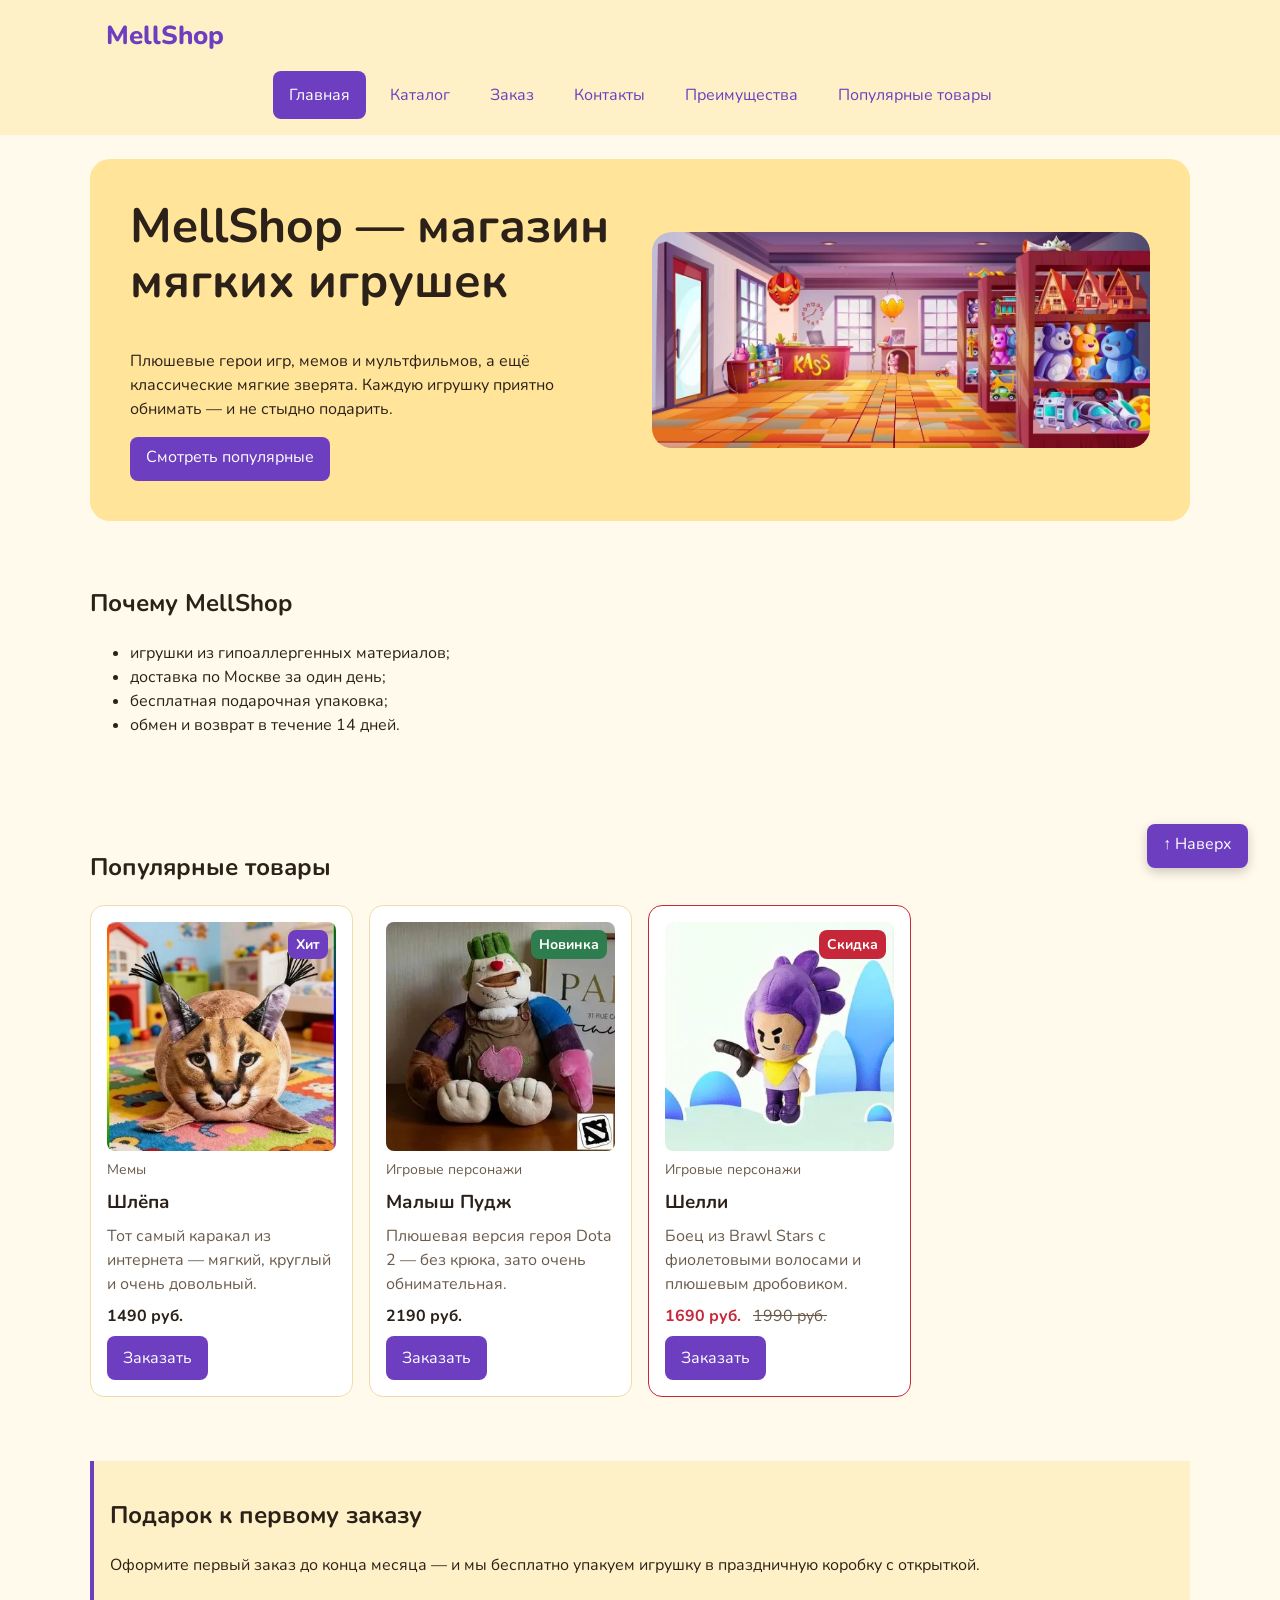
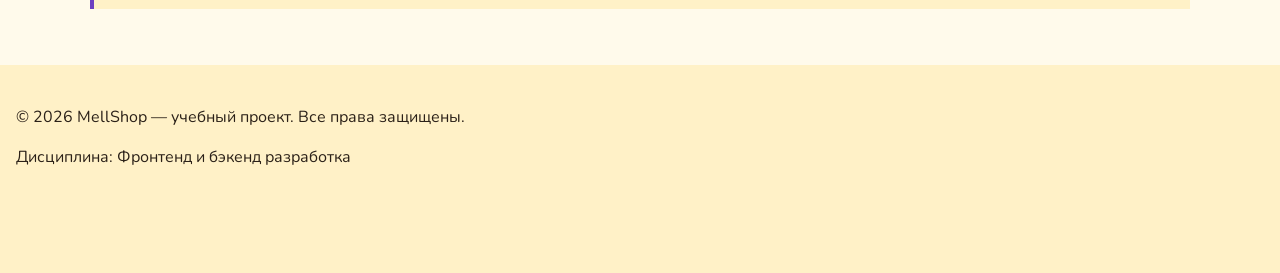
<file: index.html>
<!DOCTYPE html>
<html lang="ru">
<head>
  <meta charset="UTF-8">
  <meta name="viewport" content="width=device-width, initial-scale=1.0">
  <meta name="description" content="Главная страница магазина мягких игрушек MellShop: популярные товары, преимущества и форма заявки.">
  <meta property="og:type" content="website">
  <meta property="og:title" content="MellShop — магазин мягких игрушек">
  <meta property="og:description" content="Плюшевые герои игр, мемов и мультфильмов и классические мягкие зверята.">
  <meta property="og:image" content="https://aleksandr5325.github.io/kr3-responsive-shop/images/preview.jpg">
  <title>MellShop — магазин мягких игрушек</title>
  <link rel="stylesheet" href="css/style.css">
  <link rel="stylesheet" href="css/responsive.css">
  <script src="js/main.js" defer></script>
  <script src="js/ui.js" defer></script>
</head>
<body>
  <a class="button button--primary skip-link" href="#main">Перейти к содержимому</a>
  <header class="site-header">
    <div class="site-header__inner">
      <a class="site-header__logo" href="index.html">MellShop</a>

      <details class="mobile-menu" open>
        <summary class="mobile-menu__toggle">Меню</summary>
      <nav class="site-nav" aria-label="Основная навигация">
        <ul class="site-nav__list">
          <li class="site-nav__item"><a class="site-nav__link site-nav__link--active" href="index.html" aria-current="page">Главная</a></li>
          <li class="site-nav__item"><a class="site-nav__link" href="catalog.html">Каталог</a></li>
          <li class="site-nav__item"><a class="site-nav__link" href="order.html">Заказ</a></li>
          <li class="site-nav__item"><a class="site-nav__link" href="contacts.html">Контакты</a></li>
          <li class="site-nav__item"><a class="site-nav__link" href="index.html#advantages">Преимущества</a></li>
          <li class="site-nav__item"><a class="site-nav__link" href="index.html#popular">Популярные товары</a></li>
        </ul>
      </nav>
      </details>
    </div>
  </header>

  <main id="main" tabindex="-1">
    <section class="hero">
      <div class="hero__content">
      <h1 class="hero__title">MellShop — магазин мягких игрушек</h1>
      <p>
        Плюшевые герои игр, мемов и мультфильмов, а ещё классические мягкие зверята.
        Каждую игрушку приятно обнимать — и не стыдно подарить.
      </p>
      <a class="button button--primary" href="#popular">Смотреть популярные</a>
          </div>
      <picture>
        <source media="(min-width: 1200px)" srcset="images/hero-1155.jpg">
        <source media="(min-width: 768px)" srcset="images/hero-800.jpg">
        <img class="hero__image" src="images/hero-480.jpg" alt="Нарисованный магазин мягких игрушек" width="1155" height="500">
      </picture>
    </section>

    <section class="section" id="advantages">
      <h2 class="section__title">Почему MellShop</h2>

      <ul class="advantages-list">
        <li>игрушки из гипоаллергенных материалов;</li>
        <li>доставка по Москве за один день;</li>
        <li>бесплатная подарочная упаковка;</li>
        <li>обмен и возврат в течение 14 дней.</li>
      </ul>
    </section>

    <section class="section" id="popular">
      <h2 class="section__title">Популярные товары</h2>

      <div class="products-grid">
        <article class="product-card">
          <span class="product-card__badge">Хит</span>
          <picture>
              <source type="image/webp" srcset="images/shlepa-320.webp 320w, images/shlepa-480.webp 480w, images/shlepa.webp 800w" sizes="(min-width: 1280px) 224px, (min-width: 1024px) 316px, (min-width: 640px) calc((100vw - 96px) / 2), calc(100vw - 66px)">
<img
            class="product-card__image"
            src="images/shlepa.jpg"
            srcset="images/shlepa-320.jpg 320w, images/shlepa-480.jpg 480w, images/shlepa.jpg 800w"
            sizes="(min-width: 1280px) 224px, (min-width: 1024px) 316px, (min-width: 640px) calc((100vw - 96px) / 2), calc(100vw - 66px)"
            loading="lazy"
            alt="Мягкая игрушка Шлёпа — каракал с большими ушами"
            width="800"
            height="800"
          >
            </picture>
          <p class="product-card__category">Мемы</p>
          <h3 class="product-card__title">Шлёпа</h3>
          <p class="product-card__description">Тот самый каракал из интернета — мягкий, круглый и очень довольный.</p>
          <p class="product-card__price">1490 руб.</p>
          <button
            class="button button--primary product-card__button"
            type="button"
            data-product="Шлёпа"
          >
            Заказать
          </button>
        </article>

        <article class="product-card">
          <span class="product-card__badge product-card__badge--new">Новинка</span>
          <picture>
              <source type="image/webp" srcset="images/pudge-320.webp 320w, images/pudge-480.webp 480w, images/pudge.webp 800w" sizes="(min-width: 1280px) 224px, (min-width: 1024px) 316px, (min-width: 640px) calc((100vw - 96px) / 2), calc(100vw - 66px)">
<img
            class="product-card__image"
            src="images/pudge.jpg"
            srcset="images/pudge-320.jpg 320w, images/pudge-480.jpg 480w, images/pudge.jpg 800w"
            sizes="(min-width: 1280px) 224px, (min-width: 1024px) 316px, (min-width: 640px) calc((100vw - 96px) / 2), calc(100vw - 66px)"
            loading="lazy"
            alt="Мягкая игрушка Малыш Пудж из Dota 2"
            width="800"
            height="800"
          >
            </picture>
          <p class="product-card__category">Игровые персонажи</p>
          <h3 class="product-card__title">Малыш Пудж</h3>
          <p class="product-card__description">Плюшевая версия героя Dota 2 — без крюка, зато очень обнимательная.</p>
          <p class="product-card__price">2190 руб.</p>
          <button
            class="button button--primary product-card__button"
            type="button"
            data-product="Малыш Пудж"
          >
            Заказать
          </button>
        </article>

        <article class="product-card product-card--discount">
          <span class="product-card__badge product-card__badge--sale">Скидка</span>
          <picture>
              <source type="image/webp" srcset="images/shelly-320.webp 320w, images/shelly-480.webp 480w, images/shelly.webp 800w" sizes="(min-width: 1280px) 224px, (min-width: 1024px) 316px, (min-width: 640px) calc((100vw - 96px) / 2), calc(100vw - 66px)">
<img
            class="product-card__image"
            src="images/shelly.jpg"
            srcset="images/shelly-320.jpg 320w, images/shelly-480.jpg 480w, images/shelly.jpg 800w"
            sizes="(min-width: 1280px) 224px, (min-width: 1024px) 316px, (min-width: 640px) calc((100vw - 96px) / 2), calc(100vw - 66px)"
            loading="lazy"
            alt="Мягкая игрушка Шелли из Brawl Stars с фиолетовыми волосами"
            width="800"
            height="800"
          >
            </picture>
          <p class="product-card__category">Игровые персонажи</p>
          <h3 class="product-card__title">Шелли</h3>
          <p class="product-card__description">Боец из Brawl Stars с фиолетовыми волосами и плюшевым дробовиком.</p>
          <p class="product-card__price">
            1690 руб.
            <s class="product-card__old-price">1990 руб.</s>
          </p>
          <button
            class="button button--primary product-card__button"
            type="button"
            data-product="Шелли"
          >
            Заказать
          </button>
        </article>
      </div>
    </section>

    <aside class="aside-info">
      <h2>Подарок к первому заказу</h2>
      <p>
        Оформите первый заказ до конца месяца — и мы бесплатно упакуем игрушку
        в праздничную коробку с открыткой.
      </p>
    </aside>
  </main>

  <footer class="site-footer" id="contacts">
    <p>&copy; 2026 MellShop — учебный проект. Все права защищены.</p>
    <p>Дисциплина: Фронтенд и бэкенд разработка</p>
  </footer>

  <a class="button button--primary to-top" href="#">↑ Наверх</a>

  <dialog class="order-dialog" id="order-dialog" aria-labelledby="order-dialog-title">
    <h2 class="order-dialog__title" id="order-dialog-title">Оформление заявки</h2>

    <form class="order-form" id="order-form" action="#" method="post" novalidate>
      <input id="selected-product" name="selected-product" type="hidden">

      <div class="order-form__field">
        <label class="order-form__label" for="order-name">Имя</label>
        <input
          class="order-form__input"
          id="order-name"
          name="name"
          type="text"
          placeholder="Введите ваше имя"
          minlength="2"
          autocomplete="given-name"
          required
        >
      </div>

      <div class="order-form__field">
        <label class="order-form__label" for="order-email">E-mail</label>
        <input
          class="order-form__input"
          id="order-email"
          name="email"
          type="email"
          placeholder="example@mail.ru"
          autocomplete="email"
          required
        >
      </div>

      <div class="order-form__field">
        <label class="order-form__label" for="order-phone">Телефон</label>
        <input
          class="order-form__input"
          id="order-phone"
              aria-describedby="order-phone-hint"
          name="phone"
          type="tel"
          inputmode="tel"
          placeholder="+7 (900) 000-00-00"
          pattern="^\+7 \(\d{3}\) \d{3}-\d{2}-\d{2}$"
          required
        >
        <small class="order-form__hint" id="order-phone-hint">Формат: +7 (900) 000-00-00</small>
      </div>

      <div class="order-form__field">
        <label class="order-form__label" for="order-date">Дата связи</label>
        <input
          class="order-form__input"
          id="order-date"
          name="date"
          type="date"
        >
      </div>

      <div class="order-form__field">
        <label class="order-form__label" for="order-topic">Тема заявки</label>
        <select class="order-form__select" id="order-topic" name="topic" required>
          <option value="">Выберите тему</option>
          <option value="product">Заказ товара</option>
          <option value="consultation">Консультация</option>
          <option value="delivery">Доставка</option>
        </select>
      </div>

      <div class="order-form__field">
        <label class="order-form__label" for="order-comment">Комментарий</label>
        <textarea
          class="order-form__textarea"
          id="order-comment"
          name="comment"
          rows="4"
          placeholder="Укажите дополнительную информацию"
        ></textarea>
      </div>

      <div class="order-form__field order-form__field--checkbox">
        <label class="order-form__label">
          <input
            id="order-agreement"
            name="agreement"
            type="checkbox"
            required
          >
          Я согласен на обработку данных
        </label>
      </div>

      <div class="order-form__actions">
        <button class="button button--secondary" type="button" id="close-order-dialog">
          Закрыть
        </button>
        <button class="button button--primary" type="submit">
          Отправить заявку
        </button>
      </div>
    </form>
  </dialog>

  <p class="success-message" id="success-message" role="status" hidden>
    Форма успешно отправлена!
  </p>
</body>
</html>
</file>
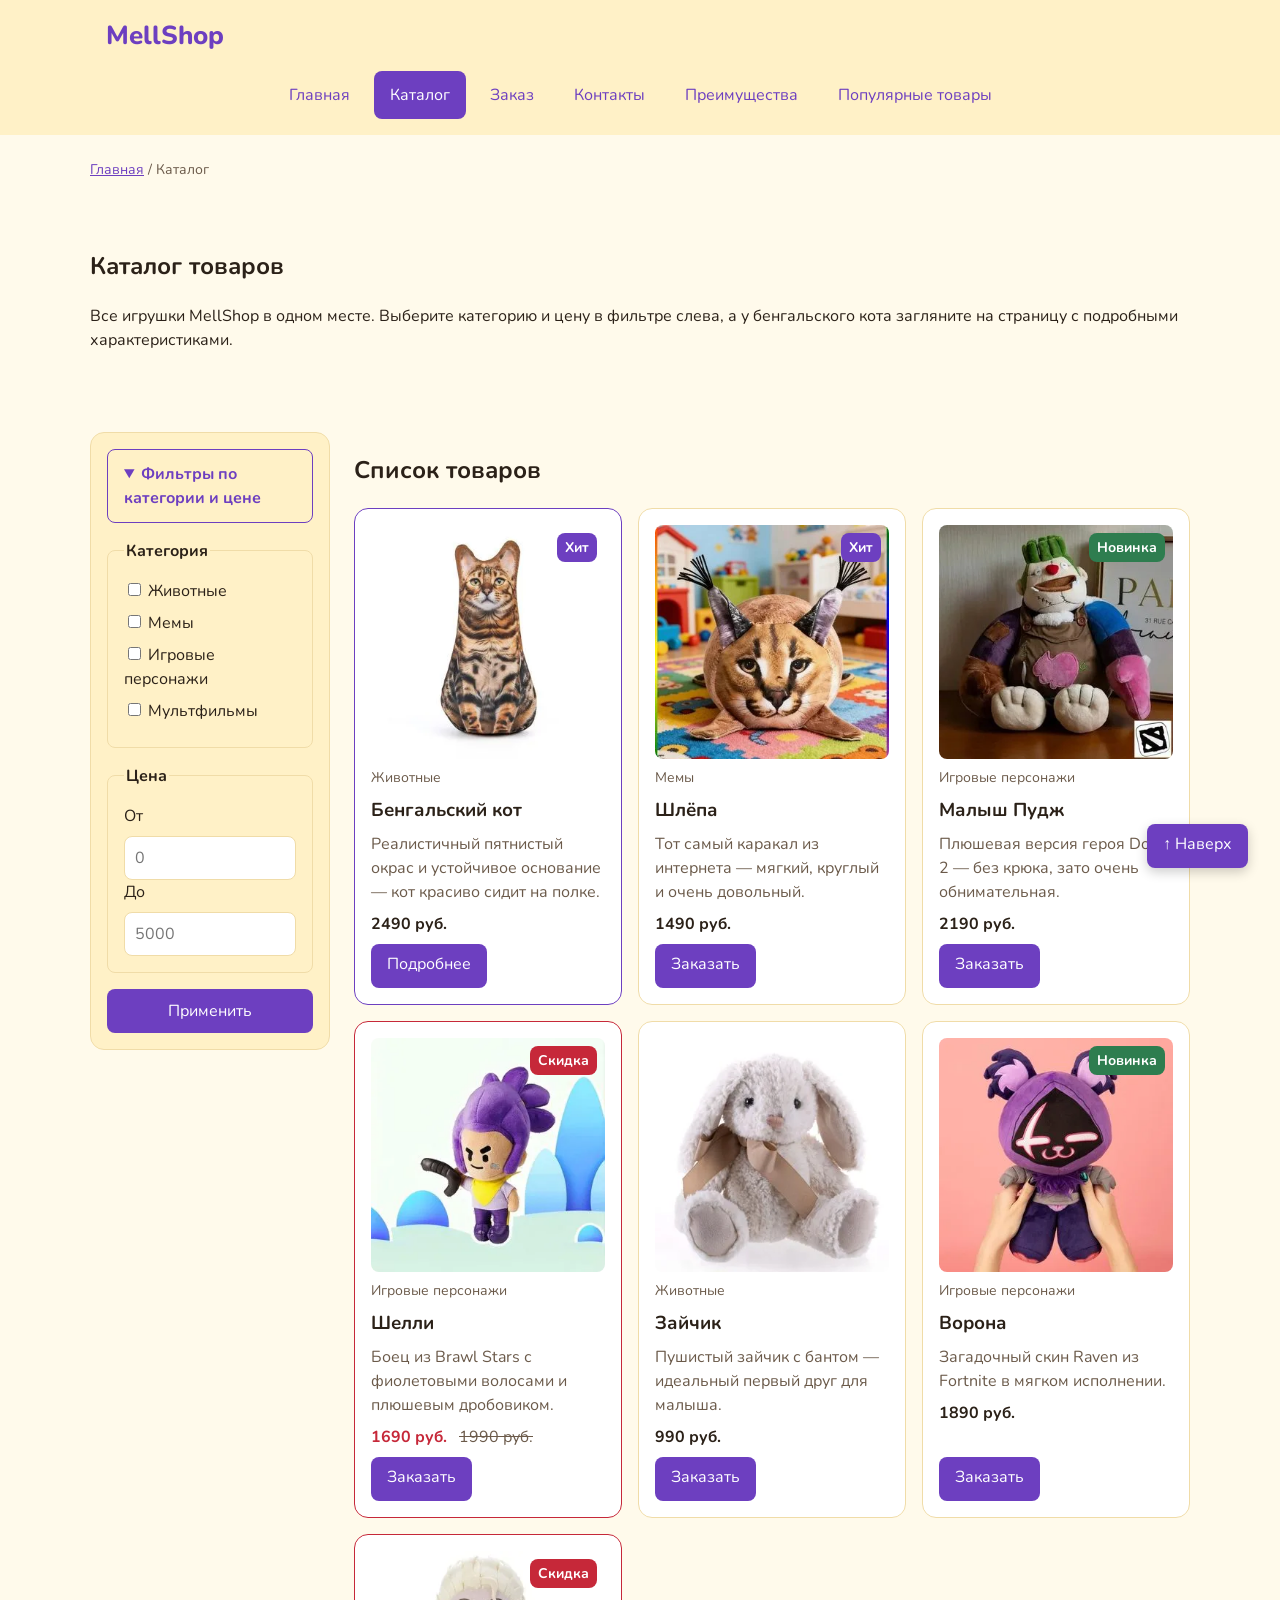
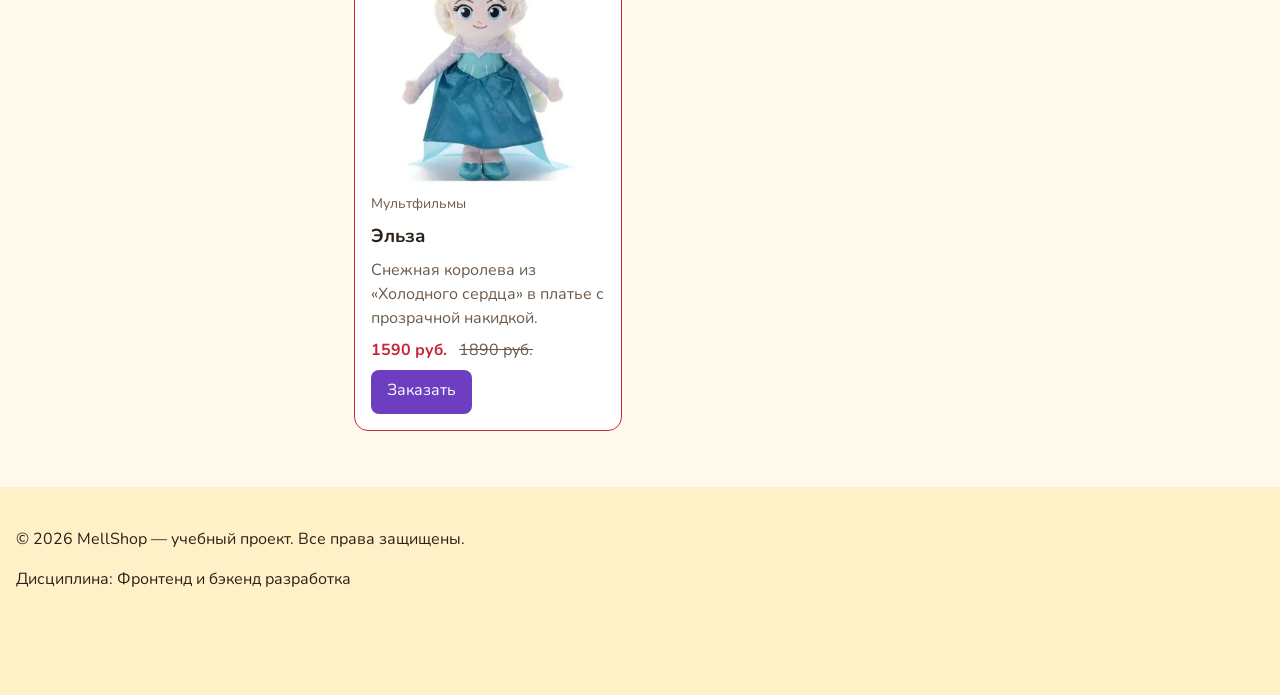
<file: catalog.html>
<!DOCTYPE html>
<html lang="ru">
<head>
  <meta charset="UTF-8">
  <meta name="viewport" content="width=device-width, initial-scale=1.0">
  <meta name="description" content="Каталог товаров магазина мягких игрушек MellShop.">
  <meta property="og:type" content="website">
  <meta property="og:title" content="Каталог товаров — MellShop">
  <meta property="og:description" content="Каталог товаров магазина мягких игрушек MellShop.">
  <meta property="og:image" content="https://aleksandr5325.github.io/kr3-responsive-shop/images/preview.jpg">
  <title>Каталог товаров — MellShop</title>
  <link rel="stylesheet" href="css/style.css">
  <link rel="stylesheet" href="css/responsive.css">
  <script src="js/ui.js" defer></script>
</head>
<body>
  <a class="button button--primary skip-link" href="#main">Перейти к содержимому</a>
  <header class="site-header">
    <div class="site-header__inner">
      <a class="site-header__logo" href="index.html">MellShop</a>

      <details class="mobile-menu" open>
        <summary class="mobile-menu__toggle">Меню</summary>
      <nav class="site-nav" aria-label="Основная навигация">
        <ul class="site-nav__list">
          <li class="site-nav__item"><a class="site-nav__link" href="index.html">Главная</a></li>
          <li class="site-nav__item"><a class="site-nav__link site-nav__link--active" href="catalog.html" aria-current="page">Каталог</a></li>
          <li class="site-nav__item"><a class="site-nav__link" href="order.html">Заказ</a></li>
          <li class="site-nav__item"><a class="site-nav__link" href="contacts.html">Контакты</a></li>
          <li class="site-nav__item"><a class="site-nav__link" href="index.html#advantages">Преимущества</a></li>
          <li class="site-nav__item"><a class="site-nav__link" href="index.html#popular">Популярные товары</a></li>
        </ul>
      </nav>
      </details>
    </div>
  </header>

  <main id="main" tabindex="-1">
    <nav class="breadcrumbs" aria-label="Хлебные крошки">
      <a class="breadcrumbs__link" href="index.html">Главная</a>
      <span class="breadcrumbs__current" aria-current="page">Каталог</span>
    </nav>

    <section class="section">
      <h1>Каталог товаров</h1>
      <p>
        Все игрушки MellShop в одном месте. Выберите категорию и цену в фильтре
        слева, а у бенгальского кота загляните на страницу с подробными характеристиками.
      </p>
    </section>

    <section class="catalog-layout">
      <aside class="catalog-filters">
        <details class="filter-panel" open>
          <summary class="filter-panel__toggle">Фильтры по категории и цене</summary>

        <form class="filters-form" action="#" method="get">
          <fieldset class="filters-form__group">
            <legend class="filters-form__legend">Категория</legend>

            <label class="filters-form__label">
              <input type="checkbox" name="category" value="animals">
              Животные
            </label>

            <label class="filters-form__label">
              <input type="checkbox" name="category" value="memes">
              Мемы
            </label>

            <label class="filters-form__label">
              <input type="checkbox" name="category" value="games">
              Игровые персонажи
            </label>

            <label class="filters-form__label">
              <input type="checkbox" name="category" value="cartoons">
              Мультфильмы
            </label>
          </fieldset>

          <fieldset class="filters-form__group">
            <legend class="filters-form__legend">Цена</legend>

            <label class="filters-form__label" for="price-from">От</label>
            <input class="filters-form__input" id="price-from" name="price-from" type="number" min="0" placeholder="0">

            <label class="filters-form__label" for="price-to">До</label>
            <input class="filters-form__input" id="price-to" name="price-to" type="number" min="0" placeholder="5000">
          </fieldset>

          <button class="button button--primary" type="submit">Применить</button>
        </form>
        </details>
      </aside>

      <section class="catalog-products">
        <h2>Список товаров</h2>

        <div class="products-grid">
          <article class="product-card product-card--featured">
            <span class="product-card__badge">Хит</span>
            <picture>
              <source type="image/webp" srcset="images/bengal-cat-320.webp 320w, images/bengal-cat-480.webp 480w, images/bengal-cat.webp 800w" sizes="(min-width: 1280px) 230px, (min-width: 1024px) 320px, (min-width: 640px) calc((100vw - 96px) / 2), calc(100vw - 66px)">
<img
              class="product-card__image"
              src="images/bengal-cat.jpg"
            srcset="images/bengal-cat-320.jpg 320w, images/bengal-cat-480.jpg 480w, images/bengal-cat.jpg 800w"
            sizes="(min-width: 1280px) 230px, (min-width: 1024px) 320px, (min-width: 640px) calc((100vw - 96px) / 2), calc(100vw - 66px)"
            loading="lazy"
              alt="Мягкая игрушка — бенгальский кот с пятнистым окрасом"
              width="800"
              height="800"
            >
            </picture>
            <p class="product-card__category">Животные</p>
            <h3 class="product-card__title">Бенгальский кот</h3>
            <p class="product-card__description">Реалистичный пятнистый окрас и устойчивое основание — кот красиво сидит на полке.</p>
            <p class="product-card__price">2490 руб.</p>
            <a class="button button--primary product-card__button" href="product.html">Подробнее</a>
          </article>

          <article class="product-card">
            <span class="product-card__badge">Хит</span>
            <picture>
              <source type="image/webp" srcset="images/shlepa-320.webp 320w, images/shlepa-480.webp 480w, images/shlepa.webp 800w" sizes="(min-width: 1280px) 230px, (min-width: 1024px) 320px, (min-width: 640px) calc((100vw - 96px) / 2), calc(100vw - 66px)">
<img
              class="product-card__image"
              src="images/shlepa.jpg"
            srcset="images/shlepa-320.jpg 320w, images/shlepa-480.jpg 480w, images/shlepa.jpg 800w"
            sizes="(min-width: 1280px) 230px, (min-width: 1024px) 320px, (min-width: 640px) calc((100vw - 96px) / 2), calc(100vw - 66px)"
            loading="lazy"
              alt="Мягкая игрушка Шлёпа — каракал с большими ушами"
              width="800"
              height="800"
            >
            </picture>
            <p class="product-card__category">Мемы</p>
            <h3 class="product-card__title">Шлёпа</h3>
            <p class="product-card__description">Тот самый каракал из интернета — мягкий, круглый и очень довольный.</p>
            <p class="product-card__price">1490 руб.</p>
            <a class="button button--primary product-card__button" href="order.html">Заказать</a>
          </article>

          <article class="product-card">
            <span class="product-card__badge product-card__badge--new">Новинка</span>
            <picture>
              <source type="image/webp" srcset="images/pudge-320.webp 320w, images/pudge-480.webp 480w, images/pudge.webp 800w" sizes="(min-width: 1280px) 230px, (min-width: 1024px) 320px, (min-width: 640px) calc((100vw - 96px) / 2), calc(100vw - 66px)">
<img
              class="product-card__image"
              src="images/pudge.jpg"
            srcset="images/pudge-320.jpg 320w, images/pudge-480.jpg 480w, images/pudge.jpg 800w"
            sizes="(min-width: 1280px) 230px, (min-width: 1024px) 320px, (min-width: 640px) calc((100vw - 96px) / 2), calc(100vw - 66px)"
            loading="lazy"
              alt="Мягкая игрушка Малыш Пудж из Dota 2"
              width="800"
              height="800"
            >
            </picture>
            <p class="product-card__category">Игровые персонажи</p>
            <h3 class="product-card__title">Малыш Пудж</h3>
            <p class="product-card__description">Плюшевая версия героя Dota 2 — без крюка, зато очень обнимательная.</p>
            <p class="product-card__price">2190 руб.</p>
            <a class="button button--primary product-card__button" href="order.html">Заказать</a>
          </article>

          <article class="product-card product-card--discount">
            <span class="product-card__badge product-card__badge--sale">Скидка</span>
            <picture>
              <source type="image/webp" srcset="images/shelly-320.webp 320w, images/shelly-480.webp 480w, images/shelly.webp 800w" sizes="(min-width: 1280px) 230px, (min-width: 1024px) 320px, (min-width: 640px) calc((100vw - 96px) / 2), calc(100vw - 66px)">
<img
              class="product-card__image"
              src="images/shelly.jpg"
            srcset="images/shelly-320.jpg 320w, images/shelly-480.jpg 480w, images/shelly.jpg 800w"
            sizes="(min-width: 1280px) 230px, (min-width: 1024px) 320px, (min-width: 640px) calc((100vw - 96px) / 2), calc(100vw - 66px)"
            loading="lazy"
              alt="Мягкая игрушка Шелли из Brawl Stars с фиолетовыми волосами"
              width="800"
              height="800"
            >
            </picture>
            <p class="product-card__category">Игровые персонажи</p>
            <h3 class="product-card__title">Шелли</h3>
            <p class="product-card__description">Боец из Brawl Stars с фиолетовыми волосами и плюшевым дробовиком.</p>
            <p class="product-card__price">
              1690 руб.
              <s class="product-card__old-price">1990 руб.</s>
            </p>
            <a class="button button--primary product-card__button" href="order.html">Заказать</a>
          </article>

          <article class="product-card">
            <picture>
              <source type="image/webp" srcset="images/bunny-320.webp 320w, images/bunny-480.webp 480w, images/bunny.webp 800w" sizes="(min-width: 1280px) 230px, (min-width: 1024px) 320px, (min-width: 640px) calc((100vw - 96px) / 2), calc(100vw - 66px)">
<img
              class="product-card__image"
              src="images/bunny.jpg"
            srcset="images/bunny-320.jpg 320w, images/bunny-480.jpg 480w, images/bunny.jpg 800w"
            sizes="(min-width: 1280px) 230px, (min-width: 1024px) 320px, (min-width: 640px) calc((100vw - 96px) / 2), calc(100vw - 66px)"
            loading="lazy"
              alt="Белый плюшевый зайчик с бантом"
              width="800"
              height="800"
            >
            </picture>
            <p class="product-card__category">Животные</p>
            <h3 class="product-card__title">Зайчик</h3>
            <p class="product-card__description">Пушистый зайчик с бантом — идеальный первый друг для малыша.</p>
            <p class="product-card__price">990 руб.</p>
            <a class="button button--primary product-card__button" href="order.html">Заказать</a>
          </article>

          <article class="product-card">
            <span class="product-card__badge product-card__badge--new">Новинка</span>
            <picture>
              <source type="image/webp" srcset="images/raven-320.webp 320w, images/raven-480.webp 480w, images/raven.webp 800w" sizes="(min-width: 1280px) 230px, (min-width: 1024px) 320px, (min-width: 640px) calc((100vw - 96px) / 2), calc(100vw - 66px)">
<img
              class="product-card__image"
              src="images/raven.jpg"
            srcset="images/raven-320.jpg 320w, images/raven-480.jpg 480w, images/raven.jpg 800w"
            sizes="(min-width: 1280px) 230px, (min-width: 1024px) 320px, (min-width: 640px) calc((100vw - 96px) / 2), calc(100vw - 66px)"
            loading="lazy"
              alt="Мягкая игрушка Ворона из Fortnite в фиолетовом капюшоне"
              width="800"
              height="800"
            >
            </picture>
            <p class="product-card__category">Игровые персонажи</p>
            <h3 class="product-card__title">Ворона</h3>
            <p class="product-card__description">Загадочный скин Raven из Fortnite в мягком исполнении.</p>
            <p class="product-card__price">1890 руб.</p>
            <a class="button button--primary product-card__button" href="order.html">Заказать</a>
          </article>

          <article class="product-card product-card--discount">
            <span class="product-card__badge product-card__badge--sale">Скидка</span>
            <picture>
              <source type="image/webp" srcset="images/elsa-320.webp 320w, images/elsa-480.webp 480w, images/elsa.webp 800w" sizes="(min-width: 1280px) 230px, (min-width: 1024px) 320px, (min-width: 640px) calc((100vw - 96px) / 2), calc(100vw - 66px)">
<img
              class="product-card__image"
              src="images/elsa.jpg"
            srcset="images/elsa-320.jpg 320w, images/elsa-480.jpg 480w, images/elsa.jpg 800w"
            sizes="(min-width: 1280px) 230px, (min-width: 1024px) 320px, (min-width: 640px) calc((100vw - 96px) / 2), calc(100vw - 66px)"
            loading="lazy"
              alt="Мягкая кукла Эльза из «Холодного сердца» в голубом платье"
              width="800"
              height="800"
            >
            </picture>
            <p class="product-card__category">Мультфильмы</p>
            <h3 class="product-card__title">Эльза</h3>
            <p class="product-card__description">Снежная королева из «Холодного сердца» в платье с прозрачной накидкой.</p>
            <p class="product-card__price">
              1590 руб.
              <s class="product-card__old-price">1890 руб.</s>
            </p>
            <a class="button button--primary product-card__button" href="order.html">Заказать</a>
          </article>
        </div>
      </section>
    </section>
  </main>

  <footer class="site-footer">
    <p>&copy; 2026 MellShop — учебный проект. Все права защищены.</p>
    <p>Дисциплина: Фронтенд и бэкенд разработка</p>
  </footer>

  <a class="button button--primary to-top" href="#">↑ Наверх</a>

</body>
</html>
</file>
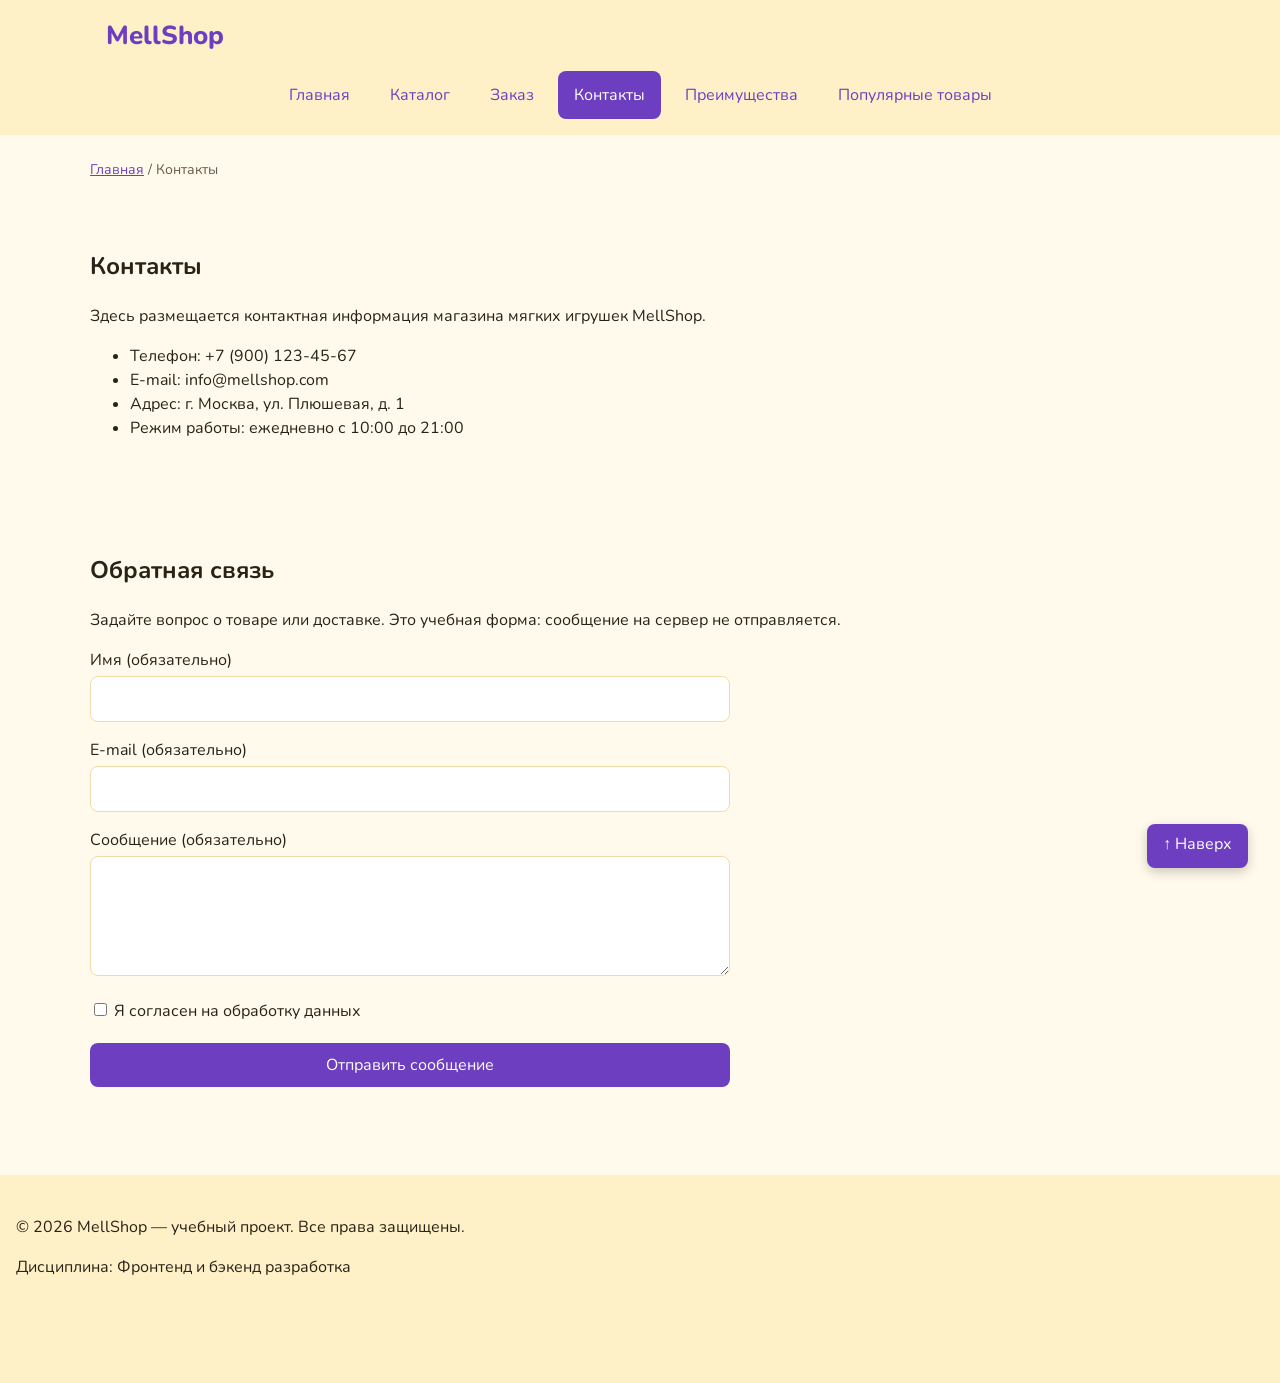
<file: contacts.html>
<!DOCTYPE html>
<html lang="ru">
<head>
  <meta charset="UTF-8">
  <meta name="viewport" content="width=device-width, initial-scale=1.0">
  <meta name="description" content="Контактная информация магазина мягких игрушек MellShop.">
  <meta property="og:type" content="website">
  <meta property="og:title" content="Контакты — MellShop">
  <meta property="og:description" content="Контактная информация магазина мягких игрушек MellShop.">
  <meta property="og:image" content="https://aleksandr5325.github.io/kr3-responsive-shop/images/preview.jpg">
  <title>Контакты — MellShop</title>
  <link rel="stylesheet" href="css/style.css">
  <link rel="stylesheet" href="css/responsive.css">
  <script src="js/ui.js" defer></script>
</head>
<body>
  <a class="button button--primary skip-link" href="#main">Перейти к содержимому</a>
  <header class="site-header">
    <div class="site-header__inner">
      <a class="site-header__logo" href="index.html">MellShop</a>

      <details class="mobile-menu" open>
        <summary class="mobile-menu__toggle">Меню</summary>
      <nav class="site-nav" aria-label="Основная навигация">
        <ul class="site-nav__list">
          <li class="site-nav__item"><a class="site-nav__link" href="index.html">Главная</a></li>
          <li class="site-nav__item"><a class="site-nav__link" href="catalog.html">Каталог</a></li>
          <li class="site-nav__item"><a class="site-nav__link" href="order.html">Заказ</a></li>
          <li class="site-nav__item"><a class="site-nav__link site-nav__link--active" href="contacts.html" aria-current="page">Контакты</a></li>
          <li class="site-nav__item"><a class="site-nav__link" href="index.html#advantages">Преимущества</a></li>
          <li class="site-nav__item"><a class="site-nav__link" href="index.html#popular">Популярные товары</a></li>
        </ul>
      </nav>
      </details>
    </div>
  </header>

  <main id="main" tabindex="-1">
    <nav class="breadcrumbs" aria-label="Хлебные крошки">
      <a class="breadcrumbs__link" href="index.html">Главная</a>
      <span class="breadcrumbs__current" aria-current="page">Контакты</span>
    </nav>

    <section class="section">
      <h1>Контакты</h1>
      <p>
        Здесь размещается контактная информация магазина мягких игрушек MellShop.
      </p>

      <ul>
        <li>Телефон: +7 (900) 123-45-67</li>
        <li>E-mail: info@mellshop.com</li>
        <li>Адрес: г. Москва, ул. Плюшевая, д. 1</li>
        <li>Режим работы: ежедневно с 10:00 до 21:00</li>
      </ul>
    </section>

    <section class="section" id="feedback">
      <h2 class="section__title">Обратная связь</h2>
      <p>Задайте вопрос о товаре или доставке. Это учебная форма: сообщение на сервер не отправляется.</p>
      <form class="order-form order-form--page" id="feedback-form">
        <div class="order-form__field">
          <label class="order-form__label" for="feedback-name">Имя (обязательно)</label>
          <input class="order-form__input" id="feedback-name" name="name" autocomplete="given-name" minlength="2" required>
        </div>
        <div class="order-form__field">
          <label class="order-form__label" for="feedback-email">E-mail (обязательно)</label>
          <input class="order-form__input" id="feedback-email" name="email" type="email" autocomplete="email" required>
        </div>
        <div class="order-form__field">
          <label class="order-form__label" for="feedback-message">Сообщение (обязательно)</label>
          <textarea class="order-form__textarea" id="feedback-message" name="message" minlength="10" required></textarea>
        </div>
        <label class="order-form__label"><input type="checkbox" name="agreement" required> Я согласен на обработку данных</label>
        <button class="button button--primary" type="submit">Отправить сообщение</button>
      </form>
      <p id="feedback-status" role="status" hidden>Проверка пройдена. В учебной версии сообщение не отправляется.</p>
    </section>
  </main>

  <footer class="site-footer">
    <p>&copy; 2026 MellShop — учебный проект. Все права защищены.</p>
    <p>Дисциплина: Фронтенд и бэкенд разработка</p>
  </footer>

  <a class="button button--primary to-top" href="#">↑ Наверх</a>

</body>
</html>
</file>
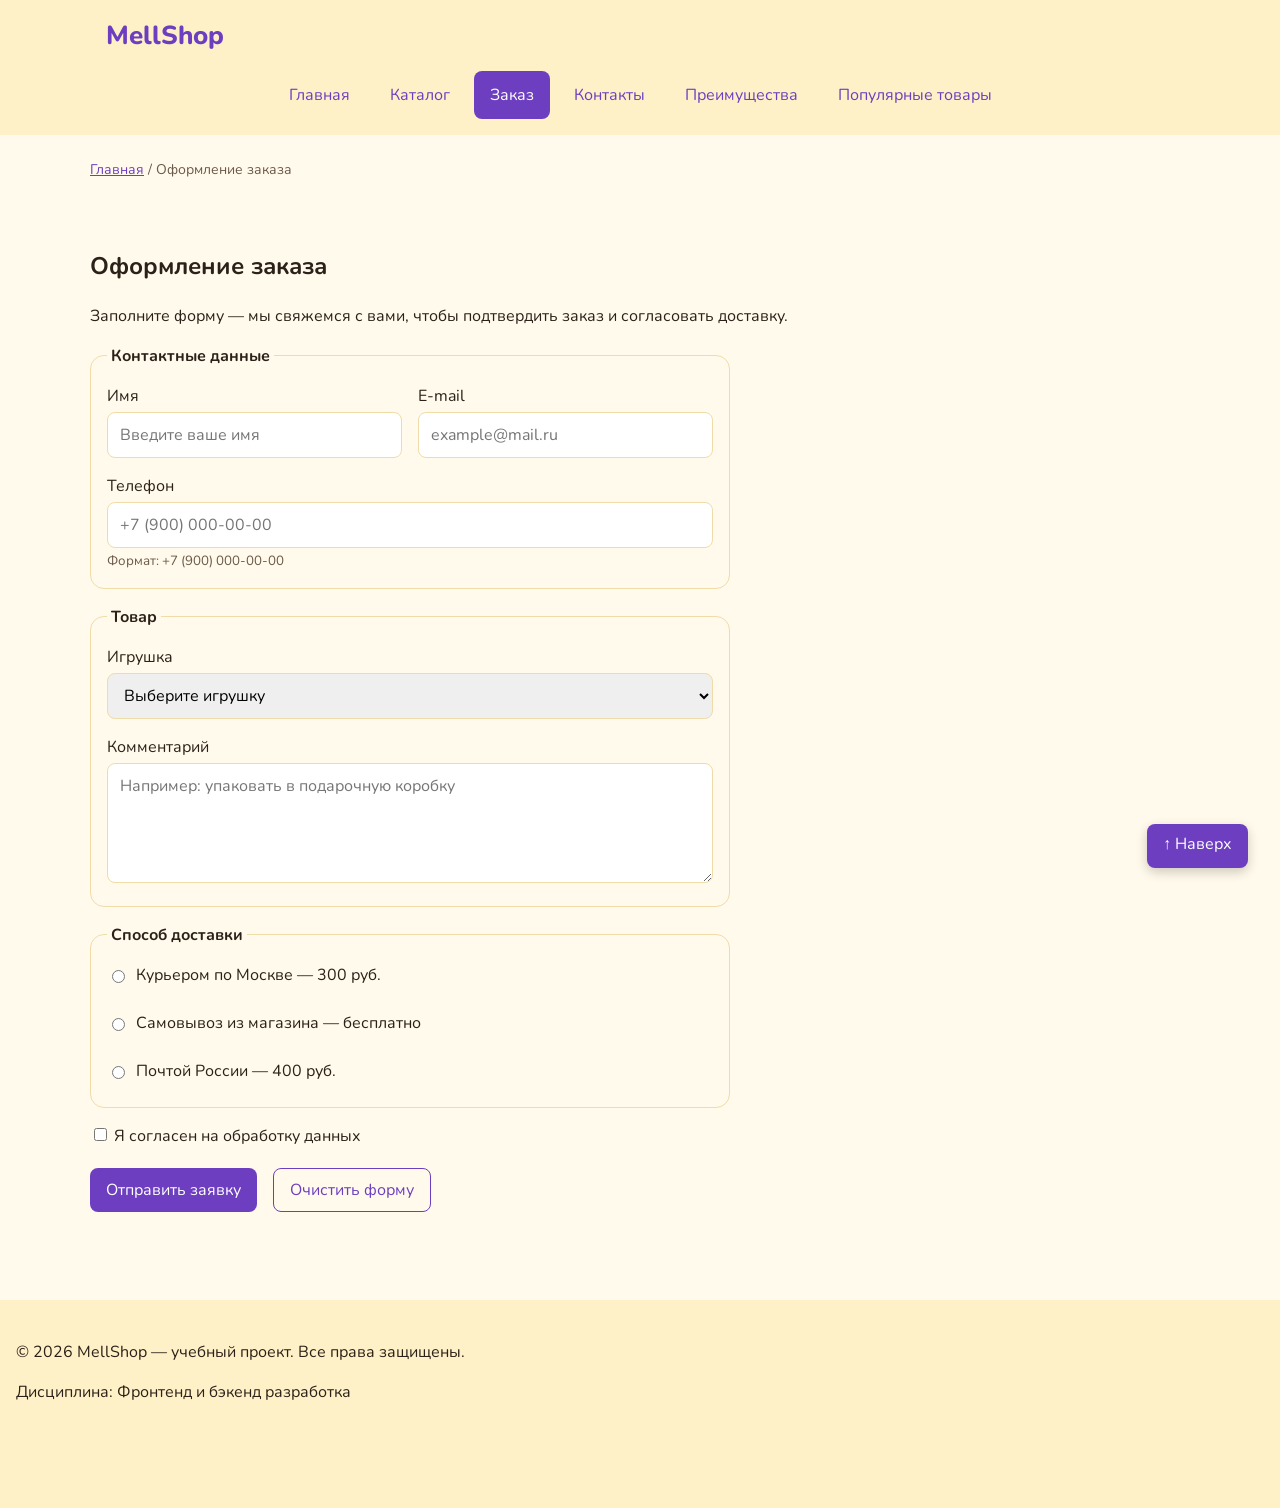
<file: order.html>
<!DOCTYPE html>
<html lang="ru">
<head>
  <meta charset="UTF-8">
  <meta name="viewport" content="width=device-width, initial-scale=1.0">
  <meta name="description" content="Оформление заказа мягкой игрушки в магазине MellShop: выбор товара, способа доставки и контактные данные.">
  <meta property="og:type" content="website">
  <meta property="og:title" content="Оформление заказа — MellShop">
  <meta property="og:description" content="Оформление заказа мягкой игрушки в магазине MellShop.">
  <meta property="og:image" content="https://aleksandr5325.github.io/kr3-responsive-shop/images/preview.jpg">
  <title>Оформление заказа — MellShop</title>
  <link rel="stylesheet" href="css/style.css">
  <link rel="stylesheet" href="css/responsive.css">
  <script src="js/ui.js" defer></script>
</head>
<body>
  <a class="button button--primary skip-link" href="#main">Перейти к содержимому</a>
  <header class="site-header">
    <div class="site-header__inner">
      <a class="site-header__logo" href="index.html">MellShop</a>

      <details class="mobile-menu" open>
        <summary class="mobile-menu__toggle">Меню</summary>
      <nav class="site-nav" aria-label="Основная навигация">
        <ul class="site-nav__list">
          <li class="site-nav__item"><a class="site-nav__link" href="index.html">Главная</a></li>
          <li class="site-nav__item"><a class="site-nav__link" href="catalog.html">Каталог</a></li>
          <li class="site-nav__item"><a class="site-nav__link site-nav__link--active" href="order.html" aria-current="page">Заказ</a></li>
          <li class="site-nav__item"><a class="site-nav__link" href="contacts.html">Контакты</a></li>
          <li class="site-nav__item"><a class="site-nav__link" href="index.html#advantages">Преимущества</a></li>
          <li class="site-nav__item"><a class="site-nav__link" href="index.html#popular">Популярные товары</a></li>
        </ul>
      </nav>
      </details>
    </div>
  </header>

  <main id="main" tabindex="-1">
    <nav class="breadcrumbs" aria-label="Хлебные крошки">
      <a class="breadcrumbs__link" href="index.html">Главная</a>
      <span class="breadcrumbs__current" aria-current="page">Оформление заказа</span>
    </nav>

    <section class="section">
      <h1>Оформление заказа</h1>
      <p>
        Заполните форму — мы свяжемся с вами, чтобы подтвердить заказ
        и согласовать доставку.
      </p>

      <form class="order-form order-form--page" action="#" method="post">
        <fieldset class="order-form__group order-form__group--columns">
          <legend class="order-form__legend">Контактные данные</legend>

          <div class="order-form__field">
            <label class="order-form__label" for="order-name">Имя</label>
            <input
              class="order-form__input"
              id="order-name"
              name="name"
              type="text"
              placeholder="Введите ваше имя"
              minlength="2"
              autocomplete="given-name"
              required
            >
          </div>

          <div class="order-form__field">
            <label class="order-form__label" for="order-email">E-mail</label>
            <input
              class="order-form__input"
              id="order-email"
              name="email"
              type="email"
              placeholder="example@mail.ru"
              autocomplete="email"
              required
            >
          </div>

          <div class="order-form__field order-form__field--wide">
            <label class="order-form__label" for="order-phone">Телефон</label>
            <input
              class="order-form__input"
              id="order-phone"
              aria-describedby="order-phone-hint"
              name="phone"
              type="tel"
              inputmode="tel"
              placeholder="+7 (900) 000-00-00"
              pattern="^\+7 \(\d{3}\) \d{3}-\d{2}-\d{2}$"
              required
            >
            <small class="order-form__hint" id="order-phone-hint">Формат: +7 (900) 000-00-00</small>
          </div>
        </fieldset>

        <fieldset class="order-form__group">
          <legend class="order-form__legend">Товар</legend>

          <div class="order-form__field">
            <label class="order-form__label" for="order-product">Игрушка</label>
            <select class="order-form__select" id="order-product" name="product" required>
              <option value="">Выберите игрушку</option>
              <option value="bengal-cat">Бенгальский кот — 2490 руб.</option>
              <option value="shlepa">Шлёпа — 1490 руб.</option>
              <option value="pudge">Малыш Пудж — 2190 руб.</option>
              <option value="shelly">Шелли — 1690 руб.</option>
              <option value="bunny">Зайчик — 990 руб.</option>
              <option value="raven">Ворона — 1890 руб.</option>
              <option value="elsa">Эльза — 1590 руб.</option>
            </select>
          </div>

          <div class="order-form__field">
            <label class="order-form__label" for="order-comment">Комментарий</label>
            <textarea
              class="order-form__textarea"
              id="order-comment"
              name="comment"
              rows="4"
              placeholder="Например: упаковать в подарочную коробку"
            ></textarea>
          </div>
        </fieldset>

        <fieldset class="order-form__group">
          <legend class="order-form__legend">Способ доставки</legend>

          <label class="order-form__option">
            <input type="radio" name="delivery" value="courier" required>
            Курьером по Москве — 300 руб.
          </label>

          <label class="order-form__option">
            <input type="radio" name="delivery" value="pickup">
            Самовывоз из магазина — бесплатно
          </label>

          <label class="order-form__option">
            <input type="radio" name="delivery" value="post">
            Почтой России — 400 руб.
          </label>
        </fieldset>

        <div class="order-form__field order-form__field--checkbox">
          <label class="order-form__label">
            <input id="order-agreement" name="agreement" type="checkbox" required>
            Я согласен на обработку данных
          </label>
        </div>

        <div class="order-form__actions">
          <button class="button button--primary" type="submit">Отправить заявку</button>
          <button class="button button--secondary" type="reset">Очистить форму</button>
        </div>
      </form>
    </section>
  </main>

  <footer class="site-footer">
    <p>&copy; 2026 MellShop — учебный проект. Все права защищены.</p>
    <p>Дисциплина: Фронтенд и бэкенд разработка</p>
  </footer>

  <a class="button button--primary to-top" href="#">↑ Наверх</a>

</body>
</html>
</file>
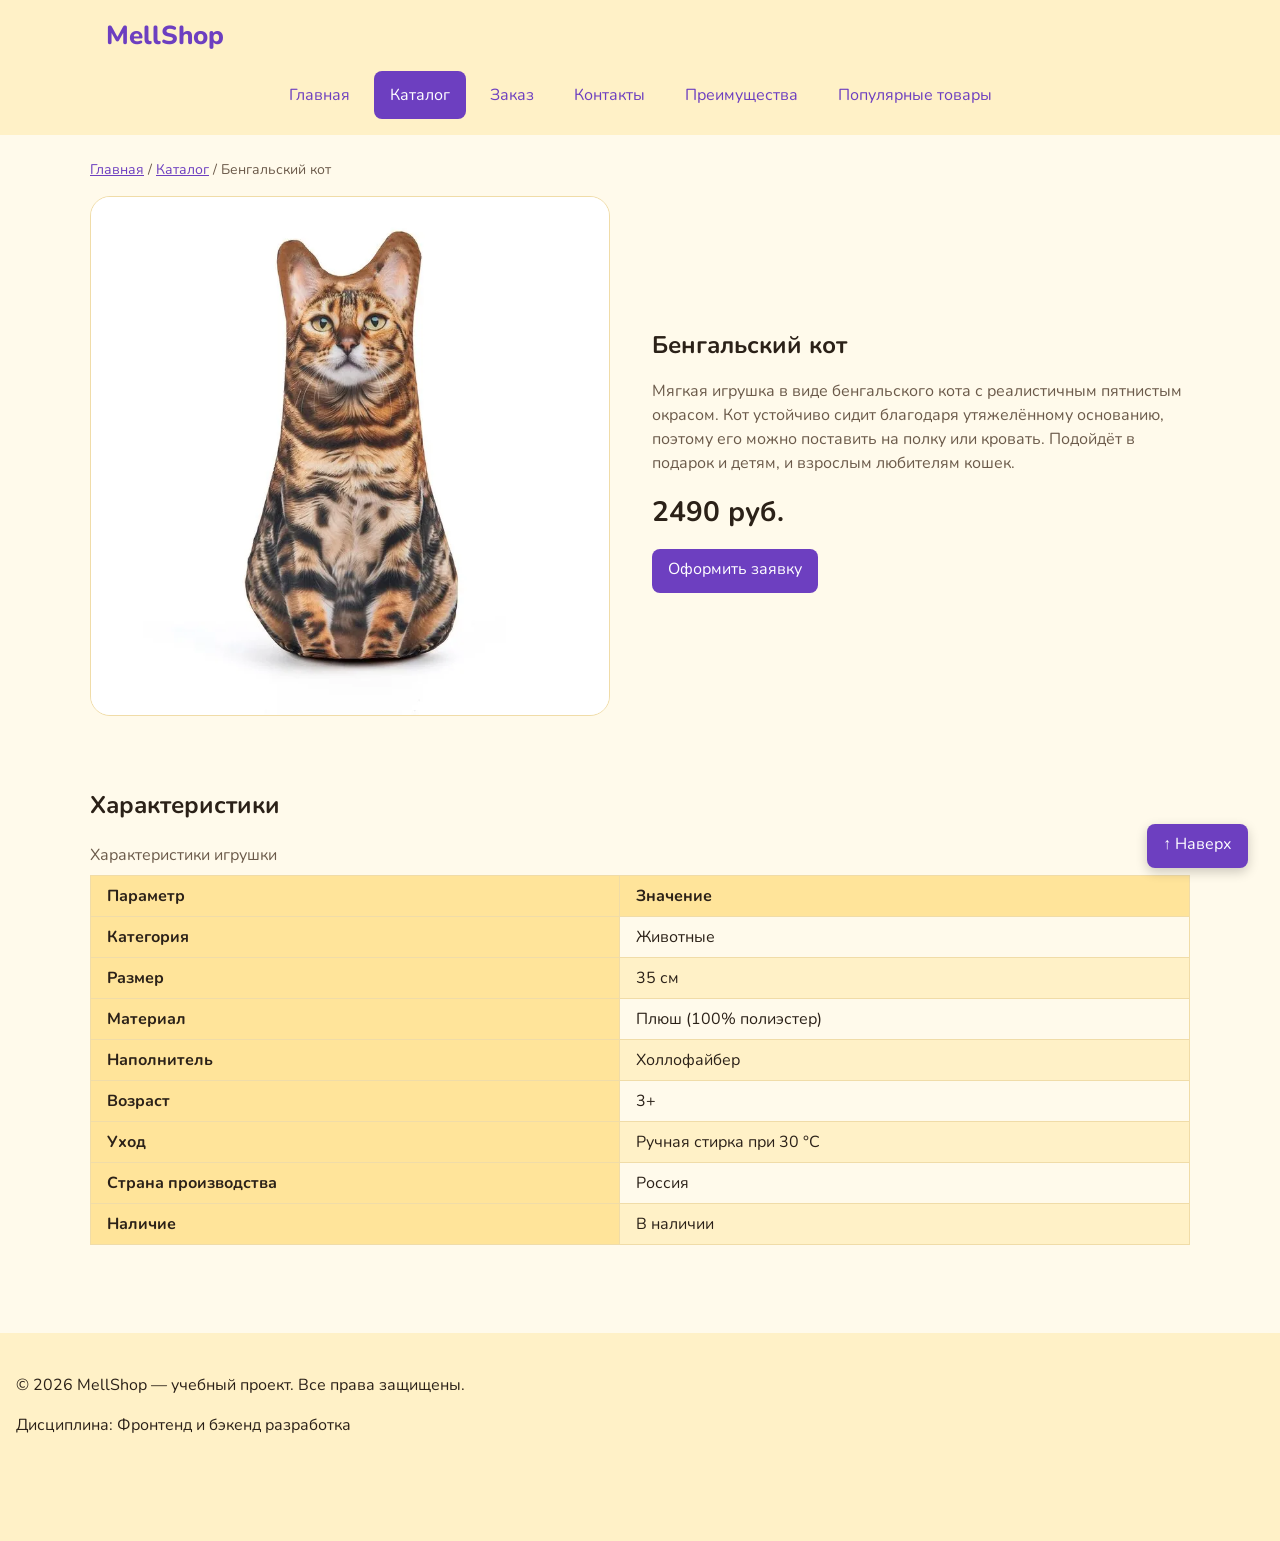
<file: product.html>
<!DOCTYPE html>
<html lang="ru">
<head>
  <meta charset="UTF-8">
  <meta name="viewport" content="width=device-width, initial-scale=1.0">
  <meta name="description" content="Мягкая игрушка «Бенгальский кот» в магазине MellShop: описание, характеристики и цена.">
  <meta property="og:type" content="website">
  <meta property="og:title" content="Бенгальский кот — MellShop">
  <meta property="og:description" content="Мягкая игрушка «Бенгальский кот» в магазине MellShop: описание, характеристики и цена.">
  <meta property="og:image" content="https://aleksandr5325.github.io/kr3-responsive-shop/images/preview.jpg">
  <title>Бенгальский кот — MellShop</title>
  <link rel="stylesheet" href="css/style.css">
  <link rel="stylesheet" href="css/responsive.css">
  <script src="js/ui.js" defer></script>
</head>
<body>
  <a class="button button--primary skip-link" href="#main">Перейти к содержимому</a>
  <header class="site-header">
    <div class="site-header__inner">
      <a class="site-header__logo" href="index.html">MellShop</a>

      <details class="mobile-menu" open>
        <summary class="mobile-menu__toggle">Меню</summary>
      <nav class="site-nav" aria-label="Основная навигация">
        <ul class="site-nav__list">
          <li class="site-nav__item"><a class="site-nav__link" href="index.html">Главная</a></li>
          <li class="site-nav__item"><a class="site-nav__link site-nav__link--active" href="catalog.html">Каталог</a></li>
          <li class="site-nav__item"><a class="site-nav__link" href="order.html">Заказ</a></li>
          <li class="site-nav__item"><a class="site-nav__link" href="contacts.html">Контакты</a></li>
          <li class="site-nav__item"><a class="site-nav__link" href="index.html#advantages">Преимущества</a></li>
          <li class="site-nav__item"><a class="site-nav__link" href="index.html#popular">Популярные товары</a></li>
        </ul>
      </nav>
      </details>
    </div>
  </header>

  <main id="main" tabindex="-1">
    <nav class="breadcrumbs" aria-label="Хлебные крошки">
      <a class="breadcrumbs__link" href="index.html">Главная</a>
      <a class="breadcrumbs__link" href="catalog.html">Каталог</a>
      <span class="breadcrumbs__current" aria-current="page">Бенгальский кот</span>
    </nav>

    <section class="product">
      <picture>
              <source type="image/webp" srcset="images/bengal-cat-320.webp 320w, images/bengal-cat-480.webp 480w, images/bengal-cat.webp 800w" sizes="(min-width: 900px) 520px, calc(100vw - 32px)">
<img
        class="product__image"
        src="images/bengal-cat.jpg"
            srcset="images/bengal-cat-320.jpg 320w, images/bengal-cat-480.jpg 480w, images/bengal-cat.jpg 800w"
            sizes="(min-width: 900px) 520px, calc(100vw - 32px)"
        alt="Мягкая игрушка — бенгальский кот с пятнистым окрасом"
        width="800"
        height="800"
      >
            </picture>

      <div class="product__info">
        <h1 class="product__title">Бенгальский кот</h1>
        <p class="product__description">
          Мягкая игрушка в виде бенгальского кота с реалистичным пятнистым окрасом.
          Кот устойчиво сидит благодаря утяжелённому основанию, поэтому его можно
          поставить на полку или кровать. Подойдёт в подарок и детям, и взрослым
          любителям кошек.
        </p>
        <p class="product__price">2490 руб.</p>
        <a class="button button--primary" href="order.html">Оформить заявку</a>
      </div>
    </section>

    <section class="section">
      <h2 class="section__title">Характеристики</h2>

<dl class="product-specs" aria-label="Характеристики игрушки">
        <div class="product-specs__item"><dt>Категория</dt><dd>Животные</dd></div>
        <div class="product-specs__item"><dt>Размер</dt><dd>35 см</dd></div>
        <div class="product-specs__item"><dt>Материал</dt><dd>Плюш (100% полиэстер)</dd></div>
        <div class="product-specs__item"><dt>Наполнитель</dt><dd>Холлофайбер</dd></div>
        <div class="product-specs__item"><dt>Возраст</dt><dd>3+</dd></div>
        <div class="product-specs__item"><dt>Уход</dt><dd>Ручная стирка при 30 °C</dd></div>
        <div class="product-specs__item"><dt>Страна производства</dt><dd>Россия</dd></div>
        <div class="product-specs__item"><dt>Наличие</dt><dd>В наличии</dd></div>
      </dl>
      <div class="table-wrapper product-table-desktop" tabindex="0" role="region" aria-label="Характеристики игрушки, таблица с прокруткой">
      <table class="product-table">
        <caption>Характеристики игрушки</caption>
        <thead>
          <tr>
            <th scope="col">Параметр</th>
            <th scope="col">Значение</th>
          </tr>
        </thead>
        <tbody>
          <tr>
            <th scope="row">Категория</th>
            <td>Животные</td>
          </tr>
          <tr>
            <th scope="row">Размер</th>
            <td>35 см</td>
          </tr>
          <tr>
            <th scope="row">Материал</th>
            <td>Плюш (100% полиэстер)</td>
          </tr>
          <tr>
            <th scope="row">Наполнитель</th>
            <td>Холлофайбер</td>
          </tr>
          <tr>
            <th scope="row">Возраст</th>
            <td>3+</td>
          </tr>
          <tr>
            <th scope="row">Уход</th>
            <td>Ручная стирка при 30 °C</td>
          </tr>
          <tr>
            <th scope="row">Страна производства</th>
            <td>Россия</td>
          </tr>
          <tr>
            <th scope="row">Наличие</th>
            <td>В наличии</td>
          </tr>
        </tbody>
      </table>
      </div>
    </section>
  </main>

  <footer class="site-footer">
    <p>&copy; 2026 MellShop — учебный проект. Все права защищены.</p>
    <p>Дисциплина: Фронтенд и бэкенд разработка</p>
  </footer>

  <a class="button button--primary to-top" href="#">↑ Наверх</a>
  
</body>
</html>
</file>
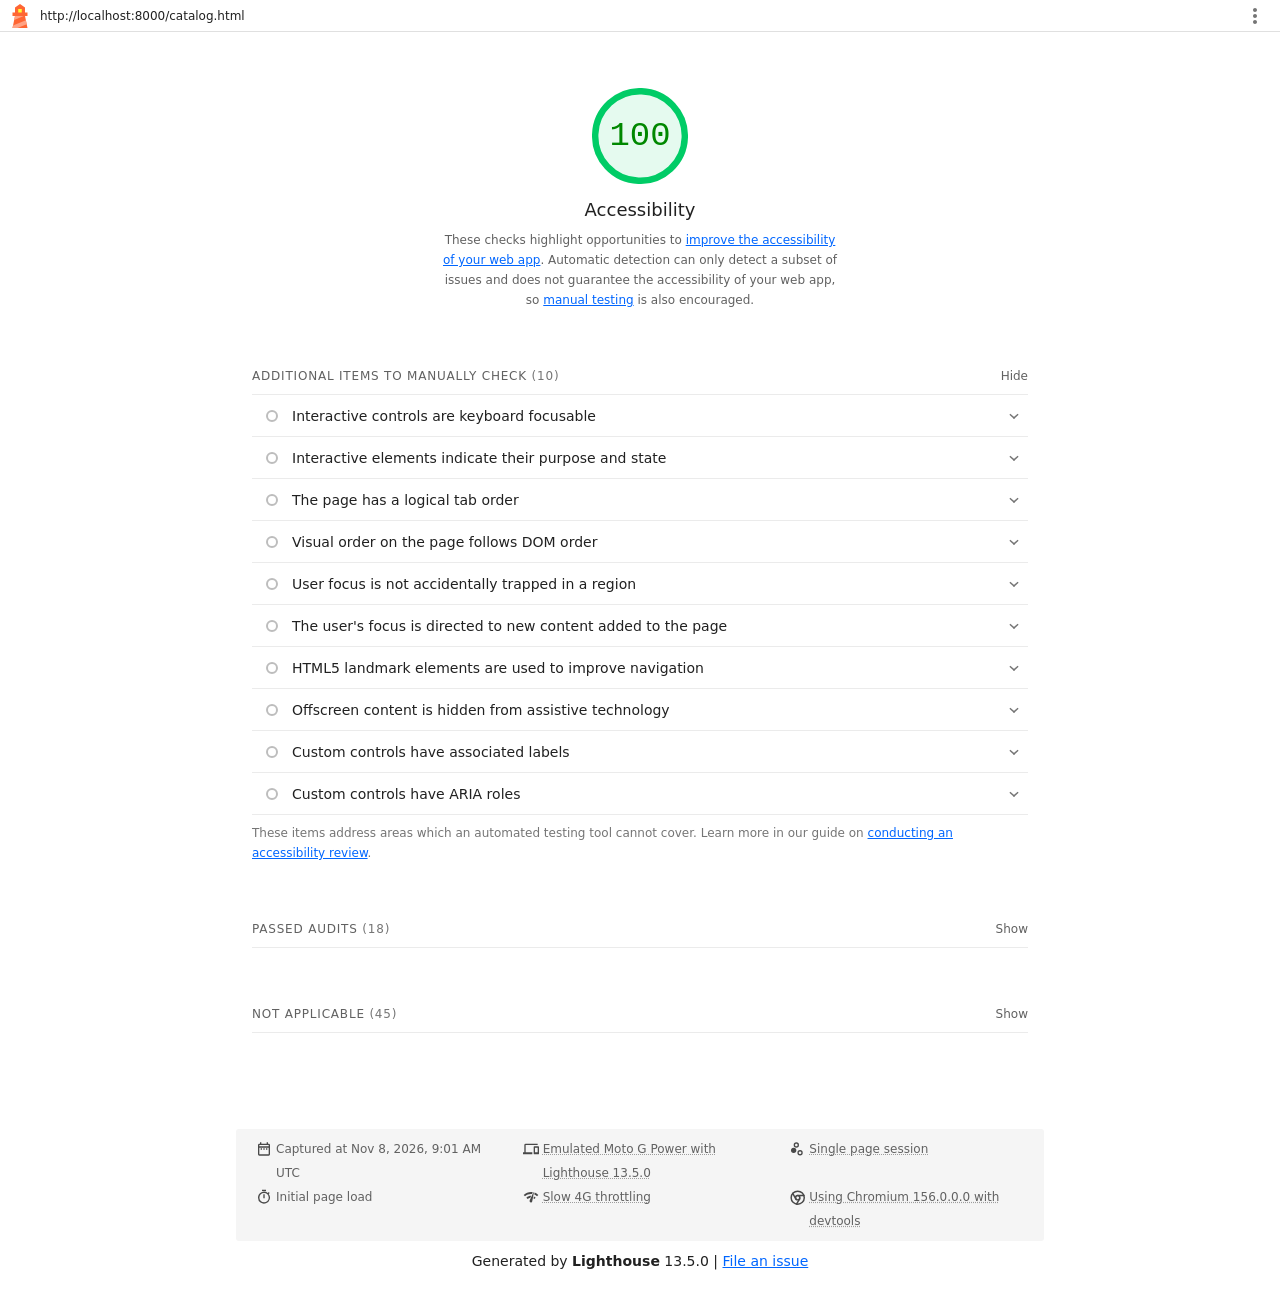
<file: lighthouse/catalog-accessibility.html>
<!--
@license
Copyright 2018 Google LLC
SPDX-License-Identifier: Apache-2.0
-->
<!doctype html>
<html lang="en">
<head>
  <meta charset="utf-8">
  <meta name="viewport" content="width=device-width, initial-scale=1, minimum-scale=1">
  <link rel="icon" href='data:image/svg+xml;utf8,<svg fill="none" xmlns="http://www.w3.org/2000/svg" viewBox="0 0 48 48"><path d="m14 7 10-7 10 7v10h5v7h-5l5 24H9l5-24H9v-7h5V7Z" fill="%23F63"/><path d="M31.561 24H14l-1.689 8.105L31.561 24ZM18.983 48H9l1.022-4.907L35.723 32.27l1.663 7.98L18.983 48Z" fill="%23FFA385"/><path fill="%23FF3" d="M20.5 10h7v7h-7z"/></svg>'>
  <title>Lighthouse Report</title>
  <style>body {margin: 0}</style>
</head>
<body>
  <noscript>Lighthouse report requires JavaScript. Please enable.</noscript>

  <div id="lh-log"></div>

  <script>window.__LIGHTHOUSE_JSON__ = {"lighthouseVersion":"13.5.0","requestedUrl":"http://localhost:8000/catalog.html","mainDocumentUrl":"http://localhost:8000/catalog.html","finalDisplayedUrl":"http://localhost:8000/catalog.html","finalUrl":"http://localhost:8000/catalog.html","fetchTime":"2026-11-08T09:01:17.022Z","gatherMode":"navigation","runWarnings":[],"userAgent":"Mozilla/5.0 (Macintosh; Intel Mac OS X 10_15_7) AppleWebKit/537.36 (KHTML, like Gecko) Chrome/156.0.0.0 Safari/537.36","environment":{"networkUserAgent":"Mozilla/5.0 (Linux; Android 11; moto g power (2022)) AppleWebKit/537.36 (KHTML, like Gecko) Chrome/156.0.0.0 Mobile Safari/537.36","hostUserAgent":"Mozilla/5.0 (Macintosh; Intel Mac OS X 10_15_7) AppleWebKit/537.36 (KHTML, like Gecko) Chrome/156.0.0.0 Safari/537.36","benchmarkIndex":3227.5,"credits":{"axe-core":"4.13.0"}},"audits":{"accesskeys":{"id":"accesskeys","title":"`[accesskey]` values are unique","description":"Access keys let users quickly focus a part of the page. For proper navigation, each access key must be unique. [Learn more about access keys](https://dequeuniversity.com/rules/axe/4.13/accesskeys).","score":null,"scoreDisplayMode":"notApplicable"},"aria-allowed-attr":{"id":"aria-allowed-attr","title":"`[aria-*]` attributes match their roles","description":"Each ARIA `role` supports a specific subset of `aria-*` attributes. Mismatching these invalidates the `aria-*` attributes. [Learn how to match ARIA attributes to their roles](https://dequeuniversity.com/rules/axe/4.13/aria-allowed-attr).","score":1,"scoreDisplayMode":"binary","details":{"type":"table","headings":[{"key":"node","valueType":"node","subItemsHeading":{"key":"relatedNode","valueType":"node"},"label":"Failing Elements"}],"items":[]}},"aria-allowed-role":{"id":"aria-allowed-role","title":"Uses ARIA roles only on compatible elements","description":"Many HTML elements can only be assigned certain ARIA roles. Using ARIA roles where they are not allowed can interfere with the accessibility of the web page. [Learn more about ARIA roles](https://dequeuniversity.com/rules/axe/4.13/aria-allowed-role).","score":null,"scoreDisplayMode":"notApplicable"},"aria-command-name":{"id":"aria-command-name","title":"`button`, `link`, and `menuitem` elements have accessible names","description":"When an element doesn't have an accessible name, screen readers announce it with a generic name, making it unusable for users who rely on screen readers. [Learn how to make command elements more accessible](https://dequeuniversity.com/rules/axe/4.13/aria-command-name).","score":null,"scoreDisplayMode":"notApplicable"},"aria-conditional-attr":{"id":"aria-conditional-attr","title":"ARIA attributes are used as specified for the element's role","description":"Some ARIA attributes are only allowed on an element under certain conditions. [Learn more about conditional ARIA attributes](https://dequeuniversity.com/rules/axe/4.13/aria-conditional-attr).","score":1,"scoreDisplayMode":"binary","details":{"type":"table","headings":[{"key":"node","valueType":"node","subItemsHeading":{"key":"relatedNode","valueType":"node"},"label":"Failing Elements"}],"items":[]}},"aria-deprecated-role":{"id":"aria-deprecated-role","title":"Deprecated ARIA roles were not used","description":"Deprecated ARIA roles may not be processed correctly by assistive technology. [Learn more about deprecated ARIA roles](https://dequeuniversity.com/rules/axe/4.13/aria-deprecated-role).","score":null,"scoreDisplayMode":"notApplicable"},"aria-dialog-name":{"id":"aria-dialog-name","title":"Elements with `role=\"dialog\"` or `role=\"alertdialog\"` have accessible names.","description":"ARIA dialog elements without accessible names may prevent screen readers users from discerning the purpose of these elements. [Learn how to make ARIA dialog elements more accessible](https://dequeuniversity.com/rules/axe/4.13/aria-dialog-name).","score":null,"scoreDisplayMode":"notApplicable"},"aria-hidden-body":{"id":"aria-hidden-body","title":"`[aria-hidden=\"true\"]` is not present on the document `\u003cbody>`","description":"Assistive technologies, like screen readers, work inconsistently when `aria-hidden=\"true\"` is set on the document `\u003cbody>`. [Learn how `aria-hidden` affects the document body](https://dequeuniversity.com/rules/axe/4.13/aria-hidden-body).","score":1,"scoreDisplayMode":"binary","details":{"type":"table","headings":[{"key":"node","valueType":"node","subItemsHeading":{"key":"relatedNode","valueType":"node"},"label":"Failing Elements"}],"items":[]}},"aria-hidden-focus":{"id":"aria-hidden-focus","title":"`[aria-hidden=\"true\"]` elements do not contain focusable descendents","description":"Focusable descendents within an `[aria-hidden=\"true\"]` element prevent those interactive elements from being available to users of assistive technologies like screen readers. [Learn how `aria-hidden` affects focusable elements](https://dequeuniversity.com/rules/axe/4.13/aria-hidden-focus).","score":null,"scoreDisplayMode":"notApplicable"},"aria-input-field-name":{"id":"aria-input-field-name","title":"ARIA input fields have accessible names","description":"When an input field doesn't have an accessible name, screen readers announce it with a generic name, making it unusable for users who rely on screen readers. [Learn more about input field labels](https://dequeuniversity.com/rules/axe/4.13/aria-input-field-name).","score":null,"scoreDisplayMode":"notApplicable"},"aria-meter-name":{"id":"aria-meter-name","title":"ARIA `meter` elements have accessible names","description":"When a meter element doesn't have an accessible name, screen readers announce it with a generic name, making it unusable for users who rely on screen readers. [Learn how to name `meter` elements](https://dequeuniversity.com/rules/axe/4.13/aria-meter-name).","score":null,"scoreDisplayMode":"notApplicable"},"aria-progressbar-name":{"id":"aria-progressbar-name","title":"ARIA `progressbar` elements have accessible names","description":"When a `progressbar` element doesn't have an accessible name, screen readers announce it with a generic name, making it unusable for users who rely on screen readers. [Learn how to label `progressbar` elements](https://dequeuniversity.com/rules/axe/4.13/aria-progressbar-name).","score":null,"scoreDisplayMode":"notApplicable"},"aria-prohibited-attr":{"id":"aria-prohibited-attr","title":"Elements use only permitted ARIA attributes","description":"Using ARIA attributes in roles where they are prohibited can mean that important information is not communicated to users of assistive technologies. [Learn more about prohibited ARIA roles](https://dequeuniversity.com/rules/axe/4.13/aria-prohibited-attr).","score":1,"scoreDisplayMode":"binary","details":{"type":"table","headings":[{"key":"node","valueType":"node","subItemsHeading":{"key":"relatedNode","valueType":"node"},"label":"Failing Elements"}],"items":[]}},"aria-required-attr":{"id":"aria-required-attr","title":"`[role]`s have all required `[aria-*]` attributes","description":"Some ARIA roles have required attributes that describe the state of the element to screen readers. [Learn more about roles and required attributes](https://dequeuniversity.com/rules/axe/4.13/aria-required-attr).","score":null,"scoreDisplayMode":"notApplicable"},"aria-required-children":{"id":"aria-required-children","title":"Elements with an ARIA `[role]` that require children to contain a specific `[role]` have all required children.","description":"Some ARIA parent roles must contain specific child roles to perform their intended accessibility functions. [Learn more about roles and required children elements](https://dequeuniversity.com/rules/axe/4.13/aria-required-children).","score":null,"scoreDisplayMode":"notApplicable"},"aria-required-parent":{"id":"aria-required-parent","title":"`[role]`s are contained by their required parent element","description":"Some ARIA child roles must be contained by specific parent roles to properly perform their intended accessibility functions. [Learn more about ARIA roles and required parent element](https://dequeuniversity.com/rules/axe/4.13/aria-required-parent).","score":null,"scoreDisplayMode":"notApplicable"},"aria-roles":{"id":"aria-roles","title":"`[role]` values are valid","description":"ARIA roles must have valid values in order to perform their intended accessibility functions. [Learn more about valid ARIA roles](https://dequeuniversity.com/rules/axe/4.13/aria-roles).","score":null,"scoreDisplayMode":"notApplicable"},"aria-text":{"id":"aria-text","title":"Elements with the `role=text` attribute do not have focusable descendents.","description":"Adding `role=text` around a text node split by markup enables VoiceOver to treat it as one phrase, but the element's focusable descendents will not be announced. [Learn more about the `role=text` attribute](https://dequeuniversity.com/rules/axe/4.13/aria-text).","score":null,"scoreDisplayMode":"notApplicable"},"aria-toggle-field-name":{"id":"aria-toggle-field-name","title":"ARIA toggle fields have accessible names","description":"When a toggle field doesn't have an accessible name, screen readers announce it with a generic name, making it unusable for users who rely on screen readers. [Learn more about toggle fields](https://dequeuniversity.com/rules/axe/4.13/aria-toggle-field-name).","score":null,"scoreDisplayMode":"notApplicable"},"aria-tooltip-name":{"id":"aria-tooltip-name","title":"ARIA `tooltip` elements have accessible names","description":"When a tooltip element doesn't have an accessible name, screen readers announce it with a generic name, making it unusable for users who rely on screen readers. [Learn how to name `tooltip` elements](https://dequeuniversity.com/rules/axe/4.13/aria-tooltip-name).","score":null,"scoreDisplayMode":"notApplicable"},"aria-treeitem-name":{"id":"aria-treeitem-name","title":"ARIA `treeitem` elements have accessible names","description":"When a `treeitem` element doesn't have an accessible name, screen readers announce it with a generic name, making it unusable for users who rely on screen readers. [Learn more about labeling `treeitem` elements](https://dequeuniversity.com/rules/axe/4.13/aria-treeitem-name).","score":null,"scoreDisplayMode":"notApplicable"},"aria-valid-attr-value":{"id":"aria-valid-attr-value","title":"`[aria-*]` attributes have valid values","description":"Assistive technologies, like screen readers, can't interpret ARIA attributes with invalid values. [Learn more about valid values for ARIA attributes](https://dequeuniversity.com/rules/axe/4.13/aria-valid-attr-value).","score":1,"scoreDisplayMode":"binary","details":{"type":"table","headings":[{"key":"node","valueType":"node","subItemsHeading":{"key":"relatedNode","valueType":"node"},"label":"Failing Elements"}],"items":[]}},"aria-valid-attr":{"id":"aria-valid-attr","title":"`[aria-*]` attributes are valid and not misspelled","description":"Assistive technologies, like screen readers, can't interpret ARIA attributes with invalid names. [Learn more about valid ARIA attributes](https://dequeuniversity.com/rules/axe/4.13/aria-valid-attr).","score":1,"scoreDisplayMode":"binary","details":{"type":"table","headings":[{"key":"node","valueType":"node","subItemsHeading":{"key":"relatedNode","valueType":"node"},"label":"Failing Elements"}],"items":[]}},"button-name":{"id":"button-name","title":"Buttons have an accessible name","description":"When a button doesn't have an accessible name, screen readers announce it as \"button\", making it unusable for users who rely on screen readers. [Learn how to make buttons more accessible](https://dequeuniversity.com/rules/axe/4.13/button-name).","score":null,"scoreDisplayMode":"notApplicable"},"bypass":{"id":"bypass","title":"The page contains a heading, skip link, or landmark region","description":"Adding ways to bypass repetitive content lets keyboard users navigate the page more efficiently. [Learn more about bypass blocks](https://dequeuniversity.com/rules/axe/4.13/bypass).","score":null,"scoreDisplayMode":"notApplicable"},"color-contrast":{"id":"color-contrast","title":"Background and foreground colors have a sufficient contrast ratio","description":"Low-contrast text is difficult or impossible for many users to read. [Learn how to provide sufficient color contrast](https://dequeuniversity.com/rules/axe/4.13/color-contrast).","score":1,"scoreDisplayMode":"binary","details":{"type":"table","headings":[{"key":"node","valueType":"node","subItemsHeading":{"key":"relatedNode","valueType":"node"},"label":"Failing Elements"}],"items":[]}},"definition-list":{"id":"definition-list","title":"`\u003cdl>`'s contain only properly-ordered `\u003cdt>` and `\u003cdd>` groups, `\u003cscript>`, `\u003ctemplate>` or `\u003cdiv>` elements.","description":"When definition lists are not properly marked up, screen readers may produce confusing or inaccurate output. [Learn how to structure definition lists correctly](https://dequeuniversity.com/rules/axe/4.13/definition-list).","score":null,"scoreDisplayMode":"notApplicable"},"dlitem":{"id":"dlitem","title":"Definition list items are wrapped in `\u003cdl>` elements","description":"Definition list items (`\u003cdt>` and `\u003cdd>`) must be wrapped in a parent `\u003cdl>` element to ensure that screen readers can properly announce them. [Learn how to structure definition lists correctly](https://dequeuniversity.com/rules/axe/4.13/dlitem).","score":null,"scoreDisplayMode":"notApplicable"},"document-title":{"id":"document-title","title":"Document has a `\u003ctitle>` element","description":"The title gives screen reader users an overview of the page, and search engine users rely on it heavily to determine if a page is relevant to their search. [Learn more about document titles](https://dequeuniversity.com/rules/axe/4.13/document-title).","score":1,"scoreDisplayMode":"binary","details":{"type":"table","headings":[{"key":"node","valueType":"node","subItemsHeading":{"key":"relatedNode","valueType":"node"},"label":"Failing Elements"}],"items":[]}},"duplicate-id-aria":{"id":"duplicate-id-aria","title":"ARIA IDs are unique","description":"The value of an ARIA ID must be unique to prevent other instances from being overlooked by assistive technologies. [Learn how to fix duplicate ARIA IDs](https://dequeuniversity.com/rules/axe/4.13/duplicate-id-aria).","score":null,"scoreDisplayMode":"notApplicable"},"empty-heading":{"id":"empty-heading","title":"All heading elements contain content.","description":"A heading with no content or inaccessible text prevent screen reader users from accessing information on the page's structure. [Learn more about headings](https://dequeuniversity.com/rules/axe/4.13/empty-heading).","score":null,"scoreDisplayMode":"notApplicable"},"form-field-multiple-labels":{"id":"form-field-multiple-labels","title":"No form fields have multiple labels","description":"Form fields with multiple labels can be confusingly announced by assistive technologies like screen readers which use either the first, the last, or all of the labels. [Learn how to use form labels](https://dequeuniversity.com/rules/axe/4.13/form-field-multiple-labels).","score":null,"scoreDisplayMode":"notApplicable"},"frame-title":{"id":"frame-title","title":"`\u003cframe>` or `\u003ciframe>` elements have a title","description":"Screen reader users rely on frame titles to describe the contents of frames. [Learn more about frame titles](https://dequeuniversity.com/rules/axe/4.13/frame-title).","score":null,"scoreDisplayMode":"notApplicable"},"heading-order":{"id":"heading-order","title":"Heading elements appear in a sequentially-descending order","description":"Properly ordered headings that do not skip levels convey the semantic structure of the page, making it easier to navigate and understand when using assistive technologies. [Learn more about heading order](https://dequeuniversity.com/rules/axe/4.13/heading-order).","score":1,"scoreDisplayMode":"binary","details":{"type":"table","headings":[{"key":"node","valueType":"node","subItemsHeading":{"key":"relatedNode","valueType":"node"},"label":"Failing Elements"}],"items":[]}},"html-has-lang":{"id":"html-has-lang","title":"`\u003chtml>` element has a `[lang]` attribute","description":"If a page doesn't specify a `lang` attribute, a screen reader assumes that the page is in the default language that the user chose when setting up the screen reader. If the page isn't actually in the default language, then the screen reader might not announce the page's text correctly. [Learn more about the `lang` attribute](https://dequeuniversity.com/rules/axe/4.13/html-has-lang).","score":1,"scoreDisplayMode":"binary","details":{"type":"table","headings":[{"key":"node","valueType":"node","subItemsHeading":{"key":"relatedNode","valueType":"node"},"label":"Failing Elements"}],"items":[]}},"html-lang-valid":{"id":"html-lang-valid","title":"`\u003chtml>` element has a valid value for its `[lang]` attribute","description":"Specifying a valid [BCP 47 language](https://www.w3.org/International/questions/qa-choosing-language-tags#question) helps screen readers announce text properly. [Learn how to use the `lang` attribute](https://dequeuniversity.com/rules/axe/4.13/html-lang-valid).","score":1,"scoreDisplayMode":"binary","details":{"type":"table","headings":[{"key":"node","valueType":"node","subItemsHeading":{"key":"relatedNode","valueType":"node"},"label":"Failing Elements"}],"items":[]}},"html-xml-lang-mismatch":{"id":"html-xml-lang-mismatch","title":"`\u003chtml>` element has an `[xml:lang]` attribute with the same base language as the `[lang]` attribute.","description":"If the webpage does not specify a consistent language, then the screen reader might not announce the page's text correctly. [Learn more about the `lang` attribute](https://dequeuniversity.com/rules/axe/4.13/html-xml-lang-mismatch).","score":null,"scoreDisplayMode":"notApplicable"},"identical-links-same-purpose":{"id":"identical-links-same-purpose","title":"Identical links have the same purpose.","description":"Links with the same destination should have the same description, to help users understand the link's purpose and decide whether to follow it. [Learn more about identical links](https://dequeuniversity.com/rules/axe/4.13/identical-links-same-purpose).","score":null,"scoreDisplayMode":"notApplicable"},"image-alt":{"id":"image-alt","title":"Image elements have `[alt]` attributes","description":"Informative elements should aim for short, descriptive alternate text. Decorative elements can be ignored with an empty alt attribute. [Learn more about the `alt` attribute](https://dequeuniversity.com/rules/axe/4.13/image-alt).","score":1,"scoreDisplayMode":"binary","details":{"type":"table","headings":[{"key":"node","valueType":"node","subItemsHeading":{"key":"relatedNode","valueType":"node"},"label":"Failing Elements"}],"items":[]}},"image-redundant-alt":{"id":"image-redundant-alt","title":"Image elements do not have `[alt]` attributes that are redundant text.","description":"Informative elements should aim for short, descriptive alternative text. Alternative text that is exactly the same as the text adjacent to the link or image is potentially confusing for screen reader users, because the text will be read twice. [Learn more about the `alt` attribute](https://dequeuniversity.com/rules/axe/4.13/image-redundant-alt).","score":null,"scoreDisplayMode":"notApplicable"},"input-button-name":{"id":"input-button-name","title":"Input buttons have discernible text.","description":"Adding discernable and accessible text to input buttons may help screen reader users understand the purpose of the input button. [Learn more about input buttons](https://dequeuniversity.com/rules/axe/4.13/input-button-name).","score":null,"scoreDisplayMode":"notApplicable"},"input-image-alt":{"id":"input-image-alt","title":"`\u003cinput type=\"image\">` elements have `[alt]` text","description":"When an image is being used as an `\u003cinput>` button, providing alternative text can help screen reader users understand the purpose of the button. [Learn about input image alt text](https://dequeuniversity.com/rules/axe/4.13/input-image-alt).","score":null,"scoreDisplayMode":"notApplicable"},"label-content-name-mismatch":{"id":"label-content-name-mismatch","title":"Elements with visible text labels have matching accessible names.","description":"Visible text labels that do not match the accessible name can result in a confusing experience for screen reader users. [Learn more about accessible names](https://dequeuniversity.com/rules/axe/4.13/label-content-name-mismatch).","score":null,"scoreDisplayMode":"notApplicable"},"label":{"id":"label","title":"Form elements have associated labels","description":"Labels ensure that form controls are announced properly by assistive technologies, like screen readers. [Learn more about form element labels](https://dequeuniversity.com/rules/axe/4.13/label).","score":null,"scoreDisplayMode":"notApplicable"},"landmark-one-main":{"id":"landmark-one-main","title":"Document has a main landmark.","description":"One main landmark helps screen reader users navigate a web page. [Learn more about landmarks](https://dequeuniversity.com/rules/axe/4.13/landmark-one-main).","score":1,"scoreDisplayMode":"binary","details":{"type":"table","headings":[{"key":"node","valueType":"node","subItemsHeading":{"key":"relatedNode","valueType":"node"},"label":"Failing Elements"}],"items":[]}},"link-name":{"id":"link-name","title":"Links have a discernible name","description":"Link text (and alternate text for images, when used as links) that is discernible, unique, and focusable improves the navigation experience for screen reader users. [Learn how to make links accessible](https://dequeuniversity.com/rules/axe/4.13/link-name).","score":1,"scoreDisplayMode":"binary","details":{"type":"table","headings":[{"key":"node","valueType":"node","subItemsHeading":{"key":"relatedNode","valueType":"node"},"label":"Failing Elements"}],"items":[]}},"link-in-text-block":{"id":"link-in-text-block","title":"Links are distinguishable without relying on color.","description":"Low-contrast text is difficult or impossible for many users to read. Link text that is discernible improves the experience for users with low vision. [Learn how to make links distinguishable](https://dequeuniversity.com/rules/axe/4.13/link-in-text-block).","score":null,"scoreDisplayMode":"notApplicable"},"list":{"id":"list","title":"Lists contain only `\u003cli>` elements and script supporting elements (`\u003cscript>` and `\u003ctemplate>`).","description":"Screen readers have a specific way of announcing lists. Ensuring proper list structure aids screen reader output. [Learn more about proper list structure](https://dequeuniversity.com/rules/axe/4.13/list).","score":null,"scoreDisplayMode":"notApplicable"},"listitem":{"id":"listitem","title":"List items (`\u003cli>`) are contained within `\u003cul>`, `\u003col>` or `\u003cmenu>` parent elements","description":"Screen readers require list items (`\u003cli>`) to be contained within a parent `\u003cul>`, `\u003col>` or `\u003cmenu>` to be announced properly. [Learn more about proper list structure](https://dequeuniversity.com/rules/axe/4.13/listitem).","score":null,"scoreDisplayMode":"notApplicable"},"meta-refresh":{"id":"meta-refresh","title":"The document does not use `\u003cmeta http-equiv=\"refresh\">`","description":"Users do not expect a page to refresh automatically, and doing so will move focus back to the top of the page. This may create a frustrating or confusing experience. [Learn more about the refresh meta tag](https://dequeuniversity.com/rules/axe/4.13/meta-refresh).","score":null,"scoreDisplayMode":"notApplicable"},"meta-viewport":{"id":"meta-viewport","title":"`[user-scalable=\"no\"]` is not used in the `\u003cmeta name=\"viewport\">` element and the `[maximum-scale]` attribute is not less than 5.","description":"Disabling zooming is problematic for users with low vision who rely on screen magnification to properly see the contents of a web page. [Learn more about the viewport meta tag](https://dequeuniversity.com/rules/axe/4.13/meta-viewport).","score":1,"scoreDisplayMode":"binary","details":{"type":"table","headings":[{"key":"node","valueType":"node","subItemsHeading":{"key":"relatedNode","valueType":"node"},"label":"Failing Elements"}],"items":[]}},"object-alt":{"id":"object-alt","title":"`\u003cobject>` elements have alternate text","description":"Screen readers cannot translate non-text content. Adding alternate text to `\u003cobject>` elements helps screen readers convey meaning to users. [Learn more about alt text for `object` elements](https://dequeuniversity.com/rules/axe/4.13/object-alt).","score":null,"scoreDisplayMode":"notApplicable"},"select-name":{"id":"select-name","title":"Select elements have associated label elements.","description":"Form elements without effective labels can create frustrating experiences for screen reader users. [Learn more about the `select` element](https://dequeuniversity.com/rules/axe/4.13/select-name).","score":null,"scoreDisplayMode":"notApplicable"},"skip-link":{"id":"skip-link","title":"Skip links are focusable.","description":"Including a skip link can help users skip to the main content to save time. [Learn more about skip links](https://dequeuniversity.com/rules/axe/4.13/skip-link).","score":1,"scoreDisplayMode":"binary","details":{"type":"table","headings":[{"key":"node","valueType":"node","subItemsHeading":{"key":"relatedNode","valueType":"node"},"label":"Failing Elements"}],"items":[]}},"tabindex":{"id":"tabindex","title":"No element has a `[tabindex]` value greater than 0","description":"A value greater than 0 implies an explicit navigation ordering. Although technically valid, this often creates frustrating experiences for users who rely on assistive technologies. [Learn more about the `tabindex` attribute](https://dequeuniversity.com/rules/axe/4.13/tabindex).","score":1,"scoreDisplayMode":"binary","details":{"type":"table","headings":[{"key":"node","valueType":"node","subItemsHeading":{"key":"relatedNode","valueType":"node"},"label":"Failing Elements"}],"items":[]}},"table-duplicate-name":{"id":"table-duplicate-name","title":"Tables have different content in the summary attribute and `\u003ccaption>`.","description":"The summary attribute should describe the table structure, while `\u003ccaption>` should have the onscreen title. Accurate table mark-up helps users of screen readers. [Learn more about summary and caption](https://dequeuniversity.com/rules/axe/4.13/table-duplicate-name).","score":null,"scoreDisplayMode":"notApplicable"},"table-fake-caption":{"id":"table-fake-caption","title":"Tables use `\u003ccaption>` instead of cells with the `[colspan]` attribute to indicate a caption.","description":"Screen readers have features to make navigating tables easier. Ensuring that tables use the actual caption element instead of cells with the `[colspan]` attribute may improve the experience for screen reader users. [Learn more about captions](https://dequeuniversity.com/rules/axe/4.13/table-fake-caption).","score":null,"scoreDisplayMode":"notApplicable"},"target-size":{"id":"target-size","title":"Touch targets have sufficient size and spacing.","description":"Touch targets with sufficient size and spacing help users who may have difficulty targeting small controls to activate the targets. [Learn more about touch targets](https://dequeuniversity.com/rules/axe/4.13/target-size).","score":1,"scoreDisplayMode":"binary","details":{"type":"table","headings":[{"key":"node","valueType":"node","subItemsHeading":{"key":"relatedNode","valueType":"node"},"label":"Failing Elements"}],"items":[]}},"td-has-header":{"id":"td-has-header","title":"`\u003ctd>` elements in a large `\u003ctable>` have one or more table headers.","description":"Screen readers have features to make navigating tables easier. Ensuring that `\u003ctd>` elements in a large table (3 or more cells in width and height) have an associated table header may improve the experience for screen reader users. [Learn more about table headers](https://dequeuniversity.com/rules/axe/4.13/td-has-header).","score":null,"scoreDisplayMode":"notApplicable"},"td-headers-attr":{"id":"td-headers-attr","title":"Cells in a `\u003ctable>` element that use the `[headers]` attribute refer to table cells within the same table.","description":"Screen readers have features to make navigating tables easier. Ensuring `\u003ctd>` cells using the `[headers]` attribute only refer to other cells in the same table may improve the experience for screen reader users. [Learn more about the `headers` attribute](https://dequeuniversity.com/rules/axe/4.13/td-headers-attr).","score":null,"scoreDisplayMode":"notApplicable"},"th-has-data-cells":{"id":"th-has-data-cells","title":"`\u003cth>` elements and elements with `[role=\"columnheader\"/\"rowheader\"]` have data cells they describe.","description":"Screen readers have features to make navigating tables easier. Ensuring table headers always refer to some set of cells may improve the experience for screen reader users. [Learn more about table headers](https://dequeuniversity.com/rules/axe/4.13/th-has-data-cells).","score":null,"scoreDisplayMode":"notApplicable"},"valid-lang":{"id":"valid-lang","title":"`[lang]` attributes have a valid value","description":"Specifying a valid [BCP 47 language](https://www.w3.org/International/questions/qa-choosing-language-tags#question) on elements helps ensure that text is pronounced correctly by a screen reader. [Learn how to use the `lang` attribute](https://dequeuniversity.com/rules/axe/4.13/valid-lang).","score":null,"scoreDisplayMode":"notApplicable"},"video-caption":{"id":"video-caption","title":"`\u003cvideo>` elements contain a `\u003ctrack>` element with `[kind=\"captions\"]`","description":"When a video provides a caption it is easier for deaf and hearing impaired users to access its information. [Learn more about video captions](https://dequeuniversity.com/rules/axe/4.13/video-caption).","score":null,"scoreDisplayMode":"notApplicable"},"custom-controls-labels":{"id":"custom-controls-labels","title":"Custom controls have associated labels","description":"Custom interactive controls have associated labels, provided by aria-label or aria-labelledby. [Learn more about custom controls and labels](https://developer.chrome.com/docs/lighthouse/accessibility/custom-controls-labels/).","score":null,"scoreDisplayMode":"manual"},"custom-controls-roles":{"id":"custom-controls-roles","title":"Custom controls have ARIA roles","description":"Custom interactive controls have appropriate ARIA roles. [Learn how to add roles to custom controls](https://developer.chrome.com/docs/lighthouse/accessibility/custom-control-roles/).","score":null,"scoreDisplayMode":"manual"},"focus-traps":{"id":"focus-traps","title":"User focus is not accidentally trapped in a region","description":"A user can tab into and out of any control or region without accidentally trapping their focus. [Learn how to avoid focus traps](https://developer.chrome.com/docs/lighthouse/accessibility/focus-traps/).","score":null,"scoreDisplayMode":"manual"},"focusable-controls":{"id":"focusable-controls","title":"Interactive controls are keyboard focusable","description":"Custom interactive controls are keyboard focusable and display a focus indicator. [Learn how to make custom controls focusable](https://developer.chrome.com/docs/lighthouse/accessibility/focusable-controls/).","score":null,"scoreDisplayMode":"manual"},"interactive-element-affordance":{"id":"interactive-element-affordance","title":"Interactive elements indicate their purpose and state","description":"Interactive elements, such as links and buttons, should indicate their state and be distinguishable from non-interactive elements. [Learn how to decorate interactive elements with affordance hints](https://developer.chrome.com/docs/lighthouse/accessibility/interactive-element-affordance/).","score":null,"scoreDisplayMode":"manual"},"logical-tab-order":{"id":"logical-tab-order","title":"The page has a logical tab order","description":"Tabbing through the page follows the visual layout. Users cannot focus elements that are offscreen. [Learn more about logical tab ordering](https://developer.chrome.com/docs/lighthouse/accessibility/logical-tab-order/).","score":null,"scoreDisplayMode":"manual"},"managed-focus":{"id":"managed-focus","title":"The user's focus is directed to new content added to the page","description":"If new content, such as a dialog, is added to the page, the user's focus is directed to it. [Learn how to direct focus to new content](https://developer.chrome.com/docs/lighthouse/accessibility/managed-focus/).","score":null,"scoreDisplayMode":"manual"},"offscreen-content-hidden":{"id":"offscreen-content-hidden","title":"Offscreen content is hidden from assistive technology","description":"Offscreen content is hidden with display: none or aria-hidden=true. [Learn how to properly hide offscreen content](https://developer.chrome.com/docs/lighthouse/accessibility/offscreen-content-hidden/).","score":null,"scoreDisplayMode":"manual"},"use-landmarks":{"id":"use-landmarks","title":"HTML5 landmark elements are used to improve navigation","description":"Landmark elements (`\u003cmain>`, `\u003cnav>`, etc.) are used to improve the keyboard navigation of the page for assistive technology. [Learn more about landmark elements](https://developer.chrome.com/docs/lighthouse/accessibility/use-landmarks/).","score":null,"scoreDisplayMode":"manual"},"visual-order-follows-dom":{"id":"visual-order-follows-dom","title":"Visual order on the page follows DOM order","description":"DOM order matches the visual order, improving navigation for assistive technology. [Learn more about DOM and visual ordering](https://developer.chrome.com/docs/lighthouse/accessibility/visual-order-follows-dom/).","score":null,"scoreDisplayMode":"manual"},"autocomplete-valid":{"id":"autocomplete-valid","title":"`autocomplete` attributes are used correctly","description":"The `autocomplete` attribute values must be valid and correctly applied for screen readers to function correctly. [Learn more about valid autocomplete values](https://dequeuniversity.com/rules/axe/4.13/autocomplete-valid).","score":null,"scoreDisplayMode":"notApplicable"},"presentation-role-conflict":{"id":"presentation-role-conflict","title":"Elements with `role=\"none\"` or `role=\"presentation\"` do not have conflicts","description":"There are certain cases where the semantic role of an element with `role=\"none\"` or `role=\"presentation\"` does not resolve to none or presentation. To ensure the element remains removed from the accessibility tree, you should not add any global ARIA attributes to the element or make it focusable. [Learn more about presentation role conflict](https://dequeuniversity.com/rules/axe/4.13/presentation-role-conflict).","score":null,"scoreDisplayMode":"notApplicable"},"svg-img-alt":{"id":"svg-img-alt","title":"SVG elements with an `img` role have an accessible text alternative","description":"Ensures SVG elements with an `img`, `graphics-document` or `graphics-symbol` role have an accessible text alternative. [Learn more about SVG alt text](https://dequeuniversity.com/rules/axe/4.13/svg-img-alt).","score":null,"scoreDisplayMode":"notApplicable"}},"configSettings":{"output":"json","maxWaitForFcp":30000,"maxWaitForLoad":45000,"pauseAfterFcpMs":1000,"pauseAfterLoadMs":1000,"networkQuietThresholdMs":1000,"cpuQuietThresholdMs":1000,"formFactor":"mobile","throttling":{"rttMs":150,"throughputKbps":1638.4,"requestLatencyMs":562.5,"downloadThroughputKbps":1474.5600000000002,"uploadThroughputKbps":675,"cpuSlowdownMultiplier":4},"throttlingMethod":"simulate","screenEmulation":{"mobile":true,"width":412,"height":823,"deviceScaleFactor":1.75,"disabled":true},"emulatedUserAgent":"Mozilla/5.0 (Linux; Android 11; moto g power (2022)) AppleWebKit/537.36 (KHTML, like Gecko) Chrome/136.0.0.0 Mobile Safari/537.36","auditMode":false,"gatherMode":false,"clearStorageTypes":["file_systems","shader_cache","service_workers","cache_storage"],"disableStorageReset":false,"debugNavigation":false,"channel":"devtools","usePassiveGathering":false,"disableFullPageScreenshot":false,"skipAboutBlank":false,"blankPage":"about:blank","ignoreStatusCode":true,"locale":"en-US","blockedUrlPatterns":null,"additionalTraceCategories":"","extraHeaders":null,"precomputedLanternData":null,"onlyAudits":null,"onlyCategories":["accessibility"],"skipAudits":null},"categories":{"accessibility":{"title":"Accessibility","description":"These checks highlight opportunities to [improve the accessibility of your web app](https://developer.chrome.com/docs/lighthouse/accessibility/). Automatic detection can only detect a subset of issues and does not guarantee the accessibility of your web app, so [manual testing](https://web.dev/articles/how-to-review) is also encouraged.","manualDescription":"These items address areas which an automated testing tool cannot cover. Learn more in our guide on [conducting an accessibility review](https://web.dev/articles/how-to-review).","supportedModes":["navigation","snapshot"],"auditRefs":[{"id":"accesskeys","weight":0,"group":"a11y-navigation"},{"id":"aria-allowed-attr","weight":10,"group":"a11y-aria"},{"id":"aria-command-name","weight":0,"group":"a11y-aria"},{"id":"aria-conditional-attr","weight":7,"group":"a11y-aria"},{"id":"aria-deprecated-role","weight":0,"group":"a11y-aria"},{"id":"aria-dialog-name","weight":0,"group":"a11y-aria"},{"id":"aria-hidden-body","weight":10,"group":"a11y-aria"},{"id":"aria-hidden-focus","weight":0,"group":"a11y-aria"},{"id":"aria-input-field-name","weight":0,"group":"a11y-aria"},{"id":"aria-meter-name","weight":0,"group":"a11y-aria"},{"id":"aria-progressbar-name","weight":0,"group":"a11y-aria"},{"id":"aria-prohibited-attr","weight":7,"group":"a11y-aria"},{"id":"aria-required-attr","weight":0,"group":"a11y-aria"},{"id":"aria-required-children","weight":0,"group":"a11y-aria"},{"id":"aria-required-parent","weight":0,"group":"a11y-aria"},{"id":"aria-roles","weight":0,"group":"a11y-aria"},{"id":"aria-text","weight":0,"group":"a11y-aria"},{"id":"aria-toggle-field-name","weight":0,"group":"a11y-aria"},{"id":"aria-tooltip-name","weight":0,"group":"a11y-aria"},{"id":"aria-treeitem-name","weight":0,"group":"a11y-aria"},{"id":"aria-valid-attr-value","weight":10,"group":"a11y-aria"},{"id":"aria-valid-attr","weight":10,"group":"a11y-aria"},{"id":"button-name","weight":0,"group":"a11y-names-labels"},{"id":"bypass","weight":0,"group":"a11y-navigation"},{"id":"color-contrast","weight":7,"group":"a11y-color-contrast"},{"id":"definition-list","weight":0,"group":"a11y-tables-lists"},{"id":"dlitem","weight":0,"group":"a11y-tables-lists"},{"id":"document-title","weight":7,"group":"a11y-names-labels"},{"id":"duplicate-id-aria","weight":0,"group":"a11y-aria"},{"id":"form-field-multiple-labels","weight":0,"group":"a11y-names-labels"},{"id":"frame-title","weight":0,"group":"a11y-names-labels"},{"id":"heading-order","weight":3,"group":"a11y-navigation"},{"id":"html-has-lang","weight":7,"group":"a11y-language"},{"id":"html-lang-valid","weight":7,"group":"a11y-language"},{"id":"html-xml-lang-mismatch","weight":0,"group":"a11y-language"},{"id":"image-alt","weight":10,"group":"a11y-names-labels"},{"id":"input-button-name","weight":0,"group":"a11y-names-labels"},{"id":"input-image-alt","weight":0,"group":"a11y-names-labels"},{"id":"label","weight":0,"group":"a11y-names-labels"},{"id":"link-in-text-block","weight":0,"group":"a11y-color-contrast"},{"id":"link-name","weight":7,"group":"a11y-names-labels"},{"id":"list","weight":0,"group":"a11y-tables-lists"},{"id":"listitem","weight":0,"group":"a11y-tables-lists"},{"id":"meta-refresh","weight":0,"group":"a11y-best-practices"},{"id":"meta-viewport","weight":10,"group":"a11y-best-practices"},{"id":"object-alt","weight":0,"group":"a11y-names-labels"},{"id":"select-name","weight":0,"group":"a11y-names-labels"},{"id":"skip-link","weight":3,"group":"a11y-names-labels"},{"id":"tabindex","weight":7,"group":"a11y-navigation"},{"id":"target-size","weight":7,"group":"a11y-best-practices"},{"id":"td-headers-attr","weight":0,"group":"a11y-tables-lists"},{"id":"th-has-data-cells","weight":0,"group":"a11y-tables-lists"},{"id":"valid-lang","weight":0,"group":"a11y-language"},{"id":"video-caption","weight":0,"group":"a11y-audio-video"},{"id":"landmark-one-main","weight":3,"group":"a11y-best-practices"},{"id":"autocomplete-valid","weight":0,"group":"a11y-best-practices"},{"id":"presentation-role-conflict","weight":0,"group":"a11y-best-practices"},{"id":"svg-img-alt","weight":0,"group":"a11y-best-practices"},{"id":"focusable-controls","weight":0},{"id":"interactive-element-affordance","weight":0},{"id":"logical-tab-order","weight":0},{"id":"visual-order-follows-dom","weight":0},{"id":"focus-traps","weight":0},{"id":"managed-focus","weight":0},{"id":"use-landmarks","weight":0},{"id":"offscreen-content-hidden","weight":0},{"id":"custom-controls-labels","weight":0},{"id":"custom-controls-roles","weight":0},{"id":"table-duplicate-name","weight":0,"group":"a11y-best-practices"},{"id":"empty-heading","weight":0,"group":"a11y-best-practices"},{"id":"aria-allowed-role","weight":0,"group":"a11y-best-practices"},{"id":"image-redundant-alt","weight":0,"group":"a11y-names-labels"},{"id":"identical-links-same-purpose","weight":0,"group":"a11y-best-practices"},{"id":"label-content-name-mismatch","weight":0,"group":"hidden"},{"id":"table-fake-caption","weight":0,"group":"hidden"},{"id":"td-has-header","weight":0,"group":"hidden"}],"id":"accessibility","score":1}},"categoryGroups":{"metrics":{"title":"Metrics"},"insights":{"title":"Insights","description":"These insights are also available in the Chrome DevTools Performance Panel - [record a trace](https://developer.chrome.com/docs/devtools/performance/reference) to view more detailed information."},"diagnostics":{"title":"Diagnostics","description":"More information about the performance of your application. These numbers don't [directly affect](https://developer.chrome.com/docs/lighthouse/performance/performance-scoring/) the Performance score."},"a11y-best-practices":{"title":"Best practices","description":"These items highlight common accessibility best practices."},"a11y-color-contrast":{"title":"Contrast","description":"These are opportunities to improve the legibility of your content."},"a11y-names-labels":{"title":"Names and labels","description":"These are opportunities to improve the semantics of the controls in your application. This may enhance the experience for users of assistive technology, like a screen reader."},"a11y-navigation":{"title":"Navigation","description":"These are opportunities to improve keyboard navigation in your application."},"a11y-aria":{"title":"ARIA","description":"These are opportunities to improve the usage of ARIA in your application which may enhance the experience for users of assistive technology, like a screen reader."},"a11y-language":{"title":"Internationalization and localization","description":"These are opportunities to improve the interpretation of your content by users in different locales."},"a11y-audio-video":{"title":"Audio and video","description":"These are opportunities to provide alternative content for audio and video. This may improve the experience for users with hearing or vision impairments."},"a11y-tables-lists":{"title":"Tables and lists","description":"These are opportunities to improve the experience of reading tabular or list data using assistive technology, like a screen reader."},"seo-mobile":{"title":"Mobile Friendly","description":"Make sure your pages are mobile friendly so users don’t have to pinch or zoom in order to read the content pages. [Learn how to make pages mobile-friendly](https://developers.google.com/search/mobile-sites/)."},"seo-content":{"title":"Content Best Practices","description":"Format your HTML in a way that enables crawlers to better understand your app’s content."},"seo-crawl":{"title":"Crawling and Indexing","description":"To appear in search results, crawlers need access to your app."},"best-practices-trust-safety":{"title":"Trust and Safety"},"best-practices-ux":{"title":"User Experience"},"best-practices-browser-compat":{"title":"Browser Compatibility"},"best-practices-general":{"title":"General"},"webmcp":{"title":"WebMCP","description":"Audits validating WebMCP integration."},"agent-accessibility":{"title":"Agent Accessibility","description":"These audits highlight best practices for improving the accessibility of the website for AI agents."},"agent-discoverability":{"title":"Agent Discoverability","description":"These audits validate that websites expose discoverable resources, documentation, and catalogs for AI agents."},"hidden":{"title":""}},"stackPacks":[],"entities":[{"name":"localhost","origins":["http://localhost:8000"],"isFirstParty":true,"isUnrecognized":true},{"name":"Google Fonts","homepage":"https://fonts.google.com/","origins":["https://fonts.googleapis.com","https://fonts.gstatic.com"],"category":"cdn"}],"fullPageScreenshot":{"screenshot":{"data":"[data-uri]","width":412,"height":5100},"nodes":{}},"timing":{"entries":[{"startTime":90.6,"name":"lh:config","duration":91.9,"entryType":"measure"},{"startTime":91.3,"name":"lh:config:resolveArtifactsToDefns","duration":0.5,"entryType":"measure"},{"startTime":182.8,"name":"lh:runner:gather","duration":5522.8,"entryType":"measure"},{"startTime":182.9,"name":"lh:driver:connect","duration":6.9,"entryType":"measure"},{"startTime":189.9,"name":"lh:driver:navigate","duration":48.3,"entryType":"measure"},{"startTime":238.4,"name":"lh:gather:getBenchmarkIndex","duration":1005.1,"entryType":"measure"},{"startTime":1243.6,"name":"lh:gather:getVersion","duration":0.8,"entryType":"measure"},{"startTime":1244.5,"name":"lh:gather:getDevicePixelRatio","duration":0.7,"entryType":"measure"},{"startTime":1245.4,"name":"lh:prepare:navigationMode","duration":26.3,"entryType":"measure"},{"startTime":1245.7,"name":"lh:gather:getVersion","duration":0.2,"entryType":"measure"},{"startTime":1253.1,"name":"lh:storage:clearDataForOrigin","duration":6.1,"entryType":"measure"},{"startTime":1259.3,"name":"lh:storage:clearBrowserCaches","duration":11.7,"entryType":"measure"},{"startTime":1271.3,"name":"lh:gather:prepareThrottlingAndNetwork","duration":0.3,"entryType":"measure"},{"startTime":1276.9,"name":"lh:driver:navigate","duration":3101.3,"entryType":"measure"},{"startTime":4383,"name":"lh:computed:NetworkRecords","duration":1.2,"entryType":"measure"},{"startTime":4384.7,"name":"lh:gather:getArtifact:DevtoolsLog","duration":0.1,"entryType":"measure"},{"startTime":4384.8,"name":"lh:gather:getArtifact:Accessibility","duration":137.1,"entryType":"measure"},{"startTime":4522,"name":"lh:gather:getArtifact:NetworkUserAgent","duration":0.1,"entryType":"measure"},{"startTime":4522.1,"name":"lh:gather:collectStacks","duration":5.6,"entryType":"measure"},{"startTime":4522.1,"name":"lh:gather:getArtifact:Stacks","duration":5.6,"entryType":"measure"},{"startTime":4527.8,"name":"lh:gather:getArtifact:FullPageScreenshot","duration":1176.3,"entryType":"measure"},{"startTime":5705.7,"name":"lh:runner:auditing","duration":76.6,"entryType":"measure"},{"startTime":5705.7,"name":"lh:runner:audit","duration":76.8,"entryType":"measure"},{"startTime":5706.4,"name":"lh:audit:accesskeys","duration":0.6,"entryType":"measure"},{"startTime":5707,"name":"lh:audit:aria-allowed-attr","duration":1.4,"entryType":"measure"},{"startTime":5708.5,"name":"lh:audit:aria-allowed-role","duration":0.3,"entryType":"measure"},{"startTime":5708.9,"name":"lh:audit:aria-command-name","duration":0.6,"entryType":"measure"},{"startTime":5709.7,"name":"lh:audit:aria-conditional-attr","duration":1.4,"entryType":"measure"},{"startTime":5711.2,"name":"lh:audit:aria-deprecated-role","duration":0.3,"entryType":"measure"},{"startTime":5711.5,"name":"lh:audit:aria-dialog-name","duration":0.4,"entryType":"measure"},{"startTime":5712,"name":"lh:audit:aria-hidden-body","duration":1.2,"entryType":"measure"},{"startTime":5713.3,"name":"lh:audit:aria-hidden-focus","duration":0.6,"entryType":"measure"},{"startTime":5714,"name":"lh:audit:aria-input-field-name","duration":0.4,"entryType":"measure"},{"startTime":5714.7,"name":"lh:audit:aria-meter-name","duration":0.4,"entryType":"measure"},{"startTime":5715.2,"name":"lh:audit:aria-progressbar-name","duration":0.4,"entryType":"measure"},{"startTime":5715.7,"name":"lh:audit:aria-prohibited-attr","duration":1.5,"entryType":"measure"},{"startTime":5717.2,"name":"lh:audit:aria-required-attr","duration":0.5,"entryType":"measure"},{"startTime":5717.8,"name":"lh:audit:aria-required-children","duration":0.5,"entryType":"measure"},{"startTime":5718.4,"name":"lh:audit:aria-required-parent","duration":0.6,"entryType":"measure"},{"startTime":5719,"name":"lh:audit:aria-roles","duration":0.5,"entryType":"measure"},{"startTime":5719.6,"name":"lh:audit:aria-text","duration":0.6,"entryType":"measure"},{"startTime":5720.2,"name":"lh:audit:aria-toggle-field-name","duration":0.6,"entryType":"measure"},{"startTime":5720.8,"name":"lh:audit:aria-tooltip-name","duration":0.6,"entryType":"measure"},{"startTime":5721.5,"name":"lh:audit:aria-treeitem-name","duration":0.7,"entryType":"measure"},{"startTime":5722.2,"name":"lh:audit:aria-valid-attr-value","duration":1.1,"entryType":"measure"},{"startTime":5723.4,"name":"lh:audit:aria-valid-attr","duration":1.2,"entryType":"measure"},{"startTime":5724.6,"name":"lh:audit:button-name","duration":0.8,"entryType":"measure"},{"startTime":5725.5,"name":"lh:audit:bypass","duration":1.2,"entryType":"measure"},{"startTime":5726.8,"name":"lh:audit:color-contrast","duration":1.2,"entryType":"measure"},{"startTime":5728,"name":"lh:audit:definition-list","duration":0.8,"entryType":"measure"},{"startTime":5728.9,"name":"lh:audit:dlitem","duration":0.7,"entryType":"measure"},{"startTime":5729.6,"name":"lh:audit:document-title","duration":1.5,"entryType":"measure"},{"startTime":5731.2,"name":"lh:audit:duplicate-id-aria","duration":1.1,"entryType":"measure"},{"startTime":5732.4,"name":"lh:audit:empty-heading","duration":1.2,"entryType":"measure"},{"startTime":5733.7,"name":"lh:audit:form-field-multiple-labels","duration":0.6,"entryType":"measure"},{"startTime":5734.5,"name":"lh:audit:frame-title","duration":0.8,"entryType":"measure"},{"startTime":5735.4,"name":"lh:audit:heading-order","duration":1.2,"entryType":"measure"},{"startTime":5736.7,"name":"lh:audit:html-has-lang","duration":1.3,"entryType":"measure"},{"startTime":5738.1,"name":"lh:audit:html-lang-valid","duration":1.2,"entryType":"measure"},{"startTime":5739.4,"name":"lh:audit:html-xml-lang-mismatch","duration":0.9,"entryType":"measure"},{"startTime":5740.4,"name":"lh:audit:identical-links-same-purpose","duration":1.3,"entryType":"measure"},{"startTime":5741.8,"name":"lh:audit:image-alt","duration":4.6,"entryType":"measure"},{"startTime":5746.4,"name":"lh:audit:image-redundant-alt","duration":1.7,"entryType":"measure"},{"startTime":5748.2,"name":"lh:audit:input-button-name","duration":0.8,"entryType":"measure"},{"startTime":5749,"name":"lh:audit:input-image-alt","duration":0.9,"entryType":"measure"},{"startTime":5750,"name":"lh:audit:label-content-name-mismatch","duration":0.9,"entryType":"measure"},{"startTime":5751.1,"name":"lh:audit:label","duration":0.7,"entryType":"measure"},{"startTime":5751.9,"name":"lh:audit:landmark-one-main","duration":1.2,"entryType":"measure"},{"startTime":5753.2,"name":"lh:audit:link-name","duration":1.3,"entryType":"measure"},{"startTime":5754.5,"name":"lh:audit:link-in-text-block","duration":0.9,"entryType":"measure"},{"startTime":5755.5,"name":"lh:audit:list","duration":0.9,"entryType":"measure"},{"startTime":5756.5,"name":"lh:audit:listitem","duration":1,"entryType":"measure"},{"startTime":5757.6,"name":"lh:audit:meta-refresh","duration":1.1,"entryType":"measure"},{"startTime":5758.7,"name":"lh:audit:meta-viewport","duration":1.3,"entryType":"measure"},{"startTime":5760.1,"name":"lh:audit:object-alt","duration":4.9,"entryType":"measure"},{"startTime":5765,"name":"lh:audit:select-name","duration":1,"entryType":"measure"},{"startTime":5766.1,"name":"lh:audit:skip-link","duration":1.1,"entryType":"measure"},{"startTime":5767.3,"name":"lh:audit:tabindex","duration":1.3,"entryType":"measure"},{"startTime":5768.6,"name":"lh:audit:table-duplicate-name","duration":1.1,"entryType":"measure"},{"startTime":5769.8,"name":"lh:audit:table-fake-caption","duration":1,"entryType":"measure"},{"startTime":5770.9,"name":"lh:audit:target-size","duration":1.2,"entryType":"measure"},{"startTime":5772.2,"name":"lh:audit:td-has-header","duration":1.1,"entryType":"measure"},{"startTime":5773.4,"name":"lh:audit:td-headers-attr","duration":1.4,"entryType":"measure"},{"startTime":5774.9,"name":"lh:audit:th-has-data-cells","duration":1.3,"entryType":"measure"},{"startTime":5776.2,"name":"lh:audit:valid-lang","duration":1.4,"entryType":"measure"},{"startTime":5777.6,"name":"lh:audit:video-caption","duration":1.3,"entryType":"measure"},{"startTime":5778.9,"name":"lh:audit:custom-controls-labels","duration":0,"entryType":"measure"},{"startTime":5778.9,"name":"lh:audit:custom-controls-roles","duration":0.1,"entryType":"measure"},{"startTime":5779,"name":"lh:audit:focus-traps","duration":0,"entryType":"measure"},{"startTime":5779,"name":"lh:audit:focusable-controls","duration":0,"entryType":"measure"},{"startTime":5779,"name":"lh:audit:interactive-element-affordance","duration":0,"entryType":"measure"},{"startTime":5779,"name":"lh:audit:logical-tab-order","duration":0,"entryType":"measure"},{"startTime":5779,"name":"lh:audit:managed-focus","duration":0.1,"entryType":"measure"},{"startTime":5779.1,"name":"lh:audit:offscreen-content-hidden","duration":0,"entryType":"measure"},{"startTime":5779.1,"name":"lh:audit:use-landmarks","duration":0,"entryType":"measure"},{"startTime":5779.1,"name":"lh:audit:visual-order-follows-dom","duration":0,"entryType":"measure"},{"startTime":5779.2,"name":"lh:audit:autocomplete-valid","duration":0.6,"entryType":"measure"},{"startTime":5779.9,"name":"lh:audit:presentation-role-conflict","duration":1.2,"entryType":"measure"},{"startTime":5781.2,"name":"lh:audit:svg-img-alt","duration":1.1,"entryType":"measure"},{"startTime":5782.3,"name":"lh:runner:generate","duration":0.2,"entryType":"measure"},{"startTime":5782.7,"name":"lh:computed:EntityClassification","duration":0.6,"entryType":"measure"}],"total":5599.6},"i18n":{"rendererFormattedStrings":{},"icuMessagePaths":{"core/audits/accessibility/accesskeys.js | title":["audits.accesskeys.title"],"core/audits/accessibility/accesskeys.js | description":["audits.accesskeys.description"],"core/audits/accessibility/aria-allowed-attr.js | title":["audits[aria-allowed-attr].title"],"core/audits/accessibility/aria-allowed-attr.js | description":["audits[aria-allowed-attr].description"],"core/lib/i18n/i18n.js | columnFailingElem":["audits[aria-allowed-attr].details.headings[0].label","audits[aria-conditional-attr].details.headings[0].label","audits[aria-hidden-body].details.headings[0].label","audits[aria-prohibited-attr].details.headings[0].label","audits[aria-valid-attr-value].details.headings[0].label","audits[aria-valid-attr].details.headings[0].label","audits[color-contrast].details.headings[0].label","audits[document-title].details.headings[0].label","audits[heading-order].details.headings[0].label","audits[html-has-lang].details.headings[0].label","audits[html-lang-valid].details.headings[0].label","audits[image-alt].details.headings[0].label","audits[landmark-one-main].details.headings[0].label","audits[link-name].details.headings[0].label","audits[meta-viewport].details.headings[0].label","audits[skip-link].details.headings[0].label","audits.tabindex.details.headings[0].label","audits[target-size].details.headings[0].label"],"core/audits/accessibility/aria-allowed-role.js | title":["audits[aria-allowed-role].title"],"core/audits/accessibility/aria-allowed-role.js | description":["audits[aria-allowed-role].description"],"core/audits/accessibility/aria-command-name.js | title":["audits[aria-command-name].title"],"core/audits/accessibility/aria-command-name.js | description":["audits[aria-command-name].description"],"core/audits/accessibility/aria-conditional-attr.js | title":["audits[aria-conditional-attr].title"],"core/audits/accessibility/aria-conditional-attr.js | description":["audits[aria-conditional-attr].description"],"core/audits/accessibility/aria-deprecated-role.js | title":["audits[aria-deprecated-role].title"],"core/audits/accessibility/aria-deprecated-role.js | description":["audits[aria-deprecated-role].description"],"core/audits/accessibility/aria-dialog-name.js | title":["audits[aria-dialog-name].title"],"core/audits/accessibility/aria-dialog-name.js | description":["audits[aria-dialog-name].description"],"core/audits/accessibility/aria-hidden-body.js | title":["audits[aria-hidden-body].title"],"core/audits/accessibility/aria-hidden-body.js | description":["audits[aria-hidden-body].description"],"core/audits/accessibility/aria-hidden-focus.js | title":["audits[aria-hidden-focus].title"],"core/audits/accessibility/aria-hidden-focus.js | description":["audits[aria-hidden-focus].description"],"core/audits/accessibility/aria-input-field-name.js | title":["audits[aria-input-field-name].title"],"core/audits/accessibility/aria-input-field-name.js | description":["audits[aria-input-field-name].description"],"core/audits/accessibility/aria-meter-name.js | title":["audits[aria-meter-name].title"],"core/audits/accessibility/aria-meter-name.js | description":["audits[aria-meter-name].description"],"core/audits/accessibility/aria-progressbar-name.js | title":["audits[aria-progressbar-name].title"],"core/audits/accessibility/aria-progressbar-name.js | description":["audits[aria-progressbar-name].description"],"core/audits/accessibility/aria-prohibited-attr.js | title":["audits[aria-prohibited-attr].title"],"core/audits/accessibility/aria-prohibited-attr.js | description":["audits[aria-prohibited-attr].description"],"core/audits/accessibility/aria-required-attr.js | title":["audits[aria-required-attr].title"],"core/audits/accessibility/aria-required-attr.js | description":["audits[aria-required-attr].description"],"core/audits/accessibility/aria-required-children.js | title":["audits[aria-required-children].title"],"core/audits/accessibility/aria-required-children.js | description":["audits[aria-required-children].description"],"core/audits/accessibility/aria-required-parent.js | title":["audits[aria-required-parent].title"],"core/audits/accessibility/aria-required-parent.js | description":["audits[aria-required-parent].description"],"core/audits/accessibility/aria-roles.js | title":["audits[aria-roles].title"],"core/audits/accessibility/aria-roles.js | description":["audits[aria-roles].description"],"core/audits/accessibility/aria-text.js | title":["audits[aria-text].title"],"core/audits/accessibility/aria-text.js | description":["audits[aria-text].description"],"core/audits/accessibility/aria-toggle-field-name.js | title":["audits[aria-toggle-field-name].title"],"core/audits/accessibility/aria-toggle-field-name.js | description":["audits[aria-toggle-field-name].description"],"core/audits/accessibility/aria-tooltip-name.js | title":["audits[aria-tooltip-name].title"],"core/audits/accessibility/aria-tooltip-name.js | description":["audits[aria-tooltip-name].description"],"core/audits/accessibility/aria-treeitem-name.js | title":["audits[aria-treeitem-name].title"],"core/audits/accessibility/aria-treeitem-name.js | description":["audits[aria-treeitem-name].description"],"core/audits/accessibility/aria-valid-attr-value.js | title":["audits[aria-valid-attr-value].title"],"core/audits/accessibility/aria-valid-attr-value.js | description":["audits[aria-valid-attr-value].description"],"core/audits/accessibility/aria-valid-attr.js | title":["audits[aria-valid-attr].title"],"core/audits/accessibility/aria-valid-attr.js | description":["audits[aria-valid-attr].description"],"core/audits/accessibility/button-name.js | title":["audits[button-name].title"],"core/audits/accessibility/button-name.js | description":["audits[button-name].description"],"core/audits/accessibility/bypass.js | title":["audits.bypass.title"],"core/audits/accessibility/bypass.js | description":["audits.bypass.description"],"core/audits/accessibility/color-contrast.js | title":["audits[color-contrast].title"],"core/audits/accessibility/color-contrast.js | description":["audits[color-contrast].description"],"core/audits/accessibility/definition-list.js | title":["audits[definition-list].title"],"core/audits/accessibility/definition-list.js | description":["audits[definition-list].description"],"core/audits/accessibility/dlitem.js | title":["audits.dlitem.title"],"core/audits/accessibility/dlitem.js | description":["audits.dlitem.description"],"core/audits/accessibility/document-title.js | title":["audits[document-title].title"],"core/audits/accessibility/document-title.js | description":["audits[document-title].description"],"core/audits/accessibility/duplicate-id-aria.js | title":["audits[duplicate-id-aria].title"],"core/audits/accessibility/duplicate-id-aria.js | description":["audits[duplicate-id-aria].description"],"core/audits/accessibility/empty-heading.js | title":["audits[empty-heading].title"],"core/audits/accessibility/empty-heading.js | description":["audits[empty-heading].description"],"core/audits/accessibility/form-field-multiple-labels.js | title":["audits[form-field-multiple-labels].title"],"core/audits/accessibility/form-field-multiple-labels.js | description":["audits[form-field-multiple-labels].description"],"core/audits/accessibility/frame-title.js | title":["audits[frame-title].title"],"core/audits/accessibility/frame-title.js | description":["audits[frame-title].description"],"core/audits/accessibility/heading-order.js | title":["audits[heading-order].title"],"core/audits/accessibility/heading-order.js | description":["audits[heading-order].description"],"core/audits/accessibility/html-has-lang.js | title":["audits[html-has-lang].title"],"core/audits/accessibility/html-has-lang.js | description":["audits[html-has-lang].description"],"core/audits/accessibility/html-lang-valid.js | title":["audits[html-lang-valid].title"],"core/audits/accessibility/html-lang-valid.js | description":["audits[html-lang-valid].description"],"core/audits/accessibility/html-xml-lang-mismatch.js | title":["audits[html-xml-lang-mismatch].title"],"core/audits/accessibility/html-xml-lang-mismatch.js | description":["audits[html-xml-lang-mismatch].description"],"core/audits/accessibility/identical-links-same-purpose.js | title":["audits[identical-links-same-purpose].title"],"core/audits/accessibility/identical-links-same-purpose.js | description":["audits[identical-links-same-purpose].description"],"core/audits/accessibility/image-alt.js | title":["audits[image-alt].title"],"core/audits/accessibility/image-alt.js | description":["audits[image-alt].description"],"core/audits/accessibility/image-redundant-alt.js | title":["audits[image-redundant-alt].title"],"core/audits/accessibility/image-redundant-alt.js | description":["audits[image-redundant-alt].description"],"core/audits/accessibility/input-button-name.js | title":["audits[input-button-name].title"],"core/audits/accessibility/input-button-name.js | description":["audits[input-button-name].description"],"core/audits/accessibility/input-image-alt.js | title":["audits[input-image-alt].title"],"core/audits/accessibility/input-image-alt.js | description":["audits[input-image-alt].description"],"core/audits/accessibility/label-content-name-mismatch.js | title":["audits[label-content-name-mismatch].title"],"core/audits/accessibility/label-content-name-mismatch.js | description":["audits[label-content-name-mismatch].description"],"core/audits/accessibility/label.js | title":["audits.label.title"],"core/audits/accessibility/label.js | description":["audits.label.description"],"core/audits/accessibility/landmark-one-main.js | title":["audits[landmark-one-main].title"],"core/audits/accessibility/landmark-one-main.js | description":["audits[landmark-one-main].description"],"core/audits/accessibility/link-name.js | title":["audits[link-name].title"],"core/audits/accessibility/link-name.js | description":["audits[link-name].description"],"core/audits/accessibility/link-in-text-block.js | title":["audits[link-in-text-block].title"],"core/audits/accessibility/link-in-text-block.js | description":["audits[link-in-text-block].description"],"core/audits/accessibility/list.js | title":["audits.list.title"],"core/audits/accessibility/list.js | description":["audits.list.description"],"core/audits/accessibility/listitem.js | title":["audits.listitem.title"],"core/audits/accessibility/listitem.js | description":["audits.listitem.description"],"core/audits/accessibility/meta-refresh.js | title":["audits[meta-refresh].title"],"core/audits/accessibility/meta-refresh.js | description":["audits[meta-refresh].description"],"core/audits/accessibility/meta-viewport.js | title":["audits[meta-viewport].title"],"core/audits/accessibility/meta-viewport.js | description":["audits[meta-viewport].description"],"core/audits/accessibility/object-alt.js | title":["audits[object-alt].title"],"core/audits/accessibility/object-alt.js | description":["audits[object-alt].description"],"core/audits/accessibility/select-name.js | title":["audits[select-name].title"],"core/audits/accessibility/select-name.js | description":["audits[select-name].description"],"core/audits/accessibility/skip-link.js | title":["audits[skip-link].title"],"core/audits/accessibility/skip-link.js | description":["audits[skip-link].description"],"core/audits/accessibility/tabindex.js | title":["audits.tabindex.title"],"core/audits/accessibility/tabindex.js | description":["audits.tabindex.description"],"core/audits/accessibility/table-duplicate-name.js | title":["audits[table-duplicate-name].title"],"core/audits/accessibility/table-duplicate-name.js | description":["audits[table-duplicate-name].description"],"core/audits/accessibility/table-fake-caption.js | title":["audits[table-fake-caption].title"],"core/audits/accessibility/table-fake-caption.js | description":["audits[table-fake-caption].description"],"core/audits/accessibility/target-size.js | title":["audits[target-size].title"],"core/audits/accessibility/target-size.js | description":["audits[target-size].description"],"core/audits/accessibility/td-has-header.js | title":["audits[td-has-header].title"],"core/audits/accessibility/td-has-header.js | description":["audits[td-has-header].description"],"core/audits/accessibility/td-headers-attr.js | title":["audits[td-headers-attr].title"],"core/audits/accessibility/td-headers-attr.js | description":["audits[td-headers-attr].description"],"core/audits/accessibility/th-has-data-cells.js | title":["audits[th-has-data-cells].title"],"core/audits/accessibility/th-has-data-cells.js | description":["audits[th-has-data-cells].description"],"core/audits/accessibility/valid-lang.js | title":["audits[valid-lang].title"],"core/audits/accessibility/valid-lang.js | description":["audits[valid-lang].description"],"core/audits/accessibility/video-caption.js | title":["audits[video-caption].title"],"core/audits/accessibility/video-caption.js | description":["audits[video-caption].description"],"core/audits/accessibility/autocomplete-valid.js | title":["audits[autocomplete-valid].title"],"core/audits/accessibility/autocomplete-valid.js | description":["audits[autocomplete-valid].description"],"core/audits/accessibility/presentation-role-conflict.js | title":["audits[presentation-role-conflict].title"],"core/audits/accessibility/presentation-role-conflict.js | description":["audits[presentation-role-conflict].description"],"core/audits/accessibility/svg-img-alt.js | title":["audits[svg-img-alt].title"],"core/audits/accessibility/svg-img-alt.js | description":["audits[svg-img-alt].description"],"core/config/default-config.js | a11yCategoryTitle":["categories.accessibility.title"],"core/config/default-config.js | a11yCategoryDescription":["categories.accessibility.description"],"core/config/default-config.js | a11yCategoryManualDescription":["categories.accessibility.manualDescription"],"core/config/default-config.js | metricGroupTitle":["categoryGroups.metrics.title"],"core/config/default-config.js | insightsGroupTitle":["categoryGroups.insights.title"],"core/config/default-config.js | insightsGroupDescription":["categoryGroups.insights.description"],"core/config/default-config.js | diagnosticsGroupTitle":["categoryGroups.diagnostics.title"],"core/config/default-config.js | diagnosticsGroupDescription":["categoryGroups.diagnostics.description"],"core/config/default-config.js | a11yBestPracticesGroupTitle":["categoryGroups[a11y-best-practices].title"],"core/config/default-config.js | a11yBestPracticesGroupDescription":["categoryGroups[a11y-best-practices].description"],"core/config/default-config.js | a11yColorContrastGroupTitle":["categoryGroups[a11y-color-contrast].title"],"core/config/default-config.js | a11yColorContrastGroupDescription":["categoryGroups[a11y-color-contrast].description"],"core/config/default-config.js | a11yNamesLabelsGroupTitle":["categoryGroups[a11y-names-labels].title"],"core/config/default-config.js | a11yNamesLabelsGroupDescription":["categoryGroups[a11y-names-labels].description"],"core/config/default-config.js | a11yNavigationGroupTitle":["categoryGroups[a11y-navigation].title"],"core/config/default-config.js | a11yNavigationGroupDescription":["categoryGroups[a11y-navigation].description"],"core/config/default-config.js | a11yAriaGroupTitle":["categoryGroups[a11y-aria].title"],"core/config/default-config.js | a11yAriaGroupDescription":["categoryGroups[a11y-aria].description"],"core/config/default-config.js | a11yLanguageGroupTitle":["categoryGroups[a11y-language].title"],"core/config/default-config.js | a11yLanguageGroupDescription":["categoryGroups[a11y-language].description"],"core/config/default-config.js | a11yAudioVideoGroupTitle":["categoryGroups[a11y-audio-video].title"],"core/config/default-config.js | a11yAudioVideoGroupDescription":["categoryGroups[a11y-audio-video].description"],"core/config/default-config.js | a11yTablesListsVideoGroupTitle":["categoryGroups[a11y-tables-lists].title"],"core/config/default-config.js | a11yTablesListsVideoGroupDescription":["categoryGroups[a11y-tables-lists].description"],"core/config/default-config.js | seoMobileGroupTitle":["categoryGroups[seo-mobile].title"],"core/config/default-config.js | seoMobileGroupDescription":["categoryGroups[seo-mobile].description"],"core/config/default-config.js | seoContentGroupTitle":["categoryGroups[seo-content].title"],"core/config/default-config.js | seoContentGroupDescription":["categoryGroups[seo-content].description"],"core/config/default-config.js | seoCrawlingGroupTitle":["categoryGroups[seo-crawl].title"],"core/config/default-config.js | seoCrawlingGroupDescription":["categoryGroups[seo-crawl].description"],"core/config/default-config.js | bestPracticesTrustSafetyGroupTitle":["categoryGroups[best-practices-trust-safety].title"],"core/config/default-config.js | bestPracticesUXGroupTitle":["categoryGroups[best-practices-ux].title"],"core/config/default-config.js | bestPracticesBrowserCompatGroupTitle":["categoryGroups[best-practices-browser-compat].title"],"core/config/default-config.js | bestPracticesGeneralGroupTitle":["categoryGroups[best-practices-general].title"],"core/config/default-config.js | webmcpGroupTitle":["categoryGroups.webmcp.title"],"core/config/default-config.js | webmcpGroupDescription":["categoryGroups.webmcp.description"],"core/config/default-config.js | agentAccessibilityGroupTitle":["categoryGroups[agent-accessibility].title"],"core/config/default-config.js | agentAccessibilityGroupDescription":["categoryGroups[agent-accessibility].description"],"core/config/default-config.js | agentDiscoverabilityGroupTitle":["categoryGroups[agent-discoverability].title"],"core/config/default-config.js | agentDiscoverabilityGroupDescription":["categoryGroups[agent-discoverability].description"]}}};</script>
  <script>"use strict";(()=>{function e({median:e,p10:t},n){if(e<=0)throw new Error("median must be greater than zero");if(t<=0)throw new Error("p10 must be greater than zero");if(t>=e)throw new Error("p10 must be less than the median");if(n<=0)return 1;let r,i=Math.max(Number.MIN_VALUE,n/e),a=Math.log(i),o=Math.max(Number.MIN_VALUE,t/e),l=(1-function(e){let t=Math.sign(e),n=1/(1+.3275911*(e=Math.abs(e)));return t*(1-n*(.254829592+n*(n*(1.421413741+n*(1.061405429*n-1.453152027))-.284496736))*Math.exp(-e*e))}(.9061938024368232*a/-Math.log(o)))/2;return r=n<=t?Math.max(.9,Math.min(1,l)):n<=e?Math.max(.5,Math.min(.8999999999999999,l)):Math.max(0,Math.min(.49999999999999994,l)),r}var t="…",n={PASS:{label:"pass",minScore:.9},AVERAGE:{label:"average",minScore:.5},FAIL:{label:"fail"},ERROR:{label:"error"}},r=["com","co","gov","edu","ac","org","go","gob","or","net","in","ne","nic","gouv","web","spb","blog","jus","kiev","mil","wi","qc","ca","bel","on"],i=class i{static get RATINGS(){return n}static get PASS_THRESHOLD(){return.9}static get MS_DISPLAY_VALUE(){return"%10d ms"}static isPluginCategory(e){return/^(@[a-z0-9-~][a-z0-9-._~]*\/)?lighthouse-plugin-[a-z0-9-._~]*$/.test(e)}static getFinalDisplayedUrl(e){if(e.finalDisplayedUrl)return e.finalDisplayedUrl;if(e.finalUrl)return e.finalUrl;throw new Error("Could not determine final displayed URL")}static getMainDocumentUrl(e){return e.mainDocumentUrl||e.finalUrl}static getFullPageScreenshot(e){return e.fullPageScreenshot?e.fullPageScreenshot:e.audits["full-page-screenshot"]?.details}static getEntityFromUrl(e,t){return t&&t.find(t=>t.origins.find(t=>e.startsWith(t)))||i.getPseudoRootDomain(e)}static splitMarkdownCodeSpans(e){let t=[],n=e.split(/`(.*?)`/g);for(let e=0;e<n.length;e++){let r=n[e];if(!r)continue;let i=e%2!=0;t.push({isCode:i,text:r})}return t}static splitMarkdownLink(e){let t=[],n=e.split(/\[([^\]]+?)\]\((https?:\/\/.*?)\)/g);for(;n.length;){let[e,r,i]=n.splice(0,3);e&&t.push({isLink:!1,text:e}),r&&i&&t.push({isLink:!0,text:r,linkHref:i})}return t}static truncate(e,t,n="…"){if(e.length<=t)return e;let r=new Intl.Segmenter(void 0,{granularity:"grapheme"}).segment(e)[Symbol.iterator](),i=0;for(let a=0;a<=t-n.length;a++){let t=r.next();if(t.done)return e;i=t.value.index}for(let t=0;t<n.length;t++)if(r.next().done)return e;return e.slice(0,i)+n}static getURLDisplayName(e,n){let r,i=void 0!==(n=n||{numPathParts:void 0,preserveQuery:void 0,preserveHost:void 0}).numPathParts?n.numPathParts:2,a=void 0===n.preserveQuery||n.preserveQuery,o=n.preserveHost||!1;if("about:"===e.protocol||"data:"===e.protocol)r=e.href;else{r=e.pathname;let n=r.split("/").filter(e=>e.length);i&&n.length>i&&(r=t+n.slice(-1*i).join("/")),o&&(r=`${e.host}/${r.replace(/^\//,"")}`),a&&(r=`${r}${e.search}`)}if("data:"!==e.protocol&&(r=r.slice(0,200),r=r.replace(/([a-f0-9]{7})[a-f0-9]{13}[a-f0-9]*/g,`$1${t}`),r=r.replace(/([a-zA-Z0-9-_]{9})(?=.*[a-z])(?=.*[A-Z])(?=.*[0-9])[a-zA-Z0-9-_]{10,}/g,`$1${t}`),r=r.replace(/(\d{3})\d{6,}/g,`$1${t}`),r=r.replace(/\u2026+/g,t),r.length>64&&r.includes("?")&&(r=r.replace(/\?([^=]*)(=)?.*/,`?$1$2${t}`),r.length>64&&(r=r.replace(/\?.*/,`?${t}`)))),r.length>64){let e=r.lastIndexOf(".");r=e>=0?r.slice(0,63-(r.length-e))+`${t}${r.slice(e)}`:r.slice(0,63)+t}return r}static getChromeExtensionOrigin(e){let t=new URL(e);return t.protocol+"//"+t.host}static parseURL(e){let t=new URL(e);return{file:i.getURLDisplayName(t),hostname:t.hostname,origin:"chrome-extension:"===t.protocol?i.getChromeExtensionOrigin(e):t.origin}}static createOrReturnURL(e){return e instanceof URL?e:new URL(e)}static getPseudoTld(e){let t=e.split(".").slice(-2);return r.includes(t[0])?`.${t.join(".")}`:`.${t[t.length-1]}`}static getPseudoRootDomain(e){let t=i.createOrReturnURL(e).hostname,n=i.getPseudoTld(t).split(".");return t.split(".").slice(-n.length).join(".")}static filterRelevantLines(e,t,n){if(0===t.length)return e.slice(0,2*n+1);let r=new Set;return(t=t.sort((e,t)=>(e.lineNumber||0)-(t.lineNumber||0))).forEach(({lineNumber:e})=>{let t=e-n,i=e+n;for(;t<1;)t++,i++;r.has(t-3-1)&&(t-=3);for(let e=t;e<=i;e++){let t=e;r.add(t)}}),e.filter(e=>r.has(e.lineNumber))}static computeLogNormalScore(t,n){let r=e(t,n);return r>.9&&(r+=.05*(r-.9)),Math.floor(100*r)/100}};var a=class{constructor(e,t){this._document=e,this._lighthouseChannel="unknown",this._componentCache=new Map,this.rootEl=t}createElement(e,t){let n=this._document.createElement(e);if(t)for(let e of t.split(/\s+/))e&&n.classList.add(e);return n}createElementNS(e,t,n){let r=this._document.createElementNS(e,t);if(n)for(let e of n.split(/\s+/))e&&r.classList.add(e);return r}createSVGElement(e,t){return this._document.createElementNS("http://www.w3.org/2000/svg",e,t)}createFragment(){return this._document.createDocumentFragment()}createTextNode(e){return this._document.createTextNode(e)}createChildOf(e,t,n){let r=this.createElement(t,n);return e.append(r),r}createComponent(e){let t=this._componentCache.get(e);if(t){let e=t.cloneNode(!0);return this.findAll("style",e).forEach(e=>e.remove()),e}return t=function(e,t){switch(t){case"3pFilter":return function(e){let t=e.createFragment(),n=e.createElement("style");n.append("\n    .lh-3p-filter {\n      color: var(--color-gray-600);\n      float: right;\n      padding: 6px var(--stackpack-padding-horizontal);\n    }\n    .lh-3p-filter-label, .lh-3p-filter-input {\n      vertical-align: middle;\n      user-select: none;\n    }\n    .lh-3p-filter-input:disabled + .lh-3p-ui-string {\n      text-decoration: line-through;\n    }\n  "),t.append(n);let r=e.createElement("div","lh-3p-filter"),i=e.createElement("label","lh-3p-filter-label"),a=e.createElement("input","lh-3p-filter-input");a.setAttribute("type","checkbox"),a.setAttribute("checked","");let o=e.createElement("span","lh-3p-ui-string");o.append("Show 3rd party resources");let l=e.createElement("span","lh-3p-filter-count");return i.append(" ",a," ",o," (",l,") "),r.append(" ",i," "),t.append(r),t}(e);case"audit":return function(e){let t=e.createFragment(),n=e.createElement("div","lh-audit"),r=e.createElement("details","lh-expandable-details"),i=e.createElement("summary"),a=e.createElement("div","lh-audit__header lh-expandable-details__summary"),o=e.createElement("span","lh-audit__score-icon"),l=e.createElement("span","lh-audit__title-and-text"),s=e.createElement("span","lh-audit__title"),c=e.createElement("span","lh-audit__display-text");l.append(" ",s," ",c," ");let d=e.createElement("div","lh-chevron-container");a.append(" ",o," ",l," ",d," "),i.append(" ",a," ");let h=e.createElement("div","lh-audit__description"),p=e.createElement("div","lh-audit__stackpacks");return r.append(" ",i," ",h," ",p," "),n.append(" ",r," "),t.append(n),t}(e);case"categoryHeader":return function(e){let t=e.createFragment(),n=e.createElement("div","lh-category-header"),r=e.createElement("div","lh-score__gauge");r.setAttribute("role","heading"),r.setAttribute("aria-level","2");let i=e.createElement("div","lh-category-header__description");return n.append(" ",r," ",i," "),t.append(n),t}(e);case"chevron":return function(e){let t=e.createFragment(),n=e.createElementNS("http://www.w3.org/2000/svg","svg","lh-chevron");n.setAttribute("viewBox","0 0 100 100");let r=e.createElementNS("http://www.w3.org/2000/svg","g","lh-chevron__lines"),i=e.createElementNS("http://www.w3.org/2000/svg","path","lh-chevron__line lh-chevron__line-left");i.setAttribute("d","M10 50h40");let a=e.createElementNS("http://www.w3.org/2000/svg","path","lh-chevron__line lh-chevron__line-right");return a.setAttribute("d","M90 50H50"),r.append(" ",i," ",a," "),n.append(" ",r," "),t.append(n),t}(e);case"clump":return function(e){let t=e.createFragment(),n=e.createElement("div","lh-audit-group"),r=e.createElement("details","lh-clump"),i=e.createElement("summary"),a=e.createElement("div","lh-audit-group__summary"),o=e.createElement("div","lh-audit-group__header"),l=e.createElement("span","lh-audit-group__title"),s=e.createElement("span","lh-audit-group__itemcount");o.append(" ",l," ",s," "," "," ");let c=e.createElement("div","lh-clump-toggle"),d=e.createElement("span","lh-clump-toggletext--show"),h=e.createElement("span","lh-clump-toggletext--hide");return c.append(" ",d," ",h," "),a.append(" ",o," ",c," "),i.append(" ",a," "),r.append(" ",i," "),n.append(" "," ",r," "),t.append(n),t}(e);case"crc":return function(e){let t=e.createFragment(),n=e.createElement("div","lh-crc-container"),r=e.createElement("style");r.append('\n      .lh-crc .lh-tree-marker {\n        width: 12px;\n        height: 26px;\n        display: block;\n        float: left;\n        background-position: top left;\n      }\n      .lh-crc .lh-horiz-down {\n        background: url(\'data:image/svg+xml;utf8,<svg width="16" height="26" viewBox="0 0 16 26" xmlns="http://www.w3.org/2000/svg"><g fill="%23D8D8D8" fill-rule="evenodd"><path d="M16 12v2H-2v-2z"/><path d="M9 12v14H7V12z"/>\u003c/g>\u003c/svg>\');\n      }\n      .lh-crc .lh-right {\n        background: url(\'data:image/svg+xml;utf8,<svg width="16" height="26" viewBox="0 0 16 26" xmlns="http://www.w3.org/2000/svg"><path d="M16 12v2H0v-2z" fill="%23D8D8D8" fill-rule="evenodd"/>\u003c/svg>\');\n      }\n      .lh-crc .lh-up-right {\n        background: url(\'data:image/svg+xml;utf8,<svg width="16" height="26" viewBox="0 0 16 26" xmlns="http://www.w3.org/2000/svg"><path d="M7 0h2v14H7zm2 12h7v2H9z" fill="%23D8D8D8" fill-rule="evenodd"/>\u003c/svg>\');\n      }\n      .lh-crc .lh-vert-right {\n        background: url(\'data:image/svg+xml;utf8,<svg width="16" height="26" viewBox="0 0 16 26" xmlns="http://www.w3.org/2000/svg"><path d="M7 0h2v27H7zm2 12h7v2H9z" fill="%23D8D8D8" fill-rule="evenodd"/>\u003c/svg>\');\n      }\n      .lh-crc .lh-vert {\n        background: url(\'data:image/svg+xml;utf8,<svg width="16" height="26" viewBox="0 0 16 26" xmlns="http://www.w3.org/2000/svg"><path d="M7 0h2v26H7z" fill="%23D8D8D8" fill-rule="evenodd"/>\u003c/svg>\');\n      }\n      .lh-crc .lh-crc-tree {\n        font-size: 14px;\n        width: 100%;\n        overflow-x: auto;\n      }\n      .lh-crc .lh-crc-node {\n        height: 26px;\n        line-height: 26px;\n        white-space: nowrap;\n      }\n      .lh-crc .lh-crc-node__longest {\n        color: var(--color-average-secondary);\n      }\n      .lh-crc .lh-crc-node__tree-value {\n        margin-left: 10px;\n      }\n      .lh-crc .lh-crc-node__tree-value div {\n        display: inline;\n      }\n      .lh-crc .lh-crc-node__chain-duration {\n        font-weight: 700;\n      }\n      .lh-crc .lh-crc-initial-nav {\n        color: #595959;\n        font-style: italic;\n      }\n      .lh-crc__summary-value {\n        margin-bottom: 10px;\n      }\n    ');let i=e.createElement("div"),a=e.createElement("div","lh-crc__summary-value"),o=e.createElement("span","lh-crc__longest_duration_label"),l=e.createElement("b","lh-crc__longest_duration");a.append(" ",o," ",l," "),i.append(" ",a," ");let s=e.createElement("div","lh-crc"),c=e.createElement("div","lh-crc-initial-nav");return s.append(" ",c," "," "),n.append(" ",r," ",i," ",s," "),t.append(n),t}(e);case"crcChain":return function(e){let t=e.createFragment(),n=e.createElement("div","lh-crc-node"),r=e.createElement("span","lh-crc-node__tree-marker"),i=e.createElement("span","lh-crc-node__tree-value");return n.append(" ",r," ",i," "),t.append(n),t}(e);case"elementScreenshot":return function(e){let t=e.createFragment(),n=e.createElement("div","lh-element-screenshot"),r=e.createElement("div","lh-element-screenshot__content"),i=e.createElement("div","lh-element-screenshot__image"),a=e.createElement("div","lh-element-screenshot__mask"),o=e.createElementNS("http://www.w3.org/2000/svg","svg");o.setAttribute("height","0"),o.setAttribute("width","0");let l=e.createElementNS("http://www.w3.org/2000/svg","defs"),s=e.createElementNS("http://www.w3.org/2000/svg","clipPath");s.setAttribute("clipPathUnits","objectBoundingBox"),l.append(" ",s," "," "),o.append(" ",l," "),a.append(" ",o," ");let c=e.createElement("div","lh-element-screenshot__element-marker");return i.append(" ",a," ",c," "),r.append(" ",i," "),n.append(" ",r," "),t.append(n),t}(e);case"explodeyGauge":return function(e){let t=e.createFragment(),n=e.createElement("div","lh-exp-gauge-component"),r=e.createElement("div","lh-exp-gauge__wrapper");r.setAttribute("target","_blank");let i=e.createElement("div","lh-exp-gauge__svg-wrapper"),a=e.createElementNS("http://www.w3.org/2000/svg","svg","lh-exp-gauge"),o=e.createElementNS("http://www.w3.org/2000/svg","g","lh-exp-gauge__inner"),l=e.createElementNS("http://www.w3.org/2000/svg","circle","lh-exp-gauge__bg"),s=e.createElementNS("http://www.w3.org/2000/svg","circle","lh-exp-gauge__base lh-exp-gauge--faded"),c=e.createElementNS("http://www.w3.org/2000/svg","circle","lh-exp-gauge__arc"),d=e.createElementNS("http://www.w3.org/2000/svg","text","lh-exp-gauge__percentage");o.append(" ",l," ",s," ",c," ",d," ");let h=e.createElementNS("http://www.w3.org/2000/svg","g","lh-exp-gauge__outer"),p=e.createElementNS("http://www.w3.org/2000/svg","circle","lh-cover");h.append(" ",p," ");let g=e.createElementNS("http://www.w3.org/2000/svg","text","lh-exp-gauge__label");return g.setAttribute("text-anchor","middle"),g.setAttribute("x","0"),g.setAttribute("y","60"),a.append(" ",o," ",h," ",g," "),i.append(" ",a," "),r.append(" ",i," "),n.append(" ",r," "),t.append(n),t}(e);case"footer":return function(e){let t=e.createFragment(),n=e.createElement("style");n.append("\n    .lh-footer {\n      padding: var(--footer-padding-vertical) calc(var(--default-padding) * 2);\n      max-width: var(--report-content-max-width);\n      margin: 0 auto;\n    }\n    .lh-footer .lh-generated {\n      text-align: center;\n    }\n  "),t.append(n);let r=e.createElement("footer","lh-footer"),i=e.createElement("ul","lh-meta__items");i.append(" ");let a=e.createElement("div","lh-generated"),o=e.createElement("b");o.append("Lighthouse");let l=e.createElement("span","lh-footer__version"),s=e.createElement("a","lh-footer__version_issue");return s.setAttribute("href","https://github.com/GoogleChrome/Lighthouse/issues"),s.setAttribute("target","_blank"),s.setAttribute("rel","noopener"),s.append("File an issue"),a.append(" "," Generated by ",o," ",l," | ",s," "),r.append(" ",i," ",a," "),t.append(r),t}(e);case"fraction":return function(e){let t=e.createFragment(),n=e.createElement("a","lh-fraction__wrapper"),r=e.createElement("div","lh-fraction__content-wrapper"),i=e.createElement("div","lh-fraction__content"),a=e.createElement("div","lh-fraction__background");i.append(" ",a," "),r.append(" ",i," ");let o=e.createElement("div","lh-fraction__label");return n.append(" ",r," ",o," "),t.append(n),t}(e);case"gauge":return function(e){let t=e.createFragment(),n=e.createElement("a","lh-gauge__wrapper"),r=e.createElement("div","lh-gauge__svg-wrapper"),i=e.createElementNS("http://www.w3.org/2000/svg","svg","lh-gauge");i.setAttribute("viewBox","0 0 120 120");let a=e.createElementNS("http://www.w3.org/2000/svg","circle","lh-gauge-base");a.setAttribute("r","56"),a.setAttribute("cx","60"),a.setAttribute("cy","60"),a.setAttribute("stroke-width","8");let o=e.createElementNS("http://www.w3.org/2000/svg","circle","lh-gauge-arc");o.setAttribute("r","56"),o.setAttribute("cx","60"),o.setAttribute("cy","60"),o.setAttribute("stroke-width","8"),i.append(" ",a," ",o," "),r.append(" ",i," ");let l=e.createElement("div","lh-gauge__percentage"),s=e.createElement("div","lh-gauge__label");return n.append(" "," ",r," ",l," "," ",s," "),t.append(n),t}(e);case"heading":return function(e){let t=e.createFragment(),n=e.createElement("style");n.append("\n    /* CSS Fireworks. Originally by Eddie Lin\n       https://codepen.io/paulirish/pen/yEVMbP\n    */\n    .lh-pyro {\n      display: none;\n      z-index: 1;\n      pointer-events: none;\n    }\n    .lh-score100 .lh-pyro {\n      display: block;\n    }\n    .lh-score100 .lh-lighthouse stop:first-child {\n      stop-color: hsla(200, 12%, 95%, 0);\n    }\n    .lh-score100 .lh-lighthouse stop:last-child {\n      stop-color: hsla(65, 81%, 76%, 1);\n    }\n\n    .lh-pyro > .lh-pyro-before, .lh-pyro > .lh-pyro-after {\n      position: absolute;\n      width: 5px;\n      height: 5px;\n      border-radius: 2.5px;\n      box-shadow: 0 0 #fff, 0 0 #fff, 0 0 #fff, 0 0 #fff, 0 0 #fff, 0 0 #fff, 0 0 #fff, 0 0 #fff, 0 0 #fff, 0 0 #fff, 0 0 #fff, 0 0 #fff, 0 0 #fff, 0 0 #fff, 0 0 #fff, 0 0 #fff, 0 0 #fff, 0 0 #fff, 0 0 #fff, 0 0 #fff, 0 0 #fff, 0 0 #fff, 0 0 #fff, 0 0 #fff, 0 0 #fff, 0 0 #fff, 0 0 #fff, 0 0 #fff, 0 0 #fff, 0 0 #fff, 0 0 #fff, 0 0 #fff, 0 0 #fff, 0 0 #fff, 0 0 #fff, 0 0 #fff, 0 0 #fff, 0 0 #fff, 0 0 #fff, 0 0 #fff, 0 0 #fff, 0 0 #fff, 0 0 #fff, 0 0 #fff, 0 0 #fff, 0 0 #fff, 0 0 #fff, 0 0 #fff, 0 0 #fff, 0 0 #fff, 0 0 #fff;\n      animation: 1s bang ease-out infinite backwards,  1s gravity ease-in infinite backwards,  5s position linear infinite backwards;\n      animation-delay: 1s, 1s, 1s;\n    }\n\n    .lh-pyro > .lh-pyro-after {\n      animation-delay: 2.25s, 2.25s, 2.25s;\n      animation-duration: 1.25s, 1.25s, 6.25s;\n    }\n\n    @keyframes bang {\n      to {\n        opacity: 1;\n        box-shadow: -70px -115.67px #47ebbc, -28px -99.67px #eb47a4, 58px -31.67px #7eeb47, 13px -141.67px #eb47c5, -19px 6.33px #7347eb, -2px -74.67px #ebd247, 24px -151.67px #eb47e0, 57px -138.67px #b4eb47, -51px -104.67px #479eeb, 62px 8.33px #ebcf47, -93px 0.33px #d547eb, -16px -118.67px #47bfeb, 53px -84.67px #47eb83, 66px -57.67px #eb47bf, -93px -65.67px #91eb47, 30px -13.67px #86eb47, -2px -59.67px #83eb47, -44px 1.33px #eb47eb, 61px -58.67px #47eb73, 5px -22.67px #47e8eb, -66px -28.67px #ebe247, 42px -123.67px #eb5547, -75px 26.33px #7beb47, 15px -52.67px #a147eb, 36px -51.67px #eb8347, -38px -12.67px #eb5547, -46px -59.67px #47eb81, 78px -114.67px #eb47ba, 15px -156.67px #eb47bf, -36px 1.33px #eb4783, -72px -86.67px #eba147, 31px -46.67px #ebe247, -68px 29.33px #47e2eb, -55px 19.33px #ebe047, -56px 27.33px #4776eb, -13px -91.67px #eb5547, -47px -138.67px #47ebc7, -18px -96.67px #eb47ac, 11px -88.67px #4783eb, -67px -28.67px #47baeb, 53px 10.33px #ba47eb, 11px 19.33px #5247eb, -5px -11.67px #eb4791, -68px -4.67px #47eba7, 95px -37.67px #eb478b, -67px -162.67px #eb5d47, -54px -120.67px #eb6847, 49px -12.67px #ebe047, 88px 8.33px #47ebda, 97px 33.33px #eb8147, 6px -71.67px #ebbc47;\n      }\n    }\n    @keyframes gravity {\n      from {\n        opacity: 1;\n      }\n      to {\n        transform: translateY(80px);\n        opacity: 0;\n      }\n    }\n    @keyframes position {\n      0%, 19.9% {\n        margin-top: 4%;\n        margin-left: 47%;\n      }\n      20%, 39.9% {\n        margin-top: 7%;\n        margin-left: 30%;\n      }\n      40%, 59.9% {\n        margin-top: 6%;\n        margin-left: 70%;\n      }\n      60%, 79.9% {\n        margin-top: 3%;\n        margin-left: 20%;\n      }\n      80%, 99.9% {\n        margin-top: 3%;\n        margin-left: 80%;\n      }\n    }\n  "),t.append(n);let r=e.createElement("div","lh-header-container"),i=e.createElement("div","lh-scores-wrapper-placeholder");return r.append(" ",i," "),t.append(r),t}(e);case"metric":return function(e){let t=e.createFragment(),n=e.createElement("div","lh-metric"),r=e.createElement("div","lh-metric__innerwrap"),i=e.createElement("div","lh-metric__icon"),a=e.createElement("span","lh-metric__title"),o=e.createElement("div","lh-metric__value"),l=e.createElement("div","lh-metric__description");return r.append(" ",i," ",a," ",o," ",l," "),n.append(" ",r," "),t.append(n),t}(e);case"scorescale":return function(e){let t=e.createFragment(),n=e.createElement("div","lh-scorescale"),r=e.createElement("span","lh-scorescale-range lh-scorescale-range--fail");r.append("0–49");let i=e.createElement("span","lh-scorescale-range lh-scorescale-range--average");i.append("50–89");let a=e.createElement("span","lh-scorescale-range lh-scorescale-range--pass");return a.append("90–100"),n.append(" ",r," ",i," ",a," "),t.append(n),t}(e);case"scoresWrapper":return function(e){let t=e.createFragment(),n=e.createElement("style");n.append("\n    .lh-scores-container {\n      display: flex;\n      flex-direction: column;\n      padding: var(--default-padding) 0;\n      position: relative;\n      width: 100%;\n    }\n\n    .lh-sticky-header {\n      --gauge-circle-size: var(--gauge-circle-size-sm);\n      --plugin-badge-size: 16px;\n      --plugin-icon-size: 75%;\n      --gauge-wrapper-width: 60px;\n      --gauge-percentage-font-size: 13px;\n      position: fixed;\n      left: 0;\n      right: 0;\n      top: var(--topbar-height);\n      font-weight: 500;\n      display: none;\n      justify-content: center;\n      background-color: var(--sticky-header-background-color);\n      border-bottom: 1px solid var(--color-gray-200);\n      padding-top: var(--score-container-padding);\n      padding-bottom: 4px;\n      z-index: 2;\n      pointer-events: none;\n    }\n\n    .lh-devtools .lh-sticky-header {\n      /* The report within DevTools is placed in a container with overflow, which changes the placement of this header unless we change `position` to `sticky.` */\n      position: sticky;\n    }\n\n    .lh-sticky-header--visible {\n      display: grid;\n      grid-auto-flow: column;\n      pointer-events: auto;\n    }\n\n    /* Disable the gauge arc animation for the sticky header, so toggling display: none\n       does not play the animation. */\n    .lh-sticky-header .lh-gauge-arc {\n      animation: none;\n    }\n\n    .lh-sticky-header .lh-gauge__label,\n    .lh-sticky-header .lh-fraction__label {\n      display: none;\n    }\n\n    .lh-highlighter {\n      width: var(--gauge-wrapper-width);\n      height: 1px;\n      background-color: var(--highlighter-background-color);\n      /* Position at bottom of first gauge in sticky header. */\n      position: absolute;\n      grid-column: 1;\n      bottom: -1px;\n      left: 0px;\n      right: 0px;\n    }\n  "),t.append(n);let r=e.createElement("div","lh-scores-wrapper"),i=e.createElement("div","lh-scores-container"),a=e.createElement("div","lh-pyro"),o=e.createElement("div","lh-pyro-before"),l=e.createElement("div","lh-pyro-after");return a.append(" ",o," ",l," "),i.append(" ",a," "),r.append(" ",i," "),t.append(r),t}(e);case"snippet":return function(e){let t=e.createFragment(),n=e.createElement("div","lh-snippet"),r=e.createElement("style");return r.append('\n          :root {\n            --snippet-highlight-light: #fbf1f2;\n            --snippet-highlight-dark: #ffd6d8;\n          }\n\n         .lh-snippet__header {\n          position: relative;\n          overflow: hidden;\n          padding: 10px;\n          border-bottom: none;\n          color: var(--snippet-color);\n          background-color: var(--snippet-background-color);\n          border: 1px solid var(--report-border-color-secondary);\n        }\n        .lh-snippet__title {\n          font-weight: bold;\n          float: left;\n        }\n        .lh-snippet__node {\n          float: left;\n          margin-left: 4px;\n        }\n        .lh-snippet__toggle-expand {\n          padding: 1px 7px;\n          margin-top: -1px;\n          margin-right: -7px;\n          float: right;\n          background: transparent;\n          border: none;\n          cursor: pointer;\n          font-size: 14px;\n          color: #0c50c7;\n        }\n\n        .lh-snippet__snippet {\n          overflow: auto;\n          border: 1px solid var(--report-border-color-secondary);\n        }\n        /* Container needed so that all children grow to the width of the scroll container */\n        .lh-snippet__snippet-inner {\n          display: inline-block;\n          min-width: 100%;\n        }\n\n        .lh-snippet:not(.lh-snippet--expanded) .lh-snippet__show-if-expanded {\n          display: none;\n        }\n        .lh-snippet.lh-snippet--expanded .lh-snippet__show-if-collapsed {\n          display: none;\n        }\n\n        .lh-snippet__line {\n          background: white;\n          white-space: pre;\n          display: flex;\n        }\n        .lh-snippet__line:not(.lh-snippet__line--message):first-child {\n          padding-top: 4px;\n        }\n        .lh-snippet__line:not(.lh-snippet__line--message):last-child {\n          padding-bottom: 4px;\n        }\n        .lh-snippet__line--content-highlighted {\n          background: var(--snippet-highlight-dark);\n        }\n        .lh-snippet__line--message {\n          background: var(--snippet-highlight-light);\n        }\n        .lh-snippet__line--message .lh-snippet__line-number {\n          padding-top: 10px;\n          padding-bottom: 10px;\n        }\n        .lh-snippet__line--message code {\n          padding: 10px;\n          padding-left: 5px;\n          color: var(--color-fail);\n          font-family: var(--report-font-family);\n        }\n        .lh-snippet__line--message code {\n          white-space: normal;\n        }\n        .lh-snippet__line-icon {\n          padding-top: 10px;\n          display: none;\n        }\n        .lh-snippet__line--message .lh-snippet__line-icon {\n          display: block;\n        }\n        .lh-snippet__line-icon:before {\n          content: "";\n          display: inline-block;\n          vertical-align: middle;\n          margin-right: 4px;\n          width: var(--score-icon-size);\n          height: var(--score-icon-size);\n          background-image: var(--fail-icon-url);\n        }\n        .lh-snippet__line-number {\n          flex-shrink: 0;\n          width: 40px;\n          text-align: right;\n          font-family: monospace;\n          padding-right: 5px;\n          margin-right: 5px;\n          color: var(--color-gray-600);\n          user-select: none;\n        }\n    '),n.append(" ",r," "),t.append(n),t}(e);case"snippetContent":return function(e){let t=e.createFragment(),n=e.createElement("div","lh-snippet__snippet"),r=e.createElement("div","lh-snippet__snippet-inner");return n.append(" ",r," "),t.append(n),t}(e);case"snippetHeader":return function(e){let t=e.createFragment(),n=e.createElement("div","lh-snippet__header"),r=e.createElement("div","lh-snippet__title"),i=e.createElement("div","lh-snippet__node"),a=e.createElement("button","lh-snippet__toggle-expand"),o=e.createElement("span","lh-snippet__btn-label-collapse lh-snippet__show-if-expanded"),l=e.createElement("span","lh-snippet__btn-label-expand lh-snippet__show-if-collapsed");return a.append(" ",o," ",l," "),n.append(" ",r," ",i," ",a," "),t.append(n),t}(e);case"snippetLine":return function(e){let t=e.createFragment(),n=e.createElement("div","lh-snippet__line"),r=e.createElement("div","lh-snippet__line-number"),i=e.createElement("div","lh-snippet__line-icon"),a=e.createElement("code");return n.append(" ",r," ",i," ",a," "),t.append(n),t}(e);case"styles":return function(e){let t=e.createFragment(),n=e.createElement("style");return n.append('/**\n * @license\n * Copyright 2017 Google LLC\n * SPDX-License-Identifier: Apache-2.0\n */\n\n/*\n  Naming convention:\n\n  If a variable is used for a specific component: --{component}-{property name}-{modifier}\n\n  Both {component} and {property name} should be kebab-case. If the target is the entire page,\n  use \'report\' for the component. The property name should not be abbreviated. Use the\n  property name the variable is intended for - if it\'s used for multiple, a common descriptor\n  is fine (ex: \'size\' for a variable applied to \'width\' and \'height\'). If a variable is shared\n  across multiple components, either create more variables or just drop the "{component}-"\n  part of the name. Append any modifiers at the end (ex: \'big\', \'dark\').\n\n  For colors: --color-{hue}-{intensity}\n\n  {intensity} is the Material Design tag - 700, A700, etc.\n*/\n.lh-vars {\n  /* Palette using Material Design Colors\n   * https://www.materialui.co/colors */\n  --color-amber-50: #FFF8E1;\n  --color-blue-200: #90CAF9;\n  --color-blue-900: #0D47A1;\n  --color-blue-A700: #2962FF;\n  --color-blue-primary: #06f;\n  --color-cyan-500: #00BCD4;\n  --color-gray-100: #F5F5F5;\n  --color-gray-300: #CFCFCF;\n  --color-gray-200: #E0E0E0;\n  --color-gray-400: #BDBDBD;\n  --color-gray-50: #FAFAFA;\n  --color-gray-500: #9E9E9E;\n  --color-gray-600: #757575;\n  --color-gray-700: #616161;\n  --color-gray-800: #424242;\n  --color-gray-900: #212121;\n  --color-gray: #000000;\n  --color-green-700: #080;\n  --color-green: #0c6;\n  --color-lime-400: #D3E156;\n  --color-orange-50: #FFF3E0;\n  --color-orange-700: #C33300;\n  --color-orange: #fa3;\n  --color-red-700: #c00;\n  --color-red: #f33;\n  --color-teal-600: #00897B;\n  --color-white: #FFFFFF;\n\n  /* Context-specific colors */\n  --color-average-secondary: var(--color-orange-700);\n  --color-average: var(--color-orange);\n  --color-fail-secondary: var(--color-red-700);\n  --color-fail: var(--color-red);\n  --color-hover: var(--color-gray-50);\n  --color-informative: var(--color-blue-900);\n  --color-pass-secondary: var(--color-green-700);\n  --color-pass: var(--color-green);\n  --color-not-applicable: var(--color-gray-600);\n\n  /* Component variables */\n  --audit-description-padding-left: calc(var(--score-icon-size) + var(--score-icon-margin-left) + var(--score-icon-margin-right));\n  --audit-explanation-line-height: 16px;\n  --audit-group-margin-bottom: calc(var(--default-padding) * 6);\n  --audit-group-padding-vertical: 8px;\n  --audit-margin-horizontal: 5px;\n  --audit-padding-vertical: 8px;\n  --category-padding: calc(var(--default-padding) * 6) var(--edge-gap-padding) calc(var(--default-padding) * 4);\n  --chevron-line-stroke: var(--color-gray-600);\n  --chevron-size: 12px;\n  --default-padding: 8px;\n  --edge-gap-padding: calc(var(--default-padding) * 4);\n  --env-item-background-color: var(--color-gray-100);\n  --env-item-font-size: 28px;\n  --env-item-line-height: 36px;\n  --env-item-padding: 10px 0px;\n  --env-name-min-width: 220px;\n  --footer-padding-vertical: 16px;\n  --gauge-circle-size-big: 96px;\n  --gauge-circle-size: 48px;\n  --gauge-circle-size-sm: 32px;\n  --gauge-label-font-size-big: 18px;\n  --gauge-label-font-size: var(--report-font-size-secondary);\n  --gauge-label-line-height-big: 24px;\n  --gauge-label-line-height: var(--report-line-height-secondary);\n  --gauge-percentage-font-size-big: 38px;\n  --gauge-percentage-font-size: var(--report-font-size-secondary);\n  --gauge-wrapper-width: 120px;\n  --header-line-height: 24px;\n  --highlighter-background-color: var(--report-text-color);\n  --icon-square-size: calc(var(--score-icon-size) * 0.88);\n  --image-preview-size: 48px;\n  --link-color: var(--color-blue-primary);\n  --locale-selector-background-color: var(--color-white);\n  --metric-toggle-lines-fill: #7F7F7F;\n  --metric-value-font-size: calc(var(--report-font-size) * 1.8);\n  --metrics-toggle-background-color: var(--color-gray-200);\n  --plugin-badge-background-color: var(--color-white);\n  --plugin-badge-size-big: calc(var(--gauge-circle-size-big) / 2.7);\n  --plugin-badge-size: calc(var(--gauge-circle-size) / 2.7);\n  --plugin-icon-size: 65%;\n  --report-background-color: #fff;\n  --report-border-color-secondary: #ebebeb;\n  --report-font-family-monospace: monospace, \'Roboto Mono\', \'Menlo\', \'dejavu sans mono\', \'Consolas\', \'Lucida Console\';\n  --report-font-family: system-ui, Roboto, Helvetica, Arial, sans-serif;\n  --report-font-size: 14px;\n  --report-font-size-secondary: 12px;\n  --report-icon-size: var(--score-icon-background-size);\n  --report-line-height: 24px;\n  --report-line-height-secondary: 20px;\n  --report-monospace-font-size: calc(var(--report-font-size) * 0.85);\n  --report-text-color-secondary: var(--color-gray-800);\n  --report-text-color: var(--color-gray-900);\n  --report-content-max-width: calc(60 * var(--report-font-size)); /* defaults to 840px */\n  --report-content-min-width: 360px;\n  --report-content-max-width-minus-edge-gap: calc(var(--report-content-max-width) - var(--edge-gap-padding) * 2);\n  --score-container-padding: 8px;\n  --score-icon-background-size: 24px;\n  --score-icon-margin-left: 6px;\n  --score-icon-margin-right: 14px;\n  --score-icon-margin: 0 var(--score-icon-margin-right) 0 var(--score-icon-margin-left);\n  --score-icon-size: 12px;\n  --score-icon-size-big: 16px;\n  --screenshot-overlay-background: rgba(0, 0, 0, 0.3);\n  --section-padding-vertical: calc(var(--default-padding) * 6);\n  --snippet-background-color: var(--color-gray-50);\n  --snippet-color: #0938C2;\n  --stackpack-padding-horizontal: 10px;\n  --sticky-header-background-color: var(--report-background-color);\n  --sticky-header-buffer: var(--topbar-height);\n  --sticky-header-height: calc(var(--gauge-circle-size-sm) + var(--score-container-padding) * 2 + 1em);\n  --table-group-header-background-color: #EEF1F4;\n  --table-group-header-text-color: var(--color-gray-700);\n  --table-higlight-background-color: #F5F7FA;\n  --tools-icon-color: var(--color-gray-600);\n  --topbar-background-color: var(--color-white);\n  --topbar-height: 32px;\n  --topbar-logo-size: 24px;\n  --topbar-padding: 0 8px;\n  --toplevel-warning-background-color: hsla(30, 100%, 75%, 10%);\n  --toplevel-warning-message-text-color: var(--color-average-secondary);\n  --toplevel-warning-padding: 18px;\n  --toplevel-warning-text-color: var(--report-text-color);\n\n  /* SVGs */\n  --plugin-icon-url-dark: url(\'data:image/svg+xml;utf8,<svg xmlns="http://www.w3.org/2000/svg" width="24px" height="24px" viewBox="0 0 24 24" fill="%23FFFFFF"><path d="M0 0h24v24H0z" fill="none"/><path d="M20.5 11H19V7c0-1.1-.9-2-2-2h-4V3.5C13 2.12 11.88 1 10.5 1S8 2.12 8 3.5V5H4c-1.1 0-1.99.9-1.99 2v3.8H3.5c1.49 0 2.7 1.21 2.7 2.7s-1.21 2.7-2.7 2.7H2V20c0 1.1.9 2 2 2h3.8v-1.5c0-1.49 1.21-2.7 2.7-2.7 1.49 0 2.7 1.21 2.7 2.7V22H17c1.1 0 2-.9 2-2v-4h1.5c1.38 0 2.5-1.12 2.5-2.5S21.88 11 20.5 11z"/>\u003c/svg>\');\n  --plugin-icon-url: url(\'data:image/svg+xml;utf8,<svg xmlns="http://www.w3.org/2000/svg" width="24px" height="24px" viewBox="0 0 24 24" fill="%23757575"><path d="M0 0h24v24H0z" fill="none"/><path d="M20.5 11H19V7c0-1.1-.9-2-2-2h-4V3.5C13 2.12 11.88 1 10.5 1S8 2.12 8 3.5V5H4c-1.1 0-1.99.9-1.99 2v3.8H3.5c1.49 0 2.7 1.21 2.7 2.7s-1.21 2.7-2.7 2.7H2V20c0 1.1.9 2 2 2h3.8v-1.5c0-1.49 1.21-2.7 2.7-2.7 1.49 0 2.7 1.21 2.7 2.7V22H17c1.1 0 2-.9 2-2v-4h1.5c1.38 0 2.5-1.12 2.5-2.5S21.88 11 20.5 11z"/>\u003c/svg>\');\n\n  --pass-icon-url: url(\'data:image/svg+xml;utf8,<svg xmlns="http://www.w3.org/2000/svg" viewBox="0 0 48 48"><title>check\u003c/title><path fill="%23178239" d="M24 4C12.95 4 4 12.95 4 24c0 11.04 8.95 20 20 20 11.04 0 20-8.96 20-20 0-11.05-8.96-20-20-20zm-4 30L10 24l2.83-2.83L20 28.34l15.17-15.17L38 16 20 34z"/>\u003c/svg>\');\n  --average-icon-url: url(\'data:image/svg+xml;utf8,<svg xmlns="http://www.w3.org/2000/svg" viewBox="0 0 48 48"><title>info\u003c/title><path fill="%23E67700" d="M24 4C12.95 4 4 12.95 4 24s8.95 20 20 20 20-8.95 20-20S35.05 4 24 4zm2 30h-4V22h4v12zm0-16h-4v-4h4v4z"/>\u003c/svg>\');\n  --fail-icon-url: url(\'data:image/svg+xml;utf8,<svg xmlns="http://www.w3.org/2000/svg" viewBox="0 0 48 48"><title>warn\u003c/title><path fill="%23C7221F" d="M2 42h44L24 4 2 42zm24-6h-4v-4h4v4zm0-8h-4v-8h4v8z"/>\u003c/svg>\');\n  --error-icon-url: url(\'data:image/svg+xml;utf8,<svg xmlns="http://www.w3.org/2000/svg" viewBox="0 0 3 15"><title>error\u003c/title><path d="M0 15H 3V 12H 0V" fill="%23FF4E42"/><path d="M0 9H 3V 0H 0V" fill="%23FF4E42"/>\u003c/svg>\');\n\n  --swap-locale-icon-url: url(\'data:image/svg+xml;utf8,<svg xmlns="http://www.w3.org/2000/svg" height="24px" viewBox="0 0 24 24" width="24px" fill="%23000000"><path d="M0 0h24v24H0V0z" fill="none"/><path d="M12.87 15.07l-2.54-2.51.03-.03c1.74-1.94 2.98-4.17 3.71-6.53H17V4h-7V2H8v2H1v1.99h11.17C11.5 7.92 10.44 9.75 9 11.35 8.07 10.32 7.3 9.19 6.69 8h-2c.73 1.63 1.73 3.17 2.98 4.56l-5.09 5.02L4 19l5-5 3.11 3.11.76-2.04zM18.5 10h-2L12 22h2l1.12-3h4.75L21 22h2l-4.5-12zm-2.62 7l1.62-4.33L19.12 17h-3.24z"/>\u003c/svg>\');\n  \n  --baseline-high-icon-url: url("data:image/svg+xml;utf8,<svg width=\'18\' height=\'10\' viewBox=\'0 0 540 300\' fill=\'none\' xmlns=\'http://www.w3.org/2000/svg\'> <path d=\'M420 30L390 60L480 150L390 240L330 180L300 210L390 300L540 150L420 30Z\' fill=\'%23C4EED0\'/> <path d=\'M150 0L30 120L60 150L150 60L210 120L240 90L150 0Z\' fill=\'%23C4EED0\'/> <path d=\'M390 0L420 30L150 300L0 150L30 120L150 240L390 0Z\' fill=\'%231EA446\'/> \u003c/svg>");\n  --baseline-low-icon-url: url("data:image/svg+xml;utf8,<svg width=\'18\' height=\'10\' viewBox=\'0 0 540 300\' fill=\'none\' xmlns=\'http://www.w3.org/2000/svg\'> <path d=\'M150 0L180 30L150 60L120 30L150 0Z\' fill=\'%23A8C7FA\'/> <path d=\'M210 60L240 90L210 120L180 90L210 60Z\' fill=\'%23A8C7FA\'/> <path d=\'M450 60L480 90L450 120L420 90L450 60Z\' fill=\'%23A8C7FA\'/> <path d=\'M510 120L540 150L510 180L480 150L510 120Z\' fill=\'%23A8C7FA\'/> <path d=\'M450 180L480 210L450 240L420 210L450 180Z\' fill=\'%23A8C7FA\'/> <path d=\'M390 240L420 270L390 300L360 270L390 240Z\' fill=\'%23A8C7FA\'/> <path d=\'M330 180L360 210L330 240L300 210L330 180Z\' fill=\'%23A8C7FA\'/> <path d=\'M90 60L120 90L90 120L60 90L90 60Z\' fill=\'%23A8C7FA\'/> <path d=\'M390 0L420 30L150 300L0 150L30 120L150 240L390 0Z\' fill=\'%231B6EF3\'/> \u003c/svg>");\n  --baseline-limited-icon-url: url("data:image/svg+xml;utf8,<svg width=\'18\' height=\'10\' viewBox=\'0 0 540 300\' fill=\'none\' xmlns=\'http://www.w3.org/2000/svg\'> <path d=\'M150 0L240 90L210 120L120 30L150 0Z\' fill=\'%23F09409\'/> <path d=\'M420 30L540 150L420 270L390 240L480 150L390 60L420 30Z\' fill=\'%23C6C6C6\'/> <path d=\'M330 180L300 210L390 300L420 270L330 180Z\' fill=\'%23F09409\'/> <path d=\'M120 30L150 60L60 150L150 240L120 270L0 150L120 30Z\' fill=\'%23C6C6C6\'/> <path d=\'M390 0L420 30L150 300L120 270L390 0Z\' fill=\'%23F09409\'/> \u003c/svg>");\n}\n\n@media not print {\n  .lh-dark {\n    /* Pallete */\n    --color-gray-200: var(--color-gray-800);\n    --color-gray-300: #616161;\n    --color-gray-400: var(--color-gray-600);\n    --color-gray-700: var(--color-gray-400);\n    --color-gray-50: #757575;\n    --color-gray-600: var(--color-gray-500);\n    --color-green-700: var(--color-green);\n    --color-orange-700: var(--color-orange);\n    --color-red-700: var(--color-red);\n    --color-teal-600: var(--color-cyan-500);\n\n    /* Context-specific colors */\n    --color-hover: rgba(0, 0, 0, 0.2);\n    --color-informative: var(--color-blue-200);\n\n    /* Component variables */\n    --env-item-background-color: #393535;\n    --link-color: var(--color-blue-200);\n    --locale-selector-background-color: var(--color-gray-200);\n    --plugin-badge-background-color: var(--color-gray-800);\n    --report-background-color: var(--color-gray-900);\n    --report-border-color-secondary: var(--color-gray-200);\n    --report-text-color-secondary: var(--color-gray-400);\n    --report-text-color: var(--color-gray-100);\n    --snippet-color: var(--color-cyan-500);\n    --topbar-background-color: var(--color-gray);\n    --toplevel-warning-background-color: hsl(33deg 14% 18%);\n    --toplevel-warning-message-text-color: var(--color-orange-700);\n    --toplevel-warning-text-color: var(--color-gray-100);\n    --table-group-header-background-color: rgba(186, 196, 206, 0.15);\n    --table-group-header-text-color: var(--color-gray-100);\n    --table-higlight-background-color: rgba(186, 196, 206, 0.09);\n\n    /* SVGs */\n    --plugin-icon-url: var(--plugin-icon-url-dark);\n  }\n}\n\n/**\n* This media query is a temporary fallback for browsers that do not support `@container query`.\n* TODO: remove this media query when `@container query` is fully supported by browsers\n* See https://github.com/GoogleChrome/lighthouse/pull/16332\n*/\n@media only screen and (max-width: 480px) {\n  .lh-vars {\n    --audit-group-margin-bottom: 20px;\n    --edge-gap-padding: var(--default-padding);\n    --env-name-min-width: 120px;\n    --gauge-circle-size-big: 96px;\n    --gauge-circle-size: 72px;\n    --gauge-label-font-size-big: 22px;\n    --gauge-label-font-size: 14px;\n    --gauge-label-line-height-big: 26px;\n    --gauge-label-line-height: 20px;\n    --gauge-percentage-font-size-big: 34px;\n    --gauge-percentage-font-size: 26px;\n    --gauge-wrapper-width: 112px;\n    --header-padding: 16px 0 16px 0;\n    --image-preview-size: 24px;\n    --plugin-icon-size: 75%;\n    --report-font-size: 14px;\n    --report-line-height: 20px;\n    --score-icon-margin-left: 2px;\n    --score-icon-size: 10px;\n    --topbar-height: 28px;\n    --topbar-logo-size: 20px;\n  }\n}\n\n@container lh-container (max-width: 480px) {\n  .lh-vars {\n    --audit-group-margin-bottom: 20px;\n    --edge-gap-padding: var(--default-padding);\n    --env-name-min-width: 120px;\n    --gauge-circle-size-big: 96px;\n    --gauge-circle-size: 72px;\n    --gauge-label-font-size-big: 22px;\n    --gauge-label-font-size: 14px;\n    --gauge-label-line-height-big: 26px;\n    --gauge-label-line-height: 20px;\n    --gauge-percentage-font-size-big: 34px;\n    --gauge-percentage-font-size: 26px;\n    --gauge-wrapper-width: 112px;\n    --header-padding: 16px 0 16px 0;\n    --image-preview-size: 24px;\n    --plugin-icon-size: 75%;\n    --report-font-size: 14px;\n    --report-line-height: 20px;\n    --score-icon-margin-left: 2px;\n    --score-icon-size: 10px;\n    --topbar-height: 28px;\n    --topbar-logo-size: 20px;\n  }\n}\n\n.lh-vars.lh-devtools {\n  --audit-explanation-line-height: 14px;\n  --audit-group-margin-bottom: 20px;\n  --audit-group-padding-vertical: 12px;\n  --audit-padding-vertical: 4px;\n  --category-padding: 12px;\n  --default-padding: 12px;\n  --env-name-min-width: 120px;\n  --footer-padding-vertical: 8px;\n  --gauge-circle-size-big: 72px;\n  --gauge-circle-size: 64px;\n  --gauge-label-font-size-big: 22px;\n  --gauge-label-font-size: 14px;\n  --gauge-label-line-height-big: 26px;\n  --gauge-label-line-height: 20px;\n  --gauge-percentage-font-size-big: 34px;\n  --gauge-percentage-font-size: 26px;\n  --gauge-wrapper-width: 97px;\n  --header-line-height: 20px;\n  --header-padding: 16px 0 16px 0;\n  --screenshot-overlay-background: transparent;\n  --plugin-icon-size: 75%;\n  --report-font-size: 12px;\n  --report-line-height: 20px;\n  --score-icon-margin-left: 2px;\n  --score-icon-size: 10px;\n  --section-padding-vertical: 8px;\n}\n\n.lh-devtools :focus-visible {\n  outline: -webkit-focus-ring-color auto 1px;\n}\n\n.lh-container:has(.lh-sticky-header) {\n  --sticky-header-buffer: calc(var(--topbar-height) + var(--sticky-header-height));\n}\n\n.lh-container:not(.lh-topbar + .lh-container) {\n  --topbar-height: 0;\n  --sticky-header-height: 0;\n  --sticky-header-buffer: 0;\n}\n\n.lh-max-viewport {\n  display: flex;\n  flex-direction: column;\n  min-height: 100vh;\n  width: 100%;\n}\n\n.lh-devtools.lh-root {\n  height: 100%;\n}\n.lh-devtools.lh-root img {\n  /* Override devtools default \'min-width: 0\' so svg without size in a flexbox isn\'t collapsed. */\n  min-width: auto;\n}\n.lh-devtools .lh-container {\n  overflow-y: scroll;\n  height: calc(100% - var(--topbar-height));\n  /** The .lh-container is the scroll parent in DevTools so we exclude the topbar from the sticky header buffer. */\n  --sticky-header-buffer: 0;\n}\n.lh-devtools .lh-container:has(.lh-sticky-header) {\n  /** The .lh-container is the scroll parent in DevTools so we exclude the topbar from the sticky header buffer. */\n  --sticky-header-buffer: var(--sticky-header-height);\n}\n@media print {\n  .lh-devtools .lh-container {\n    overflow: unset;\n  }\n}\n.lh-devtools .lh-sticky-header {\n  /* This is normally the height of the topbar, but we want it to stick to the top of our scroll container .lh-container` */\n  top: 0;\n}\n.lh-devtools .lh-element-screenshot__overlay {\n  position: absolute;\n}\n\n@keyframes fadeIn {\n  0% { opacity: 0;}\n  100% { opacity: 0.6;}\n}\n\n.lh-root *, .lh-root *::before, .lh-root *::after {\n  box-sizing: border-box;\n}\n\n.lh-root {\n  font-family: var(--report-font-family);\n  font-size: var(--report-font-size);\n  margin: 0;\n  line-height: var(--report-line-height);\n  background: var(--report-background-color);\n  color: var(--report-text-color);\n}\n\n.lh-root [hidden] {\n  display: none !important;\n}\n\n.lh-root pre {\n  margin: 0;\n}\n\n.lh-root pre,\n.lh-root code {\n  font-family: var(--report-font-family-monospace);\n}\n\n.lh-root details > summary {\n  cursor: pointer;\n}\n\n.lh-hidden {\n  display: none !important;\n}\n\n.lh-container {\n  /*\n  Text wrapping in the report is so much FUN!\n  We have a `word-break: break-word;` globally here to prevent a few common scenarios, namely\n  long non-breakable text (usually URLs) found in:\n    1. The footer\n    2. .lh-node (outerHTML)\n    3. .lh-code\n\n  With that sorted, the next challenge is appropriate column sizing and text wrapping inside our\n  .lh-details tables. Even more fun.\n    * We don\'t want table headers ("Est Savings (ms)") to wrap or their column values, but\n      we\'d be happy for the URL column to wrap if the URLs are particularly long.\n    * We want the narrow columns to remain narrow, providing the most column width for URL\n    * We don\'t want the table to extend past 100% width.\n    * Long URLs in the URL column can wrap. Util.getURLDisplayName maxes them out at 64 characters,\n      but they do not get any overflow:ellipsis treatment.\n  */\n  word-break: break-word;\n\n  container-name: lh-container;\n  container-type: inline-size;\n}\n\n.lh-audit-group a,\n.lh-category-header__description a,\n.lh-audit__description a,\n.lh-warnings a,\n.lh-footer a,\n.lh-table-column--link a {\n  color: var(--link-color);\n}\n\n.lh-audit__description, .lh-audit__stackpack, .lh-list-section__description {\n  --inner-audit-padding-right: var(--stackpack-padding-horizontal);\n  padding-left: var(--audit-description-padding-left);\n  padding-right: var(--inner-audit-padding-right);\n  padding-top: 8px;\n  padding-bottom: 8px;\n}\n\n.lh-details {\n  margin-top: var(--default-padding);\n  margin-bottom: var(--default-padding);\n  margin-left: var(--audit-description-padding-left);\n}\n\n.lh-audit__stackpack {\n  display: flex;\n  align-items: center;\n}\n\n.lh-audit__stackpack__img {\n  max-width: 30px;\n  margin-right: var(--default-padding)\n}\n\n/* Report header */\n\n.lh-report-icon {\n  display: flex;\n  align-items: center;\n  padding: 10px 12px;\n  cursor: pointer;\n}\n.lh-report-icon[disabled] {\n  opacity: 0.3;\n  pointer-events: none;\n}\n\n.lh-report-icon::before {\n  content: "";\n  margin: 4px;\n  background-repeat: no-repeat;\n  width: var(--report-icon-size);\n  height: var(--report-icon-size);\n  opacity: 0.7;\n  display: inline-block;\n  vertical-align: middle;\n}\n.lh-report-icon:hover::before {\n  opacity: 1;\n}\n.lh-dark .lh-report-icon::before {\n  filter: invert(1);\n}\n.lh-report-icon--print::before {\n  background-image: url(\'data:image/svg+xml;utf8,<svg xmlns="http://www.w3.org/2000/svg" width="24" height="24" viewBox="0 0 24 24"><path d="M19 8H5c-1.66 0-3 1.34-3 3v6h4v4h12v-4h4v-6c0-1.66-1.34-3-3-3zm-3 11H8v-5h8v5zm3-7c-.55 0-1-.45-1-1s.45-1 1-1 1 .45 1 1-.45 1-1 1zm-1-9H6v4h12V3z"/><path fill="none" d="M0 0h24v24H0z"/>\u003c/svg>\');\n}\n.lh-report-icon--copy::before {\n  background-image: url(\'data:image/svg+xml;utf8,<svg height="24" viewBox="0 0 24 24" width="24" xmlns="http://www.w3.org/2000/svg"><path d="M0 0h24v24H0z" fill="none"/><path d="M16 1H4c-1.1 0-2 .9-2 2v14h2V3h12V1zm3 4H8c-1.1 0-2 .9-2 2v14c0 1.1.9 2 2 2h11c1.1 0 2-.9 2-2V7c0-1.1-.9-2-2-2zm0 16H8V7h11v14z"/>\u003c/svg>\');\n}\n.lh-report-icon--open::before {\n  background-image: url(\'data:image/svg+xml;utf8,<svg height="24" viewBox="0 0 24 24" width="24" xmlns="http://www.w3.org/2000/svg"><path d="M0 0h24v24H0z" fill="none"/><path d="M19 4H5c-1.11 0-2 .9-2 2v12c0 1.1.89 2 2 2h4v-2H5V8h14v10h-4v2h4c1.1 0 2-.9 2-2V6c0-1.1-.89-2-2-2zm-7 6l-4 4h3v6h2v-6h3l-4-4z"/>\u003c/svg>\');\n}\n.lh-report-icon--download::before {\n  background-image: url(\'data:image/svg+xml;utf8,<svg height="24" viewBox="0 0 24 24" width="24" xmlns="http://www.w3.org/2000/svg"><path d="M19 9h-4V3H9v6H5l7 7 7-7zM5 18v2h14v-2H5z"/><path d="M0 0h24v24H0z" fill="none"/>\u003c/svg>\');\n}\n.lh-report-icon--dark::before {\n  background-image:url(\'data:image/svg+xml;utf8,<svg xmlns="http://www.w3.org/2000/svg" height="24" viewBox="0 0 100 125"><path d="M50 23.587c-16.27 0-22.799 12.574-22.799 21.417 0 12.917 10.117 22.451 12.436 32.471h20.726c2.32-10.02 12.436-19.554 12.436-32.471 0-8.843-6.528-21.417-22.799-21.417zM39.637 87.161c0 3.001 1.18 4.181 4.181 4.181h.426l.41 1.231C45.278 94.449 46.042 95 48.019 95h3.963c1.978 0 2.74-.551 3.365-2.427l.409-1.231h.427c3.002 0 4.18-1.18 4.18-4.181V80.91H39.637v6.251zM50 18.265c1.26 0 2.072-.814 2.072-2.073v-9.12C52.072 5.813 51.26 5 50 5c-1.259 0-2.072.813-2.072 2.073v9.12c0 1.259.813 2.072 2.072 2.072zM68.313 23.727c.994.774 2.135.634 2.91-.357l5.614-7.187c.776-.992.636-2.135-.356-2.909-.992-.776-2.135-.636-2.91.357l-5.613 7.186c-.778.993-.636 2.135.355 2.91zM91.157 36.373c-.306-1.222-1.291-1.815-2.513-1.51l-8.85 2.207c-1.222.305-1.814 1.29-1.51 2.512.305 1.223 1.291 1.814 2.513 1.51l8.849-2.206c1.223-.305 1.816-1.291 1.511-2.513zM86.757 60.48l-8.331-3.709c-1.15-.512-2.225-.099-2.736 1.052-.512 1.151-.1 2.224 1.051 2.737l8.33 3.707c1.15.514 2.225.101 2.736-1.05.513-1.149.1-2.223-1.05-2.737zM28.779 23.37c.775.992 1.917 1.131 2.909.357.992-.776 1.132-1.917.357-2.91l-5.615-7.186c-.775-.992-1.917-1.132-2.909-.357s-1.131 1.917-.356 2.909l5.614 7.187zM21.715 39.583c.305-1.223-.288-2.208-1.51-2.513l-8.849-2.207c-1.222-.303-2.208.289-2.513 1.511-.303 1.222.288 2.207 1.511 2.512l8.848 2.206c1.222.304 2.208-.287 2.513-1.509zM21.575 56.771l-8.331 3.711c-1.151.511-1.563 1.586-1.05 2.735.511 1.151 1.586 1.563 2.736 1.052l8.331-3.711c1.151-.511 1.563-1.586 1.05-2.735-.512-1.15-1.585-1.562-2.736-1.052z"/>\u003c/svg>\');\n}\n.lh-report-icon--treemap::before {\n  background-image: url(\'data:image/svg+xml;utf8,<svg xmlns="http://www.w3.org/2000/svg" height="24px" viewBox="0 0 24 24" width="24px" fill="black"><path d="M3 5v14h19V5H3zm2 2h15v4H5V7zm0 10v-4h4v4H5zm6 0v-4h9v4h-9z"/>\u003c/svg>\');\n}\n\n.lh-report-icon--date::before {\n  background-image: url(\'data:image/svg+xml;utf8,<svg xmlns="http://www.w3.org/2000/svg" viewBox="0 0 24 24"><path d="M7 11h2v2H7v-2zm14-5v14a2 2 0 01-2 2H5a2 2 0 01-2-2V6c0-1.1.9-2 2-2h1V2h2v2h8V2h2v2h1a2 2 0 012 2zM5 8h14V6H5v2zm14 12V10H5v10h14zm-4-7h2v-2h-2v2zm-4 0h2v-2h-2v2z"/>\u003c/svg>\');\n}\n.lh-report-icon--devices::before {\n  background-image: url(\'data:image/svg+xml;utf8,<svg xmlns="http://www.w3.org/2000/svg" viewBox="0 0 24 24"><path d="M4 6h18V4H4a2 2 0 00-2 2v11H0v3h14v-3H4V6zm19 2h-6a1 1 0 00-1 1v10c0 .6.5 1 1 1h6c.6 0 1-.5 1-1V9c0-.6-.5-1-1-1zm-1 9h-4v-7h4v7z"/>\u003c/svg>\');\n}\n.lh-report-icon--world::before {\n  background-image: url(\'data:image/svg+xml;utf8,<svg xmlns="http://www.w3.org/2000/svg" viewBox="0 0 24 24"><path d="M12 2a10 10 0 1 0 0 20 10 10 0 0 0 0-20zm7 6h-3c-.3-1.3-.8-2.5-1.4-3.6A8 8 0 0 1 18.9 8zm-7-4a14 14 0 0 1 2 4h-4a14 14 0 0 1 2-4zM4.3 14a8.2 8.2 0 0 1 0-4h3.3a16.5 16.5 0 0 0 0 4H4.3zm.8 2h3a14 14 0 0 0 1.3 3.6A8 8 0 0 1 5.1 16zm3-8H5a8 8 0 0 1 4.3-3.6L8 8zM12 20a14 14 0 0 1-2-4h4a14 14 0 0 1-2 4zm2.3-6H9.7a14.7 14.7 0 0 1 0-4h4.6a14.6 14.6 0 0 1 0 4zm.3 5.6c.6-1.2 1-2.4 1.4-3.6h3a8 8 0 0 1-4.4 3.6zm1.8-5.6a16.5 16.5 0 0 0 0-4h3.3a8.2 8.2 0 0 1 0 4h-3.3z"/>\u003c/svg>\');\n}\n.lh-report-icon--stopwatch::before {\n  background-image: url(\'data:image/svg+xml;utf8,<svg xmlns="http://www.w3.org/2000/svg" viewBox="0 0 24 24"><path d="M15 1H9v2h6V1zm-4 13h2V8h-2v6zm8.1-6.6L20.5 6l-1.4-1.4L17.7 6A9 9 0 0 0 3 13a9 9 0 1 0 16-5.6zm-7 12.6a7 7 0 1 1 0-14 7 7 0 0 1 0 14z"/>\u003c/svg>\');\n}\n.lh-report-icon--networkspeed::before {\n  background-image: url(\'data:image/svg+xml;utf8,<svg xmlns="http://www.w3.org/2000/svg" viewBox="0 0 24 24"><path d="M15.9 5c-.2 0-.3 0-.4.2v.2L10.1 17a2 2 0 0 0-.2 1 2 2 0 0 0 4 .4l2.4-12.9c0-.3-.2-.5-.5-.5zM1 9l2 2c2.9-2.9 6.8-4 10.5-3.6l1.2-2.7C10 3.8 4.7 5.3 1 9zm20 2 2-2a15.4 15.4 0 0 0-5.6-3.6L17 8.2c1.5.7 2.9 1.6 4.1 2.8zm-4 4 2-2a9.9 9.9 0 0 0-2.7-1.9l-.5 3 1.2.9zM5 13l2 2a7.1 7.1 0 0 1 4-2l1.3-2.9C9.7 10.1 7 11 5 13z"/>\u003c/svg>\');\n}\n.lh-report-icon--samples-one::before {\n  background-image: url(\'data:image/svg+xml;utf8,<svg xmlns="http://www.w3.org/2000/svg" viewBox="0 0 24 24"><circle cx="7" cy="14" r="3"/><path d="M7 18a4 4 0 1 1 0-8 4 4 0 0 1 0 8zm0-6c-1.1 0-2 .9-2 2s.9 2 2 2 2-.9 2-2-.9-2-2-2zm4-2a4 4 0 1 1 0-8 4 4 0 0 1 0 8zm0-6c-1.1 0-2 .9-2 2s.9 2 2 2 2-.9 2-2-.9-2-2-2zm5.6 17.6a4 4 0 1 1 0-8 4 4 0 0 1 0 8zm0-6c-1.1 0-2 .9-2 2s.9 2 2 2 2-.9 2-2-.9-2-2-2z"/>\u003c/svg>\');\n}\n.lh-report-icon--samples-many::before {\n  background-image: url(\'data:image/svg+xml;utf8,<svg xmlns="http://www.w3.org/2000/svg" viewBox="0 0 24 24"><path d="M7 18a4 4 0 1 1 0-8 4 4 0 0 1 0 8zm0-6c-1.1 0-2 .9-2 2s.9 2 2 2 2-.9 2-2-.9-2-2-2zm4-2a4 4 0 1 1 0-8 4 4 0 0 1 0 8zm0-6c-1.1 0-2 .9-2 2s.9 2 2 2 2-.9 2-2-.9-2-2-2zm5.6 17.6a4 4 0 1 1 0-8 4 4 0 0 1 0 8zm0-6c-1.1 0-2 .9-2 2s.9 2 2 2 2-.9 2-2-.9-2-2-2z"/><circle cx="7" cy="14" r="3"/><circle cx="11" cy="6" r="3"/>\u003c/svg>\');\n}\n.lh-report-icon--chrome::before {\n  background-image: url(\'data:image/svg+xml;utf8,<svg xmlns="http://www.w3.org/2000/svg" viewBox="-50 -50 562 562"><path d="M256 25.6v25.6a204 204 0 0 1 144.8 60 204 204 0 0 1 60 144.8 204 204 0 0 1-60 144.8 204 204 0 0 1-144.8 60 204 204 0 0 1-144.8-60 204 204 0 0 1-60-144.8 204 204 0 0 1 60-144.8 204 204 0 0 1 144.8-60V0a256 256 0 1 0 0 512 256 256 0 0 0 0-512v25.6z"/><path d="M256 179.2v25.6a51.3 51.3 0 0 1 0 102.4 51.3 51.3 0 0 1 0-102.4v-51.2a102.3 102.3 0 1 0-.1 204.7 102.3 102.3 0 0 0 .1-204.7v25.6z"/><path d="M256 204.8h217.6a25.6 25.6 0 0 0 0-51.2H256a25.6 25.6 0 0 0 0 51.2m44.3 76.8L191.5 470.1a25.6 25.6 0 1 0 44.4 25.6l108.8-188.5a25.6 25.6 0 1 0-44.4-25.6m-88.6 0L102.9 93.2a25.7 25.7 0 0 0-35-9.4 25.7 25.7 0 0 0-9.4 35l108.8 188.5a25.7 25.7 0 0 0 35 9.4 25.9 25.9 0 0 0 9.4-35.1"/>\u003c/svg>\');\n}\n.lh-report-icon--external::before {\n  background-image: url(\'data:image/svg+xml;utf8,<svg xmlns="http://www.w3.org/2000/svg"><path d="M3.15 11.9a1.01 1.01 0 0 1-.743-.307 1.01 1.01 0 0 1-.306-.743v-7.7c0-.292.102-.54.306-.744a1.01 1.01 0 0 1 .744-.306H7v1.05H3.15v7.7h7.7V7h1.05v3.85c0 .291-.103.54-.307.743a1.01 1.01 0 0 1-.743.307h-7.7Zm2.494-2.8-.743-.744 5.206-5.206H8.401V2.1h3.5v3.5h-1.05V3.893L5.644 9.1Z"/>\u003c/svg>\');\n}\n.lh-report-icon--experiment::before {\n  background-image: url(\'data:image/svg+xml;utf8,<svg xmlns="http://www.w3.org/2000/svg" viewBox="0 0 20 20" fill="none"><path d="M4.50002 17C3.86136 17 3.40302 16.7187 3.12502 16.156C2.84702 15.5933 2.90936 15.069 3.31202 14.583L7.50002 9.5V4.5H6.75002C6.54202 4.5 6.36502 4.427 6.21902 4.281C6.07302 4.135 6.00002 3.958 6.00002 3.75C6.00002 3.542 6.07302 3.365 6.21902 3.219C6.36502 3.073 6.54202 3 6.75002 3H13.25C13.458 3 13.635 3.073 13.781 3.219C13.927 3.365 14 3.542 14 3.75C14 3.958 13.927 4.135 13.781 4.281C13.635 4.427 13.458 4.5 13.25 4.5H12.5V9.5L16.688 14.583C17.0767 15.069 17.132 15.5933 16.854 16.156C16.5767 16.7187 16.1254 17 15.5 17H4.50002ZM4.50002 15.5H15.5L11 10V4.5H9.00002V10L4.50002 15.5Z" fill="black"/>\u003c/svg>\');\n}\n.lh-report-icon--plugin::before {\n  background-image: url(\'data:image/svg+xml;utf8,<svg xmlns="http://www.w3.org/2000/svg" viewBox="0 0 24 24"><path d="M0 0h24v24H0z" fill="none"/><path d="M20.5 11H19V7c0-1.1-.9-2-2-2h-4V3.5C13 2.12 11.88 1 10.5 1S8 2.12 8 3.5V5H4c-1.1 0-1.99.9-1.99 2v3.8H3.5c1.49 0 2.7 1.21 2.7 2.7s-1.21 2.7-2.7 2.7H2V20c0 1.1.9 2 2 2h3.8v-1.5c0-1.49 1.21-2.7 2.7-2.7 1.49 0 2.7 1.21 2.7 2.7V22H17c1.1 0 2-.9 2-2v-4h1.5c1.38 0 2.5-1.12 2.5-2.5S21.88 11 20.5 11z"/>\u003c/svg>\');\n}\n\n/** These are still icons, but w/o the auto-color invert / opacity / etc. that come with .lh-report-icon */\n\n.lh-report-plain-icon {\n  display: flex;\n  align-items: center;\n}\n.lh-report-plain-icon::before {\n  content: "";\n  background-repeat: no-repeat;\n  width: var(--report-icon-size);\n  height: var(--report-icon-size);\n  display: inline-block;\n  margin-right: 5px;\n}\n\n.lh-report-plain-icon--checklist-pass::before {\n  --icon-url: url(\'data:image/svg+xml;utf8,<svg xmlns="http://www.w3.org/2000/svg" viewBox="0 0 20 20"><path d="M8.938 13L13.896 8.062L12.833 7L8.938 10.875L7.167 9.125L6.104 10.188L8.938 13ZM10 18C8.90267 18 7.868 17.7917 6.896 17.375C5.924 16.9583 5.07333 16.3853 4.344 15.656C3.61467 14.9267 3.04167 14.076 2.625 13.104C2.20833 12.132 2 11.0973 2 10C2 8.88867 2.20833 7.85033 2.625 6.885C3.04167 5.92033 3.61467 5.07333 4.344 4.344C5.07333 3.61467 5.924 3.04167 6.896 2.625C7.868 2.20833 8.90267 2 10 2C11.1113 2 12.1497 2.20833 13.115 2.625C14.0797 3.04167 14.9267 3.61467 15.656 4.344C16.3853 5.07333 16.9583 5.92033 17.375 6.885C17.7917 7.85033 18 8.88867 18 10C18 11.0973 17.7917 12.132 17.375 13.104C16.9583 14.076 16.3853 14.9267 15.656 15.656C14.9267 16.3853 14.0797 16.9583 13.115 17.375C12.1497 17.7917 11.1113 18 10 18ZM10 16.5C11.8053 16.5 13.34 15.868 14.604 14.604C15.868 13.34 16.5 11.8053 16.5 10C16.5 8.19467 15.868 6.66 14.604 5.396C13.34 4.132 11.8053 3.5 10 3.5C8.19467 3.5 6.66 4.132 5.396 5.396C4.132 6.66 3.5 8.19467 3.5 10C3.5 11.8053 4.132 13.34 5.396 14.604C6.66 15.868 8.19467 16.5 10 16.5Z" fill="black"/>\u003c/svg>\');\n  background-color: var(--color-pass);\n  mask: var(--icon-url) center / contain no-repeat;\n}\n.lh-report-plain-icon--checklist-fail::before {\n  --icon-url: url(\'data:image/svg+xml;utf8,<svg xmlns="http://www.w3.org/2000/svg" viewBox="0 0 20 20"><path fill-rule="evenodd" clip-rule="evenodd" d="M17.5 10C17.5 14.1421 14.1421 17.5 10 17.5C5.85786 17.5 2.5 14.1421 2.5 10C2.5 5.85786 5.85786 2.5 10 2.5C14.1421 2.5 17.5 5.85786 17.5 10ZM16 10C16 13.3137 13.3137 16 10 16C8.6135 16 7.33683 15.5297 6.32083 14.7399L14.7399 6.32083C15.5297 7.33683 16 8.6135 16 10ZM5.26016 13.6793L13.6793 5.26016C12.6633 4.47033 11.3866 4 10 4C6.68629 4 4 6.68629 4 10C4 11.3866 4.47033 12.6633 5.26016 13.6793Z" fill="black"/>\u003c/svg>\');\n  background-color: var(--color-fail);\n  mask: var(--icon-url) center / contain no-repeat;\n}\n\n.lh-buttons {\n  display: flex;\n  flex-wrap: wrap;\n  margin: var(--default-padding) 0;\n}\n.lh-button {\n  height: 32px;\n  border: 1px solid var(--report-border-color-secondary);\n  border-radius: 3px;\n  color: var(--link-color);\n  background-color: var(--report-background-color);\n  margin: 5px;\n}\n\n.lh-button:first-of-type {\n  margin-left: 0;\n}\n\n/* Node */\n.lh-node {\n  display: flow-root;\n}\n\n.lh-node__snippet {\n  font-family: var(--report-font-family-monospace);\n  color: var(--snippet-color);\n  font-size: var(--report-monospace-font-size);\n  line-height: 20px;\n}\n\n.lh-checklist {\n  list-style: none;\n  padding: 0;\n}\n\n.lh-checklist-item {\n  margin: 10px 0 10px 0;\n}\n\n/* Baseline Status */\n.lh-baseline-status {\n  display: flex;\n  align-items: center;\n}\n.lh-baseline-status::before {\n  content: "";\n  display: inline-block;\n  width: 18px;\n  height: 10px;\n  margin-right: 6px;\n  background-repeat: no-repeat;\n  background-size: contain;\n}\n.lh-baseline-status--high::before {\n  background-image: var(--baseline-high-icon-url);\n}\n.lh-baseline-status--low::before {\n  background-image: var(--baseline-low-icon-url);\n}\n.lh-baseline-status--limited::before {\n  background-image: var(--baseline-limited-icon-url);\n}\n\n/* Score */\n\n.lh-audit__score-icon {\n  width: var(--score-icon-size);\n  height: var(--score-icon-size);\n  margin: var(--score-icon-margin);\n}\n\n.lh-audit--pass .lh-audit__display-text {\n  color: var(--color-pass-secondary);\n}\n.lh-audit--pass .lh-audit__score-icon,\n.lh-scorescale-range--pass::before {\n  border-radius: 100%;\n  background: var(--color-pass);\n}\n\n.lh-audit--average .lh-audit__display-text {\n  color: var(--color-average-secondary);\n}\n.lh-audit--average .lh-audit__score-icon,\n.lh-scorescale-range--average::before {\n  background: var(--color-average);\n  width: var(--icon-square-size);\n  height: var(--icon-square-size);\n}\n\n.lh-audit--fail .lh-audit__display-text {\n  color: var(--color-fail-secondary);\n}\n.lh-audit--fail .lh-audit__score-icon,\n.lh-audit--error .lh-audit__score-icon,\n.lh-scorescale-range--fail::before {\n  border-left: calc(var(--score-icon-size) / 2) solid transparent;\n  border-right: calc(var(--score-icon-size) / 2) solid transparent;\n  border-bottom: var(--score-icon-size) solid var(--color-fail);\n}\n\n.lh-audit--error .lh-audit__score-icon,\n.lh-metric--error .lh-metric__icon {\n  background-image: var(--error-icon-url);\n  background-repeat: no-repeat;\n  background-position: center;\n  border: none;\n}\n\n.lh-gauge__wrapper--fail .lh-gauge--error {\n  background-image: var(--error-icon-url);\n  background-repeat: no-repeat;\n  background-position: center;\n  transform: scale(0.5);\n  top: var(--score-container-padding);\n}\n\n.lh-audit--manual .lh-audit__display-text,\n.lh-audit--notapplicable .lh-audit__display-text {\n  color: var(--color-gray-600);\n}\n.lh-audit--manual .lh-audit__score-icon,\n.lh-audit--notapplicable .lh-audit__score-icon {\n  border: calc(0.2 * var(--score-icon-size)) solid var(--color-gray-400);\n  border-radius: 100%;\n  background: none;\n}\n\n.lh-audit--informative .lh-audit__display-text {\n  color: var(--color-gray-600);\n}\n\n.lh-audit--informative .lh-audit__score-icon {\n  border: calc(0.2 * var(--score-icon-size)) solid var(--color-gray-400);\n  border-radius: 100%;\n}\n\n.lh-audit__description,\n.lh-audit__stackpack {\n  color: var(--report-text-color-secondary);\n}\n.lh-audit__adorn {\n  border: 1px solid var(--color-gray-500);\n  border-radius: 3px;\n  margin: 0 3px;\n  padding: 0 2px;\n  line-height: 1.1;\n  display: inline-block;\n  font-size: 90%;\n  color: var(--report-text-color-secondary);\n}\n\n.lh-category-header__description  {\n  text-align: center;\n  color: var(--color-gray-700);\n  margin: 0px auto;\n  max-width: 400px;\n}\n\n\n.lh-audit__display-text,\n.lh-chevron-container {\n  margin: 0 var(--audit-margin-horizontal);\n}\n.lh-chevron-container {\n  margin-right: 0;\n}\n\n.lh-audit__title-and-text {\n  flex: 1;\n}\n\n.lh-audit__title-and-text code {\n  color: var(--snippet-color);\n  font-size: var(--report-monospace-font-size);\n}\n\n/* Prepend display text with em dash separator. */\n.lh-audit__display-text:not(:empty):before {\n  content: \'—\';\n  margin-right: var(--audit-margin-horizontal);\n}\n\n/* Expandable Details (Audit Groups, Audits) */\n.lh-audit__header {\n  display: flex;\n  align-items: center;\n  padding: var(--default-padding);\n}\n\n\n.lh-metricfilter {\n  display: grid;\n  justify-content: end;\n  align-items: center;\n  grid-auto-flow: column;\n  gap: 4px;\n  color: var(--color-gray-700);\n}\n\n.lh-metricfilter__radio {\n  /*\n   * Instead of hiding, position offscreen so it\'s still accessible to screen readers\n   * https://bugs.chromium.org/p/chromium/issues/detail?id=1439785\n   */\n  position: fixed;\n  left: -9999px;\n}\n.lh-metricfilter input[type=\'radio\']:focus-visible + label {\n  outline: -webkit-focus-ring-color auto 1px;\n}\n\n.lh-metricfilter__label {\n  display: inline-flex;\n  padding: 0 4px;\n  height: 16px;\n  text-decoration: underline;\n  align-items: center;\n  cursor: pointer;\n  font-size: 90%;\n}\n\n.lh-metricfilter__label--active {\n  background: var(--color-blue-primary);\n  color: var(--color-white);\n  border-radius: 3px;\n  text-decoration: none;\n}\n/* Give the \'All\' choice a more muted display */\n.lh-metricfilter__label--active[for="metric-All"] {\n  background-color: var(--color-blue-200) !important;\n  color: black !important;\n}\n\n.lh-metricfilter__text {\n  margin-right: 8px;\n}\n\n/* If audits are filtered, hide the itemcount for Passed Audits… */\n.lh-category--filtered .lh-audit-group .lh-audit-group__itemcount {\n  display: none;\n}\n\n\n.lh-audit__header:hover {\n  background-color: var(--color-hover);\n}\n\n/* We want to hide the browser\'s default arrow marker on summary elements. Admittedly, it\'s complicated. */\n.lh-root details > summary {\n  /* Blink 89+ and Firefox will hide the arrow when display is changed from (new) default of `list-item` to block.  https://chromestatus.com/feature/6730096436051968*/\n  display: block;\n}\n/* Safari and Blink <=88 require using the -webkit-details-marker selector */\n.lh-root details > summary::-webkit-details-marker {\n  display: none;\n}\n\n/* Perf Metric */\n\n.lh-metrics-container {\n  display: grid;\n  grid-auto-rows: 1fr;\n  grid-template-columns: 1fr 1fr;\n  grid-column-gap: var(--report-line-height);\n  margin-bottom: var(--default-padding);\n}\n\n.lh-metric {\n  border-top: 1px solid var(--report-border-color-secondary);\n}\n\n.lh-category:not(.lh--hoisted-meta) .lh-metric:nth-last-child(-n+2) {\n  border-bottom: 1px solid var(--report-border-color-secondary);\n}\n\n.lh-metric__innerwrap {\n  display: grid;\n  /**\n   * Icon -- Metric Name\n   *      -- Metric Value\n   */\n  grid-template-columns: calc(var(--score-icon-size) + var(--score-icon-margin-left) + var(--score-icon-margin-right)) 1fr;\n  align-items: center;\n  padding: var(--default-padding);\n}\n\n.lh-metric__details {\n  order: -1;\n}\n\n.lh-metric__title {\n  flex: 1;\n}\n\n.lh-calclink {\n  padding-left: calc(1ex / 3);\n}\n\n.lh-metric__description {\n  display: none;\n  grid-column-start: 2;\n  grid-column-end: 4;\n  color: var(--report-text-color-secondary);\n}\n\n.lh-metric__value {\n  font-size: var(--metric-value-font-size);\n  margin: calc(var(--default-padding) / 2) 0;\n  white-space: nowrap; /* No wrapping between metric value and the icon */\n  grid-column-start: 2;\n}\n\n/**\n* This media query is a temporary fallback for browsers that do not support `@container query`.\n* TODO: remove this media query when `@container query` is fully supported by browsers\n* See https://github.com/GoogleChrome/lighthouse/pull/16332\n*/\n@media screen and (max-width: 535px) {\n  .lh-metrics-container {\n    display: block;\n  }\n\n  .lh-metric {\n    border-bottom: none !important;\n  }\n  .lh-category:not(.lh--hoisted-meta) .lh-metric:nth-last-child(1) {\n    border-bottom: 1px solid var(--report-border-color-secondary) !important;\n  }\n\n  /* Change the grid to 3 columns for narrow viewport. */\n  .lh-metric__innerwrap {\n  /**\n   * Icon -- Metric Name -- Metric Value\n   */\n    grid-template-columns: calc(var(--score-icon-size) + var(--score-icon-margin-left) + var(--score-icon-margin-right)) 2fr 1fr;\n  }\n  .lh-metric__value {\n    justify-self: end;\n    grid-column-start: unset;\n  }\n}\n\n@container lh-container (max-width: 535px) {\n  .lh-metrics-container {\n    display: block;\n  }\n\n  .lh-metric {\n    border-bottom: none !important;\n  }\n  .lh-category:not(.lh--hoisted-meta) .lh-metric:nth-last-child(1) {\n    border-bottom: 1px solid var(--report-border-color-secondary) !important;\n  }\n\n  /* Change the grid to 3 columns for narrow viewport. */\n  .lh-metric__innerwrap {\n  /**\n   * Icon -- Metric Name -- Metric Value\n   */\n    grid-template-columns: calc(var(--score-icon-size) + var(--score-icon-margin-left) + var(--score-icon-margin-right)) 2fr 1fr;\n  }\n  .lh-metric__value {\n    justify-self: end;\n    grid-column-start: unset;\n  }\n}\n\n/* No-JS toggle switch */\n/* Keep this selector sync\'d w/ `magicSelector` in report-ui-features-test.js */\n .lh-metrics-toggle__input:checked ~ .lh-metrics-container .lh-metric__description {\n  display: block;\n}\n\n/* TODO get rid of the SVGS and clean up these some more */\n.lh-metrics-toggle__input {\n  opacity: 0;\n  position: absolute;\n  right: 0;\n  top: 0px;\n}\n\n.lh-metrics-toggle__input + div > label > .lh-metrics-toggle__labeltext--hide,\n.lh-metrics-toggle__input:checked + div > label > .lh-metrics-toggle__labeltext--show {\n  display: none;\n}\n.lh-metrics-toggle__input:checked + div > label > .lh-metrics-toggle__labeltext--hide {\n  display: inline;\n}\n.lh-metrics-toggle__input:focus + div > label {\n  outline: -webkit-focus-ring-color auto 3px;\n}\n\n.lh-metrics-toggle__label {\n  cursor: pointer;\n  font-size: var(--report-font-size-secondary);\n  line-height: var(--report-line-height-secondary);\n  color: var(--color-gray-700);\n}\n\n/* Pushes the metric description toggle button to the right. */\n.lh-audit-group--metrics .lh-audit-group__header {\n  display: flex;\n  justify-content: space-between;\n}\n\n.lh-metric__icon,\n.lh-scorescale-range::before {\n  content: \'\';\n  width: var(--score-icon-size);\n  height: var(--score-icon-size);\n  display: inline-block;\n  margin: var(--score-icon-margin);\n}\n\n.lh-metric--pass .lh-metric__value {\n  color: var(--color-pass-secondary);\n}\n.lh-metric--pass .lh-metric__icon {\n  border-radius: 100%;\n  background: var(--color-pass);\n}\n\n.lh-metric--average .lh-metric__value {\n  color: var(--color-average-secondary);\n}\n.lh-metric--average .lh-metric__icon {\n  background: var(--color-average);\n  width: var(--icon-square-size);\n  height: var(--icon-square-size);\n}\n\n.lh-metric--fail .lh-metric__value {\n  color: var(--color-fail-secondary);\n}\n.lh-metric--fail .lh-metric__icon {\n  border-left: calc(var(--score-icon-size) / 2) solid transparent;\n  border-right: calc(var(--score-icon-size) / 2) solid transparent;\n  border-bottom: var(--score-icon-size) solid var(--color-fail);\n}\n\n.lh-metric--error .lh-metric__value,\n.lh-metric--error .lh-metric__description {\n  color: var(--color-fail-secondary);\n}\n\n/* Filmstrip */\n\n.lh-filmstrip-container {\n  /* smaller gap between metrics and filmstrip */\n  margin: -8px auto 0 auto;\n}\n\n.lh-filmstrip {\n  display: flex;\n  justify-content: space-between;\n  justify-items: center;\n  margin-bottom: var(--default-padding);\n  width: 100%;\n}\n\n.lh-filmstrip__frame {\n  overflow: hidden;\n  line-height: 0;\n}\n\n.lh-filmstrip__thumbnail {\n  border: 1px solid var(--report-border-color-secondary);\n  max-height: 150px;\n  max-width: 120px;\n}\n\n.lh-dark .lh-perf-toggle-text {\n  color: rgba(30, 164, 70, 1);\n}\n\n.lh-perf-toggle-text a {\n  color: var(--link-color);\n}\n\n/* Audit */\n\n.lh-audit {\n  border-bottom: 1px solid var(--report-border-color-secondary);\n}\n\n/* Apply border-top to just the first audit. */\n.lh-audit {\n  border-top: 1px solid var(--report-border-color-secondary);\n}\n.lh-audit ~ .lh-audit {\n  border-top: none;\n}\n\n\n.lh-audit--error .lh-audit__display-text {\n  color: var(--color-fail-secondary);\n}\n\n/* Audit Group */\n\n.lh-audit-group {\n  margin-bottom: var(--audit-group-margin-bottom);\n  position: relative;\n}\n.lh-audit-group--metrics {\n  margin-bottom: calc(var(--audit-group-margin-bottom) / 2);\n}\n\n.lh-audit-group--metrics .lh-audit-group__summary {\n  margin-top: 0;\n  margin-bottom: 0;\n}\n\n.lh-audit-group__summary {\n  display: flex;\n  justify-content: space-between;\n  align-items: center;\n}\n\n.lh-audit-group__header .lh-chevron {\n  margin-top: calc((var(--report-line-height) - 5px) / 2);\n}\n\n.lh-audit-group__header {\n  letter-spacing: 0.8px;\n  padding: var(--default-padding);\n  padding-left: 0;\n}\n\n.lh-audit-group__header, .lh-audit-group__summary {\n  font-size: var(--report-font-size-secondary);\n  line-height: var(--report-line-height-secondary);\n  color: var(--color-gray-700);\n}\n\n.lh-audit-group__title {\n  text-transform: uppercase;\n  font-weight: 500;\n}\n\n.lh-audit-group__itemcount {\n  color: var(--color-gray-600);\n}\n\n.lh-audit-group__footer {\n  color: var(--color-gray-600);\n  display: block;\n  margin-top: var(--default-padding);\n}\n\n.lh-details,\n.lh-category-header__description,\n.lh-audit-group__footer {\n  font-size: var(--report-font-size-secondary);\n  line-height: var(--report-line-height-secondary);\n}\n\n.lh-audit-explanation {\n  margin: var(--audit-padding-vertical) 0 calc(var(--audit-padding-vertical) / 2) var(--audit-margin-horizontal);\n  line-height: var(--audit-explanation-line-height);\n  display: inline-block;\n}\n\n.lh-audit--fail .lh-audit-explanation {\n  color: var(--color-fail-secondary);\n}\n\n/* Report */\n.lh-list {\n  margin-right: calc(var(--default-padding) * 2);\n}\n.lh-list > :not(:last-child) {\n  margin-bottom: calc(var(--default-padding) * 2);\n  border-bottom: 1px solid #A8C7FA;\n}\n.lh-list-section {\n  padding: calc(var(--default-padding) * 2) 0;\n}\n.lh-list-section__title {\n  text-decoration: underline;\n}\n\n.lh-header-container {\n  display: block;\n  margin: 0 auto;\n  position: relative;\n  word-wrap: break-word;\n}\n\n.lh-header-container .lh-scores-wrapper {\n  border-bottom: 1px solid var(--color-gray-200);\n}\n\n\n.lh-report {\n  min-width: var(--report-content-min-width);\n}\n\n.lh-exception {\n  font-size: large;\n}\n\n.lh-code {\n  white-space: normal;\n  margin-top: 0;\n  font-size: var(--report-monospace-font-size);\n}\n\n.lh-warnings {\n  --item-margin: calc(var(--report-line-height) / 6);\n  color: var(--color-average-secondary);\n  margin: var(--audit-padding-vertical) 0;\n  padding: var(--default-padding)\n    var(--default-padding)\n    var(--default-padding)\n    calc(var(--audit-description-padding-left));\n  background-color: var(--toplevel-warning-background-color);\n}\n.lh-warnings span {\n  font-weight: bold;\n}\n\n.lh-warnings--toplevel {\n  --item-margin: calc(var(--header-line-height) / 4);\n  color: var(--toplevel-warning-text-color);\n  margin-left: auto;\n  margin-right: auto;\n  max-width: var(--report-content-max-width-minus-edge-gap);\n  padding: var(--toplevel-warning-padding);\n  border-radius: 8px;\n}\n\n.lh-warnings__msg {\n  color: var(--toplevel-warning-message-text-color);\n  margin: 0;\n}\n\n.lh-warnings ul {\n  margin: 0;\n}\n.lh-warnings li {\n  margin: var(--item-margin) 0;\n}\n.lh-warnings li:last-of-type {\n  margin-bottom: 0;\n}\n\n.lh-scores-header {\n  display: flex;\n  flex-wrap: wrap;\n  justify-content: center;\n}\n.lh-scores-header__solo {\n  padding: 0;\n  border: 0;\n}\n\n/* Gauge */\n\n.lh-gauge__wrapper--pass {\n  color: var(--color-pass-secondary);\n  fill: var(--color-pass);\n  stroke: var(--color-pass);\n}\n\n.lh-gauge__wrapper--average {\n  color: var(--color-average-secondary);\n  fill: var(--color-average);\n  stroke: var(--color-average);\n}\n\n.lh-gauge__wrapper--fail {\n  color: var(--color-fail-secondary);\n  fill: var(--color-fail);\n  stroke: var(--color-fail);\n}\n\n.lh-gauge__wrapper--not-applicable {\n  color: var(--color-not-applicable);\n  fill: var(--color-not-applicable);\n  stroke: var(--color-not-applicable);\n}\n\n.lh-fraction__wrapper .lh-fraction__content::before {\n  content: \'\';\n  height: var(--score-icon-size);\n  width: var(--score-icon-size);\n  margin: var(--score-icon-margin);\n  display: inline-block;\n}\n.lh-fraction__wrapper--pass .lh-fraction__content {\n  color: var(--color-pass-secondary);\n}\n.lh-fraction__wrapper--pass .lh-fraction__background {\n  background-color: var(--color-pass);\n}\n.lh-fraction__wrapper--pass .lh-fraction__content::before {\n  background-color: var(--color-pass);\n  border-radius: 50%;\n}\n.lh-fraction__wrapper--average .lh-fraction__content {\n  color: var(--color-average-secondary);\n}\n.lh-fraction__wrapper--average .lh-fraction__background,\n.lh-fraction__wrapper--average .lh-fraction__content::before {\n  background-color: var(--color-average);\n}\n.lh-fraction__wrapper--fail .lh-fraction__content {\n  color: var(--color-fail);\n}\n.lh-fraction__wrapper--fail .lh-fraction__background {\n  background-color: var(--color-fail);\n}\n.lh-fraction__wrapper--fail .lh-fraction__content::before {\n  border-left: calc(var(--score-icon-size) / 2) solid transparent;\n  border-right: calc(var(--score-icon-size) / 2) solid transparent;\n  border-bottom: var(--score-icon-size) solid var(--color-fail);\n}\n.lh-fraction__wrapper--null .lh-fraction__content {\n  color: var(--color-gray-700);\n}\n.lh-fraction__wrapper--null .lh-fraction__background {\n  background-color: var(--color-gray-700);\n}\n.lh-fraction__wrapper--null .lh-fraction__content::before {\n  border-radius: 50%;\n  border: calc(0.2 * var(--score-icon-size)) solid var(--color-gray-700);\n}\n\n.lh-fraction__background {\n  position: absolute;\n  height: 100%;\n  width: 100%;\n  border-radius: calc(var(--gauge-circle-size) / 2);\n  opacity: 0.1;\n  z-index: -1;\n}\n\n.lh-fraction__content-wrapper {\n  height: var(--gauge-circle-size);\n  display: flex;\n  align-items: center;\n}\n\n.lh-fraction__content {\n  display: flex;\n  position: relative;\n  align-items: center;\n  justify-content: center;\n  font-size: calc(0.3 * var(--gauge-circle-size));\n  line-height: calc(0.4 * var(--gauge-circle-size));\n  width: max-content;\n  min-width: calc(1.5 * var(--gauge-circle-size));\n  padding: calc(0.1 * var(--gauge-circle-size)) calc(0.2 * var(--gauge-circle-size));\n  --score-icon-size: calc(0.21 * var(--gauge-circle-size));\n  --score-icon-margin: 0 calc(0.15 * var(--gauge-circle-size)) 0 0;\n}\n\n.lh-gauge {\n  stroke-linecap: round;\n  width: var(--gauge-circle-size);\n  height: var(--gauge-circle-size);\n}\n\n.lh-category .lh-gauge {\n  --gauge-circle-size: var(--gauge-circle-size-big);\n}\n\n.lh-gauge-base {\n  opacity: 0.1;\n}\n\n.lh-gauge-arc {\n  fill: none;\n  transform-origin: 50% 50%;\n  animation: load-gauge var(--transition-length) ease both;\n  animation-delay: 250ms;\n}\n\n.lh-gauge__svg-wrapper {\n  position: relative;\n  height: var(--gauge-circle-size);\n}\n.lh-category .lh-gauge__svg-wrapper,\n.lh-category .lh-fraction__wrapper {\n  --gauge-circle-size: var(--gauge-circle-size-big);\n}\n\n/* The plugin badge overlay */\n.lh-gauge__wrapper--plugin .lh-gauge__svg-wrapper::before {\n  width: var(--plugin-badge-size);\n  height: var(--plugin-badge-size);\n  background-color: var(--plugin-badge-background-color);\n  background-image: var(--plugin-icon-url);\n  background-repeat: no-repeat;\n  background-size: var(--plugin-icon-size);\n  background-position: 58% 50%;\n  content: "";\n  position: absolute;\n  right: -6px;\n  bottom: 0px;\n  display: block;\n  z-index: 100;\n  box-shadow: 0 0 4px rgba(0,0,0,.2);\n  border-radius: 25%;\n}\n.lh-category .lh-gauge__wrapper--plugin .lh-gauge__svg-wrapper::before {\n  width: var(--plugin-badge-size-big);\n  height: var(--plugin-badge-size-big);\n}\n\n@keyframes load-gauge {\n  from { stroke-dasharray: 0 352; }\n}\n\n.lh-gauge__percentage {\n  width: 100%;\n  height: var(--gauge-circle-size);\n  line-height: var(--gauge-circle-size);\n  position: absolute;\n  font-family: var(--report-font-family-monospace);\n  font-size: calc(var(--gauge-circle-size) * 0.34 + 1.3px);\n  text-align: center;\n  top: var(--score-container-padding);\n}\n\n.lh-category .lh-gauge__percentage {\n  --gauge-circle-size: var(--gauge-circle-size-big);\n  --gauge-percentage-font-size: var(--gauge-percentage-font-size-big);\n}\n\n.lh-gauge__wrapper,\n.lh-fraction__wrapper {\n  position: relative;\n  display: flex;\n  align-items: center;\n  flex-direction: column;\n  text-decoration: none;\n  padding: var(--score-container-padding);\n\n  --transition-length: 1s;\n\n  /* Contain the layout style paint & layers during animation*/\n  contain: content;\n  will-change: opacity; /* Only using for layer promotion */\n}\n\n.lh-gauge__label,\n.lh-fraction__label {\n  font-size: var(--gauge-label-font-size);\n  font-weight: 500;\n  line-height: var(--gauge-label-line-height);\n  margin-top: 10px;\n  text-align: center;\n  color: var(--report-text-color);\n  word-break: keep-all;\n}\n\n/* TODO(#8185) use more BEM (.lh-gauge__label--big) instead of relying on descendant selector */\n.lh-category .lh-gauge__label,\n.lh-category .lh-fraction__label {\n  --gauge-label-font-size: var(--gauge-label-font-size-big);\n  --gauge-label-line-height: var(--gauge-label-line-height-big);\n  margin-top: 14px;\n}\n\n.lh-scores-header .lh-gauge__wrapper,\n.lh-scores-header .lh-fraction__wrapper,\n.lh-sticky-header .lh-gauge__wrapper,\n.lh-sticky-header .lh-fraction__wrapper {\n  width: var(--gauge-wrapper-width);\n}\n\n.lh-scorescale {\n  display: inline-flex;\n\n  gap: calc(var(--default-padding) * 4);\n  margin: 16px auto 0 auto;\n  font-size: var(--report-font-size-secondary);\n  color: var(--color-gray-700);\n\n}\n\n.lh-scorescale-range {\n  display: flex;\n  align-items: center;\n  font-family: var(--report-font-family-monospace);\n  white-space: nowrap;\n}\n\n.lh-category-header__finalscreenshot .lh-scorescale {\n  border: 0;\n  display: flex;\n  justify-content: center;\n}\n\n.lh-category-header__finalscreenshot .lh-scorescale-range {\n  font-family: unset;\n  font-size: 12px;\n}\n\n.lh-scorescale-wrap {\n  display: contents;\n}\n\n/* Hide category score gauages if it\'s a single category report */\n.lh-header--solo-category .lh-scores-wrapper {\n  display: none;\n}\n\n\n.lh-categories {\n  width: 100%;\n}\n\n.lh-category {\n  padding: var(--category-padding);\n  max-width: var(--report-content-max-width);\n  margin: 0 auto;\n\n  scroll-margin-top: calc(var(--sticky-header-buffer) - 1em);\n}\n\n.lh-category-wrapper {\n  border-bottom: 1px solid var(--color-gray-200);\n}\n.lh-category-wrapper:last-of-type {\n  border-bottom: 0;\n}\n\n.lh-category-header {\n  margin-bottom: var(--section-padding-vertical);\n}\n\n.lh-category-header .lh-score__gauge {\n  max-width: 400px;\n  width: auto;\n  margin: 0px auto;\n}\n\n.lh-category-header__finalscreenshot {\n  display: grid;\n  grid-template: none / 1fr 1px 1fr;\n  justify-items: center;\n  align-items: center;\n  gap: var(--report-line-height);\n  min-height: 288px;\n  margin-bottom: var(--default-padding);\n}\n\n.lh-final-ss-image {\n  /* constrain the size of the image to not be too large */\n  max-height: calc(var(--gauge-circle-size-big) * 2.8);\n  max-width: calc(var(--gauge-circle-size-big) * 3.5);\n  border: 1px solid var(--color-gray-200);\n  padding: 4px;\n  border-radius: 3px;\n  display: block;\n}\n\n.lh-category-headercol--separator {\n  background: var(--color-gray-200);\n  width: 1px;\n  height: var(--gauge-circle-size-big);\n}\n\n/**\n* This media query is a temporary fallback for browsers that do not support `@container query`.\n* TODO: remove this media query when `@container query` is fully supported by browsers\n* See https://github.com/GoogleChrome/lighthouse/pull/16332\n*/\n@media screen and (max-width: 780px) {\n  .lh-category-header__finalscreenshot {\n    grid-template: 1fr 1fr / none\n  }\n  .lh-category-headercol--separator {\n    display: none;\n  }\n}\n\n@container lh-container (max-width: 780px) {\n  .lh-category-header__finalscreenshot {\n    grid-template: 1fr 1fr / none\n  }\n  .lh-category-headercol--separator {\n    display: none;\n  }\n}\n\n/**\n* This media query is a temporary fallback for browsers that do not support `@container query`.\n* TODO: remove this media query when `@container query` is fully supported by browsers\n* See https://github.com/GoogleChrome/lighthouse/pull/16332\n*/\n@media screen and (max-width: 964px) {\n  .lh-report {\n    margin-left: 0;\n    width: 100%;\n  }\n}\n\n/* 964 fits the min-width of the filmstrip */\n@container lh-container (max-width: 964px) {\n  .lh-report {\n    margin-left: 0;\n    width: 100%;\n  }\n}\n\n@media print {\n  body {\n    -webkit-print-color-adjust: exact; /* print background colors */\n  }\n  .lh-container {\n    display: block;\n  }\n  .lh-report {\n    margin-left: 0;\n    padding-top: 0;\n  }\n  .lh-categories {\n    margin-top: 0;\n  }\n  .lh-buttons, .lh-highlighter {\n    /* hide stickyheader marker when printing. crbug.com/41486992 */\n    display: none;\n  }\n}\n\n.lh-table {\n  position: relative;\n  border-collapse: separate;\n  border-spacing: 0;\n  /* Can\'t assign padding to table, so shorten the width instead. */\n  width: calc(100% - var(--audit-description-padding-left) - var(--stackpack-padding-horizontal));\n  border: 1px solid var(--report-border-color-secondary);\n}\n\n.lh-table thead th {\n  position: sticky;\n  top: var(--sticky-header-buffer);\n  z-index: 1;\n  background-color: var(--report-background-color);\n  border-bottom: 1px solid var(--report-border-color-secondary);\n  font-weight: normal;\n  color: var(--color-gray-600);\n  /* See text-wrapping comment on .lh-container. */\n  word-break: normal;\n}\n\n.lh-row--group {\n  background-color: var(--table-group-header-background-color);\n}\n\n.lh-row--group td {\n  font-weight: bold;\n  font-size: 1.05em;\n  color: var(--table-group-header-text-color);\n}\n\n.lh-row--group td:first-child {\n  display: block;\n  min-width: max-content;\n  font-weight: normal;\n}\n\n.lh-row--group .lh-text {\n  color: inherit;\n  text-decoration: none;\n  display: inline-block;\n}\n\n.lh-row--group a.lh-link:hover {\n  text-decoration: underline;\n}\n\n.lh-row--group .lh-audit__adorn {\n  text-transform: capitalize;\n  font-weight: normal;\n  padding: 2px 3px 1px 3px;\n}\n\n.lh-row--group .lh-audit__adorn1p {\n  color: var(--link-color);\n  border-color: var(--link-color);\n}\n\n.lh-row--group .lh-report-icon--external::before {\n  content: "";\n  background-repeat: no-repeat;\n  width: 14px;\n  height: 16px;\n  opacity: 0.7;\n  display: inline-block;\n  vertical-align: middle;\n}\n\n.lh-row--group .lh-report-icon--external {\n  visibility: hidden;\n}\n\n.lh-row--group:hover .lh-report-icon--external {\n  visibility: visible;\n}\n\n.lh-dark .lh-report-icon--external::before {\n  filter: invert(1);\n}\n\n/** Manages indentation of two-level and three-level nested adjacent rows */\n\n.lh-row--group ~ [data-entity]:not(.lh-row--group) td:first-child {\n  padding-left: 20px;\n}\n\n.lh-row--group ~ [data-entity]:not(.lh-row--group) ~ .lh-sub-item-row td:first-child {\n  margin-left: 20px;\n  padding-left: 10px;\n  border-left: 1px solid #A8C7FA;\n  display: block;\n}\n\n.lh-row--even {\n  background-color: var(--table-group-header-background-color);\n}\n.lh-row--hidden {\n  display: none;\n}\n\n.lh-table th,\n.lh-table td {\n  padding: var(--default-padding);\n}\n\n.lh-table tr {\n  vertical-align: middle;\n}\n\n.lh-table tr:hover {\n  background-color: var(--table-higlight-background-color);\n}\n\n/* Looks unnecessary, but mostly for keeping the <th>s left-aligned */\n.lh-table-column--text,\n.lh-table-column--source-location,\n.lh-table-column--url,\n/* .lh-table-column--thumbnail, */\n/* .lh-table-column--empty,*/\n.lh-table-column--code,\n.lh-table-column--node {\n  text-align: left;\n}\n\n.lh-table-column--code {\n  min-width: 100px;\n}\n\n.lh-table-column--bytes,\n.lh-table-column--timespanMs,\n.lh-table-column--ms,\n.lh-table-column--numeric {\n  text-align: right;\n  word-break: normal;\n}\n\n\n\n.lh-table .lh-table-column--thumbnail {\n  width: var(--image-preview-size);\n}\n\n.lh-table-column--url {\n  min-width: 250px;\n}\n\n.lh-table-column--text {\n  min-width: 80px;\n}\n\n/* Keep columns narrow if they follow the URL column */\n/* 12% was determined to be a decent narrow width, but wide enough for column headings */\n.lh-table-column--url + th.lh-table-column--bytes,\n.lh-table-column--url + .lh-table-column--bytes + th.lh-table-column--bytes,\n.lh-table-column--url + .lh-table-column--ms,\n.lh-table-column--url + .lh-table-column--ms + th.lh-table-column--bytes,\n.lh-table-column--url + .lh-table-column--bytes + th.lh-table-column--timespanMs {\n  width: 12%;\n}\n\n/** Tweak styling for tables in insight audits. */\n.lh-audit[id$="-insight"] .lh-table {\n  border: none;\n}\n\n.lh-audit[id$="-insight"] .lh-table thead th {\n  font-weight: bold;\n  color: unset;\n}\n\n.lh-audit[id$="-insight"] .lh-table th,\n.lh-audit[id$="-insight"] .lh-table td {\n  padding: calc(var(--default-padding) / 2);\n}\n\n.lh-audit[id$="-insight"] .lh-table .lh-row--even,\n.lh-audit[id$="-insight"] .lh-table tr:not(.lh-row--group):hover {\n  background-color: unset;\n}\n\n.lh-text__url-host {\n  display: inline;\n}\n\n.lh-text__url-host {\n  margin-left: calc(var(--report-font-size) / 2);\n  opacity: 0.6;\n  font-size: 90%\n}\n\n.lh-thumbnail {\n  object-fit: cover;\n  width: var(--image-preview-size);\n  height: var(--image-preview-size);\n  display: block;\n}\n\n.lh-unknown pre {\n  overflow: scroll;\n  border: solid 1px var(--color-gray-200);\n}\n\n.lh-text__url > a {\n  color: inherit;\n  text-decoration: none;\n}\n\n.lh-text__url > a:hover {\n  text-decoration: underline dotted #999;\n}\n\n.lh-sub-item-row {\n  margin-left: 20px;\n  margin-bottom: 0;\n  color: var(--color-gray-700);\n}\n\n.lh-sub-item-row td {\n  padding-top: 4px;\n  padding-bottom: 4px;\n  padding-left: 20px;\n}\n\n.lh-sub-item-row .lh-element-screenshot {\n  zoom: 0.6;\n}\n\n/* Chevron\n   https://codepen.io/paulirish/pen/LmzEmK\n */\n.lh-chevron {\n  --chevron-angle: 42deg;\n  /* Edge doesn\'t support transform: rotate(calc(...)), so we define it here */\n  --chevron-angle-right: -42deg;\n  width: var(--chevron-size);\n  height: var(--chevron-size);\n  margin-top: calc((var(--report-line-height) - 12px) / 2);\n}\n\n.lh-chevron__lines {\n  transition: transform 0.4s;\n  transform: translateY(var(--report-line-height));\n}\n.lh-chevron__line {\n stroke: var(--chevron-line-stroke);\n stroke-width: var(--chevron-size);\n stroke-linecap: square;\n transform-origin: 50%;\n transform: rotate(var(--chevron-angle));\n transition: transform 300ms, stroke 300ms;\n}\n\n.lh-expandable-details .lh-chevron__line-right,\n.lh-expandable-details[open] .lh-chevron__line-left {\n transform: rotate(var(--chevron-angle-right));\n}\n\n.lh-expandable-details[open] .lh-chevron__line-right {\n  transform: rotate(var(--chevron-angle));\n}\n\n\n.lh-expandable-details[open]  .lh-chevron__lines {\n transform: translateY(calc(var(--chevron-size) * -1));\n}\n\n.lh-expandable-details[open] {\n  animation: 300ms openDetails forwards;\n  padding-bottom: var(--default-padding);\n}\n\n@keyframes openDetails {\n  from {\n    outline: 1px solid var(--report-background-color);\n  }\n  to {\n   outline: 1px solid;\n   box-shadow: 0 2px 4px rgba(0, 0, 0, .24);\n  }\n}\n\n/**\n* This media query is a temporary fallback for browsers that do not support `@container query`.\n* TODO: remove this media query when `@container query` is fully supported by browsers\n* See https://github.com/GoogleChrome/lighthouse/pull/16332\n*/\n@media screen and (max-width: 780px) {\n  /* no black outline if we\'re not confident the entire table can be displayed within bounds */\n  .lh-expandable-details[open] {\n    animation: none;\n  }\n}\n\n@container lh-container (max-width: 780px) {\n  /* no black outline if we\'re not confident the entire table can be displayed within bounds */\n  .lh-expandable-details[open] {\n    animation: none;\n  }\n}\n\n.lh-expandable-details[open] summary, details.lh-clump > summary {\n  border-bottom: 1px solid var(--report-border-color-secondary);\n}\ndetails.lh-clump[open] > summary {\n  border-bottom-width: 0;\n}\n\n\n\ndetails .lh-clump-toggletext--hide,\ndetails[open] .lh-clump-toggletext--show { display: none; }\ndetails[open] .lh-clump-toggletext--hide { display: block;}\n\n\n/* Tooltip */\n.lh-tooltip-boundary {\n  position: relative;\n}\n\n.lh-tooltip {\n  position: absolute;\n  display: none; /* Don\'t retain these layers when not needed */\n  opacity: 0;\n  background: #ffffff;\n  white-space: pre-line; /* Render newlines in the text */\n  min-width: 246px;\n  max-width: 275px;\n  padding: 15px;\n  border-radius: 5px;\n  text-align: initial;\n  line-height: 1.4;\n}\n\n/**\n* This media query is a temporary fallback for browsers that do not support `@container query`.\n* TODO: remove this media query when `@container query` is fully supported by browsers\n* See https://github.com/GoogleChrome/lighthouse/pull/16332\n*/\n@media screen and (max-width: 535px) {\n  .lh-tooltip {\n    min-width: 45cqi;\n    padding: 3cqi;\n  }\n}\n\n/* shrink tooltips to not be cutoff on left edge of narrow container\n   45vw is chosen to be ~= width of the left column of metrics\n*/\n@container lh-container (max-width: 535px) {\n  .lh-tooltip {\n    min-width: 45cqi;\n    padding: 3cqi;\n  }\n}\n\n.lh-tooltip-boundary:hover .lh-tooltip {\n  display: block;\n  animation: fadeInTooltip 250ms;\n  animation-fill-mode: forwards;\n  animation-delay: 850ms;\n  bottom: 100%;\n  z-index: 1;\n  will-change: opacity;\n  right: 0;\n  pointer-events: none;\n}\n\n.lh-tooltip::before {\n  content: "";\n  border: solid transparent;\n  border-bottom-color: #fff;\n  border-width: 10px;\n  position: absolute;\n  bottom: -20px;\n  right: 6px;\n  transform: rotate(180deg);\n  pointer-events: none;\n}\n\n@keyframes fadeInTooltip {\n  0% { opacity: 0; }\n  75% { opacity: 1; }\n  100% { opacity: 1;  filter: drop-shadow(1px 0px 1px #aaa) drop-shadow(0px 2px 4px hsla(206, 6%, 25%, 0.15)); pointer-events: auto; }\n}\n\n/* Element screenshot */\n.lh-element-screenshot {\n  float: left;\n  margin-right: 20px;\n}\n.lh-element-screenshot__content {\n  overflow: hidden;\n  min-width: 110px;\n  display: flex;\n  justify-content: center;\n  background-color: var(--report-background-color);\n}\n.lh-element-screenshot__image {\n  position: relative;\n  /* Set by ElementScreenshotRenderer.installFullPageScreenshotCssVariable */\n  background-image: var(--element-screenshot-url);\n  outline: 2px solid #777;\n  background-color: white;\n  background-repeat: no-repeat;\n}\n.lh-element-screenshot__mask {\n  position: absolute;\n  background: #555;\n  opacity: 0.8;\n}\n.lh-element-screenshot__element-marker {\n  position: absolute;\n  outline: 2px solid var(--color-lime-400);\n}\n.lh-element-screenshot__overlay {\n  position: fixed;\n  top: 0;\n  left: 0;\n  right: 0;\n  bottom: 0;\n  z-index: 2000; /* .lh-topbar is 1000 */\n  background: var(--screenshot-overlay-background);\n  display: flex;\n  align-items: center;\n  justify-content: center;\n  cursor: zoom-out;\n}\n\n.lh-element-screenshot__overlay .lh-element-screenshot {\n  margin-right: 0; /* clearing margin used in thumbnail case */\n  outline: 1px solid var(--color-gray-700);\n}\n\n.lh-screenshot-overlay--enabled .lh-element-screenshot {\n  cursor: zoom-out;\n}\n.lh-screenshot-overlay--enabled .lh-node .lh-element-screenshot {\n  cursor: zoom-in;\n}\n\n\n.lh-meta__items {\n  --meta-icon-size: calc(var(--report-icon-size) * 0.667);\n  padding: var(--default-padding);\n  display: grid;\n  grid-template-columns: 1fr 1fr 1fr;\n  background-color: var(--env-item-background-color);\n  border-radius: 3px;\n  margin: 0 0 var(--default-padding) 0;\n  font-size: 12px;\n  column-gap: var(--default-padding);\n  color: var(--color-gray-700);\n}\n\n.lh-meta__item {\n  display: block;\n  list-style-type: none;\n  position: relative;\n  padding: 0 0 0 calc(var(--meta-icon-size) + var(--default-padding) * 2);\n  cursor: unset; /* disable pointer cursor from report-icon */\n}\n\n.lh-meta__item a {\n  color: inherit;\n}\n\n.lh-meta__item.lh-tooltip-boundary {\n  text-decoration: dotted underline var(--color-gray-500);\n  cursor: help;\n}\n\n.lh-meta__item.lh-report-icon::before {\n  position: absolute;\n  left: var(--default-padding);\n  width: var(--meta-icon-size);\n  height: var(--meta-icon-size);\n}\n\n.lh-meta__item.lh-report-icon:hover::before {\n  opacity: 0.7;\n}\n\n.lh-meta__item .lh-tooltip {\n  color: var(--color-gray-800);\n}\n\n.lh-meta__item .lh-tooltip::before {\n  right: auto; /* Set the tooltip arrow to the leftside */\n  left: 6px;\n}\n\n.lh-meta__item:hover .lh-tooltip {\n  right: auto;\n  left: 6px;\n}\n/**\n* This media query is a temporary fallback for browsers that do not support `@container query`.\n* TODO: remove this media query when `@container query` is fully supported by browsers\n* See https://github.com/GoogleChrome/lighthouse/pull/16332\n*/\n@media screen and (max-width: 640px) {\n  .lh-meta__items {\n    grid-template-columns: 1fr 1fr;\n  }\n}\n\n/* Change the grid for narrow container */\n@container lh-container (max-width: 640px) {\n  .lh-meta__items {\n    grid-template-columns: 1fr 1fr;\n  }\n}\n\n/**\n* This media query is a temporary fallback for browsers that do not support `@container query`.\n* TODO: remove this media query when `@container query` is fully supported by browsers\n* See https://github.com/GoogleChrome/lighthouse/pull/16332\n*/\n@media screen and (max-width: 535px) {\n  .lh-meta__items {\n    display: block;\n  }\n}\n\n@container lh-container (max-width: 535px) {\n  .lh-meta__items {\n    display: block;\n  }\n}\n\n/* Explodey gauge */\n\n.lh-exp-gauge-component {\n  margin-bottom: 10px;\n}\n\n.lh-exp-gauge-component circle {\n  stroke: currentcolor;\n  r: var(--radius);\n}\n\n.lh-exp-gauge-component text {\n  font-size: calc(var(--radius) * 0.2);\n}\n\n.lh-exp-gauge-component .lh-exp-gauge {\n  margin: 0 auto;\n  width: 225px;\n  stroke-width: var(--stroke-width);\n  stroke-linecap: round;\n\n  /* for better rendering perf */\n  contain: strict;\n  height: 225px;\n  will-change: transform;\n}\n.lh-exp-gauge-component .lh-exp-gauge--faded {\n  opacity: 0.1;\n}\n.lh-exp-gauge-component .lh-exp-gauge__wrapper {\n  font-family: var(--report-font-family-monospace);\n  text-align: center;\n  text-decoration: none;\n  transition: .3s;\n}\n.lh-exp-gauge-component .lh-exp-gauge__wrapper--pass {\n  color: var(--color-pass);\n}\n.lh-exp-gauge-component .lh-exp-gauge__wrapper--average {\n  color: var(--color-average);\n}\n.lh-exp-gauge-component .lh-exp-gauge__wrapper--fail {\n  color: var(--color-fail);\n}\n.lh-exp-gauge-component .state--expanded {\n  transition: color .3s;\n}\n.lh-exp-gauge-component .state--highlight {\n  color: var(--color-highlight);\n}\n.lh-exp-gauge-component .lh-exp-gauge__svg-wrapper {\n  display: flex;\n  flex-direction: column-reverse;\n}\n\n.lh-exp-gauge-component .lh-exp-gauge__label {\n  fill: var(--report-text-color);\n  font-family: var(--report-font-family);\n  font-size: 12px;\n}\n\n.lh-exp-gauge-component .lh-exp-gauge__cutout {\n  opacity: .999;\n  transition: opacity .3s;\n}\n.lh-exp-gauge-component .state--highlight .lh-exp-gauge__cutout {\n  opacity: 0;\n}\n\n.lh-exp-gauge-component .lh-exp-gauge__inner {\n  color: inherit;\n}\n.lh-exp-gauge-component .lh-exp-gauge__base {\n  fill: currentcolor;\n}\n\n\n.lh-exp-gauge-component .lh-exp-gauge__arc {\n  fill: none;\n  transition: opacity .3s;\n}\n.lh-exp-gauge-component .lh-exp-gauge__arc--metric {\n  color: var(--metric-color);\n  stroke-dashoffset: var(--metric-offset);\n  opacity: 0.3;\n}\n.lh-exp-gauge-component .lh-exp-gauge-hovertarget {\n  color: currentcolor;\n  opacity: 0.001;\n  stroke-linecap: butt;\n  stroke-width: 24;\n  /* hack. move the hover target out of the center. ideally i tweak the r instead but that rquires considerably more math. */\n  transform: scale(1.15);\n}\n.lh-exp-gauge-component .lh-exp-gauge__arc--metric.lh-exp-gauge--miniarc {\n  opacity: 0;\n  stroke-dasharray: 0 calc(var(--circle-meas) * var(--radius));\n  transition: 0s .005s;\n}\n.lh-exp-gauge-component .state--expanded .lh-exp-gauge__arc--metric.lh-exp-gauge--miniarc {\n  opacity: .999;\n  stroke-dasharray: var(--metric-array);\n  transition: 0.3s; /*  calc(.005s + var(--i)*.05s); entrace animation */\n}\n.lh-exp-gauge-component .state--expanded .lh-exp-gauge__inner .lh-exp-gauge__arc {\n  opacity: 0;\n}\n\n\n.lh-exp-gauge-component .lh-exp-gauge__percentage {\n  text-anchor: middle;\n  dominant-baseline: middle;\n  opacity: .999;\n  font-size: calc(var(--radius) * 0.625);\n  transition: opacity .3s ease-in;\n}\n.lh-exp-gauge-component .state--highlight .lh-exp-gauge__percentage {\n  opacity: 0;\n}\n\n.lh-exp-gauge-component .lh-exp-gauge__wrapper--fail .lh-exp-gauge__percentage {\n  fill: var(--color-fail);\n}\n.lh-exp-gauge-component .lh-exp-gauge__wrapper--average .lh-exp-gauge__percentage {\n  fill: var(--color-average);\n}\n.lh-exp-gauge-component .lh-exp-gauge__wrapper--pass .lh-exp-gauge__percentage {\n  fill: var(--color-pass);\n}\n\n.lh-exp-gauge-component .lh-cover {\n  fill: none;\n  opacity: .001;\n  pointer-events: none;\n}\n.lh-exp-gauge-component .state--expanded .lh-cover {\n  pointer-events: auto;\n}\n\n.lh-exp-gauge-component .metric {\n  transform: scale(var(--scale-initial));\n  opacity: 0;\n  transition: transform .1s .2s ease-out,  opacity .3s ease-out;\n  pointer-events: none;\n}\n.lh-exp-gauge-component .metric text {\n  pointer-events: none;\n}\n.lh-exp-gauge-component .metric__value {\n  fill: currentcolor;\n  opacity: 0;\n  transition: opacity 0.2s;\n}\n.lh-exp-gauge-component .state--expanded .metric {\n  transform: scale(1);\n  opacity: .999;\n  transition: transform .3s ease-out,  opacity .3s ease-in,  stroke-width .1s ease-out;\n  transition-delay: calc(var(--i)*.05s);\n  pointer-events: auto;\n}\n.lh-exp-gauge-component .state--highlight .metric {\n  opacity: .3;\n}\n.lh-exp-gauge-component .state--highlight .metric--highlight {\n  opacity: .999;\n  stroke-width: calc(1.5*var(--stroke-width));\n}\n.lh-exp-gauge-component .state--highlight .metric--highlight .metric__value {\n  opacity: 0.999;\n}\n\n\n/*\n the initial first load peek\n*/\n.lh-exp-gauge-component .lh-exp-gauge__bg {  /* needed for the use zindex stacking w/ transparency */\n  fill: var(--report-background-color);\n  stroke: var(--report-background-color);\n}\n.lh-exp-gauge-component .state--peek .metric {\n  transition-delay: 0ms;\n  animation: peek var(--peek-dur) cubic-bezier(0.46, 0.03, 0.52, 0.96);\n  animation-fill-mode: forwards;\n}\n.lh-exp-gauge-component .state--peek .lh-exp-gauge__inner .lh-exp-gauge__arc {\n  opacity: 0.1;\n}\n/* do i need to set expanded and override this? */\n.lh-exp-gauge-component .state--peek .lh-exp-gauge__arc--metric.lh-exp-gauge--miniarc {\n  transition: opacity 0.3s;\n}\n.lh-exp-gauge-component .state--peek {\n  color: unset;\n}\n.lh-exp-gauge-component .state--peek .metric__label {\n  display: none;\n}\n\n.lh-exp-gauge-component .metric__label {\n  fill: var(--report-text-color);\n}\n\n@keyframes peek {\n  /* biggest it should go is 0.92. smallest is 0.8 */\n  0% {\n    transform: scale(0.8);\n    opacity: 0.8;\n  }\n\n  50% {\n    transform: scale(0.92);\n    opacity: 1;\n  }\n\n  100% {\n    transform: scale(0.8);\n    opacity: 0.8;\n  }\n}\n\n.lh-exp-gauge-component .wrapper {\n  width: 620px;\n}\n\n/*# sourceURL=report-styles.css */\n'),t.append(n),t}(e);case"topbar":return function(e){let t=e.createFragment(),n=e.createElement("style");n.append("\n    .lh-topbar {\n      position: sticky;\n      top: 0;\n      left: 0;\n      right: 0;\n      z-index: 1000;\n      display: flex;\n      align-items: center;\n      height: var(--topbar-height);\n      padding: var(--topbar-padding);\n      font-size: var(--report-font-size-secondary);\n      background-color: var(--topbar-background-color);\n      border-bottom: 1px solid var(--color-gray-200);\n    }\n\n    .lh-topbar__logo {\n      width: var(--topbar-logo-size);\n      height: var(--topbar-logo-size);\n      user-select: none;\n      flex: none;\n    }\n\n    .lh-topbar__url {\n      margin: var(--topbar-padding);\n      text-decoration: none;\n      color: var(--report-text-color);\n      text-overflow: ellipsis;\n      overflow: hidden;\n      white-space: nowrap;\n    }\n\n    .lh-tools {\n      display: flex;\n      align-items: center;\n      margin-left: auto;\n      will-change: transform;\n      min-width: var(--report-icon-size);\n    }\n    .lh-tools__button {\n      width: var(--report-icon-size);\n      min-width: 24px;\n      height: var(--report-icon-size);\n      cursor: pointer;\n      margin-right: 5px;\n      /* This is actually a button element, but we want to style it like a transparent div. */\n      display: flex;\n      background: none;\n      color: inherit;\n      border: none;\n      padding: 0;\n      font: inherit;\n    }\n    .lh-tools__button svg {\n      fill: var(--tools-icon-color);\n    }\n    .lh-dark .lh-tools__button svg {\n      filter: invert(1);\n    }\n    .lh-tools__button.lh-active + .lh-tools__dropdown {\n      opacity: 1;\n      clip: rect(-1px, 194px, 270px, -3px);\n      visibility: visible;\n    }\n    .lh-tools__dropdown {\n      position: absolute;\n      background-color: var(--report-background-color);\n      border: 1px solid var(--report-border-color);\n      border-radius: 3px;\n      padding: calc(var(--default-padding) / 2) 0;\n      cursor: pointer;\n      top: 36px;\n      right: 0;\n      box-shadow: 1px 1px 3px #ccc;\n      min-width: 125px;\n      clip: rect(0, 164px, 0, 0);\n      visibility: hidden;\n      opacity: 0;\n      transition: all 200ms cubic-bezier(0,0,0.2,1);\n    }\n    .lh-tools__dropdown a {\n      color: currentColor;\n      text-decoration: none;\n      white-space: nowrap;\n      padding: 0 6px;\n      line-height: 2;\n    }\n    .lh-tools__dropdown a:hover,\n    .lh-tools__dropdown a:focus {\n      background-color: var(--color-gray-200);\n      outline: none;\n    }\n    /* save-gist option hidden in report. */\n    .lh-tools__dropdown a[data-action='save-gist'] {\n      display: none;\n    }\n\n    .lh-locale-selector {\n      width: 100%;\n      color: var(--report-text-color);\n      background-color: var(--locale-selector-background-color);\n      padding: 2px;\n    }\n    .lh-tools-locale {\n      display: flex;\n      align-items: center;\n      flex-direction: row-reverse;\n    }\n    .lh-tools-locale__selector-wrapper {\n      transition: opacity 0.15s;\n      opacity: 0;\n      max-width: 200px;\n    }\n    .lh-button.lh-tool-locale__button {\n      height: var(--topbar-height);\n      color: var(--tools-icon-color);\n      padding: calc(var(--default-padding) / 2);\n    }\n    .lh-tool-locale__button.lh-active + .lh-tools-locale__selector-wrapper {\n      opacity: 1;\n      clip: rect(-1px, 255px, 242px, -3px);\n      visibility: visible;\n      margin: 0 4px;\n    }\n\n    /**\n    * This media query is a temporary fallback for browsers that do not support `@container query`.\n    * TODO: remove this media query when `@container query` is fully supported by browsers\n    * See https://github.com/GoogleChrome/lighthouse/pull/16332\n    */\n    @media screen and (max-width: 964px) {\n      .lh-tools__dropdown {\n        right: 0;\n        left: initial;\n      }\n    }\n\n    @container lh-container (max-width: 964px) {\n      .lh-tools__dropdown {\n        right: 0;\n        left: initial;\n      }\n    }\n\n    @media print {\n      .lh-topbar {\n        position: static;\n        margin-left: 0;\n      }\n\n      .lh-tools__dropdown {\n        display: none;\n      }\n    }\n  "),t.append(n);let r=e.createElement("div","lh-topbar"),i=e.createElementNS("http://www.w3.org/2000/svg","svg","lh-topbar__logo");i.setAttribute("role","img"),i.setAttribute("title","Lighthouse logo"),i.setAttribute("fill","none"),i.setAttribute("xmlns","http://www.w3.org/2000/svg"),i.setAttribute("viewBox","0 0 48 48");let a=e.createElementNS("http://www.w3.org/2000/svg","path");a.setAttribute("d","m14 7 10-7 10 7v10h5v7h-5l5 24H9l5-24H9v-7h5V7Z"),a.setAttribute("fill","#F63");let o=e.createElementNS("http://www.w3.org/2000/svg","path");o.setAttribute("d","M31.561 24H14l-1.689 8.105L31.561 24ZM18.983 48H9l1.022-4.907L35.723 32.27l1.663 7.98L18.983 48Z"),o.setAttribute("fill","#FFA385");let l=e.createElementNS("http://www.w3.org/2000/svg","path");l.setAttribute("fill","#FF3"),l.setAttribute("d","M20.5 10h7v7h-7z"),i.append(" ",a," ",o," ",l," ");let s=e.createElement("a","lh-topbar__url");s.setAttribute("href",""),s.setAttribute("target","_blank"),s.setAttribute("rel","noopener");let c=e.createElement("div","lh-tools"),d=e.createElement("div","lh-tools-locale lh-hidden"),h=e.createElement("button","lh-button lh-tool-locale__button");h.setAttribute("id","lh-button__swap-locales"),h.setAttribute("title","Show Language Picker"),h.setAttribute("aria-label","Toggle language picker"),h.setAttribute("aria-haspopup","menu"),h.setAttribute("aria-expanded","false"),h.setAttribute("aria-controls","lh-tools-locale__selector-wrapper");let p=e.createElementNS("http://www.w3.org/2000/svg","svg");p.setAttribute("width","20px"),p.setAttribute("height","20px"),p.setAttribute("viewBox","0 0 24 24"),p.setAttribute("fill","currentColor");let g=e.createElementNS("http://www.w3.org/2000/svg","path");g.setAttribute("d","M0 0h24v24H0V0z"),g.setAttribute("fill","none");let u=e.createElementNS("http://www.w3.org/2000/svg","path");u.setAttribute("d","M12.87 15.07l-2.54-2.51.03-.03c1.74-1.94 2.98-4.17 3.71-6.53H17V4h-7V2H8v2H1v1.99h11.17C11.5 7.92 10.44 9.75 9 11.35 8.07 10.32 7.3 9.19 6.69 8h-2c.73 1.63 1.73 3.17 2.98 4.56l-5.09 5.02L4 19l5-5 3.11 3.11.76-2.04zM18.5 10h-2L12 22h2l1.12-3h4.75L21 22h2l-4.5-12zm-2.62 7l1.62-4.33L19.12 17h-3.24z"),p.append(g,u),h.append(" ",p," ");let m=e.createElement("div","lh-tools-locale__selector-wrapper");m.setAttribute("id","lh-tools-locale__selector-wrapper"),m.setAttribute("role","menu"),m.setAttribute("aria-labelledby","lh-button__swap-locales"),m.setAttribute("aria-hidden","true"),m.append(" "," "),d.append(" ",h," ",m," ");let f=e.createElement("button","lh-tools__button");f.setAttribute("id","lh-tools-button"),f.setAttribute("title","Tools menu"),f.setAttribute("aria-label","Toggle report tools menu"),f.setAttribute("aria-haspopup","menu"),f.setAttribute("aria-expanded","false"),f.setAttribute("aria-controls","lh-tools-dropdown");let v=e.createElementNS("http://www.w3.org/2000/svg","svg");v.setAttribute("width","100%"),v.setAttribute("height","100%"),v.setAttribute("viewBox","0 0 24 24");let b=e.createElementNS("http://www.w3.org/2000/svg","path");b.setAttribute("d","M0 0h24v24H0z"),b.setAttribute("fill","none");let _=e.createElementNS("http://www.w3.org/2000/svg","path");_.setAttribute("d","M12 8c1.1 0 2-.9 2-2s-.9-2-2-2-2 .9-2 2 .9 2 2 2zm0 2c-1.1 0-2 .9-2 2s.9 2 2 2 2-.9 2-2-.9-2-2-2zm0 6c-1.1 0-2 .9-2 2s.9 2 2 2 2-.9 2-2-.9-2-2-2z"),v.append(" ",b," ",_," "),f.append(" ",v," ");let w=e.createElement("div","lh-tools__dropdown");w.setAttribute("id","lh-tools-dropdown"),w.setAttribute("role","menu"),w.setAttribute("aria-labelledby","lh-tools-button");let y=e.createElement("a","lh-report-icon lh-report-icon--print");y.setAttribute("role","menuitem"),y.setAttribute("tabindex","-1"),y.setAttribute("href","#"),y.setAttribute("data-i18n","dropdownPrintSummary"),y.setAttribute("data-action","print-summary");let x=e.createElement("a","lh-report-icon lh-report-icon--print");x.setAttribute("role","menuitem"),x.setAttribute("tabindex","-1"),x.setAttribute("href","#"),x.setAttribute("data-i18n","dropdownPrintExpanded"),x.setAttribute("data-action","print-expanded");let k=e.createElement("a","lh-report-icon lh-report-icon--copy");k.setAttribute("role","menuitem"),k.setAttribute("tabindex","-1"),k.setAttribute("href","#"),k.setAttribute("data-i18n","dropdownCopyJSON"),k.setAttribute("data-action","copy");let E=e.createElement("a","lh-report-icon lh-report-icon--download lh-hidden");E.setAttribute("role","menuitem"),E.setAttribute("tabindex","-1"),E.setAttribute("href","#"),E.setAttribute("data-i18n","dropdownSaveHTML"),E.setAttribute("data-action","save-html");let L=e.createElement("a","lh-report-icon lh-report-icon--download");L.setAttribute("role","menuitem"),L.setAttribute("tabindex","-1"),L.setAttribute("href","#"),L.setAttribute("data-i18n","dropdownSaveJSON"),L.setAttribute("data-action","save-json");let C=e.createElement("a","lh-report-icon lh-report-icon--open");C.setAttribute("role","menuitem"),C.setAttribute("tabindex","-1"),C.setAttribute("href","#"),C.setAttribute("data-i18n","dropdownViewer"),C.setAttribute("data-action","open-viewer");let A=e.createElement("a","lh-report-icon lh-report-icon--open");A.setAttribute("role","menuitem"),A.setAttribute("tabindex","-1"),A.setAttribute("href","#"),A.setAttribute("data-i18n","dropdownSaveGist"),A.setAttribute("data-action","save-gist");let S=e.createElement("a","lh-report-icon lh-report-icon--open lh-hidden");S.setAttribute("role","menuitem"),S.setAttribute("tabindex","-1"),S.setAttribute("href","#"),S.setAttribute("data-i18n","dropdownViewUnthrottledTrace"),S.setAttribute("data-action","view-unthrottled-trace");let z=e.createElement("a","lh-report-icon lh-report-icon--dark");return z.setAttribute("role","menuitem"),z.setAttribute("tabindex","-1"),z.setAttribute("href","#"),z.setAttribute("data-i18n","dropdownDarkTheme"),z.setAttribute("data-action","toggle-dark"),w.append(" ",y," ",x," ",k," "," ",E," ",L," ",C," ",A," "," ",S," ",z," "),c.append(" ",d," ",f," ",w," "),r.append(" "," ",i," ",s," ",c," "),t.append(r),t}(e);case"warningsToplevel":return function(e){let t=e.createFragment(),n=e.createElement("div","lh-warnings lh-warnings--toplevel"),r=e.createElement("p","lh-warnings__msg"),i=e.createElement("ul");return n.append(" ",r," ",i," "),t.append(n),t}(e)}throw new Error("unexpected component: "+t)}(this,e),this._componentCache.set(e,t),t.cloneNode(!0)}clearComponentCache(){this._componentCache.clear()}convertMarkdownLinkSnippets(e,t={}){let n=this.createElement("span");for(let r of i.splitMarkdownLink(e)){let e=r.text.includes("`")?this.convertMarkdownCodeSnippets(r.text):r.text;if(!r.isLink){n.append(e);continue}let i=new URL(r.linkHref);(["https://developers.google.com","https://web.dev","https://developer.chrome.com"].includes(i.origin)||t.alwaysAppendUtmSource)&&(i.searchParams.set("utm_source","lighthouse"),i.searchParams.set("utm_medium",this._lighthouseChannel));let a=this.createElement("a");a.rel="noopener",a.target="_blank",a.append(e),this.safelySetHref(a,i.href),n.append(a)}return n}safelySetHref(e,t){if((t=t||"").startsWith("#"))return void(e.href=t);let n;try{n=new URL(t)}catch{}n&&["https:","http:"].includes(n.protocol)&&(e.href=n.href)}safelySetBlobHref(e,t){if("text/html"!==t.type&&"application/json"!==t.type)throw new Error("Unsupported blob type");let n=URL.createObjectURL(t);e.href=n}convertMarkdownCodeSnippets(e){let t=this.createElement("span");for(let n of i.splitMarkdownCodeSpans(e))if(n.isCode){let e=this.createElement("code");e.textContent=n.text,t.append(e)}else t.append(this._document.createTextNode(n.text));return t}setLighthouseChannel(e){this._lighthouseChannel=e}document(){return this._document}isDevTools(){return!!this._document.querySelector(".lh-devtools")}find(e,t=this.rootEl??this._document){let n=this.maybeFind(e,t);if(null===n)throw new Error(`query ${e} not found`);return n}maybeFind(e,t=this.rootEl??this._document){return t.querySelector(e)}findAll(e,t){return Array.from(t.querySelectorAll(e))}fireEventOn(e,t=this._document,n){let r=new CustomEvent(e,n?{detail:n}:void 0);t.dispatchEvent(r)}saveFile(e,t){let n=this.createElement("a");n.download=t,this.safelySetBlobHref(n,e),this._document.body.append(n),n.click(),this._document.body.removeChild(n),setTimeout(()=>URL.revokeObjectURL(n.href),500)}},o=0,l=class e{static i18n=null;static strings={};static reportJson=null;static apply(t){e.strings={...h,...t.providedStrings},e.i18n=t.i18n,e.reportJson=t.reportJson}static getUniqueSuffix(){return o++}static resetUniqueSuffix(){o=0}},s="data:image/jpeg;base64,";var c=i.RATINGS,d=class e{static prepareReportResult(t){let n=JSON.parse(JSON.stringify(t));!function(e){e.configSettings.locale||(e.configSettings.locale="en"),e.configSettings.formFactor||(e.configSettings.formFactor=e.configSettings.emulatedFormFactor),e.finalDisplayedUrl=i.getFinalDisplayedUrl(e),e.mainDocumentUrl=i.getMainDocumentUrl(e);for(let t of Object.values(e.audits))if(("not_applicable"===t.scoreDisplayMode||"not-applicable"===t.scoreDisplayMode)&&(t.scoreDisplayMode="notApplicable"),"informative"===t.scoreDisplayMode&&(t.score=1),t.details){if((void 0===t.details.type||"diagnostic"===t.details.type)&&(t.details.type="debugdata"),"filmstrip"===t.details.type)for(let e of t.details.items)e.data.startsWith(s)||(e.data=s+e.data);if("table"===t.details.type)for(let e of t.details.headings){let{itemType:t,text:n}=e;void 0!==t&&(e.valueType=t,delete e.itemType),void 0!==n&&(e.label=n,delete e.text);let r=e.subItemsHeading?.itemType;e.subItemsHeading&&void 0!==r&&(e.subItemsHeading.valueType=r,delete e.subItemsHeading.itemType)}if("third-party-summary"===t.id&&("opportunity"===t.details.type||"table"===t.details.type)){let{headings:e,items:n}=t.details;if("link"===e[0].valueType){e[0].valueType="text";for(let e of n)"object"==typeof e.entity&&"link"===e.entity.type&&(e.entity=e.entity.text);t.details.isEntityGrouped=!0}}}let[t]=e.lighthouseVersion.split(".").map(Number),n=e.categories.performance;if(n)if(t<9){e.categoryGroups||(e.categoryGroups={}),e.categoryGroups.hidden={title:""};for(let e of n.auditRefs)e.group?"load-opportunities"===e.group&&(e.group="diagnostics"):e.group="hidden"}else if(t<12)for(let e of n.auditRefs)e.group||(e.group="diagnostics");if(t<12&&n){let t=new Map;for(let e of n.auditRefs){let n=e.relevantAudits;if(n&&e.acronym)for(let r of n){let n=t.get(r)||[];n.push(e.acronym),t.set(r,n)}}for(let[n,r]of t){if(!r.length)continue;let t=e.audits[n];if(t&&!t.metricSavings){t.metricSavings={};for(let e of r)t.metricSavings[e]=0}}}if(e.environment||(e.environment={benchmarkIndex:0,networkUserAgent:e.userAgent,hostUserAgent:e.userAgent}),e.configSettings.screenEmulation||(e.configSettings.screenEmulation={width:-1,height:-1,deviceScaleFactor:-1,mobile:/mobile/i.test(e.environment.hostUserAgent),disabled:!1}),e.i18n||(e.i18n={}),e.audits["full-page-screenshot"]){let t=e.audits["full-page-screenshot"].details;e.fullPageScreenshot=t?{screenshot:t.screenshot,nodes:t.nodes}:null,delete e.audits["full-page-screenshot"]}}(n);for(let t of Object.values(n.audits))t.details&&("opportunity"===t.details.type||"table"===t.details.type)&&!t.details.isEntityGrouped&&n.entities&&e.classifyEntities(n.entities,t.details);if("object"!=typeof n.categories)throw new Error("No categories provided.");let r=new Map;for(let e of Object.values(n.categories))e.auditRefs.forEach(e=>{e.acronym&&r.set(e.acronym,e)}),e.auditRefs.forEach(e=>{let t=n.audits[e.id];e.result=t;let i=Object.keys(e.result.metricSavings||{});if(i.length){e.relevantMetrics=[];for(let t of i){let n=r.get(t);n&&e.relevantMetrics.push(n)}}if(n.stackPacks){let t=[e.id,...e.result.replacesAudits??[]];n.stackPacks.forEach(n=>{let r=t.find(e=>n.descriptions[e]);r&&n.descriptions[r]&&(e.stackPacks=e.stackPacks||[],e.stackPacks.push({title:n.title,iconDataURL:n.iconDataURL,description:n.descriptions[r]}))})}});return n}static getUrlLocatorFn(e){let t=e.find(e=>"url"===e.valueType)?.key;if(t&&"string"==typeof t)return e=>{let n=e[t];if("string"==typeof n)return n};let n=e.find(e=>"source-location"===e.valueType)?.key;return n?e=>{let t=e[n];if("object"==typeof t&&"source-location"===t.type)return t.url}:void 0}static classifyEntities(t,n){let{items:r,headings:a}=n;if(!r.length||r.some(e=>e.entity))return;let o=e.getUrlLocatorFn(a);if(o)for(let e of r){let n=o(e);if(!n)continue;let r="";try{r=i.parseURL(n).origin}catch{}if(!r)continue;let a=t.find(e=>e.origins.includes(r));a&&(e.entity=a.name)}}static getTableItemSortComparator(e){return(t,n)=>{for(let r of e){let e=t[r],i=n[r];if((typeof e!=typeof i||!["number","string"].includes(typeof e))&&console.warn(`Warning: Attempting to sort unsupported value type: ${r}.`),"number"==typeof e&&"number"==typeof i&&e!==i)return i-e;if("string"==typeof e&&"string"==typeof i&&e!==i)return e.localeCompare(i)}return 0}}static getEmulationDescriptions(e){let t,n,r,i=e.throttling,a=l.i18n,o=l.strings;switch(e.throttlingMethod){case"provided":r=n=t=o.throttlingProvided;break;case"devtools":{let{cpuSlowdownMultiplier:e,requestLatencyMs:l}=i;t=`${a.formatNumber(e)}x slowdown (DevTools)`,n=`${a.formatMilliseconds(l)} HTTP RTT, ${a.formatKbps(i.downloadThroughputKbps)} down, ${a.formatKbps(i.uploadThroughputKbps)} up (DevTools)`,r=562.5===l&&i.downloadThroughputKbps===1638.4*.9&&675===i.uploadThroughputKbps?o.runtimeSlow4g:o.runtimeCustom;break}case"simulate":{let{cpuSlowdownMultiplier:e,rttMs:l,throughputKbps:s}=i;t=`${a.formatNumber(e)}x slowdown (Simulated)`,n=`${a.formatMilliseconds(l)} TCP RTT, ${a.formatKbps(s)} throughput (Simulated)`,r=150===l&&1638.4===s?o.runtimeSlow4g:o.runtimeCustom;break}default:r=t=n=o.runtimeUnknown}let s="devtools"!==e.channel&&e.screenEmulation.disabled,c="devtools"===e.channel?"mobile"===e.formFactor:e.screenEmulation.mobile,d=o.runtimeMobileEmulation;return s?d=o.runtimeNoEmulation:c||(d=o.runtimeDesktopEmulation),{deviceEmulation:d,screenEmulation:s?void 0:`${e.screenEmulation.width}x${e.screenEmulation.height}, DPR ${e.screenEmulation.deviceScaleFactor}`,cpuThrottling:t,networkThrottling:n,summary:r}}static showAsPassed(e){switch(e.scoreDisplayMode){case"manual":case"notApplicable":return!0;case"error":case"informative":return!1;default:return Number(e.score)>=c.PASS.minScore}}static calculateRating(e,t){if("manual"===t||"notApplicable"===t)return c.PASS.label;if("error"===t)return c.ERROR.label;if(null===e)return c.FAIL.label;let n=c.FAIL.label;return e>=c.PASS.minScore?n=c.PASS.label:e>=c.AVERAGE.minScore&&(n=c.AVERAGE.label),n}static calculateCategoryFraction(t){let n=0,r=0,i=0,a=0;for(let o of t.auditRefs){let t=e.showAsPassed(o.result);if("hidden"!==o.group&&"manual"!==o.result.scoreDisplayMode&&"notApplicable"!==o.result.scoreDisplayMode){if("informative"===o.result.scoreDisplayMode){t||++i;continue}++n,a+=o.weight,t&&r++}}return{numPassed:r,numPassableAudits:n,numInformative:i,totalWeight:a}}static isPluginCategory(e){return i.isPluginCategory(e)}static shouldDisplayAsFraction(e,t){return"timespan"===e||"snapshot"===e||"fraction"===t?.categoryScoreDisplayMode}},h={varianceDisclaimer:"Values are estimated and may vary. The [performance score is calculated](https://developer.chrome.com/docs/lighthouse/performance/performance-scoring/) directly from these metrics.",calculatorLink:"See calculator.",showRelevantAudits:"Show audits relevant to:",opportunityResourceColumnLabel:"Opportunity",opportunitySavingsColumnLabel:"Estimated Savings",errorMissingAuditInfo:"Report error: no audit information",errorLabel:"Error!",warningHeader:"Warnings: ",warningAuditsGroupTitle:"Passed audits but with warnings",passedAuditsGroupTitle:"Passed audits",notApplicableAuditsGroupTitle:"Not applicable",manualAuditsGroupTitle:"Additional items to manually check",toplevelWarningsMessage:"There were issues affecting this run of Lighthouse:",crcInitialNavigation:"Initial Navigation",crcLongestDurationLabel:"Maximum critical path latency:",snippetExpandButtonLabel:"Expand snippet",snippetCollapseButtonLabel:"Collapse snippet",lsPerformanceCategoryDescription:"[Lighthouse](https://developers.google.com/web/tools/lighthouse/) analysis of the current page on an emulated mobile network. Values are estimated and may vary.",labDataTitle:"Lab Data",thirdPartyResourcesLabel:"Show 3rd-party resources",viewTreemapLabel:"View Treemap",viewTraceLabel:"View Trace",dropdownPrintSummary:"Print Summary",dropdownPrintExpanded:"Print Expanded",dropdownCopyJSON:"Copy JSON",dropdownSaveHTML:"Save as HTML",dropdownSaveJSON:"Save as JSON",dropdownViewer:"Open in Viewer",dropdownSaveGist:"Save as Gist",dropdownDarkTheme:"Toggle Dark Theme",dropdownViewUnthrottledTrace:"View Unthrottled Trace",runtimeSettingsDevice:"Device",runtimeSettingsNetworkThrottling:"Network throttling",runtimeSettingsCPUThrottling:"CPU throttling",runtimeSettingsUANetwork:"User agent (network)",runtimeSettingsBenchmark:"Unthrottled CPU/Memory Power",runtimeSettingsAxeVersion:"Axe version",runtimeSettingsScreenEmulation:"Screen emulation",footerIssue:"File an issue",runtimeNoEmulation:"No emulation",runtimeMobileEmulation:"Emulated Moto G Power",runtimeDesktopEmulation:"Emulated Desktop",runtimeUnknown:"Unknown",runtimeSingleLoad:"Single page session",runtimeAnalysisWindow:"Initial page load",runtimeAnalysisWindowTimespan:"User interactions timespan",runtimeAnalysisWindowSnapshot:"Point-in-time snapshot",runtimeSingleLoadTooltip:"This data is taken from a single page session, as opposed to field data summarizing many sessions.",throttlingProvided:"Provided by environment",show:"Show",hide:"Hide",expandView:"Expand view",collapseView:"Collapse view",runtimeSlow4g:"Slow 4G throttling",runtimeCustom:"Custom throttling",firstPartyChipLabel:"1st party",openInANewTabTooltip:"Open in a new tab",unattributable:"Unattributable",unscoredLabel:"Unscored",unscoredTitle:"This audit does not contribute to the overall category score."},p=class{constructor(e,t){this.dom=e,this.detailsRenderer=t}get _clumpTitles(){return{warning:l.strings.warningAuditsGroupTitle,manual:l.strings.manualAuditsGroupTitle,passed:l.strings.passedAuditsGroupTitle,notApplicable:l.strings.notApplicableAuditsGroupTitle}}renderAudit(e){let t=l.strings,n=this.dom.createComponent("audit"),r=this.dom.find("div.lh-audit",n);r.id=e.result.id;let i=e.result.scoreDisplayMode;e.result.displayValue&&(this.dom.find(".lh-audit__display-text",r).textContent=e.result.displayValue);let a=this.dom.find(".lh-audit__title",r);a.append(this.dom.convertMarkdownCodeSnippets(e.result.title));let o=this.dom.find(".lh-audit__description",r);o.append(this.dom.convertMarkdownLinkSnippets(e.result.description));for(let t of e.relevantMetrics||[]){let e=this.dom.createChildOf(o,"span","lh-audit__adorn");e.title=`Relevant to ${t.result.title}`,e.textContent=t.acronym||t.id}if(0===e.weight){let e=this.dom.createChildOf(o,"span","lh-audit__adorn");e.title=l.strings.unscoredTitle,e.textContent=l.strings.unscoredLabel}e.stackPacks&&e.stackPacks.forEach(e=>{let t=this.dom.createElement("img","lh-audit__stackpack__img");t.src=e.iconDataURL,t.alt=e.title;let n=this.dom.convertMarkdownLinkSnippets(e.description,{alwaysAppendUtmSource:!0}),i=this.dom.createElement("div","lh-audit__stackpack");i.append(t,n),this.dom.find(".lh-audit__stackpacks",r).append(i)});let s=this.dom.find("details",r);if(e.result.details){let t=this.detailsRenderer.render(e.result.details);t&&(t.classList.add("lh-details"),s.append(t))}if(this.dom.find(".lh-chevron-container",r).append(this._createChevron()),this._setRatingClass(r,e.result.score,i),"error"===e.result.scoreDisplayMode){r.classList.add("lh-audit--error");let n=this.dom.find(".lh-audit__display-text",r);n.textContent=t.errorLabel,n.classList.add("lh-tooltip-boundary"),this.dom.createChildOf(n,"div","lh-tooltip lh-tooltip--error").textContent=e.result.errorMessage||t.errorMissingAuditInfo}else if(e.result.explanation){this.dom.createChildOf(a,"div","lh-audit-explanation").textContent=e.result.explanation}let c=e.result.warnings;if(!c||0===c.length)return r;let d=this.dom.find("summary",s),h=this.dom.createChildOf(d,"div","lh-warnings");if(this.dom.createChildOf(h,"span").textContent=t.warningHeader,1===c.length)h.append(this.dom.createTextNode(c.join("")));else{let e=this.dom.createChildOf(h,"ul");for(let t of c){this.dom.createChildOf(e,"li").textContent=t}}return r}injectFinalScreenshot(e,t,n){let r=t["final-screenshot"];if(!r||"error"===r.scoreDisplayMode||!r.details||"screenshot"!==r.details.type)return null;let i=this.dom.createElement("img","lh-final-ss-image"),a=r.details.data;i.src=a,i.alt=r.title;let o=this.dom.find(".lh-category .lh-category-header",e),l=this.dom.createElement("div","lh-category-headercol"),s=this.dom.createElement("div","lh-category-headercol lh-category-headercol--separator"),c=this.dom.createElement("div","lh-category-headercol");l.append(...o.childNodes),l.append(n),c.append(i),o.append(l,s,c),o.classList.add("lh-category-header__finalscreenshot")}_createChevron(){let e=this.dom.createComponent("chevron");return this.dom.find("svg.lh-chevron",e)}_setRatingClass(e,t,n){let r=d.calculateRating(t,n);return e.classList.add(`lh-audit--${n.toLowerCase()}`),"informative"!==n&&e.classList.add(`lh-audit--${r}`),e}renderCategoryHeader(e,t,n){let r=this.dom.createComponent("categoryHeader"),i=this.dom.find(".lh-score__gauge",r),a=this.renderCategoryScore(e,t,n);if(i.append(a),e.description){let t=this.dom.convertMarkdownLinkSnippets(e.description);this.dom.find(".lh-category-header__description",r).append(t)}return r}renderAuditGroup(e){let t=this.dom.createElement("div","lh-audit-group"),n=this.dom.createElement("div","lh-audit-group__header");this.dom.createChildOf(n,"span","lh-audit-group__title").textContent=e.title,t.append(n);let r=null;return e.description&&(r=this.dom.convertMarkdownLinkSnippets(e.description),r.classList.add("lh-audit-group__description","lh-audit-group__footer"),t.append(r)),[t,r]}_renderGroupedAudits(e,t){let n=new Map,r="NotAGroup";n.set(r,[]);for(let t of e){let e=t.group||r,i=n.get(e)||[];i.push(t),n.set(e,i)}let i=[];for(let[e,a]of n){if(e===r){for(let e of a)i.push(this.renderAudit(e));continue}let n=t[e],[o,l]=this.renderAuditGroup(n);for(let e of a)o.insertBefore(this.renderAudit(e),l);o.classList.add(`lh-audit-group--${e}`),i.push(o)}return i}renderUnexpandableClump(e,t){let n=this.dom.createElement("div");return this._renderGroupedAudits(e,t).forEach(e=>n.append(e)),n}renderClump(e,{auditRefsOrEls:t,description:n,openByDefault:r}){let i=this.dom.createComponent("clump"),a=this.dom.find(".lh-clump",i);r&&a.setAttribute("open","");let o=this.dom.find(".lh-audit-group__header",a),s=this._clumpTitles[e];this.dom.find(".lh-audit-group__title",o).textContent=s,this.dom.find(".lh-audit-group__itemcount",a).textContent=`(${t.length})`;let c=t.map(e=>e instanceof HTMLElement?e:this.renderAudit(e));a.append(...c);let d=this.dom.find(".lh-audit-group",i);if(n){let e=this.dom.convertMarkdownLinkSnippets(n);e.classList.add("lh-audit-group__description","lh-audit-group__footer"),d.append(e)}return this.dom.find(".lh-clump-toggletext--show",d).textContent=l.strings.show,this.dom.find(".lh-clump-toggletext--hide",d).textContent=l.strings.hide,a.classList.add(`lh-clump--${e.toLowerCase()}`),d}renderCategoryScore(e,t,n){let r;if(r=n&&d.shouldDisplayAsFraction(n.gatherMode,e)?this.renderCategoryFraction(e):this.renderScoreGauge(e,t),n?.omitLabel&&this.dom.find(".lh-gauge__label,.lh-fraction__label",r).remove(),n?.onPageAnchorRendered){let e=this.dom.find("a",r);n.onPageAnchorRendered(e)}return r}renderScoreGauge(e,t){let n=this.dom.createComponent("gauge"),r=this.dom.find("a.lh-gauge__wrapper",n);d.isPluginCategory(e.id)&&r.classList.add("lh-gauge__wrapper--plugin");let i=Number(e.score),a=this.dom.find(".lh-gauge",n),o=this.dom.find("circle.lh-gauge-arc",a);o&&this._setGaugeArc(o,i);let s=Math.round(100*i),c=this.dom.find("div.lh-gauge__percentage",n);return c.textContent=s.toString(),null===e.score&&(c.classList.add("lh-gauge--error"),c.textContent="",c.title=l.strings.errorLabel),0===e.auditRefs.length||this.hasApplicableAudits(e)?r.classList.add(`lh-gauge__wrapper--${d.calculateRating(e.score)}`):(r.classList.add("lh-gauge__wrapper--not-applicable"),c.textContent="-",c.title=l.strings.notApplicableAuditsGroupTitle),this.dom.find(".lh-gauge__label",n).textContent=e.title,n}renderCategoryFraction(e){let t=this.dom.createComponent("fraction"),n=this.dom.find("a.lh-fraction__wrapper",t),{numPassed:r,numPassableAudits:i,totalWeight:a}=d.calculateCategoryFraction(e),o=r/i,l=this.dom.find(".lh-fraction__content",t),s=this.dom.createElement("span");s.textContent=`${r}/${i}`,l.append(s);let c=d.calculateRating(o);return 0===a&&(c="null"),n.classList.add(`lh-fraction__wrapper--${c}`),this.dom.find(".lh-fraction__label",t).textContent=e.title,t}hasApplicableAudits(e){return e.auditRefs.some(e=>"notApplicable"!==e.result.scoreDisplayMode)}_setGaugeArc(e,t){let n=2*Math.PI*Number(e.getAttribute("r")),r=Number(e.getAttribute("stroke-width")),i=.25*r/n;e.style.transform=`rotate(${360*i-90}deg)`;let a=t*n-r/2;0===t&&(e.style.opacity="0"),1===t&&(a=n),e.style.strokeDasharray=`${Math.max(a,0)} ${n}`}_auditHasWarning(e){return!!e.result.warnings?.length}_getClumpIdForAuditRef(e){let t=e.result.scoreDisplayMode;return"manual"===t||"notApplicable"===t?t:d.showAsPassed(e.result)?this._auditHasWarning(e)?"warning":"passed":"failed"}render(e,t={},n){let r=this.dom.createElement("div","lh-category");r.id=e.id,r.append(this.renderCategoryHeader(e,t,n));let i=new Map;i.set("failed",[]),i.set("warning",[]),i.set("manual",[]),i.set("passed",[]),i.set("notApplicable",[]);for(let t of e.auditRefs){if("hidden"===t.group)continue;let e=this._getClumpIdForAuditRef(t),n=i.get(e);n.push(t),i.set(e,n)}for(let e of i.values())e.sort((e,t)=>t.weight-e.weight);let a=i.get("failed")?.length;for(let[n,o]of i){if(0===o.length)continue;if("failed"===n){let e=this.renderUnexpandableClump(o,t);e.classList.add("lh-clump--failed"),r.append(e);continue}let i="manual"===n?e.manualDescription:void 0,l="warning"===n||"manual"===n&&0===a,s=this.renderClump(n,{auditRefsOrEls:o,description:i,openByDefault:l});r.append(s)}return r}},g=class{static createSegment(e,t,n,r){let i=e[t],a=Object.keys(e),o=a.indexOf(t)===a.length-1,l=!!i.children&&Object.keys(i.children).length>0,s=Array.isArray(n)?n.slice(0):[];return typeof r<"u"&&s.push(!r),{node:i,isLastChild:o,hasChildren:l,treeMarkers:s}}static createChainNode(e,t,n){let r,i,a,o,s,c=e.createComponent("crcChain");"request"in t.node?(i=t.node.request.transferSize,a=t.node.request.url,r=1e3*(t.node.request.endTime-t.node.request.startTime),o=!1):(i=t.node.transferSize,a=t.node.url,r=t.node.navStartToEndTime,o=!0,s=t.node.isLongest);let d=e.find(".lh-crc-node",c);d.setAttribute("title",a),s&&d.classList.add("lh-crc-node__longest");let h=e.find(".lh-crc-node__tree-marker",c);t.treeMarkers.forEach(t=>{let n=t?"lh-tree-marker lh-vert":"lh-tree-marker";h.append(e.createElement("span",n),e.createElement("span","lh-tree-marker"))});let p=t.isLastChild?"lh-tree-marker lh-up-right":"lh-tree-marker lh-vert-right",g=t.hasChildren?"lh-tree-marker lh-horiz-down":"lh-tree-marker lh-right";h.append(e.createElement("span",p),e.createElement("span","lh-tree-marker lh-right"),e.createElement("span",g));let u=n.renderTextURL(a),m=e.find(".lh-crc-node__tree-value",c);if(m.append(u),!t.hasChildren||o){let t=e.createElement("span","lh-crc-node__chain-duration");t.textContent=" - "+l.i18n.formatMilliseconds(r)+", ";let n=e.createElement("span","lh-crc-node__chain-size");n.textContent=l.i18n.formatBytesToKiB(i,.01),m.append(t,n)}return c}static buildTree(e,t,n,r){if(n.append(u.createChainNode(e,t,r)),t.node.children)for(let i of Object.keys(t.node.children)){let a=u.createSegment(t.node.children,i,t.treeMarkers,t.isLastChild);u.buildTree(e,a,n,r)}}static render(e,t,n){let r=e.createComponent("crc"),i=e.find(".lh-crc",r);e.find(".lh-crc-initial-nav",r).textContent=l.strings.crcInitialNavigation,e.find(".lh-crc__longest_duration_label",r).textContent=l.strings.crcLongestDurationLabel,e.find(".lh-crc__longest_duration",r).textContent=l.i18n.formatMilliseconds(t.longestChain.duration);let a=t.chains;for(let t of Object.keys(a)){let r=u.createSegment(a,t);u.buildTree(e,r,i,n)}return e.find(".lh-crc-container",r)}},u=g;function m(e,t,n){return e<t?t:e>n?n:e}var f=class e{static getScreenshotPositions(e,t,n){let r=function(e){return{x:e.left+e.width/2,y:e.top+e.height/2}}(e),i=m(r.x-t.width/2,0,n.width-t.width),a=m(r.y-t.height/2,0,n.height-t.height);return{screenshot:{left:i,top:a},clip:{left:e.left-i,top:e.top-a}}}static renderClipPathInScreenshot(e,t,n,r,i){let a=e.find("clipPath",t),o=`clip-${l.getUniqueSuffix()}`;a.id=o,t.style.clipPath=`url(#${o})`;let s=n.top/i.height,c=s+r.height/i.height,d=n.left/i.width,h=d+r.width/i.width,p=[`0,0             1,0            1,${s}          0,${s}`,`0,${c}     1,${c}    1,1               0,1`,`0,${s}        ${d},${s} ${d},${c} 0,${c}`,`${h},${s} 1,${s}       1,${c}       ${h},${c}`];for(let t of p){let n=e.createElementNS("http://www.w3.org/2000/svg","polygon");n.setAttribute("points",t),a.append(n)}}static installFullPageScreenshot(e,t){e.style.setProperty("--element-screenshot-url",`url('${t.data}')`)}static installOverlayFeature(t){let{dom:n,rootEl:r,overlayContainerEl:i,fullPageScreenshot:a}=t,o="lh-screenshot-overlay--enabled";r.classList.contains(o)||(r.classList.add(o),r.addEventListener("click",t=>{let r=t.target;if(!r)return;let o=r.closest(".lh-node > .lh-element-screenshot");if(!o)return;let l=n.createElement("div","lh-element-screenshot__overlay");i.append(l);let s={width:.95*l.clientWidth,height:.8*l.clientHeight},c={width:Number(o.dataset.rectWidth),height:Number(o.dataset.rectHeight),left:Number(o.dataset.rectLeft),right:Number(o.dataset.rectLeft)+Number(o.dataset.rectWidth),top:Number(o.dataset.rectTop),bottom:Number(o.dataset.rectTop)+Number(o.dataset.rectHeight)},d=e.render(n,a.screenshot,c,s);d?(l.append(d),l.addEventListener("click",()=>l.remove())):l.remove()}))}static _computeZoomFactor(e,t){let n={x:t.width/e.width,y:t.height/e.height},r=.75*Math.min(n.x,n.y);return Math.min(1,r)}static render(t,n,r,i){if(!function(e,t){return t.left<=e.width&&0<=t.right&&t.top<=e.height&&0<=t.bottom}(n,r))return null;let a=t.createComponent("elementScreenshot"),o=t.find("div.lh-element-screenshot",a);o.dataset.rectWidth=r.width.toString(),o.dataset.rectHeight=r.height.toString(),o.dataset.rectLeft=r.left.toString(),o.dataset.rectTop=r.top.toString();let l=this._computeZoomFactor(r,i),s={width:i.width/l,height:i.height/l};s.width=Math.min(n.width,s.width),s.height=Math.min(n.height,s.height);let c=s.width*l,d=s.height*l,h=e.getScreenshotPositions(r,s,{width:n.width,height:n.height}),p=t.find("div.lh-element-screenshot__image",o);p.style.width=c+"px",p.style.height=d+"px",p.style.backgroundPositionY=-h.screenshot.top*l+"px",p.style.backgroundPositionX=-h.screenshot.left*l+"px",p.style.backgroundSize=`${n.width*l}px ${n.height*l}px`;let g=t.find("div.lh-element-screenshot__element-marker",o);g.style.width=r.width*l+"px",g.style.height=r.height*l+"px",g.style.left=h.clip.left*l+"px",g.style.top=h.clip.top*l+"px";let u=t.find("div.lh-element-screenshot__mask",o);return u.style.width=c+"px",u.style.height=d+"px",e.renderClipPathInScreenshot(t,u,h.clip,r,s),o}},v=["http://","https://","data:"],b=["bytes","numeric","ms","timespanMs"],_=class{constructor(e,t={}){this._dom=e,this._fullPageScreenshot=t.fullPageScreenshot,this._entities=t.entities}render(e){switch(e.type){case"filmstrip":return this._renderFilmstrip(e);case"list":return this._renderList(e);case"checklist":return this._renderChecklist(e);case"table":case"opportunity":return this._renderTable(e);case"network-tree":case"criticalrequestchain":return g.render(this._dom,e,this);case"screenshot":case"debugdata":case"treemap-data":return null;default:return this._renderUnknown(e.type,e)}}_renderBytes(e){let t=l.i18n.formatBytesToKiB(e.value,e.granularity||.1),n=this._renderText(t);return n.title=l.i18n.formatBytes(e.value),n}_renderMilliseconds(e){let t;return t="duration"===e.displayUnit?l.i18n.formatDuration(e.value):l.i18n.formatMilliseconds(e.value,e.granularity||10),this._renderText(t)}renderTextURL(e){let t,n,r,a=e;try{let e=i.parseURL(a);t="/"===e.file?e.origin:e.file,n="/"===e.file||""===e.hostname?"":`(${e.hostname})`,r=a}catch{t=a}let o=this._dom.createElement("div","lh-text__url");if(o.append(this._createLink({text:t,url:a})),n){let e=this._renderText(n);e.classList.add("lh-text__url-host"),o.append(e)}return r&&(o.title=a,o.dataset.url=a),o}_renderLink(e){return this._createLink(e)}_createLink(e){let t=this._dom.createElement("a");if(this._dom.safelySetHref(t,e.url),!t.href){let t=this._renderText(e.text);return t.classList.add("lh-link"),t}return t.rel="noopener",t.target="_blank",t.textContent=e.text,t.classList.add("lh-link"),t}_renderText(e){let t=this._dom.createElement("div","lh-text");return t.textContent=e,t}_renderBaselineStatus(e){let t=this._dom.createElement("div","lh-baseline-status"),n=e.status;return t.classList.add(`lh-baseline-status--${n}`),t.textContent=String(e.displayString),t}_renderNumeric(e){let t=l.i18n.formatNumber(e.value,e.granularity||.1),n=this._dom.createElement("div","lh-numeric");return n.textContent=t,n}_renderThumbnail(e){let t=this._dom.createElement("img","lh-thumbnail"),n=e;return t.src=n,t.title=n,t.alt="",t}_renderUnknown(e,t){console.error(`Unknown details type: ${e}`,t);let n=this._dom.createElement("details","lh-unknown");return this._dom.createChildOf(n,"summary").textContent=`We don't know how to render audit details of type \`${e}\`. The Lighthouse version that collected this data is likely newer than the Lighthouse version of the report renderer. Expand for the raw JSON.`,this._dom.createChildOf(n,"pre").textContent=JSON.stringify(t,null,2),n}_renderTableValue(e,t){if(null==e)return null;if("object"==typeof e)switch(e.type){case"code":return this._renderCode(e.value);case"link":return this._renderLink(e);case"node":return this.renderNode(e);case"numeric":return this._renderNumeric(e);case"text":return this._renderText(e.value);case"source-location":return this.renderSourceLocation(e);case"url":return this.renderTextURL(e.value);case"baseline-status":return this._renderBaselineStatus(e);default:return this._renderUnknown(e.type,e)}switch(t.valueType){case"bytes":{let n=Number(e);return this._renderBytes({value:n,granularity:t.granularity})}case"code":{let t=String(e);return this._renderCode(t)}case"ms":{let n={value:Number(e),granularity:t.granularity,displayUnit:t.displayUnit};return this._renderMilliseconds(n)}case"numeric":{let n=Number(e);return this._renderNumeric({value:n,granularity:t.granularity})}case"text":{let t=String(e);return this._renderText(t)}case"thumbnail":{let t=String(e);return this._renderThumbnail(t)}case"timespanMs":{let t=Number(e);return this._renderMilliseconds({value:t})}case"url":{let t=String(e);return v.some(e=>t.startsWith(e))?this.renderTextURL(t):this._renderCode(t)}default:return this._renderUnknown(t.valueType,e)}}_getDerivedSubItemsHeading(e){return e.subItemsHeading?{key:e.subItemsHeading.key||"",valueType:e.subItemsHeading.valueType||e.valueType,granularity:e.subItemsHeading.granularity||e.granularity,displayUnit:e.subItemsHeading.displayUnit||e.displayUnit,label:""}:null}_renderTableRow(e,t){let n=this._dom.createElement("tr");for(let r of t){if(!r||!r.key){this._dom.createChildOf(n,"td","lh-table-column--empty");continue}let t,i=e[r.key];if(null!=i&&(t=this._renderTableValue(i,r)),t){let e=`lh-table-column--${r.valueType}`;this._dom.createChildOf(n,"td",e).append(t)}else this._dom.createChildOf(n,"td","lh-table-column--empty")}return n}_renderTableRowsFromItem(e,t){let n=this._dom.createFragment();if(n.append(this._renderTableRow(e,t)),!e.subItems)return n;let r=t.map(this._getDerivedSubItemsHeading);if(!r.some(Boolean))return n;for(let t of e.subItems.items){let e=this._renderTableRow(t,r);e.classList.add("lh-sub-item-row"),n.append(e)}return n}_adornEntityGroupRow(e){let t=e.dataset.entity;if(!t)return;let n=this._entities?.find(e=>e.name===t);if(!n)return;let r=this._dom.find("td",e);if(n.category){let e=this._dom.createElement("span");e.classList.add("lh-audit__adorn"),e.textContent=n.category,r.append(" ",e)}if(n.isFirstParty){let e=this._dom.createElement("span");e.classList.add("lh-audit__adorn","lh-audit__adorn1p"),e.textContent=l.strings.firstPartyChipLabel,r.append(" ",e)}if(n.homepage){let e=this._dom.createElement("a");this._dom.safelySetHref(e,n.homepage),e.href&&(e.target="_blank",e.title=l.strings.openInANewTabTooltip,e.classList.add("lh-report-icon--external"),r.append(" ",e))}}_renderEntityGroupRow(e,t){let n={...t[0]};n.valueType="text";let r=[n,...t.slice(1)],i=this._dom.createFragment();return i.append(this._renderTableRow(e,r)),this._dom.find("tr",i).classList.add("lh-row--group"),i}_getEntityGroupItems(e){let{items:t,headings:n,sortedBy:r}=e;if(!t.length||e.isEntityGrouped||!t.some(e=>e.entity))return[];let i=new Set(e.skipSumming||[]),a=[];for(let e of n)!e.key||i.has(e.key)||b.includes(e.valueType)&&a.push(e.key);let o=n[0].key;if(!o)return[];let s=new Map;for(let e of t){let t="string"==typeof e.entity?e.entity:void 0,n=s.get(t)||{[o]:t||l.strings.unattributable,entity:t};for(let t of a)n[t]=Number(n[t]||0)+Number(e[t]||0);s.set(t,n)}let c=[...s.values()];return r&&c.sort(d.getTableItemSortComparator(r)),c}_renderTable(e){if(!e.items.length)return this._dom.createElement("span");let t=this._dom.createElement("table","lh-table"),n=this._dom.createChildOf(t,"thead"),r=this._dom.createChildOf(n,"tr");for(let t of e.headings){let e=`lh-table-column--${t.valueType||"text"}`,n=this._dom.createElement("div","lh-text");n.textContent=t.label,this._dom.createChildOf(r,"th",e).append(n)}let i=this._getEntityGroupItems(e),a=this._dom.createChildOf(t,"tbody");if(i.length)for(let t of i){let n="string"==typeof t.entity?t.entity:void 0,r=this._renderEntityGroupRow(t,e.headings);for(let t of e.items.filter(e=>e.entity===n))r.append(this._renderTableRowsFromItem(t,e.headings));let i=this._dom.findAll("tr",r);n&&i.length&&(i.forEach(e=>e.dataset.entity=n),this._adornEntityGroupRow(i[0])),a.append(r)}else{let t=!0;for(let n of e.items){let r=this._renderTableRowsFromItem(n,e.headings),i=this._dom.findAll("tr",r),o=i[0];if("string"==typeof n.entity&&(o.dataset.entity=n.entity),e.isEntityGrouped&&n.entity)o.classList.add("lh-row--group"),this._adornEntityGroupRow(o);else for(let e of i)e.classList.add(t?"lh-row--even":"lh-row--odd");t=!t,a.append(r)}}return t}_renderListValue(e){return"node"===e.type?this.renderNode(e):"text"===e.type?this._renderText(e.value):this.render(e)}_renderList(e){let t=this._dom.createElement("div","lh-list");return e.items.forEach(e=>{if("list-section"===e.type){let n=this._dom.createElement("div","lh-list-section");e.title&&this._dom.createChildOf(n,"div","lh-list-section__title").append(this._dom.convertMarkdownLinkSnippets(e.title)),e.description&&this._dom.createChildOf(n,"div","lh-list-section__description").append(this._dom.convertMarkdownLinkSnippets(e.description));let r=this._renderListValue(e.value);return r&&n.append(r),void t.append(n)}let n=this._renderListValue(e);n&&t.append(n)}),t}_renderChecklist(e){let t=this._dom.createElement("ul","lh-checklist");return Object.values(e.items).forEach(e=>{let n=this._dom.createChildOf(t,"li","lh-checklist-item"),r=e.value?"lh-report-plain-icon--checklist-pass":"lh-report-plain-icon--checklist-fail";this._dom.createChildOf(n,"span",`lh-report-plain-icon ${r}`).textContent=e.label}),t}renderNode(e){let t=this._dom.createElement("span","lh-node");if(e.nodeLabel){let n=this._dom.createElement("div");n.textContent=e.nodeLabel,t.append(n)}if(e.snippet){let n=this._dom.createElement("div");n.classList.add("lh-node__snippet"),n.textContent=e.snippet,t.append(n)}if(e.selector&&(t.title=e.selector),e.path&&t.setAttribute("data-path",e.path),e.selector&&t.setAttribute("data-selector",e.selector),e.snippet&&t.setAttribute("data-snippet",e.snippet),!this._fullPageScreenshot)return t;let n=e.lhId&&this._fullPageScreenshot.nodes[e.lhId];if(!n||0===n.width||0===n.height)return t;let r=f.render(this._dom,this._fullPageScreenshot.screenshot,n,{width:147,height:100});return r&&t.prepend(r),t}renderSourceLocation(e){if(!e.url)return null;let t,n,r=`${e.url}:${e.line+1}:${e.column}`;if(e.original&&(t=`${e.original.file||"<unmapped>"}:${e.original.line+1}:${e.original.column}`),"network"===e.urlProvider&&t)n=this._createLink({url:e.url,text:t}),n.title=`maps to generated location ${r}`;else if("network"!==e.urlProvider||t)if("comment"===e.urlProvider&&t)n=this._renderText(`${t} (from source map)`),n.title=`${r} (from sourceURL)`;else{if("comment"!==e.urlProvider||t)return null;n=this._renderText(`${r} (from sourceURL)`)}else n=this.renderTextURL(e.url),this._dom.find(".lh-link",n).textContent+=`:${e.line+1}:${e.column}`;return n.classList.add("lh-source-location"),n.setAttribute("data-source-url",e.url),n.setAttribute("data-source-line",String(e.line)),n.setAttribute("data-source-column",String(e.column)),n}_renderFilmstrip(e){let t=this._dom.createElement("div","lh-filmstrip");for(let n of e.items){let e=this._dom.createChildOf(t,"div","lh-filmstrip__frame"),r=this._dom.createChildOf(e,"img","lh-filmstrip__thumbnail");r.src=n.data,r.alt="Screenshot"}return t}_renderCode(e){let t=this._dom.createElement("pre","lh-code");return t.textContent=e,t}},w=class{constructor(e){"en-XA"===e&&(e="de"),this._locale=e,this._cachedNumberFormatters=new Map}_formatNumberWithGranularity(e,t,n={}){if(void 0!==t){let r=-Math.log10(t);Number.isInteger(r)||(console.warn(`granularity of ${t} is invalid. Using 1 instead`),t=1),t<1&&((n={...n}).minimumFractionDigits=n.maximumFractionDigits=Math.ceil(r)),e=Math.round(e/t)*t,Object.is(e,-0)&&(e=0)}else Math.abs(e)<5e-4&&(e=0);let r,i=[n.minimumFractionDigits,n.maximumFractionDigits,n.style,n.unit,n.unitDisplay,this._locale].join("");return r=this._cachedNumberFormatters.get(i),r||(r=new Intl.NumberFormat(this._locale,n),this._cachedNumberFormatters.set(i,r)),r.format(e).replace(" "," ")}formatNumber(e,t){return this._formatNumberWithGranularity(e,t)}formatInteger(e){return this._formatNumberWithGranularity(e,1)}formatPercent(e){return new Intl.NumberFormat(this._locale,{style:"percent"}).format(e)}formatBytesToKiB(e,t=void 0){return this._formatNumberWithGranularity(e/1024,t)+" KiB"}formatBytesToMiB(e,t=void 0){return this._formatNumberWithGranularity(e/1048576,t)+" MiB"}formatBytes(e,t=1){return this._formatNumberWithGranularity(e,t,{style:"unit",unit:"byte",unitDisplay:"long"})}formatBytesWithBestUnit(e,t=.1){return e>=1048576?this.formatBytesToMiB(e,t):e>=1024?this.formatBytesToKiB(e,t):this._formatNumberWithGranularity(e,t,{style:"unit",unit:"byte",unitDisplay:"narrow"})}formatKbps(e,t=void 0){return this._formatNumberWithGranularity(e,t,{style:"unit",unit:"kilobit-per-second",unitDisplay:"short"})}formatMilliseconds(e,t=void 0){return this._formatNumberWithGranularity(e,t,{style:"unit",unit:"millisecond",unitDisplay:"short"})}formatSeconds(e,t=void 0){return this._formatNumberWithGranularity(e/1e3,t,{style:"unit",unit:"second",unitDisplay:"narrow"})}formatDateTime(e){let t,n={month:"short",day:"numeric",year:"numeric",hour:"numeric",minute:"numeric",timeZoneName:"short"};try{t=new Intl.DateTimeFormat(this._locale,n)}catch{n.timeZone="UTC",t=new Intl.DateTimeFormat(this._locale,n)}return t.format(new Date(e))}formatDuration(e){let t=e/1e3;if(0===Math.round(t))return"None";let n=[],r={day:86400,hour:3600,minute:60,second:1};return Object.keys(r).forEach(e=>{let i=r[e],a=Math.floor(t/i);if(a>0){t-=a*i;let r=this._formatNumberWithGranularity(a,1,{style:"unit",unit:e,unitDisplay:"narrow"});n.push(r)}}),n.join(" ")}};function y(e,t,n){let r=e.find("div.lh-exp-gauge__wrapper",t);r.className="",r.classList.add("lh-exp-gauge__wrapper",`lh-exp-gauge__wrapper--${d.calculateRating(n.score)}`),function(e,t,n){let r=Number(n.score),{radiusInner:i,radiusOuter:a,circumferenceInner:o,circumferenceOuter:l,getArcLength:s,getMetricArcLength:c,endDiffInner:h,endDiffOuter:p,strokeWidth:g,strokeGap:u}=function(e,t,n){n=n||e/32;let r=e/n,i=.5*n,a=r+i+n,o=2*Math.PI*r,l=Math.acos(1-.5*Math.pow(.5*n/r,2))*r,s=2*Math.PI*a,c=Math.acos(1-.5*Math.pow(.5*n/a,2))*a;return{radiusInner:r,radiusOuter:a,circumferenceInner:o,circumferenceOuter:s,getArcLength:()=>Math.max(0,Number(t*o)),getMetricArcLength:(e,t=!1)=>{let n=t?0:2*c;return Math.max(0,Number(e*s-i-n))},endDiffInner:l,endDiffOuter:c,strokeWidth:n,strokeGap:i}}(128,r),m=e.find("svg.lh-exp-gauge",t);e.find(".lh-exp-gauge__label",m).textContent=n.title,m.setAttribute("viewBox",[-64,-32,128,64].join(" ")),m.style.setProperty("--stroke-width",`${g}px`),m.style.setProperty("--circle-meas",(2*Math.PI).toFixed(4));let f=e.find("g.lh-exp-gauge__outer",t),v=e.find("g.lh-exp-gauge__inner",t),b=e.find("circle.lh-cover",f),_=e.find("circle.lh-exp-gauge__arc",v),w=e.find("text.lh-exp-gauge__percentage",v);f.style.setProperty("--scale-initial",String(i/a)),f.style.setProperty("--radius",`${a}px`),b.style.setProperty("--radius",.5*(i+a)+"px"),b.setAttribute("stroke-width",String(u)),m.style.setProperty("--radius",`${i}px`),_.setAttribute("stroke-dasharray",`${s()} ${(o-s()).toFixed(4)}`),_.setAttribute("stroke-dashoffset",String(.25*o-h)),w.textContent=Math.round(100*r).toString();let y=a+g,x=a-g,k=n.auditRefs.filter(e=>"metrics"===e.group&&e.weight),E=k.reduce((e,t)=>e+t.weight,0),L=.25*l-p-.5*u,C=-.5*Math.PI;f.querySelectorAll(".metric").forEach(e=>{k.map(e=>`metric--${e.id}`).find(t=>e.classList.contains(t))||e.remove()}),k.forEach((t,n)=>{let r=t.acronym??t.id,i=!f.querySelector(`.metric--${r}`),a=e.maybeFind(`g.metric--${r}`,f)||e.createSVGElement("g"),o=e.maybeFind(`.metric--${r} circle.lh-exp-gauge--faded`,f)||e.createSVGElement("circle"),s=e.maybeFind(`.metric--${r} circle.lh-exp-gauge--miniarc`,f)||e.createSVGElement("circle"),h=e.maybeFind(`.metric--${r} circle.lh-exp-gauge-hovertarget`,f)||e.createSVGElement("circle"),g=e.maybeFind(`.metric--${r} text.metric__label`,f)||e.createSVGElement("text"),u=e.maybeFind(`.metric--${r} text.metric__value`,f)||e.createSVGElement("text");a.classList.add("metric",`metric--${r}`),o.classList.add("lh-exp-gauge__arc","lh-exp-gauge__arc--metric","lh-exp-gauge--faded"),s.classList.add("lh-exp-gauge__arc","lh-exp-gauge__arc--metric","lh-exp-gauge--miniarc"),h.classList.add("lh-exp-gauge__arc","lh-exp-gauge__arc--metric","lh-exp-gauge-hovertarget");let m=t.weight/E,v=c(m),b=t.result.score?t.result.score*m:0,_=c(b),w=m*l,k=c(m,!0),A=d.calculateRating(t.result.score,t.result.scoreDisplayMode);a.style.setProperty("--metric-rating",A),a.style.setProperty("--metric-color",`var(--color-${A})`),a.style.setProperty("--metric-offset",`${L}`),a.style.setProperty("--i",n.toString()),o.setAttribute("stroke-dasharray",`${v} ${l-v}`),s.style.setProperty("--metric-array",`${_} ${l-_}`),h.setAttribute("stroke-dasharray",`${k} ${l-k-p}`),g.classList.add("metric__label"),u.classList.add("metric__value"),g.textContent=r,u.textContent=`+${Math.round(100*b)}`;let S=C+m*Math.PI,z=Math.cos(S),M=Math.sin(S);switch(!0){case z>0:u.setAttribute("text-anchor","end");break;case z<0:g.setAttribute("text-anchor","end");break;case 0===z:g.setAttribute("text-anchor","middle"),u.setAttribute("text-anchor","middle")}switch(!0){case M>0:g.setAttribute("dominant-baseline","hanging");break;case M<0:u.setAttribute("dominant-baseline","hanging");break;case 0===M:g.setAttribute("dominant-baseline","middle"),u.setAttribute("dominant-baseline","middle")}g.setAttribute("x",(y*z).toFixed(2)),g.setAttribute("y",(y*M).toFixed(2)),u.setAttribute("x",(x*z).toFixed(2)),u.setAttribute("y",(x*M).toFixed(2)),i&&(a.appendChild(o),a.appendChild(s),a.appendChild(h),a.appendChild(g),a.appendChild(u),f.appendChild(a)),L-=w,C+=2*m*Math.PI});let A=f.querySelector(".lh-exp-gauge-underhovertarget")||e.createSVGElement("circle");A.classList.add("lh-exp-gauge__arc","lh-exp-gauge__arc--metric","lh-exp-gauge-hovertarget","lh-exp-gauge-underhovertarget");let S=c(1,!0);if(A.setAttribute("stroke-dasharray",`${S} ${l-S-p}`),A.isConnected||f.prepend(A),m.dataset.listenersSetup)return;async function z(t){if(await new Promise(e=>setTimeout(e,1e3)),t.classList.contains("state--expanded"))return;let n=e.find(".lh-exp-gauge__inner",t),r=Array.from(n.querySelectorAll("circle")).map(n=>{let r=`uniq-${Math.random()}`;n.setAttribute("id",r);let i=e.createSVGElement("use");return i.setAttribute("href",`#${r}`),t.appendChild(i),i}),i=2.5;t.style.setProperty("--peek-dur",`${i}s`),t.classList.add("state--peek","state--expanded");let a=()=>{t.classList.remove("state--peek","state--expanded"),r.forEach(e=>e.remove())},o=setTimeout(()=>{t.removeEventListener("mouseenter",l),a()},1e3*i*1.5);function l(){clearTimeout(o),a()}t.addEventListener("mouseenter",l,{once:!0})}m.dataset.listenersSetup=!0,z(m),m.addEventListener("pointerover",n=>{if(n.target===m&&m.classList.contains("state--expanded"))return m.classList.remove("state--expanded"),void(m.classList.contains("state--highlight")&&(m.classList.remove("state--highlight"),e.find(".metric--highlight",m).classList.remove("metric--highlight")));if(!(n.target instanceof Element))return;let r=n.target.parentNode;if(r instanceof SVGElement){if(r&&r===v)return void(m.classList.contains("state--expanded")?m.classList.contains("state--highlight")&&(m.classList.remove("state--highlight"),e.find(".metric--highlight",m).classList.remove("metric--highlight")):m.classList.add("state--expanded"));if(r&&r.classList&&r.classList.contains("metric")){let n=r.style.getPropertyValue("--metric-rating");if(t.style.setProperty("--color-highlight",`var(--color-${n}-secondary)`),m.classList.contains("state--highlight")){let t=e.find(".metric--highlight",m);r!==t&&(t.classList.remove("metric--highlight"),r.classList.add("metric--highlight"))}else m.classList.add("state--highlight"),r.classList.add("metric--highlight")}}}),m.addEventListener("mouseleave",()=>{m.classList.remove("state--highlight"),m.querySelector(".metric--highlight")?.classList.remove("metric--highlight")})}(e,r,n)}var x=class extends p{_renderMetric(e){let t=this.dom.createComponent("metric"),n=this.dom.find(".lh-metric",t);n.id=e.result.id;let r=d.calculateRating(e.result.score,e.result.scoreDisplayMode);n.classList.add(`lh-metric--${r}`),this.dom.find(".lh-metric__title",t).textContent=e.result.title;let i=this.dom.find(".lh-metric__value",t);i.textContent=e.result.displayValue||"";let a=this.dom.find(".lh-metric__description",t);if(a.append(this.dom.convertMarkdownLinkSnippets(e.result.description)),"error"===e.result.scoreDisplayMode){a.textContent="",i.textContent="Error!",this.dom.createChildOf(a,"span").textContent=e.result.errorMessage||"Report error: no metric information"}else"notApplicable"===e.result.scoreDisplayMode&&(i.textContent="--");return n}_getScoringCalculatorHref(e){let t=e.filter(e=>"metrics"===e.group),n=e.find(e=>"interactive"===e.id),r=e.find(e=>"first-cpu-idle"===e.id),i=e.find(e=>"first-meaningful-paint"===e.id);n&&t.push(n),r&&t.push(r),i&&"number"==typeof i.result.score&&t.push(i);let a=[...t.map(e=>{let t;return"number"==typeof e.result.numericValue?(t="cumulative-layout-shift"===e.id?(e=>Math.round(100*e)/100)(e.result.numericValue):Math.round(e.result.numericValue),t=t.toString()):t="null",[e.acronym||e.id,t]})];l.reportJson&&(a.push(["device",l.reportJson.configSettings.formFactor]),a.push(["version",l.reportJson.lighthouseVersion]));let o=new URLSearchParams(a),s=new URL("https://googlechrome.github.io/lighthouse/scorecalc/");return s.hash=o.toString(),s.href}overallImpact(e,t){if(!e.result.metricSavings)return{overallImpact:0,overallLinearImpact:0};let n=0,r=0;for(let[a,o]of Object.entries(e.result.metricSavings)){if(void 0===o)continue;let e=t.find(e=>e.acronym===a);if(!e||null===e.result.score)continue;let l=e.result.numericValue;if(!l)continue;r+=o/l*e.weight;let s=e.result.scoringOptions;s&&(n+=(i.computeLogNormalScore(s,l-o)-e.result.score)*e.weight)}return{overallImpact:n,overallLinearImpact:r}}render(e,t,n){let r=l.strings,i=this.dom.createElement("div","lh-category");i.id=e.id,i.append(this.renderCategoryHeader(e,t,n));let a=e.auditRefs.filter(e=>"metrics"===e.group);if(a.length){let[n,o]=this.renderAuditGroup(t.metrics),s=this.dom.createElement("input","lh-metrics-toggle__input"),c=`lh-metrics-toggle${l.getUniqueSuffix()}`;s.setAttribute("aria-label","Toggle the display of metric descriptions"),s.type="checkbox",s.id=c,n.prepend(s);let d=this.dom.find(".lh-audit-group__header",n),h=this.dom.createChildOf(d,"label","lh-metrics-toggle__label");h.htmlFor=c;let p=this.dom.createChildOf(h,"span","lh-metrics-toggle__labeltext--show"),g=this.dom.createChildOf(h,"span","lh-metrics-toggle__labeltext--hide");p.textContent=l.strings.expandView,g.textContent=l.strings.collapseView;let u=this.dom.createElement("div","lh-metrics-container");if(n.insertBefore(u,o),a.forEach(e=>{u.append(this._renderMetric(e))}),i.querySelector(".lh-gauge__wrapper")){let t=this.dom.find(".lh-category-header__description",i),n=this.dom.createChildOf(t,"div","lh-metrics__disclaimer"),a=this.dom.convertMarkdownLinkSnippets(r.varianceDisclaimer);n.append(a);let o=this.dom.createChildOf(n,"a","lh-calclink");o.target="_blank",o.textContent=r.calculatorLink,this.dom.safelySetHref(o,this._getScoringCalculatorHref(e.auditRefs))}n.classList.add("lh-audit-group--metrics"),i.append(n)}let o=this.dom.createChildOf(i,"div","lh-filmstrip-container"),s=e.auditRefs.find(e=>"screenshot-thumbnails"===e.id)?.result;if(s?.details){o.id=s.id;let e=this.detailsRenderer.render(s.details);e&&o.append(e)}let c=this.renderFilterableSection(e,t,["insights","diagnostics"],a);if(c&&(c.classList.add("lh-perf-audits"),i.append(c)),(!n||"navigation"===n?.gatherMode)&&null!==e.score){let t=function(e){let t=e.createComponent("explodeyGauge");return e.find(".lh-exp-gauge-component",t)}(this.dom);y(this.dom,t,e),this.dom.find(".lh-score__gauge",i).replaceWith(t)}return i}renderFilterableSection(e,t,n,r){if(n.some(e=>!t[e]))return null;let i=this.dom.createElement("div"),a=e=>e.group??"",o=e.auditRefs.filter(e=>n.includes(a(e))).map(e=>{let{overallImpact:t,overallLinearImpact:n}=this.overallImpact(e,r),i=e.result.guidanceLevel||1;return{auditRef:e,auditEl:this.renderAudit(e),overallImpact:t,overallLinearImpact:n,guidanceLevel:i}}),l=o.filter(e=>!d.showAsPassed(e.auditRef.result)),s=o.filter(e=>d.showAsPassed(e.auditRef.result)),c={};for(let e of n){let n=this.renderAuditGroup(t[e]);n[0].classList.add(`lh-audit-group--${e}`),c[e]=n}function h(e){for(let t of o)if("All"===e)t.auditEl.hidden=!1;else{let n=void 0===t.auditRef.result.metricSavings?.[e];t.auditEl.hidden=n}l.sort((t,n)=>{let r=t.auditRef.result.score||0,i=n.auditRef.result.score||0;if(r!==i)return r-i;if("All"!==e){let r=t.auditRef.result.metricSavings?.[e]??-1,i=n.auditRef.result.metricSavings?.[e]??-1;if(r!==i)return i-r}return t.overallImpact!==n.overallImpact?n.overallImpact*n.guidanceLevel-t.overallImpact*t.guidanceLevel:0===t.overallImpact&&0===n.overallImpact&&t.overallLinearImpact!==n.overallLinearImpact?n.overallLinearImpact*n.guidanceLevel-t.overallLinearImpact*t.guidanceLevel:n.guidanceLevel-t.guidanceLevel});for(let e of l){if(!e.auditRef.group)continue;let t=c[a(e.auditRef)];if(!t)continue;let[n,r]=t;n.insertBefore(e.auditEl,r)}}let p=new Set;for(let e of l){let t=e.auditRef.result.metricSavings||{};for(let[e,n]of Object.entries(t))"number"==typeof n&&p.add(e)}let g=r.filter(e=>e.acronym&&p.has(e.acronym));g.length&&this.renderMetricAuditFilter(g,i,h),h("All");for(let e of n)if(l.some(t=>a(t.auditRef)===e)){let t=c[e];if(!t)continue;i.append(t[0])}if(!s.length)return i;let u={auditRefsOrEls:s.map(e=>e.auditEl),groupDefinitions:t},m=this.renderClump("passed",u);return i.append(m),i}renderMetricAuditFilter(e,t,n){let r=this.dom.createElement("div","lh-metricfilter");this.dom.createChildOf(r,"span","lh-metricfilter__text").textContent=l.strings.showRelevantAudits;let i=[{acronym:"All",id:"All"},...e],a=l.getUniqueSuffix();for(let e of i){let i=`metric-${e.acronym}-${a}`,o=this.dom.createChildOf(r,"input","lh-metricfilter__radio");o.type="radio",o.name=`metricsfilter-${a}`,o.id=i;let l=this.dom.createChildOf(r,"label","lh-metricfilter__label");l.htmlFor=i,l.title="result"in e?e.result.title:"",l.textContent=e.acronym||e.id,"All"===e.acronym&&(o.checked=!0,l.classList.add("lh-metricfilter__label--active")),t.append(r),o.addEventListener("input",r=>{for(let e of t.querySelectorAll("label.lh-metricfilter__label"))e.classList.toggle("lh-metricfilter__label--active",e.htmlFor===i);t.classList.toggle("lh-category--filtered","All"!==e.acronym),n(e.acronym||"All");let a=t.querySelectorAll("div.lh-audit-group, details.lh-audit-group");for(let e of a){e.hidden=!1;let t=Array.from(e.querySelectorAll("div.lh-audit")),n=!!t.length&&t.every(e=>e.hidden);e.hidden=n}})}}},k=class{constructor(e){this._dom=e,this._opts={}}renderReport(e,t,n){if(!this._dom.rootEl&&t){console.warn("Please adopt the new report API in renderer/api.js.");let e=t.closest(".lh-root");e?this._dom.rootEl=e:(t.classList.add("lh-root","lh-vars"),this._dom.rootEl=t)}else this._dom.rootEl&&t&&(this._dom.rootEl=t);n&&(this._opts=n),this._dom.setLighthouseChannel(e.configSettings.channel||"unknown");let r=d.prepareReportResult(e);return this._dom.rootEl.textContent="",this._dom.rootEl.append(this._renderReport(r)),this._opts.occupyEntireViewport&&this._dom.rootEl.classList.add("lh-max-viewport"),this._dom.rootEl}_renderReportTopbar(e){let t=this._dom.createComponent("topbar"),n=this._dom.find("a.lh-topbar__url",t);return n.textContent=e.finalDisplayedUrl,n.title=e.finalDisplayedUrl,this._dom.safelySetHref(n,e.finalDisplayedUrl),t}_renderReportHeader(){let e=this._dom.createComponent("heading"),t=this._dom.createComponent("scoresWrapper");return this._dom.find(".lh-scores-wrapper-placeholder",e).replaceWith(t),e}_renderReportFooter(e){let t=this._dom.createComponent("footer");return this._renderMetaBlock(e,t),this._dom.find(".lh-footer__version_issue",t).textContent=l.strings.footerIssue,this._dom.find(".lh-footer__version",t).textContent=e.lighthouseVersion,t}_renderMetaBlock(e,t){let n=d.getEmulationDescriptions(e.configSettings||{}),r=e.userAgent.match(/(\w*Chrome\/[\d.]+)/),i=Array.isArray(r)?r[1].replace("/"," ").replace("Chrome","Chromium"):"Chromium",a=e.configSettings.channel,o=e.environment.benchmarkIndex.toFixed(0),s=e.environment.credits?.["axe-core"],c=[`${l.strings.runtimeSettingsBenchmark}: ${o}`,`${l.strings.runtimeSettingsCPUThrottling}: ${n.cpuThrottling}`];n.screenEmulation&&c.push(`${l.strings.runtimeSettingsScreenEmulation}: ${n.screenEmulation}`),s&&c.push(`${l.strings.runtimeSettingsAxeVersion}: ${s}`);let h=l.strings.runtimeAnalysisWindow;"timespan"===e.gatherMode?h=l.strings.runtimeAnalysisWindowTimespan:"snapshot"===e.gatherMode&&(h=l.strings.runtimeAnalysisWindowSnapshot);let p=[["date",`Captured at ${l.i18n.formatDateTime(e.fetchTime)}`],["devices",`${n.deviceEmulation} with Lighthouse ${e.lighthouseVersion}`,c.join("\n")],["samples-one",l.strings.runtimeSingleLoad,l.strings.runtimeSingleLoadTooltip],["stopwatch",h],["networkspeed",`${n.summary}`,`${l.strings.runtimeSettingsNetworkThrottling}: ${n.networkThrottling}`],["chrome",`Using ${i}`+(a?` with ${a}`:""),`${l.strings.runtimeSettingsUANetwork}: "${e.environment.networkUserAgent}"`]],g=Object.keys(e.categories).filter(e=>d.isPluginCategory(e));for(let t of g){let n=e.environment.credits?.[t];p.push(["plugin",n?`${t} ${n}`:t,void 0,`https://www.npmjs.com/package/${t}`])}let u=this._dom.find(".lh-meta__items",t);for(let[e,t,n,r]of p){let i=this._dom.createChildOf(u,"li","lh-meta__item");if(r){let e=this._dom.createChildOf(i,"a");e.rel="noopener",e.target="_blank",e.textContent=t,this._dom.safelySetHref(e,r)}else i.textContent=t;if(n){i.classList.add("lh-tooltip-boundary"),this._dom.createChildOf(i,"div","lh-tooltip").textContent=n}i.classList.add("lh-report-icon",`lh-report-icon--${e}`)}}_renderReportWarnings(e){if(!e.runWarnings||0===e.runWarnings.length)return this._dom.createElement("div");let t=this._dom.createComponent("warningsToplevel");this._dom.find(".lh-warnings__msg",t).textContent=l.strings.toplevelWarningsMessage;let n=[];for(let t of e.runWarnings){let e=this._dom.createElement("li");e.append(this._dom.convertMarkdownLinkSnippets(t)),n.push(e)}return this._dom.find("ul",t).append(...n),t}_renderScoreGauges(e,t,n){let r=[],i=[];for(let a of Object.values(e.categories)){let o=(n[a.id]||t).renderCategoryScore(a,e.categoryGroups||{},{gatherMode:e.gatherMode}),l=this._dom.find("a.lh-gauge__wrapper, a.lh-fraction__wrapper",o);l&&(this._dom.safelySetHref(l,`#${a.id}`),l.addEventListener("click",e=>{if(!l.matches('[href^="#"]'))return;let t=l.getAttribute("href"),n=this._dom.rootEl;if(!t||!n)return;let r=this._dom.find(t,n);e.preventDefault(),r.scrollIntoView()}),this._opts.onPageAnchorRendered?.(l)),d.isPluginCategory(a.id)?i.push(o):r.push(o)}return[...r,...i]}_renderReport(e){l.apply({providedStrings:e.i18n.rendererFormattedStrings,i18n:new w(e.configSettings.locale),reportJson:e});let t=new _(this._dom,{fullPageScreenshot:e.fullPageScreenshot??void 0,entities:e.entities}),n=new p(this._dom,t),r={performance:new x(this._dom,t)},i=this._dom.createElement("div");i.append(this._renderReportHeader());let a,o=this._dom.createElement("div","lh-container"),s=this._dom.createElement("div","lh-report");s.append(this._renderReportWarnings(e)),1===Object.keys(e.categories).length?i.classList.add("lh-header--solo-category"):a=this._dom.createElement("div","lh-scores-header");let c=this._dom.createElement("div");if(c.classList.add("lh-scorescale-wrap"),c.append(this._dom.createComponent("scorescale")),a){let t=this._dom.find(".lh-scores-container",i);a.append(...this._renderScoreGauges(e,n,r)),t.append(a,c);let l=this._dom.createElement("div","lh-sticky-header");l.append(...this._renderScoreGauges(e,n,r)),o.append(l)}let d=this._dom.createElement("div","lh-categories");s.append(d);let h={gatherMode:e.gatherMode};for(let t of Object.values(e.categories)){let i=r[t.id]||n;i.dom.createChildOf(d,"div","lh-category-wrapper").append(i.render(t,e.categoryGroups,h))}n.injectFinalScreenshot(d,e.audits,c);let g=this._dom.createFragment();return this._opts.omitGlobalStyles||g.append(this._dom.createComponent("styles")),this._opts.omitTopbar||g.append(this._renderReportTopbar(e)),g.append(o),s.append(this._renderReportFooter(e)),o.append(i,s),e.fullPageScreenshot&&f.installFullPageScreenshot(this._dom.rootEl,e.fullPageScreenshot.screenshot),g}};function E(e,t){let n=e.rootEl;typeof t>"u"?n.classList.toggle("lh-dark"):n.classList.toggle("lh-dark",t)}var L=typeof btoa<"u"?btoa:e=>Buffer.from(e).toString("base64"),C=typeof atob<"u"?atob:e=>Buffer.from(e,"base64").toString();var A={toBase64:async function(e,t){let n=(new TextEncoder).encode(e);if(t.gzip)if(typeof CompressionStream<"u"){let e=new CompressionStream("gzip"),t=e.writable.getWriter();t.write(n),t.close();let r=await new Response(e.readable).arrayBuffer();n=new Uint8Array(r)}else n=window.pako.gzip(e);let r="";for(let e=0;e<n.length;e+=5e3)r+=String.fromCharCode(...n.subarray(e,e+5e3));return L(r)},fromBase64:function(e,t){let n=C(e),r=Uint8Array.from(n,e=>e.charCodeAt(0));return t.gzip?window.pako.ungzip(r,{to:"string"}):(new TextDecoder).decode(r)}};function S(){let e=window.location.host.endsWith(".vercel.app"),t=new URLSearchParams(window.location.search).has("dev");return e?`https://${window.location.host}/gh-pages`:t?"http://localhost:7333":"https://googlechrome.github.io/lighthouse"}function z(e){let t=e.generatedTime,n=e.fetchTime||t;return`${e.lighthouseVersion}-${e.finalDisplayedUrl}-${n}`}async function M(e,t,n){let r=new URL(t),i=!!window.CompressionStream;r.hash=await A.toBase64(JSON.stringify(e),{gzip:i}),i&&r.searchParams.set("gzip","1"),window.open(r.toString(),n)}async function T(e){let t="viewer-"+z(e);!function(e,t,n){let r=new URL(t).origin;window.addEventListener("message",function t(n){n.origin===r&&i&&n.data.opened&&(i.postMessage(e,r),window.removeEventListener("message",t))});let i=window.open(t,n)}({lhr:e},S()+"/viewer/",t)}var F=class{constructor(e){this._dom=e,this._toggleEl,this._menuEl,this.onDocumentKeyDown=this.onDocumentKeyDown.bind(this),this.onToggleClick=this.onToggleClick.bind(this),this.onToggleKeydown=this.onToggleKeydown.bind(this),this.onMenuFocusOut=this.onMenuFocusOut.bind(this),this.onMenuKeydown=this.onMenuKeydown.bind(this),this._getNextMenuItem=this._getNextMenuItem.bind(this),this._getNextSelectableNode=this._getNextSelectableNode.bind(this),this._getPreviousMenuItem=this._getPreviousMenuItem.bind(this)}setup(e){this._toggleEl=this._dom.find(".lh-topbar button.lh-tools__button",this._dom.rootEl),this._toggleEl.addEventListener("click",this.onToggleClick),this._toggleEl.addEventListener("keydown",this.onToggleKeydown),this._menuEl=this._dom.find(".lh-topbar div.lh-tools__dropdown",this._dom.rootEl),this._menuEl.addEventListener("keydown",this.onMenuKeydown),this._menuEl.addEventListener("click",e)}close(){this._toggleEl.classList.remove("lh-active"),this._toggleEl.setAttribute("aria-expanded","false"),this._menuEl.contains(this._dom.document().activeElement)&&this._toggleEl.focus(),this._menuEl.removeEventListener("focusout",this.onMenuFocusOut),this._dom.document().removeEventListener("keydown",this.onDocumentKeyDown)}open(e){this._toggleEl.classList.contains("lh-active")?e.focus():this._menuEl.addEventListener("transitionend",()=>{e.focus()},{once:!0}),this._toggleEl.classList.add("lh-active"),this._toggleEl.setAttribute("aria-expanded","true"),this._menuEl.addEventListener("focusout",this.onMenuFocusOut),this._dom.document().addEventListener("keydown",this.onDocumentKeyDown)}onToggleClick(e){e.preventDefault(),e.stopImmediatePropagation(),this._toggleEl.classList.contains("lh-active")?this.close():this.open(this._getNextMenuItem())}onToggleKeydown(e){switch(e.code){case"ArrowUp":e.preventDefault(),this.open(this._getPreviousMenuItem());break;case"ArrowDown":case"Enter":case" ":e.preventDefault(),this.open(this._getNextMenuItem())}}onMenuKeydown(e){let t=e.target;switch(e.code){case"ArrowUp":e.preventDefault(),this._getPreviousMenuItem(t).focus();break;case"ArrowDown":e.preventDefault(),this._getNextMenuItem(t).focus();break;case"Home":e.preventDefault(),this._getNextMenuItem().focus();break;case"End":e.preventDefault(),this._getPreviousMenuItem().focus()}}onDocumentKeyDown(e){27===e.keyCode&&this.close()}onMenuFocusOut(e){let t=e.relatedTarget;this._menuEl.contains(t)||this.close()}_getNextSelectableNode(e,t){let n=e.filter(e=>e instanceof HTMLElement).filter(e=>!(e.hasAttribute("disabled")||"none"===window.getComputedStyle(e).display)),r=t?n.indexOf(t)+1:0;return r>=n.length&&(r=0),n[r]}_getNextMenuItem(e){let t=Array.from(this._menuEl.childNodes);return this._getNextSelectableNode(t,e)}_getPreviousMenuItem(e){let t=Array.from(this._menuEl.childNodes).reverse();return this._getNextSelectableNode(t,e)}},D=class{constructor(e,t){this.lhr,this._reportUIFeatures=e,this._dom=t,this._dropDownMenu=new F(this._dom),this._copyAttempt=!1,this.topbarEl,this.categoriesEl,this.stickyHeaderEl,this.highlightEl,this.onDropDownMenuClick=this.onDropDownMenuClick.bind(this),this.onKeyUp=this.onKeyUp.bind(this),this.onCopy=this.onCopy.bind(this),this.collapseAllDetails=this.collapseAllDetails.bind(this)}enable(e){this.lhr=e,this._dom.rootEl.addEventListener("keyup",this.onKeyUp),this._dom.document().addEventListener("copy",this.onCopy),this._dropDownMenu.setup(this.onDropDownMenuClick),this._setUpCollapseDetailsAfterPrinting(),this._dom.find(".lh-topbar__logo",this._dom.rootEl).addEventListener("click",()=>E(this._dom)),this._setupStickyHeader()}onDropDownMenuClick(e){e.preventDefault();let t=e.target;if(t&&t.hasAttribute("data-action")){switch(t.getAttribute("data-action")){case"copy":this.onCopyButtonClick();break;case"print-summary":this.collapseAllDetails(),this._print();break;case"print-expanded":this.expandAllDetails(),this._print();break;case"save-json":{let e=JSON.stringify(this.lhr,null,2);this._reportUIFeatures._saveFile(new Blob([e],{type:"application/json"}));break}case"save-html":{let e=this._reportUIFeatures.getReportHtml();try{this._reportUIFeatures._saveFile(new Blob([e],{type:"text/html"}))}catch(e){this._dom.fireEventOn("lh-log",this._dom.document(),{cmd:"error",msg:"Could not export as HTML. "+e.message})}break}case"open-viewer":this._dom.isDevTools()?async function(e){let t="viewer-"+z(e),n=S()+"/viewer/";await M({lhr:e},n,t)}(this.lhr):T(this.lhr);break;case"save-gist":this._reportUIFeatures.saveAsGist();break;case"toggle-dark":E(this._dom);break;case"view-unthrottled-trace":this._reportUIFeatures._opts.onViewTrace?.()}this._dropDownMenu.close()}}onCopy(e){this._copyAttempt&&e.clipboardData&&(e.preventDefault(),e.clipboardData.setData("text/plain",JSON.stringify(this.lhr,null,2)),this._dom.fireEventOn("lh-log",this._dom.document(),{cmd:"log",msg:"Report JSON copied to clipboard"})),this._copyAttempt=!1}onCopyButtonClick(){this._dom.fireEventOn("lh-analytics",this._dom.document(),{name:"copy"});try{this._dom.document().queryCommandSupported("copy")&&(this._copyAttempt=!0,this._dom.document().execCommand("copy")||(this._copyAttempt=!1,this._dom.fireEventOn("lh-log",this._dom.document(),{cmd:"warn",msg:"Your browser does not support copy to clipboard."})))}catch(e){this._copyAttempt=!1,this._dom.fireEventOn("lh-log",this._dom.document(),{cmd:"log",msg:e.message})}}onKeyUp(e){(e.ctrlKey||e.metaKey)&&80===e.keyCode&&this._dropDownMenu.close()}expandAllDetails(){this._dom.findAll(".lh-categories details",this._dom.rootEl).map(e=>e.open=!0)}collapseAllDetails(){this._dom.findAll(".lh-categories details",this._dom.rootEl).map(e=>e.open=!1)}_print(){this._reportUIFeatures._opts.onPrintOverride?this._reportUIFeatures._opts.onPrintOverride(this._dom.rootEl):self.print()}resetUIState(){this._dropDownMenu.close()}_getScrollParent(e){let{overflowY:t}=window.getComputedStyle(e);return"visible"!==t&&"hidden"!==t?e:e.parentElement?this._getScrollParent(e.parentElement):document}_setUpCollapseDetailsAfterPrinting(){"onbeforeprint"in self?self.addEventListener("afterprint",this.collapseAllDetails):self.matchMedia("print").addListener(e=>{e.matches?this.expandAllDetails():this.collapseAllDetails()})}_setupStickyHeader(){this.topbarEl=this._dom.find("div.lh-topbar",this._dom.rootEl),this.categoriesEl=this._dom.find("div.lh-categories",this._dom.rootEl),requestAnimationFrame(()=>requestAnimationFrame(()=>{try{this.stickyHeaderEl=this._dom.find("div.lh-sticky-header",this._dom.rootEl)}catch{return}this.highlightEl=this._dom.createChildOf(this.stickyHeaderEl,"div","lh-highlighter");let e=this._getScrollParent(this._dom.find(".lh-container",this._dom.rootEl));e.addEventListener("scroll",()=>this._updateStickyHeader());let t=e instanceof window.Document?document.documentElement:e;new window.ResizeObserver(()=>this._updateStickyHeader()).observe(t)}))}_updateStickyHeader(){if(!this.stickyHeaderEl)return;let e=this.topbarEl.getBoundingClientRect().bottom>=this.categoriesEl.getBoundingClientRect().top,t=Array.from(this._dom.rootEl.querySelectorAll(".lh-category")).filter(e=>e.getBoundingClientRect().top-window.innerHeight/2<0),n=t.length>0?t.length-1:0,r=this.stickyHeaderEl.querySelectorAll(".lh-gauge__wrapper, .lh-fraction__wrapper"),i=r[n],a=r[0].getBoundingClientRect().left,o=i.getBoundingClientRect().left-a;this.highlightEl.style.transform=`translate(${o}px)`,this.stickyHeaderEl.classList.toggle("lh-sticky-header--visible",e)}};function N(e){return function(e,t){let n=t?new Date(t):new Date,r=n.toLocaleTimeString("en-US",{hour12:!1}),i=n.toLocaleDateString("en-US",{year:"numeric",month:"2-digit",day:"2-digit"}).split("/");return i.unshift(i.pop()),`${e}_${i.join("-")}_${r}`.replace(/[/?<>\\:*|"]/g,"-")}(new URL(e.finalDisplayedUrl).hostname,e.fetchTime)}var R=class{constructor(e,t={}){this.json,this._dom=e,this._opts=t,this._topbar=t.omitTopbar?null:new D(this,e),this.onMediaQueryChange=this.onMediaQueryChange.bind(this)}initFeatures(e){this.json=e,this._fullPageScreenshot=i.getFullPageScreenshot(e),this._topbar&&(this._topbar.enable(e),this._topbar.resetUIState()),this._setupMediaQueryListeners(),this._setupThirdPartyFilter(),this._setupElementScreenshotOverlay(this._dom.rootEl);let t=this._dom.isDevTools()||this._opts.disableDarkMode||this._opts.disableAutoDarkModeAndFireworks;!t&&window.matchMedia("(prefers-color-scheme: dark)").matches&&E(this._dom,!0);let n=["performance","accessibility","best-practices","seo"].every(t=>{let n=e.categories[t];return n&&1===n.score}),r=this._opts.disableFireworks||this._opts.disableAutoDarkModeAndFireworks;if(n&&!r&&(this._enableFireworks(),t||E(this._dom,!0)),e.categories.performance&&e.categories.performance.auditRefs.some(t=>!("metrics"!==t.group||!e.audits[t.id].errorMessage))){this._dom.find("input.lh-metrics-toggle__input",this._dom.rootEl).checked=!0}this.json.audits["script-treemap-data"]&&this.json.audits["script-treemap-data"].details&&this.addButton({text:l.strings.viewTreemapLabel,icon:"treemap",onClick:()=>function(e){if(!e.audits["script-treemap-data"].details)throw new Error("no script treemap data found");M({lhr:{mainDocumentUrl:e.mainDocumentUrl,finalUrl:e.finalUrl,finalDisplayedUrl:e.finalDisplayedUrl,audits:{"script-treemap-data":e.audits["script-treemap-data"]},configSettings:{locale:e.configSettings.locale}}},S()+"/treemap/","treemap-"+z(e))}(this.json)}),this._opts.onViewTrace&&("simulate"===e.configSettings.throttlingMethod?this._dom.find('a[data-action="view-unthrottled-trace"]',this._dom.rootEl).classList.remove("lh-hidden"):this.addButton({text:l.strings.viewTraceLabel,onClick:()=>this._opts.onViewTrace?.()})),this._opts.getStandaloneReportHTML&&this._dom.find('a[data-action="save-html"]',this._dom.rootEl).classList.remove("lh-hidden");for(let e of this._dom.findAll("[data-i18n]",this._dom.rootEl)){let t=e.getAttribute("data-i18n");e.textContent=l.strings[t]}}addButton(e){let t=this._dom.rootEl.querySelector(".lh-audit-group--metrics");if(!t)return;let n=t.querySelector(".lh-buttons");n||(n=this._dom.createChildOf(t,"div","lh-buttons"));let r=["lh-button"];e.icon&&(r.push("lh-report-icon"),r.push(`lh-report-icon--${e.icon}`));let i=this._dom.createChildOf(n,"button",r.join(" "));return i.textContent=e.text,i.addEventListener("click",e.onClick),i}resetUIState(){this._topbar&&this._topbar.resetUIState()}getReportHtml(){if(!this._opts.getStandaloneReportHTML)throw new Error("`getStandaloneReportHTML` is not set");return this.resetUIState(),this._opts.getStandaloneReportHTML()}saveAsGist(){throw new Error("Cannot save as gist from base report")}_enableFireworks(){this._dom.find(".lh-scores-container",this._dom.rootEl).classList.add("lh-score100")}_setupMediaQueryListeners(){let e=self.matchMedia("(max-width: 500px)");e.addListener(this.onMediaQueryChange),this.onMediaQueryChange(e)}_resetUIState(){this._topbar&&this._topbar.resetUIState()}onMediaQueryChange(e){this._dom.rootEl.classList.toggle("lh-narrow",e.matches)}_setupThirdPartyFilter(){let e=["uses-rel-preconnect","third-party-facades","network-dependency-tree-insight"],t=["legacy-javascript","legacy-javascript-insight"];Array.from(this._dom.rootEl.querySelectorAll("table.lh-table")).filter(e=>e.querySelector("td.lh-table-column--url, td.lh-table-column--source-location")).filter(t=>{let n=t.closest(".lh-audit");if(!n)throw new Error(".lh-table not within audit");return!e.includes(n.id)}).forEach(e=>{let n=(d=e,Array.from(d.tBodies[0].rows)),r=n.filter(e=>!e.classList.contains("lh-sub-item-row")),a=this._getThirdPartyRows(r,i.getFinalDisplayedUrl(this.json)),o=n.some(e=>e.classList.contains("lh-row--even")),s=this._dom.createComponent("3pFilter"),c=this._dom.find("input",s);var d;c.addEventListener("change",e=>{let t=e.target instanceof HTMLInputElement&&!e.target.checked,n=!0,i=r[0];for(;i;){let e=t&&a.includes(i);do{i.classList.toggle("lh-row--hidden",e),o&&(i.classList.toggle("lh-row--even",!e&&n),i.classList.toggle("lh-row--odd",!e&&!n)),i=i.nextElementSibling}while(i&&i.classList.contains("lh-sub-item-row"));e||(n=!n)}});let h=a.filter(e=>!e.classList.contains("lh-row--group")).length;this._dom.find(".lh-3p-filter-count",s).textContent=`${h}`,this._dom.find(".lh-3p-ui-string",s).textContent=l.strings.thirdPartyResourcesLabel;let p=a.length===r.length,g=!a.length;if((p||g)&&(this._dom.find("div.lh-3p-filter",s).hidden=!0),!e.parentNode)return;e.parentNode.insertBefore(s,e);let u=e.closest(".lh-audit");if(!u)throw new Error(".lh-table not within audit");t.includes(u.id)&&!p&&c.click()})}_setupElementScreenshotOverlay(e){this._fullPageScreenshot&&f.installOverlayFeature({dom:this._dom,rootEl:e,overlayContainerEl:e,fullPageScreenshot:this._fullPageScreenshot})}_getThirdPartyRows(e,t){let n=i.getEntityFromUrl(t,this.json.entities),r=this.json.entities?.find(e=>!0===e.isFirstParty)?.name,a=[];for(let t of e){if(r){if(!t.dataset.entity||t.dataset.entity===r)continue}else{let e=t.querySelector("div.lh-text__url");if(!e)continue;let r=e.dataset.url;if(!r||i.getEntityFromUrl(r,this.json.entities)===n)continue}a.push(t)}return a}_saveFile(e){let t=e.type.match("json")?".json":".html",n=N({finalDisplayedUrl:i.getFinalDisplayedUrl(this.json),fetchTime:this.json.fetchTime})+t;this._opts.onSaveFileOverride?this._opts.onSaveFileOverride(e,n):this._dom.saveFile(e,n)}};var P=class{constructor(e){this.el=e;let t=document.createElement("style");if(t.textContent="\n      @keyframes fadeInDown {\n        from { transform: translateY(100px); opacity: 0; }\n        to { transform: translateY(0); opacity: 1; }\n      }\n      @keyframes fadeOutUp {\n        from { transform: translateY(0); opacity: 1; }\n        to { transform: translateY(100px); opacity: 0; }\n      }\n\n      #lh-log {\n        position: fixed;\n        background-color: #323232;\n        color: #fff;\n        min-height: 48px;\n        min-width: 288px;\n        padding: 16px 24px;\n        box-shadow: 0 2px 5px 0 rgba(0, 0, 0, 0.26);\n        border-radius: 2px;\n        margin: 12px;\n        font-size: 14px;\n        cursor: default;\n        transform: translateY(100px);\n        opacity: 0;\n        bottom: 0;\n        left: 0;\n        z-index: 3;\n        display: flex;\n        flex-direction: row;\n        justify-content: center;\n        align-items: center;\n      }\n      \n      #lh-log.lh-show {\n        animation: fadeInDown 0.3s forwards;\n      }\n\n      #lh-log.lh-hide {\n        animation: fadeOutUp 0.3s forwards;\n      }\n    ",!this.el.parentNode)throw new Error("element needs to be in the DOM");this.el.parentNode.insertBefore(t,this.el),this._id=void 0}log(e,t=!0){this._id&&clearTimeout(this._id),this.el.textContent=e,this.el.classList.remove("lh-hide"),this.el.classList.add("lh-show"),t&&(this._id=setTimeout(()=>{this.hide()},7e3))}warn(e){this.log("Warning: "+e)}error(e){this.log(e),setTimeout(()=>{throw new Error(e)},0)}hide(){this._id&&clearTimeout(this._id),this.el.classList.remove("lh-show"),this.el.classList.add("lh-hide")}};window.__initLighthouseReport__=function(){let e=function(e,t={}){let n=document.createElement("article");n.classList.add("lh-root","lh-vars");let r=new a(n.ownerDocument,n);return new k(r).renderReport(e,n,t),new R(r,t).initFeatures(e),n}(window.__LIGHTHOUSE_JSON__,{occupyEntireViewport:!0,getStandaloneReportHTML:()=>document.documentElement.outerHTML});document.body.append(e),document.addEventListener("lh-analytics",e=>{let t=e;"gtag"in window&&window.gtag("event",t.detail.name,t.detail.data??{})}),document.addEventListener("lh-log",e=>{let t=document.querySelector("div#lh-log");if(!t)return;let n=new P(t),r=e.detail;switch(r.cmd){case"log":n.log(r.msg);break;case"warn":n.warn(r.msg);break;case"error":n.error(r.msg);break;case"hide":n.hide()}})}})();
/**
 * @license
 * Copyright 2017 Google LLC
 * SPDX-License-Identifier: Apache-2.0
 */
/**
 * @license
 * Copyright 2023 Google LLC
 * SPDX-License-Identifier: Apache-2.0
 */
/**
 * @license
 * Copyright 2020 Google LLC
 * SPDX-License-Identifier: Apache-2.0
 */
/**
 * @license Copyright 2023 The Lighthouse Authors. All Rights Reserved.
 * Licensed under the Apache License, Version 2.0 (the "License"); you may not use this file except in compliance with the License. You may obtain a copy of the License at http://www.apache.org/licenses/LICENSE-2.0
 * Unless required by applicable law or agreed to in writing, software distributed under the License is distributed on an "AS IS" BASIS, WITHOUT WARRANTIES OR CONDITIONS OF ANY KIND, either express or implied. See the License for the specific language governing permissions and limitations under the License.
*/
/**
 * @license
 * Copyright 2018 Google LLC
 * SPDX-License-Identifier: Apache-2.0
 */
/**
 * @license
 * Copyright 2017 Google LLC
 * SPDX-License-Identifier: Apache-2.0
 *
 * Dummy text for ensuring report robustness: <\/script> pre$`post %%LIGHTHOUSE_JSON%%
 * (this is handled by terser)
 */
/**
 * @license
 * Copyright 2021 Google LLC
 * SPDX-License-Identifier: Apache-2.0
 */
  __initLighthouseReport__();
  //# sourceURL=compiled-reportrenderer.js
  </script>
  <script>console.log('window.__LIGHTHOUSE_JSON__', __LIGHTHOUSE_JSON__);</script>
</body>
</html>
</file>
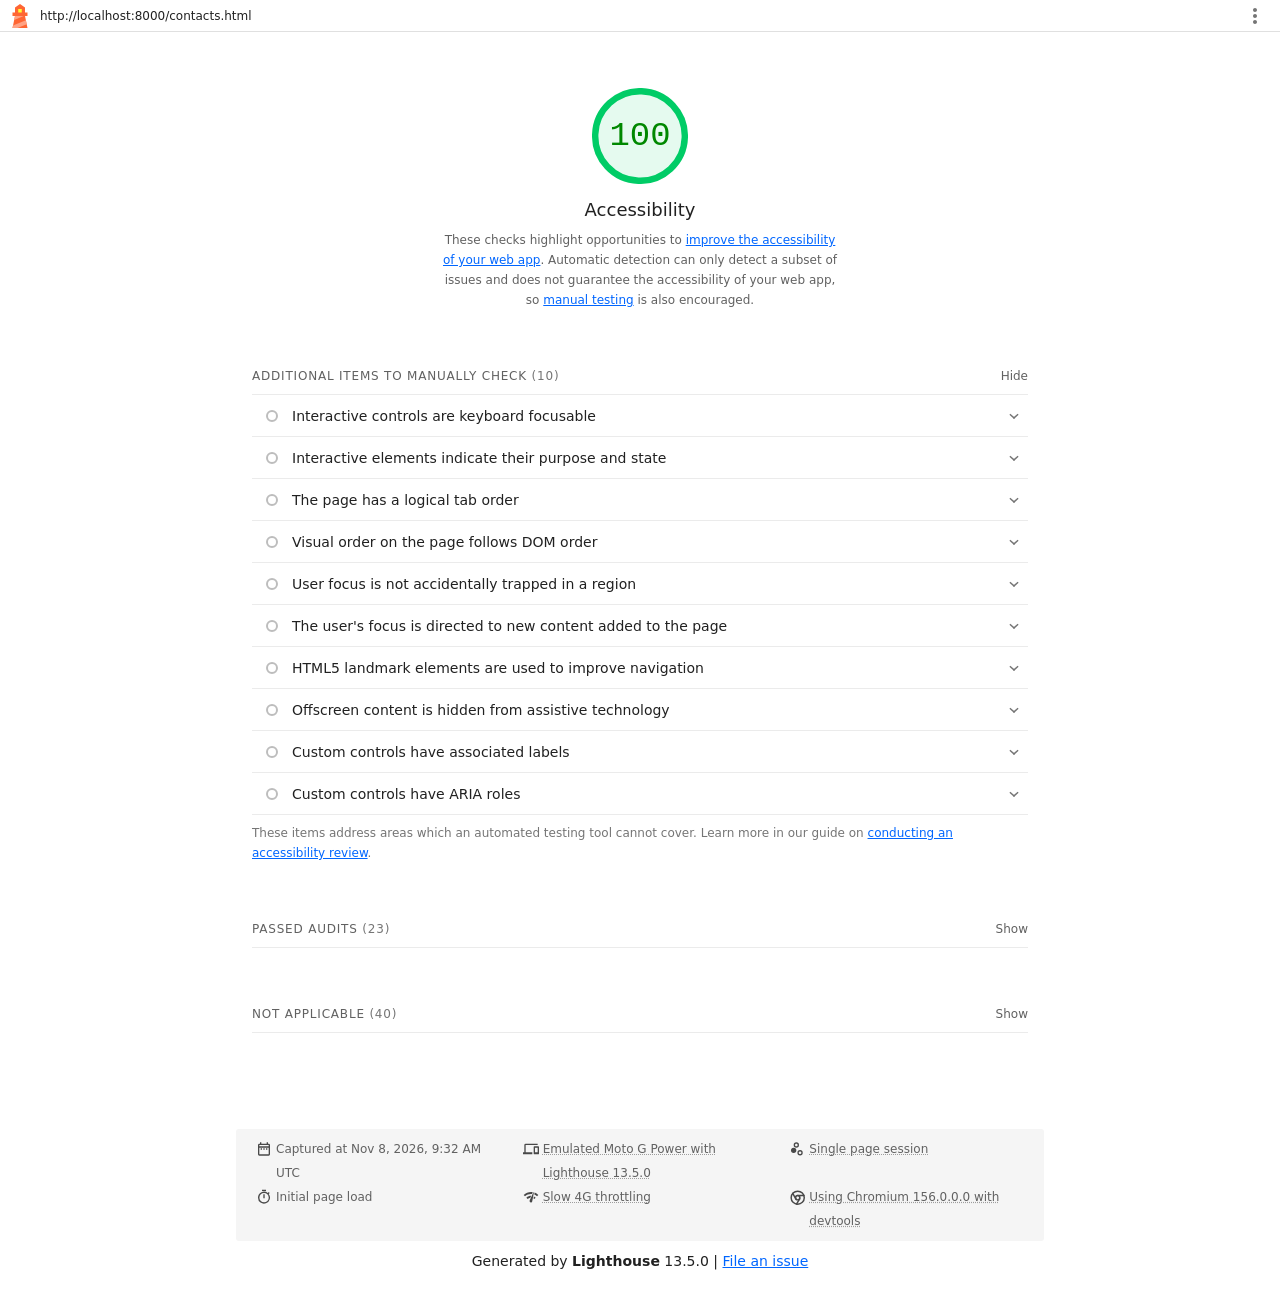
<file: lighthouse/contacts-accessibility.html>
<!--
@license
Copyright 2018 Google LLC
SPDX-License-Identifier: Apache-2.0
-->
<!doctype html>
<html lang="en">
<head>
  <meta charset="utf-8">
  <meta name="viewport" content="width=device-width, initial-scale=1, minimum-scale=1">
  <link rel="icon" href='data:image/svg+xml;utf8,<svg fill="none" xmlns="http://www.w3.org/2000/svg" viewBox="0 0 48 48"><path d="m14 7 10-7 10 7v10h5v7h-5l5 24H9l5-24H9v-7h5V7Z" fill="%23F63"/><path d="M31.561 24H14l-1.689 8.105L31.561 24ZM18.983 48H9l1.022-4.907L35.723 32.27l1.663 7.98L18.983 48Z" fill="%23FFA385"/><path fill="%23FF3" d="M20.5 10h7v7h-7z"/></svg>'>
  <title>Lighthouse Report</title>
  <style>body {margin: 0}</style>
</head>
<body>
  <noscript>Lighthouse report requires JavaScript. Please enable.</noscript>

  <div id="lh-log"></div>

  <script>window.__LIGHTHOUSE_JSON__ = {"lighthouseVersion":"13.5.0","requestedUrl":"http://localhost:8000/contacts.html","mainDocumentUrl":"http://localhost:8000/contacts.html","finalDisplayedUrl":"http://localhost:8000/contacts.html","finalUrl":"http://localhost:8000/contacts.html","fetchTime":"2026-11-08T09:32:03.768Z","gatherMode":"navigation","runWarnings":[],"userAgent":"Mozilla/5.0 (Macintosh; Intel Mac OS X 10_15_7) AppleWebKit/537.36 (KHTML, like Gecko) Chrome/156.0.0.0 Safari/537.36","environment":{"networkUserAgent":"Mozilla/5.0 (Linux; Android 11; moto g power (2022)) AppleWebKit/537.36 (KHTML, like Gecko) Chrome/156.0.0.0 Mobile Safari/537.36","hostUserAgent":"Mozilla/5.0 (Macintosh; Intel Mac OS X 10_15_7) AppleWebKit/537.36 (KHTML, like Gecko) Chrome/156.0.0.0 Safari/537.36","benchmarkIndex":1857,"credits":{"axe-core":"4.13.0"}},"audits":{"accesskeys":{"id":"accesskeys","title":"`[accesskey]` values are unique","description":"Access keys let users quickly focus a part of the page. For proper navigation, each access key must be unique. [Learn more about access keys](https://dequeuniversity.com/rules/axe/4.13/accesskeys).","score":null,"scoreDisplayMode":"notApplicable"},"aria-allowed-attr":{"id":"aria-allowed-attr","title":"`[aria-*]` attributes match their roles","description":"Each ARIA `role` supports a specific subset of `aria-*` attributes. Mismatching these invalidates the `aria-*` attributes. [Learn how to match ARIA attributes to their roles](https://dequeuniversity.com/rules/axe/4.13/aria-allowed-attr).","score":1,"scoreDisplayMode":"binary","details":{"type":"table","headings":[{"key":"node","valueType":"node","subItemsHeading":{"key":"relatedNode","valueType":"node"},"label":"Failing Elements"}],"items":[]}},"aria-allowed-role":{"id":"aria-allowed-role","title":"Uses ARIA roles only on compatible elements","description":"Many HTML elements can only be assigned certain ARIA roles. Using ARIA roles where they are not allowed can interfere with the accessibility of the web page. [Learn more about ARIA roles](https://dequeuniversity.com/rules/axe/4.13/aria-allowed-role).","score":null,"scoreDisplayMode":"notApplicable"},"aria-command-name":{"id":"aria-command-name","title":"`button`, `link`, and `menuitem` elements have accessible names","description":"When an element doesn't have an accessible name, screen readers announce it with a generic name, making it unusable for users who rely on screen readers. [Learn how to make command elements more accessible](https://dequeuniversity.com/rules/axe/4.13/aria-command-name).","score":null,"scoreDisplayMode":"notApplicable"},"aria-conditional-attr":{"id":"aria-conditional-attr","title":"ARIA attributes are used as specified for the element's role","description":"Some ARIA attributes are only allowed on an element under certain conditions. [Learn more about conditional ARIA attributes](https://dequeuniversity.com/rules/axe/4.13/aria-conditional-attr).","score":1,"scoreDisplayMode":"binary","details":{"type":"table","headings":[{"key":"node","valueType":"node","subItemsHeading":{"key":"relatedNode","valueType":"node"},"label":"Failing Elements"}],"items":[]}},"aria-deprecated-role":{"id":"aria-deprecated-role","title":"Deprecated ARIA roles were not used","description":"Deprecated ARIA roles may not be processed correctly by assistive technology. [Learn more about deprecated ARIA roles](https://dequeuniversity.com/rules/axe/4.13/aria-deprecated-role).","score":null,"scoreDisplayMode":"notApplicable"},"aria-dialog-name":{"id":"aria-dialog-name","title":"Elements with `role=\"dialog\"` or `role=\"alertdialog\"` have accessible names.","description":"ARIA dialog elements without accessible names may prevent screen readers users from discerning the purpose of these elements. [Learn how to make ARIA dialog elements more accessible](https://dequeuniversity.com/rules/axe/4.13/aria-dialog-name).","score":null,"scoreDisplayMode":"notApplicable"},"aria-hidden-body":{"id":"aria-hidden-body","title":"`[aria-hidden=\"true\"]` is not present on the document `\u003cbody>`","description":"Assistive technologies, like screen readers, work inconsistently when `aria-hidden=\"true\"` is set on the document `\u003cbody>`. [Learn how `aria-hidden` affects the document body](https://dequeuniversity.com/rules/axe/4.13/aria-hidden-body).","score":1,"scoreDisplayMode":"binary","details":{"type":"table","headings":[{"key":"node","valueType":"node","subItemsHeading":{"key":"relatedNode","valueType":"node"},"label":"Failing Elements"}],"items":[]}},"aria-hidden-focus":{"id":"aria-hidden-focus","title":"`[aria-hidden=\"true\"]` elements do not contain focusable descendents","description":"Focusable descendents within an `[aria-hidden=\"true\"]` element prevent those interactive elements from being available to users of assistive technologies like screen readers. [Learn how `aria-hidden` affects focusable elements](https://dequeuniversity.com/rules/axe/4.13/aria-hidden-focus).","score":null,"scoreDisplayMode":"notApplicable"},"aria-input-field-name":{"id":"aria-input-field-name","title":"ARIA input fields have accessible names","description":"When an input field doesn't have an accessible name, screen readers announce it with a generic name, making it unusable for users who rely on screen readers. [Learn more about input field labels](https://dequeuniversity.com/rules/axe/4.13/aria-input-field-name).","score":null,"scoreDisplayMode":"notApplicable"},"aria-meter-name":{"id":"aria-meter-name","title":"ARIA `meter` elements have accessible names","description":"When a meter element doesn't have an accessible name, screen readers announce it with a generic name, making it unusable for users who rely on screen readers. [Learn how to name `meter` elements](https://dequeuniversity.com/rules/axe/4.13/aria-meter-name).","score":null,"scoreDisplayMode":"notApplicable"},"aria-progressbar-name":{"id":"aria-progressbar-name","title":"ARIA `progressbar` elements have accessible names","description":"When a `progressbar` element doesn't have an accessible name, screen readers announce it with a generic name, making it unusable for users who rely on screen readers. [Learn how to label `progressbar` elements](https://dequeuniversity.com/rules/axe/4.13/aria-progressbar-name).","score":null,"scoreDisplayMode":"notApplicable"},"aria-prohibited-attr":{"id":"aria-prohibited-attr","title":"Elements use only permitted ARIA attributes","description":"Using ARIA attributes in roles where they are prohibited can mean that important information is not communicated to users of assistive technologies. [Learn more about prohibited ARIA roles](https://dequeuniversity.com/rules/axe/4.13/aria-prohibited-attr).","score":1,"scoreDisplayMode":"binary","details":{"type":"table","headings":[{"key":"node","valueType":"node","subItemsHeading":{"key":"relatedNode","valueType":"node"},"label":"Failing Elements"}],"items":[]}},"aria-required-attr":{"id":"aria-required-attr","title":"`[role]`s have all required `[aria-*]` attributes","description":"Some ARIA roles have required attributes that describe the state of the element to screen readers. [Learn more about roles and required attributes](https://dequeuniversity.com/rules/axe/4.13/aria-required-attr).","score":null,"scoreDisplayMode":"notApplicable"},"aria-required-children":{"id":"aria-required-children","title":"Elements with an ARIA `[role]` that require children to contain a specific `[role]` have all required children.","description":"Some ARIA parent roles must contain specific child roles to perform their intended accessibility functions. [Learn more about roles and required children elements](https://dequeuniversity.com/rules/axe/4.13/aria-required-children).","score":null,"scoreDisplayMode":"notApplicable"},"aria-required-parent":{"id":"aria-required-parent","title":"`[role]`s are contained by their required parent element","description":"Some ARIA child roles must be contained by specific parent roles to properly perform their intended accessibility functions. [Learn more about ARIA roles and required parent element](https://dequeuniversity.com/rules/axe/4.13/aria-required-parent).","score":null,"scoreDisplayMode":"notApplicable"},"aria-roles":{"id":"aria-roles","title":"`[role]` values are valid","description":"ARIA roles must have valid values in order to perform their intended accessibility functions. [Learn more about valid ARIA roles](https://dequeuniversity.com/rules/axe/4.13/aria-roles).","score":null,"scoreDisplayMode":"notApplicable"},"aria-text":{"id":"aria-text","title":"Elements with the `role=text` attribute do not have focusable descendents.","description":"Adding `role=text` around a text node split by markup enables VoiceOver to treat it as one phrase, but the element's focusable descendents will not be announced. [Learn more about the `role=text` attribute](https://dequeuniversity.com/rules/axe/4.13/aria-text).","score":null,"scoreDisplayMode":"notApplicable"},"aria-toggle-field-name":{"id":"aria-toggle-field-name","title":"ARIA toggle fields have accessible names","description":"When a toggle field doesn't have an accessible name, screen readers announce it with a generic name, making it unusable for users who rely on screen readers. [Learn more about toggle fields](https://dequeuniversity.com/rules/axe/4.13/aria-toggle-field-name).","score":null,"scoreDisplayMode":"notApplicable"},"aria-tooltip-name":{"id":"aria-tooltip-name","title":"ARIA `tooltip` elements have accessible names","description":"When a tooltip element doesn't have an accessible name, screen readers announce it with a generic name, making it unusable for users who rely on screen readers. [Learn how to name `tooltip` elements](https://dequeuniversity.com/rules/axe/4.13/aria-tooltip-name).","score":null,"scoreDisplayMode":"notApplicable"},"aria-treeitem-name":{"id":"aria-treeitem-name","title":"ARIA `treeitem` elements have accessible names","description":"When a `treeitem` element doesn't have an accessible name, screen readers announce it with a generic name, making it unusable for users who rely on screen readers. [Learn more about labeling `treeitem` elements](https://dequeuniversity.com/rules/axe/4.13/aria-treeitem-name).","score":null,"scoreDisplayMode":"notApplicable"},"aria-valid-attr-value":{"id":"aria-valid-attr-value","title":"`[aria-*]` attributes have valid values","description":"Assistive technologies, like screen readers, can't interpret ARIA attributes with invalid values. [Learn more about valid values for ARIA attributes](https://dequeuniversity.com/rules/axe/4.13/aria-valid-attr-value).","score":1,"scoreDisplayMode":"binary","details":{"type":"table","headings":[{"key":"node","valueType":"node","subItemsHeading":{"key":"relatedNode","valueType":"node"},"label":"Failing Elements"}],"items":[]}},"aria-valid-attr":{"id":"aria-valid-attr","title":"`[aria-*]` attributes are valid and not misspelled","description":"Assistive technologies, like screen readers, can't interpret ARIA attributes with invalid names. [Learn more about valid ARIA attributes](https://dequeuniversity.com/rules/axe/4.13/aria-valid-attr).","score":1,"scoreDisplayMode":"binary","details":{"type":"table","headings":[{"key":"node","valueType":"node","subItemsHeading":{"key":"relatedNode","valueType":"node"},"label":"Failing Elements"}],"items":[]}},"button-name":{"id":"button-name","title":"Buttons have an accessible name","description":"When a button doesn't have an accessible name, screen readers announce it as \"button\", making it unusable for users who rely on screen readers. [Learn how to make buttons more accessible](https://dequeuniversity.com/rules/axe/4.13/button-name).","score":1,"scoreDisplayMode":"binary","details":{"type":"table","headings":[{"key":"node","valueType":"node","subItemsHeading":{"key":"relatedNode","valueType":"node"},"label":"Failing Elements"}],"items":[]}},"bypass":{"id":"bypass","title":"The page contains a heading, skip link, or landmark region","description":"Adding ways to bypass repetitive content lets keyboard users navigate the page more efficiently. [Learn more about bypass blocks](https://dequeuniversity.com/rules/axe/4.13/bypass).","score":null,"scoreDisplayMode":"notApplicable"},"color-contrast":{"id":"color-contrast","title":"Background and foreground colors have a sufficient contrast ratio","description":"Low-contrast text is difficult or impossible for many users to read. [Learn how to provide sufficient color contrast](https://dequeuniversity.com/rules/axe/4.13/color-contrast).","score":1,"scoreDisplayMode":"binary","details":{"type":"table","headings":[{"key":"node","valueType":"node","subItemsHeading":{"key":"relatedNode","valueType":"node"},"label":"Failing Elements"}],"items":[]}},"definition-list":{"id":"definition-list","title":"`\u003cdl>`'s contain only properly-ordered `\u003cdt>` and `\u003cdd>` groups, `\u003cscript>`, `\u003ctemplate>` or `\u003cdiv>` elements.","description":"When definition lists are not properly marked up, screen readers may produce confusing or inaccurate output. [Learn how to structure definition lists correctly](https://dequeuniversity.com/rules/axe/4.13/definition-list).","score":null,"scoreDisplayMode":"notApplicable"},"dlitem":{"id":"dlitem","title":"Definition list items are wrapped in `\u003cdl>` elements","description":"Definition list items (`\u003cdt>` and `\u003cdd>`) must be wrapped in a parent `\u003cdl>` element to ensure that screen readers can properly announce them. [Learn how to structure definition lists correctly](https://dequeuniversity.com/rules/axe/4.13/dlitem).","score":null,"scoreDisplayMode":"notApplicable"},"document-title":{"id":"document-title","title":"Document has a `\u003ctitle>` element","description":"The title gives screen reader users an overview of the page, and search engine users rely on it heavily to determine if a page is relevant to their search. [Learn more about document titles](https://dequeuniversity.com/rules/axe/4.13/document-title).","score":1,"scoreDisplayMode":"binary","details":{"type":"table","headings":[{"key":"node","valueType":"node","subItemsHeading":{"key":"relatedNode","valueType":"node"},"label":"Failing Elements"}],"items":[]}},"duplicate-id-aria":{"id":"duplicate-id-aria","title":"ARIA IDs are unique","description":"The value of an ARIA ID must be unique to prevent other instances from being overlooked by assistive technologies. [Learn how to fix duplicate ARIA IDs](https://dequeuniversity.com/rules/axe/4.13/duplicate-id-aria).","score":null,"scoreDisplayMode":"notApplicable"},"empty-heading":{"id":"empty-heading","title":"All heading elements contain content.","description":"A heading with no content or inaccessible text prevent screen reader users from accessing information on the page's structure. [Learn more about headings](https://dequeuniversity.com/rules/axe/4.13/empty-heading).","score":null,"scoreDisplayMode":"notApplicable"},"form-field-multiple-labels":{"id":"form-field-multiple-labels","title":"No form fields have multiple labels","description":"Form fields with multiple labels can be confusingly announced by assistive technologies like screen readers which use either the first, the last, or all of the labels. [Learn how to use form labels](https://dequeuniversity.com/rules/axe/4.13/form-field-multiple-labels).","score":null,"scoreDisplayMode":"notApplicable"},"frame-title":{"id":"frame-title","title":"`\u003cframe>` or `\u003ciframe>` elements have a title","description":"Screen reader users rely on frame titles to describe the contents of frames. [Learn more about frame titles](https://dequeuniversity.com/rules/axe/4.13/frame-title).","score":null,"scoreDisplayMode":"notApplicable"},"heading-order":{"id":"heading-order","title":"Heading elements appear in a sequentially-descending order","description":"Properly ordered headings that do not skip levels convey the semantic structure of the page, making it easier to navigate and understand when using assistive technologies. [Learn more about heading order](https://dequeuniversity.com/rules/axe/4.13/heading-order).","score":1,"scoreDisplayMode":"binary","details":{"type":"table","headings":[{"key":"node","valueType":"node","subItemsHeading":{"key":"relatedNode","valueType":"node"},"label":"Failing Elements"}],"items":[]}},"html-has-lang":{"id":"html-has-lang","title":"`\u003chtml>` element has a `[lang]` attribute","description":"If a page doesn't specify a `lang` attribute, a screen reader assumes that the page is in the default language that the user chose when setting up the screen reader. If the page isn't actually in the default language, then the screen reader might not announce the page's text correctly. [Learn more about the `lang` attribute](https://dequeuniversity.com/rules/axe/4.13/html-has-lang).","score":1,"scoreDisplayMode":"binary","details":{"type":"table","headings":[{"key":"node","valueType":"node","subItemsHeading":{"key":"relatedNode","valueType":"node"},"label":"Failing Elements"}],"items":[]}},"html-lang-valid":{"id":"html-lang-valid","title":"`\u003chtml>` element has a valid value for its `[lang]` attribute","description":"Specifying a valid [BCP 47 language](https://www.w3.org/International/questions/qa-choosing-language-tags#question) helps screen readers announce text properly. [Learn how to use the `lang` attribute](https://dequeuniversity.com/rules/axe/4.13/html-lang-valid).","score":1,"scoreDisplayMode":"binary","details":{"type":"table","headings":[{"key":"node","valueType":"node","subItemsHeading":{"key":"relatedNode","valueType":"node"},"label":"Failing Elements"}],"items":[]}},"html-xml-lang-mismatch":{"id":"html-xml-lang-mismatch","title":"`\u003chtml>` element has an `[xml:lang]` attribute with the same base language as the `[lang]` attribute.","description":"If the webpage does not specify a consistent language, then the screen reader might not announce the page's text correctly. [Learn more about the `lang` attribute](https://dequeuniversity.com/rules/axe/4.13/html-xml-lang-mismatch).","score":null,"scoreDisplayMode":"notApplicable"},"identical-links-same-purpose":{"id":"identical-links-same-purpose","title":"Identical links have the same purpose.","description":"Links with the same destination should have the same description, to help users understand the link's purpose and decide whether to follow it. [Learn more about identical links](https://dequeuniversity.com/rules/axe/4.13/identical-links-same-purpose).","score":null,"scoreDisplayMode":"notApplicable"},"image-alt":{"id":"image-alt","title":"Image elements have `[alt]` attributes","description":"Informative elements should aim for short, descriptive alternate text. Decorative elements can be ignored with an empty alt attribute. [Learn more about the `alt` attribute](https://dequeuniversity.com/rules/axe/4.13/image-alt).","score":null,"scoreDisplayMode":"notApplicable"},"image-redundant-alt":{"id":"image-redundant-alt","title":"Image elements do not have `[alt]` attributes that are redundant text.","description":"Informative elements should aim for short, descriptive alternative text. Alternative text that is exactly the same as the text adjacent to the link or image is potentially confusing for screen reader users, because the text will be read twice. [Learn more about the `alt` attribute](https://dequeuniversity.com/rules/axe/4.13/image-redundant-alt).","score":null,"scoreDisplayMode":"notApplicable"},"input-button-name":{"id":"input-button-name","title":"Input buttons have discernible text.","description":"Adding discernable and accessible text to input buttons may help screen reader users understand the purpose of the input button. [Learn more about input buttons](https://dequeuniversity.com/rules/axe/4.13/input-button-name).","score":null,"scoreDisplayMode":"notApplicable"},"input-image-alt":{"id":"input-image-alt","title":"`\u003cinput type=\"image\">` elements have `[alt]` text","description":"When an image is being used as an `\u003cinput>` button, providing alternative text can help screen reader users understand the purpose of the button. [Learn about input image alt text](https://dequeuniversity.com/rules/axe/4.13/input-image-alt).","score":null,"scoreDisplayMode":"notApplicable"},"label-content-name-mismatch":{"id":"label-content-name-mismatch","title":"Elements with visible text labels have matching accessible names.","description":"Visible text labels that do not match the accessible name can result in a confusing experience for screen reader users. [Learn more about accessible names](https://dequeuniversity.com/rules/axe/4.13/label-content-name-mismatch).","score":null,"scoreDisplayMode":"notApplicable"},"label":{"id":"label","title":"Form elements have associated labels","description":"Labels ensure that form controls are announced properly by assistive technologies, like screen readers. [Learn more about form element labels](https://dequeuniversity.com/rules/axe/4.13/label).","score":1,"scoreDisplayMode":"binary","details":{"type":"table","headings":[{"key":"node","valueType":"node","subItemsHeading":{"key":"relatedNode","valueType":"node"},"label":"Failing Elements"}],"items":[]}},"landmark-one-main":{"id":"landmark-one-main","title":"Document has a main landmark.","description":"One main landmark helps screen reader users navigate a web page. [Learn more about landmarks](https://dequeuniversity.com/rules/axe/4.13/landmark-one-main).","score":1,"scoreDisplayMode":"binary","details":{"type":"table","headings":[{"key":"node","valueType":"node","subItemsHeading":{"key":"relatedNode","valueType":"node"},"label":"Failing Elements"}],"items":[]}},"link-name":{"id":"link-name","title":"Links have a discernible name","description":"Link text (and alternate text for images, when used as links) that is discernible, unique, and focusable improves the navigation experience for screen reader users. [Learn how to make links accessible](https://dequeuniversity.com/rules/axe/4.13/link-name).","score":1,"scoreDisplayMode":"binary","details":{"type":"table","headings":[{"key":"node","valueType":"node","subItemsHeading":{"key":"relatedNode","valueType":"node"},"label":"Failing Elements"}],"items":[]}},"link-in-text-block":{"id":"link-in-text-block","title":"Links are distinguishable without relying on color.","description":"Low-contrast text is difficult or impossible for many users to read. Link text that is discernible improves the experience for users with low vision. [Learn how to make links distinguishable](https://dequeuniversity.com/rules/axe/4.13/link-in-text-block).","score":1,"scoreDisplayMode":"binary","details":{"type":"table","headings":[{"key":"node","valueType":"node","subItemsHeading":{"key":"relatedNode","valueType":"node"},"label":"Failing Elements"}],"items":[]}},"list":{"id":"list","title":"Lists contain only `\u003cli>` elements and script supporting elements (`\u003cscript>` and `\u003ctemplate>`).","description":"Screen readers have a specific way of announcing lists. Ensuring proper list structure aids screen reader output. [Learn more about proper list structure](https://dequeuniversity.com/rules/axe/4.13/list).","score":1,"scoreDisplayMode":"binary","details":{"type":"table","headings":[{"key":"node","valueType":"node","subItemsHeading":{"key":"relatedNode","valueType":"node"},"label":"Failing Elements"}],"items":[]}},"listitem":{"id":"listitem","title":"List items (`\u003cli>`) are contained within `\u003cul>`, `\u003col>` or `\u003cmenu>` parent elements","description":"Screen readers require list items (`\u003cli>`) to be contained within a parent `\u003cul>`, `\u003col>` or `\u003cmenu>` to be announced properly. [Learn more about proper list structure](https://dequeuniversity.com/rules/axe/4.13/listitem).","score":1,"scoreDisplayMode":"binary","details":{"type":"table","headings":[{"key":"node","valueType":"node","subItemsHeading":{"key":"relatedNode","valueType":"node"},"label":"Failing Elements"}],"items":[]}},"meta-refresh":{"id":"meta-refresh","title":"The document does not use `\u003cmeta http-equiv=\"refresh\">`","description":"Users do not expect a page to refresh automatically, and doing so will move focus back to the top of the page. This may create a frustrating or confusing experience. [Learn more about the refresh meta tag](https://dequeuniversity.com/rules/axe/4.13/meta-refresh).","score":null,"scoreDisplayMode":"notApplicable"},"meta-viewport":{"id":"meta-viewport","title":"`[user-scalable=\"no\"]` is not used in the `\u003cmeta name=\"viewport\">` element and the `[maximum-scale]` attribute is not less than 5.","description":"Disabling zooming is problematic for users with low vision who rely on screen magnification to properly see the contents of a web page. [Learn more about the viewport meta tag](https://dequeuniversity.com/rules/axe/4.13/meta-viewport).","score":1,"scoreDisplayMode":"binary","details":{"type":"table","headings":[{"key":"node","valueType":"node","subItemsHeading":{"key":"relatedNode","valueType":"node"},"label":"Failing Elements"}],"items":[]}},"object-alt":{"id":"object-alt","title":"`\u003cobject>` elements have alternate text","description":"Screen readers cannot translate non-text content. Adding alternate text to `\u003cobject>` elements helps screen readers convey meaning to users. [Learn more about alt text for `object` elements](https://dequeuniversity.com/rules/axe/4.13/object-alt).","score":null,"scoreDisplayMode":"notApplicable"},"select-name":{"id":"select-name","title":"Select elements have associated label elements.","description":"Form elements without effective labels can create frustrating experiences for screen reader users. [Learn more about the `select` element](https://dequeuniversity.com/rules/axe/4.13/select-name).","score":null,"scoreDisplayMode":"notApplicable"},"skip-link":{"id":"skip-link","title":"Skip links are focusable.","description":"Including a skip link can help users skip to the main content to save time. [Learn more about skip links](https://dequeuniversity.com/rules/axe/4.13/skip-link).","score":1,"scoreDisplayMode":"binary","details":{"type":"table","headings":[{"key":"node","valueType":"node","subItemsHeading":{"key":"relatedNode","valueType":"node"},"label":"Failing Elements"}],"items":[]}},"tabindex":{"id":"tabindex","title":"No element has a `[tabindex]` value greater than 0","description":"A value greater than 0 implies an explicit navigation ordering. Although technically valid, this often creates frustrating experiences for users who rely on assistive technologies. [Learn more about the `tabindex` attribute](https://dequeuniversity.com/rules/axe/4.13/tabindex).","score":1,"scoreDisplayMode":"binary","details":{"type":"table","headings":[{"key":"node","valueType":"node","subItemsHeading":{"key":"relatedNode","valueType":"node"},"label":"Failing Elements"}],"items":[]}},"table-duplicate-name":{"id":"table-duplicate-name","title":"Tables have different content in the summary attribute and `\u003ccaption>`.","description":"The summary attribute should describe the table structure, while `\u003ccaption>` should have the onscreen title. Accurate table mark-up helps users of screen readers. [Learn more about summary and caption](https://dequeuniversity.com/rules/axe/4.13/table-duplicate-name).","score":null,"scoreDisplayMode":"notApplicable"},"table-fake-caption":{"id":"table-fake-caption","title":"Tables use `\u003ccaption>` instead of cells with the `[colspan]` attribute to indicate a caption.","description":"Screen readers have features to make navigating tables easier. Ensuring that tables use the actual caption element instead of cells with the `[colspan]` attribute may improve the experience for screen reader users. [Learn more about captions](https://dequeuniversity.com/rules/axe/4.13/table-fake-caption).","score":null,"scoreDisplayMode":"notApplicable"},"target-size":{"id":"target-size","title":"Touch targets have sufficient size and spacing.","description":"Touch targets with sufficient size and spacing help users who may have difficulty targeting small controls to activate the targets. [Learn more about touch targets](https://dequeuniversity.com/rules/axe/4.13/target-size).","score":1,"scoreDisplayMode":"binary","details":{"type":"table","headings":[{"key":"node","valueType":"node","subItemsHeading":{"key":"relatedNode","valueType":"node"},"label":"Failing Elements"}],"items":[]}},"td-has-header":{"id":"td-has-header","title":"`\u003ctd>` elements in a large `\u003ctable>` have one or more table headers.","description":"Screen readers have features to make navigating tables easier. Ensuring that `\u003ctd>` elements in a large table (3 or more cells in width and height) have an associated table header may improve the experience for screen reader users. [Learn more about table headers](https://dequeuniversity.com/rules/axe/4.13/td-has-header).","score":null,"scoreDisplayMode":"notApplicable"},"td-headers-attr":{"id":"td-headers-attr","title":"Cells in a `\u003ctable>` element that use the `[headers]` attribute refer to table cells within the same table.","description":"Screen readers have features to make navigating tables easier. Ensuring `\u003ctd>` cells using the `[headers]` attribute only refer to other cells in the same table may improve the experience for screen reader users. [Learn more about the `headers` attribute](https://dequeuniversity.com/rules/axe/4.13/td-headers-attr).","score":null,"scoreDisplayMode":"notApplicable"},"th-has-data-cells":{"id":"th-has-data-cells","title":"`\u003cth>` elements and elements with `[role=\"columnheader\"/\"rowheader\"]` have data cells they describe.","description":"Screen readers have features to make navigating tables easier. Ensuring table headers always refer to some set of cells may improve the experience for screen reader users. [Learn more about table headers](https://dequeuniversity.com/rules/axe/4.13/th-has-data-cells).","score":null,"scoreDisplayMode":"notApplicable"},"valid-lang":{"id":"valid-lang","title":"`[lang]` attributes have a valid value","description":"Specifying a valid [BCP 47 language](https://www.w3.org/International/questions/qa-choosing-language-tags#question) on elements helps ensure that text is pronounced correctly by a screen reader. [Learn how to use the `lang` attribute](https://dequeuniversity.com/rules/axe/4.13/valid-lang).","score":null,"scoreDisplayMode":"notApplicable"},"video-caption":{"id":"video-caption","title":"`\u003cvideo>` elements contain a `\u003ctrack>` element with `[kind=\"captions\"]`","description":"When a video provides a caption it is easier for deaf and hearing impaired users to access its information. [Learn more about video captions](https://dequeuniversity.com/rules/axe/4.13/video-caption).","score":null,"scoreDisplayMode":"notApplicable"},"custom-controls-labels":{"id":"custom-controls-labels","title":"Custom controls have associated labels","description":"Custom interactive controls have associated labels, provided by aria-label or aria-labelledby. [Learn more about custom controls and labels](https://developer.chrome.com/docs/lighthouse/accessibility/custom-controls-labels/).","score":null,"scoreDisplayMode":"manual"},"custom-controls-roles":{"id":"custom-controls-roles","title":"Custom controls have ARIA roles","description":"Custom interactive controls have appropriate ARIA roles. [Learn how to add roles to custom controls](https://developer.chrome.com/docs/lighthouse/accessibility/custom-control-roles/).","score":null,"scoreDisplayMode":"manual"},"focus-traps":{"id":"focus-traps","title":"User focus is not accidentally trapped in a region","description":"A user can tab into and out of any control or region without accidentally trapping their focus. [Learn how to avoid focus traps](https://developer.chrome.com/docs/lighthouse/accessibility/focus-traps/).","score":null,"scoreDisplayMode":"manual"},"focusable-controls":{"id":"focusable-controls","title":"Interactive controls are keyboard focusable","description":"Custom interactive controls are keyboard focusable and display a focus indicator. [Learn how to make custom controls focusable](https://developer.chrome.com/docs/lighthouse/accessibility/focusable-controls/).","score":null,"scoreDisplayMode":"manual"},"interactive-element-affordance":{"id":"interactive-element-affordance","title":"Interactive elements indicate their purpose and state","description":"Interactive elements, such as links and buttons, should indicate their state and be distinguishable from non-interactive elements. [Learn how to decorate interactive elements with affordance hints](https://developer.chrome.com/docs/lighthouse/accessibility/interactive-element-affordance/).","score":null,"scoreDisplayMode":"manual"},"logical-tab-order":{"id":"logical-tab-order","title":"The page has a logical tab order","description":"Tabbing through the page follows the visual layout. Users cannot focus elements that are offscreen. [Learn more about logical tab ordering](https://developer.chrome.com/docs/lighthouse/accessibility/logical-tab-order/).","score":null,"scoreDisplayMode":"manual"},"managed-focus":{"id":"managed-focus","title":"The user's focus is directed to new content added to the page","description":"If new content, such as a dialog, is added to the page, the user's focus is directed to it. [Learn how to direct focus to new content](https://developer.chrome.com/docs/lighthouse/accessibility/managed-focus/).","score":null,"scoreDisplayMode":"manual"},"offscreen-content-hidden":{"id":"offscreen-content-hidden","title":"Offscreen content is hidden from assistive technology","description":"Offscreen content is hidden with display: none or aria-hidden=true. [Learn how to properly hide offscreen content](https://developer.chrome.com/docs/lighthouse/accessibility/offscreen-content-hidden/).","score":null,"scoreDisplayMode":"manual"},"use-landmarks":{"id":"use-landmarks","title":"HTML5 landmark elements are used to improve navigation","description":"Landmark elements (`\u003cmain>`, `\u003cnav>`, etc.) are used to improve the keyboard navigation of the page for assistive technology. [Learn more about landmark elements](https://developer.chrome.com/docs/lighthouse/accessibility/use-landmarks/).","score":null,"scoreDisplayMode":"manual"},"visual-order-follows-dom":{"id":"visual-order-follows-dom","title":"Visual order on the page follows DOM order","description":"DOM order matches the visual order, improving navigation for assistive technology. [Learn more about DOM and visual ordering](https://developer.chrome.com/docs/lighthouse/accessibility/visual-order-follows-dom/).","score":null,"scoreDisplayMode":"manual"},"autocomplete-valid":{"id":"autocomplete-valid","title":"`autocomplete` attributes are used correctly","description":"The `autocomplete` attribute values must be valid and correctly applied for screen readers to function correctly. [Learn more about valid autocomplete values](https://dequeuniversity.com/rules/axe/4.13/autocomplete-valid).","score":1,"scoreDisplayMode":"binary","details":{"type":"table","headings":[{"key":"node","valueType":"node","subItemsHeading":{"key":"relatedNode","valueType":"node"},"label":"Failing Elements"}],"items":[]}},"presentation-role-conflict":{"id":"presentation-role-conflict","title":"Elements with `role=\"none\"` or `role=\"presentation\"` do not have conflicts","description":"There are certain cases where the semantic role of an element with `role=\"none\"` or `role=\"presentation\"` does not resolve to none or presentation. To ensure the element remains removed from the accessibility tree, you should not add any global ARIA attributes to the element or make it focusable. [Learn more about presentation role conflict](https://dequeuniversity.com/rules/axe/4.13/presentation-role-conflict).","score":null,"scoreDisplayMode":"notApplicable"},"svg-img-alt":{"id":"svg-img-alt","title":"SVG elements with an `img` role have an accessible text alternative","description":"Ensures SVG elements with an `img`, `graphics-document` or `graphics-symbol` role have an accessible text alternative. [Learn more about SVG alt text](https://dequeuniversity.com/rules/axe/4.13/svg-img-alt).","score":null,"scoreDisplayMode":"notApplicable"}},"configSettings":{"output":"json","maxWaitForFcp":30000,"maxWaitForLoad":45000,"pauseAfterFcpMs":1000,"pauseAfterLoadMs":1000,"networkQuietThresholdMs":1000,"cpuQuietThresholdMs":1000,"formFactor":"mobile","throttling":{"rttMs":150,"throughputKbps":1638.4,"requestLatencyMs":562.5,"downloadThroughputKbps":1474.5600000000002,"uploadThroughputKbps":675,"cpuSlowdownMultiplier":4},"throttlingMethod":"simulate","screenEmulation":{"mobile":true,"width":412,"height":823,"deviceScaleFactor":1.75,"disabled":true},"emulatedUserAgent":"Mozilla/5.0 (Linux; Android 11; moto g power (2022)) AppleWebKit/537.36 (KHTML, like Gecko) Chrome/136.0.0.0 Mobile Safari/537.36","auditMode":false,"gatherMode":false,"clearStorageTypes":["file_systems","shader_cache","service_workers","cache_storage"],"disableStorageReset":false,"debugNavigation":false,"channel":"devtools","usePassiveGathering":false,"disableFullPageScreenshot":false,"skipAboutBlank":false,"blankPage":"about:blank","ignoreStatusCode":true,"locale":"en-US","blockedUrlPatterns":null,"additionalTraceCategories":"","extraHeaders":null,"precomputedLanternData":null,"onlyAudits":null,"onlyCategories":["accessibility"],"skipAudits":null},"categories":{"accessibility":{"title":"Accessibility","description":"These checks highlight opportunities to [improve the accessibility of your web app](https://developer.chrome.com/docs/lighthouse/accessibility/). Automatic detection can only detect a subset of issues and does not guarantee the accessibility of your web app, so [manual testing](https://web.dev/articles/how-to-review) is also encouraged.","manualDescription":"These items address areas which an automated testing tool cannot cover. Learn more in our guide on [conducting an accessibility review](https://web.dev/articles/how-to-review).","supportedModes":["navigation","snapshot"],"auditRefs":[{"id":"accesskeys","weight":0,"group":"a11y-navigation"},{"id":"aria-allowed-attr","weight":10,"group":"a11y-aria"},{"id":"aria-command-name","weight":0,"group":"a11y-aria"},{"id":"aria-conditional-attr","weight":7,"group":"a11y-aria"},{"id":"aria-deprecated-role","weight":0,"group":"a11y-aria"},{"id":"aria-dialog-name","weight":0,"group":"a11y-aria"},{"id":"aria-hidden-body","weight":10,"group":"a11y-aria"},{"id":"aria-hidden-focus","weight":0,"group":"a11y-aria"},{"id":"aria-input-field-name","weight":0,"group":"a11y-aria"},{"id":"aria-meter-name","weight":0,"group":"a11y-aria"},{"id":"aria-progressbar-name","weight":0,"group":"a11y-aria"},{"id":"aria-prohibited-attr","weight":7,"group":"a11y-aria"},{"id":"aria-required-attr","weight":0,"group":"a11y-aria"},{"id":"aria-required-children","weight":0,"group":"a11y-aria"},{"id":"aria-required-parent","weight":0,"group":"a11y-aria"},{"id":"aria-roles","weight":0,"group":"a11y-aria"},{"id":"aria-text","weight":0,"group":"a11y-aria"},{"id":"aria-toggle-field-name","weight":0,"group":"a11y-aria"},{"id":"aria-tooltip-name","weight":0,"group":"a11y-aria"},{"id":"aria-treeitem-name","weight":0,"group":"a11y-aria"},{"id":"aria-valid-attr-value","weight":10,"group":"a11y-aria"},{"id":"aria-valid-attr","weight":10,"group":"a11y-aria"},{"id":"button-name","weight":10,"group":"a11y-names-labels"},{"id":"bypass","weight":0,"group":"a11y-navigation"},{"id":"color-contrast","weight":7,"group":"a11y-color-contrast"},{"id":"definition-list","weight":0,"group":"a11y-tables-lists"},{"id":"dlitem","weight":0,"group":"a11y-tables-lists"},{"id":"document-title","weight":7,"group":"a11y-names-labels"},{"id":"duplicate-id-aria","weight":0,"group":"a11y-aria"},{"id":"form-field-multiple-labels","weight":0,"group":"a11y-names-labels"},{"id":"frame-title","weight":0,"group":"a11y-names-labels"},{"id":"heading-order","weight":3,"group":"a11y-navigation"},{"id":"html-has-lang","weight":7,"group":"a11y-language"},{"id":"html-lang-valid","weight":7,"group":"a11y-language"},{"id":"html-xml-lang-mismatch","weight":0,"group":"a11y-language"},{"id":"image-alt","weight":0,"group":"a11y-names-labels"},{"id":"input-button-name","weight":0,"group":"a11y-names-labels"},{"id":"input-image-alt","weight":0,"group":"a11y-names-labels"},{"id":"label","weight":10,"group":"a11y-names-labels"},{"id":"link-in-text-block","weight":7,"group":"a11y-color-contrast"},{"id":"link-name","weight":7,"group":"a11y-names-labels"},{"id":"list","weight":7,"group":"a11y-tables-lists"},{"id":"listitem","weight":7,"group":"a11y-tables-lists"},{"id":"meta-refresh","weight":0,"group":"a11y-best-practices"},{"id":"meta-viewport","weight":10,"group":"a11y-best-practices"},{"id":"object-alt","weight":0,"group":"a11y-names-labels"},{"id":"select-name","weight":0,"group":"a11y-names-labels"},{"id":"skip-link","weight":3,"group":"a11y-names-labels"},{"id":"tabindex","weight":7,"group":"a11y-navigation"},{"id":"target-size","weight":7,"group":"a11y-best-practices"},{"id":"td-headers-attr","weight":0,"group":"a11y-tables-lists"},{"id":"th-has-data-cells","weight":0,"group":"a11y-tables-lists"},{"id":"valid-lang","weight":0,"group":"a11y-language"},{"id":"video-caption","weight":0,"group":"a11y-audio-video"},{"id":"landmark-one-main","weight":3,"group":"a11y-best-practices"},{"id":"autocomplete-valid","weight":1,"group":"a11y-best-practices"},{"id":"presentation-role-conflict","weight":0,"group":"a11y-best-practices"},{"id":"svg-img-alt","weight":0,"group":"a11y-best-practices"},{"id":"focusable-controls","weight":0},{"id":"interactive-element-affordance","weight":0},{"id":"logical-tab-order","weight":0},{"id":"visual-order-follows-dom","weight":0},{"id":"focus-traps","weight":0},{"id":"managed-focus","weight":0},{"id":"use-landmarks","weight":0},{"id":"offscreen-content-hidden","weight":0},{"id":"custom-controls-labels","weight":0},{"id":"custom-controls-roles","weight":0},{"id":"table-duplicate-name","weight":0,"group":"a11y-best-practices"},{"id":"empty-heading","weight":0,"group":"a11y-best-practices"},{"id":"aria-allowed-role","weight":0,"group":"a11y-best-practices"},{"id":"image-redundant-alt","weight":0,"group":"a11y-names-labels"},{"id":"identical-links-same-purpose","weight":0,"group":"a11y-best-practices"},{"id":"label-content-name-mismatch","weight":0,"group":"hidden"},{"id":"table-fake-caption","weight":0,"group":"hidden"},{"id":"td-has-header","weight":0,"group":"hidden"}],"id":"accessibility","score":1}},"categoryGroups":{"metrics":{"title":"Metrics"},"insights":{"title":"Insights","description":"These insights are also available in the Chrome DevTools Performance Panel - [record a trace](https://developer.chrome.com/docs/devtools/performance/reference) to view more detailed information."},"diagnostics":{"title":"Diagnostics","description":"More information about the performance of your application. These numbers don't [directly affect](https://developer.chrome.com/docs/lighthouse/performance/performance-scoring/) the Performance score."},"a11y-best-practices":{"title":"Best practices","description":"These items highlight common accessibility best practices."},"a11y-color-contrast":{"title":"Contrast","description":"These are opportunities to improve the legibility of your content."},"a11y-names-labels":{"title":"Names and labels","description":"These are opportunities to improve the semantics of the controls in your application. This may enhance the experience for users of assistive technology, like a screen reader."},"a11y-navigation":{"title":"Navigation","description":"These are opportunities to improve keyboard navigation in your application."},"a11y-aria":{"title":"ARIA","description":"These are opportunities to improve the usage of ARIA in your application which may enhance the experience for users of assistive technology, like a screen reader."},"a11y-language":{"title":"Internationalization and localization","description":"These are opportunities to improve the interpretation of your content by users in different locales."},"a11y-audio-video":{"title":"Audio and video","description":"These are opportunities to provide alternative content for audio and video. This may improve the experience for users with hearing or vision impairments."},"a11y-tables-lists":{"title":"Tables and lists","description":"These are opportunities to improve the experience of reading tabular or list data using assistive technology, like a screen reader."},"seo-mobile":{"title":"Mobile Friendly","description":"Make sure your pages are mobile friendly so users don’t have to pinch or zoom in order to read the content pages. [Learn how to make pages mobile-friendly](https://developers.google.com/search/mobile-sites/)."},"seo-content":{"title":"Content Best Practices","description":"Format your HTML in a way that enables crawlers to better understand your app’s content."},"seo-crawl":{"title":"Crawling and Indexing","description":"To appear in search results, crawlers need access to your app."},"best-practices-trust-safety":{"title":"Trust and Safety"},"best-practices-ux":{"title":"User Experience"},"best-practices-browser-compat":{"title":"Browser Compatibility"},"best-practices-general":{"title":"General"},"webmcp":{"title":"WebMCP","description":"Audits validating WebMCP integration."},"agent-accessibility":{"title":"Agent Accessibility","description":"These audits highlight best practices for improving the accessibility of the website for AI agents."},"agent-discoverability":{"title":"Agent Discoverability","description":"These audits validate that websites expose discoverable resources, documentation, and catalogs for AI agents."},"hidden":{"title":""}},"stackPacks":[],"entities":[{"name":"localhost","origins":["http://localhost:8000"],"isFirstParty":true,"isUnrecognized":true},{"name":"Google Fonts","homepage":"https://fonts.google.com/","origins":["https://fonts.googleapis.com","https://fonts.gstatic.com"],"category":"cdn"}],"fullPageScreenshot":{"screenshot":{"data":"[data-uri]","width":412,"height":1412},"nodes":{}},"timing":{"entries":[{"startTime":141.7,"name":"lh:config","duration":152.2,"entryType":"measure"},{"startTime":142.8,"name":"lh:config:resolveArtifactsToDefns","duration":0.8,"entryType":"measure"},{"startTime":294.2,"name":"lh:runner:gather","duration":5153.2,"entryType":"measure"},{"startTime":294.6,"name":"lh:driver:connect","duration":9.5,"entryType":"measure"},{"startTime":304.3,"name":"lh:driver:navigate","duration":63,"entryType":"measure"},{"startTime":367.5,"name":"lh:gather:getBenchmarkIndex","duration":1007.9,"entryType":"measure"},{"startTime":1375.5,"name":"lh:gather:getVersion","duration":1.3,"entryType":"measure"},{"startTime":1376.9,"name":"lh:gather:getDevicePixelRatio","duration":0.7,"entryType":"measure"},{"startTime":1377.9,"name":"lh:prepare:navigationMode","duration":37.1,"entryType":"measure"},{"startTime":1378.4,"name":"lh:gather:getVersion","duration":0.1,"entryType":"measure"},{"startTime":1390.4,"name":"lh:storage:clearDataForOrigin","duration":7.4,"entryType":"measure"},{"startTime":1397.8,"name":"lh:storage:clearBrowserCaches","duration":16.2,"entryType":"measure"},{"startTime":1414.4,"name":"lh:gather:prepareThrottlingAndNetwork","duration":0.6,"entryType":"measure"},{"startTime":1420.7,"name":"lh:driver:navigate","duration":2730.2,"entryType":"measure"},{"startTime":4154.5,"name":"lh:computed:NetworkRecords","duration":1.3,"entryType":"measure"},{"startTime":4156.3,"name":"lh:gather:getArtifact:DevtoolsLog","duration":0.2,"entryType":"measure"},{"startTime":4156.5,"name":"lh:gather:getArtifact:Accessibility","duration":175.5,"entryType":"measure"},{"startTime":4332.2,"name":"lh:gather:getArtifact:NetworkUserAgent","duration":0.1,"entryType":"measure"},{"startTime":4332.3,"name":"lh:gather:getArtifact:Stacks","duration":8.7,"entryType":"measure"},{"startTime":4332.4,"name":"lh:gather:collectStacks","duration":8.6,"entryType":"measure"},{"startTime":4341,"name":"lh:gather:getArtifact:FullPageScreenshot","duration":1105.1,"entryType":"measure"},{"startTime":5447.6,"name":"lh:runner:audit","duration":121.8,"entryType":"measure"},{"startTime":5447.7,"name":"lh:runner:auditing","duration":121.3,"entryType":"measure"},{"startTime":5448.4,"name":"lh:audit:accesskeys","duration":0.8,"entryType":"measure"},{"startTime":5449.3,"name":"lh:audit:aria-allowed-attr","duration":2.2,"entryType":"measure"},{"startTime":5451.8,"name":"lh:audit:aria-allowed-role","duration":2,"entryType":"measure"},{"startTime":5453.9,"name":"lh:audit:aria-command-name","duration":0.5,"entryType":"measure"},{"startTime":5454.5,"name":"lh:audit:aria-conditional-attr","duration":1.9,"entryType":"measure"},{"startTime":5456.5,"name":"lh:audit:aria-deprecated-role","duration":0.6,"entryType":"measure"},{"startTime":5457.2,"name":"lh:audit:aria-dialog-name","duration":0.6,"entryType":"measure"},{"startTime":5457.9,"name":"lh:audit:aria-hidden-body","duration":2,"entryType":"measure"},{"startTime":5460,"name":"lh:audit:aria-hidden-focus","duration":0.6,"entryType":"measure"},{"startTime":5460.8,"name":"lh:audit:aria-input-field-name","duration":0.6,"entryType":"measure"},{"startTime":5461.6,"name":"lh:audit:aria-meter-name","duration":0.7,"entryType":"measure"},{"startTime":5462.6,"name":"lh:audit:aria-progressbar-name","duration":0.8,"entryType":"measure"},{"startTime":5463.5,"name":"lh:audit:aria-prohibited-attr","duration":2.1,"entryType":"measure"},{"startTime":5465.7,"name":"lh:audit:aria-required-attr","duration":0.8,"entryType":"measure"},{"startTime":5466.6,"name":"lh:audit:aria-required-children","duration":1.1,"entryType":"measure"},{"startTime":5467.8,"name":"lh:audit:aria-required-parent","duration":1.1,"entryType":"measure"},{"startTime":5469,"name":"lh:audit:aria-roles","duration":0.8,"entryType":"measure"},{"startTime":5469.9,"name":"lh:audit:aria-text","duration":1,"entryType":"measure"},{"startTime":5471,"name":"lh:audit:aria-toggle-field-name","duration":1,"entryType":"measure"},{"startTime":5472,"name":"lh:audit:aria-tooltip-name","duration":1.1,"entryType":"measure"},{"startTime":5473.2,"name":"lh:audit:aria-treeitem-name","duration":1.1,"entryType":"measure"},{"startTime":5474.3,"name":"lh:audit:aria-valid-attr-value","duration":2,"entryType":"measure"},{"startTime":5476.4,"name":"lh:audit:aria-valid-attr","duration":1.8,"entryType":"measure"},{"startTime":5478.3,"name":"lh:audit:button-name","duration":2.2,"entryType":"measure"},{"startTime":5480.6,"name":"lh:audit:bypass","duration":1.9,"entryType":"measure"},{"startTime":5482.6,"name":"lh:audit:color-contrast","duration":1.8,"entryType":"measure"},{"startTime":5484.6,"name":"lh:audit:definition-list","duration":1.2,"entryType":"measure"},{"startTime":5485.9,"name":"lh:audit:dlitem","duration":1.1,"entryType":"measure"},{"startTime":5487.1,"name":"lh:audit:document-title","duration":1.9,"entryType":"measure"},{"startTime":5489.2,"name":"lh:audit:duplicate-id-aria","duration":1.7,"entryType":"measure"},{"startTime":5491.1,"name":"lh:audit:empty-heading","duration":1.8,"entryType":"measure"},{"startTime":5493.1,"name":"lh:audit:form-field-multiple-labels","duration":1.8,"entryType":"measure"},{"startTime":5495.1,"name":"lh:audit:frame-title","duration":1,"entryType":"measure"},{"startTime":5496.2,"name":"lh:audit:heading-order","duration":2.3,"entryType":"measure"},{"startTime":5498.6,"name":"lh:audit:html-has-lang","duration":2.2,"entryType":"measure"},{"startTime":5500.9,"name":"lh:audit:html-lang-valid","duration":2,"entryType":"measure"},{"startTime":5503,"name":"lh:audit:html-xml-lang-mismatch","duration":1.4,"entryType":"measure"},{"startTime":5504.5,"name":"lh:audit:identical-links-same-purpose","duration":2,"entryType":"measure"},{"startTime":5506.7,"name":"lh:audit:image-alt","duration":1.2,"entryType":"measure"},{"startTime":5508,"name":"lh:audit:image-redundant-alt","duration":1.4,"entryType":"measure"},{"startTime":5509.7,"name":"lh:audit:input-button-name","duration":5.8,"entryType":"measure"},{"startTime":5515.7,"name":"lh:audit:input-image-alt","duration":1.4,"entryType":"measure"},{"startTime":5517.2,"name":"lh:audit:label-content-name-mismatch","duration":1.5,"entryType":"measure"},{"startTime":5518.7,"name":"lh:audit:label","duration":2,"entryType":"measure"},{"startTime":5520.8,"name":"lh:audit:landmark-one-main","duration":1.8,"entryType":"measure"},{"startTime":5522.7,"name":"lh:audit:link-name","duration":2.1,"entryType":"measure"},{"startTime":5524.8,"name":"lh:audit:link-in-text-block","duration":2,"entryType":"measure"},{"startTime":5526.9,"name":"lh:audit:list","duration":2,"entryType":"measure"},{"startTime":5529,"name":"lh:audit:listitem","duration":2.1,"entryType":"measure"},{"startTime":5531.3,"name":"lh:audit:meta-refresh","duration":1.4,"entryType":"measure"},{"startTime":5532.9,"name":"lh:audit:meta-viewport","duration":2,"entryType":"measure"},{"startTime":5535.1,"name":"lh:audit:object-alt","duration":1.6,"entryType":"measure"},{"startTime":5536.8,"name":"lh:audit:select-name","duration":1.5,"entryType":"measure"},{"startTime":5538.4,"name":"lh:audit:skip-link","duration":2,"entryType":"measure"},{"startTime":5540.5,"name":"lh:audit:tabindex","duration":6.6,"entryType":"measure"},{"startTime":5547.2,"name":"lh:audit:table-duplicate-name","duration":1.7,"entryType":"measure"},{"startTime":5549,"name":"lh:audit:table-fake-caption","duration":1.8,"entryType":"measure"},{"startTime":5550.8,"name":"lh:audit:target-size","duration":1.9,"entryType":"measure"},{"startTime":5552.7,"name":"lh:audit:td-has-header","duration":1.8,"entryType":"measure"},{"startTime":5554.7,"name":"lh:audit:td-headers-attr","duration":1.9,"entryType":"measure"},{"startTime":5556.6,"name":"lh:audit:th-has-data-cells","duration":1.9,"entryType":"measure"},{"startTime":5558.7,"name":"lh:audit:valid-lang","duration":1.8,"entryType":"measure"},{"startTime":5560.6,"name":"lh:audit:video-caption","duration":1.9,"entryType":"measure"},{"startTime":5562.6,"name":"lh:audit:custom-controls-labels","duration":0.1,"entryType":"measure"},{"startTime":5562.7,"name":"lh:audit:custom-controls-roles","duration":0.1,"entryType":"measure"},{"startTime":5562.8,"name":"lh:audit:focus-traps","duration":0,"entryType":"measure"},{"startTime":5562.8,"name":"lh:audit:focusable-controls","duration":0.1,"entryType":"measure"},{"startTime":5562.9,"name":"lh:audit:interactive-element-affordance","duration":0,"entryType":"measure"},{"startTime":5562.9,"name":"lh:audit:logical-tab-order","duration":0,"entryType":"measure"},{"startTime":5562.9,"name":"lh:audit:managed-focus","duration":0,"entryType":"measure"},{"startTime":5563,"name":"lh:audit:offscreen-content-hidden","duration":0.1,"entryType":"measure"},{"startTime":5563.1,"name":"lh:audit:use-landmarks","duration":0,"entryType":"measure"},{"startTime":5563.1,"name":"lh:audit:visual-order-follows-dom","duration":0.1,"entryType":"measure"},{"startTime":5563.2,"name":"lh:audit:autocomplete-valid","duration":2.3,"entryType":"measure"},{"startTime":5565.6,"name":"lh:audit:presentation-role-conflict","duration":1.7,"entryType":"measure"},{"startTime":5567.4,"name":"lh:audit:svg-img-alt","duration":1.6,"entryType":"measure"},{"startTime":5569,"name":"lh:runner:generate","duration":0.4,"entryType":"measure"},{"startTime":5569.6,"name":"lh:computed:EntityClassification","duration":0.8,"entryType":"measure"}],"total":5275},"i18n":{"rendererFormattedStrings":{},"icuMessagePaths":{"core/audits/accessibility/accesskeys.js | title":["audits.accesskeys.title"],"core/audits/accessibility/accesskeys.js | description":["audits.accesskeys.description"],"core/audits/accessibility/aria-allowed-attr.js | title":["audits[aria-allowed-attr].title"],"core/audits/accessibility/aria-allowed-attr.js | description":["audits[aria-allowed-attr].description"],"core/lib/i18n/i18n.js | columnFailingElem":["audits[aria-allowed-attr].details.headings[0].label","audits[aria-conditional-attr].details.headings[0].label","audits[aria-hidden-body].details.headings[0].label","audits[aria-prohibited-attr].details.headings[0].label","audits[aria-valid-attr-value].details.headings[0].label","audits[aria-valid-attr].details.headings[0].label","audits[button-name].details.headings[0].label","audits[color-contrast].details.headings[0].label","audits[document-title].details.headings[0].label","audits[heading-order].details.headings[0].label","audits[html-has-lang].details.headings[0].label","audits[html-lang-valid].details.headings[0].label","audits.label.details.headings[0].label","audits[landmark-one-main].details.headings[0].label","audits[link-name].details.headings[0].label","audits[link-in-text-block].details.headings[0].label","audits.list.details.headings[0].label","audits.listitem.details.headings[0].label","audits[meta-viewport].details.headings[0].label","audits[skip-link].details.headings[0].label","audits.tabindex.details.headings[0].label","audits[target-size].details.headings[0].label","audits[autocomplete-valid].details.headings[0].label"],"core/audits/accessibility/aria-allowed-role.js | title":["audits[aria-allowed-role].title"],"core/audits/accessibility/aria-allowed-role.js | description":["audits[aria-allowed-role].description"],"core/audits/accessibility/aria-command-name.js | title":["audits[aria-command-name].title"],"core/audits/accessibility/aria-command-name.js | description":["audits[aria-command-name].description"],"core/audits/accessibility/aria-conditional-attr.js | title":["audits[aria-conditional-attr].title"],"core/audits/accessibility/aria-conditional-attr.js | description":["audits[aria-conditional-attr].description"],"core/audits/accessibility/aria-deprecated-role.js | title":["audits[aria-deprecated-role].title"],"core/audits/accessibility/aria-deprecated-role.js | description":["audits[aria-deprecated-role].description"],"core/audits/accessibility/aria-dialog-name.js | title":["audits[aria-dialog-name].title"],"core/audits/accessibility/aria-dialog-name.js | description":["audits[aria-dialog-name].description"],"core/audits/accessibility/aria-hidden-body.js | title":["audits[aria-hidden-body].title"],"core/audits/accessibility/aria-hidden-body.js | description":["audits[aria-hidden-body].description"],"core/audits/accessibility/aria-hidden-focus.js | title":["audits[aria-hidden-focus].title"],"core/audits/accessibility/aria-hidden-focus.js | description":["audits[aria-hidden-focus].description"],"core/audits/accessibility/aria-input-field-name.js | title":["audits[aria-input-field-name].title"],"core/audits/accessibility/aria-input-field-name.js | description":["audits[aria-input-field-name].description"],"core/audits/accessibility/aria-meter-name.js | title":["audits[aria-meter-name].title"],"core/audits/accessibility/aria-meter-name.js | description":["audits[aria-meter-name].description"],"core/audits/accessibility/aria-progressbar-name.js | title":["audits[aria-progressbar-name].title"],"core/audits/accessibility/aria-progressbar-name.js | description":["audits[aria-progressbar-name].description"],"core/audits/accessibility/aria-prohibited-attr.js | title":["audits[aria-prohibited-attr].title"],"core/audits/accessibility/aria-prohibited-attr.js | description":["audits[aria-prohibited-attr].description"],"core/audits/accessibility/aria-required-attr.js | title":["audits[aria-required-attr].title"],"core/audits/accessibility/aria-required-attr.js | description":["audits[aria-required-attr].description"],"core/audits/accessibility/aria-required-children.js | title":["audits[aria-required-children].title"],"core/audits/accessibility/aria-required-children.js | description":["audits[aria-required-children].description"],"core/audits/accessibility/aria-required-parent.js | title":["audits[aria-required-parent].title"],"core/audits/accessibility/aria-required-parent.js | description":["audits[aria-required-parent].description"],"core/audits/accessibility/aria-roles.js | title":["audits[aria-roles].title"],"core/audits/accessibility/aria-roles.js | description":["audits[aria-roles].description"],"core/audits/accessibility/aria-text.js | title":["audits[aria-text].title"],"core/audits/accessibility/aria-text.js | description":["audits[aria-text].description"],"core/audits/accessibility/aria-toggle-field-name.js | title":["audits[aria-toggle-field-name].title"],"core/audits/accessibility/aria-toggle-field-name.js | description":["audits[aria-toggle-field-name].description"],"core/audits/accessibility/aria-tooltip-name.js | title":["audits[aria-tooltip-name].title"],"core/audits/accessibility/aria-tooltip-name.js | description":["audits[aria-tooltip-name].description"],"core/audits/accessibility/aria-treeitem-name.js | title":["audits[aria-treeitem-name].title"],"core/audits/accessibility/aria-treeitem-name.js | description":["audits[aria-treeitem-name].description"],"core/audits/accessibility/aria-valid-attr-value.js | title":["audits[aria-valid-attr-value].title"],"core/audits/accessibility/aria-valid-attr-value.js | description":["audits[aria-valid-attr-value].description"],"core/audits/accessibility/aria-valid-attr.js | title":["audits[aria-valid-attr].title"],"core/audits/accessibility/aria-valid-attr.js | description":["audits[aria-valid-attr].description"],"core/audits/accessibility/button-name.js | title":["audits[button-name].title"],"core/audits/accessibility/button-name.js | description":["audits[button-name].description"],"core/audits/accessibility/bypass.js | title":["audits.bypass.title"],"core/audits/accessibility/bypass.js | description":["audits.bypass.description"],"core/audits/accessibility/color-contrast.js | title":["audits[color-contrast].title"],"core/audits/accessibility/color-contrast.js | description":["audits[color-contrast].description"],"core/audits/accessibility/definition-list.js | title":["audits[definition-list].title"],"core/audits/accessibility/definition-list.js | description":["audits[definition-list].description"],"core/audits/accessibility/dlitem.js | title":["audits.dlitem.title"],"core/audits/accessibility/dlitem.js | description":["audits.dlitem.description"],"core/audits/accessibility/document-title.js | title":["audits[document-title].title"],"core/audits/accessibility/document-title.js | description":["audits[document-title].description"],"core/audits/accessibility/duplicate-id-aria.js | title":["audits[duplicate-id-aria].title"],"core/audits/accessibility/duplicate-id-aria.js | description":["audits[duplicate-id-aria].description"],"core/audits/accessibility/empty-heading.js | title":["audits[empty-heading].title"],"core/audits/accessibility/empty-heading.js | description":["audits[empty-heading].description"],"core/audits/accessibility/form-field-multiple-labels.js | title":["audits[form-field-multiple-labels].title"],"core/audits/accessibility/form-field-multiple-labels.js | description":["audits[form-field-multiple-labels].description"],"core/audits/accessibility/frame-title.js | title":["audits[frame-title].title"],"core/audits/accessibility/frame-title.js | description":["audits[frame-title].description"],"core/audits/accessibility/heading-order.js | title":["audits[heading-order].title"],"core/audits/accessibility/heading-order.js | description":["audits[heading-order].description"],"core/audits/accessibility/html-has-lang.js | title":["audits[html-has-lang].title"],"core/audits/accessibility/html-has-lang.js | description":["audits[html-has-lang].description"],"core/audits/accessibility/html-lang-valid.js | title":["audits[html-lang-valid].title"],"core/audits/accessibility/html-lang-valid.js | description":["audits[html-lang-valid].description"],"core/audits/accessibility/html-xml-lang-mismatch.js | title":["audits[html-xml-lang-mismatch].title"],"core/audits/accessibility/html-xml-lang-mismatch.js | description":["audits[html-xml-lang-mismatch].description"],"core/audits/accessibility/identical-links-same-purpose.js | title":["audits[identical-links-same-purpose].title"],"core/audits/accessibility/identical-links-same-purpose.js | description":["audits[identical-links-same-purpose].description"],"core/audits/accessibility/image-alt.js | title":["audits[image-alt].title"],"core/audits/accessibility/image-alt.js | description":["audits[image-alt].description"],"core/audits/accessibility/image-redundant-alt.js | title":["audits[image-redundant-alt].title"],"core/audits/accessibility/image-redundant-alt.js | description":["audits[image-redundant-alt].description"],"core/audits/accessibility/input-button-name.js | title":["audits[input-button-name].title"],"core/audits/accessibility/input-button-name.js | description":["audits[input-button-name].description"],"core/audits/accessibility/input-image-alt.js | title":["audits[input-image-alt].title"],"core/audits/accessibility/input-image-alt.js | description":["audits[input-image-alt].description"],"core/audits/accessibility/label-content-name-mismatch.js | title":["audits[label-content-name-mismatch].title"],"core/audits/accessibility/label-content-name-mismatch.js | description":["audits[label-content-name-mismatch].description"],"core/audits/accessibility/label.js | title":["audits.label.title"],"core/audits/accessibility/label.js | description":["audits.label.description"],"core/audits/accessibility/landmark-one-main.js | title":["audits[landmark-one-main].title"],"core/audits/accessibility/landmark-one-main.js | description":["audits[landmark-one-main].description"],"core/audits/accessibility/link-name.js | title":["audits[link-name].title"],"core/audits/accessibility/link-name.js | description":["audits[link-name].description"],"core/audits/accessibility/link-in-text-block.js | title":["audits[link-in-text-block].title"],"core/audits/accessibility/link-in-text-block.js | description":["audits[link-in-text-block].description"],"core/audits/accessibility/list.js | title":["audits.list.title"],"core/audits/accessibility/list.js | description":["audits.list.description"],"core/audits/accessibility/listitem.js | title":["audits.listitem.title"],"core/audits/accessibility/listitem.js | description":["audits.listitem.description"],"core/audits/accessibility/meta-refresh.js | title":["audits[meta-refresh].title"],"core/audits/accessibility/meta-refresh.js | description":["audits[meta-refresh].description"],"core/audits/accessibility/meta-viewport.js | title":["audits[meta-viewport].title"],"core/audits/accessibility/meta-viewport.js | description":["audits[meta-viewport].description"],"core/audits/accessibility/object-alt.js | title":["audits[object-alt].title"],"core/audits/accessibility/object-alt.js | description":["audits[object-alt].description"],"core/audits/accessibility/select-name.js | title":["audits[select-name].title"],"core/audits/accessibility/select-name.js | description":["audits[select-name].description"],"core/audits/accessibility/skip-link.js | title":["audits[skip-link].title"],"core/audits/accessibility/skip-link.js | description":["audits[skip-link].description"],"core/audits/accessibility/tabindex.js | title":["audits.tabindex.title"],"core/audits/accessibility/tabindex.js | description":["audits.tabindex.description"],"core/audits/accessibility/table-duplicate-name.js | title":["audits[table-duplicate-name].title"],"core/audits/accessibility/table-duplicate-name.js | description":["audits[table-duplicate-name].description"],"core/audits/accessibility/table-fake-caption.js | title":["audits[table-fake-caption].title"],"core/audits/accessibility/table-fake-caption.js | description":["audits[table-fake-caption].description"],"core/audits/accessibility/target-size.js | title":["audits[target-size].title"],"core/audits/accessibility/target-size.js | description":["audits[target-size].description"],"core/audits/accessibility/td-has-header.js | title":["audits[td-has-header].title"],"core/audits/accessibility/td-has-header.js | description":["audits[td-has-header].description"],"core/audits/accessibility/td-headers-attr.js | title":["audits[td-headers-attr].title"],"core/audits/accessibility/td-headers-attr.js | description":["audits[td-headers-attr].description"],"core/audits/accessibility/th-has-data-cells.js | title":["audits[th-has-data-cells].title"],"core/audits/accessibility/th-has-data-cells.js | description":["audits[th-has-data-cells].description"],"core/audits/accessibility/valid-lang.js | title":["audits[valid-lang].title"],"core/audits/accessibility/valid-lang.js | description":["audits[valid-lang].description"],"core/audits/accessibility/video-caption.js | title":["audits[video-caption].title"],"core/audits/accessibility/video-caption.js | description":["audits[video-caption].description"],"core/audits/accessibility/autocomplete-valid.js | title":["audits[autocomplete-valid].title"],"core/audits/accessibility/autocomplete-valid.js | description":["audits[autocomplete-valid].description"],"core/audits/accessibility/presentation-role-conflict.js | title":["audits[presentation-role-conflict].title"],"core/audits/accessibility/presentation-role-conflict.js | description":["audits[presentation-role-conflict].description"],"core/audits/accessibility/svg-img-alt.js | title":["audits[svg-img-alt].title"],"core/audits/accessibility/svg-img-alt.js | description":["audits[svg-img-alt].description"],"core/config/default-config.js | a11yCategoryTitle":["categories.accessibility.title"],"core/config/default-config.js | a11yCategoryDescription":["categories.accessibility.description"],"core/config/default-config.js | a11yCategoryManualDescription":["categories.accessibility.manualDescription"],"core/config/default-config.js | metricGroupTitle":["categoryGroups.metrics.title"],"core/config/default-config.js | insightsGroupTitle":["categoryGroups.insights.title"],"core/config/default-config.js | insightsGroupDescription":["categoryGroups.insights.description"],"core/config/default-config.js | diagnosticsGroupTitle":["categoryGroups.diagnostics.title"],"core/config/default-config.js | diagnosticsGroupDescription":["categoryGroups.diagnostics.description"],"core/config/default-config.js | a11yBestPracticesGroupTitle":["categoryGroups[a11y-best-practices].title"],"core/config/default-config.js | a11yBestPracticesGroupDescription":["categoryGroups[a11y-best-practices].description"],"core/config/default-config.js | a11yColorContrastGroupTitle":["categoryGroups[a11y-color-contrast].title"],"core/config/default-config.js | a11yColorContrastGroupDescription":["categoryGroups[a11y-color-contrast].description"],"core/config/default-config.js | a11yNamesLabelsGroupTitle":["categoryGroups[a11y-names-labels].title"],"core/config/default-config.js | a11yNamesLabelsGroupDescription":["categoryGroups[a11y-names-labels].description"],"core/config/default-config.js | a11yNavigationGroupTitle":["categoryGroups[a11y-navigation].title"],"core/config/default-config.js | a11yNavigationGroupDescription":["categoryGroups[a11y-navigation].description"],"core/config/default-config.js | a11yAriaGroupTitle":["categoryGroups[a11y-aria].title"],"core/config/default-config.js | a11yAriaGroupDescription":["categoryGroups[a11y-aria].description"],"core/config/default-config.js | a11yLanguageGroupTitle":["categoryGroups[a11y-language].title"],"core/config/default-config.js | a11yLanguageGroupDescription":["categoryGroups[a11y-language].description"],"core/config/default-config.js | a11yAudioVideoGroupTitle":["categoryGroups[a11y-audio-video].title"],"core/config/default-config.js | a11yAudioVideoGroupDescription":["categoryGroups[a11y-audio-video].description"],"core/config/default-config.js | a11yTablesListsVideoGroupTitle":["categoryGroups[a11y-tables-lists].title"],"core/config/default-config.js | a11yTablesListsVideoGroupDescription":["categoryGroups[a11y-tables-lists].description"],"core/config/default-config.js | seoMobileGroupTitle":["categoryGroups[seo-mobile].title"],"core/config/default-config.js | seoMobileGroupDescription":["categoryGroups[seo-mobile].description"],"core/config/default-config.js | seoContentGroupTitle":["categoryGroups[seo-content].title"],"core/config/default-config.js | seoContentGroupDescription":["categoryGroups[seo-content].description"],"core/config/default-config.js | seoCrawlingGroupTitle":["categoryGroups[seo-crawl].title"],"core/config/default-config.js | seoCrawlingGroupDescription":["categoryGroups[seo-crawl].description"],"core/config/default-config.js | bestPracticesTrustSafetyGroupTitle":["categoryGroups[best-practices-trust-safety].title"],"core/config/default-config.js | bestPracticesUXGroupTitle":["categoryGroups[best-practices-ux].title"],"core/config/default-config.js | bestPracticesBrowserCompatGroupTitle":["categoryGroups[best-practices-browser-compat].title"],"core/config/default-config.js | bestPracticesGeneralGroupTitle":["categoryGroups[best-practices-general].title"],"core/config/default-config.js | webmcpGroupTitle":["categoryGroups.webmcp.title"],"core/config/default-config.js | webmcpGroupDescription":["categoryGroups.webmcp.description"],"core/config/default-config.js | agentAccessibilityGroupTitle":["categoryGroups[agent-accessibility].title"],"core/config/default-config.js | agentAccessibilityGroupDescription":["categoryGroups[agent-accessibility].description"],"core/config/default-config.js | agentDiscoverabilityGroupTitle":["categoryGroups[agent-discoverability].title"],"core/config/default-config.js | agentDiscoverabilityGroupDescription":["categoryGroups[agent-discoverability].description"]}}};</script>
  <script>"use strict";(()=>{function e({median:e,p10:t},n){if(e<=0)throw new Error("median must be greater than zero");if(t<=0)throw new Error("p10 must be greater than zero");if(t>=e)throw new Error("p10 must be less than the median");if(n<=0)return 1;let r,i=Math.max(Number.MIN_VALUE,n/e),a=Math.log(i),o=Math.max(Number.MIN_VALUE,t/e),l=(1-function(e){let t=Math.sign(e),n=1/(1+.3275911*(e=Math.abs(e)));return t*(1-n*(.254829592+n*(n*(1.421413741+n*(1.061405429*n-1.453152027))-.284496736))*Math.exp(-e*e))}(.9061938024368232*a/-Math.log(o)))/2;return r=n<=t?Math.max(.9,Math.min(1,l)):n<=e?Math.max(.5,Math.min(.8999999999999999,l)):Math.max(0,Math.min(.49999999999999994,l)),r}var t="…",n={PASS:{label:"pass",minScore:.9},AVERAGE:{label:"average",minScore:.5},FAIL:{label:"fail"},ERROR:{label:"error"}},r=["com","co","gov","edu","ac","org","go","gob","or","net","in","ne","nic","gouv","web","spb","blog","jus","kiev","mil","wi","qc","ca","bel","on"],i=class i{static get RATINGS(){return n}static get PASS_THRESHOLD(){return.9}static get MS_DISPLAY_VALUE(){return"%10d ms"}static isPluginCategory(e){return/^(@[a-z0-9-~][a-z0-9-._~]*\/)?lighthouse-plugin-[a-z0-9-._~]*$/.test(e)}static getFinalDisplayedUrl(e){if(e.finalDisplayedUrl)return e.finalDisplayedUrl;if(e.finalUrl)return e.finalUrl;throw new Error("Could not determine final displayed URL")}static getMainDocumentUrl(e){return e.mainDocumentUrl||e.finalUrl}static getFullPageScreenshot(e){return e.fullPageScreenshot?e.fullPageScreenshot:e.audits["full-page-screenshot"]?.details}static getEntityFromUrl(e,t){return t&&t.find(t=>t.origins.find(t=>e.startsWith(t)))||i.getPseudoRootDomain(e)}static splitMarkdownCodeSpans(e){let t=[],n=e.split(/`(.*?)`/g);for(let e=0;e<n.length;e++){let r=n[e];if(!r)continue;let i=e%2!=0;t.push({isCode:i,text:r})}return t}static splitMarkdownLink(e){let t=[],n=e.split(/\[([^\]]+?)\]\((https?:\/\/.*?)\)/g);for(;n.length;){let[e,r,i]=n.splice(0,3);e&&t.push({isLink:!1,text:e}),r&&i&&t.push({isLink:!0,text:r,linkHref:i})}return t}static truncate(e,t,n="…"){if(e.length<=t)return e;let r=new Intl.Segmenter(void 0,{granularity:"grapheme"}).segment(e)[Symbol.iterator](),i=0;for(let a=0;a<=t-n.length;a++){let t=r.next();if(t.done)return e;i=t.value.index}for(let t=0;t<n.length;t++)if(r.next().done)return e;return e.slice(0,i)+n}static getURLDisplayName(e,n){let r,i=void 0!==(n=n||{numPathParts:void 0,preserveQuery:void 0,preserveHost:void 0}).numPathParts?n.numPathParts:2,a=void 0===n.preserveQuery||n.preserveQuery,o=n.preserveHost||!1;if("about:"===e.protocol||"data:"===e.protocol)r=e.href;else{r=e.pathname;let n=r.split("/").filter(e=>e.length);i&&n.length>i&&(r=t+n.slice(-1*i).join("/")),o&&(r=`${e.host}/${r.replace(/^\//,"")}`),a&&(r=`${r}${e.search}`)}if("data:"!==e.protocol&&(r=r.slice(0,200),r=r.replace(/([a-f0-9]{7})[a-f0-9]{13}[a-f0-9]*/g,`$1${t}`),r=r.replace(/([a-zA-Z0-9-_]{9})(?=.*[a-z])(?=.*[A-Z])(?=.*[0-9])[a-zA-Z0-9-_]{10,}/g,`$1${t}`),r=r.replace(/(\d{3})\d{6,}/g,`$1${t}`),r=r.replace(/\u2026+/g,t),r.length>64&&r.includes("?")&&(r=r.replace(/\?([^=]*)(=)?.*/,`?$1$2${t}`),r.length>64&&(r=r.replace(/\?.*/,`?${t}`)))),r.length>64){let e=r.lastIndexOf(".");r=e>=0?r.slice(0,63-(r.length-e))+`${t}${r.slice(e)}`:r.slice(0,63)+t}return r}static getChromeExtensionOrigin(e){let t=new URL(e);return t.protocol+"//"+t.host}static parseURL(e){let t=new URL(e);return{file:i.getURLDisplayName(t),hostname:t.hostname,origin:"chrome-extension:"===t.protocol?i.getChromeExtensionOrigin(e):t.origin}}static createOrReturnURL(e){return e instanceof URL?e:new URL(e)}static getPseudoTld(e){let t=e.split(".").slice(-2);return r.includes(t[0])?`.${t.join(".")}`:`.${t[t.length-1]}`}static getPseudoRootDomain(e){let t=i.createOrReturnURL(e).hostname,n=i.getPseudoTld(t).split(".");return t.split(".").slice(-n.length).join(".")}static filterRelevantLines(e,t,n){if(0===t.length)return e.slice(0,2*n+1);let r=new Set;return(t=t.sort((e,t)=>(e.lineNumber||0)-(t.lineNumber||0))).forEach(({lineNumber:e})=>{let t=e-n,i=e+n;for(;t<1;)t++,i++;r.has(t-3-1)&&(t-=3);for(let e=t;e<=i;e++){let t=e;r.add(t)}}),e.filter(e=>r.has(e.lineNumber))}static computeLogNormalScore(t,n){let r=e(t,n);return r>.9&&(r+=.05*(r-.9)),Math.floor(100*r)/100}};var a=class{constructor(e,t){this._document=e,this._lighthouseChannel="unknown",this._componentCache=new Map,this.rootEl=t}createElement(e,t){let n=this._document.createElement(e);if(t)for(let e of t.split(/\s+/))e&&n.classList.add(e);return n}createElementNS(e,t,n){let r=this._document.createElementNS(e,t);if(n)for(let e of n.split(/\s+/))e&&r.classList.add(e);return r}createSVGElement(e,t){return this._document.createElementNS("http://www.w3.org/2000/svg",e,t)}createFragment(){return this._document.createDocumentFragment()}createTextNode(e){return this._document.createTextNode(e)}createChildOf(e,t,n){let r=this.createElement(t,n);return e.append(r),r}createComponent(e){let t=this._componentCache.get(e);if(t){let e=t.cloneNode(!0);return this.findAll("style",e).forEach(e=>e.remove()),e}return t=function(e,t){switch(t){case"3pFilter":return function(e){let t=e.createFragment(),n=e.createElement("style");n.append("\n    .lh-3p-filter {\n      color: var(--color-gray-600);\n      float: right;\n      padding: 6px var(--stackpack-padding-horizontal);\n    }\n    .lh-3p-filter-label, .lh-3p-filter-input {\n      vertical-align: middle;\n      user-select: none;\n    }\n    .lh-3p-filter-input:disabled + .lh-3p-ui-string {\n      text-decoration: line-through;\n    }\n  "),t.append(n);let r=e.createElement("div","lh-3p-filter"),i=e.createElement("label","lh-3p-filter-label"),a=e.createElement("input","lh-3p-filter-input");a.setAttribute("type","checkbox"),a.setAttribute("checked","");let o=e.createElement("span","lh-3p-ui-string");o.append("Show 3rd party resources");let l=e.createElement("span","lh-3p-filter-count");return i.append(" ",a," ",o," (",l,") "),r.append(" ",i," "),t.append(r),t}(e);case"audit":return function(e){let t=e.createFragment(),n=e.createElement("div","lh-audit"),r=e.createElement("details","lh-expandable-details"),i=e.createElement("summary"),a=e.createElement("div","lh-audit__header lh-expandable-details__summary"),o=e.createElement("span","lh-audit__score-icon"),l=e.createElement("span","lh-audit__title-and-text"),s=e.createElement("span","lh-audit__title"),c=e.createElement("span","lh-audit__display-text");l.append(" ",s," ",c," ");let d=e.createElement("div","lh-chevron-container");a.append(" ",o," ",l," ",d," "),i.append(" ",a," ");let h=e.createElement("div","lh-audit__description"),p=e.createElement("div","lh-audit__stackpacks");return r.append(" ",i," ",h," ",p," "),n.append(" ",r," "),t.append(n),t}(e);case"categoryHeader":return function(e){let t=e.createFragment(),n=e.createElement("div","lh-category-header"),r=e.createElement("div","lh-score__gauge");r.setAttribute("role","heading"),r.setAttribute("aria-level","2");let i=e.createElement("div","lh-category-header__description");return n.append(" ",r," ",i," "),t.append(n),t}(e);case"chevron":return function(e){let t=e.createFragment(),n=e.createElementNS("http://www.w3.org/2000/svg","svg","lh-chevron");n.setAttribute("viewBox","0 0 100 100");let r=e.createElementNS("http://www.w3.org/2000/svg","g","lh-chevron__lines"),i=e.createElementNS("http://www.w3.org/2000/svg","path","lh-chevron__line lh-chevron__line-left");i.setAttribute("d","M10 50h40");let a=e.createElementNS("http://www.w3.org/2000/svg","path","lh-chevron__line lh-chevron__line-right");return a.setAttribute("d","M90 50H50"),r.append(" ",i," ",a," "),n.append(" ",r," "),t.append(n),t}(e);case"clump":return function(e){let t=e.createFragment(),n=e.createElement("div","lh-audit-group"),r=e.createElement("details","lh-clump"),i=e.createElement("summary"),a=e.createElement("div","lh-audit-group__summary"),o=e.createElement("div","lh-audit-group__header"),l=e.createElement("span","lh-audit-group__title"),s=e.createElement("span","lh-audit-group__itemcount");o.append(" ",l," ",s," "," "," ");let c=e.createElement("div","lh-clump-toggle"),d=e.createElement("span","lh-clump-toggletext--show"),h=e.createElement("span","lh-clump-toggletext--hide");return c.append(" ",d," ",h," "),a.append(" ",o," ",c," "),i.append(" ",a," "),r.append(" ",i," "),n.append(" "," ",r," "),t.append(n),t}(e);case"crc":return function(e){let t=e.createFragment(),n=e.createElement("div","lh-crc-container"),r=e.createElement("style");r.append('\n      .lh-crc .lh-tree-marker {\n        width: 12px;\n        height: 26px;\n        display: block;\n        float: left;\n        background-position: top left;\n      }\n      .lh-crc .lh-horiz-down {\n        background: url(\'data:image/svg+xml;utf8,<svg width="16" height="26" viewBox="0 0 16 26" xmlns="http://www.w3.org/2000/svg"><g fill="%23D8D8D8" fill-rule="evenodd"><path d="M16 12v2H-2v-2z"/><path d="M9 12v14H7V12z"/>\u003c/g>\u003c/svg>\');\n      }\n      .lh-crc .lh-right {\n        background: url(\'data:image/svg+xml;utf8,<svg width="16" height="26" viewBox="0 0 16 26" xmlns="http://www.w3.org/2000/svg"><path d="M16 12v2H0v-2z" fill="%23D8D8D8" fill-rule="evenodd"/>\u003c/svg>\');\n      }\n      .lh-crc .lh-up-right {\n        background: url(\'data:image/svg+xml;utf8,<svg width="16" height="26" viewBox="0 0 16 26" xmlns="http://www.w3.org/2000/svg"><path d="M7 0h2v14H7zm2 12h7v2H9z" fill="%23D8D8D8" fill-rule="evenodd"/>\u003c/svg>\');\n      }\n      .lh-crc .lh-vert-right {\n        background: url(\'data:image/svg+xml;utf8,<svg width="16" height="26" viewBox="0 0 16 26" xmlns="http://www.w3.org/2000/svg"><path d="M7 0h2v27H7zm2 12h7v2H9z" fill="%23D8D8D8" fill-rule="evenodd"/>\u003c/svg>\');\n      }\n      .lh-crc .lh-vert {\n        background: url(\'data:image/svg+xml;utf8,<svg width="16" height="26" viewBox="0 0 16 26" xmlns="http://www.w3.org/2000/svg"><path d="M7 0h2v26H7z" fill="%23D8D8D8" fill-rule="evenodd"/>\u003c/svg>\');\n      }\n      .lh-crc .lh-crc-tree {\n        font-size: 14px;\n        width: 100%;\n        overflow-x: auto;\n      }\n      .lh-crc .lh-crc-node {\n        height: 26px;\n        line-height: 26px;\n        white-space: nowrap;\n      }\n      .lh-crc .lh-crc-node__longest {\n        color: var(--color-average-secondary);\n      }\n      .lh-crc .lh-crc-node__tree-value {\n        margin-left: 10px;\n      }\n      .lh-crc .lh-crc-node__tree-value div {\n        display: inline;\n      }\n      .lh-crc .lh-crc-node__chain-duration {\n        font-weight: 700;\n      }\n      .lh-crc .lh-crc-initial-nav {\n        color: #595959;\n        font-style: italic;\n      }\n      .lh-crc__summary-value {\n        margin-bottom: 10px;\n      }\n    ');let i=e.createElement("div"),a=e.createElement("div","lh-crc__summary-value"),o=e.createElement("span","lh-crc__longest_duration_label"),l=e.createElement("b","lh-crc__longest_duration");a.append(" ",o," ",l," "),i.append(" ",a," ");let s=e.createElement("div","lh-crc"),c=e.createElement("div","lh-crc-initial-nav");return s.append(" ",c," "," "),n.append(" ",r," ",i," ",s," "),t.append(n),t}(e);case"crcChain":return function(e){let t=e.createFragment(),n=e.createElement("div","lh-crc-node"),r=e.createElement("span","lh-crc-node__tree-marker"),i=e.createElement("span","lh-crc-node__tree-value");return n.append(" ",r," ",i," "),t.append(n),t}(e);case"elementScreenshot":return function(e){let t=e.createFragment(),n=e.createElement("div","lh-element-screenshot"),r=e.createElement("div","lh-element-screenshot__content"),i=e.createElement("div","lh-element-screenshot__image"),a=e.createElement("div","lh-element-screenshot__mask"),o=e.createElementNS("http://www.w3.org/2000/svg","svg");o.setAttribute("height","0"),o.setAttribute("width","0");let l=e.createElementNS("http://www.w3.org/2000/svg","defs"),s=e.createElementNS("http://www.w3.org/2000/svg","clipPath");s.setAttribute("clipPathUnits","objectBoundingBox"),l.append(" ",s," "," "),o.append(" ",l," "),a.append(" ",o," ");let c=e.createElement("div","lh-element-screenshot__element-marker");return i.append(" ",a," ",c," "),r.append(" ",i," "),n.append(" ",r," "),t.append(n),t}(e);case"explodeyGauge":return function(e){let t=e.createFragment(),n=e.createElement("div","lh-exp-gauge-component"),r=e.createElement("div","lh-exp-gauge__wrapper");r.setAttribute("target","_blank");let i=e.createElement("div","lh-exp-gauge__svg-wrapper"),a=e.createElementNS("http://www.w3.org/2000/svg","svg","lh-exp-gauge"),o=e.createElementNS("http://www.w3.org/2000/svg","g","lh-exp-gauge__inner"),l=e.createElementNS("http://www.w3.org/2000/svg","circle","lh-exp-gauge__bg"),s=e.createElementNS("http://www.w3.org/2000/svg","circle","lh-exp-gauge__base lh-exp-gauge--faded"),c=e.createElementNS("http://www.w3.org/2000/svg","circle","lh-exp-gauge__arc"),d=e.createElementNS("http://www.w3.org/2000/svg","text","lh-exp-gauge__percentage");o.append(" ",l," ",s," ",c," ",d," ");let h=e.createElementNS("http://www.w3.org/2000/svg","g","lh-exp-gauge__outer"),p=e.createElementNS("http://www.w3.org/2000/svg","circle","lh-cover");h.append(" ",p," ");let g=e.createElementNS("http://www.w3.org/2000/svg","text","lh-exp-gauge__label");return g.setAttribute("text-anchor","middle"),g.setAttribute("x","0"),g.setAttribute("y","60"),a.append(" ",o," ",h," ",g," "),i.append(" ",a," "),r.append(" ",i," "),n.append(" ",r," "),t.append(n),t}(e);case"footer":return function(e){let t=e.createFragment(),n=e.createElement("style");n.append("\n    .lh-footer {\n      padding: var(--footer-padding-vertical) calc(var(--default-padding) * 2);\n      max-width: var(--report-content-max-width);\n      margin: 0 auto;\n    }\n    .lh-footer .lh-generated {\n      text-align: center;\n    }\n  "),t.append(n);let r=e.createElement("footer","lh-footer"),i=e.createElement("ul","lh-meta__items");i.append(" ");let a=e.createElement("div","lh-generated"),o=e.createElement("b");o.append("Lighthouse");let l=e.createElement("span","lh-footer__version"),s=e.createElement("a","lh-footer__version_issue");return s.setAttribute("href","https://github.com/GoogleChrome/Lighthouse/issues"),s.setAttribute("target","_blank"),s.setAttribute("rel","noopener"),s.append("File an issue"),a.append(" "," Generated by ",o," ",l," | ",s," "),r.append(" ",i," ",a," "),t.append(r),t}(e);case"fraction":return function(e){let t=e.createFragment(),n=e.createElement("a","lh-fraction__wrapper"),r=e.createElement("div","lh-fraction__content-wrapper"),i=e.createElement("div","lh-fraction__content"),a=e.createElement("div","lh-fraction__background");i.append(" ",a," "),r.append(" ",i," ");let o=e.createElement("div","lh-fraction__label");return n.append(" ",r," ",o," "),t.append(n),t}(e);case"gauge":return function(e){let t=e.createFragment(),n=e.createElement("a","lh-gauge__wrapper"),r=e.createElement("div","lh-gauge__svg-wrapper"),i=e.createElementNS("http://www.w3.org/2000/svg","svg","lh-gauge");i.setAttribute("viewBox","0 0 120 120");let a=e.createElementNS("http://www.w3.org/2000/svg","circle","lh-gauge-base");a.setAttribute("r","56"),a.setAttribute("cx","60"),a.setAttribute("cy","60"),a.setAttribute("stroke-width","8");let o=e.createElementNS("http://www.w3.org/2000/svg","circle","lh-gauge-arc");o.setAttribute("r","56"),o.setAttribute("cx","60"),o.setAttribute("cy","60"),o.setAttribute("stroke-width","8"),i.append(" ",a," ",o," "),r.append(" ",i," ");let l=e.createElement("div","lh-gauge__percentage"),s=e.createElement("div","lh-gauge__label");return n.append(" "," ",r," ",l," "," ",s," "),t.append(n),t}(e);case"heading":return function(e){let t=e.createFragment(),n=e.createElement("style");n.append("\n    /* CSS Fireworks. Originally by Eddie Lin\n       https://codepen.io/paulirish/pen/yEVMbP\n    */\n    .lh-pyro {\n      display: none;\n      z-index: 1;\n      pointer-events: none;\n    }\n    .lh-score100 .lh-pyro {\n      display: block;\n    }\n    .lh-score100 .lh-lighthouse stop:first-child {\n      stop-color: hsla(200, 12%, 95%, 0);\n    }\n    .lh-score100 .lh-lighthouse stop:last-child {\n      stop-color: hsla(65, 81%, 76%, 1);\n    }\n\n    .lh-pyro > .lh-pyro-before, .lh-pyro > .lh-pyro-after {\n      position: absolute;\n      width: 5px;\n      height: 5px;\n      border-radius: 2.5px;\n      box-shadow: 0 0 #fff, 0 0 #fff, 0 0 #fff, 0 0 #fff, 0 0 #fff, 0 0 #fff, 0 0 #fff, 0 0 #fff, 0 0 #fff, 0 0 #fff, 0 0 #fff, 0 0 #fff, 0 0 #fff, 0 0 #fff, 0 0 #fff, 0 0 #fff, 0 0 #fff, 0 0 #fff, 0 0 #fff, 0 0 #fff, 0 0 #fff, 0 0 #fff, 0 0 #fff, 0 0 #fff, 0 0 #fff, 0 0 #fff, 0 0 #fff, 0 0 #fff, 0 0 #fff, 0 0 #fff, 0 0 #fff, 0 0 #fff, 0 0 #fff, 0 0 #fff, 0 0 #fff, 0 0 #fff, 0 0 #fff, 0 0 #fff, 0 0 #fff, 0 0 #fff, 0 0 #fff, 0 0 #fff, 0 0 #fff, 0 0 #fff, 0 0 #fff, 0 0 #fff, 0 0 #fff, 0 0 #fff, 0 0 #fff, 0 0 #fff, 0 0 #fff;\n      animation: 1s bang ease-out infinite backwards,  1s gravity ease-in infinite backwards,  5s position linear infinite backwards;\n      animation-delay: 1s, 1s, 1s;\n    }\n\n    .lh-pyro > .lh-pyro-after {\n      animation-delay: 2.25s, 2.25s, 2.25s;\n      animation-duration: 1.25s, 1.25s, 6.25s;\n    }\n\n    @keyframes bang {\n      to {\n        opacity: 1;\n        box-shadow: -70px -115.67px #47ebbc, -28px -99.67px #eb47a4, 58px -31.67px #7eeb47, 13px -141.67px #eb47c5, -19px 6.33px #7347eb, -2px -74.67px #ebd247, 24px -151.67px #eb47e0, 57px -138.67px #b4eb47, -51px -104.67px #479eeb, 62px 8.33px #ebcf47, -93px 0.33px #d547eb, -16px -118.67px #47bfeb, 53px -84.67px #47eb83, 66px -57.67px #eb47bf, -93px -65.67px #91eb47, 30px -13.67px #86eb47, -2px -59.67px #83eb47, -44px 1.33px #eb47eb, 61px -58.67px #47eb73, 5px -22.67px #47e8eb, -66px -28.67px #ebe247, 42px -123.67px #eb5547, -75px 26.33px #7beb47, 15px -52.67px #a147eb, 36px -51.67px #eb8347, -38px -12.67px #eb5547, -46px -59.67px #47eb81, 78px -114.67px #eb47ba, 15px -156.67px #eb47bf, -36px 1.33px #eb4783, -72px -86.67px #eba147, 31px -46.67px #ebe247, -68px 29.33px #47e2eb, -55px 19.33px #ebe047, -56px 27.33px #4776eb, -13px -91.67px #eb5547, -47px -138.67px #47ebc7, -18px -96.67px #eb47ac, 11px -88.67px #4783eb, -67px -28.67px #47baeb, 53px 10.33px #ba47eb, 11px 19.33px #5247eb, -5px -11.67px #eb4791, -68px -4.67px #47eba7, 95px -37.67px #eb478b, -67px -162.67px #eb5d47, -54px -120.67px #eb6847, 49px -12.67px #ebe047, 88px 8.33px #47ebda, 97px 33.33px #eb8147, 6px -71.67px #ebbc47;\n      }\n    }\n    @keyframes gravity {\n      from {\n        opacity: 1;\n      }\n      to {\n        transform: translateY(80px);\n        opacity: 0;\n      }\n    }\n    @keyframes position {\n      0%, 19.9% {\n        margin-top: 4%;\n        margin-left: 47%;\n      }\n      20%, 39.9% {\n        margin-top: 7%;\n        margin-left: 30%;\n      }\n      40%, 59.9% {\n        margin-top: 6%;\n        margin-left: 70%;\n      }\n      60%, 79.9% {\n        margin-top: 3%;\n        margin-left: 20%;\n      }\n      80%, 99.9% {\n        margin-top: 3%;\n        margin-left: 80%;\n      }\n    }\n  "),t.append(n);let r=e.createElement("div","lh-header-container"),i=e.createElement("div","lh-scores-wrapper-placeholder");return r.append(" ",i," "),t.append(r),t}(e);case"metric":return function(e){let t=e.createFragment(),n=e.createElement("div","lh-metric"),r=e.createElement("div","lh-metric__innerwrap"),i=e.createElement("div","lh-metric__icon"),a=e.createElement("span","lh-metric__title"),o=e.createElement("div","lh-metric__value"),l=e.createElement("div","lh-metric__description");return r.append(" ",i," ",a," ",o," ",l," "),n.append(" ",r," "),t.append(n),t}(e);case"scorescale":return function(e){let t=e.createFragment(),n=e.createElement("div","lh-scorescale"),r=e.createElement("span","lh-scorescale-range lh-scorescale-range--fail");r.append("0–49");let i=e.createElement("span","lh-scorescale-range lh-scorescale-range--average");i.append("50–89");let a=e.createElement("span","lh-scorescale-range lh-scorescale-range--pass");return a.append("90–100"),n.append(" ",r," ",i," ",a," "),t.append(n),t}(e);case"scoresWrapper":return function(e){let t=e.createFragment(),n=e.createElement("style");n.append("\n    .lh-scores-container {\n      display: flex;\n      flex-direction: column;\n      padding: var(--default-padding) 0;\n      position: relative;\n      width: 100%;\n    }\n\n    .lh-sticky-header {\n      --gauge-circle-size: var(--gauge-circle-size-sm);\n      --plugin-badge-size: 16px;\n      --plugin-icon-size: 75%;\n      --gauge-wrapper-width: 60px;\n      --gauge-percentage-font-size: 13px;\n      position: fixed;\n      left: 0;\n      right: 0;\n      top: var(--topbar-height);\n      font-weight: 500;\n      display: none;\n      justify-content: center;\n      background-color: var(--sticky-header-background-color);\n      border-bottom: 1px solid var(--color-gray-200);\n      padding-top: var(--score-container-padding);\n      padding-bottom: 4px;\n      z-index: 2;\n      pointer-events: none;\n    }\n\n    .lh-devtools .lh-sticky-header {\n      /* The report within DevTools is placed in a container with overflow, which changes the placement of this header unless we change `position` to `sticky.` */\n      position: sticky;\n    }\n\n    .lh-sticky-header--visible {\n      display: grid;\n      grid-auto-flow: column;\n      pointer-events: auto;\n    }\n\n    /* Disable the gauge arc animation for the sticky header, so toggling display: none\n       does not play the animation. */\n    .lh-sticky-header .lh-gauge-arc {\n      animation: none;\n    }\n\n    .lh-sticky-header .lh-gauge__label,\n    .lh-sticky-header .lh-fraction__label {\n      display: none;\n    }\n\n    .lh-highlighter {\n      width: var(--gauge-wrapper-width);\n      height: 1px;\n      background-color: var(--highlighter-background-color);\n      /* Position at bottom of first gauge in sticky header. */\n      position: absolute;\n      grid-column: 1;\n      bottom: -1px;\n      left: 0px;\n      right: 0px;\n    }\n  "),t.append(n);let r=e.createElement("div","lh-scores-wrapper"),i=e.createElement("div","lh-scores-container"),a=e.createElement("div","lh-pyro"),o=e.createElement("div","lh-pyro-before"),l=e.createElement("div","lh-pyro-after");return a.append(" ",o," ",l," "),i.append(" ",a," "),r.append(" ",i," "),t.append(r),t}(e);case"snippet":return function(e){let t=e.createFragment(),n=e.createElement("div","lh-snippet"),r=e.createElement("style");return r.append('\n          :root {\n            --snippet-highlight-light: #fbf1f2;\n            --snippet-highlight-dark: #ffd6d8;\n          }\n\n         .lh-snippet__header {\n          position: relative;\n          overflow: hidden;\n          padding: 10px;\n          border-bottom: none;\n          color: var(--snippet-color);\n          background-color: var(--snippet-background-color);\n          border: 1px solid var(--report-border-color-secondary);\n        }\n        .lh-snippet__title {\n          font-weight: bold;\n          float: left;\n        }\n        .lh-snippet__node {\n          float: left;\n          margin-left: 4px;\n        }\n        .lh-snippet__toggle-expand {\n          padding: 1px 7px;\n          margin-top: -1px;\n          margin-right: -7px;\n          float: right;\n          background: transparent;\n          border: none;\n          cursor: pointer;\n          font-size: 14px;\n          color: #0c50c7;\n        }\n\n        .lh-snippet__snippet {\n          overflow: auto;\n          border: 1px solid var(--report-border-color-secondary);\n        }\n        /* Container needed so that all children grow to the width of the scroll container */\n        .lh-snippet__snippet-inner {\n          display: inline-block;\n          min-width: 100%;\n        }\n\n        .lh-snippet:not(.lh-snippet--expanded) .lh-snippet__show-if-expanded {\n          display: none;\n        }\n        .lh-snippet.lh-snippet--expanded .lh-snippet__show-if-collapsed {\n          display: none;\n        }\n\n        .lh-snippet__line {\n          background: white;\n          white-space: pre;\n          display: flex;\n        }\n        .lh-snippet__line:not(.lh-snippet__line--message):first-child {\n          padding-top: 4px;\n        }\n        .lh-snippet__line:not(.lh-snippet__line--message):last-child {\n          padding-bottom: 4px;\n        }\n        .lh-snippet__line--content-highlighted {\n          background: var(--snippet-highlight-dark);\n        }\n        .lh-snippet__line--message {\n          background: var(--snippet-highlight-light);\n        }\n        .lh-snippet__line--message .lh-snippet__line-number {\n          padding-top: 10px;\n          padding-bottom: 10px;\n        }\n        .lh-snippet__line--message code {\n          padding: 10px;\n          padding-left: 5px;\n          color: var(--color-fail);\n          font-family: var(--report-font-family);\n        }\n        .lh-snippet__line--message code {\n          white-space: normal;\n        }\n        .lh-snippet__line-icon {\n          padding-top: 10px;\n          display: none;\n        }\n        .lh-snippet__line--message .lh-snippet__line-icon {\n          display: block;\n        }\n        .lh-snippet__line-icon:before {\n          content: "";\n          display: inline-block;\n          vertical-align: middle;\n          margin-right: 4px;\n          width: var(--score-icon-size);\n          height: var(--score-icon-size);\n          background-image: var(--fail-icon-url);\n        }\n        .lh-snippet__line-number {\n          flex-shrink: 0;\n          width: 40px;\n          text-align: right;\n          font-family: monospace;\n          padding-right: 5px;\n          margin-right: 5px;\n          color: var(--color-gray-600);\n          user-select: none;\n        }\n    '),n.append(" ",r," "),t.append(n),t}(e);case"snippetContent":return function(e){let t=e.createFragment(),n=e.createElement("div","lh-snippet__snippet"),r=e.createElement("div","lh-snippet__snippet-inner");return n.append(" ",r," "),t.append(n),t}(e);case"snippetHeader":return function(e){let t=e.createFragment(),n=e.createElement("div","lh-snippet__header"),r=e.createElement("div","lh-snippet__title"),i=e.createElement("div","lh-snippet__node"),a=e.createElement("button","lh-snippet__toggle-expand"),o=e.createElement("span","lh-snippet__btn-label-collapse lh-snippet__show-if-expanded"),l=e.createElement("span","lh-snippet__btn-label-expand lh-snippet__show-if-collapsed");return a.append(" ",o," ",l," "),n.append(" ",r," ",i," ",a," "),t.append(n),t}(e);case"snippetLine":return function(e){let t=e.createFragment(),n=e.createElement("div","lh-snippet__line"),r=e.createElement("div","lh-snippet__line-number"),i=e.createElement("div","lh-snippet__line-icon"),a=e.createElement("code");return n.append(" ",r," ",i," ",a," "),t.append(n),t}(e);case"styles":return function(e){let t=e.createFragment(),n=e.createElement("style");return n.append('/**\n * @license\n * Copyright 2017 Google LLC\n * SPDX-License-Identifier: Apache-2.0\n */\n\n/*\n  Naming convention:\n\n  If a variable is used for a specific component: --{component}-{property name}-{modifier}\n\n  Both {component} and {property name} should be kebab-case. If the target is the entire page,\n  use \'report\' for the component. The property name should not be abbreviated. Use the\n  property name the variable is intended for - if it\'s used for multiple, a common descriptor\n  is fine (ex: \'size\' for a variable applied to \'width\' and \'height\'). If a variable is shared\n  across multiple components, either create more variables or just drop the "{component}-"\n  part of the name. Append any modifiers at the end (ex: \'big\', \'dark\').\n\n  For colors: --color-{hue}-{intensity}\n\n  {intensity} is the Material Design tag - 700, A700, etc.\n*/\n.lh-vars {\n  /* Palette using Material Design Colors\n   * https://www.materialui.co/colors */\n  --color-amber-50: #FFF8E1;\n  --color-blue-200: #90CAF9;\n  --color-blue-900: #0D47A1;\n  --color-blue-A700: #2962FF;\n  --color-blue-primary: #06f;\n  --color-cyan-500: #00BCD4;\n  --color-gray-100: #F5F5F5;\n  --color-gray-300: #CFCFCF;\n  --color-gray-200: #E0E0E0;\n  --color-gray-400: #BDBDBD;\n  --color-gray-50: #FAFAFA;\n  --color-gray-500: #9E9E9E;\n  --color-gray-600: #757575;\n  --color-gray-700: #616161;\n  --color-gray-800: #424242;\n  --color-gray-900: #212121;\n  --color-gray: #000000;\n  --color-green-700: #080;\n  --color-green: #0c6;\n  --color-lime-400: #D3E156;\n  --color-orange-50: #FFF3E0;\n  --color-orange-700: #C33300;\n  --color-orange: #fa3;\n  --color-red-700: #c00;\n  --color-red: #f33;\n  --color-teal-600: #00897B;\n  --color-white: #FFFFFF;\n\n  /* Context-specific colors */\n  --color-average-secondary: var(--color-orange-700);\n  --color-average: var(--color-orange);\n  --color-fail-secondary: var(--color-red-700);\n  --color-fail: var(--color-red);\n  --color-hover: var(--color-gray-50);\n  --color-informative: var(--color-blue-900);\n  --color-pass-secondary: var(--color-green-700);\n  --color-pass: var(--color-green);\n  --color-not-applicable: var(--color-gray-600);\n\n  /* Component variables */\n  --audit-description-padding-left: calc(var(--score-icon-size) + var(--score-icon-margin-left) + var(--score-icon-margin-right));\n  --audit-explanation-line-height: 16px;\n  --audit-group-margin-bottom: calc(var(--default-padding) * 6);\n  --audit-group-padding-vertical: 8px;\n  --audit-margin-horizontal: 5px;\n  --audit-padding-vertical: 8px;\n  --category-padding: calc(var(--default-padding) * 6) var(--edge-gap-padding) calc(var(--default-padding) * 4);\n  --chevron-line-stroke: var(--color-gray-600);\n  --chevron-size: 12px;\n  --default-padding: 8px;\n  --edge-gap-padding: calc(var(--default-padding) * 4);\n  --env-item-background-color: var(--color-gray-100);\n  --env-item-font-size: 28px;\n  --env-item-line-height: 36px;\n  --env-item-padding: 10px 0px;\n  --env-name-min-width: 220px;\n  --footer-padding-vertical: 16px;\n  --gauge-circle-size-big: 96px;\n  --gauge-circle-size: 48px;\n  --gauge-circle-size-sm: 32px;\n  --gauge-label-font-size-big: 18px;\n  --gauge-label-font-size: var(--report-font-size-secondary);\n  --gauge-label-line-height-big: 24px;\n  --gauge-label-line-height: var(--report-line-height-secondary);\n  --gauge-percentage-font-size-big: 38px;\n  --gauge-percentage-font-size: var(--report-font-size-secondary);\n  --gauge-wrapper-width: 120px;\n  --header-line-height: 24px;\n  --highlighter-background-color: var(--report-text-color);\n  --icon-square-size: calc(var(--score-icon-size) * 0.88);\n  --image-preview-size: 48px;\n  --link-color: var(--color-blue-primary);\n  --locale-selector-background-color: var(--color-white);\n  --metric-toggle-lines-fill: #7F7F7F;\n  --metric-value-font-size: calc(var(--report-font-size) * 1.8);\n  --metrics-toggle-background-color: var(--color-gray-200);\n  --plugin-badge-background-color: var(--color-white);\n  --plugin-badge-size-big: calc(var(--gauge-circle-size-big) / 2.7);\n  --plugin-badge-size: calc(var(--gauge-circle-size) / 2.7);\n  --plugin-icon-size: 65%;\n  --report-background-color: #fff;\n  --report-border-color-secondary: #ebebeb;\n  --report-font-family-monospace: monospace, \'Roboto Mono\', \'Menlo\', \'dejavu sans mono\', \'Consolas\', \'Lucida Console\';\n  --report-font-family: system-ui, Roboto, Helvetica, Arial, sans-serif;\n  --report-font-size: 14px;\n  --report-font-size-secondary: 12px;\n  --report-icon-size: var(--score-icon-background-size);\n  --report-line-height: 24px;\n  --report-line-height-secondary: 20px;\n  --report-monospace-font-size: calc(var(--report-font-size) * 0.85);\n  --report-text-color-secondary: var(--color-gray-800);\n  --report-text-color: var(--color-gray-900);\n  --report-content-max-width: calc(60 * var(--report-font-size)); /* defaults to 840px */\n  --report-content-min-width: 360px;\n  --report-content-max-width-minus-edge-gap: calc(var(--report-content-max-width) - var(--edge-gap-padding) * 2);\n  --score-container-padding: 8px;\n  --score-icon-background-size: 24px;\n  --score-icon-margin-left: 6px;\n  --score-icon-margin-right: 14px;\n  --score-icon-margin: 0 var(--score-icon-margin-right) 0 var(--score-icon-margin-left);\n  --score-icon-size: 12px;\n  --score-icon-size-big: 16px;\n  --screenshot-overlay-background: rgba(0, 0, 0, 0.3);\n  --section-padding-vertical: calc(var(--default-padding) * 6);\n  --snippet-background-color: var(--color-gray-50);\n  --snippet-color: #0938C2;\n  --stackpack-padding-horizontal: 10px;\n  --sticky-header-background-color: var(--report-background-color);\n  --sticky-header-buffer: var(--topbar-height);\n  --sticky-header-height: calc(var(--gauge-circle-size-sm) + var(--score-container-padding) * 2 + 1em);\n  --table-group-header-background-color: #EEF1F4;\n  --table-group-header-text-color: var(--color-gray-700);\n  --table-higlight-background-color: #F5F7FA;\n  --tools-icon-color: var(--color-gray-600);\n  --topbar-background-color: var(--color-white);\n  --topbar-height: 32px;\n  --topbar-logo-size: 24px;\n  --topbar-padding: 0 8px;\n  --toplevel-warning-background-color: hsla(30, 100%, 75%, 10%);\n  --toplevel-warning-message-text-color: var(--color-average-secondary);\n  --toplevel-warning-padding: 18px;\n  --toplevel-warning-text-color: var(--report-text-color);\n\n  /* SVGs */\n  --plugin-icon-url-dark: url(\'data:image/svg+xml;utf8,<svg xmlns="http://www.w3.org/2000/svg" width="24px" height="24px" viewBox="0 0 24 24" fill="%23FFFFFF"><path d="M0 0h24v24H0z" fill="none"/><path d="M20.5 11H19V7c0-1.1-.9-2-2-2h-4V3.5C13 2.12 11.88 1 10.5 1S8 2.12 8 3.5V5H4c-1.1 0-1.99.9-1.99 2v3.8H3.5c1.49 0 2.7 1.21 2.7 2.7s-1.21 2.7-2.7 2.7H2V20c0 1.1.9 2 2 2h3.8v-1.5c0-1.49 1.21-2.7 2.7-2.7 1.49 0 2.7 1.21 2.7 2.7V22H17c1.1 0 2-.9 2-2v-4h1.5c1.38 0 2.5-1.12 2.5-2.5S21.88 11 20.5 11z"/>\u003c/svg>\');\n  --plugin-icon-url: url(\'data:image/svg+xml;utf8,<svg xmlns="http://www.w3.org/2000/svg" width="24px" height="24px" viewBox="0 0 24 24" fill="%23757575"><path d="M0 0h24v24H0z" fill="none"/><path d="M20.5 11H19V7c0-1.1-.9-2-2-2h-4V3.5C13 2.12 11.88 1 10.5 1S8 2.12 8 3.5V5H4c-1.1 0-1.99.9-1.99 2v3.8H3.5c1.49 0 2.7 1.21 2.7 2.7s-1.21 2.7-2.7 2.7H2V20c0 1.1.9 2 2 2h3.8v-1.5c0-1.49 1.21-2.7 2.7-2.7 1.49 0 2.7 1.21 2.7 2.7V22H17c1.1 0 2-.9 2-2v-4h1.5c1.38 0 2.5-1.12 2.5-2.5S21.88 11 20.5 11z"/>\u003c/svg>\');\n\n  --pass-icon-url: url(\'data:image/svg+xml;utf8,<svg xmlns="http://www.w3.org/2000/svg" viewBox="0 0 48 48"><title>check\u003c/title><path fill="%23178239" d="M24 4C12.95 4 4 12.95 4 24c0 11.04 8.95 20 20 20 11.04 0 20-8.96 20-20 0-11.05-8.96-20-20-20zm-4 30L10 24l2.83-2.83L20 28.34l15.17-15.17L38 16 20 34z"/>\u003c/svg>\');\n  --average-icon-url: url(\'data:image/svg+xml;utf8,<svg xmlns="http://www.w3.org/2000/svg" viewBox="0 0 48 48"><title>info\u003c/title><path fill="%23E67700" d="M24 4C12.95 4 4 12.95 4 24s8.95 20 20 20 20-8.95 20-20S35.05 4 24 4zm2 30h-4V22h4v12zm0-16h-4v-4h4v4z"/>\u003c/svg>\');\n  --fail-icon-url: url(\'data:image/svg+xml;utf8,<svg xmlns="http://www.w3.org/2000/svg" viewBox="0 0 48 48"><title>warn\u003c/title><path fill="%23C7221F" d="M2 42h44L24 4 2 42zm24-6h-4v-4h4v4zm0-8h-4v-8h4v8z"/>\u003c/svg>\');\n  --error-icon-url: url(\'data:image/svg+xml;utf8,<svg xmlns="http://www.w3.org/2000/svg" viewBox="0 0 3 15"><title>error\u003c/title><path d="M0 15H 3V 12H 0V" fill="%23FF4E42"/><path d="M0 9H 3V 0H 0V" fill="%23FF4E42"/>\u003c/svg>\');\n\n  --swap-locale-icon-url: url(\'data:image/svg+xml;utf8,<svg xmlns="http://www.w3.org/2000/svg" height="24px" viewBox="0 0 24 24" width="24px" fill="%23000000"><path d="M0 0h24v24H0V0z" fill="none"/><path d="M12.87 15.07l-2.54-2.51.03-.03c1.74-1.94 2.98-4.17 3.71-6.53H17V4h-7V2H8v2H1v1.99h11.17C11.5 7.92 10.44 9.75 9 11.35 8.07 10.32 7.3 9.19 6.69 8h-2c.73 1.63 1.73 3.17 2.98 4.56l-5.09 5.02L4 19l5-5 3.11 3.11.76-2.04zM18.5 10h-2L12 22h2l1.12-3h4.75L21 22h2l-4.5-12zm-2.62 7l1.62-4.33L19.12 17h-3.24z"/>\u003c/svg>\');\n  \n  --baseline-high-icon-url: url("data:image/svg+xml;utf8,<svg width=\'18\' height=\'10\' viewBox=\'0 0 540 300\' fill=\'none\' xmlns=\'http://www.w3.org/2000/svg\'> <path d=\'M420 30L390 60L480 150L390 240L330 180L300 210L390 300L540 150L420 30Z\' fill=\'%23C4EED0\'/> <path d=\'M150 0L30 120L60 150L150 60L210 120L240 90L150 0Z\' fill=\'%23C4EED0\'/> <path d=\'M390 0L420 30L150 300L0 150L30 120L150 240L390 0Z\' fill=\'%231EA446\'/> \u003c/svg>");\n  --baseline-low-icon-url: url("data:image/svg+xml;utf8,<svg width=\'18\' height=\'10\' viewBox=\'0 0 540 300\' fill=\'none\' xmlns=\'http://www.w3.org/2000/svg\'> <path d=\'M150 0L180 30L150 60L120 30L150 0Z\' fill=\'%23A8C7FA\'/> <path d=\'M210 60L240 90L210 120L180 90L210 60Z\' fill=\'%23A8C7FA\'/> <path d=\'M450 60L480 90L450 120L420 90L450 60Z\' fill=\'%23A8C7FA\'/> <path d=\'M510 120L540 150L510 180L480 150L510 120Z\' fill=\'%23A8C7FA\'/> <path d=\'M450 180L480 210L450 240L420 210L450 180Z\' fill=\'%23A8C7FA\'/> <path d=\'M390 240L420 270L390 300L360 270L390 240Z\' fill=\'%23A8C7FA\'/> <path d=\'M330 180L360 210L330 240L300 210L330 180Z\' fill=\'%23A8C7FA\'/> <path d=\'M90 60L120 90L90 120L60 90L90 60Z\' fill=\'%23A8C7FA\'/> <path d=\'M390 0L420 30L150 300L0 150L30 120L150 240L390 0Z\' fill=\'%231B6EF3\'/> \u003c/svg>");\n  --baseline-limited-icon-url: url("data:image/svg+xml;utf8,<svg width=\'18\' height=\'10\' viewBox=\'0 0 540 300\' fill=\'none\' xmlns=\'http://www.w3.org/2000/svg\'> <path d=\'M150 0L240 90L210 120L120 30L150 0Z\' fill=\'%23F09409\'/> <path d=\'M420 30L540 150L420 270L390 240L480 150L390 60L420 30Z\' fill=\'%23C6C6C6\'/> <path d=\'M330 180L300 210L390 300L420 270L330 180Z\' fill=\'%23F09409\'/> <path d=\'M120 30L150 60L60 150L150 240L120 270L0 150L120 30Z\' fill=\'%23C6C6C6\'/> <path d=\'M390 0L420 30L150 300L120 270L390 0Z\' fill=\'%23F09409\'/> \u003c/svg>");\n}\n\n@media not print {\n  .lh-dark {\n    /* Pallete */\n    --color-gray-200: var(--color-gray-800);\n    --color-gray-300: #616161;\n    --color-gray-400: var(--color-gray-600);\n    --color-gray-700: var(--color-gray-400);\n    --color-gray-50: #757575;\n    --color-gray-600: var(--color-gray-500);\n    --color-green-700: var(--color-green);\n    --color-orange-700: var(--color-orange);\n    --color-red-700: var(--color-red);\n    --color-teal-600: var(--color-cyan-500);\n\n    /* Context-specific colors */\n    --color-hover: rgba(0, 0, 0, 0.2);\n    --color-informative: var(--color-blue-200);\n\n    /* Component variables */\n    --env-item-background-color: #393535;\n    --link-color: var(--color-blue-200);\n    --locale-selector-background-color: var(--color-gray-200);\n    --plugin-badge-background-color: var(--color-gray-800);\n    --report-background-color: var(--color-gray-900);\n    --report-border-color-secondary: var(--color-gray-200);\n    --report-text-color-secondary: var(--color-gray-400);\n    --report-text-color: var(--color-gray-100);\n    --snippet-color: var(--color-cyan-500);\n    --topbar-background-color: var(--color-gray);\n    --toplevel-warning-background-color: hsl(33deg 14% 18%);\n    --toplevel-warning-message-text-color: var(--color-orange-700);\n    --toplevel-warning-text-color: var(--color-gray-100);\n    --table-group-header-background-color: rgba(186, 196, 206, 0.15);\n    --table-group-header-text-color: var(--color-gray-100);\n    --table-higlight-background-color: rgba(186, 196, 206, 0.09);\n\n    /* SVGs */\n    --plugin-icon-url: var(--plugin-icon-url-dark);\n  }\n}\n\n/**\n* This media query is a temporary fallback for browsers that do not support `@container query`.\n* TODO: remove this media query when `@container query` is fully supported by browsers\n* See https://github.com/GoogleChrome/lighthouse/pull/16332\n*/\n@media only screen and (max-width: 480px) {\n  .lh-vars {\n    --audit-group-margin-bottom: 20px;\n    --edge-gap-padding: var(--default-padding);\n    --env-name-min-width: 120px;\n    --gauge-circle-size-big: 96px;\n    --gauge-circle-size: 72px;\n    --gauge-label-font-size-big: 22px;\n    --gauge-label-font-size: 14px;\n    --gauge-label-line-height-big: 26px;\n    --gauge-label-line-height: 20px;\n    --gauge-percentage-font-size-big: 34px;\n    --gauge-percentage-font-size: 26px;\n    --gauge-wrapper-width: 112px;\n    --header-padding: 16px 0 16px 0;\n    --image-preview-size: 24px;\n    --plugin-icon-size: 75%;\n    --report-font-size: 14px;\n    --report-line-height: 20px;\n    --score-icon-margin-left: 2px;\n    --score-icon-size: 10px;\n    --topbar-height: 28px;\n    --topbar-logo-size: 20px;\n  }\n}\n\n@container lh-container (max-width: 480px) {\n  .lh-vars {\n    --audit-group-margin-bottom: 20px;\n    --edge-gap-padding: var(--default-padding);\n    --env-name-min-width: 120px;\n    --gauge-circle-size-big: 96px;\n    --gauge-circle-size: 72px;\n    --gauge-label-font-size-big: 22px;\n    --gauge-label-font-size: 14px;\n    --gauge-label-line-height-big: 26px;\n    --gauge-label-line-height: 20px;\n    --gauge-percentage-font-size-big: 34px;\n    --gauge-percentage-font-size: 26px;\n    --gauge-wrapper-width: 112px;\n    --header-padding: 16px 0 16px 0;\n    --image-preview-size: 24px;\n    --plugin-icon-size: 75%;\n    --report-font-size: 14px;\n    --report-line-height: 20px;\n    --score-icon-margin-left: 2px;\n    --score-icon-size: 10px;\n    --topbar-height: 28px;\n    --topbar-logo-size: 20px;\n  }\n}\n\n.lh-vars.lh-devtools {\n  --audit-explanation-line-height: 14px;\n  --audit-group-margin-bottom: 20px;\n  --audit-group-padding-vertical: 12px;\n  --audit-padding-vertical: 4px;\n  --category-padding: 12px;\n  --default-padding: 12px;\n  --env-name-min-width: 120px;\n  --footer-padding-vertical: 8px;\n  --gauge-circle-size-big: 72px;\n  --gauge-circle-size: 64px;\n  --gauge-label-font-size-big: 22px;\n  --gauge-label-font-size: 14px;\n  --gauge-label-line-height-big: 26px;\n  --gauge-label-line-height: 20px;\n  --gauge-percentage-font-size-big: 34px;\n  --gauge-percentage-font-size: 26px;\n  --gauge-wrapper-width: 97px;\n  --header-line-height: 20px;\n  --header-padding: 16px 0 16px 0;\n  --screenshot-overlay-background: transparent;\n  --plugin-icon-size: 75%;\n  --report-font-size: 12px;\n  --report-line-height: 20px;\n  --score-icon-margin-left: 2px;\n  --score-icon-size: 10px;\n  --section-padding-vertical: 8px;\n}\n\n.lh-devtools :focus-visible {\n  outline: -webkit-focus-ring-color auto 1px;\n}\n\n.lh-container:has(.lh-sticky-header) {\n  --sticky-header-buffer: calc(var(--topbar-height) + var(--sticky-header-height));\n}\n\n.lh-container:not(.lh-topbar + .lh-container) {\n  --topbar-height: 0;\n  --sticky-header-height: 0;\n  --sticky-header-buffer: 0;\n}\n\n.lh-max-viewport {\n  display: flex;\n  flex-direction: column;\n  min-height: 100vh;\n  width: 100%;\n}\n\n.lh-devtools.lh-root {\n  height: 100%;\n}\n.lh-devtools.lh-root img {\n  /* Override devtools default \'min-width: 0\' so svg without size in a flexbox isn\'t collapsed. */\n  min-width: auto;\n}\n.lh-devtools .lh-container {\n  overflow-y: scroll;\n  height: calc(100% - var(--topbar-height));\n  /** The .lh-container is the scroll parent in DevTools so we exclude the topbar from the sticky header buffer. */\n  --sticky-header-buffer: 0;\n}\n.lh-devtools .lh-container:has(.lh-sticky-header) {\n  /** The .lh-container is the scroll parent in DevTools so we exclude the topbar from the sticky header buffer. */\n  --sticky-header-buffer: var(--sticky-header-height);\n}\n@media print {\n  .lh-devtools .lh-container {\n    overflow: unset;\n  }\n}\n.lh-devtools .lh-sticky-header {\n  /* This is normally the height of the topbar, but we want it to stick to the top of our scroll container .lh-container` */\n  top: 0;\n}\n.lh-devtools .lh-element-screenshot__overlay {\n  position: absolute;\n}\n\n@keyframes fadeIn {\n  0% { opacity: 0;}\n  100% { opacity: 0.6;}\n}\n\n.lh-root *, .lh-root *::before, .lh-root *::after {\n  box-sizing: border-box;\n}\n\n.lh-root {\n  font-family: var(--report-font-family);\n  font-size: var(--report-font-size);\n  margin: 0;\n  line-height: var(--report-line-height);\n  background: var(--report-background-color);\n  color: var(--report-text-color);\n}\n\n.lh-root [hidden] {\n  display: none !important;\n}\n\n.lh-root pre {\n  margin: 0;\n}\n\n.lh-root pre,\n.lh-root code {\n  font-family: var(--report-font-family-monospace);\n}\n\n.lh-root details > summary {\n  cursor: pointer;\n}\n\n.lh-hidden {\n  display: none !important;\n}\n\n.lh-container {\n  /*\n  Text wrapping in the report is so much FUN!\n  We have a `word-break: break-word;` globally here to prevent a few common scenarios, namely\n  long non-breakable text (usually URLs) found in:\n    1. The footer\n    2. .lh-node (outerHTML)\n    3. .lh-code\n\n  With that sorted, the next challenge is appropriate column sizing and text wrapping inside our\n  .lh-details tables. Even more fun.\n    * We don\'t want table headers ("Est Savings (ms)") to wrap or their column values, but\n      we\'d be happy for the URL column to wrap if the URLs are particularly long.\n    * We want the narrow columns to remain narrow, providing the most column width for URL\n    * We don\'t want the table to extend past 100% width.\n    * Long URLs in the URL column can wrap. Util.getURLDisplayName maxes them out at 64 characters,\n      but they do not get any overflow:ellipsis treatment.\n  */\n  word-break: break-word;\n\n  container-name: lh-container;\n  container-type: inline-size;\n}\n\n.lh-audit-group a,\n.lh-category-header__description a,\n.lh-audit__description a,\n.lh-warnings a,\n.lh-footer a,\n.lh-table-column--link a {\n  color: var(--link-color);\n}\n\n.lh-audit__description, .lh-audit__stackpack, .lh-list-section__description {\n  --inner-audit-padding-right: var(--stackpack-padding-horizontal);\n  padding-left: var(--audit-description-padding-left);\n  padding-right: var(--inner-audit-padding-right);\n  padding-top: 8px;\n  padding-bottom: 8px;\n}\n\n.lh-details {\n  margin-top: var(--default-padding);\n  margin-bottom: var(--default-padding);\n  margin-left: var(--audit-description-padding-left);\n}\n\n.lh-audit__stackpack {\n  display: flex;\n  align-items: center;\n}\n\n.lh-audit__stackpack__img {\n  max-width: 30px;\n  margin-right: var(--default-padding)\n}\n\n/* Report header */\n\n.lh-report-icon {\n  display: flex;\n  align-items: center;\n  padding: 10px 12px;\n  cursor: pointer;\n}\n.lh-report-icon[disabled] {\n  opacity: 0.3;\n  pointer-events: none;\n}\n\n.lh-report-icon::before {\n  content: "";\n  margin: 4px;\n  background-repeat: no-repeat;\n  width: var(--report-icon-size);\n  height: var(--report-icon-size);\n  opacity: 0.7;\n  display: inline-block;\n  vertical-align: middle;\n}\n.lh-report-icon:hover::before {\n  opacity: 1;\n}\n.lh-dark .lh-report-icon::before {\n  filter: invert(1);\n}\n.lh-report-icon--print::before {\n  background-image: url(\'data:image/svg+xml;utf8,<svg xmlns="http://www.w3.org/2000/svg" width="24" height="24" viewBox="0 0 24 24"><path d="M19 8H5c-1.66 0-3 1.34-3 3v6h4v4h12v-4h4v-6c0-1.66-1.34-3-3-3zm-3 11H8v-5h8v5zm3-7c-.55 0-1-.45-1-1s.45-1 1-1 1 .45 1 1-.45 1-1 1zm-1-9H6v4h12V3z"/><path fill="none" d="M0 0h24v24H0z"/>\u003c/svg>\');\n}\n.lh-report-icon--copy::before {\n  background-image: url(\'data:image/svg+xml;utf8,<svg height="24" viewBox="0 0 24 24" width="24" xmlns="http://www.w3.org/2000/svg"><path d="M0 0h24v24H0z" fill="none"/><path d="M16 1H4c-1.1 0-2 .9-2 2v14h2V3h12V1zm3 4H8c-1.1 0-2 .9-2 2v14c0 1.1.9 2 2 2h11c1.1 0 2-.9 2-2V7c0-1.1-.9-2-2-2zm0 16H8V7h11v14z"/>\u003c/svg>\');\n}\n.lh-report-icon--open::before {\n  background-image: url(\'data:image/svg+xml;utf8,<svg height="24" viewBox="0 0 24 24" width="24" xmlns="http://www.w3.org/2000/svg"><path d="M0 0h24v24H0z" fill="none"/><path d="M19 4H5c-1.11 0-2 .9-2 2v12c0 1.1.89 2 2 2h4v-2H5V8h14v10h-4v2h4c1.1 0 2-.9 2-2V6c0-1.1-.89-2-2-2zm-7 6l-4 4h3v6h2v-6h3l-4-4z"/>\u003c/svg>\');\n}\n.lh-report-icon--download::before {\n  background-image: url(\'data:image/svg+xml;utf8,<svg height="24" viewBox="0 0 24 24" width="24" xmlns="http://www.w3.org/2000/svg"><path d="M19 9h-4V3H9v6H5l7 7 7-7zM5 18v2h14v-2H5z"/><path d="M0 0h24v24H0z" fill="none"/>\u003c/svg>\');\n}\n.lh-report-icon--dark::before {\n  background-image:url(\'data:image/svg+xml;utf8,<svg xmlns="http://www.w3.org/2000/svg" height="24" viewBox="0 0 100 125"><path d="M50 23.587c-16.27 0-22.799 12.574-22.799 21.417 0 12.917 10.117 22.451 12.436 32.471h20.726c2.32-10.02 12.436-19.554 12.436-32.471 0-8.843-6.528-21.417-22.799-21.417zM39.637 87.161c0 3.001 1.18 4.181 4.181 4.181h.426l.41 1.231C45.278 94.449 46.042 95 48.019 95h3.963c1.978 0 2.74-.551 3.365-2.427l.409-1.231h.427c3.002 0 4.18-1.18 4.18-4.181V80.91H39.637v6.251zM50 18.265c1.26 0 2.072-.814 2.072-2.073v-9.12C52.072 5.813 51.26 5 50 5c-1.259 0-2.072.813-2.072 2.073v9.12c0 1.259.813 2.072 2.072 2.072zM68.313 23.727c.994.774 2.135.634 2.91-.357l5.614-7.187c.776-.992.636-2.135-.356-2.909-.992-.776-2.135-.636-2.91.357l-5.613 7.186c-.778.993-.636 2.135.355 2.91zM91.157 36.373c-.306-1.222-1.291-1.815-2.513-1.51l-8.85 2.207c-1.222.305-1.814 1.29-1.51 2.512.305 1.223 1.291 1.814 2.513 1.51l8.849-2.206c1.223-.305 1.816-1.291 1.511-2.513zM86.757 60.48l-8.331-3.709c-1.15-.512-2.225-.099-2.736 1.052-.512 1.151-.1 2.224 1.051 2.737l8.33 3.707c1.15.514 2.225.101 2.736-1.05.513-1.149.1-2.223-1.05-2.737zM28.779 23.37c.775.992 1.917 1.131 2.909.357.992-.776 1.132-1.917.357-2.91l-5.615-7.186c-.775-.992-1.917-1.132-2.909-.357s-1.131 1.917-.356 2.909l5.614 7.187zM21.715 39.583c.305-1.223-.288-2.208-1.51-2.513l-8.849-2.207c-1.222-.303-2.208.289-2.513 1.511-.303 1.222.288 2.207 1.511 2.512l8.848 2.206c1.222.304 2.208-.287 2.513-1.509zM21.575 56.771l-8.331 3.711c-1.151.511-1.563 1.586-1.05 2.735.511 1.151 1.586 1.563 2.736 1.052l8.331-3.711c1.151-.511 1.563-1.586 1.05-2.735-.512-1.15-1.585-1.562-2.736-1.052z"/>\u003c/svg>\');\n}\n.lh-report-icon--treemap::before {\n  background-image: url(\'data:image/svg+xml;utf8,<svg xmlns="http://www.w3.org/2000/svg" height="24px" viewBox="0 0 24 24" width="24px" fill="black"><path d="M3 5v14h19V5H3zm2 2h15v4H5V7zm0 10v-4h4v4H5zm6 0v-4h9v4h-9z"/>\u003c/svg>\');\n}\n\n.lh-report-icon--date::before {\n  background-image: url(\'data:image/svg+xml;utf8,<svg xmlns="http://www.w3.org/2000/svg" viewBox="0 0 24 24"><path d="M7 11h2v2H7v-2zm14-5v14a2 2 0 01-2 2H5a2 2 0 01-2-2V6c0-1.1.9-2 2-2h1V2h2v2h8V2h2v2h1a2 2 0 012 2zM5 8h14V6H5v2zm14 12V10H5v10h14zm-4-7h2v-2h-2v2zm-4 0h2v-2h-2v2z"/>\u003c/svg>\');\n}\n.lh-report-icon--devices::before {\n  background-image: url(\'data:image/svg+xml;utf8,<svg xmlns="http://www.w3.org/2000/svg" viewBox="0 0 24 24"><path d="M4 6h18V4H4a2 2 0 00-2 2v11H0v3h14v-3H4V6zm19 2h-6a1 1 0 00-1 1v10c0 .6.5 1 1 1h6c.6 0 1-.5 1-1V9c0-.6-.5-1-1-1zm-1 9h-4v-7h4v7z"/>\u003c/svg>\');\n}\n.lh-report-icon--world::before {\n  background-image: url(\'data:image/svg+xml;utf8,<svg xmlns="http://www.w3.org/2000/svg" viewBox="0 0 24 24"><path d="M12 2a10 10 0 1 0 0 20 10 10 0 0 0 0-20zm7 6h-3c-.3-1.3-.8-2.5-1.4-3.6A8 8 0 0 1 18.9 8zm-7-4a14 14 0 0 1 2 4h-4a14 14 0 0 1 2-4zM4.3 14a8.2 8.2 0 0 1 0-4h3.3a16.5 16.5 0 0 0 0 4H4.3zm.8 2h3a14 14 0 0 0 1.3 3.6A8 8 0 0 1 5.1 16zm3-8H5a8 8 0 0 1 4.3-3.6L8 8zM12 20a14 14 0 0 1-2-4h4a14 14 0 0 1-2 4zm2.3-6H9.7a14.7 14.7 0 0 1 0-4h4.6a14.6 14.6 0 0 1 0 4zm.3 5.6c.6-1.2 1-2.4 1.4-3.6h3a8 8 0 0 1-4.4 3.6zm1.8-5.6a16.5 16.5 0 0 0 0-4h3.3a8.2 8.2 0 0 1 0 4h-3.3z"/>\u003c/svg>\');\n}\n.lh-report-icon--stopwatch::before {\n  background-image: url(\'data:image/svg+xml;utf8,<svg xmlns="http://www.w3.org/2000/svg" viewBox="0 0 24 24"><path d="M15 1H9v2h6V1zm-4 13h2V8h-2v6zm8.1-6.6L20.5 6l-1.4-1.4L17.7 6A9 9 0 0 0 3 13a9 9 0 1 0 16-5.6zm-7 12.6a7 7 0 1 1 0-14 7 7 0 0 1 0 14z"/>\u003c/svg>\');\n}\n.lh-report-icon--networkspeed::before {\n  background-image: url(\'data:image/svg+xml;utf8,<svg xmlns="http://www.w3.org/2000/svg" viewBox="0 0 24 24"><path d="M15.9 5c-.2 0-.3 0-.4.2v.2L10.1 17a2 2 0 0 0-.2 1 2 2 0 0 0 4 .4l2.4-12.9c0-.3-.2-.5-.5-.5zM1 9l2 2c2.9-2.9 6.8-4 10.5-3.6l1.2-2.7C10 3.8 4.7 5.3 1 9zm20 2 2-2a15.4 15.4 0 0 0-5.6-3.6L17 8.2c1.5.7 2.9 1.6 4.1 2.8zm-4 4 2-2a9.9 9.9 0 0 0-2.7-1.9l-.5 3 1.2.9zM5 13l2 2a7.1 7.1 0 0 1 4-2l1.3-2.9C9.7 10.1 7 11 5 13z"/>\u003c/svg>\');\n}\n.lh-report-icon--samples-one::before {\n  background-image: url(\'data:image/svg+xml;utf8,<svg xmlns="http://www.w3.org/2000/svg" viewBox="0 0 24 24"><circle cx="7" cy="14" r="3"/><path d="M7 18a4 4 0 1 1 0-8 4 4 0 0 1 0 8zm0-6c-1.1 0-2 .9-2 2s.9 2 2 2 2-.9 2-2-.9-2-2-2zm4-2a4 4 0 1 1 0-8 4 4 0 0 1 0 8zm0-6c-1.1 0-2 .9-2 2s.9 2 2 2 2-.9 2-2-.9-2-2-2zm5.6 17.6a4 4 0 1 1 0-8 4 4 0 0 1 0 8zm0-6c-1.1 0-2 .9-2 2s.9 2 2 2 2-.9 2-2-.9-2-2-2z"/>\u003c/svg>\');\n}\n.lh-report-icon--samples-many::before {\n  background-image: url(\'data:image/svg+xml;utf8,<svg xmlns="http://www.w3.org/2000/svg" viewBox="0 0 24 24"><path d="M7 18a4 4 0 1 1 0-8 4 4 0 0 1 0 8zm0-6c-1.1 0-2 .9-2 2s.9 2 2 2 2-.9 2-2-.9-2-2-2zm4-2a4 4 0 1 1 0-8 4 4 0 0 1 0 8zm0-6c-1.1 0-2 .9-2 2s.9 2 2 2 2-.9 2-2-.9-2-2-2zm5.6 17.6a4 4 0 1 1 0-8 4 4 0 0 1 0 8zm0-6c-1.1 0-2 .9-2 2s.9 2 2 2 2-.9 2-2-.9-2-2-2z"/><circle cx="7" cy="14" r="3"/><circle cx="11" cy="6" r="3"/>\u003c/svg>\');\n}\n.lh-report-icon--chrome::before {\n  background-image: url(\'data:image/svg+xml;utf8,<svg xmlns="http://www.w3.org/2000/svg" viewBox="-50 -50 562 562"><path d="M256 25.6v25.6a204 204 0 0 1 144.8 60 204 204 0 0 1 60 144.8 204 204 0 0 1-60 144.8 204 204 0 0 1-144.8 60 204 204 0 0 1-144.8-60 204 204 0 0 1-60-144.8 204 204 0 0 1 60-144.8 204 204 0 0 1 144.8-60V0a256 256 0 1 0 0 512 256 256 0 0 0 0-512v25.6z"/><path d="M256 179.2v25.6a51.3 51.3 0 0 1 0 102.4 51.3 51.3 0 0 1 0-102.4v-51.2a102.3 102.3 0 1 0-.1 204.7 102.3 102.3 0 0 0 .1-204.7v25.6z"/><path d="M256 204.8h217.6a25.6 25.6 0 0 0 0-51.2H256a25.6 25.6 0 0 0 0 51.2m44.3 76.8L191.5 470.1a25.6 25.6 0 1 0 44.4 25.6l108.8-188.5a25.6 25.6 0 1 0-44.4-25.6m-88.6 0L102.9 93.2a25.7 25.7 0 0 0-35-9.4 25.7 25.7 0 0 0-9.4 35l108.8 188.5a25.7 25.7 0 0 0 35 9.4 25.9 25.9 0 0 0 9.4-35.1"/>\u003c/svg>\');\n}\n.lh-report-icon--external::before {\n  background-image: url(\'data:image/svg+xml;utf8,<svg xmlns="http://www.w3.org/2000/svg"><path d="M3.15 11.9a1.01 1.01 0 0 1-.743-.307 1.01 1.01 0 0 1-.306-.743v-7.7c0-.292.102-.54.306-.744a1.01 1.01 0 0 1 .744-.306H7v1.05H3.15v7.7h7.7V7h1.05v3.85c0 .291-.103.54-.307.743a1.01 1.01 0 0 1-.743.307h-7.7Zm2.494-2.8-.743-.744 5.206-5.206H8.401V2.1h3.5v3.5h-1.05V3.893L5.644 9.1Z"/>\u003c/svg>\');\n}\n.lh-report-icon--experiment::before {\n  background-image: url(\'data:image/svg+xml;utf8,<svg xmlns="http://www.w3.org/2000/svg" viewBox="0 0 20 20" fill="none"><path d="M4.50002 17C3.86136 17 3.40302 16.7187 3.12502 16.156C2.84702 15.5933 2.90936 15.069 3.31202 14.583L7.50002 9.5V4.5H6.75002C6.54202 4.5 6.36502 4.427 6.21902 4.281C6.07302 4.135 6.00002 3.958 6.00002 3.75C6.00002 3.542 6.07302 3.365 6.21902 3.219C6.36502 3.073 6.54202 3 6.75002 3H13.25C13.458 3 13.635 3.073 13.781 3.219C13.927 3.365 14 3.542 14 3.75C14 3.958 13.927 4.135 13.781 4.281C13.635 4.427 13.458 4.5 13.25 4.5H12.5V9.5L16.688 14.583C17.0767 15.069 17.132 15.5933 16.854 16.156C16.5767 16.7187 16.1254 17 15.5 17H4.50002ZM4.50002 15.5H15.5L11 10V4.5H9.00002V10L4.50002 15.5Z" fill="black"/>\u003c/svg>\');\n}\n.lh-report-icon--plugin::before {\n  background-image: url(\'data:image/svg+xml;utf8,<svg xmlns="http://www.w3.org/2000/svg" viewBox="0 0 24 24"><path d="M0 0h24v24H0z" fill="none"/><path d="M20.5 11H19V7c0-1.1-.9-2-2-2h-4V3.5C13 2.12 11.88 1 10.5 1S8 2.12 8 3.5V5H4c-1.1 0-1.99.9-1.99 2v3.8H3.5c1.49 0 2.7 1.21 2.7 2.7s-1.21 2.7-2.7 2.7H2V20c0 1.1.9 2 2 2h3.8v-1.5c0-1.49 1.21-2.7 2.7-2.7 1.49 0 2.7 1.21 2.7 2.7V22H17c1.1 0 2-.9 2-2v-4h1.5c1.38 0 2.5-1.12 2.5-2.5S21.88 11 20.5 11z"/>\u003c/svg>\');\n}\n\n/** These are still icons, but w/o the auto-color invert / opacity / etc. that come with .lh-report-icon */\n\n.lh-report-plain-icon {\n  display: flex;\n  align-items: center;\n}\n.lh-report-plain-icon::before {\n  content: "";\n  background-repeat: no-repeat;\n  width: var(--report-icon-size);\n  height: var(--report-icon-size);\n  display: inline-block;\n  margin-right: 5px;\n}\n\n.lh-report-plain-icon--checklist-pass::before {\n  --icon-url: url(\'data:image/svg+xml;utf8,<svg xmlns="http://www.w3.org/2000/svg" viewBox="0 0 20 20"><path d="M8.938 13L13.896 8.062L12.833 7L8.938 10.875L7.167 9.125L6.104 10.188L8.938 13ZM10 18C8.90267 18 7.868 17.7917 6.896 17.375C5.924 16.9583 5.07333 16.3853 4.344 15.656C3.61467 14.9267 3.04167 14.076 2.625 13.104C2.20833 12.132 2 11.0973 2 10C2 8.88867 2.20833 7.85033 2.625 6.885C3.04167 5.92033 3.61467 5.07333 4.344 4.344C5.07333 3.61467 5.924 3.04167 6.896 2.625C7.868 2.20833 8.90267 2 10 2C11.1113 2 12.1497 2.20833 13.115 2.625C14.0797 3.04167 14.9267 3.61467 15.656 4.344C16.3853 5.07333 16.9583 5.92033 17.375 6.885C17.7917 7.85033 18 8.88867 18 10C18 11.0973 17.7917 12.132 17.375 13.104C16.9583 14.076 16.3853 14.9267 15.656 15.656C14.9267 16.3853 14.0797 16.9583 13.115 17.375C12.1497 17.7917 11.1113 18 10 18ZM10 16.5C11.8053 16.5 13.34 15.868 14.604 14.604C15.868 13.34 16.5 11.8053 16.5 10C16.5 8.19467 15.868 6.66 14.604 5.396C13.34 4.132 11.8053 3.5 10 3.5C8.19467 3.5 6.66 4.132 5.396 5.396C4.132 6.66 3.5 8.19467 3.5 10C3.5 11.8053 4.132 13.34 5.396 14.604C6.66 15.868 8.19467 16.5 10 16.5Z" fill="black"/>\u003c/svg>\');\n  background-color: var(--color-pass);\n  mask: var(--icon-url) center / contain no-repeat;\n}\n.lh-report-plain-icon--checklist-fail::before {\n  --icon-url: url(\'data:image/svg+xml;utf8,<svg xmlns="http://www.w3.org/2000/svg" viewBox="0 0 20 20"><path fill-rule="evenodd" clip-rule="evenodd" d="M17.5 10C17.5 14.1421 14.1421 17.5 10 17.5C5.85786 17.5 2.5 14.1421 2.5 10C2.5 5.85786 5.85786 2.5 10 2.5C14.1421 2.5 17.5 5.85786 17.5 10ZM16 10C16 13.3137 13.3137 16 10 16C8.6135 16 7.33683 15.5297 6.32083 14.7399L14.7399 6.32083C15.5297 7.33683 16 8.6135 16 10ZM5.26016 13.6793L13.6793 5.26016C12.6633 4.47033 11.3866 4 10 4C6.68629 4 4 6.68629 4 10C4 11.3866 4.47033 12.6633 5.26016 13.6793Z" fill="black"/>\u003c/svg>\');\n  background-color: var(--color-fail);\n  mask: var(--icon-url) center / contain no-repeat;\n}\n\n.lh-buttons {\n  display: flex;\n  flex-wrap: wrap;\n  margin: var(--default-padding) 0;\n}\n.lh-button {\n  height: 32px;\n  border: 1px solid var(--report-border-color-secondary);\n  border-radius: 3px;\n  color: var(--link-color);\n  background-color: var(--report-background-color);\n  margin: 5px;\n}\n\n.lh-button:first-of-type {\n  margin-left: 0;\n}\n\n/* Node */\n.lh-node {\n  display: flow-root;\n}\n\n.lh-node__snippet {\n  font-family: var(--report-font-family-monospace);\n  color: var(--snippet-color);\n  font-size: var(--report-monospace-font-size);\n  line-height: 20px;\n}\n\n.lh-checklist {\n  list-style: none;\n  padding: 0;\n}\n\n.lh-checklist-item {\n  margin: 10px 0 10px 0;\n}\n\n/* Baseline Status */\n.lh-baseline-status {\n  display: flex;\n  align-items: center;\n}\n.lh-baseline-status::before {\n  content: "";\n  display: inline-block;\n  width: 18px;\n  height: 10px;\n  margin-right: 6px;\n  background-repeat: no-repeat;\n  background-size: contain;\n}\n.lh-baseline-status--high::before {\n  background-image: var(--baseline-high-icon-url);\n}\n.lh-baseline-status--low::before {\n  background-image: var(--baseline-low-icon-url);\n}\n.lh-baseline-status--limited::before {\n  background-image: var(--baseline-limited-icon-url);\n}\n\n/* Score */\n\n.lh-audit__score-icon {\n  width: var(--score-icon-size);\n  height: var(--score-icon-size);\n  margin: var(--score-icon-margin);\n}\n\n.lh-audit--pass .lh-audit__display-text {\n  color: var(--color-pass-secondary);\n}\n.lh-audit--pass .lh-audit__score-icon,\n.lh-scorescale-range--pass::before {\n  border-radius: 100%;\n  background: var(--color-pass);\n}\n\n.lh-audit--average .lh-audit__display-text {\n  color: var(--color-average-secondary);\n}\n.lh-audit--average .lh-audit__score-icon,\n.lh-scorescale-range--average::before {\n  background: var(--color-average);\n  width: var(--icon-square-size);\n  height: var(--icon-square-size);\n}\n\n.lh-audit--fail .lh-audit__display-text {\n  color: var(--color-fail-secondary);\n}\n.lh-audit--fail .lh-audit__score-icon,\n.lh-audit--error .lh-audit__score-icon,\n.lh-scorescale-range--fail::before {\n  border-left: calc(var(--score-icon-size) / 2) solid transparent;\n  border-right: calc(var(--score-icon-size) / 2) solid transparent;\n  border-bottom: var(--score-icon-size) solid var(--color-fail);\n}\n\n.lh-audit--error .lh-audit__score-icon,\n.lh-metric--error .lh-metric__icon {\n  background-image: var(--error-icon-url);\n  background-repeat: no-repeat;\n  background-position: center;\n  border: none;\n}\n\n.lh-gauge__wrapper--fail .lh-gauge--error {\n  background-image: var(--error-icon-url);\n  background-repeat: no-repeat;\n  background-position: center;\n  transform: scale(0.5);\n  top: var(--score-container-padding);\n}\n\n.lh-audit--manual .lh-audit__display-text,\n.lh-audit--notapplicable .lh-audit__display-text {\n  color: var(--color-gray-600);\n}\n.lh-audit--manual .lh-audit__score-icon,\n.lh-audit--notapplicable .lh-audit__score-icon {\n  border: calc(0.2 * var(--score-icon-size)) solid var(--color-gray-400);\n  border-radius: 100%;\n  background: none;\n}\n\n.lh-audit--informative .lh-audit__display-text {\n  color: var(--color-gray-600);\n}\n\n.lh-audit--informative .lh-audit__score-icon {\n  border: calc(0.2 * var(--score-icon-size)) solid var(--color-gray-400);\n  border-radius: 100%;\n}\n\n.lh-audit__description,\n.lh-audit__stackpack {\n  color: var(--report-text-color-secondary);\n}\n.lh-audit__adorn {\n  border: 1px solid var(--color-gray-500);\n  border-radius: 3px;\n  margin: 0 3px;\n  padding: 0 2px;\n  line-height: 1.1;\n  display: inline-block;\n  font-size: 90%;\n  color: var(--report-text-color-secondary);\n}\n\n.lh-category-header__description  {\n  text-align: center;\n  color: var(--color-gray-700);\n  margin: 0px auto;\n  max-width: 400px;\n}\n\n\n.lh-audit__display-text,\n.lh-chevron-container {\n  margin: 0 var(--audit-margin-horizontal);\n}\n.lh-chevron-container {\n  margin-right: 0;\n}\n\n.lh-audit__title-and-text {\n  flex: 1;\n}\n\n.lh-audit__title-and-text code {\n  color: var(--snippet-color);\n  font-size: var(--report-monospace-font-size);\n}\n\n/* Prepend display text with em dash separator. */\n.lh-audit__display-text:not(:empty):before {\n  content: \'—\';\n  margin-right: var(--audit-margin-horizontal);\n}\n\n/* Expandable Details (Audit Groups, Audits) */\n.lh-audit__header {\n  display: flex;\n  align-items: center;\n  padding: var(--default-padding);\n}\n\n\n.lh-metricfilter {\n  display: grid;\n  justify-content: end;\n  align-items: center;\n  grid-auto-flow: column;\n  gap: 4px;\n  color: var(--color-gray-700);\n}\n\n.lh-metricfilter__radio {\n  /*\n   * Instead of hiding, position offscreen so it\'s still accessible to screen readers\n   * https://bugs.chromium.org/p/chromium/issues/detail?id=1439785\n   */\n  position: fixed;\n  left: -9999px;\n}\n.lh-metricfilter input[type=\'radio\']:focus-visible + label {\n  outline: -webkit-focus-ring-color auto 1px;\n}\n\n.lh-metricfilter__label {\n  display: inline-flex;\n  padding: 0 4px;\n  height: 16px;\n  text-decoration: underline;\n  align-items: center;\n  cursor: pointer;\n  font-size: 90%;\n}\n\n.lh-metricfilter__label--active {\n  background: var(--color-blue-primary);\n  color: var(--color-white);\n  border-radius: 3px;\n  text-decoration: none;\n}\n/* Give the \'All\' choice a more muted display */\n.lh-metricfilter__label--active[for="metric-All"] {\n  background-color: var(--color-blue-200) !important;\n  color: black !important;\n}\n\n.lh-metricfilter__text {\n  margin-right: 8px;\n}\n\n/* If audits are filtered, hide the itemcount for Passed Audits… */\n.lh-category--filtered .lh-audit-group .lh-audit-group__itemcount {\n  display: none;\n}\n\n\n.lh-audit__header:hover {\n  background-color: var(--color-hover);\n}\n\n/* We want to hide the browser\'s default arrow marker on summary elements. Admittedly, it\'s complicated. */\n.lh-root details > summary {\n  /* Blink 89+ and Firefox will hide the arrow when display is changed from (new) default of `list-item` to block.  https://chromestatus.com/feature/6730096436051968*/\n  display: block;\n}\n/* Safari and Blink <=88 require using the -webkit-details-marker selector */\n.lh-root details > summary::-webkit-details-marker {\n  display: none;\n}\n\n/* Perf Metric */\n\n.lh-metrics-container {\n  display: grid;\n  grid-auto-rows: 1fr;\n  grid-template-columns: 1fr 1fr;\n  grid-column-gap: var(--report-line-height);\n  margin-bottom: var(--default-padding);\n}\n\n.lh-metric {\n  border-top: 1px solid var(--report-border-color-secondary);\n}\n\n.lh-category:not(.lh--hoisted-meta) .lh-metric:nth-last-child(-n+2) {\n  border-bottom: 1px solid var(--report-border-color-secondary);\n}\n\n.lh-metric__innerwrap {\n  display: grid;\n  /**\n   * Icon -- Metric Name\n   *      -- Metric Value\n   */\n  grid-template-columns: calc(var(--score-icon-size) + var(--score-icon-margin-left) + var(--score-icon-margin-right)) 1fr;\n  align-items: center;\n  padding: var(--default-padding);\n}\n\n.lh-metric__details {\n  order: -1;\n}\n\n.lh-metric__title {\n  flex: 1;\n}\n\n.lh-calclink {\n  padding-left: calc(1ex / 3);\n}\n\n.lh-metric__description {\n  display: none;\n  grid-column-start: 2;\n  grid-column-end: 4;\n  color: var(--report-text-color-secondary);\n}\n\n.lh-metric__value {\n  font-size: var(--metric-value-font-size);\n  margin: calc(var(--default-padding) / 2) 0;\n  white-space: nowrap; /* No wrapping between metric value and the icon */\n  grid-column-start: 2;\n}\n\n/**\n* This media query is a temporary fallback for browsers that do not support `@container query`.\n* TODO: remove this media query when `@container query` is fully supported by browsers\n* See https://github.com/GoogleChrome/lighthouse/pull/16332\n*/\n@media screen and (max-width: 535px) {\n  .lh-metrics-container {\n    display: block;\n  }\n\n  .lh-metric {\n    border-bottom: none !important;\n  }\n  .lh-category:not(.lh--hoisted-meta) .lh-metric:nth-last-child(1) {\n    border-bottom: 1px solid var(--report-border-color-secondary) !important;\n  }\n\n  /* Change the grid to 3 columns for narrow viewport. */\n  .lh-metric__innerwrap {\n  /**\n   * Icon -- Metric Name -- Metric Value\n   */\n    grid-template-columns: calc(var(--score-icon-size) + var(--score-icon-margin-left) + var(--score-icon-margin-right)) 2fr 1fr;\n  }\n  .lh-metric__value {\n    justify-self: end;\n    grid-column-start: unset;\n  }\n}\n\n@container lh-container (max-width: 535px) {\n  .lh-metrics-container {\n    display: block;\n  }\n\n  .lh-metric {\n    border-bottom: none !important;\n  }\n  .lh-category:not(.lh--hoisted-meta) .lh-metric:nth-last-child(1) {\n    border-bottom: 1px solid var(--report-border-color-secondary) !important;\n  }\n\n  /* Change the grid to 3 columns for narrow viewport. */\n  .lh-metric__innerwrap {\n  /**\n   * Icon -- Metric Name -- Metric Value\n   */\n    grid-template-columns: calc(var(--score-icon-size) + var(--score-icon-margin-left) + var(--score-icon-margin-right)) 2fr 1fr;\n  }\n  .lh-metric__value {\n    justify-self: end;\n    grid-column-start: unset;\n  }\n}\n\n/* No-JS toggle switch */\n/* Keep this selector sync\'d w/ `magicSelector` in report-ui-features-test.js */\n .lh-metrics-toggle__input:checked ~ .lh-metrics-container .lh-metric__description {\n  display: block;\n}\n\n/* TODO get rid of the SVGS and clean up these some more */\n.lh-metrics-toggle__input {\n  opacity: 0;\n  position: absolute;\n  right: 0;\n  top: 0px;\n}\n\n.lh-metrics-toggle__input + div > label > .lh-metrics-toggle__labeltext--hide,\n.lh-metrics-toggle__input:checked + div > label > .lh-metrics-toggle__labeltext--show {\n  display: none;\n}\n.lh-metrics-toggle__input:checked + div > label > .lh-metrics-toggle__labeltext--hide {\n  display: inline;\n}\n.lh-metrics-toggle__input:focus + div > label {\n  outline: -webkit-focus-ring-color auto 3px;\n}\n\n.lh-metrics-toggle__label {\n  cursor: pointer;\n  font-size: var(--report-font-size-secondary);\n  line-height: var(--report-line-height-secondary);\n  color: var(--color-gray-700);\n}\n\n/* Pushes the metric description toggle button to the right. */\n.lh-audit-group--metrics .lh-audit-group__header {\n  display: flex;\n  justify-content: space-between;\n}\n\n.lh-metric__icon,\n.lh-scorescale-range::before {\n  content: \'\';\n  width: var(--score-icon-size);\n  height: var(--score-icon-size);\n  display: inline-block;\n  margin: var(--score-icon-margin);\n}\n\n.lh-metric--pass .lh-metric__value {\n  color: var(--color-pass-secondary);\n}\n.lh-metric--pass .lh-metric__icon {\n  border-radius: 100%;\n  background: var(--color-pass);\n}\n\n.lh-metric--average .lh-metric__value {\n  color: var(--color-average-secondary);\n}\n.lh-metric--average .lh-metric__icon {\n  background: var(--color-average);\n  width: var(--icon-square-size);\n  height: var(--icon-square-size);\n}\n\n.lh-metric--fail .lh-metric__value {\n  color: var(--color-fail-secondary);\n}\n.lh-metric--fail .lh-metric__icon {\n  border-left: calc(var(--score-icon-size) / 2) solid transparent;\n  border-right: calc(var(--score-icon-size) / 2) solid transparent;\n  border-bottom: var(--score-icon-size) solid var(--color-fail);\n}\n\n.lh-metric--error .lh-metric__value,\n.lh-metric--error .lh-metric__description {\n  color: var(--color-fail-secondary);\n}\n\n/* Filmstrip */\n\n.lh-filmstrip-container {\n  /* smaller gap between metrics and filmstrip */\n  margin: -8px auto 0 auto;\n}\n\n.lh-filmstrip {\n  display: flex;\n  justify-content: space-between;\n  justify-items: center;\n  margin-bottom: var(--default-padding);\n  width: 100%;\n}\n\n.lh-filmstrip__frame {\n  overflow: hidden;\n  line-height: 0;\n}\n\n.lh-filmstrip__thumbnail {\n  border: 1px solid var(--report-border-color-secondary);\n  max-height: 150px;\n  max-width: 120px;\n}\n\n.lh-dark .lh-perf-toggle-text {\n  color: rgba(30, 164, 70, 1);\n}\n\n.lh-perf-toggle-text a {\n  color: var(--link-color);\n}\n\n/* Audit */\n\n.lh-audit {\n  border-bottom: 1px solid var(--report-border-color-secondary);\n}\n\n/* Apply border-top to just the first audit. */\n.lh-audit {\n  border-top: 1px solid var(--report-border-color-secondary);\n}\n.lh-audit ~ .lh-audit {\n  border-top: none;\n}\n\n\n.lh-audit--error .lh-audit__display-text {\n  color: var(--color-fail-secondary);\n}\n\n/* Audit Group */\n\n.lh-audit-group {\n  margin-bottom: var(--audit-group-margin-bottom);\n  position: relative;\n}\n.lh-audit-group--metrics {\n  margin-bottom: calc(var(--audit-group-margin-bottom) / 2);\n}\n\n.lh-audit-group--metrics .lh-audit-group__summary {\n  margin-top: 0;\n  margin-bottom: 0;\n}\n\n.lh-audit-group__summary {\n  display: flex;\n  justify-content: space-between;\n  align-items: center;\n}\n\n.lh-audit-group__header .lh-chevron {\n  margin-top: calc((var(--report-line-height) - 5px) / 2);\n}\n\n.lh-audit-group__header {\n  letter-spacing: 0.8px;\n  padding: var(--default-padding);\n  padding-left: 0;\n}\n\n.lh-audit-group__header, .lh-audit-group__summary {\n  font-size: var(--report-font-size-secondary);\n  line-height: var(--report-line-height-secondary);\n  color: var(--color-gray-700);\n}\n\n.lh-audit-group__title {\n  text-transform: uppercase;\n  font-weight: 500;\n}\n\n.lh-audit-group__itemcount {\n  color: var(--color-gray-600);\n}\n\n.lh-audit-group__footer {\n  color: var(--color-gray-600);\n  display: block;\n  margin-top: var(--default-padding);\n}\n\n.lh-details,\n.lh-category-header__description,\n.lh-audit-group__footer {\n  font-size: var(--report-font-size-secondary);\n  line-height: var(--report-line-height-secondary);\n}\n\n.lh-audit-explanation {\n  margin: var(--audit-padding-vertical) 0 calc(var(--audit-padding-vertical) / 2) var(--audit-margin-horizontal);\n  line-height: var(--audit-explanation-line-height);\n  display: inline-block;\n}\n\n.lh-audit--fail .lh-audit-explanation {\n  color: var(--color-fail-secondary);\n}\n\n/* Report */\n.lh-list {\n  margin-right: calc(var(--default-padding) * 2);\n}\n.lh-list > :not(:last-child) {\n  margin-bottom: calc(var(--default-padding) * 2);\n  border-bottom: 1px solid #A8C7FA;\n}\n.lh-list-section {\n  padding: calc(var(--default-padding) * 2) 0;\n}\n.lh-list-section__title {\n  text-decoration: underline;\n}\n\n.lh-header-container {\n  display: block;\n  margin: 0 auto;\n  position: relative;\n  word-wrap: break-word;\n}\n\n.lh-header-container .lh-scores-wrapper {\n  border-bottom: 1px solid var(--color-gray-200);\n}\n\n\n.lh-report {\n  min-width: var(--report-content-min-width);\n}\n\n.lh-exception {\n  font-size: large;\n}\n\n.lh-code {\n  white-space: normal;\n  margin-top: 0;\n  font-size: var(--report-monospace-font-size);\n}\n\n.lh-warnings {\n  --item-margin: calc(var(--report-line-height) / 6);\n  color: var(--color-average-secondary);\n  margin: var(--audit-padding-vertical) 0;\n  padding: var(--default-padding)\n    var(--default-padding)\n    var(--default-padding)\n    calc(var(--audit-description-padding-left));\n  background-color: var(--toplevel-warning-background-color);\n}\n.lh-warnings span {\n  font-weight: bold;\n}\n\n.lh-warnings--toplevel {\n  --item-margin: calc(var(--header-line-height) / 4);\n  color: var(--toplevel-warning-text-color);\n  margin-left: auto;\n  margin-right: auto;\n  max-width: var(--report-content-max-width-minus-edge-gap);\n  padding: var(--toplevel-warning-padding);\n  border-radius: 8px;\n}\n\n.lh-warnings__msg {\n  color: var(--toplevel-warning-message-text-color);\n  margin: 0;\n}\n\n.lh-warnings ul {\n  margin: 0;\n}\n.lh-warnings li {\n  margin: var(--item-margin) 0;\n}\n.lh-warnings li:last-of-type {\n  margin-bottom: 0;\n}\n\n.lh-scores-header {\n  display: flex;\n  flex-wrap: wrap;\n  justify-content: center;\n}\n.lh-scores-header__solo {\n  padding: 0;\n  border: 0;\n}\n\n/* Gauge */\n\n.lh-gauge__wrapper--pass {\n  color: var(--color-pass-secondary);\n  fill: var(--color-pass);\n  stroke: var(--color-pass);\n}\n\n.lh-gauge__wrapper--average {\n  color: var(--color-average-secondary);\n  fill: var(--color-average);\n  stroke: var(--color-average);\n}\n\n.lh-gauge__wrapper--fail {\n  color: var(--color-fail-secondary);\n  fill: var(--color-fail);\n  stroke: var(--color-fail);\n}\n\n.lh-gauge__wrapper--not-applicable {\n  color: var(--color-not-applicable);\n  fill: var(--color-not-applicable);\n  stroke: var(--color-not-applicable);\n}\n\n.lh-fraction__wrapper .lh-fraction__content::before {\n  content: \'\';\n  height: var(--score-icon-size);\n  width: var(--score-icon-size);\n  margin: var(--score-icon-margin);\n  display: inline-block;\n}\n.lh-fraction__wrapper--pass .lh-fraction__content {\n  color: var(--color-pass-secondary);\n}\n.lh-fraction__wrapper--pass .lh-fraction__background {\n  background-color: var(--color-pass);\n}\n.lh-fraction__wrapper--pass .lh-fraction__content::before {\n  background-color: var(--color-pass);\n  border-radius: 50%;\n}\n.lh-fraction__wrapper--average .lh-fraction__content {\n  color: var(--color-average-secondary);\n}\n.lh-fraction__wrapper--average .lh-fraction__background,\n.lh-fraction__wrapper--average .lh-fraction__content::before {\n  background-color: var(--color-average);\n}\n.lh-fraction__wrapper--fail .lh-fraction__content {\n  color: var(--color-fail);\n}\n.lh-fraction__wrapper--fail .lh-fraction__background {\n  background-color: var(--color-fail);\n}\n.lh-fraction__wrapper--fail .lh-fraction__content::before {\n  border-left: calc(var(--score-icon-size) / 2) solid transparent;\n  border-right: calc(var(--score-icon-size) / 2) solid transparent;\n  border-bottom: var(--score-icon-size) solid var(--color-fail);\n}\n.lh-fraction__wrapper--null .lh-fraction__content {\n  color: var(--color-gray-700);\n}\n.lh-fraction__wrapper--null .lh-fraction__background {\n  background-color: var(--color-gray-700);\n}\n.lh-fraction__wrapper--null .lh-fraction__content::before {\n  border-radius: 50%;\n  border: calc(0.2 * var(--score-icon-size)) solid var(--color-gray-700);\n}\n\n.lh-fraction__background {\n  position: absolute;\n  height: 100%;\n  width: 100%;\n  border-radius: calc(var(--gauge-circle-size) / 2);\n  opacity: 0.1;\n  z-index: -1;\n}\n\n.lh-fraction__content-wrapper {\n  height: var(--gauge-circle-size);\n  display: flex;\n  align-items: center;\n}\n\n.lh-fraction__content {\n  display: flex;\n  position: relative;\n  align-items: center;\n  justify-content: center;\n  font-size: calc(0.3 * var(--gauge-circle-size));\n  line-height: calc(0.4 * var(--gauge-circle-size));\n  width: max-content;\n  min-width: calc(1.5 * var(--gauge-circle-size));\n  padding: calc(0.1 * var(--gauge-circle-size)) calc(0.2 * var(--gauge-circle-size));\n  --score-icon-size: calc(0.21 * var(--gauge-circle-size));\n  --score-icon-margin: 0 calc(0.15 * var(--gauge-circle-size)) 0 0;\n}\n\n.lh-gauge {\n  stroke-linecap: round;\n  width: var(--gauge-circle-size);\n  height: var(--gauge-circle-size);\n}\n\n.lh-category .lh-gauge {\n  --gauge-circle-size: var(--gauge-circle-size-big);\n}\n\n.lh-gauge-base {\n  opacity: 0.1;\n}\n\n.lh-gauge-arc {\n  fill: none;\n  transform-origin: 50% 50%;\n  animation: load-gauge var(--transition-length) ease both;\n  animation-delay: 250ms;\n}\n\n.lh-gauge__svg-wrapper {\n  position: relative;\n  height: var(--gauge-circle-size);\n}\n.lh-category .lh-gauge__svg-wrapper,\n.lh-category .lh-fraction__wrapper {\n  --gauge-circle-size: var(--gauge-circle-size-big);\n}\n\n/* The plugin badge overlay */\n.lh-gauge__wrapper--plugin .lh-gauge__svg-wrapper::before {\n  width: var(--plugin-badge-size);\n  height: var(--plugin-badge-size);\n  background-color: var(--plugin-badge-background-color);\n  background-image: var(--plugin-icon-url);\n  background-repeat: no-repeat;\n  background-size: var(--plugin-icon-size);\n  background-position: 58% 50%;\n  content: "";\n  position: absolute;\n  right: -6px;\n  bottom: 0px;\n  display: block;\n  z-index: 100;\n  box-shadow: 0 0 4px rgba(0,0,0,.2);\n  border-radius: 25%;\n}\n.lh-category .lh-gauge__wrapper--plugin .lh-gauge__svg-wrapper::before {\n  width: var(--plugin-badge-size-big);\n  height: var(--plugin-badge-size-big);\n}\n\n@keyframes load-gauge {\n  from { stroke-dasharray: 0 352; }\n}\n\n.lh-gauge__percentage {\n  width: 100%;\n  height: var(--gauge-circle-size);\n  line-height: var(--gauge-circle-size);\n  position: absolute;\n  font-family: var(--report-font-family-monospace);\n  font-size: calc(var(--gauge-circle-size) * 0.34 + 1.3px);\n  text-align: center;\n  top: var(--score-container-padding);\n}\n\n.lh-category .lh-gauge__percentage {\n  --gauge-circle-size: var(--gauge-circle-size-big);\n  --gauge-percentage-font-size: var(--gauge-percentage-font-size-big);\n}\n\n.lh-gauge__wrapper,\n.lh-fraction__wrapper {\n  position: relative;\n  display: flex;\n  align-items: center;\n  flex-direction: column;\n  text-decoration: none;\n  padding: var(--score-container-padding);\n\n  --transition-length: 1s;\n\n  /* Contain the layout style paint & layers during animation*/\n  contain: content;\n  will-change: opacity; /* Only using for layer promotion */\n}\n\n.lh-gauge__label,\n.lh-fraction__label {\n  font-size: var(--gauge-label-font-size);\n  font-weight: 500;\n  line-height: var(--gauge-label-line-height);\n  margin-top: 10px;\n  text-align: center;\n  color: var(--report-text-color);\n  word-break: keep-all;\n}\n\n/* TODO(#8185) use more BEM (.lh-gauge__label--big) instead of relying on descendant selector */\n.lh-category .lh-gauge__label,\n.lh-category .lh-fraction__label {\n  --gauge-label-font-size: var(--gauge-label-font-size-big);\n  --gauge-label-line-height: var(--gauge-label-line-height-big);\n  margin-top: 14px;\n}\n\n.lh-scores-header .lh-gauge__wrapper,\n.lh-scores-header .lh-fraction__wrapper,\n.lh-sticky-header .lh-gauge__wrapper,\n.lh-sticky-header .lh-fraction__wrapper {\n  width: var(--gauge-wrapper-width);\n}\n\n.lh-scorescale {\n  display: inline-flex;\n\n  gap: calc(var(--default-padding) * 4);\n  margin: 16px auto 0 auto;\n  font-size: var(--report-font-size-secondary);\n  color: var(--color-gray-700);\n\n}\n\n.lh-scorescale-range {\n  display: flex;\n  align-items: center;\n  font-family: var(--report-font-family-monospace);\n  white-space: nowrap;\n}\n\n.lh-category-header__finalscreenshot .lh-scorescale {\n  border: 0;\n  display: flex;\n  justify-content: center;\n}\n\n.lh-category-header__finalscreenshot .lh-scorescale-range {\n  font-family: unset;\n  font-size: 12px;\n}\n\n.lh-scorescale-wrap {\n  display: contents;\n}\n\n/* Hide category score gauages if it\'s a single category report */\n.lh-header--solo-category .lh-scores-wrapper {\n  display: none;\n}\n\n\n.lh-categories {\n  width: 100%;\n}\n\n.lh-category {\n  padding: var(--category-padding);\n  max-width: var(--report-content-max-width);\n  margin: 0 auto;\n\n  scroll-margin-top: calc(var(--sticky-header-buffer) - 1em);\n}\n\n.lh-category-wrapper {\n  border-bottom: 1px solid var(--color-gray-200);\n}\n.lh-category-wrapper:last-of-type {\n  border-bottom: 0;\n}\n\n.lh-category-header {\n  margin-bottom: var(--section-padding-vertical);\n}\n\n.lh-category-header .lh-score__gauge {\n  max-width: 400px;\n  width: auto;\n  margin: 0px auto;\n}\n\n.lh-category-header__finalscreenshot {\n  display: grid;\n  grid-template: none / 1fr 1px 1fr;\n  justify-items: center;\n  align-items: center;\n  gap: var(--report-line-height);\n  min-height: 288px;\n  margin-bottom: var(--default-padding);\n}\n\n.lh-final-ss-image {\n  /* constrain the size of the image to not be too large */\n  max-height: calc(var(--gauge-circle-size-big) * 2.8);\n  max-width: calc(var(--gauge-circle-size-big) * 3.5);\n  border: 1px solid var(--color-gray-200);\n  padding: 4px;\n  border-radius: 3px;\n  display: block;\n}\n\n.lh-category-headercol--separator {\n  background: var(--color-gray-200);\n  width: 1px;\n  height: var(--gauge-circle-size-big);\n}\n\n/**\n* This media query is a temporary fallback for browsers that do not support `@container query`.\n* TODO: remove this media query when `@container query` is fully supported by browsers\n* See https://github.com/GoogleChrome/lighthouse/pull/16332\n*/\n@media screen and (max-width: 780px) {\n  .lh-category-header__finalscreenshot {\n    grid-template: 1fr 1fr / none\n  }\n  .lh-category-headercol--separator {\n    display: none;\n  }\n}\n\n@container lh-container (max-width: 780px) {\n  .lh-category-header__finalscreenshot {\n    grid-template: 1fr 1fr / none\n  }\n  .lh-category-headercol--separator {\n    display: none;\n  }\n}\n\n/**\n* This media query is a temporary fallback for browsers that do not support `@container query`.\n* TODO: remove this media query when `@container query` is fully supported by browsers\n* See https://github.com/GoogleChrome/lighthouse/pull/16332\n*/\n@media screen and (max-width: 964px) {\n  .lh-report {\n    margin-left: 0;\n    width: 100%;\n  }\n}\n\n/* 964 fits the min-width of the filmstrip */\n@container lh-container (max-width: 964px) {\n  .lh-report {\n    margin-left: 0;\n    width: 100%;\n  }\n}\n\n@media print {\n  body {\n    -webkit-print-color-adjust: exact; /* print background colors */\n  }\n  .lh-container {\n    display: block;\n  }\n  .lh-report {\n    margin-left: 0;\n    padding-top: 0;\n  }\n  .lh-categories {\n    margin-top: 0;\n  }\n  .lh-buttons, .lh-highlighter {\n    /* hide stickyheader marker when printing. crbug.com/41486992 */\n    display: none;\n  }\n}\n\n.lh-table {\n  position: relative;\n  border-collapse: separate;\n  border-spacing: 0;\n  /* Can\'t assign padding to table, so shorten the width instead. */\n  width: calc(100% - var(--audit-description-padding-left) - var(--stackpack-padding-horizontal));\n  border: 1px solid var(--report-border-color-secondary);\n}\n\n.lh-table thead th {\n  position: sticky;\n  top: var(--sticky-header-buffer);\n  z-index: 1;\n  background-color: var(--report-background-color);\n  border-bottom: 1px solid var(--report-border-color-secondary);\n  font-weight: normal;\n  color: var(--color-gray-600);\n  /* See text-wrapping comment on .lh-container. */\n  word-break: normal;\n}\n\n.lh-row--group {\n  background-color: var(--table-group-header-background-color);\n}\n\n.lh-row--group td {\n  font-weight: bold;\n  font-size: 1.05em;\n  color: var(--table-group-header-text-color);\n}\n\n.lh-row--group td:first-child {\n  display: block;\n  min-width: max-content;\n  font-weight: normal;\n}\n\n.lh-row--group .lh-text {\n  color: inherit;\n  text-decoration: none;\n  display: inline-block;\n}\n\n.lh-row--group a.lh-link:hover {\n  text-decoration: underline;\n}\n\n.lh-row--group .lh-audit__adorn {\n  text-transform: capitalize;\n  font-weight: normal;\n  padding: 2px 3px 1px 3px;\n}\n\n.lh-row--group .lh-audit__adorn1p {\n  color: var(--link-color);\n  border-color: var(--link-color);\n}\n\n.lh-row--group .lh-report-icon--external::before {\n  content: "";\n  background-repeat: no-repeat;\n  width: 14px;\n  height: 16px;\n  opacity: 0.7;\n  display: inline-block;\n  vertical-align: middle;\n}\n\n.lh-row--group .lh-report-icon--external {\n  visibility: hidden;\n}\n\n.lh-row--group:hover .lh-report-icon--external {\n  visibility: visible;\n}\n\n.lh-dark .lh-report-icon--external::before {\n  filter: invert(1);\n}\n\n/** Manages indentation of two-level and three-level nested adjacent rows */\n\n.lh-row--group ~ [data-entity]:not(.lh-row--group) td:first-child {\n  padding-left: 20px;\n}\n\n.lh-row--group ~ [data-entity]:not(.lh-row--group) ~ .lh-sub-item-row td:first-child {\n  margin-left: 20px;\n  padding-left: 10px;\n  border-left: 1px solid #A8C7FA;\n  display: block;\n}\n\n.lh-row--even {\n  background-color: var(--table-group-header-background-color);\n}\n.lh-row--hidden {\n  display: none;\n}\n\n.lh-table th,\n.lh-table td {\n  padding: var(--default-padding);\n}\n\n.lh-table tr {\n  vertical-align: middle;\n}\n\n.lh-table tr:hover {\n  background-color: var(--table-higlight-background-color);\n}\n\n/* Looks unnecessary, but mostly for keeping the <th>s left-aligned */\n.lh-table-column--text,\n.lh-table-column--source-location,\n.lh-table-column--url,\n/* .lh-table-column--thumbnail, */\n/* .lh-table-column--empty,*/\n.lh-table-column--code,\n.lh-table-column--node {\n  text-align: left;\n}\n\n.lh-table-column--code {\n  min-width: 100px;\n}\n\n.lh-table-column--bytes,\n.lh-table-column--timespanMs,\n.lh-table-column--ms,\n.lh-table-column--numeric {\n  text-align: right;\n  word-break: normal;\n}\n\n\n\n.lh-table .lh-table-column--thumbnail {\n  width: var(--image-preview-size);\n}\n\n.lh-table-column--url {\n  min-width: 250px;\n}\n\n.lh-table-column--text {\n  min-width: 80px;\n}\n\n/* Keep columns narrow if they follow the URL column */\n/* 12% was determined to be a decent narrow width, but wide enough for column headings */\n.lh-table-column--url + th.lh-table-column--bytes,\n.lh-table-column--url + .lh-table-column--bytes + th.lh-table-column--bytes,\n.lh-table-column--url + .lh-table-column--ms,\n.lh-table-column--url + .lh-table-column--ms + th.lh-table-column--bytes,\n.lh-table-column--url + .lh-table-column--bytes + th.lh-table-column--timespanMs {\n  width: 12%;\n}\n\n/** Tweak styling for tables in insight audits. */\n.lh-audit[id$="-insight"] .lh-table {\n  border: none;\n}\n\n.lh-audit[id$="-insight"] .lh-table thead th {\n  font-weight: bold;\n  color: unset;\n}\n\n.lh-audit[id$="-insight"] .lh-table th,\n.lh-audit[id$="-insight"] .lh-table td {\n  padding: calc(var(--default-padding) / 2);\n}\n\n.lh-audit[id$="-insight"] .lh-table .lh-row--even,\n.lh-audit[id$="-insight"] .lh-table tr:not(.lh-row--group):hover {\n  background-color: unset;\n}\n\n.lh-text__url-host {\n  display: inline;\n}\n\n.lh-text__url-host {\n  margin-left: calc(var(--report-font-size) / 2);\n  opacity: 0.6;\n  font-size: 90%\n}\n\n.lh-thumbnail {\n  object-fit: cover;\n  width: var(--image-preview-size);\n  height: var(--image-preview-size);\n  display: block;\n}\n\n.lh-unknown pre {\n  overflow: scroll;\n  border: solid 1px var(--color-gray-200);\n}\n\n.lh-text__url > a {\n  color: inherit;\n  text-decoration: none;\n}\n\n.lh-text__url > a:hover {\n  text-decoration: underline dotted #999;\n}\n\n.lh-sub-item-row {\n  margin-left: 20px;\n  margin-bottom: 0;\n  color: var(--color-gray-700);\n}\n\n.lh-sub-item-row td {\n  padding-top: 4px;\n  padding-bottom: 4px;\n  padding-left: 20px;\n}\n\n.lh-sub-item-row .lh-element-screenshot {\n  zoom: 0.6;\n}\n\n/* Chevron\n   https://codepen.io/paulirish/pen/LmzEmK\n */\n.lh-chevron {\n  --chevron-angle: 42deg;\n  /* Edge doesn\'t support transform: rotate(calc(...)), so we define it here */\n  --chevron-angle-right: -42deg;\n  width: var(--chevron-size);\n  height: var(--chevron-size);\n  margin-top: calc((var(--report-line-height) - 12px) / 2);\n}\n\n.lh-chevron__lines {\n  transition: transform 0.4s;\n  transform: translateY(var(--report-line-height));\n}\n.lh-chevron__line {\n stroke: var(--chevron-line-stroke);\n stroke-width: var(--chevron-size);\n stroke-linecap: square;\n transform-origin: 50%;\n transform: rotate(var(--chevron-angle));\n transition: transform 300ms, stroke 300ms;\n}\n\n.lh-expandable-details .lh-chevron__line-right,\n.lh-expandable-details[open] .lh-chevron__line-left {\n transform: rotate(var(--chevron-angle-right));\n}\n\n.lh-expandable-details[open] .lh-chevron__line-right {\n  transform: rotate(var(--chevron-angle));\n}\n\n\n.lh-expandable-details[open]  .lh-chevron__lines {\n transform: translateY(calc(var(--chevron-size) * -1));\n}\n\n.lh-expandable-details[open] {\n  animation: 300ms openDetails forwards;\n  padding-bottom: var(--default-padding);\n}\n\n@keyframes openDetails {\n  from {\n    outline: 1px solid var(--report-background-color);\n  }\n  to {\n   outline: 1px solid;\n   box-shadow: 0 2px 4px rgba(0, 0, 0, .24);\n  }\n}\n\n/**\n* This media query is a temporary fallback for browsers that do not support `@container query`.\n* TODO: remove this media query when `@container query` is fully supported by browsers\n* See https://github.com/GoogleChrome/lighthouse/pull/16332\n*/\n@media screen and (max-width: 780px) {\n  /* no black outline if we\'re not confident the entire table can be displayed within bounds */\n  .lh-expandable-details[open] {\n    animation: none;\n  }\n}\n\n@container lh-container (max-width: 780px) {\n  /* no black outline if we\'re not confident the entire table can be displayed within bounds */\n  .lh-expandable-details[open] {\n    animation: none;\n  }\n}\n\n.lh-expandable-details[open] summary, details.lh-clump > summary {\n  border-bottom: 1px solid var(--report-border-color-secondary);\n}\ndetails.lh-clump[open] > summary {\n  border-bottom-width: 0;\n}\n\n\n\ndetails .lh-clump-toggletext--hide,\ndetails[open] .lh-clump-toggletext--show { display: none; }\ndetails[open] .lh-clump-toggletext--hide { display: block;}\n\n\n/* Tooltip */\n.lh-tooltip-boundary {\n  position: relative;\n}\n\n.lh-tooltip {\n  position: absolute;\n  display: none; /* Don\'t retain these layers when not needed */\n  opacity: 0;\n  background: #ffffff;\n  white-space: pre-line; /* Render newlines in the text */\n  min-width: 246px;\n  max-width: 275px;\n  padding: 15px;\n  border-radius: 5px;\n  text-align: initial;\n  line-height: 1.4;\n}\n\n/**\n* This media query is a temporary fallback for browsers that do not support `@container query`.\n* TODO: remove this media query when `@container query` is fully supported by browsers\n* See https://github.com/GoogleChrome/lighthouse/pull/16332\n*/\n@media screen and (max-width: 535px) {\n  .lh-tooltip {\n    min-width: 45cqi;\n    padding: 3cqi;\n  }\n}\n\n/* shrink tooltips to not be cutoff on left edge of narrow container\n   45vw is chosen to be ~= width of the left column of metrics\n*/\n@container lh-container (max-width: 535px) {\n  .lh-tooltip {\n    min-width: 45cqi;\n    padding: 3cqi;\n  }\n}\n\n.lh-tooltip-boundary:hover .lh-tooltip {\n  display: block;\n  animation: fadeInTooltip 250ms;\n  animation-fill-mode: forwards;\n  animation-delay: 850ms;\n  bottom: 100%;\n  z-index: 1;\n  will-change: opacity;\n  right: 0;\n  pointer-events: none;\n}\n\n.lh-tooltip::before {\n  content: "";\n  border: solid transparent;\n  border-bottom-color: #fff;\n  border-width: 10px;\n  position: absolute;\n  bottom: -20px;\n  right: 6px;\n  transform: rotate(180deg);\n  pointer-events: none;\n}\n\n@keyframes fadeInTooltip {\n  0% { opacity: 0; }\n  75% { opacity: 1; }\n  100% { opacity: 1;  filter: drop-shadow(1px 0px 1px #aaa) drop-shadow(0px 2px 4px hsla(206, 6%, 25%, 0.15)); pointer-events: auto; }\n}\n\n/* Element screenshot */\n.lh-element-screenshot {\n  float: left;\n  margin-right: 20px;\n}\n.lh-element-screenshot__content {\n  overflow: hidden;\n  min-width: 110px;\n  display: flex;\n  justify-content: center;\n  background-color: var(--report-background-color);\n}\n.lh-element-screenshot__image {\n  position: relative;\n  /* Set by ElementScreenshotRenderer.installFullPageScreenshotCssVariable */\n  background-image: var(--element-screenshot-url);\n  outline: 2px solid #777;\n  background-color: white;\n  background-repeat: no-repeat;\n}\n.lh-element-screenshot__mask {\n  position: absolute;\n  background: #555;\n  opacity: 0.8;\n}\n.lh-element-screenshot__element-marker {\n  position: absolute;\n  outline: 2px solid var(--color-lime-400);\n}\n.lh-element-screenshot__overlay {\n  position: fixed;\n  top: 0;\n  left: 0;\n  right: 0;\n  bottom: 0;\n  z-index: 2000; /* .lh-topbar is 1000 */\n  background: var(--screenshot-overlay-background);\n  display: flex;\n  align-items: center;\n  justify-content: center;\n  cursor: zoom-out;\n}\n\n.lh-element-screenshot__overlay .lh-element-screenshot {\n  margin-right: 0; /* clearing margin used in thumbnail case */\n  outline: 1px solid var(--color-gray-700);\n}\n\n.lh-screenshot-overlay--enabled .lh-element-screenshot {\n  cursor: zoom-out;\n}\n.lh-screenshot-overlay--enabled .lh-node .lh-element-screenshot {\n  cursor: zoom-in;\n}\n\n\n.lh-meta__items {\n  --meta-icon-size: calc(var(--report-icon-size) * 0.667);\n  padding: var(--default-padding);\n  display: grid;\n  grid-template-columns: 1fr 1fr 1fr;\n  background-color: var(--env-item-background-color);\n  border-radius: 3px;\n  margin: 0 0 var(--default-padding) 0;\n  font-size: 12px;\n  column-gap: var(--default-padding);\n  color: var(--color-gray-700);\n}\n\n.lh-meta__item {\n  display: block;\n  list-style-type: none;\n  position: relative;\n  padding: 0 0 0 calc(var(--meta-icon-size) + var(--default-padding) * 2);\n  cursor: unset; /* disable pointer cursor from report-icon */\n}\n\n.lh-meta__item a {\n  color: inherit;\n}\n\n.lh-meta__item.lh-tooltip-boundary {\n  text-decoration: dotted underline var(--color-gray-500);\n  cursor: help;\n}\n\n.lh-meta__item.lh-report-icon::before {\n  position: absolute;\n  left: var(--default-padding);\n  width: var(--meta-icon-size);\n  height: var(--meta-icon-size);\n}\n\n.lh-meta__item.lh-report-icon:hover::before {\n  opacity: 0.7;\n}\n\n.lh-meta__item .lh-tooltip {\n  color: var(--color-gray-800);\n}\n\n.lh-meta__item .lh-tooltip::before {\n  right: auto; /* Set the tooltip arrow to the leftside */\n  left: 6px;\n}\n\n.lh-meta__item:hover .lh-tooltip {\n  right: auto;\n  left: 6px;\n}\n/**\n* This media query is a temporary fallback for browsers that do not support `@container query`.\n* TODO: remove this media query when `@container query` is fully supported by browsers\n* See https://github.com/GoogleChrome/lighthouse/pull/16332\n*/\n@media screen and (max-width: 640px) {\n  .lh-meta__items {\n    grid-template-columns: 1fr 1fr;\n  }\n}\n\n/* Change the grid for narrow container */\n@container lh-container (max-width: 640px) {\n  .lh-meta__items {\n    grid-template-columns: 1fr 1fr;\n  }\n}\n\n/**\n* This media query is a temporary fallback for browsers that do not support `@container query`.\n* TODO: remove this media query when `@container query` is fully supported by browsers\n* See https://github.com/GoogleChrome/lighthouse/pull/16332\n*/\n@media screen and (max-width: 535px) {\n  .lh-meta__items {\n    display: block;\n  }\n}\n\n@container lh-container (max-width: 535px) {\n  .lh-meta__items {\n    display: block;\n  }\n}\n\n/* Explodey gauge */\n\n.lh-exp-gauge-component {\n  margin-bottom: 10px;\n}\n\n.lh-exp-gauge-component circle {\n  stroke: currentcolor;\n  r: var(--radius);\n}\n\n.lh-exp-gauge-component text {\n  font-size: calc(var(--radius) * 0.2);\n}\n\n.lh-exp-gauge-component .lh-exp-gauge {\n  margin: 0 auto;\n  width: 225px;\n  stroke-width: var(--stroke-width);\n  stroke-linecap: round;\n\n  /* for better rendering perf */\n  contain: strict;\n  height: 225px;\n  will-change: transform;\n}\n.lh-exp-gauge-component .lh-exp-gauge--faded {\n  opacity: 0.1;\n}\n.lh-exp-gauge-component .lh-exp-gauge__wrapper {\n  font-family: var(--report-font-family-monospace);\n  text-align: center;\n  text-decoration: none;\n  transition: .3s;\n}\n.lh-exp-gauge-component .lh-exp-gauge__wrapper--pass {\n  color: var(--color-pass);\n}\n.lh-exp-gauge-component .lh-exp-gauge__wrapper--average {\n  color: var(--color-average);\n}\n.lh-exp-gauge-component .lh-exp-gauge__wrapper--fail {\n  color: var(--color-fail);\n}\n.lh-exp-gauge-component .state--expanded {\n  transition: color .3s;\n}\n.lh-exp-gauge-component .state--highlight {\n  color: var(--color-highlight);\n}\n.lh-exp-gauge-component .lh-exp-gauge__svg-wrapper {\n  display: flex;\n  flex-direction: column-reverse;\n}\n\n.lh-exp-gauge-component .lh-exp-gauge__label {\n  fill: var(--report-text-color);\n  font-family: var(--report-font-family);\n  font-size: 12px;\n}\n\n.lh-exp-gauge-component .lh-exp-gauge__cutout {\n  opacity: .999;\n  transition: opacity .3s;\n}\n.lh-exp-gauge-component .state--highlight .lh-exp-gauge__cutout {\n  opacity: 0;\n}\n\n.lh-exp-gauge-component .lh-exp-gauge__inner {\n  color: inherit;\n}\n.lh-exp-gauge-component .lh-exp-gauge__base {\n  fill: currentcolor;\n}\n\n\n.lh-exp-gauge-component .lh-exp-gauge__arc {\n  fill: none;\n  transition: opacity .3s;\n}\n.lh-exp-gauge-component .lh-exp-gauge__arc--metric {\n  color: var(--metric-color);\n  stroke-dashoffset: var(--metric-offset);\n  opacity: 0.3;\n}\n.lh-exp-gauge-component .lh-exp-gauge-hovertarget {\n  color: currentcolor;\n  opacity: 0.001;\n  stroke-linecap: butt;\n  stroke-width: 24;\n  /* hack. move the hover target out of the center. ideally i tweak the r instead but that rquires considerably more math. */\n  transform: scale(1.15);\n}\n.lh-exp-gauge-component .lh-exp-gauge__arc--metric.lh-exp-gauge--miniarc {\n  opacity: 0;\n  stroke-dasharray: 0 calc(var(--circle-meas) * var(--radius));\n  transition: 0s .005s;\n}\n.lh-exp-gauge-component .state--expanded .lh-exp-gauge__arc--metric.lh-exp-gauge--miniarc {\n  opacity: .999;\n  stroke-dasharray: var(--metric-array);\n  transition: 0.3s; /*  calc(.005s + var(--i)*.05s); entrace animation */\n}\n.lh-exp-gauge-component .state--expanded .lh-exp-gauge__inner .lh-exp-gauge__arc {\n  opacity: 0;\n}\n\n\n.lh-exp-gauge-component .lh-exp-gauge__percentage {\n  text-anchor: middle;\n  dominant-baseline: middle;\n  opacity: .999;\n  font-size: calc(var(--radius) * 0.625);\n  transition: opacity .3s ease-in;\n}\n.lh-exp-gauge-component .state--highlight .lh-exp-gauge__percentage {\n  opacity: 0;\n}\n\n.lh-exp-gauge-component .lh-exp-gauge__wrapper--fail .lh-exp-gauge__percentage {\n  fill: var(--color-fail);\n}\n.lh-exp-gauge-component .lh-exp-gauge__wrapper--average .lh-exp-gauge__percentage {\n  fill: var(--color-average);\n}\n.lh-exp-gauge-component .lh-exp-gauge__wrapper--pass .lh-exp-gauge__percentage {\n  fill: var(--color-pass);\n}\n\n.lh-exp-gauge-component .lh-cover {\n  fill: none;\n  opacity: .001;\n  pointer-events: none;\n}\n.lh-exp-gauge-component .state--expanded .lh-cover {\n  pointer-events: auto;\n}\n\n.lh-exp-gauge-component .metric {\n  transform: scale(var(--scale-initial));\n  opacity: 0;\n  transition: transform .1s .2s ease-out,  opacity .3s ease-out;\n  pointer-events: none;\n}\n.lh-exp-gauge-component .metric text {\n  pointer-events: none;\n}\n.lh-exp-gauge-component .metric__value {\n  fill: currentcolor;\n  opacity: 0;\n  transition: opacity 0.2s;\n}\n.lh-exp-gauge-component .state--expanded .metric {\n  transform: scale(1);\n  opacity: .999;\n  transition: transform .3s ease-out,  opacity .3s ease-in,  stroke-width .1s ease-out;\n  transition-delay: calc(var(--i)*.05s);\n  pointer-events: auto;\n}\n.lh-exp-gauge-component .state--highlight .metric {\n  opacity: .3;\n}\n.lh-exp-gauge-component .state--highlight .metric--highlight {\n  opacity: .999;\n  stroke-width: calc(1.5*var(--stroke-width));\n}\n.lh-exp-gauge-component .state--highlight .metric--highlight .metric__value {\n  opacity: 0.999;\n}\n\n\n/*\n the initial first load peek\n*/\n.lh-exp-gauge-component .lh-exp-gauge__bg {  /* needed for the use zindex stacking w/ transparency */\n  fill: var(--report-background-color);\n  stroke: var(--report-background-color);\n}\n.lh-exp-gauge-component .state--peek .metric {\n  transition-delay: 0ms;\n  animation: peek var(--peek-dur) cubic-bezier(0.46, 0.03, 0.52, 0.96);\n  animation-fill-mode: forwards;\n}\n.lh-exp-gauge-component .state--peek .lh-exp-gauge__inner .lh-exp-gauge__arc {\n  opacity: 0.1;\n}\n/* do i need to set expanded and override this? */\n.lh-exp-gauge-component .state--peek .lh-exp-gauge__arc--metric.lh-exp-gauge--miniarc {\n  transition: opacity 0.3s;\n}\n.lh-exp-gauge-component .state--peek {\n  color: unset;\n}\n.lh-exp-gauge-component .state--peek .metric__label {\n  display: none;\n}\n\n.lh-exp-gauge-component .metric__label {\n  fill: var(--report-text-color);\n}\n\n@keyframes peek {\n  /* biggest it should go is 0.92. smallest is 0.8 */\n  0% {\n    transform: scale(0.8);\n    opacity: 0.8;\n  }\n\n  50% {\n    transform: scale(0.92);\n    opacity: 1;\n  }\n\n  100% {\n    transform: scale(0.8);\n    opacity: 0.8;\n  }\n}\n\n.lh-exp-gauge-component .wrapper {\n  width: 620px;\n}\n\n/*# sourceURL=report-styles.css */\n'),t.append(n),t}(e);case"topbar":return function(e){let t=e.createFragment(),n=e.createElement("style");n.append("\n    .lh-topbar {\n      position: sticky;\n      top: 0;\n      left: 0;\n      right: 0;\n      z-index: 1000;\n      display: flex;\n      align-items: center;\n      height: var(--topbar-height);\n      padding: var(--topbar-padding);\n      font-size: var(--report-font-size-secondary);\n      background-color: var(--topbar-background-color);\n      border-bottom: 1px solid var(--color-gray-200);\n    }\n\n    .lh-topbar__logo {\n      width: var(--topbar-logo-size);\n      height: var(--topbar-logo-size);\n      user-select: none;\n      flex: none;\n    }\n\n    .lh-topbar__url {\n      margin: var(--topbar-padding);\n      text-decoration: none;\n      color: var(--report-text-color);\n      text-overflow: ellipsis;\n      overflow: hidden;\n      white-space: nowrap;\n    }\n\n    .lh-tools {\n      display: flex;\n      align-items: center;\n      margin-left: auto;\n      will-change: transform;\n      min-width: var(--report-icon-size);\n    }\n    .lh-tools__button {\n      width: var(--report-icon-size);\n      min-width: 24px;\n      height: var(--report-icon-size);\n      cursor: pointer;\n      margin-right: 5px;\n      /* This is actually a button element, but we want to style it like a transparent div. */\n      display: flex;\n      background: none;\n      color: inherit;\n      border: none;\n      padding: 0;\n      font: inherit;\n    }\n    .lh-tools__button svg {\n      fill: var(--tools-icon-color);\n    }\n    .lh-dark .lh-tools__button svg {\n      filter: invert(1);\n    }\n    .lh-tools__button.lh-active + .lh-tools__dropdown {\n      opacity: 1;\n      clip: rect(-1px, 194px, 270px, -3px);\n      visibility: visible;\n    }\n    .lh-tools__dropdown {\n      position: absolute;\n      background-color: var(--report-background-color);\n      border: 1px solid var(--report-border-color);\n      border-radius: 3px;\n      padding: calc(var(--default-padding) / 2) 0;\n      cursor: pointer;\n      top: 36px;\n      right: 0;\n      box-shadow: 1px 1px 3px #ccc;\n      min-width: 125px;\n      clip: rect(0, 164px, 0, 0);\n      visibility: hidden;\n      opacity: 0;\n      transition: all 200ms cubic-bezier(0,0,0.2,1);\n    }\n    .lh-tools__dropdown a {\n      color: currentColor;\n      text-decoration: none;\n      white-space: nowrap;\n      padding: 0 6px;\n      line-height: 2;\n    }\n    .lh-tools__dropdown a:hover,\n    .lh-tools__dropdown a:focus {\n      background-color: var(--color-gray-200);\n      outline: none;\n    }\n    /* save-gist option hidden in report. */\n    .lh-tools__dropdown a[data-action='save-gist'] {\n      display: none;\n    }\n\n    .lh-locale-selector {\n      width: 100%;\n      color: var(--report-text-color);\n      background-color: var(--locale-selector-background-color);\n      padding: 2px;\n    }\n    .lh-tools-locale {\n      display: flex;\n      align-items: center;\n      flex-direction: row-reverse;\n    }\n    .lh-tools-locale__selector-wrapper {\n      transition: opacity 0.15s;\n      opacity: 0;\n      max-width: 200px;\n    }\n    .lh-button.lh-tool-locale__button {\n      height: var(--topbar-height);\n      color: var(--tools-icon-color);\n      padding: calc(var(--default-padding) / 2);\n    }\n    .lh-tool-locale__button.lh-active + .lh-tools-locale__selector-wrapper {\n      opacity: 1;\n      clip: rect(-1px, 255px, 242px, -3px);\n      visibility: visible;\n      margin: 0 4px;\n    }\n\n    /**\n    * This media query is a temporary fallback for browsers that do not support `@container query`.\n    * TODO: remove this media query when `@container query` is fully supported by browsers\n    * See https://github.com/GoogleChrome/lighthouse/pull/16332\n    */\n    @media screen and (max-width: 964px) {\n      .lh-tools__dropdown {\n        right: 0;\n        left: initial;\n      }\n    }\n\n    @container lh-container (max-width: 964px) {\n      .lh-tools__dropdown {\n        right: 0;\n        left: initial;\n      }\n    }\n\n    @media print {\n      .lh-topbar {\n        position: static;\n        margin-left: 0;\n      }\n\n      .lh-tools__dropdown {\n        display: none;\n      }\n    }\n  "),t.append(n);let r=e.createElement("div","lh-topbar"),i=e.createElementNS("http://www.w3.org/2000/svg","svg","lh-topbar__logo");i.setAttribute("role","img"),i.setAttribute("title","Lighthouse logo"),i.setAttribute("fill","none"),i.setAttribute("xmlns","http://www.w3.org/2000/svg"),i.setAttribute("viewBox","0 0 48 48");let a=e.createElementNS("http://www.w3.org/2000/svg","path");a.setAttribute("d","m14 7 10-7 10 7v10h5v7h-5l5 24H9l5-24H9v-7h5V7Z"),a.setAttribute("fill","#F63");let o=e.createElementNS("http://www.w3.org/2000/svg","path");o.setAttribute("d","M31.561 24H14l-1.689 8.105L31.561 24ZM18.983 48H9l1.022-4.907L35.723 32.27l1.663 7.98L18.983 48Z"),o.setAttribute("fill","#FFA385");let l=e.createElementNS("http://www.w3.org/2000/svg","path");l.setAttribute("fill","#FF3"),l.setAttribute("d","M20.5 10h7v7h-7z"),i.append(" ",a," ",o," ",l," ");let s=e.createElement("a","lh-topbar__url");s.setAttribute("href",""),s.setAttribute("target","_blank"),s.setAttribute("rel","noopener");let c=e.createElement("div","lh-tools"),d=e.createElement("div","lh-tools-locale lh-hidden"),h=e.createElement("button","lh-button lh-tool-locale__button");h.setAttribute("id","lh-button__swap-locales"),h.setAttribute("title","Show Language Picker"),h.setAttribute("aria-label","Toggle language picker"),h.setAttribute("aria-haspopup","menu"),h.setAttribute("aria-expanded","false"),h.setAttribute("aria-controls","lh-tools-locale__selector-wrapper");let p=e.createElementNS("http://www.w3.org/2000/svg","svg");p.setAttribute("width","20px"),p.setAttribute("height","20px"),p.setAttribute("viewBox","0 0 24 24"),p.setAttribute("fill","currentColor");let g=e.createElementNS("http://www.w3.org/2000/svg","path");g.setAttribute("d","M0 0h24v24H0V0z"),g.setAttribute("fill","none");let u=e.createElementNS("http://www.w3.org/2000/svg","path");u.setAttribute("d","M12.87 15.07l-2.54-2.51.03-.03c1.74-1.94 2.98-4.17 3.71-6.53H17V4h-7V2H8v2H1v1.99h11.17C11.5 7.92 10.44 9.75 9 11.35 8.07 10.32 7.3 9.19 6.69 8h-2c.73 1.63 1.73 3.17 2.98 4.56l-5.09 5.02L4 19l5-5 3.11 3.11.76-2.04zM18.5 10h-2L12 22h2l1.12-3h4.75L21 22h2l-4.5-12zm-2.62 7l1.62-4.33L19.12 17h-3.24z"),p.append(g,u),h.append(" ",p," ");let m=e.createElement("div","lh-tools-locale__selector-wrapper");m.setAttribute("id","lh-tools-locale__selector-wrapper"),m.setAttribute("role","menu"),m.setAttribute("aria-labelledby","lh-button__swap-locales"),m.setAttribute("aria-hidden","true"),m.append(" "," "),d.append(" ",h," ",m," ");let f=e.createElement("button","lh-tools__button");f.setAttribute("id","lh-tools-button"),f.setAttribute("title","Tools menu"),f.setAttribute("aria-label","Toggle report tools menu"),f.setAttribute("aria-haspopup","menu"),f.setAttribute("aria-expanded","false"),f.setAttribute("aria-controls","lh-tools-dropdown");let v=e.createElementNS("http://www.w3.org/2000/svg","svg");v.setAttribute("width","100%"),v.setAttribute("height","100%"),v.setAttribute("viewBox","0 0 24 24");let b=e.createElementNS("http://www.w3.org/2000/svg","path");b.setAttribute("d","M0 0h24v24H0z"),b.setAttribute("fill","none");let _=e.createElementNS("http://www.w3.org/2000/svg","path");_.setAttribute("d","M12 8c1.1 0 2-.9 2-2s-.9-2-2-2-2 .9-2 2 .9 2 2 2zm0 2c-1.1 0-2 .9-2 2s.9 2 2 2 2-.9 2-2-.9-2-2-2zm0 6c-1.1 0-2 .9-2 2s.9 2 2 2 2-.9 2-2-.9-2-2-2z"),v.append(" ",b," ",_," "),f.append(" ",v," ");let w=e.createElement("div","lh-tools__dropdown");w.setAttribute("id","lh-tools-dropdown"),w.setAttribute("role","menu"),w.setAttribute("aria-labelledby","lh-tools-button");let y=e.createElement("a","lh-report-icon lh-report-icon--print");y.setAttribute("role","menuitem"),y.setAttribute("tabindex","-1"),y.setAttribute("href","#"),y.setAttribute("data-i18n","dropdownPrintSummary"),y.setAttribute("data-action","print-summary");let x=e.createElement("a","lh-report-icon lh-report-icon--print");x.setAttribute("role","menuitem"),x.setAttribute("tabindex","-1"),x.setAttribute("href","#"),x.setAttribute("data-i18n","dropdownPrintExpanded"),x.setAttribute("data-action","print-expanded");let k=e.createElement("a","lh-report-icon lh-report-icon--copy");k.setAttribute("role","menuitem"),k.setAttribute("tabindex","-1"),k.setAttribute("href","#"),k.setAttribute("data-i18n","dropdownCopyJSON"),k.setAttribute("data-action","copy");let E=e.createElement("a","lh-report-icon lh-report-icon--download lh-hidden");E.setAttribute("role","menuitem"),E.setAttribute("tabindex","-1"),E.setAttribute("href","#"),E.setAttribute("data-i18n","dropdownSaveHTML"),E.setAttribute("data-action","save-html");let L=e.createElement("a","lh-report-icon lh-report-icon--download");L.setAttribute("role","menuitem"),L.setAttribute("tabindex","-1"),L.setAttribute("href","#"),L.setAttribute("data-i18n","dropdownSaveJSON"),L.setAttribute("data-action","save-json");let C=e.createElement("a","lh-report-icon lh-report-icon--open");C.setAttribute("role","menuitem"),C.setAttribute("tabindex","-1"),C.setAttribute("href","#"),C.setAttribute("data-i18n","dropdownViewer"),C.setAttribute("data-action","open-viewer");let A=e.createElement("a","lh-report-icon lh-report-icon--open");A.setAttribute("role","menuitem"),A.setAttribute("tabindex","-1"),A.setAttribute("href","#"),A.setAttribute("data-i18n","dropdownSaveGist"),A.setAttribute("data-action","save-gist");let S=e.createElement("a","lh-report-icon lh-report-icon--open lh-hidden");S.setAttribute("role","menuitem"),S.setAttribute("tabindex","-1"),S.setAttribute("href","#"),S.setAttribute("data-i18n","dropdownViewUnthrottledTrace"),S.setAttribute("data-action","view-unthrottled-trace");let z=e.createElement("a","lh-report-icon lh-report-icon--dark");return z.setAttribute("role","menuitem"),z.setAttribute("tabindex","-1"),z.setAttribute("href","#"),z.setAttribute("data-i18n","dropdownDarkTheme"),z.setAttribute("data-action","toggle-dark"),w.append(" ",y," ",x," ",k," "," ",E," ",L," ",C," ",A," "," ",S," ",z," "),c.append(" ",d," ",f," ",w," "),r.append(" "," ",i," ",s," ",c," "),t.append(r),t}(e);case"warningsToplevel":return function(e){let t=e.createFragment(),n=e.createElement("div","lh-warnings lh-warnings--toplevel"),r=e.createElement("p","lh-warnings__msg"),i=e.createElement("ul");return n.append(" ",r," ",i," "),t.append(n),t}(e)}throw new Error("unexpected component: "+t)}(this,e),this._componentCache.set(e,t),t.cloneNode(!0)}clearComponentCache(){this._componentCache.clear()}convertMarkdownLinkSnippets(e,t={}){let n=this.createElement("span");for(let r of i.splitMarkdownLink(e)){let e=r.text.includes("`")?this.convertMarkdownCodeSnippets(r.text):r.text;if(!r.isLink){n.append(e);continue}let i=new URL(r.linkHref);(["https://developers.google.com","https://web.dev","https://developer.chrome.com"].includes(i.origin)||t.alwaysAppendUtmSource)&&(i.searchParams.set("utm_source","lighthouse"),i.searchParams.set("utm_medium",this._lighthouseChannel));let a=this.createElement("a");a.rel="noopener",a.target="_blank",a.append(e),this.safelySetHref(a,i.href),n.append(a)}return n}safelySetHref(e,t){if((t=t||"").startsWith("#"))return void(e.href=t);let n;try{n=new URL(t)}catch{}n&&["https:","http:"].includes(n.protocol)&&(e.href=n.href)}safelySetBlobHref(e,t){if("text/html"!==t.type&&"application/json"!==t.type)throw new Error("Unsupported blob type");let n=URL.createObjectURL(t);e.href=n}convertMarkdownCodeSnippets(e){let t=this.createElement("span");for(let n of i.splitMarkdownCodeSpans(e))if(n.isCode){let e=this.createElement("code");e.textContent=n.text,t.append(e)}else t.append(this._document.createTextNode(n.text));return t}setLighthouseChannel(e){this._lighthouseChannel=e}document(){return this._document}isDevTools(){return!!this._document.querySelector(".lh-devtools")}find(e,t=this.rootEl??this._document){let n=this.maybeFind(e,t);if(null===n)throw new Error(`query ${e} not found`);return n}maybeFind(e,t=this.rootEl??this._document){return t.querySelector(e)}findAll(e,t){return Array.from(t.querySelectorAll(e))}fireEventOn(e,t=this._document,n){let r=new CustomEvent(e,n?{detail:n}:void 0);t.dispatchEvent(r)}saveFile(e,t){let n=this.createElement("a");n.download=t,this.safelySetBlobHref(n,e),this._document.body.append(n),n.click(),this._document.body.removeChild(n),setTimeout(()=>URL.revokeObjectURL(n.href),500)}},o=0,l=class e{static i18n=null;static strings={};static reportJson=null;static apply(t){e.strings={...h,...t.providedStrings},e.i18n=t.i18n,e.reportJson=t.reportJson}static getUniqueSuffix(){return o++}static resetUniqueSuffix(){o=0}},s="data:image/jpeg;base64,";var c=i.RATINGS,d=class e{static prepareReportResult(t){let n=JSON.parse(JSON.stringify(t));!function(e){e.configSettings.locale||(e.configSettings.locale="en"),e.configSettings.formFactor||(e.configSettings.formFactor=e.configSettings.emulatedFormFactor),e.finalDisplayedUrl=i.getFinalDisplayedUrl(e),e.mainDocumentUrl=i.getMainDocumentUrl(e);for(let t of Object.values(e.audits))if(("not_applicable"===t.scoreDisplayMode||"not-applicable"===t.scoreDisplayMode)&&(t.scoreDisplayMode="notApplicable"),"informative"===t.scoreDisplayMode&&(t.score=1),t.details){if((void 0===t.details.type||"diagnostic"===t.details.type)&&(t.details.type="debugdata"),"filmstrip"===t.details.type)for(let e of t.details.items)e.data.startsWith(s)||(e.data=s+e.data);if("table"===t.details.type)for(let e of t.details.headings){let{itemType:t,text:n}=e;void 0!==t&&(e.valueType=t,delete e.itemType),void 0!==n&&(e.label=n,delete e.text);let r=e.subItemsHeading?.itemType;e.subItemsHeading&&void 0!==r&&(e.subItemsHeading.valueType=r,delete e.subItemsHeading.itemType)}if("third-party-summary"===t.id&&("opportunity"===t.details.type||"table"===t.details.type)){let{headings:e,items:n}=t.details;if("link"===e[0].valueType){e[0].valueType="text";for(let e of n)"object"==typeof e.entity&&"link"===e.entity.type&&(e.entity=e.entity.text);t.details.isEntityGrouped=!0}}}let[t]=e.lighthouseVersion.split(".").map(Number),n=e.categories.performance;if(n)if(t<9){e.categoryGroups||(e.categoryGroups={}),e.categoryGroups.hidden={title:""};for(let e of n.auditRefs)e.group?"load-opportunities"===e.group&&(e.group="diagnostics"):e.group="hidden"}else if(t<12)for(let e of n.auditRefs)e.group||(e.group="diagnostics");if(t<12&&n){let t=new Map;for(let e of n.auditRefs){let n=e.relevantAudits;if(n&&e.acronym)for(let r of n){let n=t.get(r)||[];n.push(e.acronym),t.set(r,n)}}for(let[n,r]of t){if(!r.length)continue;let t=e.audits[n];if(t&&!t.metricSavings){t.metricSavings={};for(let e of r)t.metricSavings[e]=0}}}if(e.environment||(e.environment={benchmarkIndex:0,networkUserAgent:e.userAgent,hostUserAgent:e.userAgent}),e.configSettings.screenEmulation||(e.configSettings.screenEmulation={width:-1,height:-1,deviceScaleFactor:-1,mobile:/mobile/i.test(e.environment.hostUserAgent),disabled:!1}),e.i18n||(e.i18n={}),e.audits["full-page-screenshot"]){let t=e.audits["full-page-screenshot"].details;e.fullPageScreenshot=t?{screenshot:t.screenshot,nodes:t.nodes}:null,delete e.audits["full-page-screenshot"]}}(n);for(let t of Object.values(n.audits))t.details&&("opportunity"===t.details.type||"table"===t.details.type)&&!t.details.isEntityGrouped&&n.entities&&e.classifyEntities(n.entities,t.details);if("object"!=typeof n.categories)throw new Error("No categories provided.");let r=new Map;for(let e of Object.values(n.categories))e.auditRefs.forEach(e=>{e.acronym&&r.set(e.acronym,e)}),e.auditRefs.forEach(e=>{let t=n.audits[e.id];e.result=t;let i=Object.keys(e.result.metricSavings||{});if(i.length){e.relevantMetrics=[];for(let t of i){let n=r.get(t);n&&e.relevantMetrics.push(n)}}if(n.stackPacks){let t=[e.id,...e.result.replacesAudits??[]];n.stackPacks.forEach(n=>{let r=t.find(e=>n.descriptions[e]);r&&n.descriptions[r]&&(e.stackPacks=e.stackPacks||[],e.stackPacks.push({title:n.title,iconDataURL:n.iconDataURL,description:n.descriptions[r]}))})}});return n}static getUrlLocatorFn(e){let t=e.find(e=>"url"===e.valueType)?.key;if(t&&"string"==typeof t)return e=>{let n=e[t];if("string"==typeof n)return n};let n=e.find(e=>"source-location"===e.valueType)?.key;return n?e=>{let t=e[n];if("object"==typeof t&&"source-location"===t.type)return t.url}:void 0}static classifyEntities(t,n){let{items:r,headings:a}=n;if(!r.length||r.some(e=>e.entity))return;let o=e.getUrlLocatorFn(a);if(o)for(let e of r){let n=o(e);if(!n)continue;let r="";try{r=i.parseURL(n).origin}catch{}if(!r)continue;let a=t.find(e=>e.origins.includes(r));a&&(e.entity=a.name)}}static getTableItemSortComparator(e){return(t,n)=>{for(let r of e){let e=t[r],i=n[r];if((typeof e!=typeof i||!["number","string"].includes(typeof e))&&console.warn(`Warning: Attempting to sort unsupported value type: ${r}.`),"number"==typeof e&&"number"==typeof i&&e!==i)return i-e;if("string"==typeof e&&"string"==typeof i&&e!==i)return e.localeCompare(i)}return 0}}static getEmulationDescriptions(e){let t,n,r,i=e.throttling,a=l.i18n,o=l.strings;switch(e.throttlingMethod){case"provided":r=n=t=o.throttlingProvided;break;case"devtools":{let{cpuSlowdownMultiplier:e,requestLatencyMs:l}=i;t=`${a.formatNumber(e)}x slowdown (DevTools)`,n=`${a.formatMilliseconds(l)} HTTP RTT, ${a.formatKbps(i.downloadThroughputKbps)} down, ${a.formatKbps(i.uploadThroughputKbps)} up (DevTools)`,r=562.5===l&&i.downloadThroughputKbps===1638.4*.9&&675===i.uploadThroughputKbps?o.runtimeSlow4g:o.runtimeCustom;break}case"simulate":{let{cpuSlowdownMultiplier:e,rttMs:l,throughputKbps:s}=i;t=`${a.formatNumber(e)}x slowdown (Simulated)`,n=`${a.formatMilliseconds(l)} TCP RTT, ${a.formatKbps(s)} throughput (Simulated)`,r=150===l&&1638.4===s?o.runtimeSlow4g:o.runtimeCustom;break}default:r=t=n=o.runtimeUnknown}let s="devtools"!==e.channel&&e.screenEmulation.disabled,c="devtools"===e.channel?"mobile"===e.formFactor:e.screenEmulation.mobile,d=o.runtimeMobileEmulation;return s?d=o.runtimeNoEmulation:c||(d=o.runtimeDesktopEmulation),{deviceEmulation:d,screenEmulation:s?void 0:`${e.screenEmulation.width}x${e.screenEmulation.height}, DPR ${e.screenEmulation.deviceScaleFactor}`,cpuThrottling:t,networkThrottling:n,summary:r}}static showAsPassed(e){switch(e.scoreDisplayMode){case"manual":case"notApplicable":return!0;case"error":case"informative":return!1;default:return Number(e.score)>=c.PASS.minScore}}static calculateRating(e,t){if("manual"===t||"notApplicable"===t)return c.PASS.label;if("error"===t)return c.ERROR.label;if(null===e)return c.FAIL.label;let n=c.FAIL.label;return e>=c.PASS.minScore?n=c.PASS.label:e>=c.AVERAGE.minScore&&(n=c.AVERAGE.label),n}static calculateCategoryFraction(t){let n=0,r=0,i=0,a=0;for(let o of t.auditRefs){let t=e.showAsPassed(o.result);if("hidden"!==o.group&&"manual"!==o.result.scoreDisplayMode&&"notApplicable"!==o.result.scoreDisplayMode){if("informative"===o.result.scoreDisplayMode){t||++i;continue}++n,a+=o.weight,t&&r++}}return{numPassed:r,numPassableAudits:n,numInformative:i,totalWeight:a}}static isPluginCategory(e){return i.isPluginCategory(e)}static shouldDisplayAsFraction(e,t){return"timespan"===e||"snapshot"===e||"fraction"===t?.categoryScoreDisplayMode}},h={varianceDisclaimer:"Values are estimated and may vary. The [performance score is calculated](https://developer.chrome.com/docs/lighthouse/performance/performance-scoring/) directly from these metrics.",calculatorLink:"See calculator.",showRelevantAudits:"Show audits relevant to:",opportunityResourceColumnLabel:"Opportunity",opportunitySavingsColumnLabel:"Estimated Savings",errorMissingAuditInfo:"Report error: no audit information",errorLabel:"Error!",warningHeader:"Warnings: ",warningAuditsGroupTitle:"Passed audits but with warnings",passedAuditsGroupTitle:"Passed audits",notApplicableAuditsGroupTitle:"Not applicable",manualAuditsGroupTitle:"Additional items to manually check",toplevelWarningsMessage:"There were issues affecting this run of Lighthouse:",crcInitialNavigation:"Initial Navigation",crcLongestDurationLabel:"Maximum critical path latency:",snippetExpandButtonLabel:"Expand snippet",snippetCollapseButtonLabel:"Collapse snippet",lsPerformanceCategoryDescription:"[Lighthouse](https://developers.google.com/web/tools/lighthouse/) analysis of the current page on an emulated mobile network. Values are estimated and may vary.",labDataTitle:"Lab Data",thirdPartyResourcesLabel:"Show 3rd-party resources",viewTreemapLabel:"View Treemap",viewTraceLabel:"View Trace",dropdownPrintSummary:"Print Summary",dropdownPrintExpanded:"Print Expanded",dropdownCopyJSON:"Copy JSON",dropdownSaveHTML:"Save as HTML",dropdownSaveJSON:"Save as JSON",dropdownViewer:"Open in Viewer",dropdownSaveGist:"Save as Gist",dropdownDarkTheme:"Toggle Dark Theme",dropdownViewUnthrottledTrace:"View Unthrottled Trace",runtimeSettingsDevice:"Device",runtimeSettingsNetworkThrottling:"Network throttling",runtimeSettingsCPUThrottling:"CPU throttling",runtimeSettingsUANetwork:"User agent (network)",runtimeSettingsBenchmark:"Unthrottled CPU/Memory Power",runtimeSettingsAxeVersion:"Axe version",runtimeSettingsScreenEmulation:"Screen emulation",footerIssue:"File an issue",runtimeNoEmulation:"No emulation",runtimeMobileEmulation:"Emulated Moto G Power",runtimeDesktopEmulation:"Emulated Desktop",runtimeUnknown:"Unknown",runtimeSingleLoad:"Single page session",runtimeAnalysisWindow:"Initial page load",runtimeAnalysisWindowTimespan:"User interactions timespan",runtimeAnalysisWindowSnapshot:"Point-in-time snapshot",runtimeSingleLoadTooltip:"This data is taken from a single page session, as opposed to field data summarizing many sessions.",throttlingProvided:"Provided by environment",show:"Show",hide:"Hide",expandView:"Expand view",collapseView:"Collapse view",runtimeSlow4g:"Slow 4G throttling",runtimeCustom:"Custom throttling",firstPartyChipLabel:"1st party",openInANewTabTooltip:"Open in a new tab",unattributable:"Unattributable",unscoredLabel:"Unscored",unscoredTitle:"This audit does not contribute to the overall category score."},p=class{constructor(e,t){this.dom=e,this.detailsRenderer=t}get _clumpTitles(){return{warning:l.strings.warningAuditsGroupTitle,manual:l.strings.manualAuditsGroupTitle,passed:l.strings.passedAuditsGroupTitle,notApplicable:l.strings.notApplicableAuditsGroupTitle}}renderAudit(e){let t=l.strings,n=this.dom.createComponent("audit"),r=this.dom.find("div.lh-audit",n);r.id=e.result.id;let i=e.result.scoreDisplayMode;e.result.displayValue&&(this.dom.find(".lh-audit__display-text",r).textContent=e.result.displayValue);let a=this.dom.find(".lh-audit__title",r);a.append(this.dom.convertMarkdownCodeSnippets(e.result.title));let o=this.dom.find(".lh-audit__description",r);o.append(this.dom.convertMarkdownLinkSnippets(e.result.description));for(let t of e.relevantMetrics||[]){let e=this.dom.createChildOf(o,"span","lh-audit__adorn");e.title=`Relevant to ${t.result.title}`,e.textContent=t.acronym||t.id}if(0===e.weight){let e=this.dom.createChildOf(o,"span","lh-audit__adorn");e.title=l.strings.unscoredTitle,e.textContent=l.strings.unscoredLabel}e.stackPacks&&e.stackPacks.forEach(e=>{let t=this.dom.createElement("img","lh-audit__stackpack__img");t.src=e.iconDataURL,t.alt=e.title;let n=this.dom.convertMarkdownLinkSnippets(e.description,{alwaysAppendUtmSource:!0}),i=this.dom.createElement("div","lh-audit__stackpack");i.append(t,n),this.dom.find(".lh-audit__stackpacks",r).append(i)});let s=this.dom.find("details",r);if(e.result.details){let t=this.detailsRenderer.render(e.result.details);t&&(t.classList.add("lh-details"),s.append(t))}if(this.dom.find(".lh-chevron-container",r).append(this._createChevron()),this._setRatingClass(r,e.result.score,i),"error"===e.result.scoreDisplayMode){r.classList.add("lh-audit--error");let n=this.dom.find(".lh-audit__display-text",r);n.textContent=t.errorLabel,n.classList.add("lh-tooltip-boundary"),this.dom.createChildOf(n,"div","lh-tooltip lh-tooltip--error").textContent=e.result.errorMessage||t.errorMissingAuditInfo}else if(e.result.explanation){this.dom.createChildOf(a,"div","lh-audit-explanation").textContent=e.result.explanation}let c=e.result.warnings;if(!c||0===c.length)return r;let d=this.dom.find("summary",s),h=this.dom.createChildOf(d,"div","lh-warnings");if(this.dom.createChildOf(h,"span").textContent=t.warningHeader,1===c.length)h.append(this.dom.createTextNode(c.join("")));else{let e=this.dom.createChildOf(h,"ul");for(let t of c){this.dom.createChildOf(e,"li").textContent=t}}return r}injectFinalScreenshot(e,t,n){let r=t["final-screenshot"];if(!r||"error"===r.scoreDisplayMode||!r.details||"screenshot"!==r.details.type)return null;let i=this.dom.createElement("img","lh-final-ss-image"),a=r.details.data;i.src=a,i.alt=r.title;let o=this.dom.find(".lh-category .lh-category-header",e),l=this.dom.createElement("div","lh-category-headercol"),s=this.dom.createElement("div","lh-category-headercol lh-category-headercol--separator"),c=this.dom.createElement("div","lh-category-headercol");l.append(...o.childNodes),l.append(n),c.append(i),o.append(l,s,c),o.classList.add("lh-category-header__finalscreenshot")}_createChevron(){let e=this.dom.createComponent("chevron");return this.dom.find("svg.lh-chevron",e)}_setRatingClass(e,t,n){let r=d.calculateRating(t,n);return e.classList.add(`lh-audit--${n.toLowerCase()}`),"informative"!==n&&e.classList.add(`lh-audit--${r}`),e}renderCategoryHeader(e,t,n){let r=this.dom.createComponent("categoryHeader"),i=this.dom.find(".lh-score__gauge",r),a=this.renderCategoryScore(e,t,n);if(i.append(a),e.description){let t=this.dom.convertMarkdownLinkSnippets(e.description);this.dom.find(".lh-category-header__description",r).append(t)}return r}renderAuditGroup(e){let t=this.dom.createElement("div","lh-audit-group"),n=this.dom.createElement("div","lh-audit-group__header");this.dom.createChildOf(n,"span","lh-audit-group__title").textContent=e.title,t.append(n);let r=null;return e.description&&(r=this.dom.convertMarkdownLinkSnippets(e.description),r.classList.add("lh-audit-group__description","lh-audit-group__footer"),t.append(r)),[t,r]}_renderGroupedAudits(e,t){let n=new Map,r="NotAGroup";n.set(r,[]);for(let t of e){let e=t.group||r,i=n.get(e)||[];i.push(t),n.set(e,i)}let i=[];for(let[e,a]of n){if(e===r){for(let e of a)i.push(this.renderAudit(e));continue}let n=t[e],[o,l]=this.renderAuditGroup(n);for(let e of a)o.insertBefore(this.renderAudit(e),l);o.classList.add(`lh-audit-group--${e}`),i.push(o)}return i}renderUnexpandableClump(e,t){let n=this.dom.createElement("div");return this._renderGroupedAudits(e,t).forEach(e=>n.append(e)),n}renderClump(e,{auditRefsOrEls:t,description:n,openByDefault:r}){let i=this.dom.createComponent("clump"),a=this.dom.find(".lh-clump",i);r&&a.setAttribute("open","");let o=this.dom.find(".lh-audit-group__header",a),s=this._clumpTitles[e];this.dom.find(".lh-audit-group__title",o).textContent=s,this.dom.find(".lh-audit-group__itemcount",a).textContent=`(${t.length})`;let c=t.map(e=>e instanceof HTMLElement?e:this.renderAudit(e));a.append(...c);let d=this.dom.find(".lh-audit-group",i);if(n){let e=this.dom.convertMarkdownLinkSnippets(n);e.classList.add("lh-audit-group__description","lh-audit-group__footer"),d.append(e)}return this.dom.find(".lh-clump-toggletext--show",d).textContent=l.strings.show,this.dom.find(".lh-clump-toggletext--hide",d).textContent=l.strings.hide,a.classList.add(`lh-clump--${e.toLowerCase()}`),d}renderCategoryScore(e,t,n){let r;if(r=n&&d.shouldDisplayAsFraction(n.gatherMode,e)?this.renderCategoryFraction(e):this.renderScoreGauge(e,t),n?.omitLabel&&this.dom.find(".lh-gauge__label,.lh-fraction__label",r).remove(),n?.onPageAnchorRendered){let e=this.dom.find("a",r);n.onPageAnchorRendered(e)}return r}renderScoreGauge(e,t){let n=this.dom.createComponent("gauge"),r=this.dom.find("a.lh-gauge__wrapper",n);d.isPluginCategory(e.id)&&r.classList.add("lh-gauge__wrapper--plugin");let i=Number(e.score),a=this.dom.find(".lh-gauge",n),o=this.dom.find("circle.lh-gauge-arc",a);o&&this._setGaugeArc(o,i);let s=Math.round(100*i),c=this.dom.find("div.lh-gauge__percentage",n);return c.textContent=s.toString(),null===e.score&&(c.classList.add("lh-gauge--error"),c.textContent="",c.title=l.strings.errorLabel),0===e.auditRefs.length||this.hasApplicableAudits(e)?r.classList.add(`lh-gauge__wrapper--${d.calculateRating(e.score)}`):(r.classList.add("lh-gauge__wrapper--not-applicable"),c.textContent="-",c.title=l.strings.notApplicableAuditsGroupTitle),this.dom.find(".lh-gauge__label",n).textContent=e.title,n}renderCategoryFraction(e){let t=this.dom.createComponent("fraction"),n=this.dom.find("a.lh-fraction__wrapper",t),{numPassed:r,numPassableAudits:i,totalWeight:a}=d.calculateCategoryFraction(e),o=r/i,l=this.dom.find(".lh-fraction__content",t),s=this.dom.createElement("span");s.textContent=`${r}/${i}`,l.append(s);let c=d.calculateRating(o);return 0===a&&(c="null"),n.classList.add(`lh-fraction__wrapper--${c}`),this.dom.find(".lh-fraction__label",t).textContent=e.title,t}hasApplicableAudits(e){return e.auditRefs.some(e=>"notApplicable"!==e.result.scoreDisplayMode)}_setGaugeArc(e,t){let n=2*Math.PI*Number(e.getAttribute("r")),r=Number(e.getAttribute("stroke-width")),i=.25*r/n;e.style.transform=`rotate(${360*i-90}deg)`;let a=t*n-r/2;0===t&&(e.style.opacity="0"),1===t&&(a=n),e.style.strokeDasharray=`${Math.max(a,0)} ${n}`}_auditHasWarning(e){return!!e.result.warnings?.length}_getClumpIdForAuditRef(e){let t=e.result.scoreDisplayMode;return"manual"===t||"notApplicable"===t?t:d.showAsPassed(e.result)?this._auditHasWarning(e)?"warning":"passed":"failed"}render(e,t={},n){let r=this.dom.createElement("div","lh-category");r.id=e.id,r.append(this.renderCategoryHeader(e,t,n));let i=new Map;i.set("failed",[]),i.set("warning",[]),i.set("manual",[]),i.set("passed",[]),i.set("notApplicable",[]);for(let t of e.auditRefs){if("hidden"===t.group)continue;let e=this._getClumpIdForAuditRef(t),n=i.get(e);n.push(t),i.set(e,n)}for(let e of i.values())e.sort((e,t)=>t.weight-e.weight);let a=i.get("failed")?.length;for(let[n,o]of i){if(0===o.length)continue;if("failed"===n){let e=this.renderUnexpandableClump(o,t);e.classList.add("lh-clump--failed"),r.append(e);continue}let i="manual"===n?e.manualDescription:void 0,l="warning"===n||"manual"===n&&0===a,s=this.renderClump(n,{auditRefsOrEls:o,description:i,openByDefault:l});r.append(s)}return r}},g=class{static createSegment(e,t,n,r){let i=e[t],a=Object.keys(e),o=a.indexOf(t)===a.length-1,l=!!i.children&&Object.keys(i.children).length>0,s=Array.isArray(n)?n.slice(0):[];return typeof r<"u"&&s.push(!r),{node:i,isLastChild:o,hasChildren:l,treeMarkers:s}}static createChainNode(e,t,n){let r,i,a,o,s,c=e.createComponent("crcChain");"request"in t.node?(i=t.node.request.transferSize,a=t.node.request.url,r=1e3*(t.node.request.endTime-t.node.request.startTime),o=!1):(i=t.node.transferSize,a=t.node.url,r=t.node.navStartToEndTime,o=!0,s=t.node.isLongest);let d=e.find(".lh-crc-node",c);d.setAttribute("title",a),s&&d.classList.add("lh-crc-node__longest");let h=e.find(".lh-crc-node__tree-marker",c);t.treeMarkers.forEach(t=>{let n=t?"lh-tree-marker lh-vert":"lh-tree-marker";h.append(e.createElement("span",n),e.createElement("span","lh-tree-marker"))});let p=t.isLastChild?"lh-tree-marker lh-up-right":"lh-tree-marker lh-vert-right",g=t.hasChildren?"lh-tree-marker lh-horiz-down":"lh-tree-marker lh-right";h.append(e.createElement("span",p),e.createElement("span","lh-tree-marker lh-right"),e.createElement("span",g));let u=n.renderTextURL(a),m=e.find(".lh-crc-node__tree-value",c);if(m.append(u),!t.hasChildren||o){let t=e.createElement("span","lh-crc-node__chain-duration");t.textContent=" - "+l.i18n.formatMilliseconds(r)+", ";let n=e.createElement("span","lh-crc-node__chain-size");n.textContent=l.i18n.formatBytesToKiB(i,.01),m.append(t,n)}return c}static buildTree(e,t,n,r){if(n.append(u.createChainNode(e,t,r)),t.node.children)for(let i of Object.keys(t.node.children)){let a=u.createSegment(t.node.children,i,t.treeMarkers,t.isLastChild);u.buildTree(e,a,n,r)}}static render(e,t,n){let r=e.createComponent("crc"),i=e.find(".lh-crc",r);e.find(".lh-crc-initial-nav",r).textContent=l.strings.crcInitialNavigation,e.find(".lh-crc__longest_duration_label",r).textContent=l.strings.crcLongestDurationLabel,e.find(".lh-crc__longest_duration",r).textContent=l.i18n.formatMilliseconds(t.longestChain.duration);let a=t.chains;for(let t of Object.keys(a)){let r=u.createSegment(a,t);u.buildTree(e,r,i,n)}return e.find(".lh-crc-container",r)}},u=g;function m(e,t,n){return e<t?t:e>n?n:e}var f=class e{static getScreenshotPositions(e,t,n){let r=function(e){return{x:e.left+e.width/2,y:e.top+e.height/2}}(e),i=m(r.x-t.width/2,0,n.width-t.width),a=m(r.y-t.height/2,0,n.height-t.height);return{screenshot:{left:i,top:a},clip:{left:e.left-i,top:e.top-a}}}static renderClipPathInScreenshot(e,t,n,r,i){let a=e.find("clipPath",t),o=`clip-${l.getUniqueSuffix()}`;a.id=o,t.style.clipPath=`url(#${o})`;let s=n.top/i.height,c=s+r.height/i.height,d=n.left/i.width,h=d+r.width/i.width,p=[`0,0             1,0            1,${s}          0,${s}`,`0,${c}     1,${c}    1,1               0,1`,`0,${s}        ${d},${s} ${d},${c} 0,${c}`,`${h},${s} 1,${s}       1,${c}       ${h},${c}`];for(let t of p){let n=e.createElementNS("http://www.w3.org/2000/svg","polygon");n.setAttribute("points",t),a.append(n)}}static installFullPageScreenshot(e,t){e.style.setProperty("--element-screenshot-url",`url('${t.data}')`)}static installOverlayFeature(t){let{dom:n,rootEl:r,overlayContainerEl:i,fullPageScreenshot:a}=t,o="lh-screenshot-overlay--enabled";r.classList.contains(o)||(r.classList.add(o),r.addEventListener("click",t=>{let r=t.target;if(!r)return;let o=r.closest(".lh-node > .lh-element-screenshot");if(!o)return;let l=n.createElement("div","lh-element-screenshot__overlay");i.append(l);let s={width:.95*l.clientWidth,height:.8*l.clientHeight},c={width:Number(o.dataset.rectWidth),height:Number(o.dataset.rectHeight),left:Number(o.dataset.rectLeft),right:Number(o.dataset.rectLeft)+Number(o.dataset.rectWidth),top:Number(o.dataset.rectTop),bottom:Number(o.dataset.rectTop)+Number(o.dataset.rectHeight)},d=e.render(n,a.screenshot,c,s);d?(l.append(d),l.addEventListener("click",()=>l.remove())):l.remove()}))}static _computeZoomFactor(e,t){let n={x:t.width/e.width,y:t.height/e.height},r=.75*Math.min(n.x,n.y);return Math.min(1,r)}static render(t,n,r,i){if(!function(e,t){return t.left<=e.width&&0<=t.right&&t.top<=e.height&&0<=t.bottom}(n,r))return null;let a=t.createComponent("elementScreenshot"),o=t.find("div.lh-element-screenshot",a);o.dataset.rectWidth=r.width.toString(),o.dataset.rectHeight=r.height.toString(),o.dataset.rectLeft=r.left.toString(),o.dataset.rectTop=r.top.toString();let l=this._computeZoomFactor(r,i),s={width:i.width/l,height:i.height/l};s.width=Math.min(n.width,s.width),s.height=Math.min(n.height,s.height);let c=s.width*l,d=s.height*l,h=e.getScreenshotPositions(r,s,{width:n.width,height:n.height}),p=t.find("div.lh-element-screenshot__image",o);p.style.width=c+"px",p.style.height=d+"px",p.style.backgroundPositionY=-h.screenshot.top*l+"px",p.style.backgroundPositionX=-h.screenshot.left*l+"px",p.style.backgroundSize=`${n.width*l}px ${n.height*l}px`;let g=t.find("div.lh-element-screenshot__element-marker",o);g.style.width=r.width*l+"px",g.style.height=r.height*l+"px",g.style.left=h.clip.left*l+"px",g.style.top=h.clip.top*l+"px";let u=t.find("div.lh-element-screenshot__mask",o);return u.style.width=c+"px",u.style.height=d+"px",e.renderClipPathInScreenshot(t,u,h.clip,r,s),o}},v=["http://","https://","data:"],b=["bytes","numeric","ms","timespanMs"],_=class{constructor(e,t={}){this._dom=e,this._fullPageScreenshot=t.fullPageScreenshot,this._entities=t.entities}render(e){switch(e.type){case"filmstrip":return this._renderFilmstrip(e);case"list":return this._renderList(e);case"checklist":return this._renderChecklist(e);case"table":case"opportunity":return this._renderTable(e);case"network-tree":case"criticalrequestchain":return g.render(this._dom,e,this);case"screenshot":case"debugdata":case"treemap-data":return null;default:return this._renderUnknown(e.type,e)}}_renderBytes(e){let t=l.i18n.formatBytesToKiB(e.value,e.granularity||.1),n=this._renderText(t);return n.title=l.i18n.formatBytes(e.value),n}_renderMilliseconds(e){let t;return t="duration"===e.displayUnit?l.i18n.formatDuration(e.value):l.i18n.formatMilliseconds(e.value,e.granularity||10),this._renderText(t)}renderTextURL(e){let t,n,r,a=e;try{let e=i.parseURL(a);t="/"===e.file?e.origin:e.file,n="/"===e.file||""===e.hostname?"":`(${e.hostname})`,r=a}catch{t=a}let o=this._dom.createElement("div","lh-text__url");if(o.append(this._createLink({text:t,url:a})),n){let e=this._renderText(n);e.classList.add("lh-text__url-host"),o.append(e)}return r&&(o.title=a,o.dataset.url=a),o}_renderLink(e){return this._createLink(e)}_createLink(e){let t=this._dom.createElement("a");if(this._dom.safelySetHref(t,e.url),!t.href){let t=this._renderText(e.text);return t.classList.add("lh-link"),t}return t.rel="noopener",t.target="_blank",t.textContent=e.text,t.classList.add("lh-link"),t}_renderText(e){let t=this._dom.createElement("div","lh-text");return t.textContent=e,t}_renderBaselineStatus(e){let t=this._dom.createElement("div","lh-baseline-status"),n=e.status;return t.classList.add(`lh-baseline-status--${n}`),t.textContent=String(e.displayString),t}_renderNumeric(e){let t=l.i18n.formatNumber(e.value,e.granularity||.1),n=this._dom.createElement("div","lh-numeric");return n.textContent=t,n}_renderThumbnail(e){let t=this._dom.createElement("img","lh-thumbnail"),n=e;return t.src=n,t.title=n,t.alt="",t}_renderUnknown(e,t){console.error(`Unknown details type: ${e}`,t);let n=this._dom.createElement("details","lh-unknown");return this._dom.createChildOf(n,"summary").textContent=`We don't know how to render audit details of type \`${e}\`. The Lighthouse version that collected this data is likely newer than the Lighthouse version of the report renderer. Expand for the raw JSON.`,this._dom.createChildOf(n,"pre").textContent=JSON.stringify(t,null,2),n}_renderTableValue(e,t){if(null==e)return null;if("object"==typeof e)switch(e.type){case"code":return this._renderCode(e.value);case"link":return this._renderLink(e);case"node":return this.renderNode(e);case"numeric":return this._renderNumeric(e);case"text":return this._renderText(e.value);case"source-location":return this.renderSourceLocation(e);case"url":return this.renderTextURL(e.value);case"baseline-status":return this._renderBaselineStatus(e);default:return this._renderUnknown(e.type,e)}switch(t.valueType){case"bytes":{let n=Number(e);return this._renderBytes({value:n,granularity:t.granularity})}case"code":{let t=String(e);return this._renderCode(t)}case"ms":{let n={value:Number(e),granularity:t.granularity,displayUnit:t.displayUnit};return this._renderMilliseconds(n)}case"numeric":{let n=Number(e);return this._renderNumeric({value:n,granularity:t.granularity})}case"text":{let t=String(e);return this._renderText(t)}case"thumbnail":{let t=String(e);return this._renderThumbnail(t)}case"timespanMs":{let t=Number(e);return this._renderMilliseconds({value:t})}case"url":{let t=String(e);return v.some(e=>t.startsWith(e))?this.renderTextURL(t):this._renderCode(t)}default:return this._renderUnknown(t.valueType,e)}}_getDerivedSubItemsHeading(e){return e.subItemsHeading?{key:e.subItemsHeading.key||"",valueType:e.subItemsHeading.valueType||e.valueType,granularity:e.subItemsHeading.granularity||e.granularity,displayUnit:e.subItemsHeading.displayUnit||e.displayUnit,label:""}:null}_renderTableRow(e,t){let n=this._dom.createElement("tr");for(let r of t){if(!r||!r.key){this._dom.createChildOf(n,"td","lh-table-column--empty");continue}let t,i=e[r.key];if(null!=i&&(t=this._renderTableValue(i,r)),t){let e=`lh-table-column--${r.valueType}`;this._dom.createChildOf(n,"td",e).append(t)}else this._dom.createChildOf(n,"td","lh-table-column--empty")}return n}_renderTableRowsFromItem(e,t){let n=this._dom.createFragment();if(n.append(this._renderTableRow(e,t)),!e.subItems)return n;let r=t.map(this._getDerivedSubItemsHeading);if(!r.some(Boolean))return n;for(let t of e.subItems.items){let e=this._renderTableRow(t,r);e.classList.add("lh-sub-item-row"),n.append(e)}return n}_adornEntityGroupRow(e){let t=e.dataset.entity;if(!t)return;let n=this._entities?.find(e=>e.name===t);if(!n)return;let r=this._dom.find("td",e);if(n.category){let e=this._dom.createElement("span");e.classList.add("lh-audit__adorn"),e.textContent=n.category,r.append(" ",e)}if(n.isFirstParty){let e=this._dom.createElement("span");e.classList.add("lh-audit__adorn","lh-audit__adorn1p"),e.textContent=l.strings.firstPartyChipLabel,r.append(" ",e)}if(n.homepage){let e=this._dom.createElement("a");this._dom.safelySetHref(e,n.homepage),e.href&&(e.target="_blank",e.title=l.strings.openInANewTabTooltip,e.classList.add("lh-report-icon--external"),r.append(" ",e))}}_renderEntityGroupRow(e,t){let n={...t[0]};n.valueType="text";let r=[n,...t.slice(1)],i=this._dom.createFragment();return i.append(this._renderTableRow(e,r)),this._dom.find("tr",i).classList.add("lh-row--group"),i}_getEntityGroupItems(e){let{items:t,headings:n,sortedBy:r}=e;if(!t.length||e.isEntityGrouped||!t.some(e=>e.entity))return[];let i=new Set(e.skipSumming||[]),a=[];for(let e of n)!e.key||i.has(e.key)||b.includes(e.valueType)&&a.push(e.key);let o=n[0].key;if(!o)return[];let s=new Map;for(let e of t){let t="string"==typeof e.entity?e.entity:void 0,n=s.get(t)||{[o]:t||l.strings.unattributable,entity:t};for(let t of a)n[t]=Number(n[t]||0)+Number(e[t]||0);s.set(t,n)}let c=[...s.values()];return r&&c.sort(d.getTableItemSortComparator(r)),c}_renderTable(e){if(!e.items.length)return this._dom.createElement("span");let t=this._dom.createElement("table","lh-table"),n=this._dom.createChildOf(t,"thead"),r=this._dom.createChildOf(n,"tr");for(let t of e.headings){let e=`lh-table-column--${t.valueType||"text"}`,n=this._dom.createElement("div","lh-text");n.textContent=t.label,this._dom.createChildOf(r,"th",e).append(n)}let i=this._getEntityGroupItems(e),a=this._dom.createChildOf(t,"tbody");if(i.length)for(let t of i){let n="string"==typeof t.entity?t.entity:void 0,r=this._renderEntityGroupRow(t,e.headings);for(let t of e.items.filter(e=>e.entity===n))r.append(this._renderTableRowsFromItem(t,e.headings));let i=this._dom.findAll("tr",r);n&&i.length&&(i.forEach(e=>e.dataset.entity=n),this._adornEntityGroupRow(i[0])),a.append(r)}else{let t=!0;for(let n of e.items){let r=this._renderTableRowsFromItem(n,e.headings),i=this._dom.findAll("tr",r),o=i[0];if("string"==typeof n.entity&&(o.dataset.entity=n.entity),e.isEntityGrouped&&n.entity)o.classList.add("lh-row--group"),this._adornEntityGroupRow(o);else for(let e of i)e.classList.add(t?"lh-row--even":"lh-row--odd");t=!t,a.append(r)}}return t}_renderListValue(e){return"node"===e.type?this.renderNode(e):"text"===e.type?this._renderText(e.value):this.render(e)}_renderList(e){let t=this._dom.createElement("div","lh-list");return e.items.forEach(e=>{if("list-section"===e.type){let n=this._dom.createElement("div","lh-list-section");e.title&&this._dom.createChildOf(n,"div","lh-list-section__title").append(this._dom.convertMarkdownLinkSnippets(e.title)),e.description&&this._dom.createChildOf(n,"div","lh-list-section__description").append(this._dom.convertMarkdownLinkSnippets(e.description));let r=this._renderListValue(e.value);return r&&n.append(r),void t.append(n)}let n=this._renderListValue(e);n&&t.append(n)}),t}_renderChecklist(e){let t=this._dom.createElement("ul","lh-checklist");return Object.values(e.items).forEach(e=>{let n=this._dom.createChildOf(t,"li","lh-checklist-item"),r=e.value?"lh-report-plain-icon--checklist-pass":"lh-report-plain-icon--checklist-fail";this._dom.createChildOf(n,"span",`lh-report-plain-icon ${r}`).textContent=e.label}),t}renderNode(e){let t=this._dom.createElement("span","lh-node");if(e.nodeLabel){let n=this._dom.createElement("div");n.textContent=e.nodeLabel,t.append(n)}if(e.snippet){let n=this._dom.createElement("div");n.classList.add("lh-node__snippet"),n.textContent=e.snippet,t.append(n)}if(e.selector&&(t.title=e.selector),e.path&&t.setAttribute("data-path",e.path),e.selector&&t.setAttribute("data-selector",e.selector),e.snippet&&t.setAttribute("data-snippet",e.snippet),!this._fullPageScreenshot)return t;let n=e.lhId&&this._fullPageScreenshot.nodes[e.lhId];if(!n||0===n.width||0===n.height)return t;let r=f.render(this._dom,this._fullPageScreenshot.screenshot,n,{width:147,height:100});return r&&t.prepend(r),t}renderSourceLocation(e){if(!e.url)return null;let t,n,r=`${e.url}:${e.line+1}:${e.column}`;if(e.original&&(t=`${e.original.file||"<unmapped>"}:${e.original.line+1}:${e.original.column}`),"network"===e.urlProvider&&t)n=this._createLink({url:e.url,text:t}),n.title=`maps to generated location ${r}`;else if("network"!==e.urlProvider||t)if("comment"===e.urlProvider&&t)n=this._renderText(`${t} (from source map)`),n.title=`${r} (from sourceURL)`;else{if("comment"!==e.urlProvider||t)return null;n=this._renderText(`${r} (from sourceURL)`)}else n=this.renderTextURL(e.url),this._dom.find(".lh-link",n).textContent+=`:${e.line+1}:${e.column}`;return n.classList.add("lh-source-location"),n.setAttribute("data-source-url",e.url),n.setAttribute("data-source-line",String(e.line)),n.setAttribute("data-source-column",String(e.column)),n}_renderFilmstrip(e){let t=this._dom.createElement("div","lh-filmstrip");for(let n of e.items){let e=this._dom.createChildOf(t,"div","lh-filmstrip__frame"),r=this._dom.createChildOf(e,"img","lh-filmstrip__thumbnail");r.src=n.data,r.alt="Screenshot"}return t}_renderCode(e){let t=this._dom.createElement("pre","lh-code");return t.textContent=e,t}},w=class{constructor(e){"en-XA"===e&&(e="de"),this._locale=e,this._cachedNumberFormatters=new Map}_formatNumberWithGranularity(e,t,n={}){if(void 0!==t){let r=-Math.log10(t);Number.isInteger(r)||(console.warn(`granularity of ${t} is invalid. Using 1 instead`),t=1),t<1&&((n={...n}).minimumFractionDigits=n.maximumFractionDigits=Math.ceil(r)),e=Math.round(e/t)*t,Object.is(e,-0)&&(e=0)}else Math.abs(e)<5e-4&&(e=0);let r,i=[n.minimumFractionDigits,n.maximumFractionDigits,n.style,n.unit,n.unitDisplay,this._locale].join("");return r=this._cachedNumberFormatters.get(i),r||(r=new Intl.NumberFormat(this._locale,n),this._cachedNumberFormatters.set(i,r)),r.format(e).replace(" "," ")}formatNumber(e,t){return this._formatNumberWithGranularity(e,t)}formatInteger(e){return this._formatNumberWithGranularity(e,1)}formatPercent(e){return new Intl.NumberFormat(this._locale,{style:"percent"}).format(e)}formatBytesToKiB(e,t=void 0){return this._formatNumberWithGranularity(e/1024,t)+" KiB"}formatBytesToMiB(e,t=void 0){return this._formatNumberWithGranularity(e/1048576,t)+" MiB"}formatBytes(e,t=1){return this._formatNumberWithGranularity(e,t,{style:"unit",unit:"byte",unitDisplay:"long"})}formatBytesWithBestUnit(e,t=.1){return e>=1048576?this.formatBytesToMiB(e,t):e>=1024?this.formatBytesToKiB(e,t):this._formatNumberWithGranularity(e,t,{style:"unit",unit:"byte",unitDisplay:"narrow"})}formatKbps(e,t=void 0){return this._formatNumberWithGranularity(e,t,{style:"unit",unit:"kilobit-per-second",unitDisplay:"short"})}formatMilliseconds(e,t=void 0){return this._formatNumberWithGranularity(e,t,{style:"unit",unit:"millisecond",unitDisplay:"short"})}formatSeconds(e,t=void 0){return this._formatNumberWithGranularity(e/1e3,t,{style:"unit",unit:"second",unitDisplay:"narrow"})}formatDateTime(e){let t,n={month:"short",day:"numeric",year:"numeric",hour:"numeric",minute:"numeric",timeZoneName:"short"};try{t=new Intl.DateTimeFormat(this._locale,n)}catch{n.timeZone="UTC",t=new Intl.DateTimeFormat(this._locale,n)}return t.format(new Date(e))}formatDuration(e){let t=e/1e3;if(0===Math.round(t))return"None";let n=[],r={day:86400,hour:3600,minute:60,second:1};return Object.keys(r).forEach(e=>{let i=r[e],a=Math.floor(t/i);if(a>0){t-=a*i;let r=this._formatNumberWithGranularity(a,1,{style:"unit",unit:e,unitDisplay:"narrow"});n.push(r)}}),n.join(" ")}};function y(e,t,n){let r=e.find("div.lh-exp-gauge__wrapper",t);r.className="",r.classList.add("lh-exp-gauge__wrapper",`lh-exp-gauge__wrapper--${d.calculateRating(n.score)}`),function(e,t,n){let r=Number(n.score),{radiusInner:i,radiusOuter:a,circumferenceInner:o,circumferenceOuter:l,getArcLength:s,getMetricArcLength:c,endDiffInner:h,endDiffOuter:p,strokeWidth:g,strokeGap:u}=function(e,t,n){n=n||e/32;let r=e/n,i=.5*n,a=r+i+n,o=2*Math.PI*r,l=Math.acos(1-.5*Math.pow(.5*n/r,2))*r,s=2*Math.PI*a,c=Math.acos(1-.5*Math.pow(.5*n/a,2))*a;return{radiusInner:r,radiusOuter:a,circumferenceInner:o,circumferenceOuter:s,getArcLength:()=>Math.max(0,Number(t*o)),getMetricArcLength:(e,t=!1)=>{let n=t?0:2*c;return Math.max(0,Number(e*s-i-n))},endDiffInner:l,endDiffOuter:c,strokeWidth:n,strokeGap:i}}(128,r),m=e.find("svg.lh-exp-gauge",t);e.find(".lh-exp-gauge__label",m).textContent=n.title,m.setAttribute("viewBox",[-64,-32,128,64].join(" ")),m.style.setProperty("--stroke-width",`${g}px`),m.style.setProperty("--circle-meas",(2*Math.PI).toFixed(4));let f=e.find("g.lh-exp-gauge__outer",t),v=e.find("g.lh-exp-gauge__inner",t),b=e.find("circle.lh-cover",f),_=e.find("circle.lh-exp-gauge__arc",v),w=e.find("text.lh-exp-gauge__percentage",v);f.style.setProperty("--scale-initial",String(i/a)),f.style.setProperty("--radius",`${a}px`),b.style.setProperty("--radius",.5*(i+a)+"px"),b.setAttribute("stroke-width",String(u)),m.style.setProperty("--radius",`${i}px`),_.setAttribute("stroke-dasharray",`${s()} ${(o-s()).toFixed(4)}`),_.setAttribute("stroke-dashoffset",String(.25*o-h)),w.textContent=Math.round(100*r).toString();let y=a+g,x=a-g,k=n.auditRefs.filter(e=>"metrics"===e.group&&e.weight),E=k.reduce((e,t)=>e+t.weight,0),L=.25*l-p-.5*u,C=-.5*Math.PI;f.querySelectorAll(".metric").forEach(e=>{k.map(e=>`metric--${e.id}`).find(t=>e.classList.contains(t))||e.remove()}),k.forEach((t,n)=>{let r=t.acronym??t.id,i=!f.querySelector(`.metric--${r}`),a=e.maybeFind(`g.metric--${r}`,f)||e.createSVGElement("g"),o=e.maybeFind(`.metric--${r} circle.lh-exp-gauge--faded`,f)||e.createSVGElement("circle"),s=e.maybeFind(`.metric--${r} circle.lh-exp-gauge--miniarc`,f)||e.createSVGElement("circle"),h=e.maybeFind(`.metric--${r} circle.lh-exp-gauge-hovertarget`,f)||e.createSVGElement("circle"),g=e.maybeFind(`.metric--${r} text.metric__label`,f)||e.createSVGElement("text"),u=e.maybeFind(`.metric--${r} text.metric__value`,f)||e.createSVGElement("text");a.classList.add("metric",`metric--${r}`),o.classList.add("lh-exp-gauge__arc","lh-exp-gauge__arc--metric","lh-exp-gauge--faded"),s.classList.add("lh-exp-gauge__arc","lh-exp-gauge__arc--metric","lh-exp-gauge--miniarc"),h.classList.add("lh-exp-gauge__arc","lh-exp-gauge__arc--metric","lh-exp-gauge-hovertarget");let m=t.weight/E,v=c(m),b=t.result.score?t.result.score*m:0,_=c(b),w=m*l,k=c(m,!0),A=d.calculateRating(t.result.score,t.result.scoreDisplayMode);a.style.setProperty("--metric-rating",A),a.style.setProperty("--metric-color",`var(--color-${A})`),a.style.setProperty("--metric-offset",`${L}`),a.style.setProperty("--i",n.toString()),o.setAttribute("stroke-dasharray",`${v} ${l-v}`),s.style.setProperty("--metric-array",`${_} ${l-_}`),h.setAttribute("stroke-dasharray",`${k} ${l-k-p}`),g.classList.add("metric__label"),u.classList.add("metric__value"),g.textContent=r,u.textContent=`+${Math.round(100*b)}`;let S=C+m*Math.PI,z=Math.cos(S),M=Math.sin(S);switch(!0){case z>0:u.setAttribute("text-anchor","end");break;case z<0:g.setAttribute("text-anchor","end");break;case 0===z:g.setAttribute("text-anchor","middle"),u.setAttribute("text-anchor","middle")}switch(!0){case M>0:g.setAttribute("dominant-baseline","hanging");break;case M<0:u.setAttribute("dominant-baseline","hanging");break;case 0===M:g.setAttribute("dominant-baseline","middle"),u.setAttribute("dominant-baseline","middle")}g.setAttribute("x",(y*z).toFixed(2)),g.setAttribute("y",(y*M).toFixed(2)),u.setAttribute("x",(x*z).toFixed(2)),u.setAttribute("y",(x*M).toFixed(2)),i&&(a.appendChild(o),a.appendChild(s),a.appendChild(h),a.appendChild(g),a.appendChild(u),f.appendChild(a)),L-=w,C+=2*m*Math.PI});let A=f.querySelector(".lh-exp-gauge-underhovertarget")||e.createSVGElement("circle");A.classList.add("lh-exp-gauge__arc","lh-exp-gauge__arc--metric","lh-exp-gauge-hovertarget","lh-exp-gauge-underhovertarget");let S=c(1,!0);if(A.setAttribute("stroke-dasharray",`${S} ${l-S-p}`),A.isConnected||f.prepend(A),m.dataset.listenersSetup)return;async function z(t){if(await new Promise(e=>setTimeout(e,1e3)),t.classList.contains("state--expanded"))return;let n=e.find(".lh-exp-gauge__inner",t),r=Array.from(n.querySelectorAll("circle")).map(n=>{let r=`uniq-${Math.random()}`;n.setAttribute("id",r);let i=e.createSVGElement("use");return i.setAttribute("href",`#${r}`),t.appendChild(i),i}),i=2.5;t.style.setProperty("--peek-dur",`${i}s`),t.classList.add("state--peek","state--expanded");let a=()=>{t.classList.remove("state--peek","state--expanded"),r.forEach(e=>e.remove())},o=setTimeout(()=>{t.removeEventListener("mouseenter",l),a()},1e3*i*1.5);function l(){clearTimeout(o),a()}t.addEventListener("mouseenter",l,{once:!0})}m.dataset.listenersSetup=!0,z(m),m.addEventListener("pointerover",n=>{if(n.target===m&&m.classList.contains("state--expanded"))return m.classList.remove("state--expanded"),void(m.classList.contains("state--highlight")&&(m.classList.remove("state--highlight"),e.find(".metric--highlight",m).classList.remove("metric--highlight")));if(!(n.target instanceof Element))return;let r=n.target.parentNode;if(r instanceof SVGElement){if(r&&r===v)return void(m.classList.contains("state--expanded")?m.classList.contains("state--highlight")&&(m.classList.remove("state--highlight"),e.find(".metric--highlight",m).classList.remove("metric--highlight")):m.classList.add("state--expanded"));if(r&&r.classList&&r.classList.contains("metric")){let n=r.style.getPropertyValue("--metric-rating");if(t.style.setProperty("--color-highlight",`var(--color-${n}-secondary)`),m.classList.contains("state--highlight")){let t=e.find(".metric--highlight",m);r!==t&&(t.classList.remove("metric--highlight"),r.classList.add("metric--highlight"))}else m.classList.add("state--highlight"),r.classList.add("metric--highlight")}}}),m.addEventListener("mouseleave",()=>{m.classList.remove("state--highlight"),m.querySelector(".metric--highlight")?.classList.remove("metric--highlight")})}(e,r,n)}var x=class extends p{_renderMetric(e){let t=this.dom.createComponent("metric"),n=this.dom.find(".lh-metric",t);n.id=e.result.id;let r=d.calculateRating(e.result.score,e.result.scoreDisplayMode);n.classList.add(`lh-metric--${r}`),this.dom.find(".lh-metric__title",t).textContent=e.result.title;let i=this.dom.find(".lh-metric__value",t);i.textContent=e.result.displayValue||"";let a=this.dom.find(".lh-metric__description",t);if(a.append(this.dom.convertMarkdownLinkSnippets(e.result.description)),"error"===e.result.scoreDisplayMode){a.textContent="",i.textContent="Error!",this.dom.createChildOf(a,"span").textContent=e.result.errorMessage||"Report error: no metric information"}else"notApplicable"===e.result.scoreDisplayMode&&(i.textContent="--");return n}_getScoringCalculatorHref(e){let t=e.filter(e=>"metrics"===e.group),n=e.find(e=>"interactive"===e.id),r=e.find(e=>"first-cpu-idle"===e.id),i=e.find(e=>"first-meaningful-paint"===e.id);n&&t.push(n),r&&t.push(r),i&&"number"==typeof i.result.score&&t.push(i);let a=[...t.map(e=>{let t;return"number"==typeof e.result.numericValue?(t="cumulative-layout-shift"===e.id?(e=>Math.round(100*e)/100)(e.result.numericValue):Math.round(e.result.numericValue),t=t.toString()):t="null",[e.acronym||e.id,t]})];l.reportJson&&(a.push(["device",l.reportJson.configSettings.formFactor]),a.push(["version",l.reportJson.lighthouseVersion]));let o=new URLSearchParams(a),s=new URL("https://googlechrome.github.io/lighthouse/scorecalc/");return s.hash=o.toString(),s.href}overallImpact(e,t){if(!e.result.metricSavings)return{overallImpact:0,overallLinearImpact:0};let n=0,r=0;for(let[a,o]of Object.entries(e.result.metricSavings)){if(void 0===o)continue;let e=t.find(e=>e.acronym===a);if(!e||null===e.result.score)continue;let l=e.result.numericValue;if(!l)continue;r+=o/l*e.weight;let s=e.result.scoringOptions;s&&(n+=(i.computeLogNormalScore(s,l-o)-e.result.score)*e.weight)}return{overallImpact:n,overallLinearImpact:r}}render(e,t,n){let r=l.strings,i=this.dom.createElement("div","lh-category");i.id=e.id,i.append(this.renderCategoryHeader(e,t,n));let a=e.auditRefs.filter(e=>"metrics"===e.group);if(a.length){let[n,o]=this.renderAuditGroup(t.metrics),s=this.dom.createElement("input","lh-metrics-toggle__input"),c=`lh-metrics-toggle${l.getUniqueSuffix()}`;s.setAttribute("aria-label","Toggle the display of metric descriptions"),s.type="checkbox",s.id=c,n.prepend(s);let d=this.dom.find(".lh-audit-group__header",n),h=this.dom.createChildOf(d,"label","lh-metrics-toggle__label");h.htmlFor=c;let p=this.dom.createChildOf(h,"span","lh-metrics-toggle__labeltext--show"),g=this.dom.createChildOf(h,"span","lh-metrics-toggle__labeltext--hide");p.textContent=l.strings.expandView,g.textContent=l.strings.collapseView;let u=this.dom.createElement("div","lh-metrics-container");if(n.insertBefore(u,o),a.forEach(e=>{u.append(this._renderMetric(e))}),i.querySelector(".lh-gauge__wrapper")){let t=this.dom.find(".lh-category-header__description",i),n=this.dom.createChildOf(t,"div","lh-metrics__disclaimer"),a=this.dom.convertMarkdownLinkSnippets(r.varianceDisclaimer);n.append(a);let o=this.dom.createChildOf(n,"a","lh-calclink");o.target="_blank",o.textContent=r.calculatorLink,this.dom.safelySetHref(o,this._getScoringCalculatorHref(e.auditRefs))}n.classList.add("lh-audit-group--metrics"),i.append(n)}let o=this.dom.createChildOf(i,"div","lh-filmstrip-container"),s=e.auditRefs.find(e=>"screenshot-thumbnails"===e.id)?.result;if(s?.details){o.id=s.id;let e=this.detailsRenderer.render(s.details);e&&o.append(e)}let c=this.renderFilterableSection(e,t,["insights","diagnostics"],a);if(c&&(c.classList.add("lh-perf-audits"),i.append(c)),(!n||"navigation"===n?.gatherMode)&&null!==e.score){let t=function(e){let t=e.createComponent("explodeyGauge");return e.find(".lh-exp-gauge-component",t)}(this.dom);y(this.dom,t,e),this.dom.find(".lh-score__gauge",i).replaceWith(t)}return i}renderFilterableSection(e,t,n,r){if(n.some(e=>!t[e]))return null;let i=this.dom.createElement("div"),a=e=>e.group??"",o=e.auditRefs.filter(e=>n.includes(a(e))).map(e=>{let{overallImpact:t,overallLinearImpact:n}=this.overallImpact(e,r),i=e.result.guidanceLevel||1;return{auditRef:e,auditEl:this.renderAudit(e),overallImpact:t,overallLinearImpact:n,guidanceLevel:i}}),l=o.filter(e=>!d.showAsPassed(e.auditRef.result)),s=o.filter(e=>d.showAsPassed(e.auditRef.result)),c={};for(let e of n){let n=this.renderAuditGroup(t[e]);n[0].classList.add(`lh-audit-group--${e}`),c[e]=n}function h(e){for(let t of o)if("All"===e)t.auditEl.hidden=!1;else{let n=void 0===t.auditRef.result.metricSavings?.[e];t.auditEl.hidden=n}l.sort((t,n)=>{let r=t.auditRef.result.score||0,i=n.auditRef.result.score||0;if(r!==i)return r-i;if("All"!==e){let r=t.auditRef.result.metricSavings?.[e]??-1,i=n.auditRef.result.metricSavings?.[e]??-1;if(r!==i)return i-r}return t.overallImpact!==n.overallImpact?n.overallImpact*n.guidanceLevel-t.overallImpact*t.guidanceLevel:0===t.overallImpact&&0===n.overallImpact&&t.overallLinearImpact!==n.overallLinearImpact?n.overallLinearImpact*n.guidanceLevel-t.overallLinearImpact*t.guidanceLevel:n.guidanceLevel-t.guidanceLevel});for(let e of l){if(!e.auditRef.group)continue;let t=c[a(e.auditRef)];if(!t)continue;let[n,r]=t;n.insertBefore(e.auditEl,r)}}let p=new Set;for(let e of l){let t=e.auditRef.result.metricSavings||{};for(let[e,n]of Object.entries(t))"number"==typeof n&&p.add(e)}let g=r.filter(e=>e.acronym&&p.has(e.acronym));g.length&&this.renderMetricAuditFilter(g,i,h),h("All");for(let e of n)if(l.some(t=>a(t.auditRef)===e)){let t=c[e];if(!t)continue;i.append(t[0])}if(!s.length)return i;let u={auditRefsOrEls:s.map(e=>e.auditEl),groupDefinitions:t},m=this.renderClump("passed",u);return i.append(m),i}renderMetricAuditFilter(e,t,n){let r=this.dom.createElement("div","lh-metricfilter");this.dom.createChildOf(r,"span","lh-metricfilter__text").textContent=l.strings.showRelevantAudits;let i=[{acronym:"All",id:"All"},...e],a=l.getUniqueSuffix();for(let e of i){let i=`metric-${e.acronym}-${a}`,o=this.dom.createChildOf(r,"input","lh-metricfilter__radio");o.type="radio",o.name=`metricsfilter-${a}`,o.id=i;let l=this.dom.createChildOf(r,"label","lh-metricfilter__label");l.htmlFor=i,l.title="result"in e?e.result.title:"",l.textContent=e.acronym||e.id,"All"===e.acronym&&(o.checked=!0,l.classList.add("lh-metricfilter__label--active")),t.append(r),o.addEventListener("input",r=>{for(let e of t.querySelectorAll("label.lh-metricfilter__label"))e.classList.toggle("lh-metricfilter__label--active",e.htmlFor===i);t.classList.toggle("lh-category--filtered","All"!==e.acronym),n(e.acronym||"All");let a=t.querySelectorAll("div.lh-audit-group, details.lh-audit-group");for(let e of a){e.hidden=!1;let t=Array.from(e.querySelectorAll("div.lh-audit")),n=!!t.length&&t.every(e=>e.hidden);e.hidden=n}})}}},k=class{constructor(e){this._dom=e,this._opts={}}renderReport(e,t,n){if(!this._dom.rootEl&&t){console.warn("Please adopt the new report API in renderer/api.js.");let e=t.closest(".lh-root");e?this._dom.rootEl=e:(t.classList.add("lh-root","lh-vars"),this._dom.rootEl=t)}else this._dom.rootEl&&t&&(this._dom.rootEl=t);n&&(this._opts=n),this._dom.setLighthouseChannel(e.configSettings.channel||"unknown");let r=d.prepareReportResult(e);return this._dom.rootEl.textContent="",this._dom.rootEl.append(this._renderReport(r)),this._opts.occupyEntireViewport&&this._dom.rootEl.classList.add("lh-max-viewport"),this._dom.rootEl}_renderReportTopbar(e){let t=this._dom.createComponent("topbar"),n=this._dom.find("a.lh-topbar__url",t);return n.textContent=e.finalDisplayedUrl,n.title=e.finalDisplayedUrl,this._dom.safelySetHref(n,e.finalDisplayedUrl),t}_renderReportHeader(){let e=this._dom.createComponent("heading"),t=this._dom.createComponent("scoresWrapper");return this._dom.find(".lh-scores-wrapper-placeholder",e).replaceWith(t),e}_renderReportFooter(e){let t=this._dom.createComponent("footer");return this._renderMetaBlock(e,t),this._dom.find(".lh-footer__version_issue",t).textContent=l.strings.footerIssue,this._dom.find(".lh-footer__version",t).textContent=e.lighthouseVersion,t}_renderMetaBlock(e,t){let n=d.getEmulationDescriptions(e.configSettings||{}),r=e.userAgent.match(/(\w*Chrome\/[\d.]+)/),i=Array.isArray(r)?r[1].replace("/"," ").replace("Chrome","Chromium"):"Chromium",a=e.configSettings.channel,o=e.environment.benchmarkIndex.toFixed(0),s=e.environment.credits?.["axe-core"],c=[`${l.strings.runtimeSettingsBenchmark}: ${o}`,`${l.strings.runtimeSettingsCPUThrottling}: ${n.cpuThrottling}`];n.screenEmulation&&c.push(`${l.strings.runtimeSettingsScreenEmulation}: ${n.screenEmulation}`),s&&c.push(`${l.strings.runtimeSettingsAxeVersion}: ${s}`);let h=l.strings.runtimeAnalysisWindow;"timespan"===e.gatherMode?h=l.strings.runtimeAnalysisWindowTimespan:"snapshot"===e.gatherMode&&(h=l.strings.runtimeAnalysisWindowSnapshot);let p=[["date",`Captured at ${l.i18n.formatDateTime(e.fetchTime)}`],["devices",`${n.deviceEmulation} with Lighthouse ${e.lighthouseVersion}`,c.join("\n")],["samples-one",l.strings.runtimeSingleLoad,l.strings.runtimeSingleLoadTooltip],["stopwatch",h],["networkspeed",`${n.summary}`,`${l.strings.runtimeSettingsNetworkThrottling}: ${n.networkThrottling}`],["chrome",`Using ${i}`+(a?` with ${a}`:""),`${l.strings.runtimeSettingsUANetwork}: "${e.environment.networkUserAgent}"`]],g=Object.keys(e.categories).filter(e=>d.isPluginCategory(e));for(let t of g){let n=e.environment.credits?.[t];p.push(["plugin",n?`${t} ${n}`:t,void 0,`https://www.npmjs.com/package/${t}`])}let u=this._dom.find(".lh-meta__items",t);for(let[e,t,n,r]of p){let i=this._dom.createChildOf(u,"li","lh-meta__item");if(r){let e=this._dom.createChildOf(i,"a");e.rel="noopener",e.target="_blank",e.textContent=t,this._dom.safelySetHref(e,r)}else i.textContent=t;if(n){i.classList.add("lh-tooltip-boundary"),this._dom.createChildOf(i,"div","lh-tooltip").textContent=n}i.classList.add("lh-report-icon",`lh-report-icon--${e}`)}}_renderReportWarnings(e){if(!e.runWarnings||0===e.runWarnings.length)return this._dom.createElement("div");let t=this._dom.createComponent("warningsToplevel");this._dom.find(".lh-warnings__msg",t).textContent=l.strings.toplevelWarningsMessage;let n=[];for(let t of e.runWarnings){let e=this._dom.createElement("li");e.append(this._dom.convertMarkdownLinkSnippets(t)),n.push(e)}return this._dom.find("ul",t).append(...n),t}_renderScoreGauges(e,t,n){let r=[],i=[];for(let a of Object.values(e.categories)){let o=(n[a.id]||t).renderCategoryScore(a,e.categoryGroups||{},{gatherMode:e.gatherMode}),l=this._dom.find("a.lh-gauge__wrapper, a.lh-fraction__wrapper",o);l&&(this._dom.safelySetHref(l,`#${a.id}`),l.addEventListener("click",e=>{if(!l.matches('[href^="#"]'))return;let t=l.getAttribute("href"),n=this._dom.rootEl;if(!t||!n)return;let r=this._dom.find(t,n);e.preventDefault(),r.scrollIntoView()}),this._opts.onPageAnchorRendered?.(l)),d.isPluginCategory(a.id)?i.push(o):r.push(o)}return[...r,...i]}_renderReport(e){l.apply({providedStrings:e.i18n.rendererFormattedStrings,i18n:new w(e.configSettings.locale),reportJson:e});let t=new _(this._dom,{fullPageScreenshot:e.fullPageScreenshot??void 0,entities:e.entities}),n=new p(this._dom,t),r={performance:new x(this._dom,t)},i=this._dom.createElement("div");i.append(this._renderReportHeader());let a,o=this._dom.createElement("div","lh-container"),s=this._dom.createElement("div","lh-report");s.append(this._renderReportWarnings(e)),1===Object.keys(e.categories).length?i.classList.add("lh-header--solo-category"):a=this._dom.createElement("div","lh-scores-header");let c=this._dom.createElement("div");if(c.classList.add("lh-scorescale-wrap"),c.append(this._dom.createComponent("scorescale")),a){let t=this._dom.find(".lh-scores-container",i);a.append(...this._renderScoreGauges(e,n,r)),t.append(a,c);let l=this._dom.createElement("div","lh-sticky-header");l.append(...this._renderScoreGauges(e,n,r)),o.append(l)}let d=this._dom.createElement("div","lh-categories");s.append(d);let h={gatherMode:e.gatherMode};for(let t of Object.values(e.categories)){let i=r[t.id]||n;i.dom.createChildOf(d,"div","lh-category-wrapper").append(i.render(t,e.categoryGroups,h))}n.injectFinalScreenshot(d,e.audits,c);let g=this._dom.createFragment();return this._opts.omitGlobalStyles||g.append(this._dom.createComponent("styles")),this._opts.omitTopbar||g.append(this._renderReportTopbar(e)),g.append(o),s.append(this._renderReportFooter(e)),o.append(i,s),e.fullPageScreenshot&&f.installFullPageScreenshot(this._dom.rootEl,e.fullPageScreenshot.screenshot),g}};function E(e,t){let n=e.rootEl;typeof t>"u"?n.classList.toggle("lh-dark"):n.classList.toggle("lh-dark",t)}var L=typeof btoa<"u"?btoa:e=>Buffer.from(e).toString("base64"),C=typeof atob<"u"?atob:e=>Buffer.from(e,"base64").toString();var A={toBase64:async function(e,t){let n=(new TextEncoder).encode(e);if(t.gzip)if(typeof CompressionStream<"u"){let e=new CompressionStream("gzip"),t=e.writable.getWriter();t.write(n),t.close();let r=await new Response(e.readable).arrayBuffer();n=new Uint8Array(r)}else n=window.pako.gzip(e);let r="";for(let e=0;e<n.length;e+=5e3)r+=String.fromCharCode(...n.subarray(e,e+5e3));return L(r)},fromBase64:function(e,t){let n=C(e),r=Uint8Array.from(n,e=>e.charCodeAt(0));return t.gzip?window.pako.ungzip(r,{to:"string"}):(new TextDecoder).decode(r)}};function S(){let e=window.location.host.endsWith(".vercel.app"),t=new URLSearchParams(window.location.search).has("dev");return e?`https://${window.location.host}/gh-pages`:t?"http://localhost:7333":"https://googlechrome.github.io/lighthouse"}function z(e){let t=e.generatedTime,n=e.fetchTime||t;return`${e.lighthouseVersion}-${e.finalDisplayedUrl}-${n}`}async function M(e,t,n){let r=new URL(t),i=!!window.CompressionStream;r.hash=await A.toBase64(JSON.stringify(e),{gzip:i}),i&&r.searchParams.set("gzip","1"),window.open(r.toString(),n)}async function T(e){let t="viewer-"+z(e);!function(e,t,n){let r=new URL(t).origin;window.addEventListener("message",function t(n){n.origin===r&&i&&n.data.opened&&(i.postMessage(e,r),window.removeEventListener("message",t))});let i=window.open(t,n)}({lhr:e},S()+"/viewer/",t)}var F=class{constructor(e){this._dom=e,this._toggleEl,this._menuEl,this.onDocumentKeyDown=this.onDocumentKeyDown.bind(this),this.onToggleClick=this.onToggleClick.bind(this),this.onToggleKeydown=this.onToggleKeydown.bind(this),this.onMenuFocusOut=this.onMenuFocusOut.bind(this),this.onMenuKeydown=this.onMenuKeydown.bind(this),this._getNextMenuItem=this._getNextMenuItem.bind(this),this._getNextSelectableNode=this._getNextSelectableNode.bind(this),this._getPreviousMenuItem=this._getPreviousMenuItem.bind(this)}setup(e){this._toggleEl=this._dom.find(".lh-topbar button.lh-tools__button",this._dom.rootEl),this._toggleEl.addEventListener("click",this.onToggleClick),this._toggleEl.addEventListener("keydown",this.onToggleKeydown),this._menuEl=this._dom.find(".lh-topbar div.lh-tools__dropdown",this._dom.rootEl),this._menuEl.addEventListener("keydown",this.onMenuKeydown),this._menuEl.addEventListener("click",e)}close(){this._toggleEl.classList.remove("lh-active"),this._toggleEl.setAttribute("aria-expanded","false"),this._menuEl.contains(this._dom.document().activeElement)&&this._toggleEl.focus(),this._menuEl.removeEventListener("focusout",this.onMenuFocusOut),this._dom.document().removeEventListener("keydown",this.onDocumentKeyDown)}open(e){this._toggleEl.classList.contains("lh-active")?e.focus():this._menuEl.addEventListener("transitionend",()=>{e.focus()},{once:!0}),this._toggleEl.classList.add("lh-active"),this._toggleEl.setAttribute("aria-expanded","true"),this._menuEl.addEventListener("focusout",this.onMenuFocusOut),this._dom.document().addEventListener("keydown",this.onDocumentKeyDown)}onToggleClick(e){e.preventDefault(),e.stopImmediatePropagation(),this._toggleEl.classList.contains("lh-active")?this.close():this.open(this._getNextMenuItem())}onToggleKeydown(e){switch(e.code){case"ArrowUp":e.preventDefault(),this.open(this._getPreviousMenuItem());break;case"ArrowDown":case"Enter":case" ":e.preventDefault(),this.open(this._getNextMenuItem())}}onMenuKeydown(e){let t=e.target;switch(e.code){case"ArrowUp":e.preventDefault(),this._getPreviousMenuItem(t).focus();break;case"ArrowDown":e.preventDefault(),this._getNextMenuItem(t).focus();break;case"Home":e.preventDefault(),this._getNextMenuItem().focus();break;case"End":e.preventDefault(),this._getPreviousMenuItem().focus()}}onDocumentKeyDown(e){27===e.keyCode&&this.close()}onMenuFocusOut(e){let t=e.relatedTarget;this._menuEl.contains(t)||this.close()}_getNextSelectableNode(e,t){let n=e.filter(e=>e instanceof HTMLElement).filter(e=>!(e.hasAttribute("disabled")||"none"===window.getComputedStyle(e).display)),r=t?n.indexOf(t)+1:0;return r>=n.length&&(r=0),n[r]}_getNextMenuItem(e){let t=Array.from(this._menuEl.childNodes);return this._getNextSelectableNode(t,e)}_getPreviousMenuItem(e){let t=Array.from(this._menuEl.childNodes).reverse();return this._getNextSelectableNode(t,e)}},D=class{constructor(e,t){this.lhr,this._reportUIFeatures=e,this._dom=t,this._dropDownMenu=new F(this._dom),this._copyAttempt=!1,this.topbarEl,this.categoriesEl,this.stickyHeaderEl,this.highlightEl,this.onDropDownMenuClick=this.onDropDownMenuClick.bind(this),this.onKeyUp=this.onKeyUp.bind(this),this.onCopy=this.onCopy.bind(this),this.collapseAllDetails=this.collapseAllDetails.bind(this)}enable(e){this.lhr=e,this._dom.rootEl.addEventListener("keyup",this.onKeyUp),this._dom.document().addEventListener("copy",this.onCopy),this._dropDownMenu.setup(this.onDropDownMenuClick),this._setUpCollapseDetailsAfterPrinting(),this._dom.find(".lh-topbar__logo",this._dom.rootEl).addEventListener("click",()=>E(this._dom)),this._setupStickyHeader()}onDropDownMenuClick(e){e.preventDefault();let t=e.target;if(t&&t.hasAttribute("data-action")){switch(t.getAttribute("data-action")){case"copy":this.onCopyButtonClick();break;case"print-summary":this.collapseAllDetails(),this._print();break;case"print-expanded":this.expandAllDetails(),this._print();break;case"save-json":{let e=JSON.stringify(this.lhr,null,2);this._reportUIFeatures._saveFile(new Blob([e],{type:"application/json"}));break}case"save-html":{let e=this._reportUIFeatures.getReportHtml();try{this._reportUIFeatures._saveFile(new Blob([e],{type:"text/html"}))}catch(e){this._dom.fireEventOn("lh-log",this._dom.document(),{cmd:"error",msg:"Could not export as HTML. "+e.message})}break}case"open-viewer":this._dom.isDevTools()?async function(e){let t="viewer-"+z(e),n=S()+"/viewer/";await M({lhr:e},n,t)}(this.lhr):T(this.lhr);break;case"save-gist":this._reportUIFeatures.saveAsGist();break;case"toggle-dark":E(this._dom);break;case"view-unthrottled-trace":this._reportUIFeatures._opts.onViewTrace?.()}this._dropDownMenu.close()}}onCopy(e){this._copyAttempt&&e.clipboardData&&(e.preventDefault(),e.clipboardData.setData("text/plain",JSON.stringify(this.lhr,null,2)),this._dom.fireEventOn("lh-log",this._dom.document(),{cmd:"log",msg:"Report JSON copied to clipboard"})),this._copyAttempt=!1}onCopyButtonClick(){this._dom.fireEventOn("lh-analytics",this._dom.document(),{name:"copy"});try{this._dom.document().queryCommandSupported("copy")&&(this._copyAttempt=!0,this._dom.document().execCommand("copy")||(this._copyAttempt=!1,this._dom.fireEventOn("lh-log",this._dom.document(),{cmd:"warn",msg:"Your browser does not support copy to clipboard."})))}catch(e){this._copyAttempt=!1,this._dom.fireEventOn("lh-log",this._dom.document(),{cmd:"log",msg:e.message})}}onKeyUp(e){(e.ctrlKey||e.metaKey)&&80===e.keyCode&&this._dropDownMenu.close()}expandAllDetails(){this._dom.findAll(".lh-categories details",this._dom.rootEl).map(e=>e.open=!0)}collapseAllDetails(){this._dom.findAll(".lh-categories details",this._dom.rootEl).map(e=>e.open=!1)}_print(){this._reportUIFeatures._opts.onPrintOverride?this._reportUIFeatures._opts.onPrintOverride(this._dom.rootEl):self.print()}resetUIState(){this._dropDownMenu.close()}_getScrollParent(e){let{overflowY:t}=window.getComputedStyle(e);return"visible"!==t&&"hidden"!==t?e:e.parentElement?this._getScrollParent(e.parentElement):document}_setUpCollapseDetailsAfterPrinting(){"onbeforeprint"in self?self.addEventListener("afterprint",this.collapseAllDetails):self.matchMedia("print").addListener(e=>{e.matches?this.expandAllDetails():this.collapseAllDetails()})}_setupStickyHeader(){this.topbarEl=this._dom.find("div.lh-topbar",this._dom.rootEl),this.categoriesEl=this._dom.find("div.lh-categories",this._dom.rootEl),requestAnimationFrame(()=>requestAnimationFrame(()=>{try{this.stickyHeaderEl=this._dom.find("div.lh-sticky-header",this._dom.rootEl)}catch{return}this.highlightEl=this._dom.createChildOf(this.stickyHeaderEl,"div","lh-highlighter");let e=this._getScrollParent(this._dom.find(".lh-container",this._dom.rootEl));e.addEventListener("scroll",()=>this._updateStickyHeader());let t=e instanceof window.Document?document.documentElement:e;new window.ResizeObserver(()=>this._updateStickyHeader()).observe(t)}))}_updateStickyHeader(){if(!this.stickyHeaderEl)return;let e=this.topbarEl.getBoundingClientRect().bottom>=this.categoriesEl.getBoundingClientRect().top,t=Array.from(this._dom.rootEl.querySelectorAll(".lh-category")).filter(e=>e.getBoundingClientRect().top-window.innerHeight/2<0),n=t.length>0?t.length-1:0,r=this.stickyHeaderEl.querySelectorAll(".lh-gauge__wrapper, .lh-fraction__wrapper"),i=r[n],a=r[0].getBoundingClientRect().left,o=i.getBoundingClientRect().left-a;this.highlightEl.style.transform=`translate(${o}px)`,this.stickyHeaderEl.classList.toggle("lh-sticky-header--visible",e)}};function N(e){return function(e,t){let n=t?new Date(t):new Date,r=n.toLocaleTimeString("en-US",{hour12:!1}),i=n.toLocaleDateString("en-US",{year:"numeric",month:"2-digit",day:"2-digit"}).split("/");return i.unshift(i.pop()),`${e}_${i.join("-")}_${r}`.replace(/[/?<>\\:*|"]/g,"-")}(new URL(e.finalDisplayedUrl).hostname,e.fetchTime)}var R=class{constructor(e,t={}){this.json,this._dom=e,this._opts=t,this._topbar=t.omitTopbar?null:new D(this,e),this.onMediaQueryChange=this.onMediaQueryChange.bind(this)}initFeatures(e){this.json=e,this._fullPageScreenshot=i.getFullPageScreenshot(e),this._topbar&&(this._topbar.enable(e),this._topbar.resetUIState()),this._setupMediaQueryListeners(),this._setupThirdPartyFilter(),this._setupElementScreenshotOverlay(this._dom.rootEl);let t=this._dom.isDevTools()||this._opts.disableDarkMode||this._opts.disableAutoDarkModeAndFireworks;!t&&window.matchMedia("(prefers-color-scheme: dark)").matches&&E(this._dom,!0);let n=["performance","accessibility","best-practices","seo"].every(t=>{let n=e.categories[t];return n&&1===n.score}),r=this._opts.disableFireworks||this._opts.disableAutoDarkModeAndFireworks;if(n&&!r&&(this._enableFireworks(),t||E(this._dom,!0)),e.categories.performance&&e.categories.performance.auditRefs.some(t=>!("metrics"!==t.group||!e.audits[t.id].errorMessage))){this._dom.find("input.lh-metrics-toggle__input",this._dom.rootEl).checked=!0}this.json.audits["script-treemap-data"]&&this.json.audits["script-treemap-data"].details&&this.addButton({text:l.strings.viewTreemapLabel,icon:"treemap",onClick:()=>function(e){if(!e.audits["script-treemap-data"].details)throw new Error("no script treemap data found");M({lhr:{mainDocumentUrl:e.mainDocumentUrl,finalUrl:e.finalUrl,finalDisplayedUrl:e.finalDisplayedUrl,audits:{"script-treemap-data":e.audits["script-treemap-data"]},configSettings:{locale:e.configSettings.locale}}},S()+"/treemap/","treemap-"+z(e))}(this.json)}),this._opts.onViewTrace&&("simulate"===e.configSettings.throttlingMethod?this._dom.find('a[data-action="view-unthrottled-trace"]',this._dom.rootEl).classList.remove("lh-hidden"):this.addButton({text:l.strings.viewTraceLabel,onClick:()=>this._opts.onViewTrace?.()})),this._opts.getStandaloneReportHTML&&this._dom.find('a[data-action="save-html"]',this._dom.rootEl).classList.remove("lh-hidden");for(let e of this._dom.findAll("[data-i18n]",this._dom.rootEl)){let t=e.getAttribute("data-i18n");e.textContent=l.strings[t]}}addButton(e){let t=this._dom.rootEl.querySelector(".lh-audit-group--metrics");if(!t)return;let n=t.querySelector(".lh-buttons");n||(n=this._dom.createChildOf(t,"div","lh-buttons"));let r=["lh-button"];e.icon&&(r.push("lh-report-icon"),r.push(`lh-report-icon--${e.icon}`));let i=this._dom.createChildOf(n,"button",r.join(" "));return i.textContent=e.text,i.addEventListener("click",e.onClick),i}resetUIState(){this._topbar&&this._topbar.resetUIState()}getReportHtml(){if(!this._opts.getStandaloneReportHTML)throw new Error("`getStandaloneReportHTML` is not set");return this.resetUIState(),this._opts.getStandaloneReportHTML()}saveAsGist(){throw new Error("Cannot save as gist from base report")}_enableFireworks(){this._dom.find(".lh-scores-container",this._dom.rootEl).classList.add("lh-score100")}_setupMediaQueryListeners(){let e=self.matchMedia("(max-width: 500px)");e.addListener(this.onMediaQueryChange),this.onMediaQueryChange(e)}_resetUIState(){this._topbar&&this._topbar.resetUIState()}onMediaQueryChange(e){this._dom.rootEl.classList.toggle("lh-narrow",e.matches)}_setupThirdPartyFilter(){let e=["uses-rel-preconnect","third-party-facades","network-dependency-tree-insight"],t=["legacy-javascript","legacy-javascript-insight"];Array.from(this._dom.rootEl.querySelectorAll("table.lh-table")).filter(e=>e.querySelector("td.lh-table-column--url, td.lh-table-column--source-location")).filter(t=>{let n=t.closest(".lh-audit");if(!n)throw new Error(".lh-table not within audit");return!e.includes(n.id)}).forEach(e=>{let n=(d=e,Array.from(d.tBodies[0].rows)),r=n.filter(e=>!e.classList.contains("lh-sub-item-row")),a=this._getThirdPartyRows(r,i.getFinalDisplayedUrl(this.json)),o=n.some(e=>e.classList.contains("lh-row--even")),s=this._dom.createComponent("3pFilter"),c=this._dom.find("input",s);var d;c.addEventListener("change",e=>{let t=e.target instanceof HTMLInputElement&&!e.target.checked,n=!0,i=r[0];for(;i;){let e=t&&a.includes(i);do{i.classList.toggle("lh-row--hidden",e),o&&(i.classList.toggle("lh-row--even",!e&&n),i.classList.toggle("lh-row--odd",!e&&!n)),i=i.nextElementSibling}while(i&&i.classList.contains("lh-sub-item-row"));e||(n=!n)}});let h=a.filter(e=>!e.classList.contains("lh-row--group")).length;this._dom.find(".lh-3p-filter-count",s).textContent=`${h}`,this._dom.find(".lh-3p-ui-string",s).textContent=l.strings.thirdPartyResourcesLabel;let p=a.length===r.length,g=!a.length;if((p||g)&&(this._dom.find("div.lh-3p-filter",s).hidden=!0),!e.parentNode)return;e.parentNode.insertBefore(s,e);let u=e.closest(".lh-audit");if(!u)throw new Error(".lh-table not within audit");t.includes(u.id)&&!p&&c.click()})}_setupElementScreenshotOverlay(e){this._fullPageScreenshot&&f.installOverlayFeature({dom:this._dom,rootEl:e,overlayContainerEl:e,fullPageScreenshot:this._fullPageScreenshot})}_getThirdPartyRows(e,t){let n=i.getEntityFromUrl(t,this.json.entities),r=this.json.entities?.find(e=>!0===e.isFirstParty)?.name,a=[];for(let t of e){if(r){if(!t.dataset.entity||t.dataset.entity===r)continue}else{let e=t.querySelector("div.lh-text__url");if(!e)continue;let r=e.dataset.url;if(!r||i.getEntityFromUrl(r,this.json.entities)===n)continue}a.push(t)}return a}_saveFile(e){let t=e.type.match("json")?".json":".html",n=N({finalDisplayedUrl:i.getFinalDisplayedUrl(this.json),fetchTime:this.json.fetchTime})+t;this._opts.onSaveFileOverride?this._opts.onSaveFileOverride(e,n):this._dom.saveFile(e,n)}};var P=class{constructor(e){this.el=e;let t=document.createElement("style");if(t.textContent="\n      @keyframes fadeInDown {\n        from { transform: translateY(100px); opacity: 0; }\n        to { transform: translateY(0); opacity: 1; }\n      }\n      @keyframes fadeOutUp {\n        from { transform: translateY(0); opacity: 1; }\n        to { transform: translateY(100px); opacity: 0; }\n      }\n\n      #lh-log {\n        position: fixed;\n        background-color: #323232;\n        color: #fff;\n        min-height: 48px;\n        min-width: 288px;\n        padding: 16px 24px;\n        box-shadow: 0 2px 5px 0 rgba(0, 0, 0, 0.26);\n        border-radius: 2px;\n        margin: 12px;\n        font-size: 14px;\n        cursor: default;\n        transform: translateY(100px);\n        opacity: 0;\n        bottom: 0;\n        left: 0;\n        z-index: 3;\n        display: flex;\n        flex-direction: row;\n        justify-content: center;\n        align-items: center;\n      }\n      \n      #lh-log.lh-show {\n        animation: fadeInDown 0.3s forwards;\n      }\n\n      #lh-log.lh-hide {\n        animation: fadeOutUp 0.3s forwards;\n      }\n    ",!this.el.parentNode)throw new Error("element needs to be in the DOM");this.el.parentNode.insertBefore(t,this.el),this._id=void 0}log(e,t=!0){this._id&&clearTimeout(this._id),this.el.textContent=e,this.el.classList.remove("lh-hide"),this.el.classList.add("lh-show"),t&&(this._id=setTimeout(()=>{this.hide()},7e3))}warn(e){this.log("Warning: "+e)}error(e){this.log(e),setTimeout(()=>{throw new Error(e)},0)}hide(){this._id&&clearTimeout(this._id),this.el.classList.remove("lh-show"),this.el.classList.add("lh-hide")}};window.__initLighthouseReport__=function(){let e=function(e,t={}){let n=document.createElement("article");n.classList.add("lh-root","lh-vars");let r=new a(n.ownerDocument,n);return new k(r).renderReport(e,n,t),new R(r,t).initFeatures(e),n}(window.__LIGHTHOUSE_JSON__,{occupyEntireViewport:!0,getStandaloneReportHTML:()=>document.documentElement.outerHTML});document.body.append(e),document.addEventListener("lh-analytics",e=>{let t=e;"gtag"in window&&window.gtag("event",t.detail.name,t.detail.data??{})}),document.addEventListener("lh-log",e=>{let t=document.querySelector("div#lh-log");if(!t)return;let n=new P(t),r=e.detail;switch(r.cmd){case"log":n.log(r.msg);break;case"warn":n.warn(r.msg);break;case"error":n.error(r.msg);break;case"hide":n.hide()}})}})();
/**
 * @license
 * Copyright 2017 Google LLC
 * SPDX-License-Identifier: Apache-2.0
 */
/**
 * @license
 * Copyright 2023 Google LLC
 * SPDX-License-Identifier: Apache-2.0
 */
/**
 * @license
 * Copyright 2020 Google LLC
 * SPDX-License-Identifier: Apache-2.0
 */
/**
 * @license Copyright 2023 The Lighthouse Authors. All Rights Reserved.
 * Licensed under the Apache License, Version 2.0 (the "License"); you may not use this file except in compliance with the License. You may obtain a copy of the License at http://www.apache.org/licenses/LICENSE-2.0
 * Unless required by applicable law or agreed to in writing, software distributed under the License is distributed on an "AS IS" BASIS, WITHOUT WARRANTIES OR CONDITIONS OF ANY KIND, either express or implied. See the License for the specific language governing permissions and limitations under the License.
*/
/**
 * @license
 * Copyright 2018 Google LLC
 * SPDX-License-Identifier: Apache-2.0
 */
/**
 * @license
 * Copyright 2017 Google LLC
 * SPDX-License-Identifier: Apache-2.0
 *
 * Dummy text for ensuring report robustness: <\/script> pre$`post %%LIGHTHOUSE_JSON%%
 * (this is handled by terser)
 */
/**
 * @license
 * Copyright 2021 Google LLC
 * SPDX-License-Identifier: Apache-2.0
 */
  __initLighthouseReport__();
  //# sourceURL=compiled-reportrenderer.js
  </script>
  <script>console.log('window.__LIGHTHOUSE_JSON__', __LIGHTHOUSE_JSON__);</script>
</body>
</html>
</file>
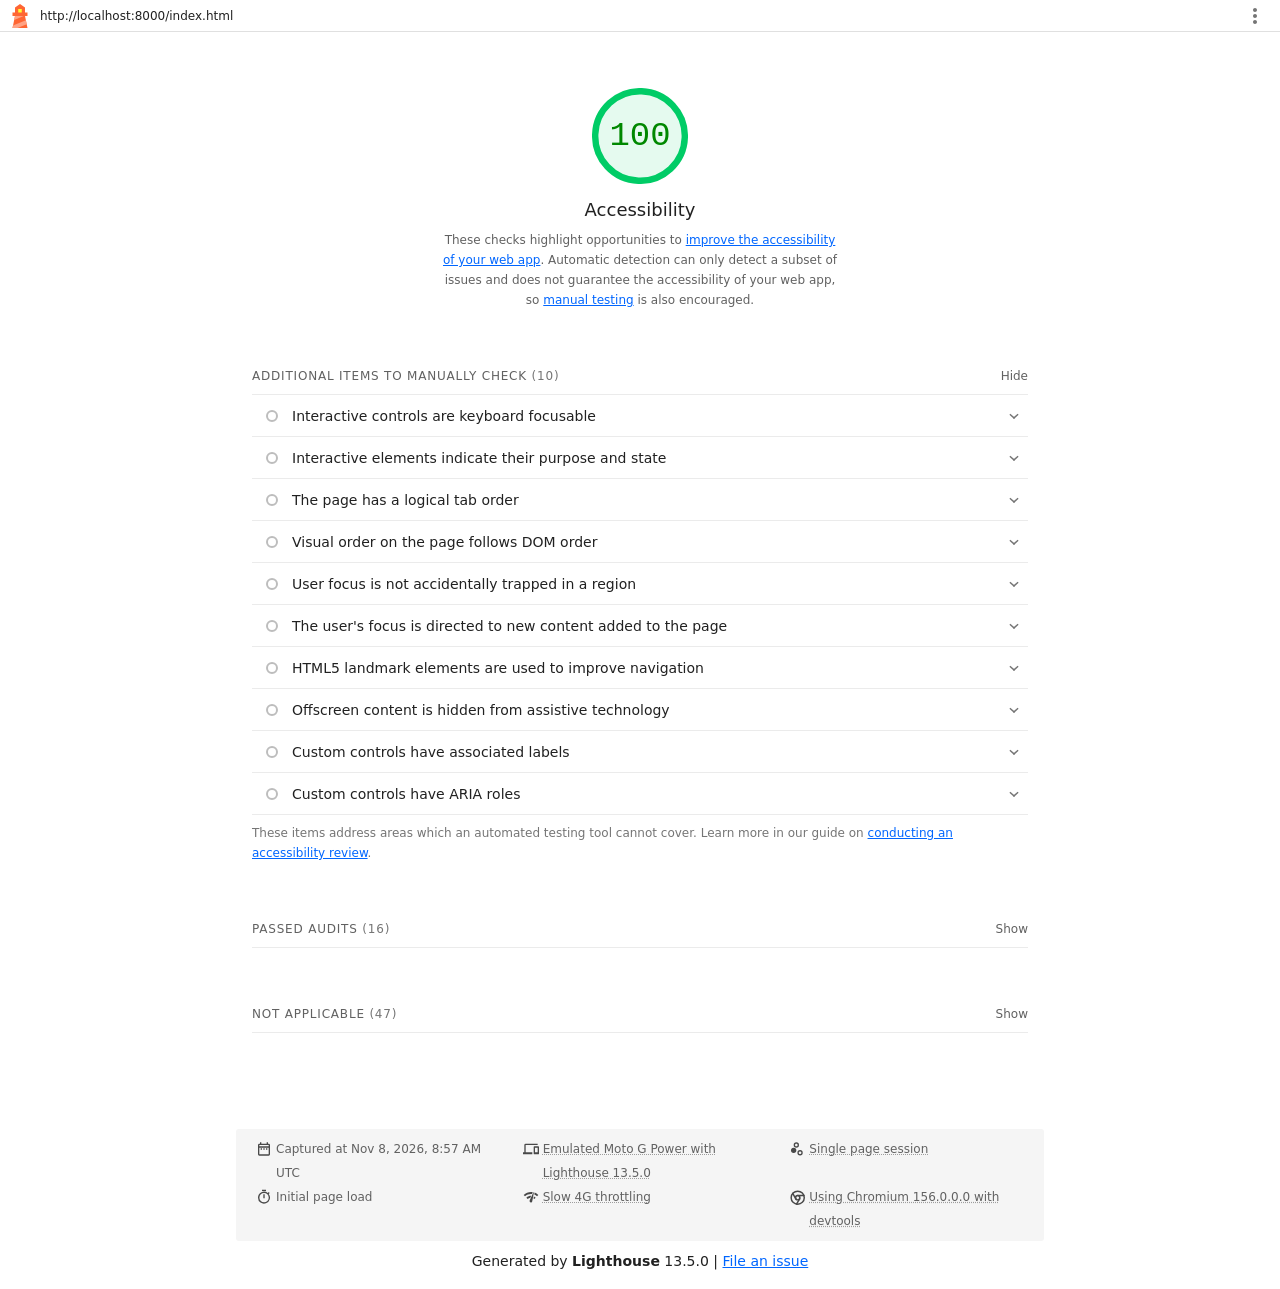
<file: lighthouse/index-accessibility.html>
<!--
@license
Copyright 2018 Google LLC
SPDX-License-Identifier: Apache-2.0
-->
<!doctype html>
<html lang="en">
<head>
  <meta charset="utf-8">
  <meta name="viewport" content="width=device-width, initial-scale=1, minimum-scale=1">
  <link rel="icon" href='data:image/svg+xml;utf8,<svg fill="none" xmlns="http://www.w3.org/2000/svg" viewBox="0 0 48 48"><path d="m14 7 10-7 10 7v10h5v7h-5l5 24H9l5-24H9v-7h5V7Z" fill="%23F63"/><path d="M31.561 24H14l-1.689 8.105L31.561 24ZM18.983 48H9l1.022-4.907L35.723 32.27l1.663 7.98L18.983 48Z" fill="%23FFA385"/><path fill="%23FF3" d="M20.5 10h7v7h-7z"/></svg>'>
  <title>Lighthouse Report</title>
  <style>body {margin: 0}</style>
</head>
<body>
  <noscript>Lighthouse report requires JavaScript. Please enable.</noscript>

  <div id="lh-log"></div>

  <script>window.__LIGHTHOUSE_JSON__ = {"lighthouseVersion":"13.5.0","requestedUrl":"http://localhost:8000/index.html","mainDocumentUrl":"http://localhost:8000/index.html","finalDisplayedUrl":"http://localhost:8000/index.html","finalUrl":"http://localhost:8000/index.html","fetchTime":"2026-11-08T08:57:57.043Z","gatherMode":"navigation","runWarnings":[],"userAgent":"Mozilla/5.0 (Macintosh; Intel Mac OS X 10_15_7) AppleWebKit/537.36 (KHTML, like Gecko) Chrome/156.0.0.0 Safari/537.36","environment":{"networkUserAgent":"Mozilla/5.0 (Linux; Android 11; moto g power (2022)) AppleWebKit/537.36 (KHTML, like Gecko) Chrome/156.0.0.0 Mobile Safari/537.36","hostUserAgent":"Mozilla/5.0 (Macintosh; Intel Mac OS X 10_15_7) AppleWebKit/537.36 (KHTML, like Gecko) Chrome/156.0.0.0 Safari/537.36","benchmarkIndex":3240.5,"credits":{"axe-core":"4.13.0"}},"audits":{"accesskeys":{"id":"accesskeys","title":"`[accesskey]` values are unique","description":"Access keys let users quickly focus a part of the page. For proper navigation, each access key must be unique. [Learn more about access keys](https://dequeuniversity.com/rules/axe/4.13/accesskeys).","score":null,"scoreDisplayMode":"notApplicable"},"aria-allowed-attr":{"id":"aria-allowed-attr","title":"`[aria-*]` attributes match their roles","description":"Each ARIA `role` supports a specific subset of `aria-*` attributes. Mismatching these invalidates the `aria-*` attributes. [Learn how to match ARIA attributes to their roles](https://dequeuniversity.com/rules/axe/4.13/aria-allowed-attr).","score":null,"scoreDisplayMode":"notApplicable"},"aria-allowed-role":{"id":"aria-allowed-role","title":"Uses ARIA roles only on compatible elements","description":"Many HTML elements can only be assigned certain ARIA roles. Using ARIA roles where they are not allowed can interfere with the accessibility of the web page. [Learn more about ARIA roles](https://dequeuniversity.com/rules/axe/4.13/aria-allowed-role).","score":null,"scoreDisplayMode":"notApplicable"},"aria-command-name":{"id":"aria-command-name","title":"`button`, `link`, and `menuitem` elements have accessible names","description":"When an element doesn't have an accessible name, screen readers announce it with a generic name, making it unusable for users who rely on screen readers. [Learn how to make command elements more accessible](https://dequeuniversity.com/rules/axe/4.13/aria-command-name).","score":null,"scoreDisplayMode":"notApplicable"},"aria-conditional-attr":{"id":"aria-conditional-attr","title":"ARIA attributes are used as specified for the element's role","description":"Some ARIA attributes are only allowed on an element under certain conditions. [Learn more about conditional ARIA attributes](https://dequeuniversity.com/rules/axe/4.13/aria-conditional-attr).","score":null,"scoreDisplayMode":"notApplicable"},"aria-deprecated-role":{"id":"aria-deprecated-role","title":"Deprecated ARIA roles were not used","description":"Deprecated ARIA roles may not be processed correctly by assistive technology. [Learn more about deprecated ARIA roles](https://dequeuniversity.com/rules/axe/4.13/aria-deprecated-role).","score":null,"scoreDisplayMode":"notApplicable"},"aria-dialog-name":{"id":"aria-dialog-name","title":"Elements with `role=\"dialog\"` or `role=\"alertdialog\"` have accessible names.","description":"ARIA dialog elements without accessible names may prevent screen readers users from discerning the purpose of these elements. [Learn how to make ARIA dialog elements more accessible](https://dequeuniversity.com/rules/axe/4.13/aria-dialog-name).","score":null,"scoreDisplayMode":"notApplicable"},"aria-hidden-body":{"id":"aria-hidden-body","title":"`[aria-hidden=\"true\"]` is not present on the document `\u003cbody>`","description":"Assistive technologies, like screen readers, work inconsistently when `aria-hidden=\"true\"` is set on the document `\u003cbody>`. [Learn how `aria-hidden` affects the document body](https://dequeuniversity.com/rules/axe/4.13/aria-hidden-body).","score":1,"scoreDisplayMode":"binary","details":{"type":"table","headings":[{"key":"node","valueType":"node","subItemsHeading":{"key":"relatedNode","valueType":"node"},"label":"Failing Elements"}],"items":[]}},"aria-hidden-focus":{"id":"aria-hidden-focus","title":"`[aria-hidden=\"true\"]` elements do not contain focusable descendents","description":"Focusable descendents within an `[aria-hidden=\"true\"]` element prevent those interactive elements from being available to users of assistive technologies like screen readers. [Learn how `aria-hidden` affects focusable elements](https://dequeuniversity.com/rules/axe/4.13/aria-hidden-focus).","score":null,"scoreDisplayMode":"notApplicable"},"aria-input-field-name":{"id":"aria-input-field-name","title":"ARIA input fields have accessible names","description":"When an input field doesn't have an accessible name, screen readers announce it with a generic name, making it unusable for users who rely on screen readers. [Learn more about input field labels](https://dequeuniversity.com/rules/axe/4.13/aria-input-field-name).","score":null,"scoreDisplayMode":"notApplicable"},"aria-meter-name":{"id":"aria-meter-name","title":"ARIA `meter` elements have accessible names","description":"When a meter element doesn't have an accessible name, screen readers announce it with a generic name, making it unusable for users who rely on screen readers. [Learn how to name `meter` elements](https://dequeuniversity.com/rules/axe/4.13/aria-meter-name).","score":null,"scoreDisplayMode":"notApplicable"},"aria-progressbar-name":{"id":"aria-progressbar-name","title":"ARIA `progressbar` elements have accessible names","description":"When a `progressbar` element doesn't have an accessible name, screen readers announce it with a generic name, making it unusable for users who rely on screen readers. [Learn how to label `progressbar` elements](https://dequeuniversity.com/rules/axe/4.13/aria-progressbar-name).","score":null,"scoreDisplayMode":"notApplicable"},"aria-prohibited-attr":{"id":"aria-prohibited-attr","title":"Elements use only permitted ARIA attributes","description":"Using ARIA attributes in roles where they are prohibited can mean that important information is not communicated to users of assistive technologies. [Learn more about prohibited ARIA roles](https://dequeuniversity.com/rules/axe/4.13/aria-prohibited-attr).","score":null,"scoreDisplayMode":"notApplicable"},"aria-required-attr":{"id":"aria-required-attr","title":"`[role]`s have all required `[aria-*]` attributes","description":"Some ARIA roles have required attributes that describe the state of the element to screen readers. [Learn more about roles and required attributes](https://dequeuniversity.com/rules/axe/4.13/aria-required-attr).","score":null,"scoreDisplayMode":"notApplicable"},"aria-required-children":{"id":"aria-required-children","title":"Elements with an ARIA `[role]` that require children to contain a specific `[role]` have all required children.","description":"Some ARIA parent roles must contain specific child roles to perform their intended accessibility functions. [Learn more about roles and required children elements](https://dequeuniversity.com/rules/axe/4.13/aria-required-children).","score":null,"scoreDisplayMode":"notApplicable"},"aria-required-parent":{"id":"aria-required-parent","title":"`[role]`s are contained by their required parent element","description":"Some ARIA child roles must be contained by specific parent roles to properly perform their intended accessibility functions. [Learn more about ARIA roles and required parent element](https://dequeuniversity.com/rules/axe/4.13/aria-required-parent).","score":null,"scoreDisplayMode":"notApplicable"},"aria-roles":{"id":"aria-roles","title":"`[role]` values are valid","description":"ARIA roles must have valid values in order to perform their intended accessibility functions. [Learn more about valid ARIA roles](https://dequeuniversity.com/rules/axe/4.13/aria-roles).","score":null,"scoreDisplayMode":"notApplicable"},"aria-text":{"id":"aria-text","title":"Elements with the `role=text` attribute do not have focusable descendents.","description":"Adding `role=text` around a text node split by markup enables VoiceOver to treat it as one phrase, but the element's focusable descendents will not be announced. [Learn more about the `role=text` attribute](https://dequeuniversity.com/rules/axe/4.13/aria-text).","score":null,"scoreDisplayMode":"notApplicable"},"aria-toggle-field-name":{"id":"aria-toggle-field-name","title":"ARIA toggle fields have accessible names","description":"When a toggle field doesn't have an accessible name, screen readers announce it with a generic name, making it unusable for users who rely on screen readers. [Learn more about toggle fields](https://dequeuniversity.com/rules/axe/4.13/aria-toggle-field-name).","score":null,"scoreDisplayMode":"notApplicable"},"aria-tooltip-name":{"id":"aria-tooltip-name","title":"ARIA `tooltip` elements have accessible names","description":"When a tooltip element doesn't have an accessible name, screen readers announce it with a generic name, making it unusable for users who rely on screen readers. [Learn how to name `tooltip` elements](https://dequeuniversity.com/rules/axe/4.13/aria-tooltip-name).","score":null,"scoreDisplayMode":"notApplicable"},"aria-treeitem-name":{"id":"aria-treeitem-name","title":"ARIA `treeitem` elements have accessible names","description":"When a `treeitem` element doesn't have an accessible name, screen readers announce it with a generic name, making it unusable for users who rely on screen readers. [Learn more about labeling `treeitem` elements](https://dequeuniversity.com/rules/axe/4.13/aria-treeitem-name).","score":null,"scoreDisplayMode":"notApplicable"},"aria-valid-attr-value":{"id":"aria-valid-attr-value","title":"`[aria-*]` attributes have valid values","description":"Assistive technologies, like screen readers, can't interpret ARIA attributes with invalid values. [Learn more about valid values for ARIA attributes](https://dequeuniversity.com/rules/axe/4.13/aria-valid-attr-value).","score":null,"scoreDisplayMode":"notApplicable"},"aria-valid-attr":{"id":"aria-valid-attr","title":"`[aria-*]` attributes are valid and not misspelled","description":"Assistive technologies, like screen readers, can't interpret ARIA attributes with invalid names. [Learn more about valid ARIA attributes](https://dequeuniversity.com/rules/axe/4.13/aria-valid-attr).","score":null,"scoreDisplayMode":"notApplicable"},"button-name":{"id":"button-name","title":"Buttons have an accessible name","description":"When a button doesn't have an accessible name, screen readers announce it as \"button\", making it unusable for users who rely on screen readers. [Learn how to make buttons more accessible](https://dequeuniversity.com/rules/axe/4.13/button-name).","score":1,"scoreDisplayMode":"binary","details":{"type":"table","headings":[{"key":"node","valueType":"node","subItemsHeading":{"key":"relatedNode","valueType":"node"},"label":"Failing Elements"}],"items":[]}},"bypass":{"id":"bypass","title":"The page contains a heading, skip link, or landmark region","description":"Adding ways to bypass repetitive content lets keyboard users navigate the page more efficiently. [Learn more about bypass blocks](https://dequeuniversity.com/rules/axe/4.13/bypass).","score":null,"scoreDisplayMode":"notApplicable"},"color-contrast":{"id":"color-contrast","title":"Background and foreground colors have a sufficient contrast ratio","description":"Low-contrast text is difficult or impossible for many users to read. [Learn how to provide sufficient color contrast](https://dequeuniversity.com/rules/axe/4.13/color-contrast).","score":1,"scoreDisplayMode":"binary","details":{"type":"table","headings":[{"key":"node","valueType":"node","subItemsHeading":{"key":"relatedNode","valueType":"node"},"label":"Failing Elements"}],"items":[]}},"definition-list":{"id":"definition-list","title":"`\u003cdl>`'s contain only properly-ordered `\u003cdt>` and `\u003cdd>` groups, `\u003cscript>`, `\u003ctemplate>` or `\u003cdiv>` elements.","description":"When definition lists are not properly marked up, screen readers may produce confusing or inaccurate output. [Learn how to structure definition lists correctly](https://dequeuniversity.com/rules/axe/4.13/definition-list).","score":null,"scoreDisplayMode":"notApplicable"},"dlitem":{"id":"dlitem","title":"Definition list items are wrapped in `\u003cdl>` elements","description":"Definition list items (`\u003cdt>` and `\u003cdd>`) must be wrapped in a parent `\u003cdl>` element to ensure that screen readers can properly announce them. [Learn how to structure definition lists correctly](https://dequeuniversity.com/rules/axe/4.13/dlitem).","score":null,"scoreDisplayMode":"notApplicable"},"document-title":{"id":"document-title","title":"Document has a `\u003ctitle>` element","description":"The title gives screen reader users an overview of the page, and search engine users rely on it heavily to determine if a page is relevant to their search. [Learn more about document titles](https://dequeuniversity.com/rules/axe/4.13/document-title).","score":1,"scoreDisplayMode":"binary","details":{"type":"table","headings":[{"key":"node","valueType":"node","subItemsHeading":{"key":"relatedNode","valueType":"node"},"label":"Failing Elements"}],"items":[]}},"duplicate-id-aria":{"id":"duplicate-id-aria","title":"ARIA IDs are unique","description":"The value of an ARIA ID must be unique to prevent other instances from being overlooked by assistive technologies. [Learn how to fix duplicate ARIA IDs](https://dequeuniversity.com/rules/axe/4.13/duplicate-id-aria).","score":null,"scoreDisplayMode":"notApplicable"},"empty-heading":{"id":"empty-heading","title":"All heading elements contain content.","description":"A heading with no content or inaccessible text prevent screen reader users from accessing information on the page's structure. [Learn more about headings](https://dequeuniversity.com/rules/axe/4.13/empty-heading).","score":null,"scoreDisplayMode":"notApplicable"},"form-field-multiple-labels":{"id":"form-field-multiple-labels","title":"No form fields have multiple labels","description":"Form fields with multiple labels can be confusingly announced by assistive technologies like screen readers which use either the first, the last, or all of the labels. [Learn how to use form labels](https://dequeuniversity.com/rules/axe/4.13/form-field-multiple-labels).","score":null,"scoreDisplayMode":"notApplicable"},"frame-title":{"id":"frame-title","title":"`\u003cframe>` or `\u003ciframe>` elements have a title","description":"Screen reader users rely on frame titles to describe the contents of frames. [Learn more about frame titles](https://dequeuniversity.com/rules/axe/4.13/frame-title).","score":null,"scoreDisplayMode":"notApplicable"},"heading-order":{"id":"heading-order","title":"Heading elements appear in a sequentially-descending order","description":"Properly ordered headings that do not skip levels convey the semantic structure of the page, making it easier to navigate and understand when using assistive technologies. [Learn more about heading order](https://dequeuniversity.com/rules/axe/4.13/heading-order).","score":1,"scoreDisplayMode":"binary","details":{"type":"table","headings":[{"key":"node","valueType":"node","subItemsHeading":{"key":"relatedNode","valueType":"node"},"label":"Failing Elements"}],"items":[]}},"html-has-lang":{"id":"html-has-lang","title":"`\u003chtml>` element has a `[lang]` attribute","description":"If a page doesn't specify a `lang` attribute, a screen reader assumes that the page is in the default language that the user chose when setting up the screen reader. If the page isn't actually in the default language, then the screen reader might not announce the page's text correctly. [Learn more about the `lang` attribute](https://dequeuniversity.com/rules/axe/4.13/html-has-lang).","score":1,"scoreDisplayMode":"binary","details":{"type":"table","headings":[{"key":"node","valueType":"node","subItemsHeading":{"key":"relatedNode","valueType":"node"},"label":"Failing Elements"}],"items":[]}},"html-lang-valid":{"id":"html-lang-valid","title":"`\u003chtml>` element has a valid value for its `[lang]` attribute","description":"Specifying a valid [BCP 47 language](https://www.w3.org/International/questions/qa-choosing-language-tags#question) helps screen readers announce text properly. [Learn how to use the `lang` attribute](https://dequeuniversity.com/rules/axe/4.13/html-lang-valid).","score":1,"scoreDisplayMode":"binary","details":{"type":"table","headings":[{"key":"node","valueType":"node","subItemsHeading":{"key":"relatedNode","valueType":"node"},"label":"Failing Elements"}],"items":[]}},"html-xml-lang-mismatch":{"id":"html-xml-lang-mismatch","title":"`\u003chtml>` element has an `[xml:lang]` attribute with the same base language as the `[lang]` attribute.","description":"If the webpage does not specify a consistent language, then the screen reader might not announce the page's text correctly. [Learn more about the `lang` attribute](https://dequeuniversity.com/rules/axe/4.13/html-xml-lang-mismatch).","score":null,"scoreDisplayMode":"notApplicable"},"identical-links-same-purpose":{"id":"identical-links-same-purpose","title":"Identical links have the same purpose.","description":"Links with the same destination should have the same description, to help users understand the link's purpose and decide whether to follow it. [Learn more about identical links](https://dequeuniversity.com/rules/axe/4.13/identical-links-same-purpose).","score":null,"scoreDisplayMode":"notApplicable"},"image-alt":{"id":"image-alt","title":"Image elements have `[alt]` attributes","description":"Informative elements should aim for short, descriptive alternate text. Decorative elements can be ignored with an empty alt attribute. [Learn more about the `alt` attribute](https://dequeuniversity.com/rules/axe/4.13/image-alt).","score":1,"scoreDisplayMode":"binary","details":{"type":"table","headings":[{"key":"node","valueType":"node","subItemsHeading":{"key":"relatedNode","valueType":"node"},"label":"Failing Elements"}],"items":[]}},"image-redundant-alt":{"id":"image-redundant-alt","title":"Image elements do not have `[alt]` attributes that are redundant text.","description":"Informative elements should aim for short, descriptive alternative text. Alternative text that is exactly the same as the text adjacent to the link or image is potentially confusing for screen reader users, because the text will be read twice. [Learn more about the `alt` attribute](https://dequeuniversity.com/rules/axe/4.13/image-redundant-alt).","score":null,"scoreDisplayMode":"notApplicable"},"input-button-name":{"id":"input-button-name","title":"Input buttons have discernible text.","description":"Adding discernable and accessible text to input buttons may help screen reader users understand the purpose of the input button. [Learn more about input buttons](https://dequeuniversity.com/rules/axe/4.13/input-button-name).","score":null,"scoreDisplayMode":"notApplicable"},"input-image-alt":{"id":"input-image-alt","title":"`\u003cinput type=\"image\">` elements have `[alt]` text","description":"When an image is being used as an `\u003cinput>` button, providing alternative text can help screen reader users understand the purpose of the button. [Learn about input image alt text](https://dequeuniversity.com/rules/axe/4.13/input-image-alt).","score":null,"scoreDisplayMode":"notApplicable"},"label-content-name-mismatch":{"id":"label-content-name-mismatch","title":"Elements with visible text labels have matching accessible names.","description":"Visible text labels that do not match the accessible name can result in a confusing experience for screen reader users. [Learn more about accessible names](https://dequeuniversity.com/rules/axe/4.13/label-content-name-mismatch).","score":null,"scoreDisplayMode":"notApplicable"},"label":{"id":"label","title":"Form elements have associated labels","description":"Labels ensure that form controls are announced properly by assistive technologies, like screen readers. [Learn more about form element labels](https://dequeuniversity.com/rules/axe/4.13/label).","score":null,"scoreDisplayMode":"notApplicable"},"landmark-one-main":{"id":"landmark-one-main","title":"Document has a main landmark.","description":"One main landmark helps screen reader users navigate a web page. [Learn more about landmarks](https://dequeuniversity.com/rules/axe/4.13/landmark-one-main).","score":1,"scoreDisplayMode":"binary","details":{"type":"table","headings":[{"key":"node","valueType":"node","subItemsHeading":{"key":"relatedNode","valueType":"node"},"label":"Failing Elements"}],"items":[]}},"link-name":{"id":"link-name","title":"Links have a discernible name","description":"Link text (and alternate text for images, when used as links) that is discernible, unique, and focusable improves the navigation experience for screen reader users. [Learn how to make links accessible](https://dequeuniversity.com/rules/axe/4.13/link-name).","score":1,"scoreDisplayMode":"binary","details":{"type":"table","headings":[{"key":"node","valueType":"node","subItemsHeading":{"key":"relatedNode","valueType":"node"},"label":"Failing Elements"}],"items":[]}},"link-in-text-block":{"id":"link-in-text-block","title":"Links are distinguishable without relying on color.","description":"Low-contrast text is difficult or impossible for many users to read. Link text that is discernible improves the experience for users with low vision. [Learn how to make links distinguishable](https://dequeuniversity.com/rules/axe/4.13/link-in-text-block).","score":null,"scoreDisplayMode":"notApplicable"},"list":{"id":"list","title":"Lists contain only `\u003cli>` elements and script supporting elements (`\u003cscript>` and `\u003ctemplate>`).","description":"Screen readers have a specific way of announcing lists. Ensuring proper list structure aids screen reader output. [Learn more about proper list structure](https://dequeuniversity.com/rules/axe/4.13/list).","score":1,"scoreDisplayMode":"binary","details":{"type":"table","headings":[{"key":"node","valueType":"node","subItemsHeading":{"key":"relatedNode","valueType":"node"},"label":"Failing Elements"}],"items":[]}},"listitem":{"id":"listitem","title":"List items (`\u003cli>`) are contained within `\u003cul>`, `\u003col>` or `\u003cmenu>` parent elements","description":"Screen readers require list items (`\u003cli>`) to be contained within a parent `\u003cul>`, `\u003col>` or `\u003cmenu>` to be announced properly. [Learn more about proper list structure](https://dequeuniversity.com/rules/axe/4.13/listitem).","score":1,"scoreDisplayMode":"binary","details":{"type":"table","headings":[{"key":"node","valueType":"node","subItemsHeading":{"key":"relatedNode","valueType":"node"},"label":"Failing Elements"}],"items":[]}},"meta-refresh":{"id":"meta-refresh","title":"The document does not use `\u003cmeta http-equiv=\"refresh\">`","description":"Users do not expect a page to refresh automatically, and doing so will move focus back to the top of the page. This may create a frustrating or confusing experience. [Learn more about the refresh meta tag](https://dequeuniversity.com/rules/axe/4.13/meta-refresh).","score":null,"scoreDisplayMode":"notApplicable"},"meta-viewport":{"id":"meta-viewport","title":"`[user-scalable=\"no\"]` is not used in the `\u003cmeta name=\"viewport\">` element and the `[maximum-scale]` attribute is not less than 5.","description":"Disabling zooming is problematic for users with low vision who rely on screen magnification to properly see the contents of a web page. [Learn more about the viewport meta tag](https://dequeuniversity.com/rules/axe/4.13/meta-viewport).","score":1,"scoreDisplayMode":"binary","details":{"type":"table","headings":[{"key":"node","valueType":"node","subItemsHeading":{"key":"relatedNode","valueType":"node"},"label":"Failing Elements"}],"items":[]}},"object-alt":{"id":"object-alt","title":"`\u003cobject>` elements have alternate text","description":"Screen readers cannot translate non-text content. Adding alternate text to `\u003cobject>` elements helps screen readers convey meaning to users. [Learn more about alt text for `object` elements](https://dequeuniversity.com/rules/axe/4.13/object-alt).","score":null,"scoreDisplayMode":"notApplicable"},"select-name":{"id":"select-name","title":"Select elements have associated label elements.","description":"Form elements without effective labels can create frustrating experiences for screen reader users. [Learn more about the `select` element](https://dequeuniversity.com/rules/axe/4.13/select-name).","score":null,"scoreDisplayMode":"notApplicable"},"skip-link":{"id":"skip-link","title":"Skip links are focusable.","description":"Including a skip link can help users skip to the main content to save time. [Learn more about skip links](https://dequeuniversity.com/rules/axe/4.13/skip-link).","score":1,"scoreDisplayMode":"binary","details":{"type":"table","headings":[{"key":"node","valueType":"node","subItemsHeading":{"key":"relatedNode","valueType":"node"},"label":"Failing Elements"}],"items":[]}},"tabindex":{"id":"tabindex","title":"No element has a `[tabindex]` value greater than 0","description":"A value greater than 0 implies an explicit navigation ordering. Although technically valid, this often creates frustrating experiences for users who rely on assistive technologies. [Learn more about the `tabindex` attribute](https://dequeuniversity.com/rules/axe/4.13/tabindex).","score":1,"scoreDisplayMode":"binary","details":{"type":"table","headings":[{"key":"node","valueType":"node","subItemsHeading":{"key":"relatedNode","valueType":"node"},"label":"Failing Elements"}],"items":[]}},"table-duplicate-name":{"id":"table-duplicate-name","title":"Tables have different content in the summary attribute and `\u003ccaption>`.","description":"The summary attribute should describe the table structure, while `\u003ccaption>` should have the onscreen title. Accurate table mark-up helps users of screen readers. [Learn more about summary and caption](https://dequeuniversity.com/rules/axe/4.13/table-duplicate-name).","score":null,"scoreDisplayMode":"notApplicable"},"table-fake-caption":{"id":"table-fake-caption","title":"Tables use `\u003ccaption>` instead of cells with the `[colspan]` attribute to indicate a caption.","description":"Screen readers have features to make navigating tables easier. Ensuring that tables use the actual caption element instead of cells with the `[colspan]` attribute may improve the experience for screen reader users. [Learn more about captions](https://dequeuniversity.com/rules/axe/4.13/table-fake-caption).","score":null,"scoreDisplayMode":"notApplicable"},"target-size":{"id":"target-size","title":"Touch targets have sufficient size and spacing.","description":"Touch targets with sufficient size and spacing help users who may have difficulty targeting small controls to activate the targets. [Learn more about touch targets](https://dequeuniversity.com/rules/axe/4.13/target-size).","score":1,"scoreDisplayMode":"binary","details":{"type":"table","headings":[{"key":"node","valueType":"node","subItemsHeading":{"key":"relatedNode","valueType":"node"},"label":"Failing Elements"}],"items":[]}},"td-has-header":{"id":"td-has-header","title":"`\u003ctd>` elements in a large `\u003ctable>` have one or more table headers.","description":"Screen readers have features to make navigating tables easier. Ensuring that `\u003ctd>` elements in a large table (3 or more cells in width and height) have an associated table header may improve the experience for screen reader users. [Learn more about table headers](https://dequeuniversity.com/rules/axe/4.13/td-has-header).","score":null,"scoreDisplayMode":"notApplicable"},"td-headers-attr":{"id":"td-headers-attr","title":"Cells in a `\u003ctable>` element that use the `[headers]` attribute refer to table cells within the same table.","description":"Screen readers have features to make navigating tables easier. Ensuring `\u003ctd>` cells using the `[headers]` attribute only refer to other cells in the same table may improve the experience for screen reader users. [Learn more about the `headers` attribute](https://dequeuniversity.com/rules/axe/4.13/td-headers-attr).","score":null,"scoreDisplayMode":"notApplicable"},"th-has-data-cells":{"id":"th-has-data-cells","title":"`\u003cth>` elements and elements with `[role=\"columnheader\"/\"rowheader\"]` have data cells they describe.","description":"Screen readers have features to make navigating tables easier. Ensuring table headers always refer to some set of cells may improve the experience for screen reader users. [Learn more about table headers](https://dequeuniversity.com/rules/axe/4.13/th-has-data-cells).","score":null,"scoreDisplayMode":"notApplicable"},"valid-lang":{"id":"valid-lang","title":"`[lang]` attributes have a valid value","description":"Specifying a valid [BCP 47 language](https://www.w3.org/International/questions/qa-choosing-language-tags#question) on elements helps ensure that text is pronounced correctly by a screen reader. [Learn how to use the `lang` attribute](https://dequeuniversity.com/rules/axe/4.13/valid-lang).","score":null,"scoreDisplayMode":"notApplicable"},"video-caption":{"id":"video-caption","title":"`\u003cvideo>` elements contain a `\u003ctrack>` element with `[kind=\"captions\"]`","description":"When a video provides a caption it is easier for deaf and hearing impaired users to access its information. [Learn more about video captions](https://dequeuniversity.com/rules/axe/4.13/video-caption).","score":null,"scoreDisplayMode":"notApplicable"},"custom-controls-labels":{"id":"custom-controls-labels","title":"Custom controls have associated labels","description":"Custom interactive controls have associated labels, provided by aria-label or aria-labelledby. [Learn more about custom controls and labels](https://developer.chrome.com/docs/lighthouse/accessibility/custom-controls-labels/).","score":null,"scoreDisplayMode":"manual"},"custom-controls-roles":{"id":"custom-controls-roles","title":"Custom controls have ARIA roles","description":"Custom interactive controls have appropriate ARIA roles. [Learn how to add roles to custom controls](https://developer.chrome.com/docs/lighthouse/accessibility/custom-control-roles/).","score":null,"scoreDisplayMode":"manual"},"focus-traps":{"id":"focus-traps","title":"User focus is not accidentally trapped in a region","description":"A user can tab into and out of any control or region without accidentally trapping their focus. [Learn how to avoid focus traps](https://developer.chrome.com/docs/lighthouse/accessibility/focus-traps/).","score":null,"scoreDisplayMode":"manual"},"focusable-controls":{"id":"focusable-controls","title":"Interactive controls are keyboard focusable","description":"Custom interactive controls are keyboard focusable and display a focus indicator. [Learn how to make custom controls focusable](https://developer.chrome.com/docs/lighthouse/accessibility/focusable-controls/).","score":null,"scoreDisplayMode":"manual"},"interactive-element-affordance":{"id":"interactive-element-affordance","title":"Interactive elements indicate their purpose and state","description":"Interactive elements, such as links and buttons, should indicate their state and be distinguishable from non-interactive elements. [Learn how to decorate interactive elements with affordance hints](https://developer.chrome.com/docs/lighthouse/accessibility/interactive-element-affordance/).","score":null,"scoreDisplayMode":"manual"},"logical-tab-order":{"id":"logical-tab-order","title":"The page has a logical tab order","description":"Tabbing through the page follows the visual layout. Users cannot focus elements that are offscreen. [Learn more about logical tab ordering](https://developer.chrome.com/docs/lighthouse/accessibility/logical-tab-order/).","score":null,"scoreDisplayMode":"manual"},"managed-focus":{"id":"managed-focus","title":"The user's focus is directed to new content added to the page","description":"If new content, such as a dialog, is added to the page, the user's focus is directed to it. [Learn how to direct focus to new content](https://developer.chrome.com/docs/lighthouse/accessibility/managed-focus/).","score":null,"scoreDisplayMode":"manual"},"offscreen-content-hidden":{"id":"offscreen-content-hidden","title":"Offscreen content is hidden from assistive technology","description":"Offscreen content is hidden with display: none or aria-hidden=true. [Learn how to properly hide offscreen content](https://developer.chrome.com/docs/lighthouse/accessibility/offscreen-content-hidden/).","score":null,"scoreDisplayMode":"manual"},"use-landmarks":{"id":"use-landmarks","title":"HTML5 landmark elements are used to improve navigation","description":"Landmark elements (`\u003cmain>`, `\u003cnav>`, etc.) are used to improve the keyboard navigation of the page for assistive technology. [Learn more about landmark elements](https://developer.chrome.com/docs/lighthouse/accessibility/use-landmarks/).","score":null,"scoreDisplayMode":"manual"},"visual-order-follows-dom":{"id":"visual-order-follows-dom","title":"Visual order on the page follows DOM order","description":"DOM order matches the visual order, improving navigation for assistive technology. [Learn more about DOM and visual ordering](https://developer.chrome.com/docs/lighthouse/accessibility/visual-order-follows-dom/).","score":null,"scoreDisplayMode":"manual"},"autocomplete-valid":{"id":"autocomplete-valid","title":"`autocomplete` attributes are used correctly","description":"The `autocomplete` attribute values must be valid and correctly applied for screen readers to function correctly. [Learn more about valid autocomplete values](https://dequeuniversity.com/rules/axe/4.13/autocomplete-valid).","score":null,"scoreDisplayMode":"notApplicable"},"presentation-role-conflict":{"id":"presentation-role-conflict","title":"Elements with `role=\"none\"` or `role=\"presentation\"` do not have conflicts","description":"There are certain cases where the semantic role of an element with `role=\"none\"` or `role=\"presentation\"` does not resolve to none or presentation. To ensure the element remains removed from the accessibility tree, you should not add any global ARIA attributes to the element or make it focusable. [Learn more about presentation role conflict](https://dequeuniversity.com/rules/axe/4.13/presentation-role-conflict).","score":null,"scoreDisplayMode":"notApplicable"},"svg-img-alt":{"id":"svg-img-alt","title":"SVG elements with an `img` role have an accessible text alternative","description":"Ensures SVG elements with an `img`, `graphics-document` or `graphics-symbol` role have an accessible text alternative. [Learn more about SVG alt text](https://dequeuniversity.com/rules/axe/4.13/svg-img-alt).","score":null,"scoreDisplayMode":"notApplicable"}},"configSettings":{"output":"json","maxWaitForFcp":30000,"maxWaitForLoad":45000,"pauseAfterFcpMs":1000,"pauseAfterLoadMs":1000,"networkQuietThresholdMs":1000,"cpuQuietThresholdMs":1000,"formFactor":"mobile","throttling":{"rttMs":150,"throughputKbps":1638.4,"requestLatencyMs":562.5,"downloadThroughputKbps":1474.5600000000002,"uploadThroughputKbps":675,"cpuSlowdownMultiplier":4},"throttlingMethod":"simulate","screenEmulation":{"mobile":true,"width":412,"height":823,"deviceScaleFactor":1.75,"disabled":true},"emulatedUserAgent":"Mozilla/5.0 (Linux; Android 11; moto g power (2022)) AppleWebKit/537.36 (KHTML, like Gecko) Chrome/136.0.0.0 Mobile Safari/537.36","auditMode":false,"gatherMode":false,"clearStorageTypes":["file_systems","shader_cache","service_workers","cache_storage"],"disableStorageReset":false,"debugNavigation":false,"channel":"devtools","usePassiveGathering":false,"disableFullPageScreenshot":false,"skipAboutBlank":false,"blankPage":"about:blank","ignoreStatusCode":true,"locale":"en-US","blockedUrlPatterns":null,"additionalTraceCategories":"","extraHeaders":null,"precomputedLanternData":null,"onlyAudits":null,"onlyCategories":["accessibility"],"skipAudits":null},"categories":{"accessibility":{"title":"Accessibility","description":"These checks highlight opportunities to [improve the accessibility of your web app](https://developer.chrome.com/docs/lighthouse/accessibility/). Automatic detection can only detect a subset of issues and does not guarantee the accessibility of your web app, so [manual testing](https://web.dev/articles/how-to-review) is also encouraged.","manualDescription":"These items address areas which an automated testing tool cannot cover. Learn more in our guide on [conducting an accessibility review](https://web.dev/articles/how-to-review).","supportedModes":["navigation","snapshot"],"auditRefs":[{"id":"accesskeys","weight":0,"group":"a11y-navigation"},{"id":"aria-allowed-attr","weight":0,"group":"a11y-aria"},{"id":"aria-command-name","weight":0,"group":"a11y-aria"},{"id":"aria-conditional-attr","weight":0,"group":"a11y-aria"},{"id":"aria-deprecated-role","weight":0,"group":"a11y-aria"},{"id":"aria-dialog-name","weight":0,"group":"a11y-aria"},{"id":"aria-hidden-body","weight":10,"group":"a11y-aria"},{"id":"aria-hidden-focus","weight":0,"group":"a11y-aria"},{"id":"aria-input-field-name","weight":0,"group":"a11y-aria"},{"id":"aria-meter-name","weight":0,"group":"a11y-aria"},{"id":"aria-progressbar-name","weight":0,"group":"a11y-aria"},{"id":"aria-prohibited-attr","weight":0,"group":"a11y-aria"},{"id":"aria-required-attr","weight":0,"group":"a11y-aria"},{"id":"aria-required-children","weight":0,"group":"a11y-aria"},{"id":"aria-required-parent","weight":0,"group":"a11y-aria"},{"id":"aria-roles","weight":0,"group":"a11y-aria"},{"id":"aria-text","weight":0,"group":"a11y-aria"},{"id":"aria-toggle-field-name","weight":0,"group":"a11y-aria"},{"id":"aria-tooltip-name","weight":0,"group":"a11y-aria"},{"id":"aria-treeitem-name","weight":0,"group":"a11y-aria"},{"id":"aria-valid-attr-value","weight":0,"group":"a11y-aria"},{"id":"aria-valid-attr","weight":0,"group":"a11y-aria"},{"id":"button-name","weight":10,"group":"a11y-names-labels"},{"id":"bypass","weight":0,"group":"a11y-navigation"},{"id":"color-contrast","weight":7,"group":"a11y-color-contrast"},{"id":"definition-list","weight":0,"group":"a11y-tables-lists"},{"id":"dlitem","weight":0,"group":"a11y-tables-lists"},{"id":"document-title","weight":7,"group":"a11y-names-labels"},{"id":"duplicate-id-aria","weight":0,"group":"a11y-aria"},{"id":"form-field-multiple-labels","weight":0,"group":"a11y-names-labels"},{"id":"frame-title","weight":0,"group":"a11y-names-labels"},{"id":"heading-order","weight":3,"group":"a11y-navigation"},{"id":"html-has-lang","weight":7,"group":"a11y-language"},{"id":"html-lang-valid","weight":7,"group":"a11y-language"},{"id":"html-xml-lang-mismatch","weight":0,"group":"a11y-language"},{"id":"image-alt","weight":10,"group":"a11y-names-labels"},{"id":"input-button-name","weight":0,"group":"a11y-names-labels"},{"id":"input-image-alt","weight":0,"group":"a11y-names-labels"},{"id":"label","weight":0,"group":"a11y-names-labels"},{"id":"link-in-text-block","weight":0,"group":"a11y-color-contrast"},{"id":"link-name","weight":7,"group":"a11y-names-labels"},{"id":"list","weight":7,"group":"a11y-tables-lists"},{"id":"listitem","weight":7,"group":"a11y-tables-lists"},{"id":"meta-refresh","weight":0,"group":"a11y-best-practices"},{"id":"meta-viewport","weight":10,"group":"a11y-best-practices"},{"id":"object-alt","weight":0,"group":"a11y-names-labels"},{"id":"select-name","weight":0,"group":"a11y-names-labels"},{"id":"skip-link","weight":3,"group":"a11y-names-labels"},{"id":"tabindex","weight":7,"group":"a11y-navigation"},{"id":"target-size","weight":7,"group":"a11y-best-practices"},{"id":"td-headers-attr","weight":0,"group":"a11y-tables-lists"},{"id":"th-has-data-cells","weight":0,"group":"a11y-tables-lists"},{"id":"valid-lang","weight":0,"group":"a11y-language"},{"id":"video-caption","weight":0,"group":"a11y-audio-video"},{"id":"landmark-one-main","weight":3,"group":"a11y-best-practices"},{"id":"autocomplete-valid","weight":0,"group":"a11y-best-practices"},{"id":"presentation-role-conflict","weight":0,"group":"a11y-best-practices"},{"id":"svg-img-alt","weight":0,"group":"a11y-best-practices"},{"id":"focusable-controls","weight":0},{"id":"interactive-element-affordance","weight":0},{"id":"logical-tab-order","weight":0},{"id":"visual-order-follows-dom","weight":0},{"id":"focus-traps","weight":0},{"id":"managed-focus","weight":0},{"id":"use-landmarks","weight":0},{"id":"offscreen-content-hidden","weight":0},{"id":"custom-controls-labels","weight":0},{"id":"custom-controls-roles","weight":0},{"id":"table-duplicate-name","weight":0,"group":"a11y-best-practices"},{"id":"empty-heading","weight":0,"group":"a11y-best-practices"},{"id":"aria-allowed-role","weight":0,"group":"a11y-best-practices"},{"id":"image-redundant-alt","weight":0,"group":"a11y-names-labels"},{"id":"identical-links-same-purpose","weight":0,"group":"a11y-best-practices"},{"id":"label-content-name-mismatch","weight":0,"group":"hidden"},{"id":"table-fake-caption","weight":0,"group":"hidden"},{"id":"td-has-header","weight":0,"group":"hidden"}],"id":"accessibility","score":1}},"categoryGroups":{"metrics":{"title":"Metrics"},"insights":{"title":"Insights","description":"These insights are also available in the Chrome DevTools Performance Panel - [record a trace](https://developer.chrome.com/docs/devtools/performance/reference) to view more detailed information."},"diagnostics":{"title":"Diagnostics","description":"More information about the performance of your application. These numbers don't [directly affect](https://developer.chrome.com/docs/lighthouse/performance/performance-scoring/) the Performance score."},"a11y-best-practices":{"title":"Best practices","description":"These items highlight common accessibility best practices."},"a11y-color-contrast":{"title":"Contrast","description":"These are opportunities to improve the legibility of your content."},"a11y-names-labels":{"title":"Names and labels","description":"These are opportunities to improve the semantics of the controls in your application. This may enhance the experience for users of assistive technology, like a screen reader."},"a11y-navigation":{"title":"Navigation","description":"These are opportunities to improve keyboard navigation in your application."},"a11y-aria":{"title":"ARIA","description":"These are opportunities to improve the usage of ARIA in your application which may enhance the experience for users of assistive technology, like a screen reader."},"a11y-language":{"title":"Internationalization and localization","description":"These are opportunities to improve the interpretation of your content by users in different locales."},"a11y-audio-video":{"title":"Audio and video","description":"These are opportunities to provide alternative content for audio and video. This may improve the experience for users with hearing or vision impairments."},"a11y-tables-lists":{"title":"Tables and lists","description":"These are opportunities to improve the experience of reading tabular or list data using assistive technology, like a screen reader."},"seo-mobile":{"title":"Mobile Friendly","description":"Make sure your pages are mobile friendly so users don’t have to pinch or zoom in order to read the content pages. [Learn how to make pages mobile-friendly](https://developers.google.com/search/mobile-sites/)."},"seo-content":{"title":"Content Best Practices","description":"Format your HTML in a way that enables crawlers to better understand your app’s content."},"seo-crawl":{"title":"Crawling and Indexing","description":"To appear in search results, crawlers need access to your app."},"best-practices-trust-safety":{"title":"Trust and Safety"},"best-practices-ux":{"title":"User Experience"},"best-practices-browser-compat":{"title":"Browser Compatibility"},"best-practices-general":{"title":"General"},"webmcp":{"title":"WebMCP","description":"Audits validating WebMCP integration."},"agent-accessibility":{"title":"Agent Accessibility","description":"These audits highlight best practices for improving the accessibility of the website for AI agents."},"agent-discoverability":{"title":"Agent Discoverability","description":"These audits validate that websites expose discoverable resources, documentation, and catalogs for AI agents."},"hidden":{"title":""}},"stackPacks":[],"entities":[{"name":"localhost","origins":["http://localhost:8000"],"isFirstParty":true,"isUnrecognized":true},{"name":"Google Fonts","homepage":"https://fonts.google.com/","origins":["https://fonts.googleapis.com","https://fonts.gstatic.com"],"category":"cdn"}],"fullPageScreenshot":{"screenshot":{"data":"[data-uri]","width":412,"height":3246},"nodes":{}},"timing":{"entries":[{"startTime":89.5,"name":"lh:config","duration":91.4,"entryType":"measure"},{"startTime":90.2,"name":"lh:config:resolveArtifactsToDefns","duration":0.5,"entryType":"measure"},{"startTime":181,"name":"lh:runner:gather","duration":5872.6,"entryType":"measure"},{"startTime":181.1,"name":"lh:driver:connect","duration":6.5,"entryType":"measure"},{"startTime":187.8,"name":"lh:driver:navigate","duration":49.9,"entryType":"measure"},{"startTime":238,"name":"lh:gather:getBenchmarkIndex","duration":1005.4,"entryType":"measure"},{"startTime":1243.5,"name":"lh:gather:getVersion","duration":1.4,"entryType":"measure"},{"startTime":1244.9,"name":"lh:gather:getDevicePixelRatio","duration":0.5,"entryType":"measure"},{"startTime":1246.5,"name":"lh:prepare:navigationMode","duration":35.7,"entryType":"measure"},{"startTime":1246.9,"name":"lh:gather:getVersion","duration":0.2,"entryType":"measure"},{"startTime":1255.2,"name":"lh:storage:clearDataForOrigin","duration":5.8,"entryType":"measure"},{"startTime":1261,"name":"lh:storage:clearBrowserCaches","duration":20.5,"entryType":"measure"},{"startTime":1281.8,"name":"lh:gather:prepareThrottlingAndNetwork","duration":0.4,"entryType":"measure"},{"startTime":1286,"name":"lh:driver:navigate","duration":3407.6,"entryType":"measure"},{"startTime":4697.2,"name":"lh:computed:NetworkRecords","duration":1.4,"entryType":"measure"},{"startTime":4699.1,"name":"lh:gather:getArtifact:DevtoolsLog","duration":0.2,"entryType":"measure"},{"startTime":4699.3,"name":"lh:gather:getArtifact:Accessibility","duration":140.5,"entryType":"measure"},{"startTime":4839.9,"name":"lh:gather:getArtifact:NetworkUserAgent","duration":0.3,"entryType":"measure"},{"startTime":4840.2,"name":"lh:gather:collectStacks","duration":6.7,"entryType":"measure"},{"startTime":4840.2,"name":"lh:gather:getArtifact:Stacks","duration":6.7,"entryType":"measure"},{"startTime":4846.9,"name":"lh:gather:getArtifact:FullPageScreenshot","duration":1205.3,"entryType":"measure"},{"startTime":6053.7,"name":"lh:runner:auditing","duration":78.5,"entryType":"measure"},{"startTime":6053.7,"name":"lh:runner:audit","duration":78.7,"entryType":"measure"},{"startTime":6054.3,"name":"lh:audit:accesskeys","duration":0.5,"entryType":"measure"},{"startTime":6054.9,"name":"lh:audit:aria-allowed-attr","duration":0.4,"entryType":"measure"},{"startTime":6055.3,"name":"lh:audit:aria-allowed-role","duration":1.3,"entryType":"measure"},{"startTime":6056.7,"name":"lh:audit:aria-command-name","duration":0.6,"entryType":"measure"},{"startTime":6057.5,"name":"lh:audit:aria-conditional-attr","duration":0.4,"entryType":"measure"},{"startTime":6058,"name":"lh:audit:aria-deprecated-role","duration":0.4,"entryType":"measure"},{"startTime":6058.4,"name":"lh:audit:aria-dialog-name","duration":0.5,"entryType":"measure"},{"startTime":6058.9,"name":"lh:audit:aria-hidden-body","duration":1.3,"entryType":"measure"},{"startTime":6060.3,"name":"lh:audit:aria-hidden-focus","duration":0.4,"entryType":"measure"},{"startTime":6060.8,"name":"lh:audit:aria-input-field-name","duration":0.4,"entryType":"measure"},{"startTime":6061.3,"name":"lh:audit:aria-meter-name","duration":0.5,"entryType":"measure"},{"startTime":6061.9,"name":"lh:audit:aria-progressbar-name","duration":0.4,"entryType":"measure"},{"startTime":6062.4,"name":"lh:audit:aria-prohibited-attr","duration":0.5,"entryType":"measure"},{"startTime":6062.9,"name":"lh:audit:aria-required-attr","duration":0.5,"entryType":"measure"},{"startTime":6063.5,"name":"lh:audit:aria-required-children","duration":0.6,"entryType":"measure"},{"startTime":6064.1,"name":"lh:audit:aria-required-parent","duration":0.7,"entryType":"measure"},{"startTime":6064.8,"name":"lh:audit:aria-roles","duration":0.6,"entryType":"measure"},{"startTime":6065.4,"name":"lh:audit:aria-text","duration":0.6,"entryType":"measure"},{"startTime":6066.1,"name":"lh:audit:aria-toggle-field-name","duration":0.7,"entryType":"measure"},{"startTime":6066.8,"name":"lh:audit:aria-tooltip-name","duration":0.7,"entryType":"measure"},{"startTime":6067.5,"name":"lh:audit:aria-treeitem-name","duration":0.9,"entryType":"measure"},{"startTime":6068.4,"name":"lh:audit:aria-valid-attr-value","duration":0.7,"entryType":"measure"},{"startTime":6069.3,"name":"lh:audit:aria-valid-attr","duration":0.6,"entryType":"measure"},{"startTime":6070,"name":"lh:audit:button-name","duration":1.6,"entryType":"measure"},{"startTime":6071.7,"name":"lh:audit:bypass","duration":1.6,"entryType":"measure"},{"startTime":6073.3,"name":"lh:audit:color-contrast","duration":1.5,"entryType":"measure"},{"startTime":6074.9,"name":"lh:audit:definition-list","duration":0.9,"entryType":"measure"},{"startTime":6075.8,"name":"lh:audit:dlitem","duration":0.8,"entryType":"measure"},{"startTime":6076.7,"name":"lh:audit:document-title","duration":1.3,"entryType":"measure"},{"startTime":6078.1,"name":"lh:audit:duplicate-id-aria","duration":1.2,"entryType":"measure"},{"startTime":6079.4,"name":"lh:audit:empty-heading","duration":1.4,"entryType":"measure"},{"startTime":6080.8,"name":"lh:audit:form-field-multiple-labels","duration":0.9,"entryType":"measure"},{"startTime":6081.8,"name":"lh:audit:frame-title","duration":0.8,"entryType":"measure"},{"startTime":6082.7,"name":"lh:audit:heading-order","duration":1.4,"entryType":"measure"},{"startTime":6084.1,"name":"lh:audit:html-has-lang","duration":1.7,"entryType":"measure"},{"startTime":6085.9,"name":"lh:audit:html-lang-valid","duration":1.5,"entryType":"measure"},{"startTime":6087.5,"name":"lh:audit:html-xml-lang-mismatch","duration":1,"entryType":"measure"},{"startTime":6088.5,"name":"lh:audit:identical-links-same-purpose","duration":1.3,"entryType":"measure"},{"startTime":6089.9,"name":"lh:audit:image-alt","duration":1.4,"entryType":"measure"},{"startTime":6091.3,"name":"lh:audit:image-redundant-alt","duration":4.8,"entryType":"measure"},{"startTime":6096.2,"name":"lh:audit:input-button-name","duration":1,"entryType":"measure"},{"startTime":6097.3,"name":"lh:audit:input-image-alt","duration":0.9,"entryType":"measure"},{"startTime":6098.2,"name":"lh:audit:label-content-name-mismatch","duration":1,"entryType":"measure"},{"startTime":6099.2,"name":"lh:audit:label","duration":1.1,"entryType":"measure"},{"startTime":6100.3,"name":"lh:audit:landmark-one-main","duration":1.3,"entryType":"measure"},{"startTime":6101.7,"name":"lh:audit:link-name","duration":1.4,"entryType":"measure"},{"startTime":6103.2,"name":"lh:audit:link-in-text-block","duration":1,"entryType":"measure"},{"startTime":6104.2,"name":"lh:audit:list","duration":1.4,"entryType":"measure"},{"startTime":6105.6,"name":"lh:audit:listitem","duration":1.3,"entryType":"measure"},{"startTime":6107,"name":"lh:audit:meta-refresh","duration":1,"entryType":"measure"},{"startTime":6108.1,"name":"lh:audit:meta-viewport","duration":1.4,"entryType":"measure"},{"startTime":6109.5,"name":"lh:audit:object-alt","duration":4.8,"entryType":"measure"},{"startTime":6114.4,"name":"lh:audit:select-name","duration":1,"entryType":"measure"},{"startTime":6115.5,"name":"lh:audit:skip-link","duration":1.2,"entryType":"measure"},{"startTime":6116.7,"name":"lh:audit:tabindex","duration":1.3,"entryType":"measure"},{"startTime":6118.1,"name":"lh:audit:table-duplicate-name","duration":1.3,"entryType":"measure"},{"startTime":6119.5,"name":"lh:audit:table-fake-caption","duration":1.1,"entryType":"measure"},{"startTime":6120.7,"name":"lh:audit:target-size","duration":1.2,"entryType":"measure"},{"startTime":6122,"name":"lh:audit:td-has-header","duration":1.3,"entryType":"measure"},{"startTime":6123.3,"name":"lh:audit:td-headers-attr","duration":1.4,"entryType":"measure"},{"startTime":6124.8,"name":"lh:audit:th-has-data-cells","duration":1.3,"entryType":"measure"},{"startTime":6126.2,"name":"lh:audit:valid-lang","duration":1.3,"entryType":"measure"},{"startTime":6127.6,"name":"lh:audit:video-caption","duration":1.3,"entryType":"measure"},{"startTime":6128.9,"name":"lh:audit:custom-controls-labels","duration":0.1,"entryType":"measure"},{"startTime":6129,"name":"lh:audit:custom-controls-roles","duration":0,"entryType":"measure"},{"startTime":6129,"name":"lh:audit:focus-traps","duration":0,"entryType":"measure"},{"startTime":6129,"name":"lh:audit:focusable-controls","duration":0,"entryType":"measure"},{"startTime":6129,"name":"lh:audit:interactive-element-affordance","duration":0,"entryType":"measure"},{"startTime":6129,"name":"lh:audit:logical-tab-order","duration":0.1,"entryType":"measure"},{"startTime":6129.1,"name":"lh:audit:managed-focus","duration":0,"entryType":"measure"},{"startTime":6129.1,"name":"lh:audit:offscreen-content-hidden","duration":0,"entryType":"measure"},{"startTime":6129.1,"name":"lh:audit:use-landmarks","duration":0.1,"entryType":"measure"},{"startTime":6129.2,"name":"lh:audit:visual-order-follows-dom","duration":0,"entryType":"measure"},{"startTime":6129.2,"name":"lh:audit:autocomplete-valid","duration":0.7,"entryType":"measure"},{"startTime":6130,"name":"lh:audit:presentation-role-conflict","duration":1.1,"entryType":"measure"},{"startTime":6131.2,"name":"lh:audit:svg-img-alt","duration":1,"entryType":"measure"},{"startTime":6132.2,"name":"lh:runner:generate","duration":0.2,"entryType":"measure"},{"startTime":6132.6,"name":"lh:computed:EntityClassification","duration":0.6,"entryType":"measure"}],"total":5951.3},"i18n":{"rendererFormattedStrings":{},"icuMessagePaths":{"core/audits/accessibility/accesskeys.js | title":["audits.accesskeys.title"],"core/audits/accessibility/accesskeys.js | description":["audits.accesskeys.description"],"core/audits/accessibility/aria-allowed-attr.js | title":["audits[aria-allowed-attr].title"],"core/audits/accessibility/aria-allowed-attr.js | description":["audits[aria-allowed-attr].description"],"core/audits/accessibility/aria-allowed-role.js | title":["audits[aria-allowed-role].title"],"core/audits/accessibility/aria-allowed-role.js | description":["audits[aria-allowed-role].description"],"core/audits/accessibility/aria-command-name.js | title":["audits[aria-command-name].title"],"core/audits/accessibility/aria-command-name.js | description":["audits[aria-command-name].description"],"core/audits/accessibility/aria-conditional-attr.js | title":["audits[aria-conditional-attr].title"],"core/audits/accessibility/aria-conditional-attr.js | description":["audits[aria-conditional-attr].description"],"core/audits/accessibility/aria-deprecated-role.js | title":["audits[aria-deprecated-role].title"],"core/audits/accessibility/aria-deprecated-role.js | description":["audits[aria-deprecated-role].description"],"core/audits/accessibility/aria-dialog-name.js | title":["audits[aria-dialog-name].title"],"core/audits/accessibility/aria-dialog-name.js | description":["audits[aria-dialog-name].description"],"core/audits/accessibility/aria-hidden-body.js | title":["audits[aria-hidden-body].title"],"core/audits/accessibility/aria-hidden-body.js | description":["audits[aria-hidden-body].description"],"core/lib/i18n/i18n.js | columnFailingElem":["audits[aria-hidden-body].details.headings[0].label","audits[button-name].details.headings[0].label","audits[color-contrast].details.headings[0].label","audits[document-title].details.headings[0].label","audits[heading-order].details.headings[0].label","audits[html-has-lang].details.headings[0].label","audits[html-lang-valid].details.headings[0].label","audits[image-alt].details.headings[0].label","audits[landmark-one-main].details.headings[0].label","audits[link-name].details.headings[0].label","audits.list.details.headings[0].label","audits.listitem.details.headings[0].label","audits[meta-viewport].details.headings[0].label","audits[skip-link].details.headings[0].label","audits.tabindex.details.headings[0].label","audits[target-size].details.headings[0].label"],"core/audits/accessibility/aria-hidden-focus.js | title":["audits[aria-hidden-focus].title"],"core/audits/accessibility/aria-hidden-focus.js | description":["audits[aria-hidden-focus].description"],"core/audits/accessibility/aria-input-field-name.js | title":["audits[aria-input-field-name].title"],"core/audits/accessibility/aria-input-field-name.js | description":["audits[aria-input-field-name].description"],"core/audits/accessibility/aria-meter-name.js | title":["audits[aria-meter-name].title"],"core/audits/accessibility/aria-meter-name.js | description":["audits[aria-meter-name].description"],"core/audits/accessibility/aria-progressbar-name.js | title":["audits[aria-progressbar-name].title"],"core/audits/accessibility/aria-progressbar-name.js | description":["audits[aria-progressbar-name].description"],"core/audits/accessibility/aria-prohibited-attr.js | title":["audits[aria-prohibited-attr].title"],"core/audits/accessibility/aria-prohibited-attr.js | description":["audits[aria-prohibited-attr].description"],"core/audits/accessibility/aria-required-attr.js | title":["audits[aria-required-attr].title"],"core/audits/accessibility/aria-required-attr.js | description":["audits[aria-required-attr].description"],"core/audits/accessibility/aria-required-children.js | title":["audits[aria-required-children].title"],"core/audits/accessibility/aria-required-children.js | description":["audits[aria-required-children].description"],"core/audits/accessibility/aria-required-parent.js | title":["audits[aria-required-parent].title"],"core/audits/accessibility/aria-required-parent.js | description":["audits[aria-required-parent].description"],"core/audits/accessibility/aria-roles.js | title":["audits[aria-roles].title"],"core/audits/accessibility/aria-roles.js | description":["audits[aria-roles].description"],"core/audits/accessibility/aria-text.js | title":["audits[aria-text].title"],"core/audits/accessibility/aria-text.js | description":["audits[aria-text].description"],"core/audits/accessibility/aria-toggle-field-name.js | title":["audits[aria-toggle-field-name].title"],"core/audits/accessibility/aria-toggle-field-name.js | description":["audits[aria-toggle-field-name].description"],"core/audits/accessibility/aria-tooltip-name.js | title":["audits[aria-tooltip-name].title"],"core/audits/accessibility/aria-tooltip-name.js | description":["audits[aria-tooltip-name].description"],"core/audits/accessibility/aria-treeitem-name.js | title":["audits[aria-treeitem-name].title"],"core/audits/accessibility/aria-treeitem-name.js | description":["audits[aria-treeitem-name].description"],"core/audits/accessibility/aria-valid-attr-value.js | title":["audits[aria-valid-attr-value].title"],"core/audits/accessibility/aria-valid-attr-value.js | description":["audits[aria-valid-attr-value].description"],"core/audits/accessibility/aria-valid-attr.js | title":["audits[aria-valid-attr].title"],"core/audits/accessibility/aria-valid-attr.js | description":["audits[aria-valid-attr].description"],"core/audits/accessibility/button-name.js | title":["audits[button-name].title"],"core/audits/accessibility/button-name.js | description":["audits[button-name].description"],"core/audits/accessibility/bypass.js | title":["audits.bypass.title"],"core/audits/accessibility/bypass.js | description":["audits.bypass.description"],"core/audits/accessibility/color-contrast.js | title":["audits[color-contrast].title"],"core/audits/accessibility/color-contrast.js | description":["audits[color-contrast].description"],"core/audits/accessibility/definition-list.js | title":["audits[definition-list].title"],"core/audits/accessibility/definition-list.js | description":["audits[definition-list].description"],"core/audits/accessibility/dlitem.js | title":["audits.dlitem.title"],"core/audits/accessibility/dlitem.js | description":["audits.dlitem.description"],"core/audits/accessibility/document-title.js | title":["audits[document-title].title"],"core/audits/accessibility/document-title.js | description":["audits[document-title].description"],"core/audits/accessibility/duplicate-id-aria.js | title":["audits[duplicate-id-aria].title"],"core/audits/accessibility/duplicate-id-aria.js | description":["audits[duplicate-id-aria].description"],"core/audits/accessibility/empty-heading.js | title":["audits[empty-heading].title"],"core/audits/accessibility/empty-heading.js | description":["audits[empty-heading].description"],"core/audits/accessibility/form-field-multiple-labels.js | title":["audits[form-field-multiple-labels].title"],"core/audits/accessibility/form-field-multiple-labels.js | description":["audits[form-field-multiple-labels].description"],"core/audits/accessibility/frame-title.js | title":["audits[frame-title].title"],"core/audits/accessibility/frame-title.js | description":["audits[frame-title].description"],"core/audits/accessibility/heading-order.js | title":["audits[heading-order].title"],"core/audits/accessibility/heading-order.js | description":["audits[heading-order].description"],"core/audits/accessibility/html-has-lang.js | title":["audits[html-has-lang].title"],"core/audits/accessibility/html-has-lang.js | description":["audits[html-has-lang].description"],"core/audits/accessibility/html-lang-valid.js | title":["audits[html-lang-valid].title"],"core/audits/accessibility/html-lang-valid.js | description":["audits[html-lang-valid].description"],"core/audits/accessibility/html-xml-lang-mismatch.js | title":["audits[html-xml-lang-mismatch].title"],"core/audits/accessibility/html-xml-lang-mismatch.js | description":["audits[html-xml-lang-mismatch].description"],"core/audits/accessibility/identical-links-same-purpose.js | title":["audits[identical-links-same-purpose].title"],"core/audits/accessibility/identical-links-same-purpose.js | description":["audits[identical-links-same-purpose].description"],"core/audits/accessibility/image-alt.js | title":["audits[image-alt].title"],"core/audits/accessibility/image-alt.js | description":["audits[image-alt].description"],"core/audits/accessibility/image-redundant-alt.js | title":["audits[image-redundant-alt].title"],"core/audits/accessibility/image-redundant-alt.js | description":["audits[image-redundant-alt].description"],"core/audits/accessibility/input-button-name.js | title":["audits[input-button-name].title"],"core/audits/accessibility/input-button-name.js | description":["audits[input-button-name].description"],"core/audits/accessibility/input-image-alt.js | title":["audits[input-image-alt].title"],"core/audits/accessibility/input-image-alt.js | description":["audits[input-image-alt].description"],"core/audits/accessibility/label-content-name-mismatch.js | title":["audits[label-content-name-mismatch].title"],"core/audits/accessibility/label-content-name-mismatch.js | description":["audits[label-content-name-mismatch].description"],"core/audits/accessibility/label.js | title":["audits.label.title"],"core/audits/accessibility/label.js | description":["audits.label.description"],"core/audits/accessibility/landmark-one-main.js | title":["audits[landmark-one-main].title"],"core/audits/accessibility/landmark-one-main.js | description":["audits[landmark-one-main].description"],"core/audits/accessibility/link-name.js | title":["audits[link-name].title"],"core/audits/accessibility/link-name.js | description":["audits[link-name].description"],"core/audits/accessibility/link-in-text-block.js | title":["audits[link-in-text-block].title"],"core/audits/accessibility/link-in-text-block.js | description":["audits[link-in-text-block].description"],"core/audits/accessibility/list.js | title":["audits.list.title"],"core/audits/accessibility/list.js | description":["audits.list.description"],"core/audits/accessibility/listitem.js | title":["audits.listitem.title"],"core/audits/accessibility/listitem.js | description":["audits.listitem.description"],"core/audits/accessibility/meta-refresh.js | title":["audits[meta-refresh].title"],"core/audits/accessibility/meta-refresh.js | description":["audits[meta-refresh].description"],"core/audits/accessibility/meta-viewport.js | title":["audits[meta-viewport].title"],"core/audits/accessibility/meta-viewport.js | description":["audits[meta-viewport].description"],"core/audits/accessibility/object-alt.js | title":["audits[object-alt].title"],"core/audits/accessibility/object-alt.js | description":["audits[object-alt].description"],"core/audits/accessibility/select-name.js | title":["audits[select-name].title"],"core/audits/accessibility/select-name.js | description":["audits[select-name].description"],"core/audits/accessibility/skip-link.js | title":["audits[skip-link].title"],"core/audits/accessibility/skip-link.js | description":["audits[skip-link].description"],"core/audits/accessibility/tabindex.js | title":["audits.tabindex.title"],"core/audits/accessibility/tabindex.js | description":["audits.tabindex.description"],"core/audits/accessibility/table-duplicate-name.js | title":["audits[table-duplicate-name].title"],"core/audits/accessibility/table-duplicate-name.js | description":["audits[table-duplicate-name].description"],"core/audits/accessibility/table-fake-caption.js | title":["audits[table-fake-caption].title"],"core/audits/accessibility/table-fake-caption.js | description":["audits[table-fake-caption].description"],"core/audits/accessibility/target-size.js | title":["audits[target-size].title"],"core/audits/accessibility/target-size.js | description":["audits[target-size].description"],"core/audits/accessibility/td-has-header.js | title":["audits[td-has-header].title"],"core/audits/accessibility/td-has-header.js | description":["audits[td-has-header].description"],"core/audits/accessibility/td-headers-attr.js | title":["audits[td-headers-attr].title"],"core/audits/accessibility/td-headers-attr.js | description":["audits[td-headers-attr].description"],"core/audits/accessibility/th-has-data-cells.js | title":["audits[th-has-data-cells].title"],"core/audits/accessibility/th-has-data-cells.js | description":["audits[th-has-data-cells].description"],"core/audits/accessibility/valid-lang.js | title":["audits[valid-lang].title"],"core/audits/accessibility/valid-lang.js | description":["audits[valid-lang].description"],"core/audits/accessibility/video-caption.js | title":["audits[video-caption].title"],"core/audits/accessibility/video-caption.js | description":["audits[video-caption].description"],"core/audits/accessibility/autocomplete-valid.js | title":["audits[autocomplete-valid].title"],"core/audits/accessibility/autocomplete-valid.js | description":["audits[autocomplete-valid].description"],"core/audits/accessibility/presentation-role-conflict.js | title":["audits[presentation-role-conflict].title"],"core/audits/accessibility/presentation-role-conflict.js | description":["audits[presentation-role-conflict].description"],"core/audits/accessibility/svg-img-alt.js | title":["audits[svg-img-alt].title"],"core/audits/accessibility/svg-img-alt.js | description":["audits[svg-img-alt].description"],"core/config/default-config.js | a11yCategoryTitle":["categories.accessibility.title"],"core/config/default-config.js | a11yCategoryDescription":["categories.accessibility.description"],"core/config/default-config.js | a11yCategoryManualDescription":["categories.accessibility.manualDescription"],"core/config/default-config.js | metricGroupTitle":["categoryGroups.metrics.title"],"core/config/default-config.js | insightsGroupTitle":["categoryGroups.insights.title"],"core/config/default-config.js | insightsGroupDescription":["categoryGroups.insights.description"],"core/config/default-config.js | diagnosticsGroupTitle":["categoryGroups.diagnostics.title"],"core/config/default-config.js | diagnosticsGroupDescription":["categoryGroups.diagnostics.description"],"core/config/default-config.js | a11yBestPracticesGroupTitle":["categoryGroups[a11y-best-practices].title"],"core/config/default-config.js | a11yBestPracticesGroupDescription":["categoryGroups[a11y-best-practices].description"],"core/config/default-config.js | a11yColorContrastGroupTitle":["categoryGroups[a11y-color-contrast].title"],"core/config/default-config.js | a11yColorContrastGroupDescription":["categoryGroups[a11y-color-contrast].description"],"core/config/default-config.js | a11yNamesLabelsGroupTitle":["categoryGroups[a11y-names-labels].title"],"core/config/default-config.js | a11yNamesLabelsGroupDescription":["categoryGroups[a11y-names-labels].description"],"core/config/default-config.js | a11yNavigationGroupTitle":["categoryGroups[a11y-navigation].title"],"core/config/default-config.js | a11yNavigationGroupDescription":["categoryGroups[a11y-navigation].description"],"core/config/default-config.js | a11yAriaGroupTitle":["categoryGroups[a11y-aria].title"],"core/config/default-config.js | a11yAriaGroupDescription":["categoryGroups[a11y-aria].description"],"core/config/default-config.js | a11yLanguageGroupTitle":["categoryGroups[a11y-language].title"],"core/config/default-config.js | a11yLanguageGroupDescription":["categoryGroups[a11y-language].description"],"core/config/default-config.js | a11yAudioVideoGroupTitle":["categoryGroups[a11y-audio-video].title"],"core/config/default-config.js | a11yAudioVideoGroupDescription":["categoryGroups[a11y-audio-video].description"],"core/config/default-config.js | a11yTablesListsVideoGroupTitle":["categoryGroups[a11y-tables-lists].title"],"core/config/default-config.js | a11yTablesListsVideoGroupDescription":["categoryGroups[a11y-tables-lists].description"],"core/config/default-config.js | seoMobileGroupTitle":["categoryGroups[seo-mobile].title"],"core/config/default-config.js | seoMobileGroupDescription":["categoryGroups[seo-mobile].description"],"core/config/default-config.js | seoContentGroupTitle":["categoryGroups[seo-content].title"],"core/config/default-config.js | seoContentGroupDescription":["categoryGroups[seo-content].description"],"core/config/default-config.js | seoCrawlingGroupTitle":["categoryGroups[seo-crawl].title"],"core/config/default-config.js | seoCrawlingGroupDescription":["categoryGroups[seo-crawl].description"],"core/config/default-config.js | bestPracticesTrustSafetyGroupTitle":["categoryGroups[best-practices-trust-safety].title"],"core/config/default-config.js | bestPracticesUXGroupTitle":["categoryGroups[best-practices-ux].title"],"core/config/default-config.js | bestPracticesBrowserCompatGroupTitle":["categoryGroups[best-practices-browser-compat].title"],"core/config/default-config.js | bestPracticesGeneralGroupTitle":["categoryGroups[best-practices-general].title"],"core/config/default-config.js | webmcpGroupTitle":["categoryGroups.webmcp.title"],"core/config/default-config.js | webmcpGroupDescription":["categoryGroups.webmcp.description"],"core/config/default-config.js | agentAccessibilityGroupTitle":["categoryGroups[agent-accessibility].title"],"core/config/default-config.js | agentAccessibilityGroupDescription":["categoryGroups[agent-accessibility].description"],"core/config/default-config.js | agentDiscoverabilityGroupTitle":["categoryGroups[agent-discoverability].title"],"core/config/default-config.js | agentDiscoverabilityGroupDescription":["categoryGroups[agent-discoverability].description"]}}};</script>
  <script>"use strict";(()=>{function e({median:e,p10:t},n){if(e<=0)throw new Error("median must be greater than zero");if(t<=0)throw new Error("p10 must be greater than zero");if(t>=e)throw new Error("p10 must be less than the median");if(n<=0)return 1;let r,i=Math.max(Number.MIN_VALUE,n/e),a=Math.log(i),o=Math.max(Number.MIN_VALUE,t/e),l=(1-function(e){let t=Math.sign(e),n=1/(1+.3275911*(e=Math.abs(e)));return t*(1-n*(.254829592+n*(n*(1.421413741+n*(1.061405429*n-1.453152027))-.284496736))*Math.exp(-e*e))}(.9061938024368232*a/-Math.log(o)))/2;return r=n<=t?Math.max(.9,Math.min(1,l)):n<=e?Math.max(.5,Math.min(.8999999999999999,l)):Math.max(0,Math.min(.49999999999999994,l)),r}var t="…",n={PASS:{label:"pass",minScore:.9},AVERAGE:{label:"average",minScore:.5},FAIL:{label:"fail"},ERROR:{label:"error"}},r=["com","co","gov","edu","ac","org","go","gob","or","net","in","ne","nic","gouv","web","spb","blog","jus","kiev","mil","wi","qc","ca","bel","on"],i=class i{static get RATINGS(){return n}static get PASS_THRESHOLD(){return.9}static get MS_DISPLAY_VALUE(){return"%10d ms"}static isPluginCategory(e){return/^(@[a-z0-9-~][a-z0-9-._~]*\/)?lighthouse-plugin-[a-z0-9-._~]*$/.test(e)}static getFinalDisplayedUrl(e){if(e.finalDisplayedUrl)return e.finalDisplayedUrl;if(e.finalUrl)return e.finalUrl;throw new Error("Could not determine final displayed URL")}static getMainDocumentUrl(e){return e.mainDocumentUrl||e.finalUrl}static getFullPageScreenshot(e){return e.fullPageScreenshot?e.fullPageScreenshot:e.audits["full-page-screenshot"]?.details}static getEntityFromUrl(e,t){return t&&t.find(t=>t.origins.find(t=>e.startsWith(t)))||i.getPseudoRootDomain(e)}static splitMarkdownCodeSpans(e){let t=[],n=e.split(/`(.*?)`/g);for(let e=0;e<n.length;e++){let r=n[e];if(!r)continue;let i=e%2!=0;t.push({isCode:i,text:r})}return t}static splitMarkdownLink(e){let t=[],n=e.split(/\[([^\]]+?)\]\((https?:\/\/.*?)\)/g);for(;n.length;){let[e,r,i]=n.splice(0,3);e&&t.push({isLink:!1,text:e}),r&&i&&t.push({isLink:!0,text:r,linkHref:i})}return t}static truncate(e,t,n="…"){if(e.length<=t)return e;let r=new Intl.Segmenter(void 0,{granularity:"grapheme"}).segment(e)[Symbol.iterator](),i=0;for(let a=0;a<=t-n.length;a++){let t=r.next();if(t.done)return e;i=t.value.index}for(let t=0;t<n.length;t++)if(r.next().done)return e;return e.slice(0,i)+n}static getURLDisplayName(e,n){let r,i=void 0!==(n=n||{numPathParts:void 0,preserveQuery:void 0,preserveHost:void 0}).numPathParts?n.numPathParts:2,a=void 0===n.preserveQuery||n.preserveQuery,o=n.preserveHost||!1;if("about:"===e.protocol||"data:"===e.protocol)r=e.href;else{r=e.pathname;let n=r.split("/").filter(e=>e.length);i&&n.length>i&&(r=t+n.slice(-1*i).join("/")),o&&(r=`${e.host}/${r.replace(/^\//,"")}`),a&&(r=`${r}${e.search}`)}if("data:"!==e.protocol&&(r=r.slice(0,200),r=r.replace(/([a-f0-9]{7})[a-f0-9]{13}[a-f0-9]*/g,`$1${t}`),r=r.replace(/([a-zA-Z0-9-_]{9})(?=.*[a-z])(?=.*[A-Z])(?=.*[0-9])[a-zA-Z0-9-_]{10,}/g,`$1${t}`),r=r.replace(/(\d{3})\d{6,}/g,`$1${t}`),r=r.replace(/\u2026+/g,t),r.length>64&&r.includes("?")&&(r=r.replace(/\?([^=]*)(=)?.*/,`?$1$2${t}`),r.length>64&&(r=r.replace(/\?.*/,`?${t}`)))),r.length>64){let e=r.lastIndexOf(".");r=e>=0?r.slice(0,63-(r.length-e))+`${t}${r.slice(e)}`:r.slice(0,63)+t}return r}static getChromeExtensionOrigin(e){let t=new URL(e);return t.protocol+"//"+t.host}static parseURL(e){let t=new URL(e);return{file:i.getURLDisplayName(t),hostname:t.hostname,origin:"chrome-extension:"===t.protocol?i.getChromeExtensionOrigin(e):t.origin}}static createOrReturnURL(e){return e instanceof URL?e:new URL(e)}static getPseudoTld(e){let t=e.split(".").slice(-2);return r.includes(t[0])?`.${t.join(".")}`:`.${t[t.length-1]}`}static getPseudoRootDomain(e){let t=i.createOrReturnURL(e).hostname,n=i.getPseudoTld(t).split(".");return t.split(".").slice(-n.length).join(".")}static filterRelevantLines(e,t,n){if(0===t.length)return e.slice(0,2*n+1);let r=new Set;return(t=t.sort((e,t)=>(e.lineNumber||0)-(t.lineNumber||0))).forEach(({lineNumber:e})=>{let t=e-n,i=e+n;for(;t<1;)t++,i++;r.has(t-3-1)&&(t-=3);for(let e=t;e<=i;e++){let t=e;r.add(t)}}),e.filter(e=>r.has(e.lineNumber))}static computeLogNormalScore(t,n){let r=e(t,n);return r>.9&&(r+=.05*(r-.9)),Math.floor(100*r)/100}};var a=class{constructor(e,t){this._document=e,this._lighthouseChannel="unknown",this._componentCache=new Map,this.rootEl=t}createElement(e,t){let n=this._document.createElement(e);if(t)for(let e of t.split(/\s+/))e&&n.classList.add(e);return n}createElementNS(e,t,n){let r=this._document.createElementNS(e,t);if(n)for(let e of n.split(/\s+/))e&&r.classList.add(e);return r}createSVGElement(e,t){return this._document.createElementNS("http://www.w3.org/2000/svg",e,t)}createFragment(){return this._document.createDocumentFragment()}createTextNode(e){return this._document.createTextNode(e)}createChildOf(e,t,n){let r=this.createElement(t,n);return e.append(r),r}createComponent(e){let t=this._componentCache.get(e);if(t){let e=t.cloneNode(!0);return this.findAll("style",e).forEach(e=>e.remove()),e}return t=function(e,t){switch(t){case"3pFilter":return function(e){let t=e.createFragment(),n=e.createElement("style");n.append("\n    .lh-3p-filter {\n      color: var(--color-gray-600);\n      float: right;\n      padding: 6px var(--stackpack-padding-horizontal);\n    }\n    .lh-3p-filter-label, .lh-3p-filter-input {\n      vertical-align: middle;\n      user-select: none;\n    }\n    .lh-3p-filter-input:disabled + .lh-3p-ui-string {\n      text-decoration: line-through;\n    }\n  "),t.append(n);let r=e.createElement("div","lh-3p-filter"),i=e.createElement("label","lh-3p-filter-label"),a=e.createElement("input","lh-3p-filter-input");a.setAttribute("type","checkbox"),a.setAttribute("checked","");let o=e.createElement("span","lh-3p-ui-string");o.append("Show 3rd party resources");let l=e.createElement("span","lh-3p-filter-count");return i.append(" ",a," ",o," (",l,") "),r.append(" ",i," "),t.append(r),t}(e);case"audit":return function(e){let t=e.createFragment(),n=e.createElement("div","lh-audit"),r=e.createElement("details","lh-expandable-details"),i=e.createElement("summary"),a=e.createElement("div","lh-audit__header lh-expandable-details__summary"),o=e.createElement("span","lh-audit__score-icon"),l=e.createElement("span","lh-audit__title-and-text"),s=e.createElement("span","lh-audit__title"),c=e.createElement("span","lh-audit__display-text");l.append(" ",s," ",c," ");let d=e.createElement("div","lh-chevron-container");a.append(" ",o," ",l," ",d," "),i.append(" ",a," ");let h=e.createElement("div","lh-audit__description"),p=e.createElement("div","lh-audit__stackpacks");return r.append(" ",i," ",h," ",p," "),n.append(" ",r," "),t.append(n),t}(e);case"categoryHeader":return function(e){let t=e.createFragment(),n=e.createElement("div","lh-category-header"),r=e.createElement("div","lh-score__gauge");r.setAttribute("role","heading"),r.setAttribute("aria-level","2");let i=e.createElement("div","lh-category-header__description");return n.append(" ",r," ",i," "),t.append(n),t}(e);case"chevron":return function(e){let t=e.createFragment(),n=e.createElementNS("http://www.w3.org/2000/svg","svg","lh-chevron");n.setAttribute("viewBox","0 0 100 100");let r=e.createElementNS("http://www.w3.org/2000/svg","g","lh-chevron__lines"),i=e.createElementNS("http://www.w3.org/2000/svg","path","lh-chevron__line lh-chevron__line-left");i.setAttribute("d","M10 50h40");let a=e.createElementNS("http://www.w3.org/2000/svg","path","lh-chevron__line lh-chevron__line-right");return a.setAttribute("d","M90 50H50"),r.append(" ",i," ",a," "),n.append(" ",r," "),t.append(n),t}(e);case"clump":return function(e){let t=e.createFragment(),n=e.createElement("div","lh-audit-group"),r=e.createElement("details","lh-clump"),i=e.createElement("summary"),a=e.createElement("div","lh-audit-group__summary"),o=e.createElement("div","lh-audit-group__header"),l=e.createElement("span","lh-audit-group__title"),s=e.createElement("span","lh-audit-group__itemcount");o.append(" ",l," ",s," "," "," ");let c=e.createElement("div","lh-clump-toggle"),d=e.createElement("span","lh-clump-toggletext--show"),h=e.createElement("span","lh-clump-toggletext--hide");return c.append(" ",d," ",h," "),a.append(" ",o," ",c," "),i.append(" ",a," "),r.append(" ",i," "),n.append(" "," ",r," "),t.append(n),t}(e);case"crc":return function(e){let t=e.createFragment(),n=e.createElement("div","lh-crc-container"),r=e.createElement("style");r.append('\n      .lh-crc .lh-tree-marker {\n        width: 12px;\n        height: 26px;\n        display: block;\n        float: left;\n        background-position: top left;\n      }\n      .lh-crc .lh-horiz-down {\n        background: url(\'data:image/svg+xml;utf8,<svg width="16" height="26" viewBox="0 0 16 26" xmlns="http://www.w3.org/2000/svg"><g fill="%23D8D8D8" fill-rule="evenodd"><path d="M16 12v2H-2v-2z"/><path d="M9 12v14H7V12z"/>\u003c/g>\u003c/svg>\');\n      }\n      .lh-crc .lh-right {\n        background: url(\'data:image/svg+xml;utf8,<svg width="16" height="26" viewBox="0 0 16 26" xmlns="http://www.w3.org/2000/svg"><path d="M16 12v2H0v-2z" fill="%23D8D8D8" fill-rule="evenodd"/>\u003c/svg>\');\n      }\n      .lh-crc .lh-up-right {\n        background: url(\'data:image/svg+xml;utf8,<svg width="16" height="26" viewBox="0 0 16 26" xmlns="http://www.w3.org/2000/svg"><path d="M7 0h2v14H7zm2 12h7v2H9z" fill="%23D8D8D8" fill-rule="evenodd"/>\u003c/svg>\');\n      }\n      .lh-crc .lh-vert-right {\n        background: url(\'data:image/svg+xml;utf8,<svg width="16" height="26" viewBox="0 0 16 26" xmlns="http://www.w3.org/2000/svg"><path d="M7 0h2v27H7zm2 12h7v2H9z" fill="%23D8D8D8" fill-rule="evenodd"/>\u003c/svg>\');\n      }\n      .lh-crc .lh-vert {\n        background: url(\'data:image/svg+xml;utf8,<svg width="16" height="26" viewBox="0 0 16 26" xmlns="http://www.w3.org/2000/svg"><path d="M7 0h2v26H7z" fill="%23D8D8D8" fill-rule="evenodd"/>\u003c/svg>\');\n      }\n      .lh-crc .lh-crc-tree {\n        font-size: 14px;\n        width: 100%;\n        overflow-x: auto;\n      }\n      .lh-crc .lh-crc-node {\n        height: 26px;\n        line-height: 26px;\n        white-space: nowrap;\n      }\n      .lh-crc .lh-crc-node__longest {\n        color: var(--color-average-secondary);\n      }\n      .lh-crc .lh-crc-node__tree-value {\n        margin-left: 10px;\n      }\n      .lh-crc .lh-crc-node__tree-value div {\n        display: inline;\n      }\n      .lh-crc .lh-crc-node__chain-duration {\n        font-weight: 700;\n      }\n      .lh-crc .lh-crc-initial-nav {\n        color: #595959;\n        font-style: italic;\n      }\n      .lh-crc__summary-value {\n        margin-bottom: 10px;\n      }\n    ');let i=e.createElement("div"),a=e.createElement("div","lh-crc__summary-value"),o=e.createElement("span","lh-crc__longest_duration_label"),l=e.createElement("b","lh-crc__longest_duration");a.append(" ",o," ",l," "),i.append(" ",a," ");let s=e.createElement("div","lh-crc"),c=e.createElement("div","lh-crc-initial-nav");return s.append(" ",c," "," "),n.append(" ",r," ",i," ",s," "),t.append(n),t}(e);case"crcChain":return function(e){let t=e.createFragment(),n=e.createElement("div","lh-crc-node"),r=e.createElement("span","lh-crc-node__tree-marker"),i=e.createElement("span","lh-crc-node__tree-value");return n.append(" ",r," ",i," "),t.append(n),t}(e);case"elementScreenshot":return function(e){let t=e.createFragment(),n=e.createElement("div","lh-element-screenshot"),r=e.createElement("div","lh-element-screenshot__content"),i=e.createElement("div","lh-element-screenshot__image"),a=e.createElement("div","lh-element-screenshot__mask"),o=e.createElementNS("http://www.w3.org/2000/svg","svg");o.setAttribute("height","0"),o.setAttribute("width","0");let l=e.createElementNS("http://www.w3.org/2000/svg","defs"),s=e.createElementNS("http://www.w3.org/2000/svg","clipPath");s.setAttribute("clipPathUnits","objectBoundingBox"),l.append(" ",s," "," "),o.append(" ",l," "),a.append(" ",o," ");let c=e.createElement("div","lh-element-screenshot__element-marker");return i.append(" ",a," ",c," "),r.append(" ",i," "),n.append(" ",r," "),t.append(n),t}(e);case"explodeyGauge":return function(e){let t=e.createFragment(),n=e.createElement("div","lh-exp-gauge-component"),r=e.createElement("div","lh-exp-gauge__wrapper");r.setAttribute("target","_blank");let i=e.createElement("div","lh-exp-gauge__svg-wrapper"),a=e.createElementNS("http://www.w3.org/2000/svg","svg","lh-exp-gauge"),o=e.createElementNS("http://www.w3.org/2000/svg","g","lh-exp-gauge__inner"),l=e.createElementNS("http://www.w3.org/2000/svg","circle","lh-exp-gauge__bg"),s=e.createElementNS("http://www.w3.org/2000/svg","circle","lh-exp-gauge__base lh-exp-gauge--faded"),c=e.createElementNS("http://www.w3.org/2000/svg","circle","lh-exp-gauge__arc"),d=e.createElementNS("http://www.w3.org/2000/svg","text","lh-exp-gauge__percentage");o.append(" ",l," ",s," ",c," ",d," ");let h=e.createElementNS("http://www.w3.org/2000/svg","g","lh-exp-gauge__outer"),p=e.createElementNS("http://www.w3.org/2000/svg","circle","lh-cover");h.append(" ",p," ");let g=e.createElementNS("http://www.w3.org/2000/svg","text","lh-exp-gauge__label");return g.setAttribute("text-anchor","middle"),g.setAttribute("x","0"),g.setAttribute("y","60"),a.append(" ",o," ",h," ",g," "),i.append(" ",a," "),r.append(" ",i," "),n.append(" ",r," "),t.append(n),t}(e);case"footer":return function(e){let t=e.createFragment(),n=e.createElement("style");n.append("\n    .lh-footer {\n      padding: var(--footer-padding-vertical) calc(var(--default-padding) * 2);\n      max-width: var(--report-content-max-width);\n      margin: 0 auto;\n    }\n    .lh-footer .lh-generated {\n      text-align: center;\n    }\n  "),t.append(n);let r=e.createElement("footer","lh-footer"),i=e.createElement("ul","lh-meta__items");i.append(" ");let a=e.createElement("div","lh-generated"),o=e.createElement("b");o.append("Lighthouse");let l=e.createElement("span","lh-footer__version"),s=e.createElement("a","lh-footer__version_issue");return s.setAttribute("href","https://github.com/GoogleChrome/Lighthouse/issues"),s.setAttribute("target","_blank"),s.setAttribute("rel","noopener"),s.append("File an issue"),a.append(" "," Generated by ",o," ",l," | ",s," "),r.append(" ",i," ",a," "),t.append(r),t}(e);case"fraction":return function(e){let t=e.createFragment(),n=e.createElement("a","lh-fraction__wrapper"),r=e.createElement("div","lh-fraction__content-wrapper"),i=e.createElement("div","lh-fraction__content"),a=e.createElement("div","lh-fraction__background");i.append(" ",a," "),r.append(" ",i," ");let o=e.createElement("div","lh-fraction__label");return n.append(" ",r," ",o," "),t.append(n),t}(e);case"gauge":return function(e){let t=e.createFragment(),n=e.createElement("a","lh-gauge__wrapper"),r=e.createElement("div","lh-gauge__svg-wrapper"),i=e.createElementNS("http://www.w3.org/2000/svg","svg","lh-gauge");i.setAttribute("viewBox","0 0 120 120");let a=e.createElementNS("http://www.w3.org/2000/svg","circle","lh-gauge-base");a.setAttribute("r","56"),a.setAttribute("cx","60"),a.setAttribute("cy","60"),a.setAttribute("stroke-width","8");let o=e.createElementNS("http://www.w3.org/2000/svg","circle","lh-gauge-arc");o.setAttribute("r","56"),o.setAttribute("cx","60"),o.setAttribute("cy","60"),o.setAttribute("stroke-width","8"),i.append(" ",a," ",o," "),r.append(" ",i," ");let l=e.createElement("div","lh-gauge__percentage"),s=e.createElement("div","lh-gauge__label");return n.append(" "," ",r," ",l," "," ",s," "),t.append(n),t}(e);case"heading":return function(e){let t=e.createFragment(),n=e.createElement("style");n.append("\n    /* CSS Fireworks. Originally by Eddie Lin\n       https://codepen.io/paulirish/pen/yEVMbP\n    */\n    .lh-pyro {\n      display: none;\n      z-index: 1;\n      pointer-events: none;\n    }\n    .lh-score100 .lh-pyro {\n      display: block;\n    }\n    .lh-score100 .lh-lighthouse stop:first-child {\n      stop-color: hsla(200, 12%, 95%, 0);\n    }\n    .lh-score100 .lh-lighthouse stop:last-child {\n      stop-color: hsla(65, 81%, 76%, 1);\n    }\n\n    .lh-pyro > .lh-pyro-before, .lh-pyro > .lh-pyro-after {\n      position: absolute;\n      width: 5px;\n      height: 5px;\n      border-radius: 2.5px;\n      box-shadow: 0 0 #fff, 0 0 #fff, 0 0 #fff, 0 0 #fff, 0 0 #fff, 0 0 #fff, 0 0 #fff, 0 0 #fff, 0 0 #fff, 0 0 #fff, 0 0 #fff, 0 0 #fff, 0 0 #fff, 0 0 #fff, 0 0 #fff, 0 0 #fff, 0 0 #fff, 0 0 #fff, 0 0 #fff, 0 0 #fff, 0 0 #fff, 0 0 #fff, 0 0 #fff, 0 0 #fff, 0 0 #fff, 0 0 #fff, 0 0 #fff, 0 0 #fff, 0 0 #fff, 0 0 #fff, 0 0 #fff, 0 0 #fff, 0 0 #fff, 0 0 #fff, 0 0 #fff, 0 0 #fff, 0 0 #fff, 0 0 #fff, 0 0 #fff, 0 0 #fff, 0 0 #fff, 0 0 #fff, 0 0 #fff, 0 0 #fff, 0 0 #fff, 0 0 #fff, 0 0 #fff, 0 0 #fff, 0 0 #fff, 0 0 #fff, 0 0 #fff;\n      animation: 1s bang ease-out infinite backwards,  1s gravity ease-in infinite backwards,  5s position linear infinite backwards;\n      animation-delay: 1s, 1s, 1s;\n    }\n\n    .lh-pyro > .lh-pyro-after {\n      animation-delay: 2.25s, 2.25s, 2.25s;\n      animation-duration: 1.25s, 1.25s, 6.25s;\n    }\n\n    @keyframes bang {\n      to {\n        opacity: 1;\n        box-shadow: -70px -115.67px #47ebbc, -28px -99.67px #eb47a4, 58px -31.67px #7eeb47, 13px -141.67px #eb47c5, -19px 6.33px #7347eb, -2px -74.67px #ebd247, 24px -151.67px #eb47e0, 57px -138.67px #b4eb47, -51px -104.67px #479eeb, 62px 8.33px #ebcf47, -93px 0.33px #d547eb, -16px -118.67px #47bfeb, 53px -84.67px #47eb83, 66px -57.67px #eb47bf, -93px -65.67px #91eb47, 30px -13.67px #86eb47, -2px -59.67px #83eb47, -44px 1.33px #eb47eb, 61px -58.67px #47eb73, 5px -22.67px #47e8eb, -66px -28.67px #ebe247, 42px -123.67px #eb5547, -75px 26.33px #7beb47, 15px -52.67px #a147eb, 36px -51.67px #eb8347, -38px -12.67px #eb5547, -46px -59.67px #47eb81, 78px -114.67px #eb47ba, 15px -156.67px #eb47bf, -36px 1.33px #eb4783, -72px -86.67px #eba147, 31px -46.67px #ebe247, -68px 29.33px #47e2eb, -55px 19.33px #ebe047, -56px 27.33px #4776eb, -13px -91.67px #eb5547, -47px -138.67px #47ebc7, -18px -96.67px #eb47ac, 11px -88.67px #4783eb, -67px -28.67px #47baeb, 53px 10.33px #ba47eb, 11px 19.33px #5247eb, -5px -11.67px #eb4791, -68px -4.67px #47eba7, 95px -37.67px #eb478b, -67px -162.67px #eb5d47, -54px -120.67px #eb6847, 49px -12.67px #ebe047, 88px 8.33px #47ebda, 97px 33.33px #eb8147, 6px -71.67px #ebbc47;\n      }\n    }\n    @keyframes gravity {\n      from {\n        opacity: 1;\n      }\n      to {\n        transform: translateY(80px);\n        opacity: 0;\n      }\n    }\n    @keyframes position {\n      0%, 19.9% {\n        margin-top: 4%;\n        margin-left: 47%;\n      }\n      20%, 39.9% {\n        margin-top: 7%;\n        margin-left: 30%;\n      }\n      40%, 59.9% {\n        margin-top: 6%;\n        margin-left: 70%;\n      }\n      60%, 79.9% {\n        margin-top: 3%;\n        margin-left: 20%;\n      }\n      80%, 99.9% {\n        margin-top: 3%;\n        margin-left: 80%;\n      }\n    }\n  "),t.append(n);let r=e.createElement("div","lh-header-container"),i=e.createElement("div","lh-scores-wrapper-placeholder");return r.append(" ",i," "),t.append(r),t}(e);case"metric":return function(e){let t=e.createFragment(),n=e.createElement("div","lh-metric"),r=e.createElement("div","lh-metric__innerwrap"),i=e.createElement("div","lh-metric__icon"),a=e.createElement("span","lh-metric__title"),o=e.createElement("div","lh-metric__value"),l=e.createElement("div","lh-metric__description");return r.append(" ",i," ",a," ",o," ",l," "),n.append(" ",r," "),t.append(n),t}(e);case"scorescale":return function(e){let t=e.createFragment(),n=e.createElement("div","lh-scorescale"),r=e.createElement("span","lh-scorescale-range lh-scorescale-range--fail");r.append("0–49");let i=e.createElement("span","lh-scorescale-range lh-scorescale-range--average");i.append("50–89");let a=e.createElement("span","lh-scorescale-range lh-scorescale-range--pass");return a.append("90–100"),n.append(" ",r," ",i," ",a," "),t.append(n),t}(e);case"scoresWrapper":return function(e){let t=e.createFragment(),n=e.createElement("style");n.append("\n    .lh-scores-container {\n      display: flex;\n      flex-direction: column;\n      padding: var(--default-padding) 0;\n      position: relative;\n      width: 100%;\n    }\n\n    .lh-sticky-header {\n      --gauge-circle-size: var(--gauge-circle-size-sm);\n      --plugin-badge-size: 16px;\n      --plugin-icon-size: 75%;\n      --gauge-wrapper-width: 60px;\n      --gauge-percentage-font-size: 13px;\n      position: fixed;\n      left: 0;\n      right: 0;\n      top: var(--topbar-height);\n      font-weight: 500;\n      display: none;\n      justify-content: center;\n      background-color: var(--sticky-header-background-color);\n      border-bottom: 1px solid var(--color-gray-200);\n      padding-top: var(--score-container-padding);\n      padding-bottom: 4px;\n      z-index: 2;\n      pointer-events: none;\n    }\n\n    .lh-devtools .lh-sticky-header {\n      /* The report within DevTools is placed in a container with overflow, which changes the placement of this header unless we change `position` to `sticky.` */\n      position: sticky;\n    }\n\n    .lh-sticky-header--visible {\n      display: grid;\n      grid-auto-flow: column;\n      pointer-events: auto;\n    }\n\n    /* Disable the gauge arc animation for the sticky header, so toggling display: none\n       does not play the animation. */\n    .lh-sticky-header .lh-gauge-arc {\n      animation: none;\n    }\n\n    .lh-sticky-header .lh-gauge__label,\n    .lh-sticky-header .lh-fraction__label {\n      display: none;\n    }\n\n    .lh-highlighter {\n      width: var(--gauge-wrapper-width);\n      height: 1px;\n      background-color: var(--highlighter-background-color);\n      /* Position at bottom of first gauge in sticky header. */\n      position: absolute;\n      grid-column: 1;\n      bottom: -1px;\n      left: 0px;\n      right: 0px;\n    }\n  "),t.append(n);let r=e.createElement("div","lh-scores-wrapper"),i=e.createElement("div","lh-scores-container"),a=e.createElement("div","lh-pyro"),o=e.createElement("div","lh-pyro-before"),l=e.createElement("div","lh-pyro-after");return a.append(" ",o," ",l," "),i.append(" ",a," "),r.append(" ",i," "),t.append(r),t}(e);case"snippet":return function(e){let t=e.createFragment(),n=e.createElement("div","lh-snippet"),r=e.createElement("style");return r.append('\n          :root {\n            --snippet-highlight-light: #fbf1f2;\n            --snippet-highlight-dark: #ffd6d8;\n          }\n\n         .lh-snippet__header {\n          position: relative;\n          overflow: hidden;\n          padding: 10px;\n          border-bottom: none;\n          color: var(--snippet-color);\n          background-color: var(--snippet-background-color);\n          border: 1px solid var(--report-border-color-secondary);\n        }\n        .lh-snippet__title {\n          font-weight: bold;\n          float: left;\n        }\n        .lh-snippet__node {\n          float: left;\n          margin-left: 4px;\n        }\n        .lh-snippet__toggle-expand {\n          padding: 1px 7px;\n          margin-top: -1px;\n          margin-right: -7px;\n          float: right;\n          background: transparent;\n          border: none;\n          cursor: pointer;\n          font-size: 14px;\n          color: #0c50c7;\n        }\n\n        .lh-snippet__snippet {\n          overflow: auto;\n          border: 1px solid var(--report-border-color-secondary);\n        }\n        /* Container needed so that all children grow to the width of the scroll container */\n        .lh-snippet__snippet-inner {\n          display: inline-block;\n          min-width: 100%;\n        }\n\n        .lh-snippet:not(.lh-snippet--expanded) .lh-snippet__show-if-expanded {\n          display: none;\n        }\n        .lh-snippet.lh-snippet--expanded .lh-snippet__show-if-collapsed {\n          display: none;\n        }\n\n        .lh-snippet__line {\n          background: white;\n          white-space: pre;\n          display: flex;\n        }\n        .lh-snippet__line:not(.lh-snippet__line--message):first-child {\n          padding-top: 4px;\n        }\n        .lh-snippet__line:not(.lh-snippet__line--message):last-child {\n          padding-bottom: 4px;\n        }\n        .lh-snippet__line--content-highlighted {\n          background: var(--snippet-highlight-dark);\n        }\n        .lh-snippet__line--message {\n          background: var(--snippet-highlight-light);\n        }\n        .lh-snippet__line--message .lh-snippet__line-number {\n          padding-top: 10px;\n          padding-bottom: 10px;\n        }\n        .lh-snippet__line--message code {\n          padding: 10px;\n          padding-left: 5px;\n          color: var(--color-fail);\n          font-family: var(--report-font-family);\n        }\n        .lh-snippet__line--message code {\n          white-space: normal;\n        }\n        .lh-snippet__line-icon {\n          padding-top: 10px;\n          display: none;\n        }\n        .lh-snippet__line--message .lh-snippet__line-icon {\n          display: block;\n        }\n        .lh-snippet__line-icon:before {\n          content: "";\n          display: inline-block;\n          vertical-align: middle;\n          margin-right: 4px;\n          width: var(--score-icon-size);\n          height: var(--score-icon-size);\n          background-image: var(--fail-icon-url);\n        }\n        .lh-snippet__line-number {\n          flex-shrink: 0;\n          width: 40px;\n          text-align: right;\n          font-family: monospace;\n          padding-right: 5px;\n          margin-right: 5px;\n          color: var(--color-gray-600);\n          user-select: none;\n        }\n    '),n.append(" ",r," "),t.append(n),t}(e);case"snippetContent":return function(e){let t=e.createFragment(),n=e.createElement("div","lh-snippet__snippet"),r=e.createElement("div","lh-snippet__snippet-inner");return n.append(" ",r," "),t.append(n),t}(e);case"snippetHeader":return function(e){let t=e.createFragment(),n=e.createElement("div","lh-snippet__header"),r=e.createElement("div","lh-snippet__title"),i=e.createElement("div","lh-snippet__node"),a=e.createElement("button","lh-snippet__toggle-expand"),o=e.createElement("span","lh-snippet__btn-label-collapse lh-snippet__show-if-expanded"),l=e.createElement("span","lh-snippet__btn-label-expand lh-snippet__show-if-collapsed");return a.append(" ",o," ",l," "),n.append(" ",r," ",i," ",a," "),t.append(n),t}(e);case"snippetLine":return function(e){let t=e.createFragment(),n=e.createElement("div","lh-snippet__line"),r=e.createElement("div","lh-snippet__line-number"),i=e.createElement("div","lh-snippet__line-icon"),a=e.createElement("code");return n.append(" ",r," ",i," ",a," "),t.append(n),t}(e);case"styles":return function(e){let t=e.createFragment(),n=e.createElement("style");return n.append('/**\n * @license\n * Copyright 2017 Google LLC\n * SPDX-License-Identifier: Apache-2.0\n */\n\n/*\n  Naming convention:\n\n  If a variable is used for a specific component: --{component}-{property name}-{modifier}\n\n  Both {component} and {property name} should be kebab-case. If the target is the entire page,\n  use \'report\' for the component. The property name should not be abbreviated. Use the\n  property name the variable is intended for - if it\'s used for multiple, a common descriptor\n  is fine (ex: \'size\' for a variable applied to \'width\' and \'height\'). If a variable is shared\n  across multiple components, either create more variables or just drop the "{component}-"\n  part of the name. Append any modifiers at the end (ex: \'big\', \'dark\').\n\n  For colors: --color-{hue}-{intensity}\n\n  {intensity} is the Material Design tag - 700, A700, etc.\n*/\n.lh-vars {\n  /* Palette using Material Design Colors\n   * https://www.materialui.co/colors */\n  --color-amber-50: #FFF8E1;\n  --color-blue-200: #90CAF9;\n  --color-blue-900: #0D47A1;\n  --color-blue-A700: #2962FF;\n  --color-blue-primary: #06f;\n  --color-cyan-500: #00BCD4;\n  --color-gray-100: #F5F5F5;\n  --color-gray-300: #CFCFCF;\n  --color-gray-200: #E0E0E0;\n  --color-gray-400: #BDBDBD;\n  --color-gray-50: #FAFAFA;\n  --color-gray-500: #9E9E9E;\n  --color-gray-600: #757575;\n  --color-gray-700: #616161;\n  --color-gray-800: #424242;\n  --color-gray-900: #212121;\n  --color-gray: #000000;\n  --color-green-700: #080;\n  --color-green: #0c6;\n  --color-lime-400: #D3E156;\n  --color-orange-50: #FFF3E0;\n  --color-orange-700: #C33300;\n  --color-orange: #fa3;\n  --color-red-700: #c00;\n  --color-red: #f33;\n  --color-teal-600: #00897B;\n  --color-white: #FFFFFF;\n\n  /* Context-specific colors */\n  --color-average-secondary: var(--color-orange-700);\n  --color-average: var(--color-orange);\n  --color-fail-secondary: var(--color-red-700);\n  --color-fail: var(--color-red);\n  --color-hover: var(--color-gray-50);\n  --color-informative: var(--color-blue-900);\n  --color-pass-secondary: var(--color-green-700);\n  --color-pass: var(--color-green);\n  --color-not-applicable: var(--color-gray-600);\n\n  /* Component variables */\n  --audit-description-padding-left: calc(var(--score-icon-size) + var(--score-icon-margin-left) + var(--score-icon-margin-right));\n  --audit-explanation-line-height: 16px;\n  --audit-group-margin-bottom: calc(var(--default-padding) * 6);\n  --audit-group-padding-vertical: 8px;\n  --audit-margin-horizontal: 5px;\n  --audit-padding-vertical: 8px;\n  --category-padding: calc(var(--default-padding) * 6) var(--edge-gap-padding) calc(var(--default-padding) * 4);\n  --chevron-line-stroke: var(--color-gray-600);\n  --chevron-size: 12px;\n  --default-padding: 8px;\n  --edge-gap-padding: calc(var(--default-padding) * 4);\n  --env-item-background-color: var(--color-gray-100);\n  --env-item-font-size: 28px;\n  --env-item-line-height: 36px;\n  --env-item-padding: 10px 0px;\n  --env-name-min-width: 220px;\n  --footer-padding-vertical: 16px;\n  --gauge-circle-size-big: 96px;\n  --gauge-circle-size: 48px;\n  --gauge-circle-size-sm: 32px;\n  --gauge-label-font-size-big: 18px;\n  --gauge-label-font-size: var(--report-font-size-secondary);\n  --gauge-label-line-height-big: 24px;\n  --gauge-label-line-height: var(--report-line-height-secondary);\n  --gauge-percentage-font-size-big: 38px;\n  --gauge-percentage-font-size: var(--report-font-size-secondary);\n  --gauge-wrapper-width: 120px;\n  --header-line-height: 24px;\n  --highlighter-background-color: var(--report-text-color);\n  --icon-square-size: calc(var(--score-icon-size) * 0.88);\n  --image-preview-size: 48px;\n  --link-color: var(--color-blue-primary);\n  --locale-selector-background-color: var(--color-white);\n  --metric-toggle-lines-fill: #7F7F7F;\n  --metric-value-font-size: calc(var(--report-font-size) * 1.8);\n  --metrics-toggle-background-color: var(--color-gray-200);\n  --plugin-badge-background-color: var(--color-white);\n  --plugin-badge-size-big: calc(var(--gauge-circle-size-big) / 2.7);\n  --plugin-badge-size: calc(var(--gauge-circle-size) / 2.7);\n  --plugin-icon-size: 65%;\n  --report-background-color: #fff;\n  --report-border-color-secondary: #ebebeb;\n  --report-font-family-monospace: monospace, \'Roboto Mono\', \'Menlo\', \'dejavu sans mono\', \'Consolas\', \'Lucida Console\';\n  --report-font-family: system-ui, Roboto, Helvetica, Arial, sans-serif;\n  --report-font-size: 14px;\n  --report-font-size-secondary: 12px;\n  --report-icon-size: var(--score-icon-background-size);\n  --report-line-height: 24px;\n  --report-line-height-secondary: 20px;\n  --report-monospace-font-size: calc(var(--report-font-size) * 0.85);\n  --report-text-color-secondary: var(--color-gray-800);\n  --report-text-color: var(--color-gray-900);\n  --report-content-max-width: calc(60 * var(--report-font-size)); /* defaults to 840px */\n  --report-content-min-width: 360px;\n  --report-content-max-width-minus-edge-gap: calc(var(--report-content-max-width) - var(--edge-gap-padding) * 2);\n  --score-container-padding: 8px;\n  --score-icon-background-size: 24px;\n  --score-icon-margin-left: 6px;\n  --score-icon-margin-right: 14px;\n  --score-icon-margin: 0 var(--score-icon-margin-right) 0 var(--score-icon-margin-left);\n  --score-icon-size: 12px;\n  --score-icon-size-big: 16px;\n  --screenshot-overlay-background: rgba(0, 0, 0, 0.3);\n  --section-padding-vertical: calc(var(--default-padding) * 6);\n  --snippet-background-color: var(--color-gray-50);\n  --snippet-color: #0938C2;\n  --stackpack-padding-horizontal: 10px;\n  --sticky-header-background-color: var(--report-background-color);\n  --sticky-header-buffer: var(--topbar-height);\n  --sticky-header-height: calc(var(--gauge-circle-size-sm) + var(--score-container-padding) * 2 + 1em);\n  --table-group-header-background-color: #EEF1F4;\n  --table-group-header-text-color: var(--color-gray-700);\n  --table-higlight-background-color: #F5F7FA;\n  --tools-icon-color: var(--color-gray-600);\n  --topbar-background-color: var(--color-white);\n  --topbar-height: 32px;\n  --topbar-logo-size: 24px;\n  --topbar-padding: 0 8px;\n  --toplevel-warning-background-color: hsla(30, 100%, 75%, 10%);\n  --toplevel-warning-message-text-color: var(--color-average-secondary);\n  --toplevel-warning-padding: 18px;\n  --toplevel-warning-text-color: var(--report-text-color);\n\n  /* SVGs */\n  --plugin-icon-url-dark: url(\'data:image/svg+xml;utf8,<svg xmlns="http://www.w3.org/2000/svg" width="24px" height="24px" viewBox="0 0 24 24" fill="%23FFFFFF"><path d="M0 0h24v24H0z" fill="none"/><path d="M20.5 11H19V7c0-1.1-.9-2-2-2h-4V3.5C13 2.12 11.88 1 10.5 1S8 2.12 8 3.5V5H4c-1.1 0-1.99.9-1.99 2v3.8H3.5c1.49 0 2.7 1.21 2.7 2.7s-1.21 2.7-2.7 2.7H2V20c0 1.1.9 2 2 2h3.8v-1.5c0-1.49 1.21-2.7 2.7-2.7 1.49 0 2.7 1.21 2.7 2.7V22H17c1.1 0 2-.9 2-2v-4h1.5c1.38 0 2.5-1.12 2.5-2.5S21.88 11 20.5 11z"/>\u003c/svg>\');\n  --plugin-icon-url: url(\'data:image/svg+xml;utf8,<svg xmlns="http://www.w3.org/2000/svg" width="24px" height="24px" viewBox="0 0 24 24" fill="%23757575"><path d="M0 0h24v24H0z" fill="none"/><path d="M20.5 11H19V7c0-1.1-.9-2-2-2h-4V3.5C13 2.12 11.88 1 10.5 1S8 2.12 8 3.5V5H4c-1.1 0-1.99.9-1.99 2v3.8H3.5c1.49 0 2.7 1.21 2.7 2.7s-1.21 2.7-2.7 2.7H2V20c0 1.1.9 2 2 2h3.8v-1.5c0-1.49 1.21-2.7 2.7-2.7 1.49 0 2.7 1.21 2.7 2.7V22H17c1.1 0 2-.9 2-2v-4h1.5c1.38 0 2.5-1.12 2.5-2.5S21.88 11 20.5 11z"/>\u003c/svg>\');\n\n  --pass-icon-url: url(\'data:image/svg+xml;utf8,<svg xmlns="http://www.w3.org/2000/svg" viewBox="0 0 48 48"><title>check\u003c/title><path fill="%23178239" d="M24 4C12.95 4 4 12.95 4 24c0 11.04 8.95 20 20 20 11.04 0 20-8.96 20-20 0-11.05-8.96-20-20-20zm-4 30L10 24l2.83-2.83L20 28.34l15.17-15.17L38 16 20 34z"/>\u003c/svg>\');\n  --average-icon-url: url(\'data:image/svg+xml;utf8,<svg xmlns="http://www.w3.org/2000/svg" viewBox="0 0 48 48"><title>info\u003c/title><path fill="%23E67700" d="M24 4C12.95 4 4 12.95 4 24s8.95 20 20 20 20-8.95 20-20S35.05 4 24 4zm2 30h-4V22h4v12zm0-16h-4v-4h4v4z"/>\u003c/svg>\');\n  --fail-icon-url: url(\'data:image/svg+xml;utf8,<svg xmlns="http://www.w3.org/2000/svg" viewBox="0 0 48 48"><title>warn\u003c/title><path fill="%23C7221F" d="M2 42h44L24 4 2 42zm24-6h-4v-4h4v4zm0-8h-4v-8h4v8z"/>\u003c/svg>\');\n  --error-icon-url: url(\'data:image/svg+xml;utf8,<svg xmlns="http://www.w3.org/2000/svg" viewBox="0 0 3 15"><title>error\u003c/title><path d="M0 15H 3V 12H 0V" fill="%23FF4E42"/><path d="M0 9H 3V 0H 0V" fill="%23FF4E42"/>\u003c/svg>\');\n\n  --swap-locale-icon-url: url(\'data:image/svg+xml;utf8,<svg xmlns="http://www.w3.org/2000/svg" height="24px" viewBox="0 0 24 24" width="24px" fill="%23000000"><path d="M0 0h24v24H0V0z" fill="none"/><path d="M12.87 15.07l-2.54-2.51.03-.03c1.74-1.94 2.98-4.17 3.71-6.53H17V4h-7V2H8v2H1v1.99h11.17C11.5 7.92 10.44 9.75 9 11.35 8.07 10.32 7.3 9.19 6.69 8h-2c.73 1.63 1.73 3.17 2.98 4.56l-5.09 5.02L4 19l5-5 3.11 3.11.76-2.04zM18.5 10h-2L12 22h2l1.12-3h4.75L21 22h2l-4.5-12zm-2.62 7l1.62-4.33L19.12 17h-3.24z"/>\u003c/svg>\');\n  \n  --baseline-high-icon-url: url("data:image/svg+xml;utf8,<svg width=\'18\' height=\'10\' viewBox=\'0 0 540 300\' fill=\'none\' xmlns=\'http://www.w3.org/2000/svg\'> <path d=\'M420 30L390 60L480 150L390 240L330 180L300 210L390 300L540 150L420 30Z\' fill=\'%23C4EED0\'/> <path d=\'M150 0L30 120L60 150L150 60L210 120L240 90L150 0Z\' fill=\'%23C4EED0\'/> <path d=\'M390 0L420 30L150 300L0 150L30 120L150 240L390 0Z\' fill=\'%231EA446\'/> \u003c/svg>");\n  --baseline-low-icon-url: url("data:image/svg+xml;utf8,<svg width=\'18\' height=\'10\' viewBox=\'0 0 540 300\' fill=\'none\' xmlns=\'http://www.w3.org/2000/svg\'> <path d=\'M150 0L180 30L150 60L120 30L150 0Z\' fill=\'%23A8C7FA\'/> <path d=\'M210 60L240 90L210 120L180 90L210 60Z\' fill=\'%23A8C7FA\'/> <path d=\'M450 60L480 90L450 120L420 90L450 60Z\' fill=\'%23A8C7FA\'/> <path d=\'M510 120L540 150L510 180L480 150L510 120Z\' fill=\'%23A8C7FA\'/> <path d=\'M450 180L480 210L450 240L420 210L450 180Z\' fill=\'%23A8C7FA\'/> <path d=\'M390 240L420 270L390 300L360 270L390 240Z\' fill=\'%23A8C7FA\'/> <path d=\'M330 180L360 210L330 240L300 210L330 180Z\' fill=\'%23A8C7FA\'/> <path d=\'M90 60L120 90L90 120L60 90L90 60Z\' fill=\'%23A8C7FA\'/> <path d=\'M390 0L420 30L150 300L0 150L30 120L150 240L390 0Z\' fill=\'%231B6EF3\'/> \u003c/svg>");\n  --baseline-limited-icon-url: url("data:image/svg+xml;utf8,<svg width=\'18\' height=\'10\' viewBox=\'0 0 540 300\' fill=\'none\' xmlns=\'http://www.w3.org/2000/svg\'> <path d=\'M150 0L240 90L210 120L120 30L150 0Z\' fill=\'%23F09409\'/> <path d=\'M420 30L540 150L420 270L390 240L480 150L390 60L420 30Z\' fill=\'%23C6C6C6\'/> <path d=\'M330 180L300 210L390 300L420 270L330 180Z\' fill=\'%23F09409\'/> <path d=\'M120 30L150 60L60 150L150 240L120 270L0 150L120 30Z\' fill=\'%23C6C6C6\'/> <path d=\'M390 0L420 30L150 300L120 270L390 0Z\' fill=\'%23F09409\'/> \u003c/svg>");\n}\n\n@media not print {\n  .lh-dark {\n    /* Pallete */\n    --color-gray-200: var(--color-gray-800);\n    --color-gray-300: #616161;\n    --color-gray-400: var(--color-gray-600);\n    --color-gray-700: var(--color-gray-400);\n    --color-gray-50: #757575;\n    --color-gray-600: var(--color-gray-500);\n    --color-green-700: var(--color-green);\n    --color-orange-700: var(--color-orange);\n    --color-red-700: var(--color-red);\n    --color-teal-600: var(--color-cyan-500);\n\n    /* Context-specific colors */\n    --color-hover: rgba(0, 0, 0, 0.2);\n    --color-informative: var(--color-blue-200);\n\n    /* Component variables */\n    --env-item-background-color: #393535;\n    --link-color: var(--color-blue-200);\n    --locale-selector-background-color: var(--color-gray-200);\n    --plugin-badge-background-color: var(--color-gray-800);\n    --report-background-color: var(--color-gray-900);\n    --report-border-color-secondary: var(--color-gray-200);\n    --report-text-color-secondary: var(--color-gray-400);\n    --report-text-color: var(--color-gray-100);\n    --snippet-color: var(--color-cyan-500);\n    --topbar-background-color: var(--color-gray);\n    --toplevel-warning-background-color: hsl(33deg 14% 18%);\n    --toplevel-warning-message-text-color: var(--color-orange-700);\n    --toplevel-warning-text-color: var(--color-gray-100);\n    --table-group-header-background-color: rgba(186, 196, 206, 0.15);\n    --table-group-header-text-color: var(--color-gray-100);\n    --table-higlight-background-color: rgba(186, 196, 206, 0.09);\n\n    /* SVGs */\n    --plugin-icon-url: var(--plugin-icon-url-dark);\n  }\n}\n\n/**\n* This media query is a temporary fallback for browsers that do not support `@container query`.\n* TODO: remove this media query when `@container query` is fully supported by browsers\n* See https://github.com/GoogleChrome/lighthouse/pull/16332\n*/\n@media only screen and (max-width: 480px) {\n  .lh-vars {\n    --audit-group-margin-bottom: 20px;\n    --edge-gap-padding: var(--default-padding);\n    --env-name-min-width: 120px;\n    --gauge-circle-size-big: 96px;\n    --gauge-circle-size: 72px;\n    --gauge-label-font-size-big: 22px;\n    --gauge-label-font-size: 14px;\n    --gauge-label-line-height-big: 26px;\n    --gauge-label-line-height: 20px;\n    --gauge-percentage-font-size-big: 34px;\n    --gauge-percentage-font-size: 26px;\n    --gauge-wrapper-width: 112px;\n    --header-padding: 16px 0 16px 0;\n    --image-preview-size: 24px;\n    --plugin-icon-size: 75%;\n    --report-font-size: 14px;\n    --report-line-height: 20px;\n    --score-icon-margin-left: 2px;\n    --score-icon-size: 10px;\n    --topbar-height: 28px;\n    --topbar-logo-size: 20px;\n  }\n}\n\n@container lh-container (max-width: 480px) {\n  .lh-vars {\n    --audit-group-margin-bottom: 20px;\n    --edge-gap-padding: var(--default-padding);\n    --env-name-min-width: 120px;\n    --gauge-circle-size-big: 96px;\n    --gauge-circle-size: 72px;\n    --gauge-label-font-size-big: 22px;\n    --gauge-label-font-size: 14px;\n    --gauge-label-line-height-big: 26px;\n    --gauge-label-line-height: 20px;\n    --gauge-percentage-font-size-big: 34px;\n    --gauge-percentage-font-size: 26px;\n    --gauge-wrapper-width: 112px;\n    --header-padding: 16px 0 16px 0;\n    --image-preview-size: 24px;\n    --plugin-icon-size: 75%;\n    --report-font-size: 14px;\n    --report-line-height: 20px;\n    --score-icon-margin-left: 2px;\n    --score-icon-size: 10px;\n    --topbar-height: 28px;\n    --topbar-logo-size: 20px;\n  }\n}\n\n.lh-vars.lh-devtools {\n  --audit-explanation-line-height: 14px;\n  --audit-group-margin-bottom: 20px;\n  --audit-group-padding-vertical: 12px;\n  --audit-padding-vertical: 4px;\n  --category-padding: 12px;\n  --default-padding: 12px;\n  --env-name-min-width: 120px;\n  --footer-padding-vertical: 8px;\n  --gauge-circle-size-big: 72px;\n  --gauge-circle-size: 64px;\n  --gauge-label-font-size-big: 22px;\n  --gauge-label-font-size: 14px;\n  --gauge-label-line-height-big: 26px;\n  --gauge-label-line-height: 20px;\n  --gauge-percentage-font-size-big: 34px;\n  --gauge-percentage-font-size: 26px;\n  --gauge-wrapper-width: 97px;\n  --header-line-height: 20px;\n  --header-padding: 16px 0 16px 0;\n  --screenshot-overlay-background: transparent;\n  --plugin-icon-size: 75%;\n  --report-font-size: 12px;\n  --report-line-height: 20px;\n  --score-icon-margin-left: 2px;\n  --score-icon-size: 10px;\n  --section-padding-vertical: 8px;\n}\n\n.lh-devtools :focus-visible {\n  outline: -webkit-focus-ring-color auto 1px;\n}\n\n.lh-container:has(.lh-sticky-header) {\n  --sticky-header-buffer: calc(var(--topbar-height) + var(--sticky-header-height));\n}\n\n.lh-container:not(.lh-topbar + .lh-container) {\n  --topbar-height: 0;\n  --sticky-header-height: 0;\n  --sticky-header-buffer: 0;\n}\n\n.lh-max-viewport {\n  display: flex;\n  flex-direction: column;\n  min-height: 100vh;\n  width: 100%;\n}\n\n.lh-devtools.lh-root {\n  height: 100%;\n}\n.lh-devtools.lh-root img {\n  /* Override devtools default \'min-width: 0\' so svg without size in a flexbox isn\'t collapsed. */\n  min-width: auto;\n}\n.lh-devtools .lh-container {\n  overflow-y: scroll;\n  height: calc(100% - var(--topbar-height));\n  /** The .lh-container is the scroll parent in DevTools so we exclude the topbar from the sticky header buffer. */\n  --sticky-header-buffer: 0;\n}\n.lh-devtools .lh-container:has(.lh-sticky-header) {\n  /** The .lh-container is the scroll parent in DevTools so we exclude the topbar from the sticky header buffer. */\n  --sticky-header-buffer: var(--sticky-header-height);\n}\n@media print {\n  .lh-devtools .lh-container {\n    overflow: unset;\n  }\n}\n.lh-devtools .lh-sticky-header {\n  /* This is normally the height of the topbar, but we want it to stick to the top of our scroll container .lh-container` */\n  top: 0;\n}\n.lh-devtools .lh-element-screenshot__overlay {\n  position: absolute;\n}\n\n@keyframes fadeIn {\n  0% { opacity: 0;}\n  100% { opacity: 0.6;}\n}\n\n.lh-root *, .lh-root *::before, .lh-root *::after {\n  box-sizing: border-box;\n}\n\n.lh-root {\n  font-family: var(--report-font-family);\n  font-size: var(--report-font-size);\n  margin: 0;\n  line-height: var(--report-line-height);\n  background: var(--report-background-color);\n  color: var(--report-text-color);\n}\n\n.lh-root [hidden] {\n  display: none !important;\n}\n\n.lh-root pre {\n  margin: 0;\n}\n\n.lh-root pre,\n.lh-root code {\n  font-family: var(--report-font-family-monospace);\n}\n\n.lh-root details > summary {\n  cursor: pointer;\n}\n\n.lh-hidden {\n  display: none !important;\n}\n\n.lh-container {\n  /*\n  Text wrapping in the report is so much FUN!\n  We have a `word-break: break-word;` globally here to prevent a few common scenarios, namely\n  long non-breakable text (usually URLs) found in:\n    1. The footer\n    2. .lh-node (outerHTML)\n    3. .lh-code\n\n  With that sorted, the next challenge is appropriate column sizing and text wrapping inside our\n  .lh-details tables. Even more fun.\n    * We don\'t want table headers ("Est Savings (ms)") to wrap or their column values, but\n      we\'d be happy for the URL column to wrap if the URLs are particularly long.\n    * We want the narrow columns to remain narrow, providing the most column width for URL\n    * We don\'t want the table to extend past 100% width.\n    * Long URLs in the URL column can wrap. Util.getURLDisplayName maxes them out at 64 characters,\n      but they do not get any overflow:ellipsis treatment.\n  */\n  word-break: break-word;\n\n  container-name: lh-container;\n  container-type: inline-size;\n}\n\n.lh-audit-group a,\n.lh-category-header__description a,\n.lh-audit__description a,\n.lh-warnings a,\n.lh-footer a,\n.lh-table-column--link a {\n  color: var(--link-color);\n}\n\n.lh-audit__description, .lh-audit__stackpack, .lh-list-section__description {\n  --inner-audit-padding-right: var(--stackpack-padding-horizontal);\n  padding-left: var(--audit-description-padding-left);\n  padding-right: var(--inner-audit-padding-right);\n  padding-top: 8px;\n  padding-bottom: 8px;\n}\n\n.lh-details {\n  margin-top: var(--default-padding);\n  margin-bottom: var(--default-padding);\n  margin-left: var(--audit-description-padding-left);\n}\n\n.lh-audit__stackpack {\n  display: flex;\n  align-items: center;\n}\n\n.lh-audit__stackpack__img {\n  max-width: 30px;\n  margin-right: var(--default-padding)\n}\n\n/* Report header */\n\n.lh-report-icon {\n  display: flex;\n  align-items: center;\n  padding: 10px 12px;\n  cursor: pointer;\n}\n.lh-report-icon[disabled] {\n  opacity: 0.3;\n  pointer-events: none;\n}\n\n.lh-report-icon::before {\n  content: "";\n  margin: 4px;\n  background-repeat: no-repeat;\n  width: var(--report-icon-size);\n  height: var(--report-icon-size);\n  opacity: 0.7;\n  display: inline-block;\n  vertical-align: middle;\n}\n.lh-report-icon:hover::before {\n  opacity: 1;\n}\n.lh-dark .lh-report-icon::before {\n  filter: invert(1);\n}\n.lh-report-icon--print::before {\n  background-image: url(\'data:image/svg+xml;utf8,<svg xmlns="http://www.w3.org/2000/svg" width="24" height="24" viewBox="0 0 24 24"><path d="M19 8H5c-1.66 0-3 1.34-3 3v6h4v4h12v-4h4v-6c0-1.66-1.34-3-3-3zm-3 11H8v-5h8v5zm3-7c-.55 0-1-.45-1-1s.45-1 1-1 1 .45 1 1-.45 1-1 1zm-1-9H6v4h12V3z"/><path fill="none" d="M0 0h24v24H0z"/>\u003c/svg>\');\n}\n.lh-report-icon--copy::before {\n  background-image: url(\'data:image/svg+xml;utf8,<svg height="24" viewBox="0 0 24 24" width="24" xmlns="http://www.w3.org/2000/svg"><path d="M0 0h24v24H0z" fill="none"/><path d="M16 1H4c-1.1 0-2 .9-2 2v14h2V3h12V1zm3 4H8c-1.1 0-2 .9-2 2v14c0 1.1.9 2 2 2h11c1.1 0 2-.9 2-2V7c0-1.1-.9-2-2-2zm0 16H8V7h11v14z"/>\u003c/svg>\');\n}\n.lh-report-icon--open::before {\n  background-image: url(\'data:image/svg+xml;utf8,<svg height="24" viewBox="0 0 24 24" width="24" xmlns="http://www.w3.org/2000/svg"><path d="M0 0h24v24H0z" fill="none"/><path d="M19 4H5c-1.11 0-2 .9-2 2v12c0 1.1.89 2 2 2h4v-2H5V8h14v10h-4v2h4c1.1 0 2-.9 2-2V6c0-1.1-.89-2-2-2zm-7 6l-4 4h3v6h2v-6h3l-4-4z"/>\u003c/svg>\');\n}\n.lh-report-icon--download::before {\n  background-image: url(\'data:image/svg+xml;utf8,<svg height="24" viewBox="0 0 24 24" width="24" xmlns="http://www.w3.org/2000/svg"><path d="M19 9h-4V3H9v6H5l7 7 7-7zM5 18v2h14v-2H5z"/><path d="M0 0h24v24H0z" fill="none"/>\u003c/svg>\');\n}\n.lh-report-icon--dark::before {\n  background-image:url(\'data:image/svg+xml;utf8,<svg xmlns="http://www.w3.org/2000/svg" height="24" viewBox="0 0 100 125"><path d="M50 23.587c-16.27 0-22.799 12.574-22.799 21.417 0 12.917 10.117 22.451 12.436 32.471h20.726c2.32-10.02 12.436-19.554 12.436-32.471 0-8.843-6.528-21.417-22.799-21.417zM39.637 87.161c0 3.001 1.18 4.181 4.181 4.181h.426l.41 1.231C45.278 94.449 46.042 95 48.019 95h3.963c1.978 0 2.74-.551 3.365-2.427l.409-1.231h.427c3.002 0 4.18-1.18 4.18-4.181V80.91H39.637v6.251zM50 18.265c1.26 0 2.072-.814 2.072-2.073v-9.12C52.072 5.813 51.26 5 50 5c-1.259 0-2.072.813-2.072 2.073v9.12c0 1.259.813 2.072 2.072 2.072zM68.313 23.727c.994.774 2.135.634 2.91-.357l5.614-7.187c.776-.992.636-2.135-.356-2.909-.992-.776-2.135-.636-2.91.357l-5.613 7.186c-.778.993-.636 2.135.355 2.91zM91.157 36.373c-.306-1.222-1.291-1.815-2.513-1.51l-8.85 2.207c-1.222.305-1.814 1.29-1.51 2.512.305 1.223 1.291 1.814 2.513 1.51l8.849-2.206c1.223-.305 1.816-1.291 1.511-2.513zM86.757 60.48l-8.331-3.709c-1.15-.512-2.225-.099-2.736 1.052-.512 1.151-.1 2.224 1.051 2.737l8.33 3.707c1.15.514 2.225.101 2.736-1.05.513-1.149.1-2.223-1.05-2.737zM28.779 23.37c.775.992 1.917 1.131 2.909.357.992-.776 1.132-1.917.357-2.91l-5.615-7.186c-.775-.992-1.917-1.132-2.909-.357s-1.131 1.917-.356 2.909l5.614 7.187zM21.715 39.583c.305-1.223-.288-2.208-1.51-2.513l-8.849-2.207c-1.222-.303-2.208.289-2.513 1.511-.303 1.222.288 2.207 1.511 2.512l8.848 2.206c1.222.304 2.208-.287 2.513-1.509zM21.575 56.771l-8.331 3.711c-1.151.511-1.563 1.586-1.05 2.735.511 1.151 1.586 1.563 2.736 1.052l8.331-3.711c1.151-.511 1.563-1.586 1.05-2.735-.512-1.15-1.585-1.562-2.736-1.052z"/>\u003c/svg>\');\n}\n.lh-report-icon--treemap::before {\n  background-image: url(\'data:image/svg+xml;utf8,<svg xmlns="http://www.w3.org/2000/svg" height="24px" viewBox="0 0 24 24" width="24px" fill="black"><path d="M3 5v14h19V5H3zm2 2h15v4H5V7zm0 10v-4h4v4H5zm6 0v-4h9v4h-9z"/>\u003c/svg>\');\n}\n\n.lh-report-icon--date::before {\n  background-image: url(\'data:image/svg+xml;utf8,<svg xmlns="http://www.w3.org/2000/svg" viewBox="0 0 24 24"><path d="M7 11h2v2H7v-2zm14-5v14a2 2 0 01-2 2H5a2 2 0 01-2-2V6c0-1.1.9-2 2-2h1V2h2v2h8V2h2v2h1a2 2 0 012 2zM5 8h14V6H5v2zm14 12V10H5v10h14zm-4-7h2v-2h-2v2zm-4 0h2v-2h-2v2z"/>\u003c/svg>\');\n}\n.lh-report-icon--devices::before {\n  background-image: url(\'data:image/svg+xml;utf8,<svg xmlns="http://www.w3.org/2000/svg" viewBox="0 0 24 24"><path d="M4 6h18V4H4a2 2 0 00-2 2v11H0v3h14v-3H4V6zm19 2h-6a1 1 0 00-1 1v10c0 .6.5 1 1 1h6c.6 0 1-.5 1-1V9c0-.6-.5-1-1-1zm-1 9h-4v-7h4v7z"/>\u003c/svg>\');\n}\n.lh-report-icon--world::before {\n  background-image: url(\'data:image/svg+xml;utf8,<svg xmlns="http://www.w3.org/2000/svg" viewBox="0 0 24 24"><path d="M12 2a10 10 0 1 0 0 20 10 10 0 0 0 0-20zm7 6h-3c-.3-1.3-.8-2.5-1.4-3.6A8 8 0 0 1 18.9 8zm-7-4a14 14 0 0 1 2 4h-4a14 14 0 0 1 2-4zM4.3 14a8.2 8.2 0 0 1 0-4h3.3a16.5 16.5 0 0 0 0 4H4.3zm.8 2h3a14 14 0 0 0 1.3 3.6A8 8 0 0 1 5.1 16zm3-8H5a8 8 0 0 1 4.3-3.6L8 8zM12 20a14 14 0 0 1-2-4h4a14 14 0 0 1-2 4zm2.3-6H9.7a14.7 14.7 0 0 1 0-4h4.6a14.6 14.6 0 0 1 0 4zm.3 5.6c.6-1.2 1-2.4 1.4-3.6h3a8 8 0 0 1-4.4 3.6zm1.8-5.6a16.5 16.5 0 0 0 0-4h3.3a8.2 8.2 0 0 1 0 4h-3.3z"/>\u003c/svg>\');\n}\n.lh-report-icon--stopwatch::before {\n  background-image: url(\'data:image/svg+xml;utf8,<svg xmlns="http://www.w3.org/2000/svg" viewBox="0 0 24 24"><path d="M15 1H9v2h6V1zm-4 13h2V8h-2v6zm8.1-6.6L20.5 6l-1.4-1.4L17.7 6A9 9 0 0 0 3 13a9 9 0 1 0 16-5.6zm-7 12.6a7 7 0 1 1 0-14 7 7 0 0 1 0 14z"/>\u003c/svg>\');\n}\n.lh-report-icon--networkspeed::before {\n  background-image: url(\'data:image/svg+xml;utf8,<svg xmlns="http://www.w3.org/2000/svg" viewBox="0 0 24 24"><path d="M15.9 5c-.2 0-.3 0-.4.2v.2L10.1 17a2 2 0 0 0-.2 1 2 2 0 0 0 4 .4l2.4-12.9c0-.3-.2-.5-.5-.5zM1 9l2 2c2.9-2.9 6.8-4 10.5-3.6l1.2-2.7C10 3.8 4.7 5.3 1 9zm20 2 2-2a15.4 15.4 0 0 0-5.6-3.6L17 8.2c1.5.7 2.9 1.6 4.1 2.8zm-4 4 2-2a9.9 9.9 0 0 0-2.7-1.9l-.5 3 1.2.9zM5 13l2 2a7.1 7.1 0 0 1 4-2l1.3-2.9C9.7 10.1 7 11 5 13z"/>\u003c/svg>\');\n}\n.lh-report-icon--samples-one::before {\n  background-image: url(\'data:image/svg+xml;utf8,<svg xmlns="http://www.w3.org/2000/svg" viewBox="0 0 24 24"><circle cx="7" cy="14" r="3"/><path d="M7 18a4 4 0 1 1 0-8 4 4 0 0 1 0 8zm0-6c-1.1 0-2 .9-2 2s.9 2 2 2 2-.9 2-2-.9-2-2-2zm4-2a4 4 0 1 1 0-8 4 4 0 0 1 0 8zm0-6c-1.1 0-2 .9-2 2s.9 2 2 2 2-.9 2-2-.9-2-2-2zm5.6 17.6a4 4 0 1 1 0-8 4 4 0 0 1 0 8zm0-6c-1.1 0-2 .9-2 2s.9 2 2 2 2-.9 2-2-.9-2-2-2z"/>\u003c/svg>\');\n}\n.lh-report-icon--samples-many::before {\n  background-image: url(\'data:image/svg+xml;utf8,<svg xmlns="http://www.w3.org/2000/svg" viewBox="0 0 24 24"><path d="M7 18a4 4 0 1 1 0-8 4 4 0 0 1 0 8zm0-6c-1.1 0-2 .9-2 2s.9 2 2 2 2-.9 2-2-.9-2-2-2zm4-2a4 4 0 1 1 0-8 4 4 0 0 1 0 8zm0-6c-1.1 0-2 .9-2 2s.9 2 2 2 2-.9 2-2-.9-2-2-2zm5.6 17.6a4 4 0 1 1 0-8 4 4 0 0 1 0 8zm0-6c-1.1 0-2 .9-2 2s.9 2 2 2 2-.9 2-2-.9-2-2-2z"/><circle cx="7" cy="14" r="3"/><circle cx="11" cy="6" r="3"/>\u003c/svg>\');\n}\n.lh-report-icon--chrome::before {\n  background-image: url(\'data:image/svg+xml;utf8,<svg xmlns="http://www.w3.org/2000/svg" viewBox="-50 -50 562 562"><path d="M256 25.6v25.6a204 204 0 0 1 144.8 60 204 204 0 0 1 60 144.8 204 204 0 0 1-60 144.8 204 204 0 0 1-144.8 60 204 204 0 0 1-144.8-60 204 204 0 0 1-60-144.8 204 204 0 0 1 60-144.8 204 204 0 0 1 144.8-60V0a256 256 0 1 0 0 512 256 256 0 0 0 0-512v25.6z"/><path d="M256 179.2v25.6a51.3 51.3 0 0 1 0 102.4 51.3 51.3 0 0 1 0-102.4v-51.2a102.3 102.3 0 1 0-.1 204.7 102.3 102.3 0 0 0 .1-204.7v25.6z"/><path d="M256 204.8h217.6a25.6 25.6 0 0 0 0-51.2H256a25.6 25.6 0 0 0 0 51.2m44.3 76.8L191.5 470.1a25.6 25.6 0 1 0 44.4 25.6l108.8-188.5a25.6 25.6 0 1 0-44.4-25.6m-88.6 0L102.9 93.2a25.7 25.7 0 0 0-35-9.4 25.7 25.7 0 0 0-9.4 35l108.8 188.5a25.7 25.7 0 0 0 35 9.4 25.9 25.9 0 0 0 9.4-35.1"/>\u003c/svg>\');\n}\n.lh-report-icon--external::before {\n  background-image: url(\'data:image/svg+xml;utf8,<svg xmlns="http://www.w3.org/2000/svg"><path d="M3.15 11.9a1.01 1.01 0 0 1-.743-.307 1.01 1.01 0 0 1-.306-.743v-7.7c0-.292.102-.54.306-.744a1.01 1.01 0 0 1 .744-.306H7v1.05H3.15v7.7h7.7V7h1.05v3.85c0 .291-.103.54-.307.743a1.01 1.01 0 0 1-.743.307h-7.7Zm2.494-2.8-.743-.744 5.206-5.206H8.401V2.1h3.5v3.5h-1.05V3.893L5.644 9.1Z"/>\u003c/svg>\');\n}\n.lh-report-icon--experiment::before {\n  background-image: url(\'data:image/svg+xml;utf8,<svg xmlns="http://www.w3.org/2000/svg" viewBox="0 0 20 20" fill="none"><path d="M4.50002 17C3.86136 17 3.40302 16.7187 3.12502 16.156C2.84702 15.5933 2.90936 15.069 3.31202 14.583L7.50002 9.5V4.5H6.75002C6.54202 4.5 6.36502 4.427 6.21902 4.281C6.07302 4.135 6.00002 3.958 6.00002 3.75C6.00002 3.542 6.07302 3.365 6.21902 3.219C6.36502 3.073 6.54202 3 6.75002 3H13.25C13.458 3 13.635 3.073 13.781 3.219C13.927 3.365 14 3.542 14 3.75C14 3.958 13.927 4.135 13.781 4.281C13.635 4.427 13.458 4.5 13.25 4.5H12.5V9.5L16.688 14.583C17.0767 15.069 17.132 15.5933 16.854 16.156C16.5767 16.7187 16.1254 17 15.5 17H4.50002ZM4.50002 15.5H15.5L11 10V4.5H9.00002V10L4.50002 15.5Z" fill="black"/>\u003c/svg>\');\n}\n.lh-report-icon--plugin::before {\n  background-image: url(\'data:image/svg+xml;utf8,<svg xmlns="http://www.w3.org/2000/svg" viewBox="0 0 24 24"><path d="M0 0h24v24H0z" fill="none"/><path d="M20.5 11H19V7c0-1.1-.9-2-2-2h-4V3.5C13 2.12 11.88 1 10.5 1S8 2.12 8 3.5V5H4c-1.1 0-1.99.9-1.99 2v3.8H3.5c1.49 0 2.7 1.21 2.7 2.7s-1.21 2.7-2.7 2.7H2V20c0 1.1.9 2 2 2h3.8v-1.5c0-1.49 1.21-2.7 2.7-2.7 1.49 0 2.7 1.21 2.7 2.7V22H17c1.1 0 2-.9 2-2v-4h1.5c1.38 0 2.5-1.12 2.5-2.5S21.88 11 20.5 11z"/>\u003c/svg>\');\n}\n\n/** These are still icons, but w/o the auto-color invert / opacity / etc. that come with .lh-report-icon */\n\n.lh-report-plain-icon {\n  display: flex;\n  align-items: center;\n}\n.lh-report-plain-icon::before {\n  content: "";\n  background-repeat: no-repeat;\n  width: var(--report-icon-size);\n  height: var(--report-icon-size);\n  display: inline-block;\n  margin-right: 5px;\n}\n\n.lh-report-plain-icon--checklist-pass::before {\n  --icon-url: url(\'data:image/svg+xml;utf8,<svg xmlns="http://www.w3.org/2000/svg" viewBox="0 0 20 20"><path d="M8.938 13L13.896 8.062L12.833 7L8.938 10.875L7.167 9.125L6.104 10.188L8.938 13ZM10 18C8.90267 18 7.868 17.7917 6.896 17.375C5.924 16.9583 5.07333 16.3853 4.344 15.656C3.61467 14.9267 3.04167 14.076 2.625 13.104C2.20833 12.132 2 11.0973 2 10C2 8.88867 2.20833 7.85033 2.625 6.885C3.04167 5.92033 3.61467 5.07333 4.344 4.344C5.07333 3.61467 5.924 3.04167 6.896 2.625C7.868 2.20833 8.90267 2 10 2C11.1113 2 12.1497 2.20833 13.115 2.625C14.0797 3.04167 14.9267 3.61467 15.656 4.344C16.3853 5.07333 16.9583 5.92033 17.375 6.885C17.7917 7.85033 18 8.88867 18 10C18 11.0973 17.7917 12.132 17.375 13.104C16.9583 14.076 16.3853 14.9267 15.656 15.656C14.9267 16.3853 14.0797 16.9583 13.115 17.375C12.1497 17.7917 11.1113 18 10 18ZM10 16.5C11.8053 16.5 13.34 15.868 14.604 14.604C15.868 13.34 16.5 11.8053 16.5 10C16.5 8.19467 15.868 6.66 14.604 5.396C13.34 4.132 11.8053 3.5 10 3.5C8.19467 3.5 6.66 4.132 5.396 5.396C4.132 6.66 3.5 8.19467 3.5 10C3.5 11.8053 4.132 13.34 5.396 14.604C6.66 15.868 8.19467 16.5 10 16.5Z" fill="black"/>\u003c/svg>\');\n  background-color: var(--color-pass);\n  mask: var(--icon-url) center / contain no-repeat;\n}\n.lh-report-plain-icon--checklist-fail::before {\n  --icon-url: url(\'data:image/svg+xml;utf8,<svg xmlns="http://www.w3.org/2000/svg" viewBox="0 0 20 20"><path fill-rule="evenodd" clip-rule="evenodd" d="M17.5 10C17.5 14.1421 14.1421 17.5 10 17.5C5.85786 17.5 2.5 14.1421 2.5 10C2.5 5.85786 5.85786 2.5 10 2.5C14.1421 2.5 17.5 5.85786 17.5 10ZM16 10C16 13.3137 13.3137 16 10 16C8.6135 16 7.33683 15.5297 6.32083 14.7399L14.7399 6.32083C15.5297 7.33683 16 8.6135 16 10ZM5.26016 13.6793L13.6793 5.26016C12.6633 4.47033 11.3866 4 10 4C6.68629 4 4 6.68629 4 10C4 11.3866 4.47033 12.6633 5.26016 13.6793Z" fill="black"/>\u003c/svg>\');\n  background-color: var(--color-fail);\n  mask: var(--icon-url) center / contain no-repeat;\n}\n\n.lh-buttons {\n  display: flex;\n  flex-wrap: wrap;\n  margin: var(--default-padding) 0;\n}\n.lh-button {\n  height: 32px;\n  border: 1px solid var(--report-border-color-secondary);\n  border-radius: 3px;\n  color: var(--link-color);\n  background-color: var(--report-background-color);\n  margin: 5px;\n}\n\n.lh-button:first-of-type {\n  margin-left: 0;\n}\n\n/* Node */\n.lh-node {\n  display: flow-root;\n}\n\n.lh-node__snippet {\n  font-family: var(--report-font-family-monospace);\n  color: var(--snippet-color);\n  font-size: var(--report-monospace-font-size);\n  line-height: 20px;\n}\n\n.lh-checklist {\n  list-style: none;\n  padding: 0;\n}\n\n.lh-checklist-item {\n  margin: 10px 0 10px 0;\n}\n\n/* Baseline Status */\n.lh-baseline-status {\n  display: flex;\n  align-items: center;\n}\n.lh-baseline-status::before {\n  content: "";\n  display: inline-block;\n  width: 18px;\n  height: 10px;\n  margin-right: 6px;\n  background-repeat: no-repeat;\n  background-size: contain;\n}\n.lh-baseline-status--high::before {\n  background-image: var(--baseline-high-icon-url);\n}\n.lh-baseline-status--low::before {\n  background-image: var(--baseline-low-icon-url);\n}\n.lh-baseline-status--limited::before {\n  background-image: var(--baseline-limited-icon-url);\n}\n\n/* Score */\n\n.lh-audit__score-icon {\n  width: var(--score-icon-size);\n  height: var(--score-icon-size);\n  margin: var(--score-icon-margin);\n}\n\n.lh-audit--pass .lh-audit__display-text {\n  color: var(--color-pass-secondary);\n}\n.lh-audit--pass .lh-audit__score-icon,\n.lh-scorescale-range--pass::before {\n  border-radius: 100%;\n  background: var(--color-pass);\n}\n\n.lh-audit--average .lh-audit__display-text {\n  color: var(--color-average-secondary);\n}\n.lh-audit--average .lh-audit__score-icon,\n.lh-scorescale-range--average::before {\n  background: var(--color-average);\n  width: var(--icon-square-size);\n  height: var(--icon-square-size);\n}\n\n.lh-audit--fail .lh-audit__display-text {\n  color: var(--color-fail-secondary);\n}\n.lh-audit--fail .lh-audit__score-icon,\n.lh-audit--error .lh-audit__score-icon,\n.lh-scorescale-range--fail::before {\n  border-left: calc(var(--score-icon-size) / 2) solid transparent;\n  border-right: calc(var(--score-icon-size) / 2) solid transparent;\n  border-bottom: var(--score-icon-size) solid var(--color-fail);\n}\n\n.lh-audit--error .lh-audit__score-icon,\n.lh-metric--error .lh-metric__icon {\n  background-image: var(--error-icon-url);\n  background-repeat: no-repeat;\n  background-position: center;\n  border: none;\n}\n\n.lh-gauge__wrapper--fail .lh-gauge--error {\n  background-image: var(--error-icon-url);\n  background-repeat: no-repeat;\n  background-position: center;\n  transform: scale(0.5);\n  top: var(--score-container-padding);\n}\n\n.lh-audit--manual .lh-audit__display-text,\n.lh-audit--notapplicable .lh-audit__display-text {\n  color: var(--color-gray-600);\n}\n.lh-audit--manual .lh-audit__score-icon,\n.lh-audit--notapplicable .lh-audit__score-icon {\n  border: calc(0.2 * var(--score-icon-size)) solid var(--color-gray-400);\n  border-radius: 100%;\n  background: none;\n}\n\n.lh-audit--informative .lh-audit__display-text {\n  color: var(--color-gray-600);\n}\n\n.lh-audit--informative .lh-audit__score-icon {\n  border: calc(0.2 * var(--score-icon-size)) solid var(--color-gray-400);\n  border-radius: 100%;\n}\n\n.lh-audit__description,\n.lh-audit__stackpack {\n  color: var(--report-text-color-secondary);\n}\n.lh-audit__adorn {\n  border: 1px solid var(--color-gray-500);\n  border-radius: 3px;\n  margin: 0 3px;\n  padding: 0 2px;\n  line-height: 1.1;\n  display: inline-block;\n  font-size: 90%;\n  color: var(--report-text-color-secondary);\n}\n\n.lh-category-header__description  {\n  text-align: center;\n  color: var(--color-gray-700);\n  margin: 0px auto;\n  max-width: 400px;\n}\n\n\n.lh-audit__display-text,\n.lh-chevron-container {\n  margin: 0 var(--audit-margin-horizontal);\n}\n.lh-chevron-container {\n  margin-right: 0;\n}\n\n.lh-audit__title-and-text {\n  flex: 1;\n}\n\n.lh-audit__title-and-text code {\n  color: var(--snippet-color);\n  font-size: var(--report-monospace-font-size);\n}\n\n/* Prepend display text with em dash separator. */\n.lh-audit__display-text:not(:empty):before {\n  content: \'—\';\n  margin-right: var(--audit-margin-horizontal);\n}\n\n/* Expandable Details (Audit Groups, Audits) */\n.lh-audit__header {\n  display: flex;\n  align-items: center;\n  padding: var(--default-padding);\n}\n\n\n.lh-metricfilter {\n  display: grid;\n  justify-content: end;\n  align-items: center;\n  grid-auto-flow: column;\n  gap: 4px;\n  color: var(--color-gray-700);\n}\n\n.lh-metricfilter__radio {\n  /*\n   * Instead of hiding, position offscreen so it\'s still accessible to screen readers\n   * https://bugs.chromium.org/p/chromium/issues/detail?id=1439785\n   */\n  position: fixed;\n  left: -9999px;\n}\n.lh-metricfilter input[type=\'radio\']:focus-visible + label {\n  outline: -webkit-focus-ring-color auto 1px;\n}\n\n.lh-metricfilter__label {\n  display: inline-flex;\n  padding: 0 4px;\n  height: 16px;\n  text-decoration: underline;\n  align-items: center;\n  cursor: pointer;\n  font-size: 90%;\n}\n\n.lh-metricfilter__label--active {\n  background: var(--color-blue-primary);\n  color: var(--color-white);\n  border-radius: 3px;\n  text-decoration: none;\n}\n/* Give the \'All\' choice a more muted display */\n.lh-metricfilter__label--active[for="metric-All"] {\n  background-color: var(--color-blue-200) !important;\n  color: black !important;\n}\n\n.lh-metricfilter__text {\n  margin-right: 8px;\n}\n\n/* If audits are filtered, hide the itemcount for Passed Audits… */\n.lh-category--filtered .lh-audit-group .lh-audit-group__itemcount {\n  display: none;\n}\n\n\n.lh-audit__header:hover {\n  background-color: var(--color-hover);\n}\n\n/* We want to hide the browser\'s default arrow marker on summary elements. Admittedly, it\'s complicated. */\n.lh-root details > summary {\n  /* Blink 89+ and Firefox will hide the arrow when display is changed from (new) default of `list-item` to block.  https://chromestatus.com/feature/6730096436051968*/\n  display: block;\n}\n/* Safari and Blink <=88 require using the -webkit-details-marker selector */\n.lh-root details > summary::-webkit-details-marker {\n  display: none;\n}\n\n/* Perf Metric */\n\n.lh-metrics-container {\n  display: grid;\n  grid-auto-rows: 1fr;\n  grid-template-columns: 1fr 1fr;\n  grid-column-gap: var(--report-line-height);\n  margin-bottom: var(--default-padding);\n}\n\n.lh-metric {\n  border-top: 1px solid var(--report-border-color-secondary);\n}\n\n.lh-category:not(.lh--hoisted-meta) .lh-metric:nth-last-child(-n+2) {\n  border-bottom: 1px solid var(--report-border-color-secondary);\n}\n\n.lh-metric__innerwrap {\n  display: grid;\n  /**\n   * Icon -- Metric Name\n   *      -- Metric Value\n   */\n  grid-template-columns: calc(var(--score-icon-size) + var(--score-icon-margin-left) + var(--score-icon-margin-right)) 1fr;\n  align-items: center;\n  padding: var(--default-padding);\n}\n\n.lh-metric__details {\n  order: -1;\n}\n\n.lh-metric__title {\n  flex: 1;\n}\n\n.lh-calclink {\n  padding-left: calc(1ex / 3);\n}\n\n.lh-metric__description {\n  display: none;\n  grid-column-start: 2;\n  grid-column-end: 4;\n  color: var(--report-text-color-secondary);\n}\n\n.lh-metric__value {\n  font-size: var(--metric-value-font-size);\n  margin: calc(var(--default-padding) / 2) 0;\n  white-space: nowrap; /* No wrapping between metric value and the icon */\n  grid-column-start: 2;\n}\n\n/**\n* This media query is a temporary fallback for browsers that do not support `@container query`.\n* TODO: remove this media query when `@container query` is fully supported by browsers\n* See https://github.com/GoogleChrome/lighthouse/pull/16332\n*/\n@media screen and (max-width: 535px) {\n  .lh-metrics-container {\n    display: block;\n  }\n\n  .lh-metric {\n    border-bottom: none !important;\n  }\n  .lh-category:not(.lh--hoisted-meta) .lh-metric:nth-last-child(1) {\n    border-bottom: 1px solid var(--report-border-color-secondary) !important;\n  }\n\n  /* Change the grid to 3 columns for narrow viewport. */\n  .lh-metric__innerwrap {\n  /**\n   * Icon -- Metric Name -- Metric Value\n   */\n    grid-template-columns: calc(var(--score-icon-size) + var(--score-icon-margin-left) + var(--score-icon-margin-right)) 2fr 1fr;\n  }\n  .lh-metric__value {\n    justify-self: end;\n    grid-column-start: unset;\n  }\n}\n\n@container lh-container (max-width: 535px) {\n  .lh-metrics-container {\n    display: block;\n  }\n\n  .lh-metric {\n    border-bottom: none !important;\n  }\n  .lh-category:not(.lh--hoisted-meta) .lh-metric:nth-last-child(1) {\n    border-bottom: 1px solid var(--report-border-color-secondary) !important;\n  }\n\n  /* Change the grid to 3 columns for narrow viewport. */\n  .lh-metric__innerwrap {\n  /**\n   * Icon -- Metric Name -- Metric Value\n   */\n    grid-template-columns: calc(var(--score-icon-size) + var(--score-icon-margin-left) + var(--score-icon-margin-right)) 2fr 1fr;\n  }\n  .lh-metric__value {\n    justify-self: end;\n    grid-column-start: unset;\n  }\n}\n\n/* No-JS toggle switch */\n/* Keep this selector sync\'d w/ `magicSelector` in report-ui-features-test.js */\n .lh-metrics-toggle__input:checked ~ .lh-metrics-container .lh-metric__description {\n  display: block;\n}\n\n/* TODO get rid of the SVGS and clean up these some more */\n.lh-metrics-toggle__input {\n  opacity: 0;\n  position: absolute;\n  right: 0;\n  top: 0px;\n}\n\n.lh-metrics-toggle__input + div > label > .lh-metrics-toggle__labeltext--hide,\n.lh-metrics-toggle__input:checked + div > label > .lh-metrics-toggle__labeltext--show {\n  display: none;\n}\n.lh-metrics-toggle__input:checked + div > label > .lh-metrics-toggle__labeltext--hide {\n  display: inline;\n}\n.lh-metrics-toggle__input:focus + div > label {\n  outline: -webkit-focus-ring-color auto 3px;\n}\n\n.lh-metrics-toggle__label {\n  cursor: pointer;\n  font-size: var(--report-font-size-secondary);\n  line-height: var(--report-line-height-secondary);\n  color: var(--color-gray-700);\n}\n\n/* Pushes the metric description toggle button to the right. */\n.lh-audit-group--metrics .lh-audit-group__header {\n  display: flex;\n  justify-content: space-between;\n}\n\n.lh-metric__icon,\n.lh-scorescale-range::before {\n  content: \'\';\n  width: var(--score-icon-size);\n  height: var(--score-icon-size);\n  display: inline-block;\n  margin: var(--score-icon-margin);\n}\n\n.lh-metric--pass .lh-metric__value {\n  color: var(--color-pass-secondary);\n}\n.lh-metric--pass .lh-metric__icon {\n  border-radius: 100%;\n  background: var(--color-pass);\n}\n\n.lh-metric--average .lh-metric__value {\n  color: var(--color-average-secondary);\n}\n.lh-metric--average .lh-metric__icon {\n  background: var(--color-average);\n  width: var(--icon-square-size);\n  height: var(--icon-square-size);\n}\n\n.lh-metric--fail .lh-metric__value {\n  color: var(--color-fail-secondary);\n}\n.lh-metric--fail .lh-metric__icon {\n  border-left: calc(var(--score-icon-size) / 2) solid transparent;\n  border-right: calc(var(--score-icon-size) / 2) solid transparent;\n  border-bottom: var(--score-icon-size) solid var(--color-fail);\n}\n\n.lh-metric--error .lh-metric__value,\n.lh-metric--error .lh-metric__description {\n  color: var(--color-fail-secondary);\n}\n\n/* Filmstrip */\n\n.lh-filmstrip-container {\n  /* smaller gap between metrics and filmstrip */\n  margin: -8px auto 0 auto;\n}\n\n.lh-filmstrip {\n  display: flex;\n  justify-content: space-between;\n  justify-items: center;\n  margin-bottom: var(--default-padding);\n  width: 100%;\n}\n\n.lh-filmstrip__frame {\n  overflow: hidden;\n  line-height: 0;\n}\n\n.lh-filmstrip__thumbnail {\n  border: 1px solid var(--report-border-color-secondary);\n  max-height: 150px;\n  max-width: 120px;\n}\n\n.lh-dark .lh-perf-toggle-text {\n  color: rgba(30, 164, 70, 1);\n}\n\n.lh-perf-toggle-text a {\n  color: var(--link-color);\n}\n\n/* Audit */\n\n.lh-audit {\n  border-bottom: 1px solid var(--report-border-color-secondary);\n}\n\n/* Apply border-top to just the first audit. */\n.lh-audit {\n  border-top: 1px solid var(--report-border-color-secondary);\n}\n.lh-audit ~ .lh-audit {\n  border-top: none;\n}\n\n\n.lh-audit--error .lh-audit__display-text {\n  color: var(--color-fail-secondary);\n}\n\n/* Audit Group */\n\n.lh-audit-group {\n  margin-bottom: var(--audit-group-margin-bottom);\n  position: relative;\n}\n.lh-audit-group--metrics {\n  margin-bottom: calc(var(--audit-group-margin-bottom) / 2);\n}\n\n.lh-audit-group--metrics .lh-audit-group__summary {\n  margin-top: 0;\n  margin-bottom: 0;\n}\n\n.lh-audit-group__summary {\n  display: flex;\n  justify-content: space-between;\n  align-items: center;\n}\n\n.lh-audit-group__header .lh-chevron {\n  margin-top: calc((var(--report-line-height) - 5px) / 2);\n}\n\n.lh-audit-group__header {\n  letter-spacing: 0.8px;\n  padding: var(--default-padding);\n  padding-left: 0;\n}\n\n.lh-audit-group__header, .lh-audit-group__summary {\n  font-size: var(--report-font-size-secondary);\n  line-height: var(--report-line-height-secondary);\n  color: var(--color-gray-700);\n}\n\n.lh-audit-group__title {\n  text-transform: uppercase;\n  font-weight: 500;\n}\n\n.lh-audit-group__itemcount {\n  color: var(--color-gray-600);\n}\n\n.lh-audit-group__footer {\n  color: var(--color-gray-600);\n  display: block;\n  margin-top: var(--default-padding);\n}\n\n.lh-details,\n.lh-category-header__description,\n.lh-audit-group__footer {\n  font-size: var(--report-font-size-secondary);\n  line-height: var(--report-line-height-secondary);\n}\n\n.lh-audit-explanation {\n  margin: var(--audit-padding-vertical) 0 calc(var(--audit-padding-vertical) / 2) var(--audit-margin-horizontal);\n  line-height: var(--audit-explanation-line-height);\n  display: inline-block;\n}\n\n.lh-audit--fail .lh-audit-explanation {\n  color: var(--color-fail-secondary);\n}\n\n/* Report */\n.lh-list {\n  margin-right: calc(var(--default-padding) * 2);\n}\n.lh-list > :not(:last-child) {\n  margin-bottom: calc(var(--default-padding) * 2);\n  border-bottom: 1px solid #A8C7FA;\n}\n.lh-list-section {\n  padding: calc(var(--default-padding) * 2) 0;\n}\n.lh-list-section__title {\n  text-decoration: underline;\n}\n\n.lh-header-container {\n  display: block;\n  margin: 0 auto;\n  position: relative;\n  word-wrap: break-word;\n}\n\n.lh-header-container .lh-scores-wrapper {\n  border-bottom: 1px solid var(--color-gray-200);\n}\n\n\n.lh-report {\n  min-width: var(--report-content-min-width);\n}\n\n.lh-exception {\n  font-size: large;\n}\n\n.lh-code {\n  white-space: normal;\n  margin-top: 0;\n  font-size: var(--report-monospace-font-size);\n}\n\n.lh-warnings {\n  --item-margin: calc(var(--report-line-height) / 6);\n  color: var(--color-average-secondary);\n  margin: var(--audit-padding-vertical) 0;\n  padding: var(--default-padding)\n    var(--default-padding)\n    var(--default-padding)\n    calc(var(--audit-description-padding-left));\n  background-color: var(--toplevel-warning-background-color);\n}\n.lh-warnings span {\n  font-weight: bold;\n}\n\n.lh-warnings--toplevel {\n  --item-margin: calc(var(--header-line-height) / 4);\n  color: var(--toplevel-warning-text-color);\n  margin-left: auto;\n  margin-right: auto;\n  max-width: var(--report-content-max-width-minus-edge-gap);\n  padding: var(--toplevel-warning-padding);\n  border-radius: 8px;\n}\n\n.lh-warnings__msg {\n  color: var(--toplevel-warning-message-text-color);\n  margin: 0;\n}\n\n.lh-warnings ul {\n  margin: 0;\n}\n.lh-warnings li {\n  margin: var(--item-margin) 0;\n}\n.lh-warnings li:last-of-type {\n  margin-bottom: 0;\n}\n\n.lh-scores-header {\n  display: flex;\n  flex-wrap: wrap;\n  justify-content: center;\n}\n.lh-scores-header__solo {\n  padding: 0;\n  border: 0;\n}\n\n/* Gauge */\n\n.lh-gauge__wrapper--pass {\n  color: var(--color-pass-secondary);\n  fill: var(--color-pass);\n  stroke: var(--color-pass);\n}\n\n.lh-gauge__wrapper--average {\n  color: var(--color-average-secondary);\n  fill: var(--color-average);\n  stroke: var(--color-average);\n}\n\n.lh-gauge__wrapper--fail {\n  color: var(--color-fail-secondary);\n  fill: var(--color-fail);\n  stroke: var(--color-fail);\n}\n\n.lh-gauge__wrapper--not-applicable {\n  color: var(--color-not-applicable);\n  fill: var(--color-not-applicable);\n  stroke: var(--color-not-applicable);\n}\n\n.lh-fraction__wrapper .lh-fraction__content::before {\n  content: \'\';\n  height: var(--score-icon-size);\n  width: var(--score-icon-size);\n  margin: var(--score-icon-margin);\n  display: inline-block;\n}\n.lh-fraction__wrapper--pass .lh-fraction__content {\n  color: var(--color-pass-secondary);\n}\n.lh-fraction__wrapper--pass .lh-fraction__background {\n  background-color: var(--color-pass);\n}\n.lh-fraction__wrapper--pass .lh-fraction__content::before {\n  background-color: var(--color-pass);\n  border-radius: 50%;\n}\n.lh-fraction__wrapper--average .lh-fraction__content {\n  color: var(--color-average-secondary);\n}\n.lh-fraction__wrapper--average .lh-fraction__background,\n.lh-fraction__wrapper--average .lh-fraction__content::before {\n  background-color: var(--color-average);\n}\n.lh-fraction__wrapper--fail .lh-fraction__content {\n  color: var(--color-fail);\n}\n.lh-fraction__wrapper--fail .lh-fraction__background {\n  background-color: var(--color-fail);\n}\n.lh-fraction__wrapper--fail .lh-fraction__content::before {\n  border-left: calc(var(--score-icon-size) / 2) solid transparent;\n  border-right: calc(var(--score-icon-size) / 2) solid transparent;\n  border-bottom: var(--score-icon-size) solid var(--color-fail);\n}\n.lh-fraction__wrapper--null .lh-fraction__content {\n  color: var(--color-gray-700);\n}\n.lh-fraction__wrapper--null .lh-fraction__background {\n  background-color: var(--color-gray-700);\n}\n.lh-fraction__wrapper--null .lh-fraction__content::before {\n  border-radius: 50%;\n  border: calc(0.2 * var(--score-icon-size)) solid var(--color-gray-700);\n}\n\n.lh-fraction__background {\n  position: absolute;\n  height: 100%;\n  width: 100%;\n  border-radius: calc(var(--gauge-circle-size) / 2);\n  opacity: 0.1;\n  z-index: -1;\n}\n\n.lh-fraction__content-wrapper {\n  height: var(--gauge-circle-size);\n  display: flex;\n  align-items: center;\n}\n\n.lh-fraction__content {\n  display: flex;\n  position: relative;\n  align-items: center;\n  justify-content: center;\n  font-size: calc(0.3 * var(--gauge-circle-size));\n  line-height: calc(0.4 * var(--gauge-circle-size));\n  width: max-content;\n  min-width: calc(1.5 * var(--gauge-circle-size));\n  padding: calc(0.1 * var(--gauge-circle-size)) calc(0.2 * var(--gauge-circle-size));\n  --score-icon-size: calc(0.21 * var(--gauge-circle-size));\n  --score-icon-margin: 0 calc(0.15 * var(--gauge-circle-size)) 0 0;\n}\n\n.lh-gauge {\n  stroke-linecap: round;\n  width: var(--gauge-circle-size);\n  height: var(--gauge-circle-size);\n}\n\n.lh-category .lh-gauge {\n  --gauge-circle-size: var(--gauge-circle-size-big);\n}\n\n.lh-gauge-base {\n  opacity: 0.1;\n}\n\n.lh-gauge-arc {\n  fill: none;\n  transform-origin: 50% 50%;\n  animation: load-gauge var(--transition-length) ease both;\n  animation-delay: 250ms;\n}\n\n.lh-gauge__svg-wrapper {\n  position: relative;\n  height: var(--gauge-circle-size);\n}\n.lh-category .lh-gauge__svg-wrapper,\n.lh-category .lh-fraction__wrapper {\n  --gauge-circle-size: var(--gauge-circle-size-big);\n}\n\n/* The plugin badge overlay */\n.lh-gauge__wrapper--plugin .lh-gauge__svg-wrapper::before {\n  width: var(--plugin-badge-size);\n  height: var(--plugin-badge-size);\n  background-color: var(--plugin-badge-background-color);\n  background-image: var(--plugin-icon-url);\n  background-repeat: no-repeat;\n  background-size: var(--plugin-icon-size);\n  background-position: 58% 50%;\n  content: "";\n  position: absolute;\n  right: -6px;\n  bottom: 0px;\n  display: block;\n  z-index: 100;\n  box-shadow: 0 0 4px rgba(0,0,0,.2);\n  border-radius: 25%;\n}\n.lh-category .lh-gauge__wrapper--plugin .lh-gauge__svg-wrapper::before {\n  width: var(--plugin-badge-size-big);\n  height: var(--plugin-badge-size-big);\n}\n\n@keyframes load-gauge {\n  from { stroke-dasharray: 0 352; }\n}\n\n.lh-gauge__percentage {\n  width: 100%;\n  height: var(--gauge-circle-size);\n  line-height: var(--gauge-circle-size);\n  position: absolute;\n  font-family: var(--report-font-family-monospace);\n  font-size: calc(var(--gauge-circle-size) * 0.34 + 1.3px);\n  text-align: center;\n  top: var(--score-container-padding);\n}\n\n.lh-category .lh-gauge__percentage {\n  --gauge-circle-size: var(--gauge-circle-size-big);\n  --gauge-percentage-font-size: var(--gauge-percentage-font-size-big);\n}\n\n.lh-gauge__wrapper,\n.lh-fraction__wrapper {\n  position: relative;\n  display: flex;\n  align-items: center;\n  flex-direction: column;\n  text-decoration: none;\n  padding: var(--score-container-padding);\n\n  --transition-length: 1s;\n\n  /* Contain the layout style paint & layers during animation*/\n  contain: content;\n  will-change: opacity; /* Only using for layer promotion */\n}\n\n.lh-gauge__label,\n.lh-fraction__label {\n  font-size: var(--gauge-label-font-size);\n  font-weight: 500;\n  line-height: var(--gauge-label-line-height);\n  margin-top: 10px;\n  text-align: center;\n  color: var(--report-text-color);\n  word-break: keep-all;\n}\n\n/* TODO(#8185) use more BEM (.lh-gauge__label--big) instead of relying on descendant selector */\n.lh-category .lh-gauge__label,\n.lh-category .lh-fraction__label {\n  --gauge-label-font-size: var(--gauge-label-font-size-big);\n  --gauge-label-line-height: var(--gauge-label-line-height-big);\n  margin-top: 14px;\n}\n\n.lh-scores-header .lh-gauge__wrapper,\n.lh-scores-header .lh-fraction__wrapper,\n.lh-sticky-header .lh-gauge__wrapper,\n.lh-sticky-header .lh-fraction__wrapper {\n  width: var(--gauge-wrapper-width);\n}\n\n.lh-scorescale {\n  display: inline-flex;\n\n  gap: calc(var(--default-padding) * 4);\n  margin: 16px auto 0 auto;\n  font-size: var(--report-font-size-secondary);\n  color: var(--color-gray-700);\n\n}\n\n.lh-scorescale-range {\n  display: flex;\n  align-items: center;\n  font-family: var(--report-font-family-monospace);\n  white-space: nowrap;\n}\n\n.lh-category-header__finalscreenshot .lh-scorescale {\n  border: 0;\n  display: flex;\n  justify-content: center;\n}\n\n.lh-category-header__finalscreenshot .lh-scorescale-range {\n  font-family: unset;\n  font-size: 12px;\n}\n\n.lh-scorescale-wrap {\n  display: contents;\n}\n\n/* Hide category score gauages if it\'s a single category report */\n.lh-header--solo-category .lh-scores-wrapper {\n  display: none;\n}\n\n\n.lh-categories {\n  width: 100%;\n}\n\n.lh-category {\n  padding: var(--category-padding);\n  max-width: var(--report-content-max-width);\n  margin: 0 auto;\n\n  scroll-margin-top: calc(var(--sticky-header-buffer) - 1em);\n}\n\n.lh-category-wrapper {\n  border-bottom: 1px solid var(--color-gray-200);\n}\n.lh-category-wrapper:last-of-type {\n  border-bottom: 0;\n}\n\n.lh-category-header {\n  margin-bottom: var(--section-padding-vertical);\n}\n\n.lh-category-header .lh-score__gauge {\n  max-width: 400px;\n  width: auto;\n  margin: 0px auto;\n}\n\n.lh-category-header__finalscreenshot {\n  display: grid;\n  grid-template: none / 1fr 1px 1fr;\n  justify-items: center;\n  align-items: center;\n  gap: var(--report-line-height);\n  min-height: 288px;\n  margin-bottom: var(--default-padding);\n}\n\n.lh-final-ss-image {\n  /* constrain the size of the image to not be too large */\n  max-height: calc(var(--gauge-circle-size-big) * 2.8);\n  max-width: calc(var(--gauge-circle-size-big) * 3.5);\n  border: 1px solid var(--color-gray-200);\n  padding: 4px;\n  border-radius: 3px;\n  display: block;\n}\n\n.lh-category-headercol--separator {\n  background: var(--color-gray-200);\n  width: 1px;\n  height: var(--gauge-circle-size-big);\n}\n\n/**\n* This media query is a temporary fallback for browsers that do not support `@container query`.\n* TODO: remove this media query when `@container query` is fully supported by browsers\n* See https://github.com/GoogleChrome/lighthouse/pull/16332\n*/\n@media screen and (max-width: 780px) {\n  .lh-category-header__finalscreenshot {\n    grid-template: 1fr 1fr / none\n  }\n  .lh-category-headercol--separator {\n    display: none;\n  }\n}\n\n@container lh-container (max-width: 780px) {\n  .lh-category-header__finalscreenshot {\n    grid-template: 1fr 1fr / none\n  }\n  .lh-category-headercol--separator {\n    display: none;\n  }\n}\n\n/**\n* This media query is a temporary fallback for browsers that do not support `@container query`.\n* TODO: remove this media query when `@container query` is fully supported by browsers\n* See https://github.com/GoogleChrome/lighthouse/pull/16332\n*/\n@media screen and (max-width: 964px) {\n  .lh-report {\n    margin-left: 0;\n    width: 100%;\n  }\n}\n\n/* 964 fits the min-width of the filmstrip */\n@container lh-container (max-width: 964px) {\n  .lh-report {\n    margin-left: 0;\n    width: 100%;\n  }\n}\n\n@media print {\n  body {\n    -webkit-print-color-adjust: exact; /* print background colors */\n  }\n  .lh-container {\n    display: block;\n  }\n  .lh-report {\n    margin-left: 0;\n    padding-top: 0;\n  }\n  .lh-categories {\n    margin-top: 0;\n  }\n  .lh-buttons, .lh-highlighter {\n    /* hide stickyheader marker when printing. crbug.com/41486992 */\n    display: none;\n  }\n}\n\n.lh-table {\n  position: relative;\n  border-collapse: separate;\n  border-spacing: 0;\n  /* Can\'t assign padding to table, so shorten the width instead. */\n  width: calc(100% - var(--audit-description-padding-left) - var(--stackpack-padding-horizontal));\n  border: 1px solid var(--report-border-color-secondary);\n}\n\n.lh-table thead th {\n  position: sticky;\n  top: var(--sticky-header-buffer);\n  z-index: 1;\n  background-color: var(--report-background-color);\n  border-bottom: 1px solid var(--report-border-color-secondary);\n  font-weight: normal;\n  color: var(--color-gray-600);\n  /* See text-wrapping comment on .lh-container. */\n  word-break: normal;\n}\n\n.lh-row--group {\n  background-color: var(--table-group-header-background-color);\n}\n\n.lh-row--group td {\n  font-weight: bold;\n  font-size: 1.05em;\n  color: var(--table-group-header-text-color);\n}\n\n.lh-row--group td:first-child {\n  display: block;\n  min-width: max-content;\n  font-weight: normal;\n}\n\n.lh-row--group .lh-text {\n  color: inherit;\n  text-decoration: none;\n  display: inline-block;\n}\n\n.lh-row--group a.lh-link:hover {\n  text-decoration: underline;\n}\n\n.lh-row--group .lh-audit__adorn {\n  text-transform: capitalize;\n  font-weight: normal;\n  padding: 2px 3px 1px 3px;\n}\n\n.lh-row--group .lh-audit__adorn1p {\n  color: var(--link-color);\n  border-color: var(--link-color);\n}\n\n.lh-row--group .lh-report-icon--external::before {\n  content: "";\n  background-repeat: no-repeat;\n  width: 14px;\n  height: 16px;\n  opacity: 0.7;\n  display: inline-block;\n  vertical-align: middle;\n}\n\n.lh-row--group .lh-report-icon--external {\n  visibility: hidden;\n}\n\n.lh-row--group:hover .lh-report-icon--external {\n  visibility: visible;\n}\n\n.lh-dark .lh-report-icon--external::before {\n  filter: invert(1);\n}\n\n/** Manages indentation of two-level and three-level nested adjacent rows */\n\n.lh-row--group ~ [data-entity]:not(.lh-row--group) td:first-child {\n  padding-left: 20px;\n}\n\n.lh-row--group ~ [data-entity]:not(.lh-row--group) ~ .lh-sub-item-row td:first-child {\n  margin-left: 20px;\n  padding-left: 10px;\n  border-left: 1px solid #A8C7FA;\n  display: block;\n}\n\n.lh-row--even {\n  background-color: var(--table-group-header-background-color);\n}\n.lh-row--hidden {\n  display: none;\n}\n\n.lh-table th,\n.lh-table td {\n  padding: var(--default-padding);\n}\n\n.lh-table tr {\n  vertical-align: middle;\n}\n\n.lh-table tr:hover {\n  background-color: var(--table-higlight-background-color);\n}\n\n/* Looks unnecessary, but mostly for keeping the <th>s left-aligned */\n.lh-table-column--text,\n.lh-table-column--source-location,\n.lh-table-column--url,\n/* .lh-table-column--thumbnail, */\n/* .lh-table-column--empty,*/\n.lh-table-column--code,\n.lh-table-column--node {\n  text-align: left;\n}\n\n.lh-table-column--code {\n  min-width: 100px;\n}\n\n.lh-table-column--bytes,\n.lh-table-column--timespanMs,\n.lh-table-column--ms,\n.lh-table-column--numeric {\n  text-align: right;\n  word-break: normal;\n}\n\n\n\n.lh-table .lh-table-column--thumbnail {\n  width: var(--image-preview-size);\n}\n\n.lh-table-column--url {\n  min-width: 250px;\n}\n\n.lh-table-column--text {\n  min-width: 80px;\n}\n\n/* Keep columns narrow if they follow the URL column */\n/* 12% was determined to be a decent narrow width, but wide enough for column headings */\n.lh-table-column--url + th.lh-table-column--bytes,\n.lh-table-column--url + .lh-table-column--bytes + th.lh-table-column--bytes,\n.lh-table-column--url + .lh-table-column--ms,\n.lh-table-column--url + .lh-table-column--ms + th.lh-table-column--bytes,\n.lh-table-column--url + .lh-table-column--bytes + th.lh-table-column--timespanMs {\n  width: 12%;\n}\n\n/** Tweak styling for tables in insight audits. */\n.lh-audit[id$="-insight"] .lh-table {\n  border: none;\n}\n\n.lh-audit[id$="-insight"] .lh-table thead th {\n  font-weight: bold;\n  color: unset;\n}\n\n.lh-audit[id$="-insight"] .lh-table th,\n.lh-audit[id$="-insight"] .lh-table td {\n  padding: calc(var(--default-padding) / 2);\n}\n\n.lh-audit[id$="-insight"] .lh-table .lh-row--even,\n.lh-audit[id$="-insight"] .lh-table tr:not(.lh-row--group):hover {\n  background-color: unset;\n}\n\n.lh-text__url-host {\n  display: inline;\n}\n\n.lh-text__url-host {\n  margin-left: calc(var(--report-font-size) / 2);\n  opacity: 0.6;\n  font-size: 90%\n}\n\n.lh-thumbnail {\n  object-fit: cover;\n  width: var(--image-preview-size);\n  height: var(--image-preview-size);\n  display: block;\n}\n\n.lh-unknown pre {\n  overflow: scroll;\n  border: solid 1px var(--color-gray-200);\n}\n\n.lh-text__url > a {\n  color: inherit;\n  text-decoration: none;\n}\n\n.lh-text__url > a:hover {\n  text-decoration: underline dotted #999;\n}\n\n.lh-sub-item-row {\n  margin-left: 20px;\n  margin-bottom: 0;\n  color: var(--color-gray-700);\n}\n\n.lh-sub-item-row td {\n  padding-top: 4px;\n  padding-bottom: 4px;\n  padding-left: 20px;\n}\n\n.lh-sub-item-row .lh-element-screenshot {\n  zoom: 0.6;\n}\n\n/* Chevron\n   https://codepen.io/paulirish/pen/LmzEmK\n */\n.lh-chevron {\n  --chevron-angle: 42deg;\n  /* Edge doesn\'t support transform: rotate(calc(...)), so we define it here */\n  --chevron-angle-right: -42deg;\n  width: var(--chevron-size);\n  height: var(--chevron-size);\n  margin-top: calc((var(--report-line-height) - 12px) / 2);\n}\n\n.lh-chevron__lines {\n  transition: transform 0.4s;\n  transform: translateY(var(--report-line-height));\n}\n.lh-chevron__line {\n stroke: var(--chevron-line-stroke);\n stroke-width: var(--chevron-size);\n stroke-linecap: square;\n transform-origin: 50%;\n transform: rotate(var(--chevron-angle));\n transition: transform 300ms, stroke 300ms;\n}\n\n.lh-expandable-details .lh-chevron__line-right,\n.lh-expandable-details[open] .lh-chevron__line-left {\n transform: rotate(var(--chevron-angle-right));\n}\n\n.lh-expandable-details[open] .lh-chevron__line-right {\n  transform: rotate(var(--chevron-angle));\n}\n\n\n.lh-expandable-details[open]  .lh-chevron__lines {\n transform: translateY(calc(var(--chevron-size) * -1));\n}\n\n.lh-expandable-details[open] {\n  animation: 300ms openDetails forwards;\n  padding-bottom: var(--default-padding);\n}\n\n@keyframes openDetails {\n  from {\n    outline: 1px solid var(--report-background-color);\n  }\n  to {\n   outline: 1px solid;\n   box-shadow: 0 2px 4px rgba(0, 0, 0, .24);\n  }\n}\n\n/**\n* This media query is a temporary fallback for browsers that do not support `@container query`.\n* TODO: remove this media query when `@container query` is fully supported by browsers\n* See https://github.com/GoogleChrome/lighthouse/pull/16332\n*/\n@media screen and (max-width: 780px) {\n  /* no black outline if we\'re not confident the entire table can be displayed within bounds */\n  .lh-expandable-details[open] {\n    animation: none;\n  }\n}\n\n@container lh-container (max-width: 780px) {\n  /* no black outline if we\'re not confident the entire table can be displayed within bounds */\n  .lh-expandable-details[open] {\n    animation: none;\n  }\n}\n\n.lh-expandable-details[open] summary, details.lh-clump > summary {\n  border-bottom: 1px solid var(--report-border-color-secondary);\n}\ndetails.lh-clump[open] > summary {\n  border-bottom-width: 0;\n}\n\n\n\ndetails .lh-clump-toggletext--hide,\ndetails[open] .lh-clump-toggletext--show { display: none; }\ndetails[open] .lh-clump-toggletext--hide { display: block;}\n\n\n/* Tooltip */\n.lh-tooltip-boundary {\n  position: relative;\n}\n\n.lh-tooltip {\n  position: absolute;\n  display: none; /* Don\'t retain these layers when not needed */\n  opacity: 0;\n  background: #ffffff;\n  white-space: pre-line; /* Render newlines in the text */\n  min-width: 246px;\n  max-width: 275px;\n  padding: 15px;\n  border-radius: 5px;\n  text-align: initial;\n  line-height: 1.4;\n}\n\n/**\n* This media query is a temporary fallback for browsers that do not support `@container query`.\n* TODO: remove this media query when `@container query` is fully supported by browsers\n* See https://github.com/GoogleChrome/lighthouse/pull/16332\n*/\n@media screen and (max-width: 535px) {\n  .lh-tooltip {\n    min-width: 45cqi;\n    padding: 3cqi;\n  }\n}\n\n/* shrink tooltips to not be cutoff on left edge of narrow container\n   45vw is chosen to be ~= width of the left column of metrics\n*/\n@container lh-container (max-width: 535px) {\n  .lh-tooltip {\n    min-width: 45cqi;\n    padding: 3cqi;\n  }\n}\n\n.lh-tooltip-boundary:hover .lh-tooltip {\n  display: block;\n  animation: fadeInTooltip 250ms;\n  animation-fill-mode: forwards;\n  animation-delay: 850ms;\n  bottom: 100%;\n  z-index: 1;\n  will-change: opacity;\n  right: 0;\n  pointer-events: none;\n}\n\n.lh-tooltip::before {\n  content: "";\n  border: solid transparent;\n  border-bottom-color: #fff;\n  border-width: 10px;\n  position: absolute;\n  bottom: -20px;\n  right: 6px;\n  transform: rotate(180deg);\n  pointer-events: none;\n}\n\n@keyframes fadeInTooltip {\n  0% { opacity: 0; }\n  75% { opacity: 1; }\n  100% { opacity: 1;  filter: drop-shadow(1px 0px 1px #aaa) drop-shadow(0px 2px 4px hsla(206, 6%, 25%, 0.15)); pointer-events: auto; }\n}\n\n/* Element screenshot */\n.lh-element-screenshot {\n  float: left;\n  margin-right: 20px;\n}\n.lh-element-screenshot__content {\n  overflow: hidden;\n  min-width: 110px;\n  display: flex;\n  justify-content: center;\n  background-color: var(--report-background-color);\n}\n.lh-element-screenshot__image {\n  position: relative;\n  /* Set by ElementScreenshotRenderer.installFullPageScreenshotCssVariable */\n  background-image: var(--element-screenshot-url);\n  outline: 2px solid #777;\n  background-color: white;\n  background-repeat: no-repeat;\n}\n.lh-element-screenshot__mask {\n  position: absolute;\n  background: #555;\n  opacity: 0.8;\n}\n.lh-element-screenshot__element-marker {\n  position: absolute;\n  outline: 2px solid var(--color-lime-400);\n}\n.lh-element-screenshot__overlay {\n  position: fixed;\n  top: 0;\n  left: 0;\n  right: 0;\n  bottom: 0;\n  z-index: 2000; /* .lh-topbar is 1000 */\n  background: var(--screenshot-overlay-background);\n  display: flex;\n  align-items: center;\n  justify-content: center;\n  cursor: zoom-out;\n}\n\n.lh-element-screenshot__overlay .lh-element-screenshot {\n  margin-right: 0; /* clearing margin used in thumbnail case */\n  outline: 1px solid var(--color-gray-700);\n}\n\n.lh-screenshot-overlay--enabled .lh-element-screenshot {\n  cursor: zoom-out;\n}\n.lh-screenshot-overlay--enabled .lh-node .lh-element-screenshot {\n  cursor: zoom-in;\n}\n\n\n.lh-meta__items {\n  --meta-icon-size: calc(var(--report-icon-size) * 0.667);\n  padding: var(--default-padding);\n  display: grid;\n  grid-template-columns: 1fr 1fr 1fr;\n  background-color: var(--env-item-background-color);\n  border-radius: 3px;\n  margin: 0 0 var(--default-padding) 0;\n  font-size: 12px;\n  column-gap: var(--default-padding);\n  color: var(--color-gray-700);\n}\n\n.lh-meta__item {\n  display: block;\n  list-style-type: none;\n  position: relative;\n  padding: 0 0 0 calc(var(--meta-icon-size) + var(--default-padding) * 2);\n  cursor: unset; /* disable pointer cursor from report-icon */\n}\n\n.lh-meta__item a {\n  color: inherit;\n}\n\n.lh-meta__item.lh-tooltip-boundary {\n  text-decoration: dotted underline var(--color-gray-500);\n  cursor: help;\n}\n\n.lh-meta__item.lh-report-icon::before {\n  position: absolute;\n  left: var(--default-padding);\n  width: var(--meta-icon-size);\n  height: var(--meta-icon-size);\n}\n\n.lh-meta__item.lh-report-icon:hover::before {\n  opacity: 0.7;\n}\n\n.lh-meta__item .lh-tooltip {\n  color: var(--color-gray-800);\n}\n\n.lh-meta__item .lh-tooltip::before {\n  right: auto; /* Set the tooltip arrow to the leftside */\n  left: 6px;\n}\n\n.lh-meta__item:hover .lh-tooltip {\n  right: auto;\n  left: 6px;\n}\n/**\n* This media query is a temporary fallback for browsers that do not support `@container query`.\n* TODO: remove this media query when `@container query` is fully supported by browsers\n* See https://github.com/GoogleChrome/lighthouse/pull/16332\n*/\n@media screen and (max-width: 640px) {\n  .lh-meta__items {\n    grid-template-columns: 1fr 1fr;\n  }\n}\n\n/* Change the grid for narrow container */\n@container lh-container (max-width: 640px) {\n  .lh-meta__items {\n    grid-template-columns: 1fr 1fr;\n  }\n}\n\n/**\n* This media query is a temporary fallback for browsers that do not support `@container query`.\n* TODO: remove this media query when `@container query` is fully supported by browsers\n* See https://github.com/GoogleChrome/lighthouse/pull/16332\n*/\n@media screen and (max-width: 535px) {\n  .lh-meta__items {\n    display: block;\n  }\n}\n\n@container lh-container (max-width: 535px) {\n  .lh-meta__items {\n    display: block;\n  }\n}\n\n/* Explodey gauge */\n\n.lh-exp-gauge-component {\n  margin-bottom: 10px;\n}\n\n.lh-exp-gauge-component circle {\n  stroke: currentcolor;\n  r: var(--radius);\n}\n\n.lh-exp-gauge-component text {\n  font-size: calc(var(--radius) * 0.2);\n}\n\n.lh-exp-gauge-component .lh-exp-gauge {\n  margin: 0 auto;\n  width: 225px;\n  stroke-width: var(--stroke-width);\n  stroke-linecap: round;\n\n  /* for better rendering perf */\n  contain: strict;\n  height: 225px;\n  will-change: transform;\n}\n.lh-exp-gauge-component .lh-exp-gauge--faded {\n  opacity: 0.1;\n}\n.lh-exp-gauge-component .lh-exp-gauge__wrapper {\n  font-family: var(--report-font-family-monospace);\n  text-align: center;\n  text-decoration: none;\n  transition: .3s;\n}\n.lh-exp-gauge-component .lh-exp-gauge__wrapper--pass {\n  color: var(--color-pass);\n}\n.lh-exp-gauge-component .lh-exp-gauge__wrapper--average {\n  color: var(--color-average);\n}\n.lh-exp-gauge-component .lh-exp-gauge__wrapper--fail {\n  color: var(--color-fail);\n}\n.lh-exp-gauge-component .state--expanded {\n  transition: color .3s;\n}\n.lh-exp-gauge-component .state--highlight {\n  color: var(--color-highlight);\n}\n.lh-exp-gauge-component .lh-exp-gauge__svg-wrapper {\n  display: flex;\n  flex-direction: column-reverse;\n}\n\n.lh-exp-gauge-component .lh-exp-gauge__label {\n  fill: var(--report-text-color);\n  font-family: var(--report-font-family);\n  font-size: 12px;\n}\n\n.lh-exp-gauge-component .lh-exp-gauge__cutout {\n  opacity: .999;\n  transition: opacity .3s;\n}\n.lh-exp-gauge-component .state--highlight .lh-exp-gauge__cutout {\n  opacity: 0;\n}\n\n.lh-exp-gauge-component .lh-exp-gauge__inner {\n  color: inherit;\n}\n.lh-exp-gauge-component .lh-exp-gauge__base {\n  fill: currentcolor;\n}\n\n\n.lh-exp-gauge-component .lh-exp-gauge__arc {\n  fill: none;\n  transition: opacity .3s;\n}\n.lh-exp-gauge-component .lh-exp-gauge__arc--metric {\n  color: var(--metric-color);\n  stroke-dashoffset: var(--metric-offset);\n  opacity: 0.3;\n}\n.lh-exp-gauge-component .lh-exp-gauge-hovertarget {\n  color: currentcolor;\n  opacity: 0.001;\n  stroke-linecap: butt;\n  stroke-width: 24;\n  /* hack. move the hover target out of the center. ideally i tweak the r instead but that rquires considerably more math. */\n  transform: scale(1.15);\n}\n.lh-exp-gauge-component .lh-exp-gauge__arc--metric.lh-exp-gauge--miniarc {\n  opacity: 0;\n  stroke-dasharray: 0 calc(var(--circle-meas) * var(--radius));\n  transition: 0s .005s;\n}\n.lh-exp-gauge-component .state--expanded .lh-exp-gauge__arc--metric.lh-exp-gauge--miniarc {\n  opacity: .999;\n  stroke-dasharray: var(--metric-array);\n  transition: 0.3s; /*  calc(.005s + var(--i)*.05s); entrace animation */\n}\n.lh-exp-gauge-component .state--expanded .lh-exp-gauge__inner .lh-exp-gauge__arc {\n  opacity: 0;\n}\n\n\n.lh-exp-gauge-component .lh-exp-gauge__percentage {\n  text-anchor: middle;\n  dominant-baseline: middle;\n  opacity: .999;\n  font-size: calc(var(--radius) * 0.625);\n  transition: opacity .3s ease-in;\n}\n.lh-exp-gauge-component .state--highlight .lh-exp-gauge__percentage {\n  opacity: 0;\n}\n\n.lh-exp-gauge-component .lh-exp-gauge__wrapper--fail .lh-exp-gauge__percentage {\n  fill: var(--color-fail);\n}\n.lh-exp-gauge-component .lh-exp-gauge__wrapper--average .lh-exp-gauge__percentage {\n  fill: var(--color-average);\n}\n.lh-exp-gauge-component .lh-exp-gauge__wrapper--pass .lh-exp-gauge__percentage {\n  fill: var(--color-pass);\n}\n\n.lh-exp-gauge-component .lh-cover {\n  fill: none;\n  opacity: .001;\n  pointer-events: none;\n}\n.lh-exp-gauge-component .state--expanded .lh-cover {\n  pointer-events: auto;\n}\n\n.lh-exp-gauge-component .metric {\n  transform: scale(var(--scale-initial));\n  opacity: 0;\n  transition: transform .1s .2s ease-out,  opacity .3s ease-out;\n  pointer-events: none;\n}\n.lh-exp-gauge-component .metric text {\n  pointer-events: none;\n}\n.lh-exp-gauge-component .metric__value {\n  fill: currentcolor;\n  opacity: 0;\n  transition: opacity 0.2s;\n}\n.lh-exp-gauge-component .state--expanded .metric {\n  transform: scale(1);\n  opacity: .999;\n  transition: transform .3s ease-out,  opacity .3s ease-in,  stroke-width .1s ease-out;\n  transition-delay: calc(var(--i)*.05s);\n  pointer-events: auto;\n}\n.lh-exp-gauge-component .state--highlight .metric {\n  opacity: .3;\n}\n.lh-exp-gauge-component .state--highlight .metric--highlight {\n  opacity: .999;\n  stroke-width: calc(1.5*var(--stroke-width));\n}\n.lh-exp-gauge-component .state--highlight .metric--highlight .metric__value {\n  opacity: 0.999;\n}\n\n\n/*\n the initial first load peek\n*/\n.lh-exp-gauge-component .lh-exp-gauge__bg {  /* needed for the use zindex stacking w/ transparency */\n  fill: var(--report-background-color);\n  stroke: var(--report-background-color);\n}\n.lh-exp-gauge-component .state--peek .metric {\n  transition-delay: 0ms;\n  animation: peek var(--peek-dur) cubic-bezier(0.46, 0.03, 0.52, 0.96);\n  animation-fill-mode: forwards;\n}\n.lh-exp-gauge-component .state--peek .lh-exp-gauge__inner .lh-exp-gauge__arc {\n  opacity: 0.1;\n}\n/* do i need to set expanded and override this? */\n.lh-exp-gauge-component .state--peek .lh-exp-gauge__arc--metric.lh-exp-gauge--miniarc {\n  transition: opacity 0.3s;\n}\n.lh-exp-gauge-component .state--peek {\n  color: unset;\n}\n.lh-exp-gauge-component .state--peek .metric__label {\n  display: none;\n}\n\n.lh-exp-gauge-component .metric__label {\n  fill: var(--report-text-color);\n}\n\n@keyframes peek {\n  /* biggest it should go is 0.92. smallest is 0.8 */\n  0% {\n    transform: scale(0.8);\n    opacity: 0.8;\n  }\n\n  50% {\n    transform: scale(0.92);\n    opacity: 1;\n  }\n\n  100% {\n    transform: scale(0.8);\n    opacity: 0.8;\n  }\n}\n\n.lh-exp-gauge-component .wrapper {\n  width: 620px;\n}\n\n/*# sourceURL=report-styles.css */\n'),t.append(n),t}(e);case"topbar":return function(e){let t=e.createFragment(),n=e.createElement("style");n.append("\n    .lh-topbar {\n      position: sticky;\n      top: 0;\n      left: 0;\n      right: 0;\n      z-index: 1000;\n      display: flex;\n      align-items: center;\n      height: var(--topbar-height);\n      padding: var(--topbar-padding);\n      font-size: var(--report-font-size-secondary);\n      background-color: var(--topbar-background-color);\n      border-bottom: 1px solid var(--color-gray-200);\n    }\n\n    .lh-topbar__logo {\n      width: var(--topbar-logo-size);\n      height: var(--topbar-logo-size);\n      user-select: none;\n      flex: none;\n    }\n\n    .lh-topbar__url {\n      margin: var(--topbar-padding);\n      text-decoration: none;\n      color: var(--report-text-color);\n      text-overflow: ellipsis;\n      overflow: hidden;\n      white-space: nowrap;\n    }\n\n    .lh-tools {\n      display: flex;\n      align-items: center;\n      margin-left: auto;\n      will-change: transform;\n      min-width: var(--report-icon-size);\n    }\n    .lh-tools__button {\n      width: var(--report-icon-size);\n      min-width: 24px;\n      height: var(--report-icon-size);\n      cursor: pointer;\n      margin-right: 5px;\n      /* This is actually a button element, but we want to style it like a transparent div. */\n      display: flex;\n      background: none;\n      color: inherit;\n      border: none;\n      padding: 0;\n      font: inherit;\n    }\n    .lh-tools__button svg {\n      fill: var(--tools-icon-color);\n    }\n    .lh-dark .lh-tools__button svg {\n      filter: invert(1);\n    }\n    .lh-tools__button.lh-active + .lh-tools__dropdown {\n      opacity: 1;\n      clip: rect(-1px, 194px, 270px, -3px);\n      visibility: visible;\n    }\n    .lh-tools__dropdown {\n      position: absolute;\n      background-color: var(--report-background-color);\n      border: 1px solid var(--report-border-color);\n      border-radius: 3px;\n      padding: calc(var(--default-padding) / 2) 0;\n      cursor: pointer;\n      top: 36px;\n      right: 0;\n      box-shadow: 1px 1px 3px #ccc;\n      min-width: 125px;\n      clip: rect(0, 164px, 0, 0);\n      visibility: hidden;\n      opacity: 0;\n      transition: all 200ms cubic-bezier(0,0,0.2,1);\n    }\n    .lh-tools__dropdown a {\n      color: currentColor;\n      text-decoration: none;\n      white-space: nowrap;\n      padding: 0 6px;\n      line-height: 2;\n    }\n    .lh-tools__dropdown a:hover,\n    .lh-tools__dropdown a:focus {\n      background-color: var(--color-gray-200);\n      outline: none;\n    }\n    /* save-gist option hidden in report. */\n    .lh-tools__dropdown a[data-action='save-gist'] {\n      display: none;\n    }\n\n    .lh-locale-selector {\n      width: 100%;\n      color: var(--report-text-color);\n      background-color: var(--locale-selector-background-color);\n      padding: 2px;\n    }\n    .lh-tools-locale {\n      display: flex;\n      align-items: center;\n      flex-direction: row-reverse;\n    }\n    .lh-tools-locale__selector-wrapper {\n      transition: opacity 0.15s;\n      opacity: 0;\n      max-width: 200px;\n    }\n    .lh-button.lh-tool-locale__button {\n      height: var(--topbar-height);\n      color: var(--tools-icon-color);\n      padding: calc(var(--default-padding) / 2);\n    }\n    .lh-tool-locale__button.lh-active + .lh-tools-locale__selector-wrapper {\n      opacity: 1;\n      clip: rect(-1px, 255px, 242px, -3px);\n      visibility: visible;\n      margin: 0 4px;\n    }\n\n    /**\n    * This media query is a temporary fallback for browsers that do not support `@container query`.\n    * TODO: remove this media query when `@container query` is fully supported by browsers\n    * See https://github.com/GoogleChrome/lighthouse/pull/16332\n    */\n    @media screen and (max-width: 964px) {\n      .lh-tools__dropdown {\n        right: 0;\n        left: initial;\n      }\n    }\n\n    @container lh-container (max-width: 964px) {\n      .lh-tools__dropdown {\n        right: 0;\n        left: initial;\n      }\n    }\n\n    @media print {\n      .lh-topbar {\n        position: static;\n        margin-left: 0;\n      }\n\n      .lh-tools__dropdown {\n        display: none;\n      }\n    }\n  "),t.append(n);let r=e.createElement("div","lh-topbar"),i=e.createElementNS("http://www.w3.org/2000/svg","svg","lh-topbar__logo");i.setAttribute("role","img"),i.setAttribute("title","Lighthouse logo"),i.setAttribute("fill","none"),i.setAttribute("xmlns","http://www.w3.org/2000/svg"),i.setAttribute("viewBox","0 0 48 48");let a=e.createElementNS("http://www.w3.org/2000/svg","path");a.setAttribute("d","m14 7 10-7 10 7v10h5v7h-5l5 24H9l5-24H9v-7h5V7Z"),a.setAttribute("fill","#F63");let o=e.createElementNS("http://www.w3.org/2000/svg","path");o.setAttribute("d","M31.561 24H14l-1.689 8.105L31.561 24ZM18.983 48H9l1.022-4.907L35.723 32.27l1.663 7.98L18.983 48Z"),o.setAttribute("fill","#FFA385");let l=e.createElementNS("http://www.w3.org/2000/svg","path");l.setAttribute("fill","#FF3"),l.setAttribute("d","M20.5 10h7v7h-7z"),i.append(" ",a," ",o," ",l," ");let s=e.createElement("a","lh-topbar__url");s.setAttribute("href",""),s.setAttribute("target","_blank"),s.setAttribute("rel","noopener");let c=e.createElement("div","lh-tools"),d=e.createElement("div","lh-tools-locale lh-hidden"),h=e.createElement("button","lh-button lh-tool-locale__button");h.setAttribute("id","lh-button__swap-locales"),h.setAttribute("title","Show Language Picker"),h.setAttribute("aria-label","Toggle language picker"),h.setAttribute("aria-haspopup","menu"),h.setAttribute("aria-expanded","false"),h.setAttribute("aria-controls","lh-tools-locale__selector-wrapper");let p=e.createElementNS("http://www.w3.org/2000/svg","svg");p.setAttribute("width","20px"),p.setAttribute("height","20px"),p.setAttribute("viewBox","0 0 24 24"),p.setAttribute("fill","currentColor");let g=e.createElementNS("http://www.w3.org/2000/svg","path");g.setAttribute("d","M0 0h24v24H0V0z"),g.setAttribute("fill","none");let u=e.createElementNS("http://www.w3.org/2000/svg","path");u.setAttribute("d","M12.87 15.07l-2.54-2.51.03-.03c1.74-1.94 2.98-4.17 3.71-6.53H17V4h-7V2H8v2H1v1.99h11.17C11.5 7.92 10.44 9.75 9 11.35 8.07 10.32 7.3 9.19 6.69 8h-2c.73 1.63 1.73 3.17 2.98 4.56l-5.09 5.02L4 19l5-5 3.11 3.11.76-2.04zM18.5 10h-2L12 22h2l1.12-3h4.75L21 22h2l-4.5-12zm-2.62 7l1.62-4.33L19.12 17h-3.24z"),p.append(g,u),h.append(" ",p," ");let m=e.createElement("div","lh-tools-locale__selector-wrapper");m.setAttribute("id","lh-tools-locale__selector-wrapper"),m.setAttribute("role","menu"),m.setAttribute("aria-labelledby","lh-button__swap-locales"),m.setAttribute("aria-hidden","true"),m.append(" "," "),d.append(" ",h," ",m," ");let f=e.createElement("button","lh-tools__button");f.setAttribute("id","lh-tools-button"),f.setAttribute("title","Tools menu"),f.setAttribute("aria-label","Toggle report tools menu"),f.setAttribute("aria-haspopup","menu"),f.setAttribute("aria-expanded","false"),f.setAttribute("aria-controls","lh-tools-dropdown");let v=e.createElementNS("http://www.w3.org/2000/svg","svg");v.setAttribute("width","100%"),v.setAttribute("height","100%"),v.setAttribute("viewBox","0 0 24 24");let b=e.createElementNS("http://www.w3.org/2000/svg","path");b.setAttribute("d","M0 0h24v24H0z"),b.setAttribute("fill","none");let _=e.createElementNS("http://www.w3.org/2000/svg","path");_.setAttribute("d","M12 8c1.1 0 2-.9 2-2s-.9-2-2-2-2 .9-2 2 .9 2 2 2zm0 2c-1.1 0-2 .9-2 2s.9 2 2 2 2-.9 2-2-.9-2-2-2zm0 6c-1.1 0-2 .9-2 2s.9 2 2 2 2-.9 2-2-.9-2-2-2z"),v.append(" ",b," ",_," "),f.append(" ",v," ");let w=e.createElement("div","lh-tools__dropdown");w.setAttribute("id","lh-tools-dropdown"),w.setAttribute("role","menu"),w.setAttribute("aria-labelledby","lh-tools-button");let y=e.createElement("a","lh-report-icon lh-report-icon--print");y.setAttribute("role","menuitem"),y.setAttribute("tabindex","-1"),y.setAttribute("href","#"),y.setAttribute("data-i18n","dropdownPrintSummary"),y.setAttribute("data-action","print-summary");let x=e.createElement("a","lh-report-icon lh-report-icon--print");x.setAttribute("role","menuitem"),x.setAttribute("tabindex","-1"),x.setAttribute("href","#"),x.setAttribute("data-i18n","dropdownPrintExpanded"),x.setAttribute("data-action","print-expanded");let k=e.createElement("a","lh-report-icon lh-report-icon--copy");k.setAttribute("role","menuitem"),k.setAttribute("tabindex","-1"),k.setAttribute("href","#"),k.setAttribute("data-i18n","dropdownCopyJSON"),k.setAttribute("data-action","copy");let E=e.createElement("a","lh-report-icon lh-report-icon--download lh-hidden");E.setAttribute("role","menuitem"),E.setAttribute("tabindex","-1"),E.setAttribute("href","#"),E.setAttribute("data-i18n","dropdownSaveHTML"),E.setAttribute("data-action","save-html");let L=e.createElement("a","lh-report-icon lh-report-icon--download");L.setAttribute("role","menuitem"),L.setAttribute("tabindex","-1"),L.setAttribute("href","#"),L.setAttribute("data-i18n","dropdownSaveJSON"),L.setAttribute("data-action","save-json");let C=e.createElement("a","lh-report-icon lh-report-icon--open");C.setAttribute("role","menuitem"),C.setAttribute("tabindex","-1"),C.setAttribute("href","#"),C.setAttribute("data-i18n","dropdownViewer"),C.setAttribute("data-action","open-viewer");let A=e.createElement("a","lh-report-icon lh-report-icon--open");A.setAttribute("role","menuitem"),A.setAttribute("tabindex","-1"),A.setAttribute("href","#"),A.setAttribute("data-i18n","dropdownSaveGist"),A.setAttribute("data-action","save-gist");let S=e.createElement("a","lh-report-icon lh-report-icon--open lh-hidden");S.setAttribute("role","menuitem"),S.setAttribute("tabindex","-1"),S.setAttribute("href","#"),S.setAttribute("data-i18n","dropdownViewUnthrottledTrace"),S.setAttribute("data-action","view-unthrottled-trace");let z=e.createElement("a","lh-report-icon lh-report-icon--dark");return z.setAttribute("role","menuitem"),z.setAttribute("tabindex","-1"),z.setAttribute("href","#"),z.setAttribute("data-i18n","dropdownDarkTheme"),z.setAttribute("data-action","toggle-dark"),w.append(" ",y," ",x," ",k," "," ",E," ",L," ",C," ",A," "," ",S," ",z," "),c.append(" ",d," ",f," ",w," "),r.append(" "," ",i," ",s," ",c," "),t.append(r),t}(e);case"warningsToplevel":return function(e){let t=e.createFragment(),n=e.createElement("div","lh-warnings lh-warnings--toplevel"),r=e.createElement("p","lh-warnings__msg"),i=e.createElement("ul");return n.append(" ",r," ",i," "),t.append(n),t}(e)}throw new Error("unexpected component: "+t)}(this,e),this._componentCache.set(e,t),t.cloneNode(!0)}clearComponentCache(){this._componentCache.clear()}convertMarkdownLinkSnippets(e,t={}){let n=this.createElement("span");for(let r of i.splitMarkdownLink(e)){let e=r.text.includes("`")?this.convertMarkdownCodeSnippets(r.text):r.text;if(!r.isLink){n.append(e);continue}let i=new URL(r.linkHref);(["https://developers.google.com","https://web.dev","https://developer.chrome.com"].includes(i.origin)||t.alwaysAppendUtmSource)&&(i.searchParams.set("utm_source","lighthouse"),i.searchParams.set("utm_medium",this._lighthouseChannel));let a=this.createElement("a");a.rel="noopener",a.target="_blank",a.append(e),this.safelySetHref(a,i.href),n.append(a)}return n}safelySetHref(e,t){if((t=t||"").startsWith("#"))return void(e.href=t);let n;try{n=new URL(t)}catch{}n&&["https:","http:"].includes(n.protocol)&&(e.href=n.href)}safelySetBlobHref(e,t){if("text/html"!==t.type&&"application/json"!==t.type)throw new Error("Unsupported blob type");let n=URL.createObjectURL(t);e.href=n}convertMarkdownCodeSnippets(e){let t=this.createElement("span");for(let n of i.splitMarkdownCodeSpans(e))if(n.isCode){let e=this.createElement("code");e.textContent=n.text,t.append(e)}else t.append(this._document.createTextNode(n.text));return t}setLighthouseChannel(e){this._lighthouseChannel=e}document(){return this._document}isDevTools(){return!!this._document.querySelector(".lh-devtools")}find(e,t=this.rootEl??this._document){let n=this.maybeFind(e,t);if(null===n)throw new Error(`query ${e} not found`);return n}maybeFind(e,t=this.rootEl??this._document){return t.querySelector(e)}findAll(e,t){return Array.from(t.querySelectorAll(e))}fireEventOn(e,t=this._document,n){let r=new CustomEvent(e,n?{detail:n}:void 0);t.dispatchEvent(r)}saveFile(e,t){let n=this.createElement("a");n.download=t,this.safelySetBlobHref(n,e),this._document.body.append(n),n.click(),this._document.body.removeChild(n),setTimeout(()=>URL.revokeObjectURL(n.href),500)}},o=0,l=class e{static i18n=null;static strings={};static reportJson=null;static apply(t){e.strings={...h,...t.providedStrings},e.i18n=t.i18n,e.reportJson=t.reportJson}static getUniqueSuffix(){return o++}static resetUniqueSuffix(){o=0}},s="data:image/jpeg;base64,";var c=i.RATINGS,d=class e{static prepareReportResult(t){let n=JSON.parse(JSON.stringify(t));!function(e){e.configSettings.locale||(e.configSettings.locale="en"),e.configSettings.formFactor||(e.configSettings.formFactor=e.configSettings.emulatedFormFactor),e.finalDisplayedUrl=i.getFinalDisplayedUrl(e),e.mainDocumentUrl=i.getMainDocumentUrl(e);for(let t of Object.values(e.audits))if(("not_applicable"===t.scoreDisplayMode||"not-applicable"===t.scoreDisplayMode)&&(t.scoreDisplayMode="notApplicable"),"informative"===t.scoreDisplayMode&&(t.score=1),t.details){if((void 0===t.details.type||"diagnostic"===t.details.type)&&(t.details.type="debugdata"),"filmstrip"===t.details.type)for(let e of t.details.items)e.data.startsWith(s)||(e.data=s+e.data);if("table"===t.details.type)for(let e of t.details.headings){let{itemType:t,text:n}=e;void 0!==t&&(e.valueType=t,delete e.itemType),void 0!==n&&(e.label=n,delete e.text);let r=e.subItemsHeading?.itemType;e.subItemsHeading&&void 0!==r&&(e.subItemsHeading.valueType=r,delete e.subItemsHeading.itemType)}if("third-party-summary"===t.id&&("opportunity"===t.details.type||"table"===t.details.type)){let{headings:e,items:n}=t.details;if("link"===e[0].valueType){e[0].valueType="text";for(let e of n)"object"==typeof e.entity&&"link"===e.entity.type&&(e.entity=e.entity.text);t.details.isEntityGrouped=!0}}}let[t]=e.lighthouseVersion.split(".").map(Number),n=e.categories.performance;if(n)if(t<9){e.categoryGroups||(e.categoryGroups={}),e.categoryGroups.hidden={title:""};for(let e of n.auditRefs)e.group?"load-opportunities"===e.group&&(e.group="diagnostics"):e.group="hidden"}else if(t<12)for(let e of n.auditRefs)e.group||(e.group="diagnostics");if(t<12&&n){let t=new Map;for(let e of n.auditRefs){let n=e.relevantAudits;if(n&&e.acronym)for(let r of n){let n=t.get(r)||[];n.push(e.acronym),t.set(r,n)}}for(let[n,r]of t){if(!r.length)continue;let t=e.audits[n];if(t&&!t.metricSavings){t.metricSavings={};for(let e of r)t.metricSavings[e]=0}}}if(e.environment||(e.environment={benchmarkIndex:0,networkUserAgent:e.userAgent,hostUserAgent:e.userAgent}),e.configSettings.screenEmulation||(e.configSettings.screenEmulation={width:-1,height:-1,deviceScaleFactor:-1,mobile:/mobile/i.test(e.environment.hostUserAgent),disabled:!1}),e.i18n||(e.i18n={}),e.audits["full-page-screenshot"]){let t=e.audits["full-page-screenshot"].details;e.fullPageScreenshot=t?{screenshot:t.screenshot,nodes:t.nodes}:null,delete e.audits["full-page-screenshot"]}}(n);for(let t of Object.values(n.audits))t.details&&("opportunity"===t.details.type||"table"===t.details.type)&&!t.details.isEntityGrouped&&n.entities&&e.classifyEntities(n.entities,t.details);if("object"!=typeof n.categories)throw new Error("No categories provided.");let r=new Map;for(let e of Object.values(n.categories))e.auditRefs.forEach(e=>{e.acronym&&r.set(e.acronym,e)}),e.auditRefs.forEach(e=>{let t=n.audits[e.id];e.result=t;let i=Object.keys(e.result.metricSavings||{});if(i.length){e.relevantMetrics=[];for(let t of i){let n=r.get(t);n&&e.relevantMetrics.push(n)}}if(n.stackPacks){let t=[e.id,...e.result.replacesAudits??[]];n.stackPacks.forEach(n=>{let r=t.find(e=>n.descriptions[e]);r&&n.descriptions[r]&&(e.stackPacks=e.stackPacks||[],e.stackPacks.push({title:n.title,iconDataURL:n.iconDataURL,description:n.descriptions[r]}))})}});return n}static getUrlLocatorFn(e){let t=e.find(e=>"url"===e.valueType)?.key;if(t&&"string"==typeof t)return e=>{let n=e[t];if("string"==typeof n)return n};let n=e.find(e=>"source-location"===e.valueType)?.key;return n?e=>{let t=e[n];if("object"==typeof t&&"source-location"===t.type)return t.url}:void 0}static classifyEntities(t,n){let{items:r,headings:a}=n;if(!r.length||r.some(e=>e.entity))return;let o=e.getUrlLocatorFn(a);if(o)for(let e of r){let n=o(e);if(!n)continue;let r="";try{r=i.parseURL(n).origin}catch{}if(!r)continue;let a=t.find(e=>e.origins.includes(r));a&&(e.entity=a.name)}}static getTableItemSortComparator(e){return(t,n)=>{for(let r of e){let e=t[r],i=n[r];if((typeof e!=typeof i||!["number","string"].includes(typeof e))&&console.warn(`Warning: Attempting to sort unsupported value type: ${r}.`),"number"==typeof e&&"number"==typeof i&&e!==i)return i-e;if("string"==typeof e&&"string"==typeof i&&e!==i)return e.localeCompare(i)}return 0}}static getEmulationDescriptions(e){let t,n,r,i=e.throttling,a=l.i18n,o=l.strings;switch(e.throttlingMethod){case"provided":r=n=t=o.throttlingProvided;break;case"devtools":{let{cpuSlowdownMultiplier:e,requestLatencyMs:l}=i;t=`${a.formatNumber(e)}x slowdown (DevTools)`,n=`${a.formatMilliseconds(l)} HTTP RTT, ${a.formatKbps(i.downloadThroughputKbps)} down, ${a.formatKbps(i.uploadThroughputKbps)} up (DevTools)`,r=562.5===l&&i.downloadThroughputKbps===1638.4*.9&&675===i.uploadThroughputKbps?o.runtimeSlow4g:o.runtimeCustom;break}case"simulate":{let{cpuSlowdownMultiplier:e,rttMs:l,throughputKbps:s}=i;t=`${a.formatNumber(e)}x slowdown (Simulated)`,n=`${a.formatMilliseconds(l)} TCP RTT, ${a.formatKbps(s)} throughput (Simulated)`,r=150===l&&1638.4===s?o.runtimeSlow4g:o.runtimeCustom;break}default:r=t=n=o.runtimeUnknown}let s="devtools"!==e.channel&&e.screenEmulation.disabled,c="devtools"===e.channel?"mobile"===e.formFactor:e.screenEmulation.mobile,d=o.runtimeMobileEmulation;return s?d=o.runtimeNoEmulation:c||(d=o.runtimeDesktopEmulation),{deviceEmulation:d,screenEmulation:s?void 0:`${e.screenEmulation.width}x${e.screenEmulation.height}, DPR ${e.screenEmulation.deviceScaleFactor}`,cpuThrottling:t,networkThrottling:n,summary:r}}static showAsPassed(e){switch(e.scoreDisplayMode){case"manual":case"notApplicable":return!0;case"error":case"informative":return!1;default:return Number(e.score)>=c.PASS.minScore}}static calculateRating(e,t){if("manual"===t||"notApplicable"===t)return c.PASS.label;if("error"===t)return c.ERROR.label;if(null===e)return c.FAIL.label;let n=c.FAIL.label;return e>=c.PASS.minScore?n=c.PASS.label:e>=c.AVERAGE.minScore&&(n=c.AVERAGE.label),n}static calculateCategoryFraction(t){let n=0,r=0,i=0,a=0;for(let o of t.auditRefs){let t=e.showAsPassed(o.result);if("hidden"!==o.group&&"manual"!==o.result.scoreDisplayMode&&"notApplicable"!==o.result.scoreDisplayMode){if("informative"===o.result.scoreDisplayMode){t||++i;continue}++n,a+=o.weight,t&&r++}}return{numPassed:r,numPassableAudits:n,numInformative:i,totalWeight:a}}static isPluginCategory(e){return i.isPluginCategory(e)}static shouldDisplayAsFraction(e,t){return"timespan"===e||"snapshot"===e||"fraction"===t?.categoryScoreDisplayMode}},h={varianceDisclaimer:"Values are estimated and may vary. The [performance score is calculated](https://developer.chrome.com/docs/lighthouse/performance/performance-scoring/) directly from these metrics.",calculatorLink:"See calculator.",showRelevantAudits:"Show audits relevant to:",opportunityResourceColumnLabel:"Opportunity",opportunitySavingsColumnLabel:"Estimated Savings",errorMissingAuditInfo:"Report error: no audit information",errorLabel:"Error!",warningHeader:"Warnings: ",warningAuditsGroupTitle:"Passed audits but with warnings",passedAuditsGroupTitle:"Passed audits",notApplicableAuditsGroupTitle:"Not applicable",manualAuditsGroupTitle:"Additional items to manually check",toplevelWarningsMessage:"There were issues affecting this run of Lighthouse:",crcInitialNavigation:"Initial Navigation",crcLongestDurationLabel:"Maximum critical path latency:",snippetExpandButtonLabel:"Expand snippet",snippetCollapseButtonLabel:"Collapse snippet",lsPerformanceCategoryDescription:"[Lighthouse](https://developers.google.com/web/tools/lighthouse/) analysis of the current page on an emulated mobile network. Values are estimated and may vary.",labDataTitle:"Lab Data",thirdPartyResourcesLabel:"Show 3rd-party resources",viewTreemapLabel:"View Treemap",viewTraceLabel:"View Trace",dropdownPrintSummary:"Print Summary",dropdownPrintExpanded:"Print Expanded",dropdownCopyJSON:"Copy JSON",dropdownSaveHTML:"Save as HTML",dropdownSaveJSON:"Save as JSON",dropdownViewer:"Open in Viewer",dropdownSaveGist:"Save as Gist",dropdownDarkTheme:"Toggle Dark Theme",dropdownViewUnthrottledTrace:"View Unthrottled Trace",runtimeSettingsDevice:"Device",runtimeSettingsNetworkThrottling:"Network throttling",runtimeSettingsCPUThrottling:"CPU throttling",runtimeSettingsUANetwork:"User agent (network)",runtimeSettingsBenchmark:"Unthrottled CPU/Memory Power",runtimeSettingsAxeVersion:"Axe version",runtimeSettingsScreenEmulation:"Screen emulation",footerIssue:"File an issue",runtimeNoEmulation:"No emulation",runtimeMobileEmulation:"Emulated Moto G Power",runtimeDesktopEmulation:"Emulated Desktop",runtimeUnknown:"Unknown",runtimeSingleLoad:"Single page session",runtimeAnalysisWindow:"Initial page load",runtimeAnalysisWindowTimespan:"User interactions timespan",runtimeAnalysisWindowSnapshot:"Point-in-time snapshot",runtimeSingleLoadTooltip:"This data is taken from a single page session, as opposed to field data summarizing many sessions.",throttlingProvided:"Provided by environment",show:"Show",hide:"Hide",expandView:"Expand view",collapseView:"Collapse view",runtimeSlow4g:"Slow 4G throttling",runtimeCustom:"Custom throttling",firstPartyChipLabel:"1st party",openInANewTabTooltip:"Open in a new tab",unattributable:"Unattributable",unscoredLabel:"Unscored",unscoredTitle:"This audit does not contribute to the overall category score."},p=class{constructor(e,t){this.dom=e,this.detailsRenderer=t}get _clumpTitles(){return{warning:l.strings.warningAuditsGroupTitle,manual:l.strings.manualAuditsGroupTitle,passed:l.strings.passedAuditsGroupTitle,notApplicable:l.strings.notApplicableAuditsGroupTitle}}renderAudit(e){let t=l.strings,n=this.dom.createComponent("audit"),r=this.dom.find("div.lh-audit",n);r.id=e.result.id;let i=e.result.scoreDisplayMode;e.result.displayValue&&(this.dom.find(".lh-audit__display-text",r).textContent=e.result.displayValue);let a=this.dom.find(".lh-audit__title",r);a.append(this.dom.convertMarkdownCodeSnippets(e.result.title));let o=this.dom.find(".lh-audit__description",r);o.append(this.dom.convertMarkdownLinkSnippets(e.result.description));for(let t of e.relevantMetrics||[]){let e=this.dom.createChildOf(o,"span","lh-audit__adorn");e.title=`Relevant to ${t.result.title}`,e.textContent=t.acronym||t.id}if(0===e.weight){let e=this.dom.createChildOf(o,"span","lh-audit__adorn");e.title=l.strings.unscoredTitle,e.textContent=l.strings.unscoredLabel}e.stackPacks&&e.stackPacks.forEach(e=>{let t=this.dom.createElement("img","lh-audit__stackpack__img");t.src=e.iconDataURL,t.alt=e.title;let n=this.dom.convertMarkdownLinkSnippets(e.description,{alwaysAppendUtmSource:!0}),i=this.dom.createElement("div","lh-audit__stackpack");i.append(t,n),this.dom.find(".lh-audit__stackpacks",r).append(i)});let s=this.dom.find("details",r);if(e.result.details){let t=this.detailsRenderer.render(e.result.details);t&&(t.classList.add("lh-details"),s.append(t))}if(this.dom.find(".lh-chevron-container",r).append(this._createChevron()),this._setRatingClass(r,e.result.score,i),"error"===e.result.scoreDisplayMode){r.classList.add("lh-audit--error");let n=this.dom.find(".lh-audit__display-text",r);n.textContent=t.errorLabel,n.classList.add("lh-tooltip-boundary"),this.dom.createChildOf(n,"div","lh-tooltip lh-tooltip--error").textContent=e.result.errorMessage||t.errorMissingAuditInfo}else if(e.result.explanation){this.dom.createChildOf(a,"div","lh-audit-explanation").textContent=e.result.explanation}let c=e.result.warnings;if(!c||0===c.length)return r;let d=this.dom.find("summary",s),h=this.dom.createChildOf(d,"div","lh-warnings");if(this.dom.createChildOf(h,"span").textContent=t.warningHeader,1===c.length)h.append(this.dom.createTextNode(c.join("")));else{let e=this.dom.createChildOf(h,"ul");for(let t of c){this.dom.createChildOf(e,"li").textContent=t}}return r}injectFinalScreenshot(e,t,n){let r=t["final-screenshot"];if(!r||"error"===r.scoreDisplayMode||!r.details||"screenshot"!==r.details.type)return null;let i=this.dom.createElement("img","lh-final-ss-image"),a=r.details.data;i.src=a,i.alt=r.title;let o=this.dom.find(".lh-category .lh-category-header",e),l=this.dom.createElement("div","lh-category-headercol"),s=this.dom.createElement("div","lh-category-headercol lh-category-headercol--separator"),c=this.dom.createElement("div","lh-category-headercol");l.append(...o.childNodes),l.append(n),c.append(i),o.append(l,s,c),o.classList.add("lh-category-header__finalscreenshot")}_createChevron(){let e=this.dom.createComponent("chevron");return this.dom.find("svg.lh-chevron",e)}_setRatingClass(e,t,n){let r=d.calculateRating(t,n);return e.classList.add(`lh-audit--${n.toLowerCase()}`),"informative"!==n&&e.classList.add(`lh-audit--${r}`),e}renderCategoryHeader(e,t,n){let r=this.dom.createComponent("categoryHeader"),i=this.dom.find(".lh-score__gauge",r),a=this.renderCategoryScore(e,t,n);if(i.append(a),e.description){let t=this.dom.convertMarkdownLinkSnippets(e.description);this.dom.find(".lh-category-header__description",r).append(t)}return r}renderAuditGroup(e){let t=this.dom.createElement("div","lh-audit-group"),n=this.dom.createElement("div","lh-audit-group__header");this.dom.createChildOf(n,"span","lh-audit-group__title").textContent=e.title,t.append(n);let r=null;return e.description&&(r=this.dom.convertMarkdownLinkSnippets(e.description),r.classList.add("lh-audit-group__description","lh-audit-group__footer"),t.append(r)),[t,r]}_renderGroupedAudits(e,t){let n=new Map,r="NotAGroup";n.set(r,[]);for(let t of e){let e=t.group||r,i=n.get(e)||[];i.push(t),n.set(e,i)}let i=[];for(let[e,a]of n){if(e===r){for(let e of a)i.push(this.renderAudit(e));continue}let n=t[e],[o,l]=this.renderAuditGroup(n);for(let e of a)o.insertBefore(this.renderAudit(e),l);o.classList.add(`lh-audit-group--${e}`),i.push(o)}return i}renderUnexpandableClump(e,t){let n=this.dom.createElement("div");return this._renderGroupedAudits(e,t).forEach(e=>n.append(e)),n}renderClump(e,{auditRefsOrEls:t,description:n,openByDefault:r}){let i=this.dom.createComponent("clump"),a=this.dom.find(".lh-clump",i);r&&a.setAttribute("open","");let o=this.dom.find(".lh-audit-group__header",a),s=this._clumpTitles[e];this.dom.find(".lh-audit-group__title",o).textContent=s,this.dom.find(".lh-audit-group__itemcount",a).textContent=`(${t.length})`;let c=t.map(e=>e instanceof HTMLElement?e:this.renderAudit(e));a.append(...c);let d=this.dom.find(".lh-audit-group",i);if(n){let e=this.dom.convertMarkdownLinkSnippets(n);e.classList.add("lh-audit-group__description","lh-audit-group__footer"),d.append(e)}return this.dom.find(".lh-clump-toggletext--show",d).textContent=l.strings.show,this.dom.find(".lh-clump-toggletext--hide",d).textContent=l.strings.hide,a.classList.add(`lh-clump--${e.toLowerCase()}`),d}renderCategoryScore(e,t,n){let r;if(r=n&&d.shouldDisplayAsFraction(n.gatherMode,e)?this.renderCategoryFraction(e):this.renderScoreGauge(e,t),n?.omitLabel&&this.dom.find(".lh-gauge__label,.lh-fraction__label",r).remove(),n?.onPageAnchorRendered){let e=this.dom.find("a",r);n.onPageAnchorRendered(e)}return r}renderScoreGauge(e,t){let n=this.dom.createComponent("gauge"),r=this.dom.find("a.lh-gauge__wrapper",n);d.isPluginCategory(e.id)&&r.classList.add("lh-gauge__wrapper--plugin");let i=Number(e.score),a=this.dom.find(".lh-gauge",n),o=this.dom.find("circle.lh-gauge-arc",a);o&&this._setGaugeArc(o,i);let s=Math.round(100*i),c=this.dom.find("div.lh-gauge__percentage",n);return c.textContent=s.toString(),null===e.score&&(c.classList.add("lh-gauge--error"),c.textContent="",c.title=l.strings.errorLabel),0===e.auditRefs.length||this.hasApplicableAudits(e)?r.classList.add(`lh-gauge__wrapper--${d.calculateRating(e.score)}`):(r.classList.add("lh-gauge__wrapper--not-applicable"),c.textContent="-",c.title=l.strings.notApplicableAuditsGroupTitle),this.dom.find(".lh-gauge__label",n).textContent=e.title,n}renderCategoryFraction(e){let t=this.dom.createComponent("fraction"),n=this.dom.find("a.lh-fraction__wrapper",t),{numPassed:r,numPassableAudits:i,totalWeight:a}=d.calculateCategoryFraction(e),o=r/i,l=this.dom.find(".lh-fraction__content",t),s=this.dom.createElement("span");s.textContent=`${r}/${i}`,l.append(s);let c=d.calculateRating(o);return 0===a&&(c="null"),n.classList.add(`lh-fraction__wrapper--${c}`),this.dom.find(".lh-fraction__label",t).textContent=e.title,t}hasApplicableAudits(e){return e.auditRefs.some(e=>"notApplicable"!==e.result.scoreDisplayMode)}_setGaugeArc(e,t){let n=2*Math.PI*Number(e.getAttribute("r")),r=Number(e.getAttribute("stroke-width")),i=.25*r/n;e.style.transform=`rotate(${360*i-90}deg)`;let a=t*n-r/2;0===t&&(e.style.opacity="0"),1===t&&(a=n),e.style.strokeDasharray=`${Math.max(a,0)} ${n}`}_auditHasWarning(e){return!!e.result.warnings?.length}_getClumpIdForAuditRef(e){let t=e.result.scoreDisplayMode;return"manual"===t||"notApplicable"===t?t:d.showAsPassed(e.result)?this._auditHasWarning(e)?"warning":"passed":"failed"}render(e,t={},n){let r=this.dom.createElement("div","lh-category");r.id=e.id,r.append(this.renderCategoryHeader(e,t,n));let i=new Map;i.set("failed",[]),i.set("warning",[]),i.set("manual",[]),i.set("passed",[]),i.set("notApplicable",[]);for(let t of e.auditRefs){if("hidden"===t.group)continue;let e=this._getClumpIdForAuditRef(t),n=i.get(e);n.push(t),i.set(e,n)}for(let e of i.values())e.sort((e,t)=>t.weight-e.weight);let a=i.get("failed")?.length;for(let[n,o]of i){if(0===o.length)continue;if("failed"===n){let e=this.renderUnexpandableClump(o,t);e.classList.add("lh-clump--failed"),r.append(e);continue}let i="manual"===n?e.manualDescription:void 0,l="warning"===n||"manual"===n&&0===a,s=this.renderClump(n,{auditRefsOrEls:o,description:i,openByDefault:l});r.append(s)}return r}},g=class{static createSegment(e,t,n,r){let i=e[t],a=Object.keys(e),o=a.indexOf(t)===a.length-1,l=!!i.children&&Object.keys(i.children).length>0,s=Array.isArray(n)?n.slice(0):[];return typeof r<"u"&&s.push(!r),{node:i,isLastChild:o,hasChildren:l,treeMarkers:s}}static createChainNode(e,t,n){let r,i,a,o,s,c=e.createComponent("crcChain");"request"in t.node?(i=t.node.request.transferSize,a=t.node.request.url,r=1e3*(t.node.request.endTime-t.node.request.startTime),o=!1):(i=t.node.transferSize,a=t.node.url,r=t.node.navStartToEndTime,o=!0,s=t.node.isLongest);let d=e.find(".lh-crc-node",c);d.setAttribute("title",a),s&&d.classList.add("lh-crc-node__longest");let h=e.find(".lh-crc-node__tree-marker",c);t.treeMarkers.forEach(t=>{let n=t?"lh-tree-marker lh-vert":"lh-tree-marker";h.append(e.createElement("span",n),e.createElement("span","lh-tree-marker"))});let p=t.isLastChild?"lh-tree-marker lh-up-right":"lh-tree-marker lh-vert-right",g=t.hasChildren?"lh-tree-marker lh-horiz-down":"lh-tree-marker lh-right";h.append(e.createElement("span",p),e.createElement("span","lh-tree-marker lh-right"),e.createElement("span",g));let u=n.renderTextURL(a),m=e.find(".lh-crc-node__tree-value",c);if(m.append(u),!t.hasChildren||o){let t=e.createElement("span","lh-crc-node__chain-duration");t.textContent=" - "+l.i18n.formatMilliseconds(r)+", ";let n=e.createElement("span","lh-crc-node__chain-size");n.textContent=l.i18n.formatBytesToKiB(i,.01),m.append(t,n)}return c}static buildTree(e,t,n,r){if(n.append(u.createChainNode(e,t,r)),t.node.children)for(let i of Object.keys(t.node.children)){let a=u.createSegment(t.node.children,i,t.treeMarkers,t.isLastChild);u.buildTree(e,a,n,r)}}static render(e,t,n){let r=e.createComponent("crc"),i=e.find(".lh-crc",r);e.find(".lh-crc-initial-nav",r).textContent=l.strings.crcInitialNavigation,e.find(".lh-crc__longest_duration_label",r).textContent=l.strings.crcLongestDurationLabel,e.find(".lh-crc__longest_duration",r).textContent=l.i18n.formatMilliseconds(t.longestChain.duration);let a=t.chains;for(let t of Object.keys(a)){let r=u.createSegment(a,t);u.buildTree(e,r,i,n)}return e.find(".lh-crc-container",r)}},u=g;function m(e,t,n){return e<t?t:e>n?n:e}var f=class e{static getScreenshotPositions(e,t,n){let r=function(e){return{x:e.left+e.width/2,y:e.top+e.height/2}}(e),i=m(r.x-t.width/2,0,n.width-t.width),a=m(r.y-t.height/2,0,n.height-t.height);return{screenshot:{left:i,top:a},clip:{left:e.left-i,top:e.top-a}}}static renderClipPathInScreenshot(e,t,n,r,i){let a=e.find("clipPath",t),o=`clip-${l.getUniqueSuffix()}`;a.id=o,t.style.clipPath=`url(#${o})`;let s=n.top/i.height,c=s+r.height/i.height,d=n.left/i.width,h=d+r.width/i.width,p=[`0,0             1,0            1,${s}          0,${s}`,`0,${c}     1,${c}    1,1               0,1`,`0,${s}        ${d},${s} ${d},${c} 0,${c}`,`${h},${s} 1,${s}       1,${c}       ${h},${c}`];for(let t of p){let n=e.createElementNS("http://www.w3.org/2000/svg","polygon");n.setAttribute("points",t),a.append(n)}}static installFullPageScreenshot(e,t){e.style.setProperty("--element-screenshot-url",`url('${t.data}')`)}static installOverlayFeature(t){let{dom:n,rootEl:r,overlayContainerEl:i,fullPageScreenshot:a}=t,o="lh-screenshot-overlay--enabled";r.classList.contains(o)||(r.classList.add(o),r.addEventListener("click",t=>{let r=t.target;if(!r)return;let o=r.closest(".lh-node > .lh-element-screenshot");if(!o)return;let l=n.createElement("div","lh-element-screenshot__overlay");i.append(l);let s={width:.95*l.clientWidth,height:.8*l.clientHeight},c={width:Number(o.dataset.rectWidth),height:Number(o.dataset.rectHeight),left:Number(o.dataset.rectLeft),right:Number(o.dataset.rectLeft)+Number(o.dataset.rectWidth),top:Number(o.dataset.rectTop),bottom:Number(o.dataset.rectTop)+Number(o.dataset.rectHeight)},d=e.render(n,a.screenshot,c,s);d?(l.append(d),l.addEventListener("click",()=>l.remove())):l.remove()}))}static _computeZoomFactor(e,t){let n={x:t.width/e.width,y:t.height/e.height},r=.75*Math.min(n.x,n.y);return Math.min(1,r)}static render(t,n,r,i){if(!function(e,t){return t.left<=e.width&&0<=t.right&&t.top<=e.height&&0<=t.bottom}(n,r))return null;let a=t.createComponent("elementScreenshot"),o=t.find("div.lh-element-screenshot",a);o.dataset.rectWidth=r.width.toString(),o.dataset.rectHeight=r.height.toString(),o.dataset.rectLeft=r.left.toString(),o.dataset.rectTop=r.top.toString();let l=this._computeZoomFactor(r,i),s={width:i.width/l,height:i.height/l};s.width=Math.min(n.width,s.width),s.height=Math.min(n.height,s.height);let c=s.width*l,d=s.height*l,h=e.getScreenshotPositions(r,s,{width:n.width,height:n.height}),p=t.find("div.lh-element-screenshot__image",o);p.style.width=c+"px",p.style.height=d+"px",p.style.backgroundPositionY=-h.screenshot.top*l+"px",p.style.backgroundPositionX=-h.screenshot.left*l+"px",p.style.backgroundSize=`${n.width*l}px ${n.height*l}px`;let g=t.find("div.lh-element-screenshot__element-marker",o);g.style.width=r.width*l+"px",g.style.height=r.height*l+"px",g.style.left=h.clip.left*l+"px",g.style.top=h.clip.top*l+"px";let u=t.find("div.lh-element-screenshot__mask",o);return u.style.width=c+"px",u.style.height=d+"px",e.renderClipPathInScreenshot(t,u,h.clip,r,s),o}},v=["http://","https://","data:"],b=["bytes","numeric","ms","timespanMs"],_=class{constructor(e,t={}){this._dom=e,this._fullPageScreenshot=t.fullPageScreenshot,this._entities=t.entities}render(e){switch(e.type){case"filmstrip":return this._renderFilmstrip(e);case"list":return this._renderList(e);case"checklist":return this._renderChecklist(e);case"table":case"opportunity":return this._renderTable(e);case"network-tree":case"criticalrequestchain":return g.render(this._dom,e,this);case"screenshot":case"debugdata":case"treemap-data":return null;default:return this._renderUnknown(e.type,e)}}_renderBytes(e){let t=l.i18n.formatBytesToKiB(e.value,e.granularity||.1),n=this._renderText(t);return n.title=l.i18n.formatBytes(e.value),n}_renderMilliseconds(e){let t;return t="duration"===e.displayUnit?l.i18n.formatDuration(e.value):l.i18n.formatMilliseconds(e.value,e.granularity||10),this._renderText(t)}renderTextURL(e){let t,n,r,a=e;try{let e=i.parseURL(a);t="/"===e.file?e.origin:e.file,n="/"===e.file||""===e.hostname?"":`(${e.hostname})`,r=a}catch{t=a}let o=this._dom.createElement("div","lh-text__url");if(o.append(this._createLink({text:t,url:a})),n){let e=this._renderText(n);e.classList.add("lh-text__url-host"),o.append(e)}return r&&(o.title=a,o.dataset.url=a),o}_renderLink(e){return this._createLink(e)}_createLink(e){let t=this._dom.createElement("a");if(this._dom.safelySetHref(t,e.url),!t.href){let t=this._renderText(e.text);return t.classList.add("lh-link"),t}return t.rel="noopener",t.target="_blank",t.textContent=e.text,t.classList.add("lh-link"),t}_renderText(e){let t=this._dom.createElement("div","lh-text");return t.textContent=e,t}_renderBaselineStatus(e){let t=this._dom.createElement("div","lh-baseline-status"),n=e.status;return t.classList.add(`lh-baseline-status--${n}`),t.textContent=String(e.displayString),t}_renderNumeric(e){let t=l.i18n.formatNumber(e.value,e.granularity||.1),n=this._dom.createElement("div","lh-numeric");return n.textContent=t,n}_renderThumbnail(e){let t=this._dom.createElement("img","lh-thumbnail"),n=e;return t.src=n,t.title=n,t.alt="",t}_renderUnknown(e,t){console.error(`Unknown details type: ${e}`,t);let n=this._dom.createElement("details","lh-unknown");return this._dom.createChildOf(n,"summary").textContent=`We don't know how to render audit details of type \`${e}\`. The Lighthouse version that collected this data is likely newer than the Lighthouse version of the report renderer. Expand for the raw JSON.`,this._dom.createChildOf(n,"pre").textContent=JSON.stringify(t,null,2),n}_renderTableValue(e,t){if(null==e)return null;if("object"==typeof e)switch(e.type){case"code":return this._renderCode(e.value);case"link":return this._renderLink(e);case"node":return this.renderNode(e);case"numeric":return this._renderNumeric(e);case"text":return this._renderText(e.value);case"source-location":return this.renderSourceLocation(e);case"url":return this.renderTextURL(e.value);case"baseline-status":return this._renderBaselineStatus(e);default:return this._renderUnknown(e.type,e)}switch(t.valueType){case"bytes":{let n=Number(e);return this._renderBytes({value:n,granularity:t.granularity})}case"code":{let t=String(e);return this._renderCode(t)}case"ms":{let n={value:Number(e),granularity:t.granularity,displayUnit:t.displayUnit};return this._renderMilliseconds(n)}case"numeric":{let n=Number(e);return this._renderNumeric({value:n,granularity:t.granularity})}case"text":{let t=String(e);return this._renderText(t)}case"thumbnail":{let t=String(e);return this._renderThumbnail(t)}case"timespanMs":{let t=Number(e);return this._renderMilliseconds({value:t})}case"url":{let t=String(e);return v.some(e=>t.startsWith(e))?this.renderTextURL(t):this._renderCode(t)}default:return this._renderUnknown(t.valueType,e)}}_getDerivedSubItemsHeading(e){return e.subItemsHeading?{key:e.subItemsHeading.key||"",valueType:e.subItemsHeading.valueType||e.valueType,granularity:e.subItemsHeading.granularity||e.granularity,displayUnit:e.subItemsHeading.displayUnit||e.displayUnit,label:""}:null}_renderTableRow(e,t){let n=this._dom.createElement("tr");for(let r of t){if(!r||!r.key){this._dom.createChildOf(n,"td","lh-table-column--empty");continue}let t,i=e[r.key];if(null!=i&&(t=this._renderTableValue(i,r)),t){let e=`lh-table-column--${r.valueType}`;this._dom.createChildOf(n,"td",e).append(t)}else this._dom.createChildOf(n,"td","lh-table-column--empty")}return n}_renderTableRowsFromItem(e,t){let n=this._dom.createFragment();if(n.append(this._renderTableRow(e,t)),!e.subItems)return n;let r=t.map(this._getDerivedSubItemsHeading);if(!r.some(Boolean))return n;for(let t of e.subItems.items){let e=this._renderTableRow(t,r);e.classList.add("lh-sub-item-row"),n.append(e)}return n}_adornEntityGroupRow(e){let t=e.dataset.entity;if(!t)return;let n=this._entities?.find(e=>e.name===t);if(!n)return;let r=this._dom.find("td",e);if(n.category){let e=this._dom.createElement("span");e.classList.add("lh-audit__adorn"),e.textContent=n.category,r.append(" ",e)}if(n.isFirstParty){let e=this._dom.createElement("span");e.classList.add("lh-audit__adorn","lh-audit__adorn1p"),e.textContent=l.strings.firstPartyChipLabel,r.append(" ",e)}if(n.homepage){let e=this._dom.createElement("a");this._dom.safelySetHref(e,n.homepage),e.href&&(e.target="_blank",e.title=l.strings.openInANewTabTooltip,e.classList.add("lh-report-icon--external"),r.append(" ",e))}}_renderEntityGroupRow(e,t){let n={...t[0]};n.valueType="text";let r=[n,...t.slice(1)],i=this._dom.createFragment();return i.append(this._renderTableRow(e,r)),this._dom.find("tr",i).classList.add("lh-row--group"),i}_getEntityGroupItems(e){let{items:t,headings:n,sortedBy:r}=e;if(!t.length||e.isEntityGrouped||!t.some(e=>e.entity))return[];let i=new Set(e.skipSumming||[]),a=[];for(let e of n)!e.key||i.has(e.key)||b.includes(e.valueType)&&a.push(e.key);let o=n[0].key;if(!o)return[];let s=new Map;for(let e of t){let t="string"==typeof e.entity?e.entity:void 0,n=s.get(t)||{[o]:t||l.strings.unattributable,entity:t};for(let t of a)n[t]=Number(n[t]||0)+Number(e[t]||0);s.set(t,n)}let c=[...s.values()];return r&&c.sort(d.getTableItemSortComparator(r)),c}_renderTable(e){if(!e.items.length)return this._dom.createElement("span");let t=this._dom.createElement("table","lh-table"),n=this._dom.createChildOf(t,"thead"),r=this._dom.createChildOf(n,"tr");for(let t of e.headings){let e=`lh-table-column--${t.valueType||"text"}`,n=this._dom.createElement("div","lh-text");n.textContent=t.label,this._dom.createChildOf(r,"th",e).append(n)}let i=this._getEntityGroupItems(e),a=this._dom.createChildOf(t,"tbody");if(i.length)for(let t of i){let n="string"==typeof t.entity?t.entity:void 0,r=this._renderEntityGroupRow(t,e.headings);for(let t of e.items.filter(e=>e.entity===n))r.append(this._renderTableRowsFromItem(t,e.headings));let i=this._dom.findAll("tr",r);n&&i.length&&(i.forEach(e=>e.dataset.entity=n),this._adornEntityGroupRow(i[0])),a.append(r)}else{let t=!0;for(let n of e.items){let r=this._renderTableRowsFromItem(n,e.headings),i=this._dom.findAll("tr",r),o=i[0];if("string"==typeof n.entity&&(o.dataset.entity=n.entity),e.isEntityGrouped&&n.entity)o.classList.add("lh-row--group"),this._adornEntityGroupRow(o);else for(let e of i)e.classList.add(t?"lh-row--even":"lh-row--odd");t=!t,a.append(r)}}return t}_renderListValue(e){return"node"===e.type?this.renderNode(e):"text"===e.type?this._renderText(e.value):this.render(e)}_renderList(e){let t=this._dom.createElement("div","lh-list");return e.items.forEach(e=>{if("list-section"===e.type){let n=this._dom.createElement("div","lh-list-section");e.title&&this._dom.createChildOf(n,"div","lh-list-section__title").append(this._dom.convertMarkdownLinkSnippets(e.title)),e.description&&this._dom.createChildOf(n,"div","lh-list-section__description").append(this._dom.convertMarkdownLinkSnippets(e.description));let r=this._renderListValue(e.value);return r&&n.append(r),void t.append(n)}let n=this._renderListValue(e);n&&t.append(n)}),t}_renderChecklist(e){let t=this._dom.createElement("ul","lh-checklist");return Object.values(e.items).forEach(e=>{let n=this._dom.createChildOf(t,"li","lh-checklist-item"),r=e.value?"lh-report-plain-icon--checklist-pass":"lh-report-plain-icon--checklist-fail";this._dom.createChildOf(n,"span",`lh-report-plain-icon ${r}`).textContent=e.label}),t}renderNode(e){let t=this._dom.createElement("span","lh-node");if(e.nodeLabel){let n=this._dom.createElement("div");n.textContent=e.nodeLabel,t.append(n)}if(e.snippet){let n=this._dom.createElement("div");n.classList.add("lh-node__snippet"),n.textContent=e.snippet,t.append(n)}if(e.selector&&(t.title=e.selector),e.path&&t.setAttribute("data-path",e.path),e.selector&&t.setAttribute("data-selector",e.selector),e.snippet&&t.setAttribute("data-snippet",e.snippet),!this._fullPageScreenshot)return t;let n=e.lhId&&this._fullPageScreenshot.nodes[e.lhId];if(!n||0===n.width||0===n.height)return t;let r=f.render(this._dom,this._fullPageScreenshot.screenshot,n,{width:147,height:100});return r&&t.prepend(r),t}renderSourceLocation(e){if(!e.url)return null;let t,n,r=`${e.url}:${e.line+1}:${e.column}`;if(e.original&&(t=`${e.original.file||"<unmapped>"}:${e.original.line+1}:${e.original.column}`),"network"===e.urlProvider&&t)n=this._createLink({url:e.url,text:t}),n.title=`maps to generated location ${r}`;else if("network"!==e.urlProvider||t)if("comment"===e.urlProvider&&t)n=this._renderText(`${t} (from source map)`),n.title=`${r} (from sourceURL)`;else{if("comment"!==e.urlProvider||t)return null;n=this._renderText(`${r} (from sourceURL)`)}else n=this.renderTextURL(e.url),this._dom.find(".lh-link",n).textContent+=`:${e.line+1}:${e.column}`;return n.classList.add("lh-source-location"),n.setAttribute("data-source-url",e.url),n.setAttribute("data-source-line",String(e.line)),n.setAttribute("data-source-column",String(e.column)),n}_renderFilmstrip(e){let t=this._dom.createElement("div","lh-filmstrip");for(let n of e.items){let e=this._dom.createChildOf(t,"div","lh-filmstrip__frame"),r=this._dom.createChildOf(e,"img","lh-filmstrip__thumbnail");r.src=n.data,r.alt="Screenshot"}return t}_renderCode(e){let t=this._dom.createElement("pre","lh-code");return t.textContent=e,t}},w=class{constructor(e){"en-XA"===e&&(e="de"),this._locale=e,this._cachedNumberFormatters=new Map}_formatNumberWithGranularity(e,t,n={}){if(void 0!==t){let r=-Math.log10(t);Number.isInteger(r)||(console.warn(`granularity of ${t} is invalid. Using 1 instead`),t=1),t<1&&((n={...n}).minimumFractionDigits=n.maximumFractionDigits=Math.ceil(r)),e=Math.round(e/t)*t,Object.is(e,-0)&&(e=0)}else Math.abs(e)<5e-4&&(e=0);let r,i=[n.minimumFractionDigits,n.maximumFractionDigits,n.style,n.unit,n.unitDisplay,this._locale].join("");return r=this._cachedNumberFormatters.get(i),r||(r=new Intl.NumberFormat(this._locale,n),this._cachedNumberFormatters.set(i,r)),r.format(e).replace(" "," ")}formatNumber(e,t){return this._formatNumberWithGranularity(e,t)}formatInteger(e){return this._formatNumberWithGranularity(e,1)}formatPercent(e){return new Intl.NumberFormat(this._locale,{style:"percent"}).format(e)}formatBytesToKiB(e,t=void 0){return this._formatNumberWithGranularity(e/1024,t)+" KiB"}formatBytesToMiB(e,t=void 0){return this._formatNumberWithGranularity(e/1048576,t)+" MiB"}formatBytes(e,t=1){return this._formatNumberWithGranularity(e,t,{style:"unit",unit:"byte",unitDisplay:"long"})}formatBytesWithBestUnit(e,t=.1){return e>=1048576?this.formatBytesToMiB(e,t):e>=1024?this.formatBytesToKiB(e,t):this._formatNumberWithGranularity(e,t,{style:"unit",unit:"byte",unitDisplay:"narrow"})}formatKbps(e,t=void 0){return this._formatNumberWithGranularity(e,t,{style:"unit",unit:"kilobit-per-second",unitDisplay:"short"})}formatMilliseconds(e,t=void 0){return this._formatNumberWithGranularity(e,t,{style:"unit",unit:"millisecond",unitDisplay:"short"})}formatSeconds(e,t=void 0){return this._formatNumberWithGranularity(e/1e3,t,{style:"unit",unit:"second",unitDisplay:"narrow"})}formatDateTime(e){let t,n={month:"short",day:"numeric",year:"numeric",hour:"numeric",minute:"numeric",timeZoneName:"short"};try{t=new Intl.DateTimeFormat(this._locale,n)}catch{n.timeZone="UTC",t=new Intl.DateTimeFormat(this._locale,n)}return t.format(new Date(e))}formatDuration(e){let t=e/1e3;if(0===Math.round(t))return"None";let n=[],r={day:86400,hour:3600,minute:60,second:1};return Object.keys(r).forEach(e=>{let i=r[e],a=Math.floor(t/i);if(a>0){t-=a*i;let r=this._formatNumberWithGranularity(a,1,{style:"unit",unit:e,unitDisplay:"narrow"});n.push(r)}}),n.join(" ")}};function y(e,t,n){let r=e.find("div.lh-exp-gauge__wrapper",t);r.className="",r.classList.add("lh-exp-gauge__wrapper",`lh-exp-gauge__wrapper--${d.calculateRating(n.score)}`),function(e,t,n){let r=Number(n.score),{radiusInner:i,radiusOuter:a,circumferenceInner:o,circumferenceOuter:l,getArcLength:s,getMetricArcLength:c,endDiffInner:h,endDiffOuter:p,strokeWidth:g,strokeGap:u}=function(e,t,n){n=n||e/32;let r=e/n,i=.5*n,a=r+i+n,o=2*Math.PI*r,l=Math.acos(1-.5*Math.pow(.5*n/r,2))*r,s=2*Math.PI*a,c=Math.acos(1-.5*Math.pow(.5*n/a,2))*a;return{radiusInner:r,radiusOuter:a,circumferenceInner:o,circumferenceOuter:s,getArcLength:()=>Math.max(0,Number(t*o)),getMetricArcLength:(e,t=!1)=>{let n=t?0:2*c;return Math.max(0,Number(e*s-i-n))},endDiffInner:l,endDiffOuter:c,strokeWidth:n,strokeGap:i}}(128,r),m=e.find("svg.lh-exp-gauge",t);e.find(".lh-exp-gauge__label",m).textContent=n.title,m.setAttribute("viewBox",[-64,-32,128,64].join(" ")),m.style.setProperty("--stroke-width",`${g}px`),m.style.setProperty("--circle-meas",(2*Math.PI).toFixed(4));let f=e.find("g.lh-exp-gauge__outer",t),v=e.find("g.lh-exp-gauge__inner",t),b=e.find("circle.lh-cover",f),_=e.find("circle.lh-exp-gauge__arc",v),w=e.find("text.lh-exp-gauge__percentage",v);f.style.setProperty("--scale-initial",String(i/a)),f.style.setProperty("--radius",`${a}px`),b.style.setProperty("--radius",.5*(i+a)+"px"),b.setAttribute("stroke-width",String(u)),m.style.setProperty("--radius",`${i}px`),_.setAttribute("stroke-dasharray",`${s()} ${(o-s()).toFixed(4)}`),_.setAttribute("stroke-dashoffset",String(.25*o-h)),w.textContent=Math.round(100*r).toString();let y=a+g,x=a-g,k=n.auditRefs.filter(e=>"metrics"===e.group&&e.weight),E=k.reduce((e,t)=>e+t.weight,0),L=.25*l-p-.5*u,C=-.5*Math.PI;f.querySelectorAll(".metric").forEach(e=>{k.map(e=>`metric--${e.id}`).find(t=>e.classList.contains(t))||e.remove()}),k.forEach((t,n)=>{let r=t.acronym??t.id,i=!f.querySelector(`.metric--${r}`),a=e.maybeFind(`g.metric--${r}`,f)||e.createSVGElement("g"),o=e.maybeFind(`.metric--${r} circle.lh-exp-gauge--faded`,f)||e.createSVGElement("circle"),s=e.maybeFind(`.metric--${r} circle.lh-exp-gauge--miniarc`,f)||e.createSVGElement("circle"),h=e.maybeFind(`.metric--${r} circle.lh-exp-gauge-hovertarget`,f)||e.createSVGElement("circle"),g=e.maybeFind(`.metric--${r} text.metric__label`,f)||e.createSVGElement("text"),u=e.maybeFind(`.metric--${r} text.metric__value`,f)||e.createSVGElement("text");a.classList.add("metric",`metric--${r}`),o.classList.add("lh-exp-gauge__arc","lh-exp-gauge__arc--metric","lh-exp-gauge--faded"),s.classList.add("lh-exp-gauge__arc","lh-exp-gauge__arc--metric","lh-exp-gauge--miniarc"),h.classList.add("lh-exp-gauge__arc","lh-exp-gauge__arc--metric","lh-exp-gauge-hovertarget");let m=t.weight/E,v=c(m),b=t.result.score?t.result.score*m:0,_=c(b),w=m*l,k=c(m,!0),A=d.calculateRating(t.result.score,t.result.scoreDisplayMode);a.style.setProperty("--metric-rating",A),a.style.setProperty("--metric-color",`var(--color-${A})`),a.style.setProperty("--metric-offset",`${L}`),a.style.setProperty("--i",n.toString()),o.setAttribute("stroke-dasharray",`${v} ${l-v}`),s.style.setProperty("--metric-array",`${_} ${l-_}`),h.setAttribute("stroke-dasharray",`${k} ${l-k-p}`),g.classList.add("metric__label"),u.classList.add("metric__value"),g.textContent=r,u.textContent=`+${Math.round(100*b)}`;let S=C+m*Math.PI,z=Math.cos(S),M=Math.sin(S);switch(!0){case z>0:u.setAttribute("text-anchor","end");break;case z<0:g.setAttribute("text-anchor","end");break;case 0===z:g.setAttribute("text-anchor","middle"),u.setAttribute("text-anchor","middle")}switch(!0){case M>0:g.setAttribute("dominant-baseline","hanging");break;case M<0:u.setAttribute("dominant-baseline","hanging");break;case 0===M:g.setAttribute("dominant-baseline","middle"),u.setAttribute("dominant-baseline","middle")}g.setAttribute("x",(y*z).toFixed(2)),g.setAttribute("y",(y*M).toFixed(2)),u.setAttribute("x",(x*z).toFixed(2)),u.setAttribute("y",(x*M).toFixed(2)),i&&(a.appendChild(o),a.appendChild(s),a.appendChild(h),a.appendChild(g),a.appendChild(u),f.appendChild(a)),L-=w,C+=2*m*Math.PI});let A=f.querySelector(".lh-exp-gauge-underhovertarget")||e.createSVGElement("circle");A.classList.add("lh-exp-gauge__arc","lh-exp-gauge__arc--metric","lh-exp-gauge-hovertarget","lh-exp-gauge-underhovertarget");let S=c(1,!0);if(A.setAttribute("stroke-dasharray",`${S} ${l-S-p}`),A.isConnected||f.prepend(A),m.dataset.listenersSetup)return;async function z(t){if(await new Promise(e=>setTimeout(e,1e3)),t.classList.contains("state--expanded"))return;let n=e.find(".lh-exp-gauge__inner",t),r=Array.from(n.querySelectorAll("circle")).map(n=>{let r=`uniq-${Math.random()}`;n.setAttribute("id",r);let i=e.createSVGElement("use");return i.setAttribute("href",`#${r}`),t.appendChild(i),i}),i=2.5;t.style.setProperty("--peek-dur",`${i}s`),t.classList.add("state--peek","state--expanded");let a=()=>{t.classList.remove("state--peek","state--expanded"),r.forEach(e=>e.remove())},o=setTimeout(()=>{t.removeEventListener("mouseenter",l),a()},1e3*i*1.5);function l(){clearTimeout(o),a()}t.addEventListener("mouseenter",l,{once:!0})}m.dataset.listenersSetup=!0,z(m),m.addEventListener("pointerover",n=>{if(n.target===m&&m.classList.contains("state--expanded"))return m.classList.remove("state--expanded"),void(m.classList.contains("state--highlight")&&(m.classList.remove("state--highlight"),e.find(".metric--highlight",m).classList.remove("metric--highlight")));if(!(n.target instanceof Element))return;let r=n.target.parentNode;if(r instanceof SVGElement){if(r&&r===v)return void(m.classList.contains("state--expanded")?m.classList.contains("state--highlight")&&(m.classList.remove("state--highlight"),e.find(".metric--highlight",m).classList.remove("metric--highlight")):m.classList.add("state--expanded"));if(r&&r.classList&&r.classList.contains("metric")){let n=r.style.getPropertyValue("--metric-rating");if(t.style.setProperty("--color-highlight",`var(--color-${n}-secondary)`),m.classList.contains("state--highlight")){let t=e.find(".metric--highlight",m);r!==t&&(t.classList.remove("metric--highlight"),r.classList.add("metric--highlight"))}else m.classList.add("state--highlight"),r.classList.add("metric--highlight")}}}),m.addEventListener("mouseleave",()=>{m.classList.remove("state--highlight"),m.querySelector(".metric--highlight")?.classList.remove("metric--highlight")})}(e,r,n)}var x=class extends p{_renderMetric(e){let t=this.dom.createComponent("metric"),n=this.dom.find(".lh-metric",t);n.id=e.result.id;let r=d.calculateRating(e.result.score,e.result.scoreDisplayMode);n.classList.add(`lh-metric--${r}`),this.dom.find(".lh-metric__title",t).textContent=e.result.title;let i=this.dom.find(".lh-metric__value",t);i.textContent=e.result.displayValue||"";let a=this.dom.find(".lh-metric__description",t);if(a.append(this.dom.convertMarkdownLinkSnippets(e.result.description)),"error"===e.result.scoreDisplayMode){a.textContent="",i.textContent="Error!",this.dom.createChildOf(a,"span").textContent=e.result.errorMessage||"Report error: no metric information"}else"notApplicable"===e.result.scoreDisplayMode&&(i.textContent="--");return n}_getScoringCalculatorHref(e){let t=e.filter(e=>"metrics"===e.group),n=e.find(e=>"interactive"===e.id),r=e.find(e=>"first-cpu-idle"===e.id),i=e.find(e=>"first-meaningful-paint"===e.id);n&&t.push(n),r&&t.push(r),i&&"number"==typeof i.result.score&&t.push(i);let a=[...t.map(e=>{let t;return"number"==typeof e.result.numericValue?(t="cumulative-layout-shift"===e.id?(e=>Math.round(100*e)/100)(e.result.numericValue):Math.round(e.result.numericValue),t=t.toString()):t="null",[e.acronym||e.id,t]})];l.reportJson&&(a.push(["device",l.reportJson.configSettings.formFactor]),a.push(["version",l.reportJson.lighthouseVersion]));let o=new URLSearchParams(a),s=new URL("https://googlechrome.github.io/lighthouse/scorecalc/");return s.hash=o.toString(),s.href}overallImpact(e,t){if(!e.result.metricSavings)return{overallImpact:0,overallLinearImpact:0};let n=0,r=0;for(let[a,o]of Object.entries(e.result.metricSavings)){if(void 0===o)continue;let e=t.find(e=>e.acronym===a);if(!e||null===e.result.score)continue;let l=e.result.numericValue;if(!l)continue;r+=o/l*e.weight;let s=e.result.scoringOptions;s&&(n+=(i.computeLogNormalScore(s,l-o)-e.result.score)*e.weight)}return{overallImpact:n,overallLinearImpact:r}}render(e,t,n){let r=l.strings,i=this.dom.createElement("div","lh-category");i.id=e.id,i.append(this.renderCategoryHeader(e,t,n));let a=e.auditRefs.filter(e=>"metrics"===e.group);if(a.length){let[n,o]=this.renderAuditGroup(t.metrics),s=this.dom.createElement("input","lh-metrics-toggle__input"),c=`lh-metrics-toggle${l.getUniqueSuffix()}`;s.setAttribute("aria-label","Toggle the display of metric descriptions"),s.type="checkbox",s.id=c,n.prepend(s);let d=this.dom.find(".lh-audit-group__header",n),h=this.dom.createChildOf(d,"label","lh-metrics-toggle__label");h.htmlFor=c;let p=this.dom.createChildOf(h,"span","lh-metrics-toggle__labeltext--show"),g=this.dom.createChildOf(h,"span","lh-metrics-toggle__labeltext--hide");p.textContent=l.strings.expandView,g.textContent=l.strings.collapseView;let u=this.dom.createElement("div","lh-metrics-container");if(n.insertBefore(u,o),a.forEach(e=>{u.append(this._renderMetric(e))}),i.querySelector(".lh-gauge__wrapper")){let t=this.dom.find(".lh-category-header__description",i),n=this.dom.createChildOf(t,"div","lh-metrics__disclaimer"),a=this.dom.convertMarkdownLinkSnippets(r.varianceDisclaimer);n.append(a);let o=this.dom.createChildOf(n,"a","lh-calclink");o.target="_blank",o.textContent=r.calculatorLink,this.dom.safelySetHref(o,this._getScoringCalculatorHref(e.auditRefs))}n.classList.add("lh-audit-group--metrics"),i.append(n)}let o=this.dom.createChildOf(i,"div","lh-filmstrip-container"),s=e.auditRefs.find(e=>"screenshot-thumbnails"===e.id)?.result;if(s?.details){o.id=s.id;let e=this.detailsRenderer.render(s.details);e&&o.append(e)}let c=this.renderFilterableSection(e,t,["insights","diagnostics"],a);if(c&&(c.classList.add("lh-perf-audits"),i.append(c)),(!n||"navigation"===n?.gatherMode)&&null!==e.score){let t=function(e){let t=e.createComponent("explodeyGauge");return e.find(".lh-exp-gauge-component",t)}(this.dom);y(this.dom,t,e),this.dom.find(".lh-score__gauge",i).replaceWith(t)}return i}renderFilterableSection(e,t,n,r){if(n.some(e=>!t[e]))return null;let i=this.dom.createElement("div"),a=e=>e.group??"",o=e.auditRefs.filter(e=>n.includes(a(e))).map(e=>{let{overallImpact:t,overallLinearImpact:n}=this.overallImpact(e,r),i=e.result.guidanceLevel||1;return{auditRef:e,auditEl:this.renderAudit(e),overallImpact:t,overallLinearImpact:n,guidanceLevel:i}}),l=o.filter(e=>!d.showAsPassed(e.auditRef.result)),s=o.filter(e=>d.showAsPassed(e.auditRef.result)),c={};for(let e of n){let n=this.renderAuditGroup(t[e]);n[0].classList.add(`lh-audit-group--${e}`),c[e]=n}function h(e){for(let t of o)if("All"===e)t.auditEl.hidden=!1;else{let n=void 0===t.auditRef.result.metricSavings?.[e];t.auditEl.hidden=n}l.sort((t,n)=>{let r=t.auditRef.result.score||0,i=n.auditRef.result.score||0;if(r!==i)return r-i;if("All"!==e){let r=t.auditRef.result.metricSavings?.[e]??-1,i=n.auditRef.result.metricSavings?.[e]??-1;if(r!==i)return i-r}return t.overallImpact!==n.overallImpact?n.overallImpact*n.guidanceLevel-t.overallImpact*t.guidanceLevel:0===t.overallImpact&&0===n.overallImpact&&t.overallLinearImpact!==n.overallLinearImpact?n.overallLinearImpact*n.guidanceLevel-t.overallLinearImpact*t.guidanceLevel:n.guidanceLevel-t.guidanceLevel});for(let e of l){if(!e.auditRef.group)continue;let t=c[a(e.auditRef)];if(!t)continue;let[n,r]=t;n.insertBefore(e.auditEl,r)}}let p=new Set;for(let e of l){let t=e.auditRef.result.metricSavings||{};for(let[e,n]of Object.entries(t))"number"==typeof n&&p.add(e)}let g=r.filter(e=>e.acronym&&p.has(e.acronym));g.length&&this.renderMetricAuditFilter(g,i,h),h("All");for(let e of n)if(l.some(t=>a(t.auditRef)===e)){let t=c[e];if(!t)continue;i.append(t[0])}if(!s.length)return i;let u={auditRefsOrEls:s.map(e=>e.auditEl),groupDefinitions:t},m=this.renderClump("passed",u);return i.append(m),i}renderMetricAuditFilter(e,t,n){let r=this.dom.createElement("div","lh-metricfilter");this.dom.createChildOf(r,"span","lh-metricfilter__text").textContent=l.strings.showRelevantAudits;let i=[{acronym:"All",id:"All"},...e],a=l.getUniqueSuffix();for(let e of i){let i=`metric-${e.acronym}-${a}`,o=this.dom.createChildOf(r,"input","lh-metricfilter__radio");o.type="radio",o.name=`metricsfilter-${a}`,o.id=i;let l=this.dom.createChildOf(r,"label","lh-metricfilter__label");l.htmlFor=i,l.title="result"in e?e.result.title:"",l.textContent=e.acronym||e.id,"All"===e.acronym&&(o.checked=!0,l.classList.add("lh-metricfilter__label--active")),t.append(r),o.addEventListener("input",r=>{for(let e of t.querySelectorAll("label.lh-metricfilter__label"))e.classList.toggle("lh-metricfilter__label--active",e.htmlFor===i);t.classList.toggle("lh-category--filtered","All"!==e.acronym),n(e.acronym||"All");let a=t.querySelectorAll("div.lh-audit-group, details.lh-audit-group");for(let e of a){e.hidden=!1;let t=Array.from(e.querySelectorAll("div.lh-audit")),n=!!t.length&&t.every(e=>e.hidden);e.hidden=n}})}}},k=class{constructor(e){this._dom=e,this._opts={}}renderReport(e,t,n){if(!this._dom.rootEl&&t){console.warn("Please adopt the new report API in renderer/api.js.");let e=t.closest(".lh-root");e?this._dom.rootEl=e:(t.classList.add("lh-root","lh-vars"),this._dom.rootEl=t)}else this._dom.rootEl&&t&&(this._dom.rootEl=t);n&&(this._opts=n),this._dom.setLighthouseChannel(e.configSettings.channel||"unknown");let r=d.prepareReportResult(e);return this._dom.rootEl.textContent="",this._dom.rootEl.append(this._renderReport(r)),this._opts.occupyEntireViewport&&this._dom.rootEl.classList.add("lh-max-viewport"),this._dom.rootEl}_renderReportTopbar(e){let t=this._dom.createComponent("topbar"),n=this._dom.find("a.lh-topbar__url",t);return n.textContent=e.finalDisplayedUrl,n.title=e.finalDisplayedUrl,this._dom.safelySetHref(n,e.finalDisplayedUrl),t}_renderReportHeader(){let e=this._dom.createComponent("heading"),t=this._dom.createComponent("scoresWrapper");return this._dom.find(".lh-scores-wrapper-placeholder",e).replaceWith(t),e}_renderReportFooter(e){let t=this._dom.createComponent("footer");return this._renderMetaBlock(e,t),this._dom.find(".lh-footer__version_issue",t).textContent=l.strings.footerIssue,this._dom.find(".lh-footer__version",t).textContent=e.lighthouseVersion,t}_renderMetaBlock(e,t){let n=d.getEmulationDescriptions(e.configSettings||{}),r=e.userAgent.match(/(\w*Chrome\/[\d.]+)/),i=Array.isArray(r)?r[1].replace("/"," ").replace("Chrome","Chromium"):"Chromium",a=e.configSettings.channel,o=e.environment.benchmarkIndex.toFixed(0),s=e.environment.credits?.["axe-core"],c=[`${l.strings.runtimeSettingsBenchmark}: ${o}`,`${l.strings.runtimeSettingsCPUThrottling}: ${n.cpuThrottling}`];n.screenEmulation&&c.push(`${l.strings.runtimeSettingsScreenEmulation}: ${n.screenEmulation}`),s&&c.push(`${l.strings.runtimeSettingsAxeVersion}: ${s}`);let h=l.strings.runtimeAnalysisWindow;"timespan"===e.gatherMode?h=l.strings.runtimeAnalysisWindowTimespan:"snapshot"===e.gatherMode&&(h=l.strings.runtimeAnalysisWindowSnapshot);let p=[["date",`Captured at ${l.i18n.formatDateTime(e.fetchTime)}`],["devices",`${n.deviceEmulation} with Lighthouse ${e.lighthouseVersion}`,c.join("\n")],["samples-one",l.strings.runtimeSingleLoad,l.strings.runtimeSingleLoadTooltip],["stopwatch",h],["networkspeed",`${n.summary}`,`${l.strings.runtimeSettingsNetworkThrottling}: ${n.networkThrottling}`],["chrome",`Using ${i}`+(a?` with ${a}`:""),`${l.strings.runtimeSettingsUANetwork}: "${e.environment.networkUserAgent}"`]],g=Object.keys(e.categories).filter(e=>d.isPluginCategory(e));for(let t of g){let n=e.environment.credits?.[t];p.push(["plugin",n?`${t} ${n}`:t,void 0,`https://www.npmjs.com/package/${t}`])}let u=this._dom.find(".lh-meta__items",t);for(let[e,t,n,r]of p){let i=this._dom.createChildOf(u,"li","lh-meta__item");if(r){let e=this._dom.createChildOf(i,"a");e.rel="noopener",e.target="_blank",e.textContent=t,this._dom.safelySetHref(e,r)}else i.textContent=t;if(n){i.classList.add("lh-tooltip-boundary"),this._dom.createChildOf(i,"div","lh-tooltip").textContent=n}i.classList.add("lh-report-icon",`lh-report-icon--${e}`)}}_renderReportWarnings(e){if(!e.runWarnings||0===e.runWarnings.length)return this._dom.createElement("div");let t=this._dom.createComponent("warningsToplevel");this._dom.find(".lh-warnings__msg",t).textContent=l.strings.toplevelWarningsMessage;let n=[];for(let t of e.runWarnings){let e=this._dom.createElement("li");e.append(this._dom.convertMarkdownLinkSnippets(t)),n.push(e)}return this._dom.find("ul",t).append(...n),t}_renderScoreGauges(e,t,n){let r=[],i=[];for(let a of Object.values(e.categories)){let o=(n[a.id]||t).renderCategoryScore(a,e.categoryGroups||{},{gatherMode:e.gatherMode}),l=this._dom.find("a.lh-gauge__wrapper, a.lh-fraction__wrapper",o);l&&(this._dom.safelySetHref(l,`#${a.id}`),l.addEventListener("click",e=>{if(!l.matches('[href^="#"]'))return;let t=l.getAttribute("href"),n=this._dom.rootEl;if(!t||!n)return;let r=this._dom.find(t,n);e.preventDefault(),r.scrollIntoView()}),this._opts.onPageAnchorRendered?.(l)),d.isPluginCategory(a.id)?i.push(o):r.push(o)}return[...r,...i]}_renderReport(e){l.apply({providedStrings:e.i18n.rendererFormattedStrings,i18n:new w(e.configSettings.locale),reportJson:e});let t=new _(this._dom,{fullPageScreenshot:e.fullPageScreenshot??void 0,entities:e.entities}),n=new p(this._dom,t),r={performance:new x(this._dom,t)},i=this._dom.createElement("div");i.append(this._renderReportHeader());let a,o=this._dom.createElement("div","lh-container"),s=this._dom.createElement("div","lh-report");s.append(this._renderReportWarnings(e)),1===Object.keys(e.categories).length?i.classList.add("lh-header--solo-category"):a=this._dom.createElement("div","lh-scores-header");let c=this._dom.createElement("div");if(c.classList.add("lh-scorescale-wrap"),c.append(this._dom.createComponent("scorescale")),a){let t=this._dom.find(".lh-scores-container",i);a.append(...this._renderScoreGauges(e,n,r)),t.append(a,c);let l=this._dom.createElement("div","lh-sticky-header");l.append(...this._renderScoreGauges(e,n,r)),o.append(l)}let d=this._dom.createElement("div","lh-categories");s.append(d);let h={gatherMode:e.gatherMode};for(let t of Object.values(e.categories)){let i=r[t.id]||n;i.dom.createChildOf(d,"div","lh-category-wrapper").append(i.render(t,e.categoryGroups,h))}n.injectFinalScreenshot(d,e.audits,c);let g=this._dom.createFragment();return this._opts.omitGlobalStyles||g.append(this._dom.createComponent("styles")),this._opts.omitTopbar||g.append(this._renderReportTopbar(e)),g.append(o),s.append(this._renderReportFooter(e)),o.append(i,s),e.fullPageScreenshot&&f.installFullPageScreenshot(this._dom.rootEl,e.fullPageScreenshot.screenshot),g}};function E(e,t){let n=e.rootEl;typeof t>"u"?n.classList.toggle("lh-dark"):n.classList.toggle("lh-dark",t)}var L=typeof btoa<"u"?btoa:e=>Buffer.from(e).toString("base64"),C=typeof atob<"u"?atob:e=>Buffer.from(e,"base64").toString();var A={toBase64:async function(e,t){let n=(new TextEncoder).encode(e);if(t.gzip)if(typeof CompressionStream<"u"){let e=new CompressionStream("gzip"),t=e.writable.getWriter();t.write(n),t.close();let r=await new Response(e.readable).arrayBuffer();n=new Uint8Array(r)}else n=window.pako.gzip(e);let r="";for(let e=0;e<n.length;e+=5e3)r+=String.fromCharCode(...n.subarray(e,e+5e3));return L(r)},fromBase64:function(e,t){let n=C(e),r=Uint8Array.from(n,e=>e.charCodeAt(0));return t.gzip?window.pako.ungzip(r,{to:"string"}):(new TextDecoder).decode(r)}};function S(){let e=window.location.host.endsWith(".vercel.app"),t=new URLSearchParams(window.location.search).has("dev");return e?`https://${window.location.host}/gh-pages`:t?"http://localhost:7333":"https://googlechrome.github.io/lighthouse"}function z(e){let t=e.generatedTime,n=e.fetchTime||t;return`${e.lighthouseVersion}-${e.finalDisplayedUrl}-${n}`}async function M(e,t,n){let r=new URL(t),i=!!window.CompressionStream;r.hash=await A.toBase64(JSON.stringify(e),{gzip:i}),i&&r.searchParams.set("gzip","1"),window.open(r.toString(),n)}async function T(e){let t="viewer-"+z(e);!function(e,t,n){let r=new URL(t).origin;window.addEventListener("message",function t(n){n.origin===r&&i&&n.data.opened&&(i.postMessage(e,r),window.removeEventListener("message",t))});let i=window.open(t,n)}({lhr:e},S()+"/viewer/",t)}var F=class{constructor(e){this._dom=e,this._toggleEl,this._menuEl,this.onDocumentKeyDown=this.onDocumentKeyDown.bind(this),this.onToggleClick=this.onToggleClick.bind(this),this.onToggleKeydown=this.onToggleKeydown.bind(this),this.onMenuFocusOut=this.onMenuFocusOut.bind(this),this.onMenuKeydown=this.onMenuKeydown.bind(this),this._getNextMenuItem=this._getNextMenuItem.bind(this),this._getNextSelectableNode=this._getNextSelectableNode.bind(this),this._getPreviousMenuItem=this._getPreviousMenuItem.bind(this)}setup(e){this._toggleEl=this._dom.find(".lh-topbar button.lh-tools__button",this._dom.rootEl),this._toggleEl.addEventListener("click",this.onToggleClick),this._toggleEl.addEventListener("keydown",this.onToggleKeydown),this._menuEl=this._dom.find(".lh-topbar div.lh-tools__dropdown",this._dom.rootEl),this._menuEl.addEventListener("keydown",this.onMenuKeydown),this._menuEl.addEventListener("click",e)}close(){this._toggleEl.classList.remove("lh-active"),this._toggleEl.setAttribute("aria-expanded","false"),this._menuEl.contains(this._dom.document().activeElement)&&this._toggleEl.focus(),this._menuEl.removeEventListener("focusout",this.onMenuFocusOut),this._dom.document().removeEventListener("keydown",this.onDocumentKeyDown)}open(e){this._toggleEl.classList.contains("lh-active")?e.focus():this._menuEl.addEventListener("transitionend",()=>{e.focus()},{once:!0}),this._toggleEl.classList.add("lh-active"),this._toggleEl.setAttribute("aria-expanded","true"),this._menuEl.addEventListener("focusout",this.onMenuFocusOut),this._dom.document().addEventListener("keydown",this.onDocumentKeyDown)}onToggleClick(e){e.preventDefault(),e.stopImmediatePropagation(),this._toggleEl.classList.contains("lh-active")?this.close():this.open(this._getNextMenuItem())}onToggleKeydown(e){switch(e.code){case"ArrowUp":e.preventDefault(),this.open(this._getPreviousMenuItem());break;case"ArrowDown":case"Enter":case" ":e.preventDefault(),this.open(this._getNextMenuItem())}}onMenuKeydown(e){let t=e.target;switch(e.code){case"ArrowUp":e.preventDefault(),this._getPreviousMenuItem(t).focus();break;case"ArrowDown":e.preventDefault(),this._getNextMenuItem(t).focus();break;case"Home":e.preventDefault(),this._getNextMenuItem().focus();break;case"End":e.preventDefault(),this._getPreviousMenuItem().focus()}}onDocumentKeyDown(e){27===e.keyCode&&this.close()}onMenuFocusOut(e){let t=e.relatedTarget;this._menuEl.contains(t)||this.close()}_getNextSelectableNode(e,t){let n=e.filter(e=>e instanceof HTMLElement).filter(e=>!(e.hasAttribute("disabled")||"none"===window.getComputedStyle(e).display)),r=t?n.indexOf(t)+1:0;return r>=n.length&&(r=0),n[r]}_getNextMenuItem(e){let t=Array.from(this._menuEl.childNodes);return this._getNextSelectableNode(t,e)}_getPreviousMenuItem(e){let t=Array.from(this._menuEl.childNodes).reverse();return this._getNextSelectableNode(t,e)}},D=class{constructor(e,t){this.lhr,this._reportUIFeatures=e,this._dom=t,this._dropDownMenu=new F(this._dom),this._copyAttempt=!1,this.topbarEl,this.categoriesEl,this.stickyHeaderEl,this.highlightEl,this.onDropDownMenuClick=this.onDropDownMenuClick.bind(this),this.onKeyUp=this.onKeyUp.bind(this),this.onCopy=this.onCopy.bind(this),this.collapseAllDetails=this.collapseAllDetails.bind(this)}enable(e){this.lhr=e,this._dom.rootEl.addEventListener("keyup",this.onKeyUp),this._dom.document().addEventListener("copy",this.onCopy),this._dropDownMenu.setup(this.onDropDownMenuClick),this._setUpCollapseDetailsAfterPrinting(),this._dom.find(".lh-topbar__logo",this._dom.rootEl).addEventListener("click",()=>E(this._dom)),this._setupStickyHeader()}onDropDownMenuClick(e){e.preventDefault();let t=e.target;if(t&&t.hasAttribute("data-action")){switch(t.getAttribute("data-action")){case"copy":this.onCopyButtonClick();break;case"print-summary":this.collapseAllDetails(),this._print();break;case"print-expanded":this.expandAllDetails(),this._print();break;case"save-json":{let e=JSON.stringify(this.lhr,null,2);this._reportUIFeatures._saveFile(new Blob([e],{type:"application/json"}));break}case"save-html":{let e=this._reportUIFeatures.getReportHtml();try{this._reportUIFeatures._saveFile(new Blob([e],{type:"text/html"}))}catch(e){this._dom.fireEventOn("lh-log",this._dom.document(),{cmd:"error",msg:"Could not export as HTML. "+e.message})}break}case"open-viewer":this._dom.isDevTools()?async function(e){let t="viewer-"+z(e),n=S()+"/viewer/";await M({lhr:e},n,t)}(this.lhr):T(this.lhr);break;case"save-gist":this._reportUIFeatures.saveAsGist();break;case"toggle-dark":E(this._dom);break;case"view-unthrottled-trace":this._reportUIFeatures._opts.onViewTrace?.()}this._dropDownMenu.close()}}onCopy(e){this._copyAttempt&&e.clipboardData&&(e.preventDefault(),e.clipboardData.setData("text/plain",JSON.stringify(this.lhr,null,2)),this._dom.fireEventOn("lh-log",this._dom.document(),{cmd:"log",msg:"Report JSON copied to clipboard"})),this._copyAttempt=!1}onCopyButtonClick(){this._dom.fireEventOn("lh-analytics",this._dom.document(),{name:"copy"});try{this._dom.document().queryCommandSupported("copy")&&(this._copyAttempt=!0,this._dom.document().execCommand("copy")||(this._copyAttempt=!1,this._dom.fireEventOn("lh-log",this._dom.document(),{cmd:"warn",msg:"Your browser does not support copy to clipboard."})))}catch(e){this._copyAttempt=!1,this._dom.fireEventOn("lh-log",this._dom.document(),{cmd:"log",msg:e.message})}}onKeyUp(e){(e.ctrlKey||e.metaKey)&&80===e.keyCode&&this._dropDownMenu.close()}expandAllDetails(){this._dom.findAll(".lh-categories details",this._dom.rootEl).map(e=>e.open=!0)}collapseAllDetails(){this._dom.findAll(".lh-categories details",this._dom.rootEl).map(e=>e.open=!1)}_print(){this._reportUIFeatures._opts.onPrintOverride?this._reportUIFeatures._opts.onPrintOverride(this._dom.rootEl):self.print()}resetUIState(){this._dropDownMenu.close()}_getScrollParent(e){let{overflowY:t}=window.getComputedStyle(e);return"visible"!==t&&"hidden"!==t?e:e.parentElement?this._getScrollParent(e.parentElement):document}_setUpCollapseDetailsAfterPrinting(){"onbeforeprint"in self?self.addEventListener("afterprint",this.collapseAllDetails):self.matchMedia("print").addListener(e=>{e.matches?this.expandAllDetails():this.collapseAllDetails()})}_setupStickyHeader(){this.topbarEl=this._dom.find("div.lh-topbar",this._dom.rootEl),this.categoriesEl=this._dom.find("div.lh-categories",this._dom.rootEl),requestAnimationFrame(()=>requestAnimationFrame(()=>{try{this.stickyHeaderEl=this._dom.find("div.lh-sticky-header",this._dom.rootEl)}catch{return}this.highlightEl=this._dom.createChildOf(this.stickyHeaderEl,"div","lh-highlighter");let e=this._getScrollParent(this._dom.find(".lh-container",this._dom.rootEl));e.addEventListener("scroll",()=>this._updateStickyHeader());let t=e instanceof window.Document?document.documentElement:e;new window.ResizeObserver(()=>this._updateStickyHeader()).observe(t)}))}_updateStickyHeader(){if(!this.stickyHeaderEl)return;let e=this.topbarEl.getBoundingClientRect().bottom>=this.categoriesEl.getBoundingClientRect().top,t=Array.from(this._dom.rootEl.querySelectorAll(".lh-category")).filter(e=>e.getBoundingClientRect().top-window.innerHeight/2<0),n=t.length>0?t.length-1:0,r=this.stickyHeaderEl.querySelectorAll(".lh-gauge__wrapper, .lh-fraction__wrapper"),i=r[n],a=r[0].getBoundingClientRect().left,o=i.getBoundingClientRect().left-a;this.highlightEl.style.transform=`translate(${o}px)`,this.stickyHeaderEl.classList.toggle("lh-sticky-header--visible",e)}};function N(e){return function(e,t){let n=t?new Date(t):new Date,r=n.toLocaleTimeString("en-US",{hour12:!1}),i=n.toLocaleDateString("en-US",{year:"numeric",month:"2-digit",day:"2-digit"}).split("/");return i.unshift(i.pop()),`${e}_${i.join("-")}_${r}`.replace(/[/?<>\\:*|"]/g,"-")}(new URL(e.finalDisplayedUrl).hostname,e.fetchTime)}var R=class{constructor(e,t={}){this.json,this._dom=e,this._opts=t,this._topbar=t.omitTopbar?null:new D(this,e),this.onMediaQueryChange=this.onMediaQueryChange.bind(this)}initFeatures(e){this.json=e,this._fullPageScreenshot=i.getFullPageScreenshot(e),this._topbar&&(this._topbar.enable(e),this._topbar.resetUIState()),this._setupMediaQueryListeners(),this._setupThirdPartyFilter(),this._setupElementScreenshotOverlay(this._dom.rootEl);let t=this._dom.isDevTools()||this._opts.disableDarkMode||this._opts.disableAutoDarkModeAndFireworks;!t&&window.matchMedia("(prefers-color-scheme: dark)").matches&&E(this._dom,!0);let n=["performance","accessibility","best-practices","seo"].every(t=>{let n=e.categories[t];return n&&1===n.score}),r=this._opts.disableFireworks||this._opts.disableAutoDarkModeAndFireworks;if(n&&!r&&(this._enableFireworks(),t||E(this._dom,!0)),e.categories.performance&&e.categories.performance.auditRefs.some(t=>!("metrics"!==t.group||!e.audits[t.id].errorMessage))){this._dom.find("input.lh-metrics-toggle__input",this._dom.rootEl).checked=!0}this.json.audits["script-treemap-data"]&&this.json.audits["script-treemap-data"].details&&this.addButton({text:l.strings.viewTreemapLabel,icon:"treemap",onClick:()=>function(e){if(!e.audits["script-treemap-data"].details)throw new Error("no script treemap data found");M({lhr:{mainDocumentUrl:e.mainDocumentUrl,finalUrl:e.finalUrl,finalDisplayedUrl:e.finalDisplayedUrl,audits:{"script-treemap-data":e.audits["script-treemap-data"]},configSettings:{locale:e.configSettings.locale}}},S()+"/treemap/","treemap-"+z(e))}(this.json)}),this._opts.onViewTrace&&("simulate"===e.configSettings.throttlingMethod?this._dom.find('a[data-action="view-unthrottled-trace"]',this._dom.rootEl).classList.remove("lh-hidden"):this.addButton({text:l.strings.viewTraceLabel,onClick:()=>this._opts.onViewTrace?.()})),this._opts.getStandaloneReportHTML&&this._dom.find('a[data-action="save-html"]',this._dom.rootEl).classList.remove("lh-hidden");for(let e of this._dom.findAll("[data-i18n]",this._dom.rootEl)){let t=e.getAttribute("data-i18n");e.textContent=l.strings[t]}}addButton(e){let t=this._dom.rootEl.querySelector(".lh-audit-group--metrics");if(!t)return;let n=t.querySelector(".lh-buttons");n||(n=this._dom.createChildOf(t,"div","lh-buttons"));let r=["lh-button"];e.icon&&(r.push("lh-report-icon"),r.push(`lh-report-icon--${e.icon}`));let i=this._dom.createChildOf(n,"button",r.join(" "));return i.textContent=e.text,i.addEventListener("click",e.onClick),i}resetUIState(){this._topbar&&this._topbar.resetUIState()}getReportHtml(){if(!this._opts.getStandaloneReportHTML)throw new Error("`getStandaloneReportHTML` is not set");return this.resetUIState(),this._opts.getStandaloneReportHTML()}saveAsGist(){throw new Error("Cannot save as gist from base report")}_enableFireworks(){this._dom.find(".lh-scores-container",this._dom.rootEl).classList.add("lh-score100")}_setupMediaQueryListeners(){let e=self.matchMedia("(max-width: 500px)");e.addListener(this.onMediaQueryChange),this.onMediaQueryChange(e)}_resetUIState(){this._topbar&&this._topbar.resetUIState()}onMediaQueryChange(e){this._dom.rootEl.classList.toggle("lh-narrow",e.matches)}_setupThirdPartyFilter(){let e=["uses-rel-preconnect","third-party-facades","network-dependency-tree-insight"],t=["legacy-javascript","legacy-javascript-insight"];Array.from(this._dom.rootEl.querySelectorAll("table.lh-table")).filter(e=>e.querySelector("td.lh-table-column--url, td.lh-table-column--source-location")).filter(t=>{let n=t.closest(".lh-audit");if(!n)throw new Error(".lh-table not within audit");return!e.includes(n.id)}).forEach(e=>{let n=(d=e,Array.from(d.tBodies[0].rows)),r=n.filter(e=>!e.classList.contains("lh-sub-item-row")),a=this._getThirdPartyRows(r,i.getFinalDisplayedUrl(this.json)),o=n.some(e=>e.classList.contains("lh-row--even")),s=this._dom.createComponent("3pFilter"),c=this._dom.find("input",s);var d;c.addEventListener("change",e=>{let t=e.target instanceof HTMLInputElement&&!e.target.checked,n=!0,i=r[0];for(;i;){let e=t&&a.includes(i);do{i.classList.toggle("lh-row--hidden",e),o&&(i.classList.toggle("lh-row--even",!e&&n),i.classList.toggle("lh-row--odd",!e&&!n)),i=i.nextElementSibling}while(i&&i.classList.contains("lh-sub-item-row"));e||(n=!n)}});let h=a.filter(e=>!e.classList.contains("lh-row--group")).length;this._dom.find(".lh-3p-filter-count",s).textContent=`${h}`,this._dom.find(".lh-3p-ui-string",s).textContent=l.strings.thirdPartyResourcesLabel;let p=a.length===r.length,g=!a.length;if((p||g)&&(this._dom.find("div.lh-3p-filter",s).hidden=!0),!e.parentNode)return;e.parentNode.insertBefore(s,e);let u=e.closest(".lh-audit");if(!u)throw new Error(".lh-table not within audit");t.includes(u.id)&&!p&&c.click()})}_setupElementScreenshotOverlay(e){this._fullPageScreenshot&&f.installOverlayFeature({dom:this._dom,rootEl:e,overlayContainerEl:e,fullPageScreenshot:this._fullPageScreenshot})}_getThirdPartyRows(e,t){let n=i.getEntityFromUrl(t,this.json.entities),r=this.json.entities?.find(e=>!0===e.isFirstParty)?.name,a=[];for(let t of e){if(r){if(!t.dataset.entity||t.dataset.entity===r)continue}else{let e=t.querySelector("div.lh-text__url");if(!e)continue;let r=e.dataset.url;if(!r||i.getEntityFromUrl(r,this.json.entities)===n)continue}a.push(t)}return a}_saveFile(e){let t=e.type.match("json")?".json":".html",n=N({finalDisplayedUrl:i.getFinalDisplayedUrl(this.json),fetchTime:this.json.fetchTime})+t;this._opts.onSaveFileOverride?this._opts.onSaveFileOverride(e,n):this._dom.saveFile(e,n)}};var P=class{constructor(e){this.el=e;let t=document.createElement("style");if(t.textContent="\n      @keyframes fadeInDown {\n        from { transform: translateY(100px); opacity: 0; }\n        to { transform: translateY(0); opacity: 1; }\n      }\n      @keyframes fadeOutUp {\n        from { transform: translateY(0); opacity: 1; }\n        to { transform: translateY(100px); opacity: 0; }\n      }\n\n      #lh-log {\n        position: fixed;\n        background-color: #323232;\n        color: #fff;\n        min-height: 48px;\n        min-width: 288px;\n        padding: 16px 24px;\n        box-shadow: 0 2px 5px 0 rgba(0, 0, 0, 0.26);\n        border-radius: 2px;\n        margin: 12px;\n        font-size: 14px;\n        cursor: default;\n        transform: translateY(100px);\n        opacity: 0;\n        bottom: 0;\n        left: 0;\n        z-index: 3;\n        display: flex;\n        flex-direction: row;\n        justify-content: center;\n        align-items: center;\n      }\n      \n      #lh-log.lh-show {\n        animation: fadeInDown 0.3s forwards;\n      }\n\n      #lh-log.lh-hide {\n        animation: fadeOutUp 0.3s forwards;\n      }\n    ",!this.el.parentNode)throw new Error("element needs to be in the DOM");this.el.parentNode.insertBefore(t,this.el),this._id=void 0}log(e,t=!0){this._id&&clearTimeout(this._id),this.el.textContent=e,this.el.classList.remove("lh-hide"),this.el.classList.add("lh-show"),t&&(this._id=setTimeout(()=>{this.hide()},7e3))}warn(e){this.log("Warning: "+e)}error(e){this.log(e),setTimeout(()=>{throw new Error(e)},0)}hide(){this._id&&clearTimeout(this._id),this.el.classList.remove("lh-show"),this.el.classList.add("lh-hide")}};window.__initLighthouseReport__=function(){let e=function(e,t={}){let n=document.createElement("article");n.classList.add("lh-root","lh-vars");let r=new a(n.ownerDocument,n);return new k(r).renderReport(e,n,t),new R(r,t).initFeatures(e),n}(window.__LIGHTHOUSE_JSON__,{occupyEntireViewport:!0,getStandaloneReportHTML:()=>document.documentElement.outerHTML});document.body.append(e),document.addEventListener("lh-analytics",e=>{let t=e;"gtag"in window&&window.gtag("event",t.detail.name,t.detail.data??{})}),document.addEventListener("lh-log",e=>{let t=document.querySelector("div#lh-log");if(!t)return;let n=new P(t),r=e.detail;switch(r.cmd){case"log":n.log(r.msg);break;case"warn":n.warn(r.msg);break;case"error":n.error(r.msg);break;case"hide":n.hide()}})}})();
/**
 * @license
 * Copyright 2017 Google LLC
 * SPDX-License-Identifier: Apache-2.0
 */
/**
 * @license
 * Copyright 2023 Google LLC
 * SPDX-License-Identifier: Apache-2.0
 */
/**
 * @license
 * Copyright 2020 Google LLC
 * SPDX-License-Identifier: Apache-2.0
 */
/**
 * @license Copyright 2023 The Lighthouse Authors. All Rights Reserved.
 * Licensed under the Apache License, Version 2.0 (the "License"); you may not use this file except in compliance with the License. You may obtain a copy of the License at http://www.apache.org/licenses/LICENSE-2.0
 * Unless required by applicable law or agreed to in writing, software distributed under the License is distributed on an "AS IS" BASIS, WITHOUT WARRANTIES OR CONDITIONS OF ANY KIND, either express or implied. See the License for the specific language governing permissions and limitations under the License.
*/
/**
 * @license
 * Copyright 2018 Google LLC
 * SPDX-License-Identifier: Apache-2.0
 */
/**
 * @license
 * Copyright 2017 Google LLC
 * SPDX-License-Identifier: Apache-2.0
 *
 * Dummy text for ensuring report robustness: <\/script> pre$`post %%LIGHTHOUSE_JSON%%
 * (this is handled by terser)
 */
/**
 * @license
 * Copyright 2021 Google LLC
 * SPDX-License-Identifier: Apache-2.0
 */
  __initLighthouseReport__();
  //# sourceURL=compiled-reportrenderer.js
  </script>
  <script>console.log('window.__LIGHTHOUSE_JSON__', __LIGHTHOUSE_JSON__);</script>
</body>
</html>
</file>
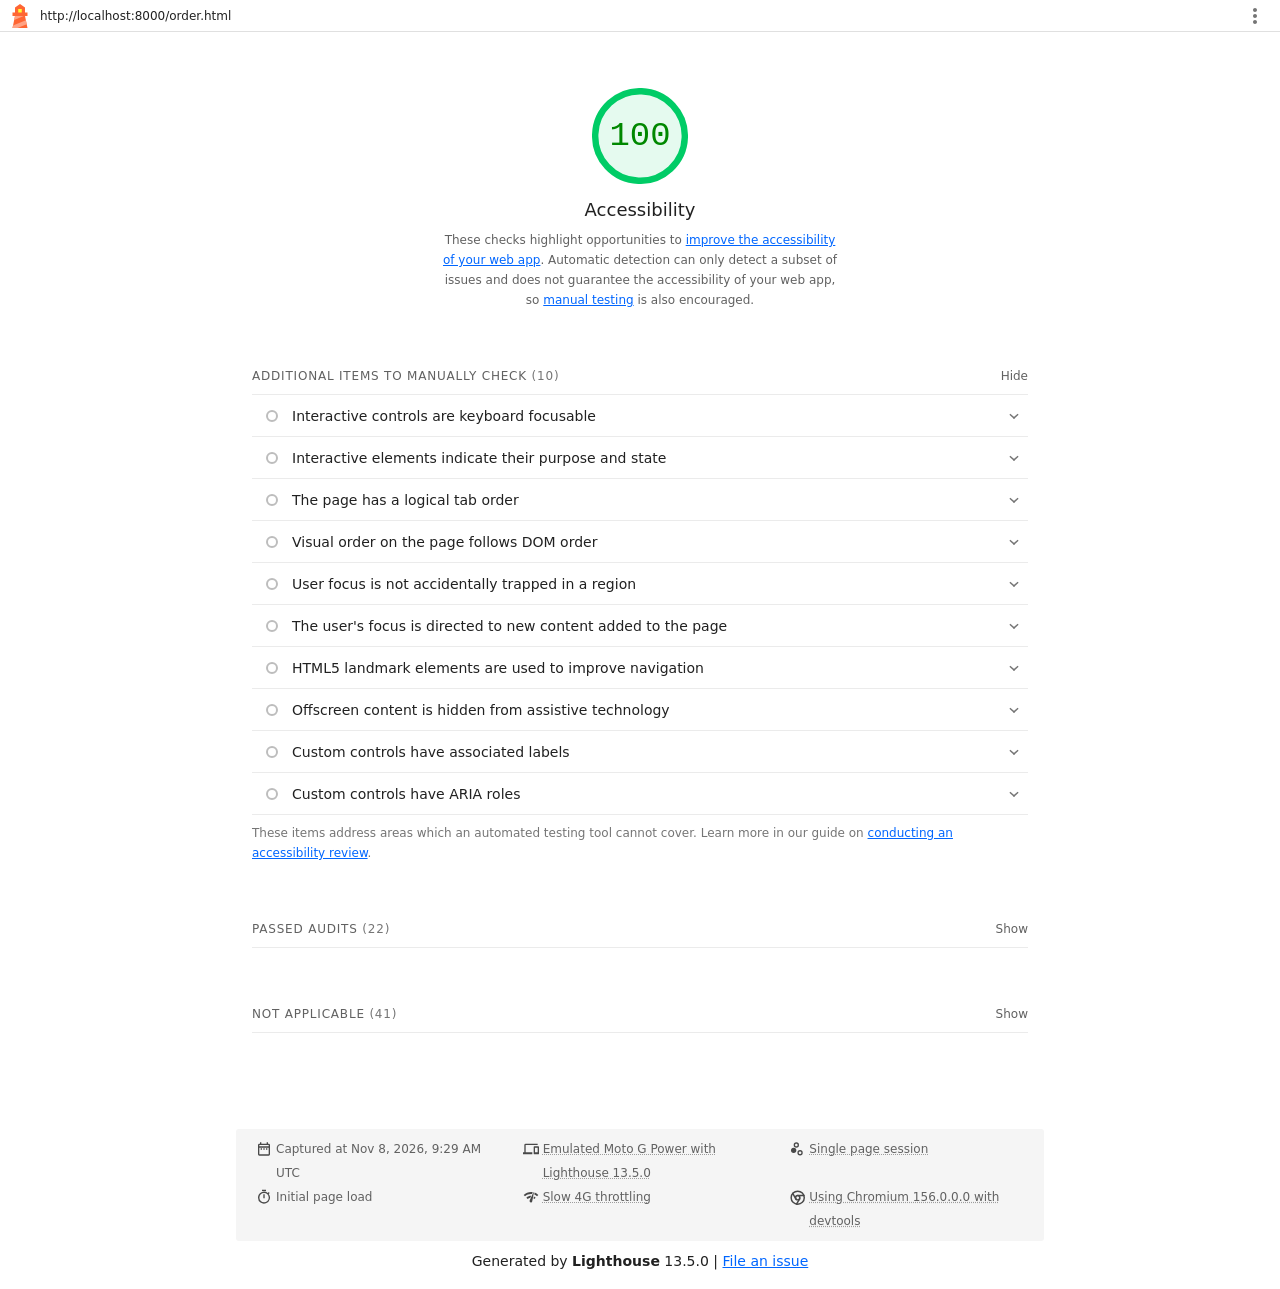
<file: lighthouse/order-accessibility.html>
<!--
@license
Copyright 2018 Google LLC
SPDX-License-Identifier: Apache-2.0
-->
<!doctype html>
<html lang="en">
<head>
  <meta charset="utf-8">
  <meta name="viewport" content="width=device-width, initial-scale=1, minimum-scale=1">
  <link rel="icon" href='data:image/svg+xml;utf8,<svg fill="none" xmlns="http://www.w3.org/2000/svg" viewBox="0 0 48 48"><path d="m14 7 10-7 10 7v10h5v7h-5l5 24H9l5-24H9v-7h5V7Z" fill="%23F63"/><path d="M31.561 24H14l-1.689 8.105L31.561 24ZM18.983 48H9l1.022-4.907L35.723 32.27l1.663 7.98L18.983 48Z" fill="%23FFA385"/><path fill="%23FF3" d="M20.5 10h7v7h-7z"/></svg>'>
  <title>Lighthouse Report</title>
  <style>body {margin: 0}</style>
</head>
<body>
  <noscript>Lighthouse report requires JavaScript. Please enable.</noscript>

  <div id="lh-log"></div>

  <script>window.__LIGHTHOUSE_JSON__ = {"lighthouseVersion":"13.5.0","requestedUrl":"http://localhost:8000/order.html","mainDocumentUrl":"http://localhost:8000/order.html","finalDisplayedUrl":"http://localhost:8000/order.html","finalUrl":"http://localhost:8000/order.html","fetchTime":"2026-11-08T09:29:49.344Z","gatherMode":"navigation","runWarnings":[],"userAgent":"Mozilla/5.0 (Macintosh; Intel Mac OS X 10_15_7) AppleWebKit/537.36 (KHTML, like Gecko) Chrome/156.0.0.0 Safari/537.36","environment":{"networkUserAgent":"Mozilla/5.0 (Linux; Android 11; moto g power (2022)) AppleWebKit/537.36 (KHTML, like Gecko) Chrome/156.0.0.0 Mobile Safari/537.36","hostUserAgent":"Mozilla/5.0 (Macintosh; Intel Mac OS X 10_15_7) AppleWebKit/537.36 (KHTML, like Gecko) Chrome/156.0.0.0 Safari/537.36","benchmarkIndex":1871,"credits":{"axe-core":"4.13.0"}},"audits":{"accesskeys":{"id":"accesskeys","title":"`[accesskey]` values are unique","description":"Access keys let users quickly focus a part of the page. For proper navigation, each access key must be unique. [Learn more about access keys](https://dequeuniversity.com/rules/axe/4.13/accesskeys).","score":null,"scoreDisplayMode":"notApplicable"},"aria-allowed-attr":{"id":"aria-allowed-attr","title":"`[aria-*]` attributes match their roles","description":"Each ARIA `role` supports a specific subset of `aria-*` attributes. Mismatching these invalidates the `aria-*` attributes. [Learn how to match ARIA attributes to their roles](https://dequeuniversity.com/rules/axe/4.13/aria-allowed-attr).","score":1,"scoreDisplayMode":"binary","details":{"type":"table","headings":[{"key":"node","valueType":"node","subItemsHeading":{"key":"relatedNode","valueType":"node"},"label":"Failing Elements"}],"items":[]}},"aria-allowed-role":{"id":"aria-allowed-role","title":"Uses ARIA roles only on compatible elements","description":"Many HTML elements can only be assigned certain ARIA roles. Using ARIA roles where they are not allowed can interfere with the accessibility of the web page. [Learn more about ARIA roles](https://dequeuniversity.com/rules/axe/4.13/aria-allowed-role).","score":null,"scoreDisplayMode":"notApplicable"},"aria-command-name":{"id":"aria-command-name","title":"`button`, `link`, and `menuitem` elements have accessible names","description":"When an element doesn't have an accessible name, screen readers announce it with a generic name, making it unusable for users who rely on screen readers. [Learn how to make command elements more accessible](https://dequeuniversity.com/rules/axe/4.13/aria-command-name).","score":null,"scoreDisplayMode":"notApplicable"},"aria-conditional-attr":{"id":"aria-conditional-attr","title":"ARIA attributes are used as specified for the element's role","description":"Some ARIA attributes are only allowed on an element under certain conditions. [Learn more about conditional ARIA attributes](https://dequeuniversity.com/rules/axe/4.13/aria-conditional-attr).","score":1,"scoreDisplayMode":"binary","details":{"type":"table","headings":[{"key":"node","valueType":"node","subItemsHeading":{"key":"relatedNode","valueType":"node"},"label":"Failing Elements"}],"items":[]}},"aria-deprecated-role":{"id":"aria-deprecated-role","title":"Deprecated ARIA roles were not used","description":"Deprecated ARIA roles may not be processed correctly by assistive technology. [Learn more about deprecated ARIA roles](https://dequeuniversity.com/rules/axe/4.13/aria-deprecated-role).","score":null,"scoreDisplayMode":"notApplicable"},"aria-dialog-name":{"id":"aria-dialog-name","title":"Elements with `role=\"dialog\"` or `role=\"alertdialog\"` have accessible names.","description":"ARIA dialog elements without accessible names may prevent screen readers users from discerning the purpose of these elements. [Learn how to make ARIA dialog elements more accessible](https://dequeuniversity.com/rules/axe/4.13/aria-dialog-name).","score":null,"scoreDisplayMode":"notApplicable"},"aria-hidden-body":{"id":"aria-hidden-body","title":"`[aria-hidden=\"true\"]` is not present on the document `\u003cbody>`","description":"Assistive technologies, like screen readers, work inconsistently when `aria-hidden=\"true\"` is set on the document `\u003cbody>`. [Learn how `aria-hidden` affects the document body](https://dequeuniversity.com/rules/axe/4.13/aria-hidden-body).","score":1,"scoreDisplayMode":"binary","details":{"type":"table","headings":[{"key":"node","valueType":"node","subItemsHeading":{"key":"relatedNode","valueType":"node"},"label":"Failing Elements"}],"items":[]}},"aria-hidden-focus":{"id":"aria-hidden-focus","title":"`[aria-hidden=\"true\"]` elements do not contain focusable descendents","description":"Focusable descendents within an `[aria-hidden=\"true\"]` element prevent those interactive elements from being available to users of assistive technologies like screen readers. [Learn how `aria-hidden` affects focusable elements](https://dequeuniversity.com/rules/axe/4.13/aria-hidden-focus).","score":null,"scoreDisplayMode":"notApplicable"},"aria-input-field-name":{"id":"aria-input-field-name","title":"ARIA input fields have accessible names","description":"When an input field doesn't have an accessible name, screen readers announce it with a generic name, making it unusable for users who rely on screen readers. [Learn more about input field labels](https://dequeuniversity.com/rules/axe/4.13/aria-input-field-name).","score":null,"scoreDisplayMode":"notApplicable"},"aria-meter-name":{"id":"aria-meter-name","title":"ARIA `meter` elements have accessible names","description":"When a meter element doesn't have an accessible name, screen readers announce it with a generic name, making it unusable for users who rely on screen readers. [Learn how to name `meter` elements](https://dequeuniversity.com/rules/axe/4.13/aria-meter-name).","score":null,"scoreDisplayMode":"notApplicable"},"aria-progressbar-name":{"id":"aria-progressbar-name","title":"ARIA `progressbar` elements have accessible names","description":"When a `progressbar` element doesn't have an accessible name, screen readers announce it with a generic name, making it unusable for users who rely on screen readers. [Learn how to label `progressbar` elements](https://dequeuniversity.com/rules/axe/4.13/aria-progressbar-name).","score":null,"scoreDisplayMode":"notApplicable"},"aria-prohibited-attr":{"id":"aria-prohibited-attr","title":"Elements use only permitted ARIA attributes","description":"Using ARIA attributes in roles where they are prohibited can mean that important information is not communicated to users of assistive technologies. [Learn more about prohibited ARIA roles](https://dequeuniversity.com/rules/axe/4.13/aria-prohibited-attr).","score":1,"scoreDisplayMode":"binary","details":{"type":"table","headings":[{"key":"node","valueType":"node","subItemsHeading":{"key":"relatedNode","valueType":"node"},"label":"Failing Elements"}],"items":[]}},"aria-required-attr":{"id":"aria-required-attr","title":"`[role]`s have all required `[aria-*]` attributes","description":"Some ARIA roles have required attributes that describe the state of the element to screen readers. [Learn more about roles and required attributes](https://dequeuniversity.com/rules/axe/4.13/aria-required-attr).","score":null,"scoreDisplayMode":"notApplicable"},"aria-required-children":{"id":"aria-required-children","title":"Elements with an ARIA `[role]` that require children to contain a specific `[role]` have all required children.","description":"Some ARIA parent roles must contain specific child roles to perform their intended accessibility functions. [Learn more about roles and required children elements](https://dequeuniversity.com/rules/axe/4.13/aria-required-children).","score":null,"scoreDisplayMode":"notApplicable"},"aria-required-parent":{"id":"aria-required-parent","title":"`[role]`s are contained by their required parent element","description":"Some ARIA child roles must be contained by specific parent roles to properly perform their intended accessibility functions. [Learn more about ARIA roles and required parent element](https://dequeuniversity.com/rules/axe/4.13/aria-required-parent).","score":null,"scoreDisplayMode":"notApplicable"},"aria-roles":{"id":"aria-roles","title":"`[role]` values are valid","description":"ARIA roles must have valid values in order to perform their intended accessibility functions. [Learn more about valid ARIA roles](https://dequeuniversity.com/rules/axe/4.13/aria-roles).","score":null,"scoreDisplayMode":"notApplicable"},"aria-text":{"id":"aria-text","title":"Elements with the `role=text` attribute do not have focusable descendents.","description":"Adding `role=text` around a text node split by markup enables VoiceOver to treat it as one phrase, but the element's focusable descendents will not be announced. [Learn more about the `role=text` attribute](https://dequeuniversity.com/rules/axe/4.13/aria-text).","score":null,"scoreDisplayMode":"notApplicable"},"aria-toggle-field-name":{"id":"aria-toggle-field-name","title":"ARIA toggle fields have accessible names","description":"When a toggle field doesn't have an accessible name, screen readers announce it with a generic name, making it unusable for users who rely on screen readers. [Learn more about toggle fields](https://dequeuniversity.com/rules/axe/4.13/aria-toggle-field-name).","score":null,"scoreDisplayMode":"notApplicable"},"aria-tooltip-name":{"id":"aria-tooltip-name","title":"ARIA `tooltip` elements have accessible names","description":"When a tooltip element doesn't have an accessible name, screen readers announce it with a generic name, making it unusable for users who rely on screen readers. [Learn how to name `tooltip` elements](https://dequeuniversity.com/rules/axe/4.13/aria-tooltip-name).","score":null,"scoreDisplayMode":"notApplicable"},"aria-treeitem-name":{"id":"aria-treeitem-name","title":"ARIA `treeitem` elements have accessible names","description":"When a `treeitem` element doesn't have an accessible name, screen readers announce it with a generic name, making it unusable for users who rely on screen readers. [Learn more about labeling `treeitem` elements](https://dequeuniversity.com/rules/axe/4.13/aria-treeitem-name).","score":null,"scoreDisplayMode":"notApplicable"},"aria-valid-attr-value":{"id":"aria-valid-attr-value","title":"`[aria-*]` attributes have valid values","description":"Assistive technologies, like screen readers, can't interpret ARIA attributes with invalid values. [Learn more about valid values for ARIA attributes](https://dequeuniversity.com/rules/axe/4.13/aria-valid-attr-value).","score":1,"scoreDisplayMode":"binary","details":{"type":"table","headings":[{"key":"node","valueType":"node","subItemsHeading":{"key":"relatedNode","valueType":"node"},"label":"Failing Elements"}],"items":[]}},"aria-valid-attr":{"id":"aria-valid-attr","title":"`[aria-*]` attributes are valid and not misspelled","description":"Assistive technologies, like screen readers, can't interpret ARIA attributes with invalid names. [Learn more about valid ARIA attributes](https://dequeuniversity.com/rules/axe/4.13/aria-valid-attr).","score":1,"scoreDisplayMode":"binary","details":{"type":"table","headings":[{"key":"node","valueType":"node","subItemsHeading":{"key":"relatedNode","valueType":"node"},"label":"Failing Elements"}],"items":[]}},"button-name":{"id":"button-name","title":"Buttons have an accessible name","description":"When a button doesn't have an accessible name, screen readers announce it as \"button\", making it unusable for users who rely on screen readers. [Learn how to make buttons more accessible](https://dequeuniversity.com/rules/axe/4.13/button-name).","score":1,"scoreDisplayMode":"binary","details":{"type":"table","headings":[{"key":"node","valueType":"node","subItemsHeading":{"key":"relatedNode","valueType":"node"},"label":"Failing Elements"}],"items":[]}},"bypass":{"id":"bypass","title":"The page contains a heading, skip link, or landmark region","description":"Adding ways to bypass repetitive content lets keyboard users navigate the page more efficiently. [Learn more about bypass blocks](https://dequeuniversity.com/rules/axe/4.13/bypass).","score":null,"scoreDisplayMode":"notApplicable"},"color-contrast":{"id":"color-contrast","title":"Background and foreground colors have a sufficient contrast ratio","description":"Low-contrast text is difficult or impossible for many users to read. [Learn how to provide sufficient color contrast](https://dequeuniversity.com/rules/axe/4.13/color-contrast).","score":1,"scoreDisplayMode":"binary","details":{"type":"table","headings":[{"key":"node","valueType":"node","subItemsHeading":{"key":"relatedNode","valueType":"node"},"label":"Failing Elements"}],"items":[]}},"definition-list":{"id":"definition-list","title":"`\u003cdl>`'s contain only properly-ordered `\u003cdt>` and `\u003cdd>` groups, `\u003cscript>`, `\u003ctemplate>` or `\u003cdiv>` elements.","description":"When definition lists are not properly marked up, screen readers may produce confusing or inaccurate output. [Learn how to structure definition lists correctly](https://dequeuniversity.com/rules/axe/4.13/definition-list).","score":null,"scoreDisplayMode":"notApplicable"},"dlitem":{"id":"dlitem","title":"Definition list items are wrapped in `\u003cdl>` elements","description":"Definition list items (`\u003cdt>` and `\u003cdd>`) must be wrapped in a parent `\u003cdl>` element to ensure that screen readers can properly announce them. [Learn how to structure definition lists correctly](https://dequeuniversity.com/rules/axe/4.13/dlitem).","score":null,"scoreDisplayMode":"notApplicable"},"document-title":{"id":"document-title","title":"Document has a `\u003ctitle>` element","description":"The title gives screen reader users an overview of the page, and search engine users rely on it heavily to determine if a page is relevant to their search. [Learn more about document titles](https://dequeuniversity.com/rules/axe/4.13/document-title).","score":1,"scoreDisplayMode":"binary","details":{"type":"table","headings":[{"key":"node","valueType":"node","subItemsHeading":{"key":"relatedNode","valueType":"node"},"label":"Failing Elements"}],"items":[]}},"duplicate-id-aria":{"id":"duplicate-id-aria","title":"ARIA IDs are unique","description":"The value of an ARIA ID must be unique to prevent other instances from being overlooked by assistive technologies. [Learn how to fix duplicate ARIA IDs](https://dequeuniversity.com/rules/axe/4.13/duplicate-id-aria).","score":null,"scoreDisplayMode":"notApplicable"},"empty-heading":{"id":"empty-heading","title":"All heading elements contain content.","description":"A heading with no content or inaccessible text prevent screen reader users from accessing information on the page's structure. [Learn more about headings](https://dequeuniversity.com/rules/axe/4.13/empty-heading).","score":null,"scoreDisplayMode":"notApplicable"},"form-field-multiple-labels":{"id":"form-field-multiple-labels","title":"No form fields have multiple labels","description":"Form fields with multiple labels can be confusingly announced by assistive technologies like screen readers which use either the first, the last, or all of the labels. [Learn how to use form labels](https://dequeuniversity.com/rules/axe/4.13/form-field-multiple-labels).","score":null,"scoreDisplayMode":"notApplicable"},"frame-title":{"id":"frame-title","title":"`\u003cframe>` or `\u003ciframe>` elements have a title","description":"Screen reader users rely on frame titles to describe the contents of frames. [Learn more about frame titles](https://dequeuniversity.com/rules/axe/4.13/frame-title).","score":null,"scoreDisplayMode":"notApplicable"},"heading-order":{"id":"heading-order","title":"Heading elements appear in a sequentially-descending order","description":"Properly ordered headings that do not skip levels convey the semantic structure of the page, making it easier to navigate and understand when using assistive technologies. [Learn more about heading order](https://dequeuniversity.com/rules/axe/4.13/heading-order).","score":1,"scoreDisplayMode":"binary","details":{"type":"table","headings":[{"key":"node","valueType":"node","subItemsHeading":{"key":"relatedNode","valueType":"node"},"label":"Failing Elements"}],"items":[]}},"html-has-lang":{"id":"html-has-lang","title":"`\u003chtml>` element has a `[lang]` attribute","description":"If a page doesn't specify a `lang` attribute, a screen reader assumes that the page is in the default language that the user chose when setting up the screen reader. If the page isn't actually in the default language, then the screen reader might not announce the page's text correctly. [Learn more about the `lang` attribute](https://dequeuniversity.com/rules/axe/4.13/html-has-lang).","score":1,"scoreDisplayMode":"binary","details":{"type":"table","headings":[{"key":"node","valueType":"node","subItemsHeading":{"key":"relatedNode","valueType":"node"},"label":"Failing Elements"}],"items":[]}},"html-lang-valid":{"id":"html-lang-valid","title":"`\u003chtml>` element has a valid value for its `[lang]` attribute","description":"Specifying a valid [BCP 47 language](https://www.w3.org/International/questions/qa-choosing-language-tags#question) helps screen readers announce text properly. [Learn how to use the `lang` attribute](https://dequeuniversity.com/rules/axe/4.13/html-lang-valid).","score":1,"scoreDisplayMode":"binary","details":{"type":"table","headings":[{"key":"node","valueType":"node","subItemsHeading":{"key":"relatedNode","valueType":"node"},"label":"Failing Elements"}],"items":[]}},"html-xml-lang-mismatch":{"id":"html-xml-lang-mismatch","title":"`\u003chtml>` element has an `[xml:lang]` attribute with the same base language as the `[lang]` attribute.","description":"If the webpage does not specify a consistent language, then the screen reader might not announce the page's text correctly. [Learn more about the `lang` attribute](https://dequeuniversity.com/rules/axe/4.13/html-xml-lang-mismatch).","score":null,"scoreDisplayMode":"notApplicable"},"identical-links-same-purpose":{"id":"identical-links-same-purpose","title":"Identical links have the same purpose.","description":"Links with the same destination should have the same description, to help users understand the link's purpose and decide whether to follow it. [Learn more about identical links](https://dequeuniversity.com/rules/axe/4.13/identical-links-same-purpose).","score":null,"scoreDisplayMode":"notApplicable"},"image-alt":{"id":"image-alt","title":"Image elements have `[alt]` attributes","description":"Informative elements should aim for short, descriptive alternate text. Decorative elements can be ignored with an empty alt attribute. [Learn more about the `alt` attribute](https://dequeuniversity.com/rules/axe/4.13/image-alt).","score":null,"scoreDisplayMode":"notApplicable"},"image-redundant-alt":{"id":"image-redundant-alt","title":"Image elements do not have `[alt]` attributes that are redundant text.","description":"Informative elements should aim for short, descriptive alternative text. Alternative text that is exactly the same as the text adjacent to the link or image is potentially confusing for screen reader users, because the text will be read twice. [Learn more about the `alt` attribute](https://dequeuniversity.com/rules/axe/4.13/image-redundant-alt).","score":null,"scoreDisplayMode":"notApplicable"},"input-button-name":{"id":"input-button-name","title":"Input buttons have discernible text.","description":"Adding discernable and accessible text to input buttons may help screen reader users understand the purpose of the input button. [Learn more about input buttons](https://dequeuniversity.com/rules/axe/4.13/input-button-name).","score":null,"scoreDisplayMode":"notApplicable"},"input-image-alt":{"id":"input-image-alt","title":"`\u003cinput type=\"image\">` elements have `[alt]` text","description":"When an image is being used as an `\u003cinput>` button, providing alternative text can help screen reader users understand the purpose of the button. [Learn about input image alt text](https://dequeuniversity.com/rules/axe/4.13/input-image-alt).","score":null,"scoreDisplayMode":"notApplicable"},"label-content-name-mismatch":{"id":"label-content-name-mismatch","title":"Elements with visible text labels have matching accessible names.","description":"Visible text labels that do not match the accessible name can result in a confusing experience for screen reader users. [Learn more about accessible names](https://dequeuniversity.com/rules/axe/4.13/label-content-name-mismatch).","score":null,"scoreDisplayMode":"notApplicable"},"label":{"id":"label","title":"Form elements have associated labels","description":"Labels ensure that form controls are announced properly by assistive technologies, like screen readers. [Learn more about form element labels](https://dequeuniversity.com/rules/axe/4.13/label).","score":1,"scoreDisplayMode":"binary","details":{"type":"table","headings":[{"key":"node","valueType":"node","subItemsHeading":{"key":"relatedNode","valueType":"node"},"label":"Failing Elements"}],"items":[]}},"landmark-one-main":{"id":"landmark-one-main","title":"Document has a main landmark.","description":"One main landmark helps screen reader users navigate a web page. [Learn more about landmarks](https://dequeuniversity.com/rules/axe/4.13/landmark-one-main).","score":1,"scoreDisplayMode":"binary","details":{"type":"table","headings":[{"key":"node","valueType":"node","subItemsHeading":{"key":"relatedNode","valueType":"node"},"label":"Failing Elements"}],"items":[]}},"link-name":{"id":"link-name","title":"Links have a discernible name","description":"Link text (and alternate text for images, when used as links) that is discernible, unique, and focusable improves the navigation experience for screen reader users. [Learn how to make links accessible](https://dequeuniversity.com/rules/axe/4.13/link-name).","score":1,"scoreDisplayMode":"binary","details":{"type":"table","headings":[{"key":"node","valueType":"node","subItemsHeading":{"key":"relatedNode","valueType":"node"},"label":"Failing Elements"}],"items":[]}},"link-in-text-block":{"id":"link-in-text-block","title":"Links are distinguishable without relying on color.","description":"Low-contrast text is difficult or impossible for many users to read. Link text that is discernible improves the experience for users with low vision. [Learn how to make links distinguishable](https://dequeuniversity.com/rules/axe/4.13/link-in-text-block).","score":1,"scoreDisplayMode":"binary","details":{"type":"table","headings":[{"key":"node","valueType":"node","subItemsHeading":{"key":"relatedNode","valueType":"node"},"label":"Failing Elements"}],"items":[]}},"list":{"id":"list","title":"Lists contain only `\u003cli>` elements and script supporting elements (`\u003cscript>` and `\u003ctemplate>`).","description":"Screen readers have a specific way of announcing lists. Ensuring proper list structure aids screen reader output. [Learn more about proper list structure](https://dequeuniversity.com/rules/axe/4.13/list).","score":null,"scoreDisplayMode":"notApplicable"},"listitem":{"id":"listitem","title":"List items (`\u003cli>`) are contained within `\u003cul>`, `\u003col>` or `\u003cmenu>` parent elements","description":"Screen readers require list items (`\u003cli>`) to be contained within a parent `\u003cul>`, `\u003col>` or `\u003cmenu>` to be announced properly. [Learn more about proper list structure](https://dequeuniversity.com/rules/axe/4.13/listitem).","score":null,"scoreDisplayMode":"notApplicable"},"meta-refresh":{"id":"meta-refresh","title":"The document does not use `\u003cmeta http-equiv=\"refresh\">`","description":"Users do not expect a page to refresh automatically, and doing so will move focus back to the top of the page. This may create a frustrating or confusing experience. [Learn more about the refresh meta tag](https://dequeuniversity.com/rules/axe/4.13/meta-refresh).","score":null,"scoreDisplayMode":"notApplicable"},"meta-viewport":{"id":"meta-viewport","title":"`[user-scalable=\"no\"]` is not used in the `\u003cmeta name=\"viewport\">` element and the `[maximum-scale]` attribute is not less than 5.","description":"Disabling zooming is problematic for users with low vision who rely on screen magnification to properly see the contents of a web page. [Learn more about the viewport meta tag](https://dequeuniversity.com/rules/axe/4.13/meta-viewport).","score":1,"scoreDisplayMode":"binary","details":{"type":"table","headings":[{"key":"node","valueType":"node","subItemsHeading":{"key":"relatedNode","valueType":"node"},"label":"Failing Elements"}],"items":[]}},"object-alt":{"id":"object-alt","title":"`\u003cobject>` elements have alternate text","description":"Screen readers cannot translate non-text content. Adding alternate text to `\u003cobject>` elements helps screen readers convey meaning to users. [Learn more about alt text for `object` elements](https://dequeuniversity.com/rules/axe/4.13/object-alt).","score":null,"scoreDisplayMode":"notApplicable"},"select-name":{"id":"select-name","title":"Select elements have associated label elements.","description":"Form elements without effective labels can create frustrating experiences for screen reader users. [Learn more about the `select` element](https://dequeuniversity.com/rules/axe/4.13/select-name).","score":1,"scoreDisplayMode":"binary","details":{"type":"table","headings":[{"key":"node","valueType":"node","subItemsHeading":{"key":"relatedNode","valueType":"node"},"label":"Failing Elements"}],"items":[]}},"skip-link":{"id":"skip-link","title":"Skip links are focusable.","description":"Including a skip link can help users skip to the main content to save time. [Learn more about skip links](https://dequeuniversity.com/rules/axe/4.13/skip-link).","score":1,"scoreDisplayMode":"binary","details":{"type":"table","headings":[{"key":"node","valueType":"node","subItemsHeading":{"key":"relatedNode","valueType":"node"},"label":"Failing Elements"}],"items":[]}},"tabindex":{"id":"tabindex","title":"No element has a `[tabindex]` value greater than 0","description":"A value greater than 0 implies an explicit navigation ordering. Although technically valid, this often creates frustrating experiences for users who rely on assistive technologies. [Learn more about the `tabindex` attribute](https://dequeuniversity.com/rules/axe/4.13/tabindex).","score":1,"scoreDisplayMode":"binary","details":{"type":"table","headings":[{"key":"node","valueType":"node","subItemsHeading":{"key":"relatedNode","valueType":"node"},"label":"Failing Elements"}],"items":[]}},"table-duplicate-name":{"id":"table-duplicate-name","title":"Tables have different content in the summary attribute and `\u003ccaption>`.","description":"The summary attribute should describe the table structure, while `\u003ccaption>` should have the onscreen title. Accurate table mark-up helps users of screen readers. [Learn more about summary and caption](https://dequeuniversity.com/rules/axe/4.13/table-duplicate-name).","score":null,"scoreDisplayMode":"notApplicable"},"table-fake-caption":{"id":"table-fake-caption","title":"Tables use `\u003ccaption>` instead of cells with the `[colspan]` attribute to indicate a caption.","description":"Screen readers have features to make navigating tables easier. Ensuring that tables use the actual caption element instead of cells with the `[colspan]` attribute may improve the experience for screen reader users. [Learn more about captions](https://dequeuniversity.com/rules/axe/4.13/table-fake-caption).","score":null,"scoreDisplayMode":"notApplicable"},"target-size":{"id":"target-size","title":"Touch targets have sufficient size and spacing.","description":"Touch targets with sufficient size and spacing help users who may have difficulty targeting small controls to activate the targets. [Learn more about touch targets](https://dequeuniversity.com/rules/axe/4.13/target-size).","score":1,"scoreDisplayMode":"binary","details":{"type":"table","headings":[{"key":"node","valueType":"node","subItemsHeading":{"key":"relatedNode","valueType":"node"},"label":"Failing Elements"}],"items":[]}},"td-has-header":{"id":"td-has-header","title":"`\u003ctd>` elements in a large `\u003ctable>` have one or more table headers.","description":"Screen readers have features to make navigating tables easier. Ensuring that `\u003ctd>` elements in a large table (3 or more cells in width and height) have an associated table header may improve the experience for screen reader users. [Learn more about table headers](https://dequeuniversity.com/rules/axe/4.13/td-has-header).","score":null,"scoreDisplayMode":"notApplicable"},"td-headers-attr":{"id":"td-headers-attr","title":"Cells in a `\u003ctable>` element that use the `[headers]` attribute refer to table cells within the same table.","description":"Screen readers have features to make navigating tables easier. Ensuring `\u003ctd>` cells using the `[headers]` attribute only refer to other cells in the same table may improve the experience for screen reader users. [Learn more about the `headers` attribute](https://dequeuniversity.com/rules/axe/4.13/td-headers-attr).","score":null,"scoreDisplayMode":"notApplicable"},"th-has-data-cells":{"id":"th-has-data-cells","title":"`\u003cth>` elements and elements with `[role=\"columnheader\"/\"rowheader\"]` have data cells they describe.","description":"Screen readers have features to make navigating tables easier. Ensuring table headers always refer to some set of cells may improve the experience for screen reader users. [Learn more about table headers](https://dequeuniversity.com/rules/axe/4.13/th-has-data-cells).","score":null,"scoreDisplayMode":"notApplicable"},"valid-lang":{"id":"valid-lang","title":"`[lang]` attributes have a valid value","description":"Specifying a valid [BCP 47 language](https://www.w3.org/International/questions/qa-choosing-language-tags#question) on elements helps ensure that text is pronounced correctly by a screen reader. [Learn how to use the `lang` attribute](https://dequeuniversity.com/rules/axe/4.13/valid-lang).","score":null,"scoreDisplayMode":"notApplicable"},"video-caption":{"id":"video-caption","title":"`\u003cvideo>` elements contain a `\u003ctrack>` element with `[kind=\"captions\"]`","description":"When a video provides a caption it is easier for deaf and hearing impaired users to access its information. [Learn more about video captions](https://dequeuniversity.com/rules/axe/4.13/video-caption).","score":null,"scoreDisplayMode":"notApplicable"},"custom-controls-labels":{"id":"custom-controls-labels","title":"Custom controls have associated labels","description":"Custom interactive controls have associated labels, provided by aria-label or aria-labelledby. [Learn more about custom controls and labels](https://developer.chrome.com/docs/lighthouse/accessibility/custom-controls-labels/).","score":null,"scoreDisplayMode":"manual"},"custom-controls-roles":{"id":"custom-controls-roles","title":"Custom controls have ARIA roles","description":"Custom interactive controls have appropriate ARIA roles. [Learn how to add roles to custom controls](https://developer.chrome.com/docs/lighthouse/accessibility/custom-control-roles/).","score":null,"scoreDisplayMode":"manual"},"focus-traps":{"id":"focus-traps","title":"User focus is not accidentally trapped in a region","description":"A user can tab into and out of any control or region without accidentally trapping their focus. [Learn how to avoid focus traps](https://developer.chrome.com/docs/lighthouse/accessibility/focus-traps/).","score":null,"scoreDisplayMode":"manual"},"focusable-controls":{"id":"focusable-controls","title":"Interactive controls are keyboard focusable","description":"Custom interactive controls are keyboard focusable and display a focus indicator. [Learn how to make custom controls focusable](https://developer.chrome.com/docs/lighthouse/accessibility/focusable-controls/).","score":null,"scoreDisplayMode":"manual"},"interactive-element-affordance":{"id":"interactive-element-affordance","title":"Interactive elements indicate their purpose and state","description":"Interactive elements, such as links and buttons, should indicate their state and be distinguishable from non-interactive elements. [Learn how to decorate interactive elements with affordance hints](https://developer.chrome.com/docs/lighthouse/accessibility/interactive-element-affordance/).","score":null,"scoreDisplayMode":"manual"},"logical-tab-order":{"id":"logical-tab-order","title":"The page has a logical tab order","description":"Tabbing through the page follows the visual layout. Users cannot focus elements that are offscreen. [Learn more about logical tab ordering](https://developer.chrome.com/docs/lighthouse/accessibility/logical-tab-order/).","score":null,"scoreDisplayMode":"manual"},"managed-focus":{"id":"managed-focus","title":"The user's focus is directed to new content added to the page","description":"If new content, such as a dialog, is added to the page, the user's focus is directed to it. [Learn how to direct focus to new content](https://developer.chrome.com/docs/lighthouse/accessibility/managed-focus/).","score":null,"scoreDisplayMode":"manual"},"offscreen-content-hidden":{"id":"offscreen-content-hidden","title":"Offscreen content is hidden from assistive technology","description":"Offscreen content is hidden with display: none or aria-hidden=true. [Learn how to properly hide offscreen content](https://developer.chrome.com/docs/lighthouse/accessibility/offscreen-content-hidden/).","score":null,"scoreDisplayMode":"manual"},"use-landmarks":{"id":"use-landmarks","title":"HTML5 landmark elements are used to improve navigation","description":"Landmark elements (`\u003cmain>`, `\u003cnav>`, etc.) are used to improve the keyboard navigation of the page for assistive technology. [Learn more about landmark elements](https://developer.chrome.com/docs/lighthouse/accessibility/use-landmarks/).","score":null,"scoreDisplayMode":"manual"},"visual-order-follows-dom":{"id":"visual-order-follows-dom","title":"Visual order on the page follows DOM order","description":"DOM order matches the visual order, improving navigation for assistive technology. [Learn more about DOM and visual ordering](https://developer.chrome.com/docs/lighthouse/accessibility/visual-order-follows-dom/).","score":null,"scoreDisplayMode":"manual"},"autocomplete-valid":{"id":"autocomplete-valid","title":"`autocomplete` attributes are used correctly","description":"The `autocomplete` attribute values must be valid and correctly applied for screen readers to function correctly. [Learn more about valid autocomplete values](https://dequeuniversity.com/rules/axe/4.13/autocomplete-valid).","score":1,"scoreDisplayMode":"binary","details":{"type":"table","headings":[{"key":"node","valueType":"node","subItemsHeading":{"key":"relatedNode","valueType":"node"},"label":"Failing Elements"}],"items":[]}},"presentation-role-conflict":{"id":"presentation-role-conflict","title":"Elements with `role=\"none\"` or `role=\"presentation\"` do not have conflicts","description":"There are certain cases where the semantic role of an element with `role=\"none\"` or `role=\"presentation\"` does not resolve to none or presentation. To ensure the element remains removed from the accessibility tree, you should not add any global ARIA attributes to the element or make it focusable. [Learn more about presentation role conflict](https://dequeuniversity.com/rules/axe/4.13/presentation-role-conflict).","score":null,"scoreDisplayMode":"notApplicable"},"svg-img-alt":{"id":"svg-img-alt","title":"SVG elements with an `img` role have an accessible text alternative","description":"Ensures SVG elements with an `img`, `graphics-document` or `graphics-symbol` role have an accessible text alternative. [Learn more about SVG alt text](https://dequeuniversity.com/rules/axe/4.13/svg-img-alt).","score":null,"scoreDisplayMode":"notApplicable"}},"configSettings":{"output":"json","maxWaitForFcp":30000,"maxWaitForLoad":45000,"pauseAfterFcpMs":1000,"pauseAfterLoadMs":1000,"networkQuietThresholdMs":1000,"cpuQuietThresholdMs":1000,"formFactor":"mobile","throttling":{"rttMs":150,"throughputKbps":1638.4,"requestLatencyMs":562.5,"downloadThroughputKbps":1474.5600000000002,"uploadThroughputKbps":675,"cpuSlowdownMultiplier":4},"throttlingMethod":"simulate","screenEmulation":{"mobile":true,"width":412,"height":823,"deviceScaleFactor":1.75,"disabled":true},"emulatedUserAgent":"Mozilla/5.0 (Linux; Android 11; moto g power (2022)) AppleWebKit/537.36 (KHTML, like Gecko) Chrome/136.0.0.0 Mobile Safari/537.36","auditMode":false,"gatherMode":false,"clearStorageTypes":["file_systems","shader_cache","service_workers","cache_storage"],"disableStorageReset":false,"debugNavigation":false,"channel":"devtools","usePassiveGathering":false,"disableFullPageScreenshot":false,"skipAboutBlank":false,"blankPage":"about:blank","ignoreStatusCode":true,"locale":"en-US","blockedUrlPatterns":null,"additionalTraceCategories":"","extraHeaders":null,"precomputedLanternData":null,"onlyAudits":null,"onlyCategories":["accessibility"],"skipAudits":null},"categories":{"accessibility":{"title":"Accessibility","description":"These checks highlight opportunities to [improve the accessibility of your web app](https://developer.chrome.com/docs/lighthouse/accessibility/). Automatic detection can only detect a subset of issues and does not guarantee the accessibility of your web app, so [manual testing](https://web.dev/articles/how-to-review) is also encouraged.","manualDescription":"These items address areas which an automated testing tool cannot cover. Learn more in our guide on [conducting an accessibility review](https://web.dev/articles/how-to-review).","supportedModes":["navigation","snapshot"],"auditRefs":[{"id":"accesskeys","weight":0,"group":"a11y-navigation"},{"id":"aria-allowed-attr","weight":10,"group":"a11y-aria"},{"id":"aria-command-name","weight":0,"group":"a11y-aria"},{"id":"aria-conditional-attr","weight":7,"group":"a11y-aria"},{"id":"aria-deprecated-role","weight":0,"group":"a11y-aria"},{"id":"aria-dialog-name","weight":0,"group":"a11y-aria"},{"id":"aria-hidden-body","weight":10,"group":"a11y-aria"},{"id":"aria-hidden-focus","weight":0,"group":"a11y-aria"},{"id":"aria-input-field-name","weight":0,"group":"a11y-aria"},{"id":"aria-meter-name","weight":0,"group":"a11y-aria"},{"id":"aria-progressbar-name","weight":0,"group":"a11y-aria"},{"id":"aria-prohibited-attr","weight":7,"group":"a11y-aria"},{"id":"aria-required-attr","weight":0,"group":"a11y-aria"},{"id":"aria-required-children","weight":0,"group":"a11y-aria"},{"id":"aria-required-parent","weight":0,"group":"a11y-aria"},{"id":"aria-roles","weight":0,"group":"a11y-aria"},{"id":"aria-text","weight":0,"group":"a11y-aria"},{"id":"aria-toggle-field-name","weight":0,"group":"a11y-aria"},{"id":"aria-tooltip-name","weight":0,"group":"a11y-aria"},{"id":"aria-treeitem-name","weight":0,"group":"a11y-aria"},{"id":"aria-valid-attr-value","weight":10,"group":"a11y-aria"},{"id":"aria-valid-attr","weight":10,"group":"a11y-aria"},{"id":"button-name","weight":10,"group":"a11y-names-labels"},{"id":"bypass","weight":0,"group":"a11y-navigation"},{"id":"color-contrast","weight":7,"group":"a11y-color-contrast"},{"id":"definition-list","weight":0,"group":"a11y-tables-lists"},{"id":"dlitem","weight":0,"group":"a11y-tables-lists"},{"id":"document-title","weight":7,"group":"a11y-names-labels"},{"id":"duplicate-id-aria","weight":0,"group":"a11y-aria"},{"id":"form-field-multiple-labels","weight":0,"group":"a11y-names-labels"},{"id":"frame-title","weight":0,"group":"a11y-names-labels"},{"id":"heading-order","weight":3,"group":"a11y-navigation"},{"id":"html-has-lang","weight":7,"group":"a11y-language"},{"id":"html-lang-valid","weight":7,"group":"a11y-language"},{"id":"html-xml-lang-mismatch","weight":0,"group":"a11y-language"},{"id":"image-alt","weight":0,"group":"a11y-names-labels"},{"id":"input-button-name","weight":0,"group":"a11y-names-labels"},{"id":"input-image-alt","weight":0,"group":"a11y-names-labels"},{"id":"label","weight":10,"group":"a11y-names-labels"},{"id":"link-in-text-block","weight":7,"group":"a11y-color-contrast"},{"id":"link-name","weight":7,"group":"a11y-names-labels"},{"id":"list","weight":0,"group":"a11y-tables-lists"},{"id":"listitem","weight":0,"group":"a11y-tables-lists"},{"id":"meta-refresh","weight":0,"group":"a11y-best-practices"},{"id":"meta-viewport","weight":10,"group":"a11y-best-practices"},{"id":"object-alt","weight":0,"group":"a11y-names-labels"},{"id":"select-name","weight":10,"group":"a11y-names-labels"},{"id":"skip-link","weight":3,"group":"a11y-names-labels"},{"id":"tabindex","weight":7,"group":"a11y-navigation"},{"id":"target-size","weight":7,"group":"a11y-best-practices"},{"id":"td-headers-attr","weight":0,"group":"a11y-tables-lists"},{"id":"th-has-data-cells","weight":0,"group":"a11y-tables-lists"},{"id":"valid-lang","weight":0,"group":"a11y-language"},{"id":"video-caption","weight":0,"group":"a11y-audio-video"},{"id":"landmark-one-main","weight":3,"group":"a11y-best-practices"},{"id":"autocomplete-valid","weight":1,"group":"a11y-best-practices"},{"id":"presentation-role-conflict","weight":0,"group":"a11y-best-practices"},{"id":"svg-img-alt","weight":0,"group":"a11y-best-practices"},{"id":"focusable-controls","weight":0},{"id":"interactive-element-affordance","weight":0},{"id":"logical-tab-order","weight":0},{"id":"visual-order-follows-dom","weight":0},{"id":"focus-traps","weight":0},{"id":"managed-focus","weight":0},{"id":"use-landmarks","weight":0},{"id":"offscreen-content-hidden","weight":0},{"id":"custom-controls-labels","weight":0},{"id":"custom-controls-roles","weight":0},{"id":"table-duplicate-name","weight":0,"group":"a11y-best-practices"},{"id":"empty-heading","weight":0,"group":"a11y-best-practices"},{"id":"aria-allowed-role","weight":0,"group":"a11y-best-practices"},{"id":"image-redundant-alt","weight":0,"group":"a11y-names-labels"},{"id":"identical-links-same-purpose","weight":0,"group":"a11y-best-practices"},{"id":"label-content-name-mismatch","weight":0,"group":"hidden"},{"id":"table-fake-caption","weight":0,"group":"hidden"},{"id":"td-has-header","weight":0,"group":"hidden"}],"id":"accessibility","score":1}},"categoryGroups":{"metrics":{"title":"Metrics"},"insights":{"title":"Insights","description":"These insights are also available in the Chrome DevTools Performance Panel - [record a trace](https://developer.chrome.com/docs/devtools/performance/reference) to view more detailed information."},"diagnostics":{"title":"Diagnostics","description":"More information about the performance of your application. These numbers don't [directly affect](https://developer.chrome.com/docs/lighthouse/performance/performance-scoring/) the Performance score."},"a11y-best-practices":{"title":"Best practices","description":"These items highlight common accessibility best practices."},"a11y-color-contrast":{"title":"Contrast","description":"These are opportunities to improve the legibility of your content."},"a11y-names-labels":{"title":"Names and labels","description":"These are opportunities to improve the semantics of the controls in your application. This may enhance the experience for users of assistive technology, like a screen reader."},"a11y-navigation":{"title":"Navigation","description":"These are opportunities to improve keyboard navigation in your application."},"a11y-aria":{"title":"ARIA","description":"These are opportunities to improve the usage of ARIA in your application which may enhance the experience for users of assistive technology, like a screen reader."},"a11y-language":{"title":"Internationalization and localization","description":"These are opportunities to improve the interpretation of your content by users in different locales."},"a11y-audio-video":{"title":"Audio and video","description":"These are opportunities to provide alternative content for audio and video. This may improve the experience for users with hearing or vision impairments."},"a11y-tables-lists":{"title":"Tables and lists","description":"These are opportunities to improve the experience of reading tabular or list data using assistive technology, like a screen reader."},"seo-mobile":{"title":"Mobile Friendly","description":"Make sure your pages are mobile friendly so users don’t have to pinch or zoom in order to read the content pages. [Learn how to make pages mobile-friendly](https://developers.google.com/search/mobile-sites/)."},"seo-content":{"title":"Content Best Practices","description":"Format your HTML in a way that enables crawlers to better understand your app’s content."},"seo-crawl":{"title":"Crawling and Indexing","description":"To appear in search results, crawlers need access to your app."},"best-practices-trust-safety":{"title":"Trust and Safety"},"best-practices-ux":{"title":"User Experience"},"best-practices-browser-compat":{"title":"Browser Compatibility"},"best-practices-general":{"title":"General"},"webmcp":{"title":"WebMCP","description":"Audits validating WebMCP integration."},"agent-accessibility":{"title":"Agent Accessibility","description":"These audits highlight best practices for improving the accessibility of the website for AI agents."},"agent-discoverability":{"title":"Agent Discoverability","description":"These audits validate that websites expose discoverable resources, documentation, and catalogs for AI agents."},"hidden":{"title":""}},"stackPacks":[],"entities":[{"name":"localhost","origins":["http://localhost:8000"],"isFirstParty":true,"isUnrecognized":true},{"name":"Google Fonts","homepage":"https://fonts.google.com/","origins":["https://fonts.googleapis.com","https://fonts.gstatic.com"],"category":"cdn"}],"fullPageScreenshot":{"screenshot":{"data":"[data-uri]","width":412,"height":1668},"nodes":{}},"timing":{"entries":[{"startTime":141.9,"name":"lh:config","duration":151.9,"entryType":"measure"},{"startTime":143,"name":"lh:config:resolveArtifactsToDefns","duration":0.9,"entryType":"measure"},{"startTime":294.1,"name":"lh:runner:gather","duration":9813.6,"entryType":"measure"},{"startTime":294.3,"name":"lh:driver:connect","duration":10,"entryType":"measure"},{"startTime":304.4,"name":"lh:driver:navigate","duration":63,"entryType":"measure"},{"startTime":367.6,"name":"lh:gather:getBenchmarkIndex","duration":1004.4,"entryType":"measure"},{"startTime":1372.1,"name":"lh:gather:getVersion","duration":1.7,"entryType":"measure"},{"startTime":1374,"name":"lh:gather:getDevicePixelRatio","duration":0.8,"entryType":"measure"},{"startTime":1375,"name":"lh:prepare:navigationMode","duration":38.3,"entryType":"measure"},{"startTime":1375.5,"name":"lh:gather:getVersion","duration":0.2,"entryType":"measure"},{"startTime":1387.5,"name":"lh:storage:clearDataForOrigin","duration":8.4,"entryType":"measure"},{"startTime":1395.9,"name":"lh:storage:clearBrowserCaches","duration":16.4,"entryType":"measure"},{"startTime":1412.9,"name":"lh:gather:prepareThrottlingAndNetwork","duration":0.4,"entryType":"measure"},{"startTime":1418.6,"name":"lh:driver:navigate","duration":7347.5,"entryType":"measure"},{"startTime":8770.9,"name":"lh:computed:NetworkRecords","duration":1.2,"entryType":"measure"},{"startTime":8772.6,"name":"lh:gather:getArtifact:DevtoolsLog","duration":0.2,"entryType":"measure"},{"startTime":8772.8,"name":"lh:gather:getArtifact:Accessibility","duration":183.9,"entryType":"measure"},{"startTime":8956.8,"name":"lh:gather:getArtifact:NetworkUserAgent","duration":0,"entryType":"measure"},{"startTime":8956.9,"name":"lh:gather:getArtifact:Stacks","duration":7.2,"entryType":"measure"},{"startTime":8957.1,"name":"lh:gather:collectStacks","duration":7,"entryType":"measure"},{"startTime":8964.1,"name":"lh:gather:getArtifact:FullPageScreenshot","duration":1142.2,"entryType":"measure"},{"startTime":10107.9,"name":"lh:runner:audit","duration":122.8,"entryType":"measure"},{"startTime":10108,"name":"lh:runner:auditing","duration":122.4,"entryType":"measure"},{"startTime":10108.8,"name":"lh:audit:accesskeys","duration":0.6,"entryType":"measure"},{"startTime":10109.6,"name":"lh:audit:aria-allowed-attr","duration":2.6,"entryType":"measure"},{"startTime":10112.3,"name":"lh:audit:aria-allowed-role","duration":0.6,"entryType":"measure"},{"startTime":10113,"name":"lh:audit:aria-command-name","duration":0.5,"entryType":"measure"},{"startTime":10113.7,"name":"lh:audit:aria-conditional-attr","duration":2,"entryType":"measure"},{"startTime":10115.8,"name":"lh:audit:aria-deprecated-role","duration":0.6,"entryType":"measure"},{"startTime":10116.5,"name":"lh:audit:aria-dialog-name","duration":0.6,"entryType":"measure"},{"startTime":10117.2,"name":"lh:audit:aria-hidden-body","duration":2.4,"entryType":"measure"},{"startTime":10119.8,"name":"lh:audit:aria-hidden-focus","duration":0.7,"entryType":"measure"},{"startTime":10120.5,"name":"lh:audit:aria-input-field-name","duration":0.8,"entryType":"measure"},{"startTime":10121.5,"name":"lh:audit:aria-meter-name","duration":0.8,"entryType":"measure"},{"startTime":10122.4,"name":"lh:audit:aria-progressbar-name","duration":0.9,"entryType":"measure"},{"startTime":10123.4,"name":"lh:audit:aria-prohibited-attr","duration":2,"entryType":"measure"},{"startTime":10125.6,"name":"lh:audit:aria-required-attr","duration":0.8,"entryType":"measure"},{"startTime":10126.5,"name":"lh:audit:aria-required-children","duration":0.9,"entryType":"measure"},{"startTime":10127.5,"name":"lh:audit:aria-required-parent","duration":0.8,"entryType":"measure"},{"startTime":10128.5,"name":"lh:audit:aria-roles","duration":0.8,"entryType":"measure"},{"startTime":10129.4,"name":"lh:audit:aria-text","duration":1,"entryType":"measure"},{"startTime":10130.5,"name":"lh:audit:aria-toggle-field-name","duration":1,"entryType":"measure"},{"startTime":10131.6,"name":"lh:audit:aria-tooltip-name","duration":1.1,"entryType":"measure"},{"startTime":10132.8,"name":"lh:audit:aria-treeitem-name","duration":1.1,"entryType":"measure"},{"startTime":10134,"name":"lh:audit:aria-valid-attr-value","duration":2.2,"entryType":"measure"},{"startTime":10136.3,"name":"lh:audit:aria-valid-attr","duration":2,"entryType":"measure"},{"startTime":10138.4,"name":"lh:audit:button-name","duration":1.9,"entryType":"measure"},{"startTime":10140.4,"name":"lh:audit:bypass","duration":2,"entryType":"measure"},{"startTime":10142.5,"name":"lh:audit:color-contrast","duration":1.9,"entryType":"measure"},{"startTime":10144.5,"name":"lh:audit:definition-list","duration":1.2,"entryType":"measure"},{"startTime":10145.9,"name":"lh:audit:dlitem","duration":1.1,"entryType":"measure"},{"startTime":10147.2,"name":"lh:audit:document-title","duration":1.8,"entryType":"measure"},{"startTime":10149.1,"name":"lh:audit:duplicate-id-aria","duration":1.9,"entryType":"measure"},{"startTime":10151.1,"name":"lh:audit:empty-heading","duration":2.2,"entryType":"measure"},{"startTime":10153.4,"name":"lh:audit:form-field-multiple-labels","duration":2.2,"entryType":"measure"},{"startTime":10155.7,"name":"lh:audit:frame-title","duration":1.1,"entryType":"measure"},{"startTime":10157.1,"name":"lh:audit:heading-order","duration":2,"entryType":"measure"},{"startTime":10159.2,"name":"lh:audit:html-has-lang","duration":2.2,"entryType":"measure"},{"startTime":10161.5,"name":"lh:audit:html-lang-valid","duration":2.1,"entryType":"measure"},{"startTime":10163.7,"name":"lh:audit:html-xml-lang-mismatch","duration":1.3,"entryType":"measure"},{"startTime":10165.1,"name":"lh:audit:identical-links-same-purpose","duration":1.9,"entryType":"measure"},{"startTime":10167.1,"name":"lh:audit:image-alt","duration":1.4,"entryType":"measure"},{"startTime":10168.7,"name":"lh:audit:image-redundant-alt","duration":1.4,"entryType":"measure"},{"startTime":10170.2,"name":"lh:audit:input-button-name","duration":5.5,"entryType":"measure"},{"startTime":10175.9,"name":"lh:audit:input-image-alt","duration":1.4,"entryType":"measure"},{"startTime":10177.5,"name":"lh:audit:label-content-name-mismatch","duration":1.4,"entryType":"measure"},{"startTime":10179,"name":"lh:audit:label","duration":2,"entryType":"measure"},{"startTime":10181.2,"name":"lh:audit:landmark-one-main","duration":1.9,"entryType":"measure"},{"startTime":10183.3,"name":"lh:audit:link-name","duration":2.2,"entryType":"measure"},{"startTime":10185.6,"name":"lh:audit:link-in-text-block","duration":2,"entryType":"measure"},{"startTime":10187.8,"name":"lh:audit:list","duration":1.4,"entryType":"measure"},{"startTime":10189.4,"name":"lh:audit:listitem","duration":1.6,"entryType":"measure"},{"startTime":10191.1,"name":"lh:audit:meta-refresh","duration":1.6,"entryType":"measure"},{"startTime":10192.8,"name":"lh:audit:meta-viewport","duration":2.1,"entryType":"measure"},{"startTime":10195.1,"name":"lh:audit:object-alt","duration":1.6,"entryType":"measure"},{"startTime":10196.9,"name":"lh:audit:select-name","duration":1.9,"entryType":"measure"},{"startTime":10198.9,"name":"lh:audit:skip-link","duration":6.8,"entryType":"measure"},{"startTime":10205.8,"name":"lh:audit:tabindex","duration":2,"entryType":"measure"},{"startTime":10207.9,"name":"lh:audit:table-duplicate-name","duration":1.7,"entryType":"measure"},{"startTime":10209.7,"name":"lh:audit:table-fake-caption","duration":1.8,"entryType":"measure"},{"startTime":10211.7,"name":"lh:audit:target-size","duration":1.9,"entryType":"measure"},{"startTime":10213.7,"name":"lh:audit:td-has-header","duration":1.8,"entryType":"measure"},{"startTime":10215.6,"name":"lh:audit:td-headers-attr","duration":2,"entryType":"measure"},{"startTime":10217.7,"name":"lh:audit:th-has-data-cells","duration":2.2,"entryType":"measure"},{"startTime":10220.1,"name":"lh:audit:valid-lang","duration":1.8,"entryType":"measure"},{"startTime":10222.1,"name":"lh:audit:video-caption","duration":1.8,"entryType":"measure"},{"startTime":10224,"name":"lh:audit:custom-controls-labels","duration":0.1,"entryType":"measure"},{"startTime":10224.1,"name":"lh:audit:custom-controls-roles","duration":0,"entryType":"measure"},{"startTime":10224.1,"name":"lh:audit:focus-traps","duration":0,"entryType":"measure"},{"startTime":10224.2,"name":"lh:audit:focusable-controls","duration":0.1,"entryType":"measure"},{"startTime":10224.3,"name":"lh:audit:interactive-element-affordance","duration":0.1,"entryType":"measure"},{"startTime":10224.4,"name":"lh:audit:logical-tab-order","duration":0,"entryType":"measure"},{"startTime":10224.4,"name":"lh:audit:managed-focus","duration":0,"entryType":"measure"},{"startTime":10224.4,"name":"lh:audit:offscreen-content-hidden","duration":0.1,"entryType":"measure"},{"startTime":10224.5,"name":"lh:audit:use-landmarks","duration":0.1,"entryType":"measure"},{"startTime":10224.6,"name":"lh:audit:visual-order-follows-dom","duration":0,"entryType":"measure"},{"startTime":10224.8,"name":"lh:audit:autocomplete-valid","duration":1.9,"entryType":"measure"},{"startTime":10226.8,"name":"lh:audit:presentation-role-conflict","duration":1.8,"entryType":"measure"},{"startTime":10228.7,"name":"lh:audit:svg-img-alt","duration":1.7,"entryType":"measure"},{"startTime":10230.4,"name":"lh:runner:generate","duration":0.3,"entryType":"measure"},{"startTime":10230.9,"name":"lh:computed:EntityClassification","duration":0.8,"entryType":"measure"}],"total":9936.4},"i18n":{"rendererFormattedStrings":{},"icuMessagePaths":{"core/audits/accessibility/accesskeys.js | title":["audits.accesskeys.title"],"core/audits/accessibility/accesskeys.js | description":["audits.accesskeys.description"],"core/audits/accessibility/aria-allowed-attr.js | title":["audits[aria-allowed-attr].title"],"core/audits/accessibility/aria-allowed-attr.js | description":["audits[aria-allowed-attr].description"],"core/lib/i18n/i18n.js | columnFailingElem":["audits[aria-allowed-attr].details.headings[0].label","audits[aria-conditional-attr].details.headings[0].label","audits[aria-hidden-body].details.headings[0].label","audits[aria-prohibited-attr].details.headings[0].label","audits[aria-valid-attr-value].details.headings[0].label","audits[aria-valid-attr].details.headings[0].label","audits[button-name].details.headings[0].label","audits[color-contrast].details.headings[0].label","audits[document-title].details.headings[0].label","audits[heading-order].details.headings[0].label","audits[html-has-lang].details.headings[0].label","audits[html-lang-valid].details.headings[0].label","audits.label.details.headings[0].label","audits[landmark-one-main].details.headings[0].label","audits[link-name].details.headings[0].label","audits[link-in-text-block].details.headings[0].label","audits[meta-viewport].details.headings[0].label","audits[select-name].details.headings[0].label","audits[skip-link].details.headings[0].label","audits.tabindex.details.headings[0].label","audits[target-size].details.headings[0].label","audits[autocomplete-valid].details.headings[0].label"],"core/audits/accessibility/aria-allowed-role.js | title":["audits[aria-allowed-role].title"],"core/audits/accessibility/aria-allowed-role.js | description":["audits[aria-allowed-role].description"],"core/audits/accessibility/aria-command-name.js | title":["audits[aria-command-name].title"],"core/audits/accessibility/aria-command-name.js | description":["audits[aria-command-name].description"],"core/audits/accessibility/aria-conditional-attr.js | title":["audits[aria-conditional-attr].title"],"core/audits/accessibility/aria-conditional-attr.js | description":["audits[aria-conditional-attr].description"],"core/audits/accessibility/aria-deprecated-role.js | title":["audits[aria-deprecated-role].title"],"core/audits/accessibility/aria-deprecated-role.js | description":["audits[aria-deprecated-role].description"],"core/audits/accessibility/aria-dialog-name.js | title":["audits[aria-dialog-name].title"],"core/audits/accessibility/aria-dialog-name.js | description":["audits[aria-dialog-name].description"],"core/audits/accessibility/aria-hidden-body.js | title":["audits[aria-hidden-body].title"],"core/audits/accessibility/aria-hidden-body.js | description":["audits[aria-hidden-body].description"],"core/audits/accessibility/aria-hidden-focus.js | title":["audits[aria-hidden-focus].title"],"core/audits/accessibility/aria-hidden-focus.js | description":["audits[aria-hidden-focus].description"],"core/audits/accessibility/aria-input-field-name.js | title":["audits[aria-input-field-name].title"],"core/audits/accessibility/aria-input-field-name.js | description":["audits[aria-input-field-name].description"],"core/audits/accessibility/aria-meter-name.js | title":["audits[aria-meter-name].title"],"core/audits/accessibility/aria-meter-name.js | description":["audits[aria-meter-name].description"],"core/audits/accessibility/aria-progressbar-name.js | title":["audits[aria-progressbar-name].title"],"core/audits/accessibility/aria-progressbar-name.js | description":["audits[aria-progressbar-name].description"],"core/audits/accessibility/aria-prohibited-attr.js | title":["audits[aria-prohibited-attr].title"],"core/audits/accessibility/aria-prohibited-attr.js | description":["audits[aria-prohibited-attr].description"],"core/audits/accessibility/aria-required-attr.js | title":["audits[aria-required-attr].title"],"core/audits/accessibility/aria-required-attr.js | description":["audits[aria-required-attr].description"],"core/audits/accessibility/aria-required-children.js | title":["audits[aria-required-children].title"],"core/audits/accessibility/aria-required-children.js | description":["audits[aria-required-children].description"],"core/audits/accessibility/aria-required-parent.js | title":["audits[aria-required-parent].title"],"core/audits/accessibility/aria-required-parent.js | description":["audits[aria-required-parent].description"],"core/audits/accessibility/aria-roles.js | title":["audits[aria-roles].title"],"core/audits/accessibility/aria-roles.js | description":["audits[aria-roles].description"],"core/audits/accessibility/aria-text.js | title":["audits[aria-text].title"],"core/audits/accessibility/aria-text.js | description":["audits[aria-text].description"],"core/audits/accessibility/aria-toggle-field-name.js | title":["audits[aria-toggle-field-name].title"],"core/audits/accessibility/aria-toggle-field-name.js | description":["audits[aria-toggle-field-name].description"],"core/audits/accessibility/aria-tooltip-name.js | title":["audits[aria-tooltip-name].title"],"core/audits/accessibility/aria-tooltip-name.js | description":["audits[aria-tooltip-name].description"],"core/audits/accessibility/aria-treeitem-name.js | title":["audits[aria-treeitem-name].title"],"core/audits/accessibility/aria-treeitem-name.js | description":["audits[aria-treeitem-name].description"],"core/audits/accessibility/aria-valid-attr-value.js | title":["audits[aria-valid-attr-value].title"],"core/audits/accessibility/aria-valid-attr-value.js | description":["audits[aria-valid-attr-value].description"],"core/audits/accessibility/aria-valid-attr.js | title":["audits[aria-valid-attr].title"],"core/audits/accessibility/aria-valid-attr.js | description":["audits[aria-valid-attr].description"],"core/audits/accessibility/button-name.js | title":["audits[button-name].title"],"core/audits/accessibility/button-name.js | description":["audits[button-name].description"],"core/audits/accessibility/bypass.js | title":["audits.bypass.title"],"core/audits/accessibility/bypass.js | description":["audits.bypass.description"],"core/audits/accessibility/color-contrast.js | title":["audits[color-contrast].title"],"core/audits/accessibility/color-contrast.js | description":["audits[color-contrast].description"],"core/audits/accessibility/definition-list.js | title":["audits[definition-list].title"],"core/audits/accessibility/definition-list.js | description":["audits[definition-list].description"],"core/audits/accessibility/dlitem.js | title":["audits.dlitem.title"],"core/audits/accessibility/dlitem.js | description":["audits.dlitem.description"],"core/audits/accessibility/document-title.js | title":["audits[document-title].title"],"core/audits/accessibility/document-title.js | description":["audits[document-title].description"],"core/audits/accessibility/duplicate-id-aria.js | title":["audits[duplicate-id-aria].title"],"core/audits/accessibility/duplicate-id-aria.js | description":["audits[duplicate-id-aria].description"],"core/audits/accessibility/empty-heading.js | title":["audits[empty-heading].title"],"core/audits/accessibility/empty-heading.js | description":["audits[empty-heading].description"],"core/audits/accessibility/form-field-multiple-labels.js | title":["audits[form-field-multiple-labels].title"],"core/audits/accessibility/form-field-multiple-labels.js | description":["audits[form-field-multiple-labels].description"],"core/audits/accessibility/frame-title.js | title":["audits[frame-title].title"],"core/audits/accessibility/frame-title.js | description":["audits[frame-title].description"],"core/audits/accessibility/heading-order.js | title":["audits[heading-order].title"],"core/audits/accessibility/heading-order.js | description":["audits[heading-order].description"],"core/audits/accessibility/html-has-lang.js | title":["audits[html-has-lang].title"],"core/audits/accessibility/html-has-lang.js | description":["audits[html-has-lang].description"],"core/audits/accessibility/html-lang-valid.js | title":["audits[html-lang-valid].title"],"core/audits/accessibility/html-lang-valid.js | description":["audits[html-lang-valid].description"],"core/audits/accessibility/html-xml-lang-mismatch.js | title":["audits[html-xml-lang-mismatch].title"],"core/audits/accessibility/html-xml-lang-mismatch.js | description":["audits[html-xml-lang-mismatch].description"],"core/audits/accessibility/identical-links-same-purpose.js | title":["audits[identical-links-same-purpose].title"],"core/audits/accessibility/identical-links-same-purpose.js | description":["audits[identical-links-same-purpose].description"],"core/audits/accessibility/image-alt.js | title":["audits[image-alt].title"],"core/audits/accessibility/image-alt.js | description":["audits[image-alt].description"],"core/audits/accessibility/image-redundant-alt.js | title":["audits[image-redundant-alt].title"],"core/audits/accessibility/image-redundant-alt.js | description":["audits[image-redundant-alt].description"],"core/audits/accessibility/input-button-name.js | title":["audits[input-button-name].title"],"core/audits/accessibility/input-button-name.js | description":["audits[input-button-name].description"],"core/audits/accessibility/input-image-alt.js | title":["audits[input-image-alt].title"],"core/audits/accessibility/input-image-alt.js | description":["audits[input-image-alt].description"],"core/audits/accessibility/label-content-name-mismatch.js | title":["audits[label-content-name-mismatch].title"],"core/audits/accessibility/label-content-name-mismatch.js | description":["audits[label-content-name-mismatch].description"],"core/audits/accessibility/label.js | title":["audits.label.title"],"core/audits/accessibility/label.js | description":["audits.label.description"],"core/audits/accessibility/landmark-one-main.js | title":["audits[landmark-one-main].title"],"core/audits/accessibility/landmark-one-main.js | description":["audits[landmark-one-main].description"],"core/audits/accessibility/link-name.js | title":["audits[link-name].title"],"core/audits/accessibility/link-name.js | description":["audits[link-name].description"],"core/audits/accessibility/link-in-text-block.js | title":["audits[link-in-text-block].title"],"core/audits/accessibility/link-in-text-block.js | description":["audits[link-in-text-block].description"],"core/audits/accessibility/list.js | title":["audits.list.title"],"core/audits/accessibility/list.js | description":["audits.list.description"],"core/audits/accessibility/listitem.js | title":["audits.listitem.title"],"core/audits/accessibility/listitem.js | description":["audits.listitem.description"],"core/audits/accessibility/meta-refresh.js | title":["audits[meta-refresh].title"],"core/audits/accessibility/meta-refresh.js | description":["audits[meta-refresh].description"],"core/audits/accessibility/meta-viewport.js | title":["audits[meta-viewport].title"],"core/audits/accessibility/meta-viewport.js | description":["audits[meta-viewport].description"],"core/audits/accessibility/object-alt.js | title":["audits[object-alt].title"],"core/audits/accessibility/object-alt.js | description":["audits[object-alt].description"],"core/audits/accessibility/select-name.js | title":["audits[select-name].title"],"core/audits/accessibility/select-name.js | description":["audits[select-name].description"],"core/audits/accessibility/skip-link.js | title":["audits[skip-link].title"],"core/audits/accessibility/skip-link.js | description":["audits[skip-link].description"],"core/audits/accessibility/tabindex.js | title":["audits.tabindex.title"],"core/audits/accessibility/tabindex.js | description":["audits.tabindex.description"],"core/audits/accessibility/table-duplicate-name.js | title":["audits[table-duplicate-name].title"],"core/audits/accessibility/table-duplicate-name.js | description":["audits[table-duplicate-name].description"],"core/audits/accessibility/table-fake-caption.js | title":["audits[table-fake-caption].title"],"core/audits/accessibility/table-fake-caption.js | description":["audits[table-fake-caption].description"],"core/audits/accessibility/target-size.js | title":["audits[target-size].title"],"core/audits/accessibility/target-size.js | description":["audits[target-size].description"],"core/audits/accessibility/td-has-header.js | title":["audits[td-has-header].title"],"core/audits/accessibility/td-has-header.js | description":["audits[td-has-header].description"],"core/audits/accessibility/td-headers-attr.js | title":["audits[td-headers-attr].title"],"core/audits/accessibility/td-headers-attr.js | description":["audits[td-headers-attr].description"],"core/audits/accessibility/th-has-data-cells.js | title":["audits[th-has-data-cells].title"],"core/audits/accessibility/th-has-data-cells.js | description":["audits[th-has-data-cells].description"],"core/audits/accessibility/valid-lang.js | title":["audits[valid-lang].title"],"core/audits/accessibility/valid-lang.js | description":["audits[valid-lang].description"],"core/audits/accessibility/video-caption.js | title":["audits[video-caption].title"],"core/audits/accessibility/video-caption.js | description":["audits[video-caption].description"],"core/audits/accessibility/autocomplete-valid.js | title":["audits[autocomplete-valid].title"],"core/audits/accessibility/autocomplete-valid.js | description":["audits[autocomplete-valid].description"],"core/audits/accessibility/presentation-role-conflict.js | title":["audits[presentation-role-conflict].title"],"core/audits/accessibility/presentation-role-conflict.js | description":["audits[presentation-role-conflict].description"],"core/audits/accessibility/svg-img-alt.js | title":["audits[svg-img-alt].title"],"core/audits/accessibility/svg-img-alt.js | description":["audits[svg-img-alt].description"],"core/config/default-config.js | a11yCategoryTitle":["categories.accessibility.title"],"core/config/default-config.js | a11yCategoryDescription":["categories.accessibility.description"],"core/config/default-config.js | a11yCategoryManualDescription":["categories.accessibility.manualDescription"],"core/config/default-config.js | metricGroupTitle":["categoryGroups.metrics.title"],"core/config/default-config.js | insightsGroupTitle":["categoryGroups.insights.title"],"core/config/default-config.js | insightsGroupDescription":["categoryGroups.insights.description"],"core/config/default-config.js | diagnosticsGroupTitle":["categoryGroups.diagnostics.title"],"core/config/default-config.js | diagnosticsGroupDescription":["categoryGroups.diagnostics.description"],"core/config/default-config.js | a11yBestPracticesGroupTitle":["categoryGroups[a11y-best-practices].title"],"core/config/default-config.js | a11yBestPracticesGroupDescription":["categoryGroups[a11y-best-practices].description"],"core/config/default-config.js | a11yColorContrastGroupTitle":["categoryGroups[a11y-color-contrast].title"],"core/config/default-config.js | a11yColorContrastGroupDescription":["categoryGroups[a11y-color-contrast].description"],"core/config/default-config.js | a11yNamesLabelsGroupTitle":["categoryGroups[a11y-names-labels].title"],"core/config/default-config.js | a11yNamesLabelsGroupDescription":["categoryGroups[a11y-names-labels].description"],"core/config/default-config.js | a11yNavigationGroupTitle":["categoryGroups[a11y-navigation].title"],"core/config/default-config.js | a11yNavigationGroupDescription":["categoryGroups[a11y-navigation].description"],"core/config/default-config.js | a11yAriaGroupTitle":["categoryGroups[a11y-aria].title"],"core/config/default-config.js | a11yAriaGroupDescription":["categoryGroups[a11y-aria].description"],"core/config/default-config.js | a11yLanguageGroupTitle":["categoryGroups[a11y-language].title"],"core/config/default-config.js | a11yLanguageGroupDescription":["categoryGroups[a11y-language].description"],"core/config/default-config.js | a11yAudioVideoGroupTitle":["categoryGroups[a11y-audio-video].title"],"core/config/default-config.js | a11yAudioVideoGroupDescription":["categoryGroups[a11y-audio-video].description"],"core/config/default-config.js | a11yTablesListsVideoGroupTitle":["categoryGroups[a11y-tables-lists].title"],"core/config/default-config.js | a11yTablesListsVideoGroupDescription":["categoryGroups[a11y-tables-lists].description"],"core/config/default-config.js | seoMobileGroupTitle":["categoryGroups[seo-mobile].title"],"core/config/default-config.js | seoMobileGroupDescription":["categoryGroups[seo-mobile].description"],"core/config/default-config.js | seoContentGroupTitle":["categoryGroups[seo-content].title"],"core/config/default-config.js | seoContentGroupDescription":["categoryGroups[seo-content].description"],"core/config/default-config.js | seoCrawlingGroupTitle":["categoryGroups[seo-crawl].title"],"core/config/default-config.js | seoCrawlingGroupDescription":["categoryGroups[seo-crawl].description"],"core/config/default-config.js | bestPracticesTrustSafetyGroupTitle":["categoryGroups[best-practices-trust-safety].title"],"core/config/default-config.js | bestPracticesUXGroupTitle":["categoryGroups[best-practices-ux].title"],"core/config/default-config.js | bestPracticesBrowserCompatGroupTitle":["categoryGroups[best-practices-browser-compat].title"],"core/config/default-config.js | bestPracticesGeneralGroupTitle":["categoryGroups[best-practices-general].title"],"core/config/default-config.js | webmcpGroupTitle":["categoryGroups.webmcp.title"],"core/config/default-config.js | webmcpGroupDescription":["categoryGroups.webmcp.description"],"core/config/default-config.js | agentAccessibilityGroupTitle":["categoryGroups[agent-accessibility].title"],"core/config/default-config.js | agentAccessibilityGroupDescription":["categoryGroups[agent-accessibility].description"],"core/config/default-config.js | agentDiscoverabilityGroupTitle":["categoryGroups[agent-discoverability].title"],"core/config/default-config.js | agentDiscoverabilityGroupDescription":["categoryGroups[agent-discoverability].description"]}}};</script>
  <script>"use strict";(()=>{function e({median:e,p10:t},n){if(e<=0)throw new Error("median must be greater than zero");if(t<=0)throw new Error("p10 must be greater than zero");if(t>=e)throw new Error("p10 must be less than the median");if(n<=0)return 1;let r,i=Math.max(Number.MIN_VALUE,n/e),a=Math.log(i),o=Math.max(Number.MIN_VALUE,t/e),l=(1-function(e){let t=Math.sign(e),n=1/(1+.3275911*(e=Math.abs(e)));return t*(1-n*(.254829592+n*(n*(1.421413741+n*(1.061405429*n-1.453152027))-.284496736))*Math.exp(-e*e))}(.9061938024368232*a/-Math.log(o)))/2;return r=n<=t?Math.max(.9,Math.min(1,l)):n<=e?Math.max(.5,Math.min(.8999999999999999,l)):Math.max(0,Math.min(.49999999999999994,l)),r}var t="…",n={PASS:{label:"pass",minScore:.9},AVERAGE:{label:"average",minScore:.5},FAIL:{label:"fail"},ERROR:{label:"error"}},r=["com","co","gov","edu","ac","org","go","gob","or","net","in","ne","nic","gouv","web","spb","blog","jus","kiev","mil","wi","qc","ca","bel","on"],i=class i{static get RATINGS(){return n}static get PASS_THRESHOLD(){return.9}static get MS_DISPLAY_VALUE(){return"%10d ms"}static isPluginCategory(e){return/^(@[a-z0-9-~][a-z0-9-._~]*\/)?lighthouse-plugin-[a-z0-9-._~]*$/.test(e)}static getFinalDisplayedUrl(e){if(e.finalDisplayedUrl)return e.finalDisplayedUrl;if(e.finalUrl)return e.finalUrl;throw new Error("Could not determine final displayed URL")}static getMainDocumentUrl(e){return e.mainDocumentUrl||e.finalUrl}static getFullPageScreenshot(e){return e.fullPageScreenshot?e.fullPageScreenshot:e.audits["full-page-screenshot"]?.details}static getEntityFromUrl(e,t){return t&&t.find(t=>t.origins.find(t=>e.startsWith(t)))||i.getPseudoRootDomain(e)}static splitMarkdownCodeSpans(e){let t=[],n=e.split(/`(.*?)`/g);for(let e=0;e<n.length;e++){let r=n[e];if(!r)continue;let i=e%2!=0;t.push({isCode:i,text:r})}return t}static splitMarkdownLink(e){let t=[],n=e.split(/\[([^\]]+?)\]\((https?:\/\/.*?)\)/g);for(;n.length;){let[e,r,i]=n.splice(0,3);e&&t.push({isLink:!1,text:e}),r&&i&&t.push({isLink:!0,text:r,linkHref:i})}return t}static truncate(e,t,n="…"){if(e.length<=t)return e;let r=new Intl.Segmenter(void 0,{granularity:"grapheme"}).segment(e)[Symbol.iterator](),i=0;for(let a=0;a<=t-n.length;a++){let t=r.next();if(t.done)return e;i=t.value.index}for(let t=0;t<n.length;t++)if(r.next().done)return e;return e.slice(0,i)+n}static getURLDisplayName(e,n){let r,i=void 0!==(n=n||{numPathParts:void 0,preserveQuery:void 0,preserveHost:void 0}).numPathParts?n.numPathParts:2,a=void 0===n.preserveQuery||n.preserveQuery,o=n.preserveHost||!1;if("about:"===e.protocol||"data:"===e.protocol)r=e.href;else{r=e.pathname;let n=r.split("/").filter(e=>e.length);i&&n.length>i&&(r=t+n.slice(-1*i).join("/")),o&&(r=`${e.host}/${r.replace(/^\//,"")}`),a&&(r=`${r}${e.search}`)}if("data:"!==e.protocol&&(r=r.slice(0,200),r=r.replace(/([a-f0-9]{7})[a-f0-9]{13}[a-f0-9]*/g,`$1${t}`),r=r.replace(/([a-zA-Z0-9-_]{9})(?=.*[a-z])(?=.*[A-Z])(?=.*[0-9])[a-zA-Z0-9-_]{10,}/g,`$1${t}`),r=r.replace(/(\d{3})\d{6,}/g,`$1${t}`),r=r.replace(/\u2026+/g,t),r.length>64&&r.includes("?")&&(r=r.replace(/\?([^=]*)(=)?.*/,`?$1$2${t}`),r.length>64&&(r=r.replace(/\?.*/,`?${t}`)))),r.length>64){let e=r.lastIndexOf(".");r=e>=0?r.slice(0,63-(r.length-e))+`${t}${r.slice(e)}`:r.slice(0,63)+t}return r}static getChromeExtensionOrigin(e){let t=new URL(e);return t.protocol+"//"+t.host}static parseURL(e){let t=new URL(e);return{file:i.getURLDisplayName(t),hostname:t.hostname,origin:"chrome-extension:"===t.protocol?i.getChromeExtensionOrigin(e):t.origin}}static createOrReturnURL(e){return e instanceof URL?e:new URL(e)}static getPseudoTld(e){let t=e.split(".").slice(-2);return r.includes(t[0])?`.${t.join(".")}`:`.${t[t.length-1]}`}static getPseudoRootDomain(e){let t=i.createOrReturnURL(e).hostname,n=i.getPseudoTld(t).split(".");return t.split(".").slice(-n.length).join(".")}static filterRelevantLines(e,t,n){if(0===t.length)return e.slice(0,2*n+1);let r=new Set;return(t=t.sort((e,t)=>(e.lineNumber||0)-(t.lineNumber||0))).forEach(({lineNumber:e})=>{let t=e-n,i=e+n;for(;t<1;)t++,i++;r.has(t-3-1)&&(t-=3);for(let e=t;e<=i;e++){let t=e;r.add(t)}}),e.filter(e=>r.has(e.lineNumber))}static computeLogNormalScore(t,n){let r=e(t,n);return r>.9&&(r+=.05*(r-.9)),Math.floor(100*r)/100}};var a=class{constructor(e,t){this._document=e,this._lighthouseChannel="unknown",this._componentCache=new Map,this.rootEl=t}createElement(e,t){let n=this._document.createElement(e);if(t)for(let e of t.split(/\s+/))e&&n.classList.add(e);return n}createElementNS(e,t,n){let r=this._document.createElementNS(e,t);if(n)for(let e of n.split(/\s+/))e&&r.classList.add(e);return r}createSVGElement(e,t){return this._document.createElementNS("http://www.w3.org/2000/svg",e,t)}createFragment(){return this._document.createDocumentFragment()}createTextNode(e){return this._document.createTextNode(e)}createChildOf(e,t,n){let r=this.createElement(t,n);return e.append(r),r}createComponent(e){let t=this._componentCache.get(e);if(t){let e=t.cloneNode(!0);return this.findAll("style",e).forEach(e=>e.remove()),e}return t=function(e,t){switch(t){case"3pFilter":return function(e){let t=e.createFragment(),n=e.createElement("style");n.append("\n    .lh-3p-filter {\n      color: var(--color-gray-600);\n      float: right;\n      padding: 6px var(--stackpack-padding-horizontal);\n    }\n    .lh-3p-filter-label, .lh-3p-filter-input {\n      vertical-align: middle;\n      user-select: none;\n    }\n    .lh-3p-filter-input:disabled + .lh-3p-ui-string {\n      text-decoration: line-through;\n    }\n  "),t.append(n);let r=e.createElement("div","lh-3p-filter"),i=e.createElement("label","lh-3p-filter-label"),a=e.createElement("input","lh-3p-filter-input");a.setAttribute("type","checkbox"),a.setAttribute("checked","");let o=e.createElement("span","lh-3p-ui-string");o.append("Show 3rd party resources");let l=e.createElement("span","lh-3p-filter-count");return i.append(" ",a," ",o," (",l,") "),r.append(" ",i," "),t.append(r),t}(e);case"audit":return function(e){let t=e.createFragment(),n=e.createElement("div","lh-audit"),r=e.createElement("details","lh-expandable-details"),i=e.createElement("summary"),a=e.createElement("div","lh-audit__header lh-expandable-details__summary"),o=e.createElement("span","lh-audit__score-icon"),l=e.createElement("span","lh-audit__title-and-text"),s=e.createElement("span","lh-audit__title"),c=e.createElement("span","lh-audit__display-text");l.append(" ",s," ",c," ");let d=e.createElement("div","lh-chevron-container");a.append(" ",o," ",l," ",d," "),i.append(" ",a," ");let h=e.createElement("div","lh-audit__description"),p=e.createElement("div","lh-audit__stackpacks");return r.append(" ",i," ",h," ",p," "),n.append(" ",r," "),t.append(n),t}(e);case"categoryHeader":return function(e){let t=e.createFragment(),n=e.createElement("div","lh-category-header"),r=e.createElement("div","lh-score__gauge");r.setAttribute("role","heading"),r.setAttribute("aria-level","2");let i=e.createElement("div","lh-category-header__description");return n.append(" ",r," ",i," "),t.append(n),t}(e);case"chevron":return function(e){let t=e.createFragment(),n=e.createElementNS("http://www.w3.org/2000/svg","svg","lh-chevron");n.setAttribute("viewBox","0 0 100 100");let r=e.createElementNS("http://www.w3.org/2000/svg","g","lh-chevron__lines"),i=e.createElementNS("http://www.w3.org/2000/svg","path","lh-chevron__line lh-chevron__line-left");i.setAttribute("d","M10 50h40");let a=e.createElementNS("http://www.w3.org/2000/svg","path","lh-chevron__line lh-chevron__line-right");return a.setAttribute("d","M90 50H50"),r.append(" ",i," ",a," "),n.append(" ",r," "),t.append(n),t}(e);case"clump":return function(e){let t=e.createFragment(),n=e.createElement("div","lh-audit-group"),r=e.createElement("details","lh-clump"),i=e.createElement("summary"),a=e.createElement("div","lh-audit-group__summary"),o=e.createElement("div","lh-audit-group__header"),l=e.createElement("span","lh-audit-group__title"),s=e.createElement("span","lh-audit-group__itemcount");o.append(" ",l," ",s," "," "," ");let c=e.createElement("div","lh-clump-toggle"),d=e.createElement("span","lh-clump-toggletext--show"),h=e.createElement("span","lh-clump-toggletext--hide");return c.append(" ",d," ",h," "),a.append(" ",o," ",c," "),i.append(" ",a," "),r.append(" ",i," "),n.append(" "," ",r," "),t.append(n),t}(e);case"crc":return function(e){let t=e.createFragment(),n=e.createElement("div","lh-crc-container"),r=e.createElement("style");r.append('\n      .lh-crc .lh-tree-marker {\n        width: 12px;\n        height: 26px;\n        display: block;\n        float: left;\n        background-position: top left;\n      }\n      .lh-crc .lh-horiz-down {\n        background: url(\'data:image/svg+xml;utf8,<svg width="16" height="26" viewBox="0 0 16 26" xmlns="http://www.w3.org/2000/svg"><g fill="%23D8D8D8" fill-rule="evenodd"><path d="M16 12v2H-2v-2z"/><path d="M9 12v14H7V12z"/>\u003c/g>\u003c/svg>\');\n      }\n      .lh-crc .lh-right {\n        background: url(\'data:image/svg+xml;utf8,<svg width="16" height="26" viewBox="0 0 16 26" xmlns="http://www.w3.org/2000/svg"><path d="M16 12v2H0v-2z" fill="%23D8D8D8" fill-rule="evenodd"/>\u003c/svg>\');\n      }\n      .lh-crc .lh-up-right {\n        background: url(\'data:image/svg+xml;utf8,<svg width="16" height="26" viewBox="0 0 16 26" xmlns="http://www.w3.org/2000/svg"><path d="M7 0h2v14H7zm2 12h7v2H9z" fill="%23D8D8D8" fill-rule="evenodd"/>\u003c/svg>\');\n      }\n      .lh-crc .lh-vert-right {\n        background: url(\'data:image/svg+xml;utf8,<svg width="16" height="26" viewBox="0 0 16 26" xmlns="http://www.w3.org/2000/svg"><path d="M7 0h2v27H7zm2 12h7v2H9z" fill="%23D8D8D8" fill-rule="evenodd"/>\u003c/svg>\');\n      }\n      .lh-crc .lh-vert {\n        background: url(\'data:image/svg+xml;utf8,<svg width="16" height="26" viewBox="0 0 16 26" xmlns="http://www.w3.org/2000/svg"><path d="M7 0h2v26H7z" fill="%23D8D8D8" fill-rule="evenodd"/>\u003c/svg>\');\n      }\n      .lh-crc .lh-crc-tree {\n        font-size: 14px;\n        width: 100%;\n        overflow-x: auto;\n      }\n      .lh-crc .lh-crc-node {\n        height: 26px;\n        line-height: 26px;\n        white-space: nowrap;\n      }\n      .lh-crc .lh-crc-node__longest {\n        color: var(--color-average-secondary);\n      }\n      .lh-crc .lh-crc-node__tree-value {\n        margin-left: 10px;\n      }\n      .lh-crc .lh-crc-node__tree-value div {\n        display: inline;\n      }\n      .lh-crc .lh-crc-node__chain-duration {\n        font-weight: 700;\n      }\n      .lh-crc .lh-crc-initial-nav {\n        color: #595959;\n        font-style: italic;\n      }\n      .lh-crc__summary-value {\n        margin-bottom: 10px;\n      }\n    ');let i=e.createElement("div"),a=e.createElement("div","lh-crc__summary-value"),o=e.createElement("span","lh-crc__longest_duration_label"),l=e.createElement("b","lh-crc__longest_duration");a.append(" ",o," ",l," "),i.append(" ",a," ");let s=e.createElement("div","lh-crc"),c=e.createElement("div","lh-crc-initial-nav");return s.append(" ",c," "," "),n.append(" ",r," ",i," ",s," "),t.append(n),t}(e);case"crcChain":return function(e){let t=e.createFragment(),n=e.createElement("div","lh-crc-node"),r=e.createElement("span","lh-crc-node__tree-marker"),i=e.createElement("span","lh-crc-node__tree-value");return n.append(" ",r," ",i," "),t.append(n),t}(e);case"elementScreenshot":return function(e){let t=e.createFragment(),n=e.createElement("div","lh-element-screenshot"),r=e.createElement("div","lh-element-screenshot__content"),i=e.createElement("div","lh-element-screenshot__image"),a=e.createElement("div","lh-element-screenshot__mask"),o=e.createElementNS("http://www.w3.org/2000/svg","svg");o.setAttribute("height","0"),o.setAttribute("width","0");let l=e.createElementNS("http://www.w3.org/2000/svg","defs"),s=e.createElementNS("http://www.w3.org/2000/svg","clipPath");s.setAttribute("clipPathUnits","objectBoundingBox"),l.append(" ",s," "," "),o.append(" ",l," "),a.append(" ",o," ");let c=e.createElement("div","lh-element-screenshot__element-marker");return i.append(" ",a," ",c," "),r.append(" ",i," "),n.append(" ",r," "),t.append(n),t}(e);case"explodeyGauge":return function(e){let t=e.createFragment(),n=e.createElement("div","lh-exp-gauge-component"),r=e.createElement("div","lh-exp-gauge__wrapper");r.setAttribute("target","_blank");let i=e.createElement("div","lh-exp-gauge__svg-wrapper"),a=e.createElementNS("http://www.w3.org/2000/svg","svg","lh-exp-gauge"),o=e.createElementNS("http://www.w3.org/2000/svg","g","lh-exp-gauge__inner"),l=e.createElementNS("http://www.w3.org/2000/svg","circle","lh-exp-gauge__bg"),s=e.createElementNS("http://www.w3.org/2000/svg","circle","lh-exp-gauge__base lh-exp-gauge--faded"),c=e.createElementNS("http://www.w3.org/2000/svg","circle","lh-exp-gauge__arc"),d=e.createElementNS("http://www.w3.org/2000/svg","text","lh-exp-gauge__percentage");o.append(" ",l," ",s," ",c," ",d," ");let h=e.createElementNS("http://www.w3.org/2000/svg","g","lh-exp-gauge__outer"),p=e.createElementNS("http://www.w3.org/2000/svg","circle","lh-cover");h.append(" ",p," ");let g=e.createElementNS("http://www.w3.org/2000/svg","text","lh-exp-gauge__label");return g.setAttribute("text-anchor","middle"),g.setAttribute("x","0"),g.setAttribute("y","60"),a.append(" ",o," ",h," ",g," "),i.append(" ",a," "),r.append(" ",i," "),n.append(" ",r," "),t.append(n),t}(e);case"footer":return function(e){let t=e.createFragment(),n=e.createElement("style");n.append("\n    .lh-footer {\n      padding: var(--footer-padding-vertical) calc(var(--default-padding) * 2);\n      max-width: var(--report-content-max-width);\n      margin: 0 auto;\n    }\n    .lh-footer .lh-generated {\n      text-align: center;\n    }\n  "),t.append(n);let r=e.createElement("footer","lh-footer"),i=e.createElement("ul","lh-meta__items");i.append(" ");let a=e.createElement("div","lh-generated"),o=e.createElement("b");o.append("Lighthouse");let l=e.createElement("span","lh-footer__version"),s=e.createElement("a","lh-footer__version_issue");return s.setAttribute("href","https://github.com/GoogleChrome/Lighthouse/issues"),s.setAttribute("target","_blank"),s.setAttribute("rel","noopener"),s.append("File an issue"),a.append(" "," Generated by ",o," ",l," | ",s," "),r.append(" ",i," ",a," "),t.append(r),t}(e);case"fraction":return function(e){let t=e.createFragment(),n=e.createElement("a","lh-fraction__wrapper"),r=e.createElement("div","lh-fraction__content-wrapper"),i=e.createElement("div","lh-fraction__content"),a=e.createElement("div","lh-fraction__background");i.append(" ",a," "),r.append(" ",i," ");let o=e.createElement("div","lh-fraction__label");return n.append(" ",r," ",o," "),t.append(n),t}(e);case"gauge":return function(e){let t=e.createFragment(),n=e.createElement("a","lh-gauge__wrapper"),r=e.createElement("div","lh-gauge__svg-wrapper"),i=e.createElementNS("http://www.w3.org/2000/svg","svg","lh-gauge");i.setAttribute("viewBox","0 0 120 120");let a=e.createElementNS("http://www.w3.org/2000/svg","circle","lh-gauge-base");a.setAttribute("r","56"),a.setAttribute("cx","60"),a.setAttribute("cy","60"),a.setAttribute("stroke-width","8");let o=e.createElementNS("http://www.w3.org/2000/svg","circle","lh-gauge-arc");o.setAttribute("r","56"),o.setAttribute("cx","60"),o.setAttribute("cy","60"),o.setAttribute("stroke-width","8"),i.append(" ",a," ",o," "),r.append(" ",i," ");let l=e.createElement("div","lh-gauge__percentage"),s=e.createElement("div","lh-gauge__label");return n.append(" "," ",r," ",l," "," ",s," "),t.append(n),t}(e);case"heading":return function(e){let t=e.createFragment(),n=e.createElement("style");n.append("\n    /* CSS Fireworks. Originally by Eddie Lin\n       https://codepen.io/paulirish/pen/yEVMbP\n    */\n    .lh-pyro {\n      display: none;\n      z-index: 1;\n      pointer-events: none;\n    }\n    .lh-score100 .lh-pyro {\n      display: block;\n    }\n    .lh-score100 .lh-lighthouse stop:first-child {\n      stop-color: hsla(200, 12%, 95%, 0);\n    }\n    .lh-score100 .lh-lighthouse stop:last-child {\n      stop-color: hsla(65, 81%, 76%, 1);\n    }\n\n    .lh-pyro > .lh-pyro-before, .lh-pyro > .lh-pyro-after {\n      position: absolute;\n      width: 5px;\n      height: 5px;\n      border-radius: 2.5px;\n      box-shadow: 0 0 #fff, 0 0 #fff, 0 0 #fff, 0 0 #fff, 0 0 #fff, 0 0 #fff, 0 0 #fff, 0 0 #fff, 0 0 #fff, 0 0 #fff, 0 0 #fff, 0 0 #fff, 0 0 #fff, 0 0 #fff, 0 0 #fff, 0 0 #fff, 0 0 #fff, 0 0 #fff, 0 0 #fff, 0 0 #fff, 0 0 #fff, 0 0 #fff, 0 0 #fff, 0 0 #fff, 0 0 #fff, 0 0 #fff, 0 0 #fff, 0 0 #fff, 0 0 #fff, 0 0 #fff, 0 0 #fff, 0 0 #fff, 0 0 #fff, 0 0 #fff, 0 0 #fff, 0 0 #fff, 0 0 #fff, 0 0 #fff, 0 0 #fff, 0 0 #fff, 0 0 #fff, 0 0 #fff, 0 0 #fff, 0 0 #fff, 0 0 #fff, 0 0 #fff, 0 0 #fff, 0 0 #fff, 0 0 #fff, 0 0 #fff, 0 0 #fff;\n      animation: 1s bang ease-out infinite backwards,  1s gravity ease-in infinite backwards,  5s position linear infinite backwards;\n      animation-delay: 1s, 1s, 1s;\n    }\n\n    .lh-pyro > .lh-pyro-after {\n      animation-delay: 2.25s, 2.25s, 2.25s;\n      animation-duration: 1.25s, 1.25s, 6.25s;\n    }\n\n    @keyframes bang {\n      to {\n        opacity: 1;\n        box-shadow: -70px -115.67px #47ebbc, -28px -99.67px #eb47a4, 58px -31.67px #7eeb47, 13px -141.67px #eb47c5, -19px 6.33px #7347eb, -2px -74.67px #ebd247, 24px -151.67px #eb47e0, 57px -138.67px #b4eb47, -51px -104.67px #479eeb, 62px 8.33px #ebcf47, -93px 0.33px #d547eb, -16px -118.67px #47bfeb, 53px -84.67px #47eb83, 66px -57.67px #eb47bf, -93px -65.67px #91eb47, 30px -13.67px #86eb47, -2px -59.67px #83eb47, -44px 1.33px #eb47eb, 61px -58.67px #47eb73, 5px -22.67px #47e8eb, -66px -28.67px #ebe247, 42px -123.67px #eb5547, -75px 26.33px #7beb47, 15px -52.67px #a147eb, 36px -51.67px #eb8347, -38px -12.67px #eb5547, -46px -59.67px #47eb81, 78px -114.67px #eb47ba, 15px -156.67px #eb47bf, -36px 1.33px #eb4783, -72px -86.67px #eba147, 31px -46.67px #ebe247, -68px 29.33px #47e2eb, -55px 19.33px #ebe047, -56px 27.33px #4776eb, -13px -91.67px #eb5547, -47px -138.67px #47ebc7, -18px -96.67px #eb47ac, 11px -88.67px #4783eb, -67px -28.67px #47baeb, 53px 10.33px #ba47eb, 11px 19.33px #5247eb, -5px -11.67px #eb4791, -68px -4.67px #47eba7, 95px -37.67px #eb478b, -67px -162.67px #eb5d47, -54px -120.67px #eb6847, 49px -12.67px #ebe047, 88px 8.33px #47ebda, 97px 33.33px #eb8147, 6px -71.67px #ebbc47;\n      }\n    }\n    @keyframes gravity {\n      from {\n        opacity: 1;\n      }\n      to {\n        transform: translateY(80px);\n        opacity: 0;\n      }\n    }\n    @keyframes position {\n      0%, 19.9% {\n        margin-top: 4%;\n        margin-left: 47%;\n      }\n      20%, 39.9% {\n        margin-top: 7%;\n        margin-left: 30%;\n      }\n      40%, 59.9% {\n        margin-top: 6%;\n        margin-left: 70%;\n      }\n      60%, 79.9% {\n        margin-top: 3%;\n        margin-left: 20%;\n      }\n      80%, 99.9% {\n        margin-top: 3%;\n        margin-left: 80%;\n      }\n    }\n  "),t.append(n);let r=e.createElement("div","lh-header-container"),i=e.createElement("div","lh-scores-wrapper-placeholder");return r.append(" ",i," "),t.append(r),t}(e);case"metric":return function(e){let t=e.createFragment(),n=e.createElement("div","lh-metric"),r=e.createElement("div","lh-metric__innerwrap"),i=e.createElement("div","lh-metric__icon"),a=e.createElement("span","lh-metric__title"),o=e.createElement("div","lh-metric__value"),l=e.createElement("div","lh-metric__description");return r.append(" ",i," ",a," ",o," ",l," "),n.append(" ",r," "),t.append(n),t}(e);case"scorescale":return function(e){let t=e.createFragment(),n=e.createElement("div","lh-scorescale"),r=e.createElement("span","lh-scorescale-range lh-scorescale-range--fail");r.append("0–49");let i=e.createElement("span","lh-scorescale-range lh-scorescale-range--average");i.append("50–89");let a=e.createElement("span","lh-scorescale-range lh-scorescale-range--pass");return a.append("90–100"),n.append(" ",r," ",i," ",a," "),t.append(n),t}(e);case"scoresWrapper":return function(e){let t=e.createFragment(),n=e.createElement("style");n.append("\n    .lh-scores-container {\n      display: flex;\n      flex-direction: column;\n      padding: var(--default-padding) 0;\n      position: relative;\n      width: 100%;\n    }\n\n    .lh-sticky-header {\n      --gauge-circle-size: var(--gauge-circle-size-sm);\n      --plugin-badge-size: 16px;\n      --plugin-icon-size: 75%;\n      --gauge-wrapper-width: 60px;\n      --gauge-percentage-font-size: 13px;\n      position: fixed;\n      left: 0;\n      right: 0;\n      top: var(--topbar-height);\n      font-weight: 500;\n      display: none;\n      justify-content: center;\n      background-color: var(--sticky-header-background-color);\n      border-bottom: 1px solid var(--color-gray-200);\n      padding-top: var(--score-container-padding);\n      padding-bottom: 4px;\n      z-index: 2;\n      pointer-events: none;\n    }\n\n    .lh-devtools .lh-sticky-header {\n      /* The report within DevTools is placed in a container with overflow, which changes the placement of this header unless we change `position` to `sticky.` */\n      position: sticky;\n    }\n\n    .lh-sticky-header--visible {\n      display: grid;\n      grid-auto-flow: column;\n      pointer-events: auto;\n    }\n\n    /* Disable the gauge arc animation for the sticky header, so toggling display: none\n       does not play the animation. */\n    .lh-sticky-header .lh-gauge-arc {\n      animation: none;\n    }\n\n    .lh-sticky-header .lh-gauge__label,\n    .lh-sticky-header .lh-fraction__label {\n      display: none;\n    }\n\n    .lh-highlighter {\n      width: var(--gauge-wrapper-width);\n      height: 1px;\n      background-color: var(--highlighter-background-color);\n      /* Position at bottom of first gauge in sticky header. */\n      position: absolute;\n      grid-column: 1;\n      bottom: -1px;\n      left: 0px;\n      right: 0px;\n    }\n  "),t.append(n);let r=e.createElement("div","lh-scores-wrapper"),i=e.createElement("div","lh-scores-container"),a=e.createElement("div","lh-pyro"),o=e.createElement("div","lh-pyro-before"),l=e.createElement("div","lh-pyro-after");return a.append(" ",o," ",l," "),i.append(" ",a," "),r.append(" ",i," "),t.append(r),t}(e);case"snippet":return function(e){let t=e.createFragment(),n=e.createElement("div","lh-snippet"),r=e.createElement("style");return r.append('\n          :root {\n            --snippet-highlight-light: #fbf1f2;\n            --snippet-highlight-dark: #ffd6d8;\n          }\n\n         .lh-snippet__header {\n          position: relative;\n          overflow: hidden;\n          padding: 10px;\n          border-bottom: none;\n          color: var(--snippet-color);\n          background-color: var(--snippet-background-color);\n          border: 1px solid var(--report-border-color-secondary);\n        }\n        .lh-snippet__title {\n          font-weight: bold;\n          float: left;\n        }\n        .lh-snippet__node {\n          float: left;\n          margin-left: 4px;\n        }\n        .lh-snippet__toggle-expand {\n          padding: 1px 7px;\n          margin-top: -1px;\n          margin-right: -7px;\n          float: right;\n          background: transparent;\n          border: none;\n          cursor: pointer;\n          font-size: 14px;\n          color: #0c50c7;\n        }\n\n        .lh-snippet__snippet {\n          overflow: auto;\n          border: 1px solid var(--report-border-color-secondary);\n        }\n        /* Container needed so that all children grow to the width of the scroll container */\n        .lh-snippet__snippet-inner {\n          display: inline-block;\n          min-width: 100%;\n        }\n\n        .lh-snippet:not(.lh-snippet--expanded) .lh-snippet__show-if-expanded {\n          display: none;\n        }\n        .lh-snippet.lh-snippet--expanded .lh-snippet__show-if-collapsed {\n          display: none;\n        }\n\n        .lh-snippet__line {\n          background: white;\n          white-space: pre;\n          display: flex;\n        }\n        .lh-snippet__line:not(.lh-snippet__line--message):first-child {\n          padding-top: 4px;\n        }\n        .lh-snippet__line:not(.lh-snippet__line--message):last-child {\n          padding-bottom: 4px;\n        }\n        .lh-snippet__line--content-highlighted {\n          background: var(--snippet-highlight-dark);\n        }\n        .lh-snippet__line--message {\n          background: var(--snippet-highlight-light);\n        }\n        .lh-snippet__line--message .lh-snippet__line-number {\n          padding-top: 10px;\n          padding-bottom: 10px;\n        }\n        .lh-snippet__line--message code {\n          padding: 10px;\n          padding-left: 5px;\n          color: var(--color-fail);\n          font-family: var(--report-font-family);\n        }\n        .lh-snippet__line--message code {\n          white-space: normal;\n        }\n        .lh-snippet__line-icon {\n          padding-top: 10px;\n          display: none;\n        }\n        .lh-snippet__line--message .lh-snippet__line-icon {\n          display: block;\n        }\n        .lh-snippet__line-icon:before {\n          content: "";\n          display: inline-block;\n          vertical-align: middle;\n          margin-right: 4px;\n          width: var(--score-icon-size);\n          height: var(--score-icon-size);\n          background-image: var(--fail-icon-url);\n        }\n        .lh-snippet__line-number {\n          flex-shrink: 0;\n          width: 40px;\n          text-align: right;\n          font-family: monospace;\n          padding-right: 5px;\n          margin-right: 5px;\n          color: var(--color-gray-600);\n          user-select: none;\n        }\n    '),n.append(" ",r," "),t.append(n),t}(e);case"snippetContent":return function(e){let t=e.createFragment(),n=e.createElement("div","lh-snippet__snippet"),r=e.createElement("div","lh-snippet__snippet-inner");return n.append(" ",r," "),t.append(n),t}(e);case"snippetHeader":return function(e){let t=e.createFragment(),n=e.createElement("div","lh-snippet__header"),r=e.createElement("div","lh-snippet__title"),i=e.createElement("div","lh-snippet__node"),a=e.createElement("button","lh-snippet__toggle-expand"),o=e.createElement("span","lh-snippet__btn-label-collapse lh-snippet__show-if-expanded"),l=e.createElement("span","lh-snippet__btn-label-expand lh-snippet__show-if-collapsed");return a.append(" ",o," ",l," "),n.append(" ",r," ",i," ",a," "),t.append(n),t}(e);case"snippetLine":return function(e){let t=e.createFragment(),n=e.createElement("div","lh-snippet__line"),r=e.createElement("div","lh-snippet__line-number"),i=e.createElement("div","lh-snippet__line-icon"),a=e.createElement("code");return n.append(" ",r," ",i," ",a," "),t.append(n),t}(e);case"styles":return function(e){let t=e.createFragment(),n=e.createElement("style");return n.append('/**\n * @license\n * Copyright 2017 Google LLC\n * SPDX-License-Identifier: Apache-2.0\n */\n\n/*\n  Naming convention:\n\n  If a variable is used for a specific component: --{component}-{property name}-{modifier}\n\n  Both {component} and {property name} should be kebab-case. If the target is the entire page,\n  use \'report\' for the component. The property name should not be abbreviated. Use the\n  property name the variable is intended for - if it\'s used for multiple, a common descriptor\n  is fine (ex: \'size\' for a variable applied to \'width\' and \'height\'). If a variable is shared\n  across multiple components, either create more variables or just drop the "{component}-"\n  part of the name. Append any modifiers at the end (ex: \'big\', \'dark\').\n\n  For colors: --color-{hue}-{intensity}\n\n  {intensity} is the Material Design tag - 700, A700, etc.\n*/\n.lh-vars {\n  /* Palette using Material Design Colors\n   * https://www.materialui.co/colors */\n  --color-amber-50: #FFF8E1;\n  --color-blue-200: #90CAF9;\n  --color-blue-900: #0D47A1;\n  --color-blue-A700: #2962FF;\n  --color-blue-primary: #06f;\n  --color-cyan-500: #00BCD4;\n  --color-gray-100: #F5F5F5;\n  --color-gray-300: #CFCFCF;\n  --color-gray-200: #E0E0E0;\n  --color-gray-400: #BDBDBD;\n  --color-gray-50: #FAFAFA;\n  --color-gray-500: #9E9E9E;\n  --color-gray-600: #757575;\n  --color-gray-700: #616161;\n  --color-gray-800: #424242;\n  --color-gray-900: #212121;\n  --color-gray: #000000;\n  --color-green-700: #080;\n  --color-green: #0c6;\n  --color-lime-400: #D3E156;\n  --color-orange-50: #FFF3E0;\n  --color-orange-700: #C33300;\n  --color-orange: #fa3;\n  --color-red-700: #c00;\n  --color-red: #f33;\n  --color-teal-600: #00897B;\n  --color-white: #FFFFFF;\n\n  /* Context-specific colors */\n  --color-average-secondary: var(--color-orange-700);\n  --color-average: var(--color-orange);\n  --color-fail-secondary: var(--color-red-700);\n  --color-fail: var(--color-red);\n  --color-hover: var(--color-gray-50);\n  --color-informative: var(--color-blue-900);\n  --color-pass-secondary: var(--color-green-700);\n  --color-pass: var(--color-green);\n  --color-not-applicable: var(--color-gray-600);\n\n  /* Component variables */\n  --audit-description-padding-left: calc(var(--score-icon-size) + var(--score-icon-margin-left) + var(--score-icon-margin-right));\n  --audit-explanation-line-height: 16px;\n  --audit-group-margin-bottom: calc(var(--default-padding) * 6);\n  --audit-group-padding-vertical: 8px;\n  --audit-margin-horizontal: 5px;\n  --audit-padding-vertical: 8px;\n  --category-padding: calc(var(--default-padding) * 6) var(--edge-gap-padding) calc(var(--default-padding) * 4);\n  --chevron-line-stroke: var(--color-gray-600);\n  --chevron-size: 12px;\n  --default-padding: 8px;\n  --edge-gap-padding: calc(var(--default-padding) * 4);\n  --env-item-background-color: var(--color-gray-100);\n  --env-item-font-size: 28px;\n  --env-item-line-height: 36px;\n  --env-item-padding: 10px 0px;\n  --env-name-min-width: 220px;\n  --footer-padding-vertical: 16px;\n  --gauge-circle-size-big: 96px;\n  --gauge-circle-size: 48px;\n  --gauge-circle-size-sm: 32px;\n  --gauge-label-font-size-big: 18px;\n  --gauge-label-font-size: var(--report-font-size-secondary);\n  --gauge-label-line-height-big: 24px;\n  --gauge-label-line-height: var(--report-line-height-secondary);\n  --gauge-percentage-font-size-big: 38px;\n  --gauge-percentage-font-size: var(--report-font-size-secondary);\n  --gauge-wrapper-width: 120px;\n  --header-line-height: 24px;\n  --highlighter-background-color: var(--report-text-color);\n  --icon-square-size: calc(var(--score-icon-size) * 0.88);\n  --image-preview-size: 48px;\n  --link-color: var(--color-blue-primary);\n  --locale-selector-background-color: var(--color-white);\n  --metric-toggle-lines-fill: #7F7F7F;\n  --metric-value-font-size: calc(var(--report-font-size) * 1.8);\n  --metrics-toggle-background-color: var(--color-gray-200);\n  --plugin-badge-background-color: var(--color-white);\n  --plugin-badge-size-big: calc(var(--gauge-circle-size-big) / 2.7);\n  --plugin-badge-size: calc(var(--gauge-circle-size) / 2.7);\n  --plugin-icon-size: 65%;\n  --report-background-color: #fff;\n  --report-border-color-secondary: #ebebeb;\n  --report-font-family-monospace: monospace, \'Roboto Mono\', \'Menlo\', \'dejavu sans mono\', \'Consolas\', \'Lucida Console\';\n  --report-font-family: system-ui, Roboto, Helvetica, Arial, sans-serif;\n  --report-font-size: 14px;\n  --report-font-size-secondary: 12px;\n  --report-icon-size: var(--score-icon-background-size);\n  --report-line-height: 24px;\n  --report-line-height-secondary: 20px;\n  --report-monospace-font-size: calc(var(--report-font-size) * 0.85);\n  --report-text-color-secondary: var(--color-gray-800);\n  --report-text-color: var(--color-gray-900);\n  --report-content-max-width: calc(60 * var(--report-font-size)); /* defaults to 840px */\n  --report-content-min-width: 360px;\n  --report-content-max-width-minus-edge-gap: calc(var(--report-content-max-width) - var(--edge-gap-padding) * 2);\n  --score-container-padding: 8px;\n  --score-icon-background-size: 24px;\n  --score-icon-margin-left: 6px;\n  --score-icon-margin-right: 14px;\n  --score-icon-margin: 0 var(--score-icon-margin-right) 0 var(--score-icon-margin-left);\n  --score-icon-size: 12px;\n  --score-icon-size-big: 16px;\n  --screenshot-overlay-background: rgba(0, 0, 0, 0.3);\n  --section-padding-vertical: calc(var(--default-padding) * 6);\n  --snippet-background-color: var(--color-gray-50);\n  --snippet-color: #0938C2;\n  --stackpack-padding-horizontal: 10px;\n  --sticky-header-background-color: var(--report-background-color);\n  --sticky-header-buffer: var(--topbar-height);\n  --sticky-header-height: calc(var(--gauge-circle-size-sm) + var(--score-container-padding) * 2 + 1em);\n  --table-group-header-background-color: #EEF1F4;\n  --table-group-header-text-color: var(--color-gray-700);\n  --table-higlight-background-color: #F5F7FA;\n  --tools-icon-color: var(--color-gray-600);\n  --topbar-background-color: var(--color-white);\n  --topbar-height: 32px;\n  --topbar-logo-size: 24px;\n  --topbar-padding: 0 8px;\n  --toplevel-warning-background-color: hsla(30, 100%, 75%, 10%);\n  --toplevel-warning-message-text-color: var(--color-average-secondary);\n  --toplevel-warning-padding: 18px;\n  --toplevel-warning-text-color: var(--report-text-color);\n\n  /* SVGs */\n  --plugin-icon-url-dark: url(\'data:image/svg+xml;utf8,<svg xmlns="http://www.w3.org/2000/svg" width="24px" height="24px" viewBox="0 0 24 24" fill="%23FFFFFF"><path d="M0 0h24v24H0z" fill="none"/><path d="M20.5 11H19V7c0-1.1-.9-2-2-2h-4V3.5C13 2.12 11.88 1 10.5 1S8 2.12 8 3.5V5H4c-1.1 0-1.99.9-1.99 2v3.8H3.5c1.49 0 2.7 1.21 2.7 2.7s-1.21 2.7-2.7 2.7H2V20c0 1.1.9 2 2 2h3.8v-1.5c0-1.49 1.21-2.7 2.7-2.7 1.49 0 2.7 1.21 2.7 2.7V22H17c1.1 0 2-.9 2-2v-4h1.5c1.38 0 2.5-1.12 2.5-2.5S21.88 11 20.5 11z"/>\u003c/svg>\');\n  --plugin-icon-url: url(\'data:image/svg+xml;utf8,<svg xmlns="http://www.w3.org/2000/svg" width="24px" height="24px" viewBox="0 0 24 24" fill="%23757575"><path d="M0 0h24v24H0z" fill="none"/><path d="M20.5 11H19V7c0-1.1-.9-2-2-2h-4V3.5C13 2.12 11.88 1 10.5 1S8 2.12 8 3.5V5H4c-1.1 0-1.99.9-1.99 2v3.8H3.5c1.49 0 2.7 1.21 2.7 2.7s-1.21 2.7-2.7 2.7H2V20c0 1.1.9 2 2 2h3.8v-1.5c0-1.49 1.21-2.7 2.7-2.7 1.49 0 2.7 1.21 2.7 2.7V22H17c1.1 0 2-.9 2-2v-4h1.5c1.38 0 2.5-1.12 2.5-2.5S21.88 11 20.5 11z"/>\u003c/svg>\');\n\n  --pass-icon-url: url(\'data:image/svg+xml;utf8,<svg xmlns="http://www.w3.org/2000/svg" viewBox="0 0 48 48"><title>check\u003c/title><path fill="%23178239" d="M24 4C12.95 4 4 12.95 4 24c0 11.04 8.95 20 20 20 11.04 0 20-8.96 20-20 0-11.05-8.96-20-20-20zm-4 30L10 24l2.83-2.83L20 28.34l15.17-15.17L38 16 20 34z"/>\u003c/svg>\');\n  --average-icon-url: url(\'data:image/svg+xml;utf8,<svg xmlns="http://www.w3.org/2000/svg" viewBox="0 0 48 48"><title>info\u003c/title><path fill="%23E67700" d="M24 4C12.95 4 4 12.95 4 24s8.95 20 20 20 20-8.95 20-20S35.05 4 24 4zm2 30h-4V22h4v12zm0-16h-4v-4h4v4z"/>\u003c/svg>\');\n  --fail-icon-url: url(\'data:image/svg+xml;utf8,<svg xmlns="http://www.w3.org/2000/svg" viewBox="0 0 48 48"><title>warn\u003c/title><path fill="%23C7221F" d="M2 42h44L24 4 2 42zm24-6h-4v-4h4v4zm0-8h-4v-8h4v8z"/>\u003c/svg>\');\n  --error-icon-url: url(\'data:image/svg+xml;utf8,<svg xmlns="http://www.w3.org/2000/svg" viewBox="0 0 3 15"><title>error\u003c/title><path d="M0 15H 3V 12H 0V" fill="%23FF4E42"/><path d="M0 9H 3V 0H 0V" fill="%23FF4E42"/>\u003c/svg>\');\n\n  --swap-locale-icon-url: url(\'data:image/svg+xml;utf8,<svg xmlns="http://www.w3.org/2000/svg" height="24px" viewBox="0 0 24 24" width="24px" fill="%23000000"><path d="M0 0h24v24H0V0z" fill="none"/><path d="M12.87 15.07l-2.54-2.51.03-.03c1.74-1.94 2.98-4.17 3.71-6.53H17V4h-7V2H8v2H1v1.99h11.17C11.5 7.92 10.44 9.75 9 11.35 8.07 10.32 7.3 9.19 6.69 8h-2c.73 1.63 1.73 3.17 2.98 4.56l-5.09 5.02L4 19l5-5 3.11 3.11.76-2.04zM18.5 10h-2L12 22h2l1.12-3h4.75L21 22h2l-4.5-12zm-2.62 7l1.62-4.33L19.12 17h-3.24z"/>\u003c/svg>\');\n  \n  --baseline-high-icon-url: url("data:image/svg+xml;utf8,<svg width=\'18\' height=\'10\' viewBox=\'0 0 540 300\' fill=\'none\' xmlns=\'http://www.w3.org/2000/svg\'> <path d=\'M420 30L390 60L480 150L390 240L330 180L300 210L390 300L540 150L420 30Z\' fill=\'%23C4EED0\'/> <path d=\'M150 0L30 120L60 150L150 60L210 120L240 90L150 0Z\' fill=\'%23C4EED0\'/> <path d=\'M390 0L420 30L150 300L0 150L30 120L150 240L390 0Z\' fill=\'%231EA446\'/> \u003c/svg>");\n  --baseline-low-icon-url: url("data:image/svg+xml;utf8,<svg width=\'18\' height=\'10\' viewBox=\'0 0 540 300\' fill=\'none\' xmlns=\'http://www.w3.org/2000/svg\'> <path d=\'M150 0L180 30L150 60L120 30L150 0Z\' fill=\'%23A8C7FA\'/> <path d=\'M210 60L240 90L210 120L180 90L210 60Z\' fill=\'%23A8C7FA\'/> <path d=\'M450 60L480 90L450 120L420 90L450 60Z\' fill=\'%23A8C7FA\'/> <path d=\'M510 120L540 150L510 180L480 150L510 120Z\' fill=\'%23A8C7FA\'/> <path d=\'M450 180L480 210L450 240L420 210L450 180Z\' fill=\'%23A8C7FA\'/> <path d=\'M390 240L420 270L390 300L360 270L390 240Z\' fill=\'%23A8C7FA\'/> <path d=\'M330 180L360 210L330 240L300 210L330 180Z\' fill=\'%23A8C7FA\'/> <path d=\'M90 60L120 90L90 120L60 90L90 60Z\' fill=\'%23A8C7FA\'/> <path d=\'M390 0L420 30L150 300L0 150L30 120L150 240L390 0Z\' fill=\'%231B6EF3\'/> \u003c/svg>");\n  --baseline-limited-icon-url: url("data:image/svg+xml;utf8,<svg width=\'18\' height=\'10\' viewBox=\'0 0 540 300\' fill=\'none\' xmlns=\'http://www.w3.org/2000/svg\'> <path d=\'M150 0L240 90L210 120L120 30L150 0Z\' fill=\'%23F09409\'/> <path d=\'M420 30L540 150L420 270L390 240L480 150L390 60L420 30Z\' fill=\'%23C6C6C6\'/> <path d=\'M330 180L300 210L390 300L420 270L330 180Z\' fill=\'%23F09409\'/> <path d=\'M120 30L150 60L60 150L150 240L120 270L0 150L120 30Z\' fill=\'%23C6C6C6\'/> <path d=\'M390 0L420 30L150 300L120 270L390 0Z\' fill=\'%23F09409\'/> \u003c/svg>");\n}\n\n@media not print {\n  .lh-dark {\n    /* Pallete */\n    --color-gray-200: var(--color-gray-800);\n    --color-gray-300: #616161;\n    --color-gray-400: var(--color-gray-600);\n    --color-gray-700: var(--color-gray-400);\n    --color-gray-50: #757575;\n    --color-gray-600: var(--color-gray-500);\n    --color-green-700: var(--color-green);\n    --color-orange-700: var(--color-orange);\n    --color-red-700: var(--color-red);\n    --color-teal-600: var(--color-cyan-500);\n\n    /* Context-specific colors */\n    --color-hover: rgba(0, 0, 0, 0.2);\n    --color-informative: var(--color-blue-200);\n\n    /* Component variables */\n    --env-item-background-color: #393535;\n    --link-color: var(--color-blue-200);\n    --locale-selector-background-color: var(--color-gray-200);\n    --plugin-badge-background-color: var(--color-gray-800);\n    --report-background-color: var(--color-gray-900);\n    --report-border-color-secondary: var(--color-gray-200);\n    --report-text-color-secondary: var(--color-gray-400);\n    --report-text-color: var(--color-gray-100);\n    --snippet-color: var(--color-cyan-500);\n    --topbar-background-color: var(--color-gray);\n    --toplevel-warning-background-color: hsl(33deg 14% 18%);\n    --toplevel-warning-message-text-color: var(--color-orange-700);\n    --toplevel-warning-text-color: var(--color-gray-100);\n    --table-group-header-background-color: rgba(186, 196, 206, 0.15);\n    --table-group-header-text-color: var(--color-gray-100);\n    --table-higlight-background-color: rgba(186, 196, 206, 0.09);\n\n    /* SVGs */\n    --plugin-icon-url: var(--plugin-icon-url-dark);\n  }\n}\n\n/**\n* This media query is a temporary fallback for browsers that do not support `@container query`.\n* TODO: remove this media query when `@container query` is fully supported by browsers\n* See https://github.com/GoogleChrome/lighthouse/pull/16332\n*/\n@media only screen and (max-width: 480px) {\n  .lh-vars {\n    --audit-group-margin-bottom: 20px;\n    --edge-gap-padding: var(--default-padding);\n    --env-name-min-width: 120px;\n    --gauge-circle-size-big: 96px;\n    --gauge-circle-size: 72px;\n    --gauge-label-font-size-big: 22px;\n    --gauge-label-font-size: 14px;\n    --gauge-label-line-height-big: 26px;\n    --gauge-label-line-height: 20px;\n    --gauge-percentage-font-size-big: 34px;\n    --gauge-percentage-font-size: 26px;\n    --gauge-wrapper-width: 112px;\n    --header-padding: 16px 0 16px 0;\n    --image-preview-size: 24px;\n    --plugin-icon-size: 75%;\n    --report-font-size: 14px;\n    --report-line-height: 20px;\n    --score-icon-margin-left: 2px;\n    --score-icon-size: 10px;\n    --topbar-height: 28px;\n    --topbar-logo-size: 20px;\n  }\n}\n\n@container lh-container (max-width: 480px) {\n  .lh-vars {\n    --audit-group-margin-bottom: 20px;\n    --edge-gap-padding: var(--default-padding);\n    --env-name-min-width: 120px;\n    --gauge-circle-size-big: 96px;\n    --gauge-circle-size: 72px;\n    --gauge-label-font-size-big: 22px;\n    --gauge-label-font-size: 14px;\n    --gauge-label-line-height-big: 26px;\n    --gauge-label-line-height: 20px;\n    --gauge-percentage-font-size-big: 34px;\n    --gauge-percentage-font-size: 26px;\n    --gauge-wrapper-width: 112px;\n    --header-padding: 16px 0 16px 0;\n    --image-preview-size: 24px;\n    --plugin-icon-size: 75%;\n    --report-font-size: 14px;\n    --report-line-height: 20px;\n    --score-icon-margin-left: 2px;\n    --score-icon-size: 10px;\n    --topbar-height: 28px;\n    --topbar-logo-size: 20px;\n  }\n}\n\n.lh-vars.lh-devtools {\n  --audit-explanation-line-height: 14px;\n  --audit-group-margin-bottom: 20px;\n  --audit-group-padding-vertical: 12px;\n  --audit-padding-vertical: 4px;\n  --category-padding: 12px;\n  --default-padding: 12px;\n  --env-name-min-width: 120px;\n  --footer-padding-vertical: 8px;\n  --gauge-circle-size-big: 72px;\n  --gauge-circle-size: 64px;\n  --gauge-label-font-size-big: 22px;\n  --gauge-label-font-size: 14px;\n  --gauge-label-line-height-big: 26px;\n  --gauge-label-line-height: 20px;\n  --gauge-percentage-font-size-big: 34px;\n  --gauge-percentage-font-size: 26px;\n  --gauge-wrapper-width: 97px;\n  --header-line-height: 20px;\n  --header-padding: 16px 0 16px 0;\n  --screenshot-overlay-background: transparent;\n  --plugin-icon-size: 75%;\n  --report-font-size: 12px;\n  --report-line-height: 20px;\n  --score-icon-margin-left: 2px;\n  --score-icon-size: 10px;\n  --section-padding-vertical: 8px;\n}\n\n.lh-devtools :focus-visible {\n  outline: -webkit-focus-ring-color auto 1px;\n}\n\n.lh-container:has(.lh-sticky-header) {\n  --sticky-header-buffer: calc(var(--topbar-height) + var(--sticky-header-height));\n}\n\n.lh-container:not(.lh-topbar + .lh-container) {\n  --topbar-height: 0;\n  --sticky-header-height: 0;\n  --sticky-header-buffer: 0;\n}\n\n.lh-max-viewport {\n  display: flex;\n  flex-direction: column;\n  min-height: 100vh;\n  width: 100%;\n}\n\n.lh-devtools.lh-root {\n  height: 100%;\n}\n.lh-devtools.lh-root img {\n  /* Override devtools default \'min-width: 0\' so svg without size in a flexbox isn\'t collapsed. */\n  min-width: auto;\n}\n.lh-devtools .lh-container {\n  overflow-y: scroll;\n  height: calc(100% - var(--topbar-height));\n  /** The .lh-container is the scroll parent in DevTools so we exclude the topbar from the sticky header buffer. */\n  --sticky-header-buffer: 0;\n}\n.lh-devtools .lh-container:has(.lh-sticky-header) {\n  /** The .lh-container is the scroll parent in DevTools so we exclude the topbar from the sticky header buffer. */\n  --sticky-header-buffer: var(--sticky-header-height);\n}\n@media print {\n  .lh-devtools .lh-container {\n    overflow: unset;\n  }\n}\n.lh-devtools .lh-sticky-header {\n  /* This is normally the height of the topbar, but we want it to stick to the top of our scroll container .lh-container` */\n  top: 0;\n}\n.lh-devtools .lh-element-screenshot__overlay {\n  position: absolute;\n}\n\n@keyframes fadeIn {\n  0% { opacity: 0;}\n  100% { opacity: 0.6;}\n}\n\n.lh-root *, .lh-root *::before, .lh-root *::after {\n  box-sizing: border-box;\n}\n\n.lh-root {\n  font-family: var(--report-font-family);\n  font-size: var(--report-font-size);\n  margin: 0;\n  line-height: var(--report-line-height);\n  background: var(--report-background-color);\n  color: var(--report-text-color);\n}\n\n.lh-root [hidden] {\n  display: none !important;\n}\n\n.lh-root pre {\n  margin: 0;\n}\n\n.lh-root pre,\n.lh-root code {\n  font-family: var(--report-font-family-monospace);\n}\n\n.lh-root details > summary {\n  cursor: pointer;\n}\n\n.lh-hidden {\n  display: none !important;\n}\n\n.lh-container {\n  /*\n  Text wrapping in the report is so much FUN!\n  We have a `word-break: break-word;` globally here to prevent a few common scenarios, namely\n  long non-breakable text (usually URLs) found in:\n    1. The footer\n    2. .lh-node (outerHTML)\n    3. .lh-code\n\n  With that sorted, the next challenge is appropriate column sizing and text wrapping inside our\n  .lh-details tables. Even more fun.\n    * We don\'t want table headers ("Est Savings (ms)") to wrap or their column values, but\n      we\'d be happy for the URL column to wrap if the URLs are particularly long.\n    * We want the narrow columns to remain narrow, providing the most column width for URL\n    * We don\'t want the table to extend past 100% width.\n    * Long URLs in the URL column can wrap. Util.getURLDisplayName maxes them out at 64 characters,\n      but they do not get any overflow:ellipsis treatment.\n  */\n  word-break: break-word;\n\n  container-name: lh-container;\n  container-type: inline-size;\n}\n\n.lh-audit-group a,\n.lh-category-header__description a,\n.lh-audit__description a,\n.lh-warnings a,\n.lh-footer a,\n.lh-table-column--link a {\n  color: var(--link-color);\n}\n\n.lh-audit__description, .lh-audit__stackpack, .lh-list-section__description {\n  --inner-audit-padding-right: var(--stackpack-padding-horizontal);\n  padding-left: var(--audit-description-padding-left);\n  padding-right: var(--inner-audit-padding-right);\n  padding-top: 8px;\n  padding-bottom: 8px;\n}\n\n.lh-details {\n  margin-top: var(--default-padding);\n  margin-bottom: var(--default-padding);\n  margin-left: var(--audit-description-padding-left);\n}\n\n.lh-audit__stackpack {\n  display: flex;\n  align-items: center;\n}\n\n.lh-audit__stackpack__img {\n  max-width: 30px;\n  margin-right: var(--default-padding)\n}\n\n/* Report header */\n\n.lh-report-icon {\n  display: flex;\n  align-items: center;\n  padding: 10px 12px;\n  cursor: pointer;\n}\n.lh-report-icon[disabled] {\n  opacity: 0.3;\n  pointer-events: none;\n}\n\n.lh-report-icon::before {\n  content: "";\n  margin: 4px;\n  background-repeat: no-repeat;\n  width: var(--report-icon-size);\n  height: var(--report-icon-size);\n  opacity: 0.7;\n  display: inline-block;\n  vertical-align: middle;\n}\n.lh-report-icon:hover::before {\n  opacity: 1;\n}\n.lh-dark .lh-report-icon::before {\n  filter: invert(1);\n}\n.lh-report-icon--print::before {\n  background-image: url(\'data:image/svg+xml;utf8,<svg xmlns="http://www.w3.org/2000/svg" width="24" height="24" viewBox="0 0 24 24"><path d="M19 8H5c-1.66 0-3 1.34-3 3v6h4v4h12v-4h4v-6c0-1.66-1.34-3-3-3zm-3 11H8v-5h8v5zm3-7c-.55 0-1-.45-1-1s.45-1 1-1 1 .45 1 1-.45 1-1 1zm-1-9H6v4h12V3z"/><path fill="none" d="M0 0h24v24H0z"/>\u003c/svg>\');\n}\n.lh-report-icon--copy::before {\n  background-image: url(\'data:image/svg+xml;utf8,<svg height="24" viewBox="0 0 24 24" width="24" xmlns="http://www.w3.org/2000/svg"><path d="M0 0h24v24H0z" fill="none"/><path d="M16 1H4c-1.1 0-2 .9-2 2v14h2V3h12V1zm3 4H8c-1.1 0-2 .9-2 2v14c0 1.1.9 2 2 2h11c1.1 0 2-.9 2-2V7c0-1.1-.9-2-2-2zm0 16H8V7h11v14z"/>\u003c/svg>\');\n}\n.lh-report-icon--open::before {\n  background-image: url(\'data:image/svg+xml;utf8,<svg height="24" viewBox="0 0 24 24" width="24" xmlns="http://www.w3.org/2000/svg"><path d="M0 0h24v24H0z" fill="none"/><path d="M19 4H5c-1.11 0-2 .9-2 2v12c0 1.1.89 2 2 2h4v-2H5V8h14v10h-4v2h4c1.1 0 2-.9 2-2V6c0-1.1-.89-2-2-2zm-7 6l-4 4h3v6h2v-6h3l-4-4z"/>\u003c/svg>\');\n}\n.lh-report-icon--download::before {\n  background-image: url(\'data:image/svg+xml;utf8,<svg height="24" viewBox="0 0 24 24" width="24" xmlns="http://www.w3.org/2000/svg"><path d="M19 9h-4V3H9v6H5l7 7 7-7zM5 18v2h14v-2H5z"/><path d="M0 0h24v24H0z" fill="none"/>\u003c/svg>\');\n}\n.lh-report-icon--dark::before {\n  background-image:url(\'data:image/svg+xml;utf8,<svg xmlns="http://www.w3.org/2000/svg" height="24" viewBox="0 0 100 125"><path d="M50 23.587c-16.27 0-22.799 12.574-22.799 21.417 0 12.917 10.117 22.451 12.436 32.471h20.726c2.32-10.02 12.436-19.554 12.436-32.471 0-8.843-6.528-21.417-22.799-21.417zM39.637 87.161c0 3.001 1.18 4.181 4.181 4.181h.426l.41 1.231C45.278 94.449 46.042 95 48.019 95h3.963c1.978 0 2.74-.551 3.365-2.427l.409-1.231h.427c3.002 0 4.18-1.18 4.18-4.181V80.91H39.637v6.251zM50 18.265c1.26 0 2.072-.814 2.072-2.073v-9.12C52.072 5.813 51.26 5 50 5c-1.259 0-2.072.813-2.072 2.073v9.12c0 1.259.813 2.072 2.072 2.072zM68.313 23.727c.994.774 2.135.634 2.91-.357l5.614-7.187c.776-.992.636-2.135-.356-2.909-.992-.776-2.135-.636-2.91.357l-5.613 7.186c-.778.993-.636 2.135.355 2.91zM91.157 36.373c-.306-1.222-1.291-1.815-2.513-1.51l-8.85 2.207c-1.222.305-1.814 1.29-1.51 2.512.305 1.223 1.291 1.814 2.513 1.51l8.849-2.206c1.223-.305 1.816-1.291 1.511-2.513zM86.757 60.48l-8.331-3.709c-1.15-.512-2.225-.099-2.736 1.052-.512 1.151-.1 2.224 1.051 2.737l8.33 3.707c1.15.514 2.225.101 2.736-1.05.513-1.149.1-2.223-1.05-2.737zM28.779 23.37c.775.992 1.917 1.131 2.909.357.992-.776 1.132-1.917.357-2.91l-5.615-7.186c-.775-.992-1.917-1.132-2.909-.357s-1.131 1.917-.356 2.909l5.614 7.187zM21.715 39.583c.305-1.223-.288-2.208-1.51-2.513l-8.849-2.207c-1.222-.303-2.208.289-2.513 1.511-.303 1.222.288 2.207 1.511 2.512l8.848 2.206c1.222.304 2.208-.287 2.513-1.509zM21.575 56.771l-8.331 3.711c-1.151.511-1.563 1.586-1.05 2.735.511 1.151 1.586 1.563 2.736 1.052l8.331-3.711c1.151-.511 1.563-1.586 1.05-2.735-.512-1.15-1.585-1.562-2.736-1.052z"/>\u003c/svg>\');\n}\n.lh-report-icon--treemap::before {\n  background-image: url(\'data:image/svg+xml;utf8,<svg xmlns="http://www.w3.org/2000/svg" height="24px" viewBox="0 0 24 24" width="24px" fill="black"><path d="M3 5v14h19V5H3zm2 2h15v4H5V7zm0 10v-4h4v4H5zm6 0v-4h9v4h-9z"/>\u003c/svg>\');\n}\n\n.lh-report-icon--date::before {\n  background-image: url(\'data:image/svg+xml;utf8,<svg xmlns="http://www.w3.org/2000/svg" viewBox="0 0 24 24"><path d="M7 11h2v2H7v-2zm14-5v14a2 2 0 01-2 2H5a2 2 0 01-2-2V6c0-1.1.9-2 2-2h1V2h2v2h8V2h2v2h1a2 2 0 012 2zM5 8h14V6H5v2zm14 12V10H5v10h14zm-4-7h2v-2h-2v2zm-4 0h2v-2h-2v2z"/>\u003c/svg>\');\n}\n.lh-report-icon--devices::before {\n  background-image: url(\'data:image/svg+xml;utf8,<svg xmlns="http://www.w3.org/2000/svg" viewBox="0 0 24 24"><path d="M4 6h18V4H4a2 2 0 00-2 2v11H0v3h14v-3H4V6zm19 2h-6a1 1 0 00-1 1v10c0 .6.5 1 1 1h6c.6 0 1-.5 1-1V9c0-.6-.5-1-1-1zm-1 9h-4v-7h4v7z"/>\u003c/svg>\');\n}\n.lh-report-icon--world::before {\n  background-image: url(\'data:image/svg+xml;utf8,<svg xmlns="http://www.w3.org/2000/svg" viewBox="0 0 24 24"><path d="M12 2a10 10 0 1 0 0 20 10 10 0 0 0 0-20zm7 6h-3c-.3-1.3-.8-2.5-1.4-3.6A8 8 0 0 1 18.9 8zm-7-4a14 14 0 0 1 2 4h-4a14 14 0 0 1 2-4zM4.3 14a8.2 8.2 0 0 1 0-4h3.3a16.5 16.5 0 0 0 0 4H4.3zm.8 2h3a14 14 0 0 0 1.3 3.6A8 8 0 0 1 5.1 16zm3-8H5a8 8 0 0 1 4.3-3.6L8 8zM12 20a14 14 0 0 1-2-4h4a14 14 0 0 1-2 4zm2.3-6H9.7a14.7 14.7 0 0 1 0-4h4.6a14.6 14.6 0 0 1 0 4zm.3 5.6c.6-1.2 1-2.4 1.4-3.6h3a8 8 0 0 1-4.4 3.6zm1.8-5.6a16.5 16.5 0 0 0 0-4h3.3a8.2 8.2 0 0 1 0 4h-3.3z"/>\u003c/svg>\');\n}\n.lh-report-icon--stopwatch::before {\n  background-image: url(\'data:image/svg+xml;utf8,<svg xmlns="http://www.w3.org/2000/svg" viewBox="0 0 24 24"><path d="M15 1H9v2h6V1zm-4 13h2V8h-2v6zm8.1-6.6L20.5 6l-1.4-1.4L17.7 6A9 9 0 0 0 3 13a9 9 0 1 0 16-5.6zm-7 12.6a7 7 0 1 1 0-14 7 7 0 0 1 0 14z"/>\u003c/svg>\');\n}\n.lh-report-icon--networkspeed::before {\n  background-image: url(\'data:image/svg+xml;utf8,<svg xmlns="http://www.w3.org/2000/svg" viewBox="0 0 24 24"><path d="M15.9 5c-.2 0-.3 0-.4.2v.2L10.1 17a2 2 0 0 0-.2 1 2 2 0 0 0 4 .4l2.4-12.9c0-.3-.2-.5-.5-.5zM1 9l2 2c2.9-2.9 6.8-4 10.5-3.6l1.2-2.7C10 3.8 4.7 5.3 1 9zm20 2 2-2a15.4 15.4 0 0 0-5.6-3.6L17 8.2c1.5.7 2.9 1.6 4.1 2.8zm-4 4 2-2a9.9 9.9 0 0 0-2.7-1.9l-.5 3 1.2.9zM5 13l2 2a7.1 7.1 0 0 1 4-2l1.3-2.9C9.7 10.1 7 11 5 13z"/>\u003c/svg>\');\n}\n.lh-report-icon--samples-one::before {\n  background-image: url(\'data:image/svg+xml;utf8,<svg xmlns="http://www.w3.org/2000/svg" viewBox="0 0 24 24"><circle cx="7" cy="14" r="3"/><path d="M7 18a4 4 0 1 1 0-8 4 4 0 0 1 0 8zm0-6c-1.1 0-2 .9-2 2s.9 2 2 2 2-.9 2-2-.9-2-2-2zm4-2a4 4 0 1 1 0-8 4 4 0 0 1 0 8zm0-6c-1.1 0-2 .9-2 2s.9 2 2 2 2-.9 2-2-.9-2-2-2zm5.6 17.6a4 4 0 1 1 0-8 4 4 0 0 1 0 8zm0-6c-1.1 0-2 .9-2 2s.9 2 2 2 2-.9 2-2-.9-2-2-2z"/>\u003c/svg>\');\n}\n.lh-report-icon--samples-many::before {\n  background-image: url(\'data:image/svg+xml;utf8,<svg xmlns="http://www.w3.org/2000/svg" viewBox="0 0 24 24"><path d="M7 18a4 4 0 1 1 0-8 4 4 0 0 1 0 8zm0-6c-1.1 0-2 .9-2 2s.9 2 2 2 2-.9 2-2-.9-2-2-2zm4-2a4 4 0 1 1 0-8 4 4 0 0 1 0 8zm0-6c-1.1 0-2 .9-2 2s.9 2 2 2 2-.9 2-2-.9-2-2-2zm5.6 17.6a4 4 0 1 1 0-8 4 4 0 0 1 0 8zm0-6c-1.1 0-2 .9-2 2s.9 2 2 2 2-.9 2-2-.9-2-2-2z"/><circle cx="7" cy="14" r="3"/><circle cx="11" cy="6" r="3"/>\u003c/svg>\');\n}\n.lh-report-icon--chrome::before {\n  background-image: url(\'data:image/svg+xml;utf8,<svg xmlns="http://www.w3.org/2000/svg" viewBox="-50 -50 562 562"><path d="M256 25.6v25.6a204 204 0 0 1 144.8 60 204 204 0 0 1 60 144.8 204 204 0 0 1-60 144.8 204 204 0 0 1-144.8 60 204 204 0 0 1-144.8-60 204 204 0 0 1-60-144.8 204 204 0 0 1 60-144.8 204 204 0 0 1 144.8-60V0a256 256 0 1 0 0 512 256 256 0 0 0 0-512v25.6z"/><path d="M256 179.2v25.6a51.3 51.3 0 0 1 0 102.4 51.3 51.3 0 0 1 0-102.4v-51.2a102.3 102.3 0 1 0-.1 204.7 102.3 102.3 0 0 0 .1-204.7v25.6z"/><path d="M256 204.8h217.6a25.6 25.6 0 0 0 0-51.2H256a25.6 25.6 0 0 0 0 51.2m44.3 76.8L191.5 470.1a25.6 25.6 0 1 0 44.4 25.6l108.8-188.5a25.6 25.6 0 1 0-44.4-25.6m-88.6 0L102.9 93.2a25.7 25.7 0 0 0-35-9.4 25.7 25.7 0 0 0-9.4 35l108.8 188.5a25.7 25.7 0 0 0 35 9.4 25.9 25.9 0 0 0 9.4-35.1"/>\u003c/svg>\');\n}\n.lh-report-icon--external::before {\n  background-image: url(\'data:image/svg+xml;utf8,<svg xmlns="http://www.w3.org/2000/svg"><path d="M3.15 11.9a1.01 1.01 0 0 1-.743-.307 1.01 1.01 0 0 1-.306-.743v-7.7c0-.292.102-.54.306-.744a1.01 1.01 0 0 1 .744-.306H7v1.05H3.15v7.7h7.7V7h1.05v3.85c0 .291-.103.54-.307.743a1.01 1.01 0 0 1-.743.307h-7.7Zm2.494-2.8-.743-.744 5.206-5.206H8.401V2.1h3.5v3.5h-1.05V3.893L5.644 9.1Z"/>\u003c/svg>\');\n}\n.lh-report-icon--experiment::before {\n  background-image: url(\'data:image/svg+xml;utf8,<svg xmlns="http://www.w3.org/2000/svg" viewBox="0 0 20 20" fill="none"><path d="M4.50002 17C3.86136 17 3.40302 16.7187 3.12502 16.156C2.84702 15.5933 2.90936 15.069 3.31202 14.583L7.50002 9.5V4.5H6.75002C6.54202 4.5 6.36502 4.427 6.21902 4.281C6.07302 4.135 6.00002 3.958 6.00002 3.75C6.00002 3.542 6.07302 3.365 6.21902 3.219C6.36502 3.073 6.54202 3 6.75002 3H13.25C13.458 3 13.635 3.073 13.781 3.219C13.927 3.365 14 3.542 14 3.75C14 3.958 13.927 4.135 13.781 4.281C13.635 4.427 13.458 4.5 13.25 4.5H12.5V9.5L16.688 14.583C17.0767 15.069 17.132 15.5933 16.854 16.156C16.5767 16.7187 16.1254 17 15.5 17H4.50002ZM4.50002 15.5H15.5L11 10V4.5H9.00002V10L4.50002 15.5Z" fill="black"/>\u003c/svg>\');\n}\n.lh-report-icon--plugin::before {\n  background-image: url(\'data:image/svg+xml;utf8,<svg xmlns="http://www.w3.org/2000/svg" viewBox="0 0 24 24"><path d="M0 0h24v24H0z" fill="none"/><path d="M20.5 11H19V7c0-1.1-.9-2-2-2h-4V3.5C13 2.12 11.88 1 10.5 1S8 2.12 8 3.5V5H4c-1.1 0-1.99.9-1.99 2v3.8H3.5c1.49 0 2.7 1.21 2.7 2.7s-1.21 2.7-2.7 2.7H2V20c0 1.1.9 2 2 2h3.8v-1.5c0-1.49 1.21-2.7 2.7-2.7 1.49 0 2.7 1.21 2.7 2.7V22H17c1.1 0 2-.9 2-2v-4h1.5c1.38 0 2.5-1.12 2.5-2.5S21.88 11 20.5 11z"/>\u003c/svg>\');\n}\n\n/** These are still icons, but w/o the auto-color invert / opacity / etc. that come with .lh-report-icon */\n\n.lh-report-plain-icon {\n  display: flex;\n  align-items: center;\n}\n.lh-report-plain-icon::before {\n  content: "";\n  background-repeat: no-repeat;\n  width: var(--report-icon-size);\n  height: var(--report-icon-size);\n  display: inline-block;\n  margin-right: 5px;\n}\n\n.lh-report-plain-icon--checklist-pass::before {\n  --icon-url: url(\'data:image/svg+xml;utf8,<svg xmlns="http://www.w3.org/2000/svg" viewBox="0 0 20 20"><path d="M8.938 13L13.896 8.062L12.833 7L8.938 10.875L7.167 9.125L6.104 10.188L8.938 13ZM10 18C8.90267 18 7.868 17.7917 6.896 17.375C5.924 16.9583 5.07333 16.3853 4.344 15.656C3.61467 14.9267 3.04167 14.076 2.625 13.104C2.20833 12.132 2 11.0973 2 10C2 8.88867 2.20833 7.85033 2.625 6.885C3.04167 5.92033 3.61467 5.07333 4.344 4.344C5.07333 3.61467 5.924 3.04167 6.896 2.625C7.868 2.20833 8.90267 2 10 2C11.1113 2 12.1497 2.20833 13.115 2.625C14.0797 3.04167 14.9267 3.61467 15.656 4.344C16.3853 5.07333 16.9583 5.92033 17.375 6.885C17.7917 7.85033 18 8.88867 18 10C18 11.0973 17.7917 12.132 17.375 13.104C16.9583 14.076 16.3853 14.9267 15.656 15.656C14.9267 16.3853 14.0797 16.9583 13.115 17.375C12.1497 17.7917 11.1113 18 10 18ZM10 16.5C11.8053 16.5 13.34 15.868 14.604 14.604C15.868 13.34 16.5 11.8053 16.5 10C16.5 8.19467 15.868 6.66 14.604 5.396C13.34 4.132 11.8053 3.5 10 3.5C8.19467 3.5 6.66 4.132 5.396 5.396C4.132 6.66 3.5 8.19467 3.5 10C3.5 11.8053 4.132 13.34 5.396 14.604C6.66 15.868 8.19467 16.5 10 16.5Z" fill="black"/>\u003c/svg>\');\n  background-color: var(--color-pass);\n  mask: var(--icon-url) center / contain no-repeat;\n}\n.lh-report-plain-icon--checklist-fail::before {\n  --icon-url: url(\'data:image/svg+xml;utf8,<svg xmlns="http://www.w3.org/2000/svg" viewBox="0 0 20 20"><path fill-rule="evenodd" clip-rule="evenodd" d="M17.5 10C17.5 14.1421 14.1421 17.5 10 17.5C5.85786 17.5 2.5 14.1421 2.5 10C2.5 5.85786 5.85786 2.5 10 2.5C14.1421 2.5 17.5 5.85786 17.5 10ZM16 10C16 13.3137 13.3137 16 10 16C8.6135 16 7.33683 15.5297 6.32083 14.7399L14.7399 6.32083C15.5297 7.33683 16 8.6135 16 10ZM5.26016 13.6793L13.6793 5.26016C12.6633 4.47033 11.3866 4 10 4C6.68629 4 4 6.68629 4 10C4 11.3866 4.47033 12.6633 5.26016 13.6793Z" fill="black"/>\u003c/svg>\');\n  background-color: var(--color-fail);\n  mask: var(--icon-url) center / contain no-repeat;\n}\n\n.lh-buttons {\n  display: flex;\n  flex-wrap: wrap;\n  margin: var(--default-padding) 0;\n}\n.lh-button {\n  height: 32px;\n  border: 1px solid var(--report-border-color-secondary);\n  border-radius: 3px;\n  color: var(--link-color);\n  background-color: var(--report-background-color);\n  margin: 5px;\n}\n\n.lh-button:first-of-type {\n  margin-left: 0;\n}\n\n/* Node */\n.lh-node {\n  display: flow-root;\n}\n\n.lh-node__snippet {\n  font-family: var(--report-font-family-monospace);\n  color: var(--snippet-color);\n  font-size: var(--report-monospace-font-size);\n  line-height: 20px;\n}\n\n.lh-checklist {\n  list-style: none;\n  padding: 0;\n}\n\n.lh-checklist-item {\n  margin: 10px 0 10px 0;\n}\n\n/* Baseline Status */\n.lh-baseline-status {\n  display: flex;\n  align-items: center;\n}\n.lh-baseline-status::before {\n  content: "";\n  display: inline-block;\n  width: 18px;\n  height: 10px;\n  margin-right: 6px;\n  background-repeat: no-repeat;\n  background-size: contain;\n}\n.lh-baseline-status--high::before {\n  background-image: var(--baseline-high-icon-url);\n}\n.lh-baseline-status--low::before {\n  background-image: var(--baseline-low-icon-url);\n}\n.lh-baseline-status--limited::before {\n  background-image: var(--baseline-limited-icon-url);\n}\n\n/* Score */\n\n.lh-audit__score-icon {\n  width: var(--score-icon-size);\n  height: var(--score-icon-size);\n  margin: var(--score-icon-margin);\n}\n\n.lh-audit--pass .lh-audit__display-text {\n  color: var(--color-pass-secondary);\n}\n.lh-audit--pass .lh-audit__score-icon,\n.lh-scorescale-range--pass::before {\n  border-radius: 100%;\n  background: var(--color-pass);\n}\n\n.lh-audit--average .lh-audit__display-text {\n  color: var(--color-average-secondary);\n}\n.lh-audit--average .lh-audit__score-icon,\n.lh-scorescale-range--average::before {\n  background: var(--color-average);\n  width: var(--icon-square-size);\n  height: var(--icon-square-size);\n}\n\n.lh-audit--fail .lh-audit__display-text {\n  color: var(--color-fail-secondary);\n}\n.lh-audit--fail .lh-audit__score-icon,\n.lh-audit--error .lh-audit__score-icon,\n.lh-scorescale-range--fail::before {\n  border-left: calc(var(--score-icon-size) / 2) solid transparent;\n  border-right: calc(var(--score-icon-size) / 2) solid transparent;\n  border-bottom: var(--score-icon-size) solid var(--color-fail);\n}\n\n.lh-audit--error .lh-audit__score-icon,\n.lh-metric--error .lh-metric__icon {\n  background-image: var(--error-icon-url);\n  background-repeat: no-repeat;\n  background-position: center;\n  border: none;\n}\n\n.lh-gauge__wrapper--fail .lh-gauge--error {\n  background-image: var(--error-icon-url);\n  background-repeat: no-repeat;\n  background-position: center;\n  transform: scale(0.5);\n  top: var(--score-container-padding);\n}\n\n.lh-audit--manual .lh-audit__display-text,\n.lh-audit--notapplicable .lh-audit__display-text {\n  color: var(--color-gray-600);\n}\n.lh-audit--manual .lh-audit__score-icon,\n.lh-audit--notapplicable .lh-audit__score-icon {\n  border: calc(0.2 * var(--score-icon-size)) solid var(--color-gray-400);\n  border-radius: 100%;\n  background: none;\n}\n\n.lh-audit--informative .lh-audit__display-text {\n  color: var(--color-gray-600);\n}\n\n.lh-audit--informative .lh-audit__score-icon {\n  border: calc(0.2 * var(--score-icon-size)) solid var(--color-gray-400);\n  border-radius: 100%;\n}\n\n.lh-audit__description,\n.lh-audit__stackpack {\n  color: var(--report-text-color-secondary);\n}\n.lh-audit__adorn {\n  border: 1px solid var(--color-gray-500);\n  border-radius: 3px;\n  margin: 0 3px;\n  padding: 0 2px;\n  line-height: 1.1;\n  display: inline-block;\n  font-size: 90%;\n  color: var(--report-text-color-secondary);\n}\n\n.lh-category-header__description  {\n  text-align: center;\n  color: var(--color-gray-700);\n  margin: 0px auto;\n  max-width: 400px;\n}\n\n\n.lh-audit__display-text,\n.lh-chevron-container {\n  margin: 0 var(--audit-margin-horizontal);\n}\n.lh-chevron-container {\n  margin-right: 0;\n}\n\n.lh-audit__title-and-text {\n  flex: 1;\n}\n\n.lh-audit__title-and-text code {\n  color: var(--snippet-color);\n  font-size: var(--report-monospace-font-size);\n}\n\n/* Prepend display text with em dash separator. */\n.lh-audit__display-text:not(:empty):before {\n  content: \'—\';\n  margin-right: var(--audit-margin-horizontal);\n}\n\n/* Expandable Details (Audit Groups, Audits) */\n.lh-audit__header {\n  display: flex;\n  align-items: center;\n  padding: var(--default-padding);\n}\n\n\n.lh-metricfilter {\n  display: grid;\n  justify-content: end;\n  align-items: center;\n  grid-auto-flow: column;\n  gap: 4px;\n  color: var(--color-gray-700);\n}\n\n.lh-metricfilter__radio {\n  /*\n   * Instead of hiding, position offscreen so it\'s still accessible to screen readers\n   * https://bugs.chromium.org/p/chromium/issues/detail?id=1439785\n   */\n  position: fixed;\n  left: -9999px;\n}\n.lh-metricfilter input[type=\'radio\']:focus-visible + label {\n  outline: -webkit-focus-ring-color auto 1px;\n}\n\n.lh-metricfilter__label {\n  display: inline-flex;\n  padding: 0 4px;\n  height: 16px;\n  text-decoration: underline;\n  align-items: center;\n  cursor: pointer;\n  font-size: 90%;\n}\n\n.lh-metricfilter__label--active {\n  background: var(--color-blue-primary);\n  color: var(--color-white);\n  border-radius: 3px;\n  text-decoration: none;\n}\n/* Give the \'All\' choice a more muted display */\n.lh-metricfilter__label--active[for="metric-All"] {\n  background-color: var(--color-blue-200) !important;\n  color: black !important;\n}\n\n.lh-metricfilter__text {\n  margin-right: 8px;\n}\n\n/* If audits are filtered, hide the itemcount for Passed Audits… */\n.lh-category--filtered .lh-audit-group .lh-audit-group__itemcount {\n  display: none;\n}\n\n\n.lh-audit__header:hover {\n  background-color: var(--color-hover);\n}\n\n/* We want to hide the browser\'s default arrow marker on summary elements. Admittedly, it\'s complicated. */\n.lh-root details > summary {\n  /* Blink 89+ and Firefox will hide the arrow when display is changed from (new) default of `list-item` to block.  https://chromestatus.com/feature/6730096436051968*/\n  display: block;\n}\n/* Safari and Blink <=88 require using the -webkit-details-marker selector */\n.lh-root details > summary::-webkit-details-marker {\n  display: none;\n}\n\n/* Perf Metric */\n\n.lh-metrics-container {\n  display: grid;\n  grid-auto-rows: 1fr;\n  grid-template-columns: 1fr 1fr;\n  grid-column-gap: var(--report-line-height);\n  margin-bottom: var(--default-padding);\n}\n\n.lh-metric {\n  border-top: 1px solid var(--report-border-color-secondary);\n}\n\n.lh-category:not(.lh--hoisted-meta) .lh-metric:nth-last-child(-n+2) {\n  border-bottom: 1px solid var(--report-border-color-secondary);\n}\n\n.lh-metric__innerwrap {\n  display: grid;\n  /**\n   * Icon -- Metric Name\n   *      -- Metric Value\n   */\n  grid-template-columns: calc(var(--score-icon-size) + var(--score-icon-margin-left) + var(--score-icon-margin-right)) 1fr;\n  align-items: center;\n  padding: var(--default-padding);\n}\n\n.lh-metric__details {\n  order: -1;\n}\n\n.lh-metric__title {\n  flex: 1;\n}\n\n.lh-calclink {\n  padding-left: calc(1ex / 3);\n}\n\n.lh-metric__description {\n  display: none;\n  grid-column-start: 2;\n  grid-column-end: 4;\n  color: var(--report-text-color-secondary);\n}\n\n.lh-metric__value {\n  font-size: var(--metric-value-font-size);\n  margin: calc(var(--default-padding) / 2) 0;\n  white-space: nowrap; /* No wrapping between metric value and the icon */\n  grid-column-start: 2;\n}\n\n/**\n* This media query is a temporary fallback for browsers that do not support `@container query`.\n* TODO: remove this media query when `@container query` is fully supported by browsers\n* See https://github.com/GoogleChrome/lighthouse/pull/16332\n*/\n@media screen and (max-width: 535px) {\n  .lh-metrics-container {\n    display: block;\n  }\n\n  .lh-metric {\n    border-bottom: none !important;\n  }\n  .lh-category:not(.lh--hoisted-meta) .lh-metric:nth-last-child(1) {\n    border-bottom: 1px solid var(--report-border-color-secondary) !important;\n  }\n\n  /* Change the grid to 3 columns for narrow viewport. */\n  .lh-metric__innerwrap {\n  /**\n   * Icon -- Metric Name -- Metric Value\n   */\n    grid-template-columns: calc(var(--score-icon-size) + var(--score-icon-margin-left) + var(--score-icon-margin-right)) 2fr 1fr;\n  }\n  .lh-metric__value {\n    justify-self: end;\n    grid-column-start: unset;\n  }\n}\n\n@container lh-container (max-width: 535px) {\n  .lh-metrics-container {\n    display: block;\n  }\n\n  .lh-metric {\n    border-bottom: none !important;\n  }\n  .lh-category:not(.lh--hoisted-meta) .lh-metric:nth-last-child(1) {\n    border-bottom: 1px solid var(--report-border-color-secondary) !important;\n  }\n\n  /* Change the grid to 3 columns for narrow viewport. */\n  .lh-metric__innerwrap {\n  /**\n   * Icon -- Metric Name -- Metric Value\n   */\n    grid-template-columns: calc(var(--score-icon-size) + var(--score-icon-margin-left) + var(--score-icon-margin-right)) 2fr 1fr;\n  }\n  .lh-metric__value {\n    justify-self: end;\n    grid-column-start: unset;\n  }\n}\n\n/* No-JS toggle switch */\n/* Keep this selector sync\'d w/ `magicSelector` in report-ui-features-test.js */\n .lh-metrics-toggle__input:checked ~ .lh-metrics-container .lh-metric__description {\n  display: block;\n}\n\n/* TODO get rid of the SVGS and clean up these some more */\n.lh-metrics-toggle__input {\n  opacity: 0;\n  position: absolute;\n  right: 0;\n  top: 0px;\n}\n\n.lh-metrics-toggle__input + div > label > .lh-metrics-toggle__labeltext--hide,\n.lh-metrics-toggle__input:checked + div > label > .lh-metrics-toggle__labeltext--show {\n  display: none;\n}\n.lh-metrics-toggle__input:checked + div > label > .lh-metrics-toggle__labeltext--hide {\n  display: inline;\n}\n.lh-metrics-toggle__input:focus + div > label {\n  outline: -webkit-focus-ring-color auto 3px;\n}\n\n.lh-metrics-toggle__label {\n  cursor: pointer;\n  font-size: var(--report-font-size-secondary);\n  line-height: var(--report-line-height-secondary);\n  color: var(--color-gray-700);\n}\n\n/* Pushes the metric description toggle button to the right. */\n.lh-audit-group--metrics .lh-audit-group__header {\n  display: flex;\n  justify-content: space-between;\n}\n\n.lh-metric__icon,\n.lh-scorescale-range::before {\n  content: \'\';\n  width: var(--score-icon-size);\n  height: var(--score-icon-size);\n  display: inline-block;\n  margin: var(--score-icon-margin);\n}\n\n.lh-metric--pass .lh-metric__value {\n  color: var(--color-pass-secondary);\n}\n.lh-metric--pass .lh-metric__icon {\n  border-radius: 100%;\n  background: var(--color-pass);\n}\n\n.lh-metric--average .lh-metric__value {\n  color: var(--color-average-secondary);\n}\n.lh-metric--average .lh-metric__icon {\n  background: var(--color-average);\n  width: var(--icon-square-size);\n  height: var(--icon-square-size);\n}\n\n.lh-metric--fail .lh-metric__value {\n  color: var(--color-fail-secondary);\n}\n.lh-metric--fail .lh-metric__icon {\n  border-left: calc(var(--score-icon-size) / 2) solid transparent;\n  border-right: calc(var(--score-icon-size) / 2) solid transparent;\n  border-bottom: var(--score-icon-size) solid var(--color-fail);\n}\n\n.lh-metric--error .lh-metric__value,\n.lh-metric--error .lh-metric__description {\n  color: var(--color-fail-secondary);\n}\n\n/* Filmstrip */\n\n.lh-filmstrip-container {\n  /* smaller gap between metrics and filmstrip */\n  margin: -8px auto 0 auto;\n}\n\n.lh-filmstrip {\n  display: flex;\n  justify-content: space-between;\n  justify-items: center;\n  margin-bottom: var(--default-padding);\n  width: 100%;\n}\n\n.lh-filmstrip__frame {\n  overflow: hidden;\n  line-height: 0;\n}\n\n.lh-filmstrip__thumbnail {\n  border: 1px solid var(--report-border-color-secondary);\n  max-height: 150px;\n  max-width: 120px;\n}\n\n.lh-dark .lh-perf-toggle-text {\n  color: rgba(30, 164, 70, 1);\n}\n\n.lh-perf-toggle-text a {\n  color: var(--link-color);\n}\n\n/* Audit */\n\n.lh-audit {\n  border-bottom: 1px solid var(--report-border-color-secondary);\n}\n\n/* Apply border-top to just the first audit. */\n.lh-audit {\n  border-top: 1px solid var(--report-border-color-secondary);\n}\n.lh-audit ~ .lh-audit {\n  border-top: none;\n}\n\n\n.lh-audit--error .lh-audit__display-text {\n  color: var(--color-fail-secondary);\n}\n\n/* Audit Group */\n\n.lh-audit-group {\n  margin-bottom: var(--audit-group-margin-bottom);\n  position: relative;\n}\n.lh-audit-group--metrics {\n  margin-bottom: calc(var(--audit-group-margin-bottom) / 2);\n}\n\n.lh-audit-group--metrics .lh-audit-group__summary {\n  margin-top: 0;\n  margin-bottom: 0;\n}\n\n.lh-audit-group__summary {\n  display: flex;\n  justify-content: space-between;\n  align-items: center;\n}\n\n.lh-audit-group__header .lh-chevron {\n  margin-top: calc((var(--report-line-height) - 5px) / 2);\n}\n\n.lh-audit-group__header {\n  letter-spacing: 0.8px;\n  padding: var(--default-padding);\n  padding-left: 0;\n}\n\n.lh-audit-group__header, .lh-audit-group__summary {\n  font-size: var(--report-font-size-secondary);\n  line-height: var(--report-line-height-secondary);\n  color: var(--color-gray-700);\n}\n\n.lh-audit-group__title {\n  text-transform: uppercase;\n  font-weight: 500;\n}\n\n.lh-audit-group__itemcount {\n  color: var(--color-gray-600);\n}\n\n.lh-audit-group__footer {\n  color: var(--color-gray-600);\n  display: block;\n  margin-top: var(--default-padding);\n}\n\n.lh-details,\n.lh-category-header__description,\n.lh-audit-group__footer {\n  font-size: var(--report-font-size-secondary);\n  line-height: var(--report-line-height-secondary);\n}\n\n.lh-audit-explanation {\n  margin: var(--audit-padding-vertical) 0 calc(var(--audit-padding-vertical) / 2) var(--audit-margin-horizontal);\n  line-height: var(--audit-explanation-line-height);\n  display: inline-block;\n}\n\n.lh-audit--fail .lh-audit-explanation {\n  color: var(--color-fail-secondary);\n}\n\n/* Report */\n.lh-list {\n  margin-right: calc(var(--default-padding) * 2);\n}\n.lh-list > :not(:last-child) {\n  margin-bottom: calc(var(--default-padding) * 2);\n  border-bottom: 1px solid #A8C7FA;\n}\n.lh-list-section {\n  padding: calc(var(--default-padding) * 2) 0;\n}\n.lh-list-section__title {\n  text-decoration: underline;\n}\n\n.lh-header-container {\n  display: block;\n  margin: 0 auto;\n  position: relative;\n  word-wrap: break-word;\n}\n\n.lh-header-container .lh-scores-wrapper {\n  border-bottom: 1px solid var(--color-gray-200);\n}\n\n\n.lh-report {\n  min-width: var(--report-content-min-width);\n}\n\n.lh-exception {\n  font-size: large;\n}\n\n.lh-code {\n  white-space: normal;\n  margin-top: 0;\n  font-size: var(--report-monospace-font-size);\n}\n\n.lh-warnings {\n  --item-margin: calc(var(--report-line-height) / 6);\n  color: var(--color-average-secondary);\n  margin: var(--audit-padding-vertical) 0;\n  padding: var(--default-padding)\n    var(--default-padding)\n    var(--default-padding)\n    calc(var(--audit-description-padding-left));\n  background-color: var(--toplevel-warning-background-color);\n}\n.lh-warnings span {\n  font-weight: bold;\n}\n\n.lh-warnings--toplevel {\n  --item-margin: calc(var(--header-line-height) / 4);\n  color: var(--toplevel-warning-text-color);\n  margin-left: auto;\n  margin-right: auto;\n  max-width: var(--report-content-max-width-minus-edge-gap);\n  padding: var(--toplevel-warning-padding);\n  border-radius: 8px;\n}\n\n.lh-warnings__msg {\n  color: var(--toplevel-warning-message-text-color);\n  margin: 0;\n}\n\n.lh-warnings ul {\n  margin: 0;\n}\n.lh-warnings li {\n  margin: var(--item-margin) 0;\n}\n.lh-warnings li:last-of-type {\n  margin-bottom: 0;\n}\n\n.lh-scores-header {\n  display: flex;\n  flex-wrap: wrap;\n  justify-content: center;\n}\n.lh-scores-header__solo {\n  padding: 0;\n  border: 0;\n}\n\n/* Gauge */\n\n.lh-gauge__wrapper--pass {\n  color: var(--color-pass-secondary);\n  fill: var(--color-pass);\n  stroke: var(--color-pass);\n}\n\n.lh-gauge__wrapper--average {\n  color: var(--color-average-secondary);\n  fill: var(--color-average);\n  stroke: var(--color-average);\n}\n\n.lh-gauge__wrapper--fail {\n  color: var(--color-fail-secondary);\n  fill: var(--color-fail);\n  stroke: var(--color-fail);\n}\n\n.lh-gauge__wrapper--not-applicable {\n  color: var(--color-not-applicable);\n  fill: var(--color-not-applicable);\n  stroke: var(--color-not-applicable);\n}\n\n.lh-fraction__wrapper .lh-fraction__content::before {\n  content: \'\';\n  height: var(--score-icon-size);\n  width: var(--score-icon-size);\n  margin: var(--score-icon-margin);\n  display: inline-block;\n}\n.lh-fraction__wrapper--pass .lh-fraction__content {\n  color: var(--color-pass-secondary);\n}\n.lh-fraction__wrapper--pass .lh-fraction__background {\n  background-color: var(--color-pass);\n}\n.lh-fraction__wrapper--pass .lh-fraction__content::before {\n  background-color: var(--color-pass);\n  border-radius: 50%;\n}\n.lh-fraction__wrapper--average .lh-fraction__content {\n  color: var(--color-average-secondary);\n}\n.lh-fraction__wrapper--average .lh-fraction__background,\n.lh-fraction__wrapper--average .lh-fraction__content::before {\n  background-color: var(--color-average);\n}\n.lh-fraction__wrapper--fail .lh-fraction__content {\n  color: var(--color-fail);\n}\n.lh-fraction__wrapper--fail .lh-fraction__background {\n  background-color: var(--color-fail);\n}\n.lh-fraction__wrapper--fail .lh-fraction__content::before {\n  border-left: calc(var(--score-icon-size) / 2) solid transparent;\n  border-right: calc(var(--score-icon-size) / 2) solid transparent;\n  border-bottom: var(--score-icon-size) solid var(--color-fail);\n}\n.lh-fraction__wrapper--null .lh-fraction__content {\n  color: var(--color-gray-700);\n}\n.lh-fraction__wrapper--null .lh-fraction__background {\n  background-color: var(--color-gray-700);\n}\n.lh-fraction__wrapper--null .lh-fraction__content::before {\n  border-radius: 50%;\n  border: calc(0.2 * var(--score-icon-size)) solid var(--color-gray-700);\n}\n\n.lh-fraction__background {\n  position: absolute;\n  height: 100%;\n  width: 100%;\n  border-radius: calc(var(--gauge-circle-size) / 2);\n  opacity: 0.1;\n  z-index: -1;\n}\n\n.lh-fraction__content-wrapper {\n  height: var(--gauge-circle-size);\n  display: flex;\n  align-items: center;\n}\n\n.lh-fraction__content {\n  display: flex;\n  position: relative;\n  align-items: center;\n  justify-content: center;\n  font-size: calc(0.3 * var(--gauge-circle-size));\n  line-height: calc(0.4 * var(--gauge-circle-size));\n  width: max-content;\n  min-width: calc(1.5 * var(--gauge-circle-size));\n  padding: calc(0.1 * var(--gauge-circle-size)) calc(0.2 * var(--gauge-circle-size));\n  --score-icon-size: calc(0.21 * var(--gauge-circle-size));\n  --score-icon-margin: 0 calc(0.15 * var(--gauge-circle-size)) 0 0;\n}\n\n.lh-gauge {\n  stroke-linecap: round;\n  width: var(--gauge-circle-size);\n  height: var(--gauge-circle-size);\n}\n\n.lh-category .lh-gauge {\n  --gauge-circle-size: var(--gauge-circle-size-big);\n}\n\n.lh-gauge-base {\n  opacity: 0.1;\n}\n\n.lh-gauge-arc {\n  fill: none;\n  transform-origin: 50% 50%;\n  animation: load-gauge var(--transition-length) ease both;\n  animation-delay: 250ms;\n}\n\n.lh-gauge__svg-wrapper {\n  position: relative;\n  height: var(--gauge-circle-size);\n}\n.lh-category .lh-gauge__svg-wrapper,\n.lh-category .lh-fraction__wrapper {\n  --gauge-circle-size: var(--gauge-circle-size-big);\n}\n\n/* The plugin badge overlay */\n.lh-gauge__wrapper--plugin .lh-gauge__svg-wrapper::before {\n  width: var(--plugin-badge-size);\n  height: var(--plugin-badge-size);\n  background-color: var(--plugin-badge-background-color);\n  background-image: var(--plugin-icon-url);\n  background-repeat: no-repeat;\n  background-size: var(--plugin-icon-size);\n  background-position: 58% 50%;\n  content: "";\n  position: absolute;\n  right: -6px;\n  bottom: 0px;\n  display: block;\n  z-index: 100;\n  box-shadow: 0 0 4px rgba(0,0,0,.2);\n  border-radius: 25%;\n}\n.lh-category .lh-gauge__wrapper--plugin .lh-gauge__svg-wrapper::before {\n  width: var(--plugin-badge-size-big);\n  height: var(--plugin-badge-size-big);\n}\n\n@keyframes load-gauge {\n  from { stroke-dasharray: 0 352; }\n}\n\n.lh-gauge__percentage {\n  width: 100%;\n  height: var(--gauge-circle-size);\n  line-height: var(--gauge-circle-size);\n  position: absolute;\n  font-family: var(--report-font-family-monospace);\n  font-size: calc(var(--gauge-circle-size) * 0.34 + 1.3px);\n  text-align: center;\n  top: var(--score-container-padding);\n}\n\n.lh-category .lh-gauge__percentage {\n  --gauge-circle-size: var(--gauge-circle-size-big);\n  --gauge-percentage-font-size: var(--gauge-percentage-font-size-big);\n}\n\n.lh-gauge__wrapper,\n.lh-fraction__wrapper {\n  position: relative;\n  display: flex;\n  align-items: center;\n  flex-direction: column;\n  text-decoration: none;\n  padding: var(--score-container-padding);\n\n  --transition-length: 1s;\n\n  /* Contain the layout style paint & layers during animation*/\n  contain: content;\n  will-change: opacity; /* Only using for layer promotion */\n}\n\n.lh-gauge__label,\n.lh-fraction__label {\n  font-size: var(--gauge-label-font-size);\n  font-weight: 500;\n  line-height: var(--gauge-label-line-height);\n  margin-top: 10px;\n  text-align: center;\n  color: var(--report-text-color);\n  word-break: keep-all;\n}\n\n/* TODO(#8185) use more BEM (.lh-gauge__label--big) instead of relying on descendant selector */\n.lh-category .lh-gauge__label,\n.lh-category .lh-fraction__label {\n  --gauge-label-font-size: var(--gauge-label-font-size-big);\n  --gauge-label-line-height: var(--gauge-label-line-height-big);\n  margin-top: 14px;\n}\n\n.lh-scores-header .lh-gauge__wrapper,\n.lh-scores-header .lh-fraction__wrapper,\n.lh-sticky-header .lh-gauge__wrapper,\n.lh-sticky-header .lh-fraction__wrapper {\n  width: var(--gauge-wrapper-width);\n}\n\n.lh-scorescale {\n  display: inline-flex;\n\n  gap: calc(var(--default-padding) * 4);\n  margin: 16px auto 0 auto;\n  font-size: var(--report-font-size-secondary);\n  color: var(--color-gray-700);\n\n}\n\n.lh-scorescale-range {\n  display: flex;\n  align-items: center;\n  font-family: var(--report-font-family-monospace);\n  white-space: nowrap;\n}\n\n.lh-category-header__finalscreenshot .lh-scorescale {\n  border: 0;\n  display: flex;\n  justify-content: center;\n}\n\n.lh-category-header__finalscreenshot .lh-scorescale-range {\n  font-family: unset;\n  font-size: 12px;\n}\n\n.lh-scorescale-wrap {\n  display: contents;\n}\n\n/* Hide category score gauages if it\'s a single category report */\n.lh-header--solo-category .lh-scores-wrapper {\n  display: none;\n}\n\n\n.lh-categories {\n  width: 100%;\n}\n\n.lh-category {\n  padding: var(--category-padding);\n  max-width: var(--report-content-max-width);\n  margin: 0 auto;\n\n  scroll-margin-top: calc(var(--sticky-header-buffer) - 1em);\n}\n\n.lh-category-wrapper {\n  border-bottom: 1px solid var(--color-gray-200);\n}\n.lh-category-wrapper:last-of-type {\n  border-bottom: 0;\n}\n\n.lh-category-header {\n  margin-bottom: var(--section-padding-vertical);\n}\n\n.lh-category-header .lh-score__gauge {\n  max-width: 400px;\n  width: auto;\n  margin: 0px auto;\n}\n\n.lh-category-header__finalscreenshot {\n  display: grid;\n  grid-template: none / 1fr 1px 1fr;\n  justify-items: center;\n  align-items: center;\n  gap: var(--report-line-height);\n  min-height: 288px;\n  margin-bottom: var(--default-padding);\n}\n\n.lh-final-ss-image {\n  /* constrain the size of the image to not be too large */\n  max-height: calc(var(--gauge-circle-size-big) * 2.8);\n  max-width: calc(var(--gauge-circle-size-big) * 3.5);\n  border: 1px solid var(--color-gray-200);\n  padding: 4px;\n  border-radius: 3px;\n  display: block;\n}\n\n.lh-category-headercol--separator {\n  background: var(--color-gray-200);\n  width: 1px;\n  height: var(--gauge-circle-size-big);\n}\n\n/**\n* This media query is a temporary fallback for browsers that do not support `@container query`.\n* TODO: remove this media query when `@container query` is fully supported by browsers\n* See https://github.com/GoogleChrome/lighthouse/pull/16332\n*/\n@media screen and (max-width: 780px) {\n  .lh-category-header__finalscreenshot {\n    grid-template: 1fr 1fr / none\n  }\n  .lh-category-headercol--separator {\n    display: none;\n  }\n}\n\n@container lh-container (max-width: 780px) {\n  .lh-category-header__finalscreenshot {\n    grid-template: 1fr 1fr / none\n  }\n  .lh-category-headercol--separator {\n    display: none;\n  }\n}\n\n/**\n* This media query is a temporary fallback for browsers that do not support `@container query`.\n* TODO: remove this media query when `@container query` is fully supported by browsers\n* See https://github.com/GoogleChrome/lighthouse/pull/16332\n*/\n@media screen and (max-width: 964px) {\n  .lh-report {\n    margin-left: 0;\n    width: 100%;\n  }\n}\n\n/* 964 fits the min-width of the filmstrip */\n@container lh-container (max-width: 964px) {\n  .lh-report {\n    margin-left: 0;\n    width: 100%;\n  }\n}\n\n@media print {\n  body {\n    -webkit-print-color-adjust: exact; /* print background colors */\n  }\n  .lh-container {\n    display: block;\n  }\n  .lh-report {\n    margin-left: 0;\n    padding-top: 0;\n  }\n  .lh-categories {\n    margin-top: 0;\n  }\n  .lh-buttons, .lh-highlighter {\n    /* hide stickyheader marker when printing. crbug.com/41486992 */\n    display: none;\n  }\n}\n\n.lh-table {\n  position: relative;\n  border-collapse: separate;\n  border-spacing: 0;\n  /* Can\'t assign padding to table, so shorten the width instead. */\n  width: calc(100% - var(--audit-description-padding-left) - var(--stackpack-padding-horizontal));\n  border: 1px solid var(--report-border-color-secondary);\n}\n\n.lh-table thead th {\n  position: sticky;\n  top: var(--sticky-header-buffer);\n  z-index: 1;\n  background-color: var(--report-background-color);\n  border-bottom: 1px solid var(--report-border-color-secondary);\n  font-weight: normal;\n  color: var(--color-gray-600);\n  /* See text-wrapping comment on .lh-container. */\n  word-break: normal;\n}\n\n.lh-row--group {\n  background-color: var(--table-group-header-background-color);\n}\n\n.lh-row--group td {\n  font-weight: bold;\n  font-size: 1.05em;\n  color: var(--table-group-header-text-color);\n}\n\n.lh-row--group td:first-child {\n  display: block;\n  min-width: max-content;\n  font-weight: normal;\n}\n\n.lh-row--group .lh-text {\n  color: inherit;\n  text-decoration: none;\n  display: inline-block;\n}\n\n.lh-row--group a.lh-link:hover {\n  text-decoration: underline;\n}\n\n.lh-row--group .lh-audit__adorn {\n  text-transform: capitalize;\n  font-weight: normal;\n  padding: 2px 3px 1px 3px;\n}\n\n.lh-row--group .lh-audit__adorn1p {\n  color: var(--link-color);\n  border-color: var(--link-color);\n}\n\n.lh-row--group .lh-report-icon--external::before {\n  content: "";\n  background-repeat: no-repeat;\n  width: 14px;\n  height: 16px;\n  opacity: 0.7;\n  display: inline-block;\n  vertical-align: middle;\n}\n\n.lh-row--group .lh-report-icon--external {\n  visibility: hidden;\n}\n\n.lh-row--group:hover .lh-report-icon--external {\n  visibility: visible;\n}\n\n.lh-dark .lh-report-icon--external::before {\n  filter: invert(1);\n}\n\n/** Manages indentation of two-level and three-level nested adjacent rows */\n\n.lh-row--group ~ [data-entity]:not(.lh-row--group) td:first-child {\n  padding-left: 20px;\n}\n\n.lh-row--group ~ [data-entity]:not(.lh-row--group) ~ .lh-sub-item-row td:first-child {\n  margin-left: 20px;\n  padding-left: 10px;\n  border-left: 1px solid #A8C7FA;\n  display: block;\n}\n\n.lh-row--even {\n  background-color: var(--table-group-header-background-color);\n}\n.lh-row--hidden {\n  display: none;\n}\n\n.lh-table th,\n.lh-table td {\n  padding: var(--default-padding);\n}\n\n.lh-table tr {\n  vertical-align: middle;\n}\n\n.lh-table tr:hover {\n  background-color: var(--table-higlight-background-color);\n}\n\n/* Looks unnecessary, but mostly for keeping the <th>s left-aligned */\n.lh-table-column--text,\n.lh-table-column--source-location,\n.lh-table-column--url,\n/* .lh-table-column--thumbnail, */\n/* .lh-table-column--empty,*/\n.lh-table-column--code,\n.lh-table-column--node {\n  text-align: left;\n}\n\n.lh-table-column--code {\n  min-width: 100px;\n}\n\n.lh-table-column--bytes,\n.lh-table-column--timespanMs,\n.lh-table-column--ms,\n.lh-table-column--numeric {\n  text-align: right;\n  word-break: normal;\n}\n\n\n\n.lh-table .lh-table-column--thumbnail {\n  width: var(--image-preview-size);\n}\n\n.lh-table-column--url {\n  min-width: 250px;\n}\n\n.lh-table-column--text {\n  min-width: 80px;\n}\n\n/* Keep columns narrow if they follow the URL column */\n/* 12% was determined to be a decent narrow width, but wide enough for column headings */\n.lh-table-column--url + th.lh-table-column--bytes,\n.lh-table-column--url + .lh-table-column--bytes + th.lh-table-column--bytes,\n.lh-table-column--url + .lh-table-column--ms,\n.lh-table-column--url + .lh-table-column--ms + th.lh-table-column--bytes,\n.lh-table-column--url + .lh-table-column--bytes + th.lh-table-column--timespanMs {\n  width: 12%;\n}\n\n/** Tweak styling for tables in insight audits. */\n.lh-audit[id$="-insight"] .lh-table {\n  border: none;\n}\n\n.lh-audit[id$="-insight"] .lh-table thead th {\n  font-weight: bold;\n  color: unset;\n}\n\n.lh-audit[id$="-insight"] .lh-table th,\n.lh-audit[id$="-insight"] .lh-table td {\n  padding: calc(var(--default-padding) / 2);\n}\n\n.lh-audit[id$="-insight"] .lh-table .lh-row--even,\n.lh-audit[id$="-insight"] .lh-table tr:not(.lh-row--group):hover {\n  background-color: unset;\n}\n\n.lh-text__url-host {\n  display: inline;\n}\n\n.lh-text__url-host {\n  margin-left: calc(var(--report-font-size) / 2);\n  opacity: 0.6;\n  font-size: 90%\n}\n\n.lh-thumbnail {\n  object-fit: cover;\n  width: var(--image-preview-size);\n  height: var(--image-preview-size);\n  display: block;\n}\n\n.lh-unknown pre {\n  overflow: scroll;\n  border: solid 1px var(--color-gray-200);\n}\n\n.lh-text__url > a {\n  color: inherit;\n  text-decoration: none;\n}\n\n.lh-text__url > a:hover {\n  text-decoration: underline dotted #999;\n}\n\n.lh-sub-item-row {\n  margin-left: 20px;\n  margin-bottom: 0;\n  color: var(--color-gray-700);\n}\n\n.lh-sub-item-row td {\n  padding-top: 4px;\n  padding-bottom: 4px;\n  padding-left: 20px;\n}\n\n.lh-sub-item-row .lh-element-screenshot {\n  zoom: 0.6;\n}\n\n/* Chevron\n   https://codepen.io/paulirish/pen/LmzEmK\n */\n.lh-chevron {\n  --chevron-angle: 42deg;\n  /* Edge doesn\'t support transform: rotate(calc(...)), so we define it here */\n  --chevron-angle-right: -42deg;\n  width: var(--chevron-size);\n  height: var(--chevron-size);\n  margin-top: calc((var(--report-line-height) - 12px) / 2);\n}\n\n.lh-chevron__lines {\n  transition: transform 0.4s;\n  transform: translateY(var(--report-line-height));\n}\n.lh-chevron__line {\n stroke: var(--chevron-line-stroke);\n stroke-width: var(--chevron-size);\n stroke-linecap: square;\n transform-origin: 50%;\n transform: rotate(var(--chevron-angle));\n transition: transform 300ms, stroke 300ms;\n}\n\n.lh-expandable-details .lh-chevron__line-right,\n.lh-expandable-details[open] .lh-chevron__line-left {\n transform: rotate(var(--chevron-angle-right));\n}\n\n.lh-expandable-details[open] .lh-chevron__line-right {\n  transform: rotate(var(--chevron-angle));\n}\n\n\n.lh-expandable-details[open]  .lh-chevron__lines {\n transform: translateY(calc(var(--chevron-size) * -1));\n}\n\n.lh-expandable-details[open] {\n  animation: 300ms openDetails forwards;\n  padding-bottom: var(--default-padding);\n}\n\n@keyframes openDetails {\n  from {\n    outline: 1px solid var(--report-background-color);\n  }\n  to {\n   outline: 1px solid;\n   box-shadow: 0 2px 4px rgba(0, 0, 0, .24);\n  }\n}\n\n/**\n* This media query is a temporary fallback for browsers that do not support `@container query`.\n* TODO: remove this media query when `@container query` is fully supported by browsers\n* See https://github.com/GoogleChrome/lighthouse/pull/16332\n*/\n@media screen and (max-width: 780px) {\n  /* no black outline if we\'re not confident the entire table can be displayed within bounds */\n  .lh-expandable-details[open] {\n    animation: none;\n  }\n}\n\n@container lh-container (max-width: 780px) {\n  /* no black outline if we\'re not confident the entire table can be displayed within bounds */\n  .lh-expandable-details[open] {\n    animation: none;\n  }\n}\n\n.lh-expandable-details[open] summary, details.lh-clump > summary {\n  border-bottom: 1px solid var(--report-border-color-secondary);\n}\ndetails.lh-clump[open] > summary {\n  border-bottom-width: 0;\n}\n\n\n\ndetails .lh-clump-toggletext--hide,\ndetails[open] .lh-clump-toggletext--show { display: none; }\ndetails[open] .lh-clump-toggletext--hide { display: block;}\n\n\n/* Tooltip */\n.lh-tooltip-boundary {\n  position: relative;\n}\n\n.lh-tooltip {\n  position: absolute;\n  display: none; /* Don\'t retain these layers when not needed */\n  opacity: 0;\n  background: #ffffff;\n  white-space: pre-line; /* Render newlines in the text */\n  min-width: 246px;\n  max-width: 275px;\n  padding: 15px;\n  border-radius: 5px;\n  text-align: initial;\n  line-height: 1.4;\n}\n\n/**\n* This media query is a temporary fallback for browsers that do not support `@container query`.\n* TODO: remove this media query when `@container query` is fully supported by browsers\n* See https://github.com/GoogleChrome/lighthouse/pull/16332\n*/\n@media screen and (max-width: 535px) {\n  .lh-tooltip {\n    min-width: 45cqi;\n    padding: 3cqi;\n  }\n}\n\n/* shrink tooltips to not be cutoff on left edge of narrow container\n   45vw is chosen to be ~= width of the left column of metrics\n*/\n@container lh-container (max-width: 535px) {\n  .lh-tooltip {\n    min-width: 45cqi;\n    padding: 3cqi;\n  }\n}\n\n.lh-tooltip-boundary:hover .lh-tooltip {\n  display: block;\n  animation: fadeInTooltip 250ms;\n  animation-fill-mode: forwards;\n  animation-delay: 850ms;\n  bottom: 100%;\n  z-index: 1;\n  will-change: opacity;\n  right: 0;\n  pointer-events: none;\n}\n\n.lh-tooltip::before {\n  content: "";\n  border: solid transparent;\n  border-bottom-color: #fff;\n  border-width: 10px;\n  position: absolute;\n  bottom: -20px;\n  right: 6px;\n  transform: rotate(180deg);\n  pointer-events: none;\n}\n\n@keyframes fadeInTooltip {\n  0% { opacity: 0; }\n  75% { opacity: 1; }\n  100% { opacity: 1;  filter: drop-shadow(1px 0px 1px #aaa) drop-shadow(0px 2px 4px hsla(206, 6%, 25%, 0.15)); pointer-events: auto; }\n}\n\n/* Element screenshot */\n.lh-element-screenshot {\n  float: left;\n  margin-right: 20px;\n}\n.lh-element-screenshot__content {\n  overflow: hidden;\n  min-width: 110px;\n  display: flex;\n  justify-content: center;\n  background-color: var(--report-background-color);\n}\n.lh-element-screenshot__image {\n  position: relative;\n  /* Set by ElementScreenshotRenderer.installFullPageScreenshotCssVariable */\n  background-image: var(--element-screenshot-url);\n  outline: 2px solid #777;\n  background-color: white;\n  background-repeat: no-repeat;\n}\n.lh-element-screenshot__mask {\n  position: absolute;\n  background: #555;\n  opacity: 0.8;\n}\n.lh-element-screenshot__element-marker {\n  position: absolute;\n  outline: 2px solid var(--color-lime-400);\n}\n.lh-element-screenshot__overlay {\n  position: fixed;\n  top: 0;\n  left: 0;\n  right: 0;\n  bottom: 0;\n  z-index: 2000; /* .lh-topbar is 1000 */\n  background: var(--screenshot-overlay-background);\n  display: flex;\n  align-items: center;\n  justify-content: center;\n  cursor: zoom-out;\n}\n\n.lh-element-screenshot__overlay .lh-element-screenshot {\n  margin-right: 0; /* clearing margin used in thumbnail case */\n  outline: 1px solid var(--color-gray-700);\n}\n\n.lh-screenshot-overlay--enabled .lh-element-screenshot {\n  cursor: zoom-out;\n}\n.lh-screenshot-overlay--enabled .lh-node .lh-element-screenshot {\n  cursor: zoom-in;\n}\n\n\n.lh-meta__items {\n  --meta-icon-size: calc(var(--report-icon-size) * 0.667);\n  padding: var(--default-padding);\n  display: grid;\n  grid-template-columns: 1fr 1fr 1fr;\n  background-color: var(--env-item-background-color);\n  border-radius: 3px;\n  margin: 0 0 var(--default-padding) 0;\n  font-size: 12px;\n  column-gap: var(--default-padding);\n  color: var(--color-gray-700);\n}\n\n.lh-meta__item {\n  display: block;\n  list-style-type: none;\n  position: relative;\n  padding: 0 0 0 calc(var(--meta-icon-size) + var(--default-padding) * 2);\n  cursor: unset; /* disable pointer cursor from report-icon */\n}\n\n.lh-meta__item a {\n  color: inherit;\n}\n\n.lh-meta__item.lh-tooltip-boundary {\n  text-decoration: dotted underline var(--color-gray-500);\n  cursor: help;\n}\n\n.lh-meta__item.lh-report-icon::before {\n  position: absolute;\n  left: var(--default-padding);\n  width: var(--meta-icon-size);\n  height: var(--meta-icon-size);\n}\n\n.lh-meta__item.lh-report-icon:hover::before {\n  opacity: 0.7;\n}\n\n.lh-meta__item .lh-tooltip {\n  color: var(--color-gray-800);\n}\n\n.lh-meta__item .lh-tooltip::before {\n  right: auto; /* Set the tooltip arrow to the leftside */\n  left: 6px;\n}\n\n.lh-meta__item:hover .lh-tooltip {\n  right: auto;\n  left: 6px;\n}\n/**\n* This media query is a temporary fallback for browsers that do not support `@container query`.\n* TODO: remove this media query when `@container query` is fully supported by browsers\n* See https://github.com/GoogleChrome/lighthouse/pull/16332\n*/\n@media screen and (max-width: 640px) {\n  .lh-meta__items {\n    grid-template-columns: 1fr 1fr;\n  }\n}\n\n/* Change the grid for narrow container */\n@container lh-container (max-width: 640px) {\n  .lh-meta__items {\n    grid-template-columns: 1fr 1fr;\n  }\n}\n\n/**\n* This media query is a temporary fallback for browsers that do not support `@container query`.\n* TODO: remove this media query when `@container query` is fully supported by browsers\n* See https://github.com/GoogleChrome/lighthouse/pull/16332\n*/\n@media screen and (max-width: 535px) {\n  .lh-meta__items {\n    display: block;\n  }\n}\n\n@container lh-container (max-width: 535px) {\n  .lh-meta__items {\n    display: block;\n  }\n}\n\n/* Explodey gauge */\n\n.lh-exp-gauge-component {\n  margin-bottom: 10px;\n}\n\n.lh-exp-gauge-component circle {\n  stroke: currentcolor;\n  r: var(--radius);\n}\n\n.lh-exp-gauge-component text {\n  font-size: calc(var(--radius) * 0.2);\n}\n\n.lh-exp-gauge-component .lh-exp-gauge {\n  margin: 0 auto;\n  width: 225px;\n  stroke-width: var(--stroke-width);\n  stroke-linecap: round;\n\n  /* for better rendering perf */\n  contain: strict;\n  height: 225px;\n  will-change: transform;\n}\n.lh-exp-gauge-component .lh-exp-gauge--faded {\n  opacity: 0.1;\n}\n.lh-exp-gauge-component .lh-exp-gauge__wrapper {\n  font-family: var(--report-font-family-monospace);\n  text-align: center;\n  text-decoration: none;\n  transition: .3s;\n}\n.lh-exp-gauge-component .lh-exp-gauge__wrapper--pass {\n  color: var(--color-pass);\n}\n.lh-exp-gauge-component .lh-exp-gauge__wrapper--average {\n  color: var(--color-average);\n}\n.lh-exp-gauge-component .lh-exp-gauge__wrapper--fail {\n  color: var(--color-fail);\n}\n.lh-exp-gauge-component .state--expanded {\n  transition: color .3s;\n}\n.lh-exp-gauge-component .state--highlight {\n  color: var(--color-highlight);\n}\n.lh-exp-gauge-component .lh-exp-gauge__svg-wrapper {\n  display: flex;\n  flex-direction: column-reverse;\n}\n\n.lh-exp-gauge-component .lh-exp-gauge__label {\n  fill: var(--report-text-color);\n  font-family: var(--report-font-family);\n  font-size: 12px;\n}\n\n.lh-exp-gauge-component .lh-exp-gauge__cutout {\n  opacity: .999;\n  transition: opacity .3s;\n}\n.lh-exp-gauge-component .state--highlight .lh-exp-gauge__cutout {\n  opacity: 0;\n}\n\n.lh-exp-gauge-component .lh-exp-gauge__inner {\n  color: inherit;\n}\n.lh-exp-gauge-component .lh-exp-gauge__base {\n  fill: currentcolor;\n}\n\n\n.lh-exp-gauge-component .lh-exp-gauge__arc {\n  fill: none;\n  transition: opacity .3s;\n}\n.lh-exp-gauge-component .lh-exp-gauge__arc--metric {\n  color: var(--metric-color);\n  stroke-dashoffset: var(--metric-offset);\n  opacity: 0.3;\n}\n.lh-exp-gauge-component .lh-exp-gauge-hovertarget {\n  color: currentcolor;\n  opacity: 0.001;\n  stroke-linecap: butt;\n  stroke-width: 24;\n  /* hack. move the hover target out of the center. ideally i tweak the r instead but that rquires considerably more math. */\n  transform: scale(1.15);\n}\n.lh-exp-gauge-component .lh-exp-gauge__arc--metric.lh-exp-gauge--miniarc {\n  opacity: 0;\n  stroke-dasharray: 0 calc(var(--circle-meas) * var(--radius));\n  transition: 0s .005s;\n}\n.lh-exp-gauge-component .state--expanded .lh-exp-gauge__arc--metric.lh-exp-gauge--miniarc {\n  opacity: .999;\n  stroke-dasharray: var(--metric-array);\n  transition: 0.3s; /*  calc(.005s + var(--i)*.05s); entrace animation */\n}\n.lh-exp-gauge-component .state--expanded .lh-exp-gauge__inner .lh-exp-gauge__arc {\n  opacity: 0;\n}\n\n\n.lh-exp-gauge-component .lh-exp-gauge__percentage {\n  text-anchor: middle;\n  dominant-baseline: middle;\n  opacity: .999;\n  font-size: calc(var(--radius) * 0.625);\n  transition: opacity .3s ease-in;\n}\n.lh-exp-gauge-component .state--highlight .lh-exp-gauge__percentage {\n  opacity: 0;\n}\n\n.lh-exp-gauge-component .lh-exp-gauge__wrapper--fail .lh-exp-gauge__percentage {\n  fill: var(--color-fail);\n}\n.lh-exp-gauge-component .lh-exp-gauge__wrapper--average .lh-exp-gauge__percentage {\n  fill: var(--color-average);\n}\n.lh-exp-gauge-component .lh-exp-gauge__wrapper--pass .lh-exp-gauge__percentage {\n  fill: var(--color-pass);\n}\n\n.lh-exp-gauge-component .lh-cover {\n  fill: none;\n  opacity: .001;\n  pointer-events: none;\n}\n.lh-exp-gauge-component .state--expanded .lh-cover {\n  pointer-events: auto;\n}\n\n.lh-exp-gauge-component .metric {\n  transform: scale(var(--scale-initial));\n  opacity: 0;\n  transition: transform .1s .2s ease-out,  opacity .3s ease-out;\n  pointer-events: none;\n}\n.lh-exp-gauge-component .metric text {\n  pointer-events: none;\n}\n.lh-exp-gauge-component .metric__value {\n  fill: currentcolor;\n  opacity: 0;\n  transition: opacity 0.2s;\n}\n.lh-exp-gauge-component .state--expanded .metric {\n  transform: scale(1);\n  opacity: .999;\n  transition: transform .3s ease-out,  opacity .3s ease-in,  stroke-width .1s ease-out;\n  transition-delay: calc(var(--i)*.05s);\n  pointer-events: auto;\n}\n.lh-exp-gauge-component .state--highlight .metric {\n  opacity: .3;\n}\n.lh-exp-gauge-component .state--highlight .metric--highlight {\n  opacity: .999;\n  stroke-width: calc(1.5*var(--stroke-width));\n}\n.lh-exp-gauge-component .state--highlight .metric--highlight .metric__value {\n  opacity: 0.999;\n}\n\n\n/*\n the initial first load peek\n*/\n.lh-exp-gauge-component .lh-exp-gauge__bg {  /* needed for the use zindex stacking w/ transparency */\n  fill: var(--report-background-color);\n  stroke: var(--report-background-color);\n}\n.lh-exp-gauge-component .state--peek .metric {\n  transition-delay: 0ms;\n  animation: peek var(--peek-dur) cubic-bezier(0.46, 0.03, 0.52, 0.96);\n  animation-fill-mode: forwards;\n}\n.lh-exp-gauge-component .state--peek .lh-exp-gauge__inner .lh-exp-gauge__arc {\n  opacity: 0.1;\n}\n/* do i need to set expanded and override this? */\n.lh-exp-gauge-component .state--peek .lh-exp-gauge__arc--metric.lh-exp-gauge--miniarc {\n  transition: opacity 0.3s;\n}\n.lh-exp-gauge-component .state--peek {\n  color: unset;\n}\n.lh-exp-gauge-component .state--peek .metric__label {\n  display: none;\n}\n\n.lh-exp-gauge-component .metric__label {\n  fill: var(--report-text-color);\n}\n\n@keyframes peek {\n  /* biggest it should go is 0.92. smallest is 0.8 */\n  0% {\n    transform: scale(0.8);\n    opacity: 0.8;\n  }\n\n  50% {\n    transform: scale(0.92);\n    opacity: 1;\n  }\n\n  100% {\n    transform: scale(0.8);\n    opacity: 0.8;\n  }\n}\n\n.lh-exp-gauge-component .wrapper {\n  width: 620px;\n}\n\n/*# sourceURL=report-styles.css */\n'),t.append(n),t}(e);case"topbar":return function(e){let t=e.createFragment(),n=e.createElement("style");n.append("\n    .lh-topbar {\n      position: sticky;\n      top: 0;\n      left: 0;\n      right: 0;\n      z-index: 1000;\n      display: flex;\n      align-items: center;\n      height: var(--topbar-height);\n      padding: var(--topbar-padding);\n      font-size: var(--report-font-size-secondary);\n      background-color: var(--topbar-background-color);\n      border-bottom: 1px solid var(--color-gray-200);\n    }\n\n    .lh-topbar__logo {\n      width: var(--topbar-logo-size);\n      height: var(--topbar-logo-size);\n      user-select: none;\n      flex: none;\n    }\n\n    .lh-topbar__url {\n      margin: var(--topbar-padding);\n      text-decoration: none;\n      color: var(--report-text-color);\n      text-overflow: ellipsis;\n      overflow: hidden;\n      white-space: nowrap;\n    }\n\n    .lh-tools {\n      display: flex;\n      align-items: center;\n      margin-left: auto;\n      will-change: transform;\n      min-width: var(--report-icon-size);\n    }\n    .lh-tools__button {\n      width: var(--report-icon-size);\n      min-width: 24px;\n      height: var(--report-icon-size);\n      cursor: pointer;\n      margin-right: 5px;\n      /* This is actually a button element, but we want to style it like a transparent div. */\n      display: flex;\n      background: none;\n      color: inherit;\n      border: none;\n      padding: 0;\n      font: inherit;\n    }\n    .lh-tools__button svg {\n      fill: var(--tools-icon-color);\n    }\n    .lh-dark .lh-tools__button svg {\n      filter: invert(1);\n    }\n    .lh-tools__button.lh-active + .lh-tools__dropdown {\n      opacity: 1;\n      clip: rect(-1px, 194px, 270px, -3px);\n      visibility: visible;\n    }\n    .lh-tools__dropdown {\n      position: absolute;\n      background-color: var(--report-background-color);\n      border: 1px solid var(--report-border-color);\n      border-radius: 3px;\n      padding: calc(var(--default-padding) / 2) 0;\n      cursor: pointer;\n      top: 36px;\n      right: 0;\n      box-shadow: 1px 1px 3px #ccc;\n      min-width: 125px;\n      clip: rect(0, 164px, 0, 0);\n      visibility: hidden;\n      opacity: 0;\n      transition: all 200ms cubic-bezier(0,0,0.2,1);\n    }\n    .lh-tools__dropdown a {\n      color: currentColor;\n      text-decoration: none;\n      white-space: nowrap;\n      padding: 0 6px;\n      line-height: 2;\n    }\n    .lh-tools__dropdown a:hover,\n    .lh-tools__dropdown a:focus {\n      background-color: var(--color-gray-200);\n      outline: none;\n    }\n    /* save-gist option hidden in report. */\n    .lh-tools__dropdown a[data-action='save-gist'] {\n      display: none;\n    }\n\n    .lh-locale-selector {\n      width: 100%;\n      color: var(--report-text-color);\n      background-color: var(--locale-selector-background-color);\n      padding: 2px;\n    }\n    .lh-tools-locale {\n      display: flex;\n      align-items: center;\n      flex-direction: row-reverse;\n    }\n    .lh-tools-locale__selector-wrapper {\n      transition: opacity 0.15s;\n      opacity: 0;\n      max-width: 200px;\n    }\n    .lh-button.lh-tool-locale__button {\n      height: var(--topbar-height);\n      color: var(--tools-icon-color);\n      padding: calc(var(--default-padding) / 2);\n    }\n    .lh-tool-locale__button.lh-active + .lh-tools-locale__selector-wrapper {\n      opacity: 1;\n      clip: rect(-1px, 255px, 242px, -3px);\n      visibility: visible;\n      margin: 0 4px;\n    }\n\n    /**\n    * This media query is a temporary fallback for browsers that do not support `@container query`.\n    * TODO: remove this media query when `@container query` is fully supported by browsers\n    * See https://github.com/GoogleChrome/lighthouse/pull/16332\n    */\n    @media screen and (max-width: 964px) {\n      .lh-tools__dropdown {\n        right: 0;\n        left: initial;\n      }\n    }\n\n    @container lh-container (max-width: 964px) {\n      .lh-tools__dropdown {\n        right: 0;\n        left: initial;\n      }\n    }\n\n    @media print {\n      .lh-topbar {\n        position: static;\n        margin-left: 0;\n      }\n\n      .lh-tools__dropdown {\n        display: none;\n      }\n    }\n  "),t.append(n);let r=e.createElement("div","lh-topbar"),i=e.createElementNS("http://www.w3.org/2000/svg","svg","lh-topbar__logo");i.setAttribute("role","img"),i.setAttribute("title","Lighthouse logo"),i.setAttribute("fill","none"),i.setAttribute("xmlns","http://www.w3.org/2000/svg"),i.setAttribute("viewBox","0 0 48 48");let a=e.createElementNS("http://www.w3.org/2000/svg","path");a.setAttribute("d","m14 7 10-7 10 7v10h5v7h-5l5 24H9l5-24H9v-7h5V7Z"),a.setAttribute("fill","#F63");let o=e.createElementNS("http://www.w3.org/2000/svg","path");o.setAttribute("d","M31.561 24H14l-1.689 8.105L31.561 24ZM18.983 48H9l1.022-4.907L35.723 32.27l1.663 7.98L18.983 48Z"),o.setAttribute("fill","#FFA385");let l=e.createElementNS("http://www.w3.org/2000/svg","path");l.setAttribute("fill","#FF3"),l.setAttribute("d","M20.5 10h7v7h-7z"),i.append(" ",a," ",o," ",l," ");let s=e.createElement("a","lh-topbar__url");s.setAttribute("href",""),s.setAttribute("target","_blank"),s.setAttribute("rel","noopener");let c=e.createElement("div","lh-tools"),d=e.createElement("div","lh-tools-locale lh-hidden"),h=e.createElement("button","lh-button lh-tool-locale__button");h.setAttribute("id","lh-button__swap-locales"),h.setAttribute("title","Show Language Picker"),h.setAttribute("aria-label","Toggle language picker"),h.setAttribute("aria-haspopup","menu"),h.setAttribute("aria-expanded","false"),h.setAttribute("aria-controls","lh-tools-locale__selector-wrapper");let p=e.createElementNS("http://www.w3.org/2000/svg","svg");p.setAttribute("width","20px"),p.setAttribute("height","20px"),p.setAttribute("viewBox","0 0 24 24"),p.setAttribute("fill","currentColor");let g=e.createElementNS("http://www.w3.org/2000/svg","path");g.setAttribute("d","M0 0h24v24H0V0z"),g.setAttribute("fill","none");let u=e.createElementNS("http://www.w3.org/2000/svg","path");u.setAttribute("d","M12.87 15.07l-2.54-2.51.03-.03c1.74-1.94 2.98-4.17 3.71-6.53H17V4h-7V2H8v2H1v1.99h11.17C11.5 7.92 10.44 9.75 9 11.35 8.07 10.32 7.3 9.19 6.69 8h-2c.73 1.63 1.73 3.17 2.98 4.56l-5.09 5.02L4 19l5-5 3.11 3.11.76-2.04zM18.5 10h-2L12 22h2l1.12-3h4.75L21 22h2l-4.5-12zm-2.62 7l1.62-4.33L19.12 17h-3.24z"),p.append(g,u),h.append(" ",p," ");let m=e.createElement("div","lh-tools-locale__selector-wrapper");m.setAttribute("id","lh-tools-locale__selector-wrapper"),m.setAttribute("role","menu"),m.setAttribute("aria-labelledby","lh-button__swap-locales"),m.setAttribute("aria-hidden","true"),m.append(" "," "),d.append(" ",h," ",m," ");let f=e.createElement("button","lh-tools__button");f.setAttribute("id","lh-tools-button"),f.setAttribute("title","Tools menu"),f.setAttribute("aria-label","Toggle report tools menu"),f.setAttribute("aria-haspopup","menu"),f.setAttribute("aria-expanded","false"),f.setAttribute("aria-controls","lh-tools-dropdown");let v=e.createElementNS("http://www.w3.org/2000/svg","svg");v.setAttribute("width","100%"),v.setAttribute("height","100%"),v.setAttribute("viewBox","0 0 24 24");let b=e.createElementNS("http://www.w3.org/2000/svg","path");b.setAttribute("d","M0 0h24v24H0z"),b.setAttribute("fill","none");let _=e.createElementNS("http://www.w3.org/2000/svg","path");_.setAttribute("d","M12 8c1.1 0 2-.9 2-2s-.9-2-2-2-2 .9-2 2 .9 2 2 2zm0 2c-1.1 0-2 .9-2 2s.9 2 2 2 2-.9 2-2-.9-2-2-2zm0 6c-1.1 0-2 .9-2 2s.9 2 2 2 2-.9 2-2-.9-2-2-2z"),v.append(" ",b," ",_," "),f.append(" ",v," ");let w=e.createElement("div","lh-tools__dropdown");w.setAttribute("id","lh-tools-dropdown"),w.setAttribute("role","menu"),w.setAttribute("aria-labelledby","lh-tools-button");let y=e.createElement("a","lh-report-icon lh-report-icon--print");y.setAttribute("role","menuitem"),y.setAttribute("tabindex","-1"),y.setAttribute("href","#"),y.setAttribute("data-i18n","dropdownPrintSummary"),y.setAttribute("data-action","print-summary");let x=e.createElement("a","lh-report-icon lh-report-icon--print");x.setAttribute("role","menuitem"),x.setAttribute("tabindex","-1"),x.setAttribute("href","#"),x.setAttribute("data-i18n","dropdownPrintExpanded"),x.setAttribute("data-action","print-expanded");let k=e.createElement("a","lh-report-icon lh-report-icon--copy");k.setAttribute("role","menuitem"),k.setAttribute("tabindex","-1"),k.setAttribute("href","#"),k.setAttribute("data-i18n","dropdownCopyJSON"),k.setAttribute("data-action","copy");let E=e.createElement("a","lh-report-icon lh-report-icon--download lh-hidden");E.setAttribute("role","menuitem"),E.setAttribute("tabindex","-1"),E.setAttribute("href","#"),E.setAttribute("data-i18n","dropdownSaveHTML"),E.setAttribute("data-action","save-html");let L=e.createElement("a","lh-report-icon lh-report-icon--download");L.setAttribute("role","menuitem"),L.setAttribute("tabindex","-1"),L.setAttribute("href","#"),L.setAttribute("data-i18n","dropdownSaveJSON"),L.setAttribute("data-action","save-json");let C=e.createElement("a","lh-report-icon lh-report-icon--open");C.setAttribute("role","menuitem"),C.setAttribute("tabindex","-1"),C.setAttribute("href","#"),C.setAttribute("data-i18n","dropdownViewer"),C.setAttribute("data-action","open-viewer");let A=e.createElement("a","lh-report-icon lh-report-icon--open");A.setAttribute("role","menuitem"),A.setAttribute("tabindex","-1"),A.setAttribute("href","#"),A.setAttribute("data-i18n","dropdownSaveGist"),A.setAttribute("data-action","save-gist");let S=e.createElement("a","lh-report-icon lh-report-icon--open lh-hidden");S.setAttribute("role","menuitem"),S.setAttribute("tabindex","-1"),S.setAttribute("href","#"),S.setAttribute("data-i18n","dropdownViewUnthrottledTrace"),S.setAttribute("data-action","view-unthrottled-trace");let z=e.createElement("a","lh-report-icon lh-report-icon--dark");return z.setAttribute("role","menuitem"),z.setAttribute("tabindex","-1"),z.setAttribute("href","#"),z.setAttribute("data-i18n","dropdownDarkTheme"),z.setAttribute("data-action","toggle-dark"),w.append(" ",y," ",x," ",k," "," ",E," ",L," ",C," ",A," "," ",S," ",z," "),c.append(" ",d," ",f," ",w," "),r.append(" "," ",i," ",s," ",c," "),t.append(r),t}(e);case"warningsToplevel":return function(e){let t=e.createFragment(),n=e.createElement("div","lh-warnings lh-warnings--toplevel"),r=e.createElement("p","lh-warnings__msg"),i=e.createElement("ul");return n.append(" ",r," ",i," "),t.append(n),t}(e)}throw new Error("unexpected component: "+t)}(this,e),this._componentCache.set(e,t),t.cloneNode(!0)}clearComponentCache(){this._componentCache.clear()}convertMarkdownLinkSnippets(e,t={}){let n=this.createElement("span");for(let r of i.splitMarkdownLink(e)){let e=r.text.includes("`")?this.convertMarkdownCodeSnippets(r.text):r.text;if(!r.isLink){n.append(e);continue}let i=new URL(r.linkHref);(["https://developers.google.com","https://web.dev","https://developer.chrome.com"].includes(i.origin)||t.alwaysAppendUtmSource)&&(i.searchParams.set("utm_source","lighthouse"),i.searchParams.set("utm_medium",this._lighthouseChannel));let a=this.createElement("a");a.rel="noopener",a.target="_blank",a.append(e),this.safelySetHref(a,i.href),n.append(a)}return n}safelySetHref(e,t){if((t=t||"").startsWith("#"))return void(e.href=t);let n;try{n=new URL(t)}catch{}n&&["https:","http:"].includes(n.protocol)&&(e.href=n.href)}safelySetBlobHref(e,t){if("text/html"!==t.type&&"application/json"!==t.type)throw new Error("Unsupported blob type");let n=URL.createObjectURL(t);e.href=n}convertMarkdownCodeSnippets(e){let t=this.createElement("span");for(let n of i.splitMarkdownCodeSpans(e))if(n.isCode){let e=this.createElement("code");e.textContent=n.text,t.append(e)}else t.append(this._document.createTextNode(n.text));return t}setLighthouseChannel(e){this._lighthouseChannel=e}document(){return this._document}isDevTools(){return!!this._document.querySelector(".lh-devtools")}find(e,t=this.rootEl??this._document){let n=this.maybeFind(e,t);if(null===n)throw new Error(`query ${e} not found`);return n}maybeFind(e,t=this.rootEl??this._document){return t.querySelector(e)}findAll(e,t){return Array.from(t.querySelectorAll(e))}fireEventOn(e,t=this._document,n){let r=new CustomEvent(e,n?{detail:n}:void 0);t.dispatchEvent(r)}saveFile(e,t){let n=this.createElement("a");n.download=t,this.safelySetBlobHref(n,e),this._document.body.append(n),n.click(),this._document.body.removeChild(n),setTimeout(()=>URL.revokeObjectURL(n.href),500)}},o=0,l=class e{static i18n=null;static strings={};static reportJson=null;static apply(t){e.strings={...h,...t.providedStrings},e.i18n=t.i18n,e.reportJson=t.reportJson}static getUniqueSuffix(){return o++}static resetUniqueSuffix(){o=0}},s="data:image/jpeg;base64,";var c=i.RATINGS,d=class e{static prepareReportResult(t){let n=JSON.parse(JSON.stringify(t));!function(e){e.configSettings.locale||(e.configSettings.locale="en"),e.configSettings.formFactor||(e.configSettings.formFactor=e.configSettings.emulatedFormFactor),e.finalDisplayedUrl=i.getFinalDisplayedUrl(e),e.mainDocumentUrl=i.getMainDocumentUrl(e);for(let t of Object.values(e.audits))if(("not_applicable"===t.scoreDisplayMode||"not-applicable"===t.scoreDisplayMode)&&(t.scoreDisplayMode="notApplicable"),"informative"===t.scoreDisplayMode&&(t.score=1),t.details){if((void 0===t.details.type||"diagnostic"===t.details.type)&&(t.details.type="debugdata"),"filmstrip"===t.details.type)for(let e of t.details.items)e.data.startsWith(s)||(e.data=s+e.data);if("table"===t.details.type)for(let e of t.details.headings){let{itemType:t,text:n}=e;void 0!==t&&(e.valueType=t,delete e.itemType),void 0!==n&&(e.label=n,delete e.text);let r=e.subItemsHeading?.itemType;e.subItemsHeading&&void 0!==r&&(e.subItemsHeading.valueType=r,delete e.subItemsHeading.itemType)}if("third-party-summary"===t.id&&("opportunity"===t.details.type||"table"===t.details.type)){let{headings:e,items:n}=t.details;if("link"===e[0].valueType){e[0].valueType="text";for(let e of n)"object"==typeof e.entity&&"link"===e.entity.type&&(e.entity=e.entity.text);t.details.isEntityGrouped=!0}}}let[t]=e.lighthouseVersion.split(".").map(Number),n=e.categories.performance;if(n)if(t<9){e.categoryGroups||(e.categoryGroups={}),e.categoryGroups.hidden={title:""};for(let e of n.auditRefs)e.group?"load-opportunities"===e.group&&(e.group="diagnostics"):e.group="hidden"}else if(t<12)for(let e of n.auditRefs)e.group||(e.group="diagnostics");if(t<12&&n){let t=new Map;for(let e of n.auditRefs){let n=e.relevantAudits;if(n&&e.acronym)for(let r of n){let n=t.get(r)||[];n.push(e.acronym),t.set(r,n)}}for(let[n,r]of t){if(!r.length)continue;let t=e.audits[n];if(t&&!t.metricSavings){t.metricSavings={};for(let e of r)t.metricSavings[e]=0}}}if(e.environment||(e.environment={benchmarkIndex:0,networkUserAgent:e.userAgent,hostUserAgent:e.userAgent}),e.configSettings.screenEmulation||(e.configSettings.screenEmulation={width:-1,height:-1,deviceScaleFactor:-1,mobile:/mobile/i.test(e.environment.hostUserAgent),disabled:!1}),e.i18n||(e.i18n={}),e.audits["full-page-screenshot"]){let t=e.audits["full-page-screenshot"].details;e.fullPageScreenshot=t?{screenshot:t.screenshot,nodes:t.nodes}:null,delete e.audits["full-page-screenshot"]}}(n);for(let t of Object.values(n.audits))t.details&&("opportunity"===t.details.type||"table"===t.details.type)&&!t.details.isEntityGrouped&&n.entities&&e.classifyEntities(n.entities,t.details);if("object"!=typeof n.categories)throw new Error("No categories provided.");let r=new Map;for(let e of Object.values(n.categories))e.auditRefs.forEach(e=>{e.acronym&&r.set(e.acronym,e)}),e.auditRefs.forEach(e=>{let t=n.audits[e.id];e.result=t;let i=Object.keys(e.result.metricSavings||{});if(i.length){e.relevantMetrics=[];for(let t of i){let n=r.get(t);n&&e.relevantMetrics.push(n)}}if(n.stackPacks){let t=[e.id,...e.result.replacesAudits??[]];n.stackPacks.forEach(n=>{let r=t.find(e=>n.descriptions[e]);r&&n.descriptions[r]&&(e.stackPacks=e.stackPacks||[],e.stackPacks.push({title:n.title,iconDataURL:n.iconDataURL,description:n.descriptions[r]}))})}});return n}static getUrlLocatorFn(e){let t=e.find(e=>"url"===e.valueType)?.key;if(t&&"string"==typeof t)return e=>{let n=e[t];if("string"==typeof n)return n};let n=e.find(e=>"source-location"===e.valueType)?.key;return n?e=>{let t=e[n];if("object"==typeof t&&"source-location"===t.type)return t.url}:void 0}static classifyEntities(t,n){let{items:r,headings:a}=n;if(!r.length||r.some(e=>e.entity))return;let o=e.getUrlLocatorFn(a);if(o)for(let e of r){let n=o(e);if(!n)continue;let r="";try{r=i.parseURL(n).origin}catch{}if(!r)continue;let a=t.find(e=>e.origins.includes(r));a&&(e.entity=a.name)}}static getTableItemSortComparator(e){return(t,n)=>{for(let r of e){let e=t[r],i=n[r];if((typeof e!=typeof i||!["number","string"].includes(typeof e))&&console.warn(`Warning: Attempting to sort unsupported value type: ${r}.`),"number"==typeof e&&"number"==typeof i&&e!==i)return i-e;if("string"==typeof e&&"string"==typeof i&&e!==i)return e.localeCompare(i)}return 0}}static getEmulationDescriptions(e){let t,n,r,i=e.throttling,a=l.i18n,o=l.strings;switch(e.throttlingMethod){case"provided":r=n=t=o.throttlingProvided;break;case"devtools":{let{cpuSlowdownMultiplier:e,requestLatencyMs:l}=i;t=`${a.formatNumber(e)}x slowdown (DevTools)`,n=`${a.formatMilliseconds(l)} HTTP RTT, ${a.formatKbps(i.downloadThroughputKbps)} down, ${a.formatKbps(i.uploadThroughputKbps)} up (DevTools)`,r=562.5===l&&i.downloadThroughputKbps===1638.4*.9&&675===i.uploadThroughputKbps?o.runtimeSlow4g:o.runtimeCustom;break}case"simulate":{let{cpuSlowdownMultiplier:e,rttMs:l,throughputKbps:s}=i;t=`${a.formatNumber(e)}x slowdown (Simulated)`,n=`${a.formatMilliseconds(l)} TCP RTT, ${a.formatKbps(s)} throughput (Simulated)`,r=150===l&&1638.4===s?o.runtimeSlow4g:o.runtimeCustom;break}default:r=t=n=o.runtimeUnknown}let s="devtools"!==e.channel&&e.screenEmulation.disabled,c="devtools"===e.channel?"mobile"===e.formFactor:e.screenEmulation.mobile,d=o.runtimeMobileEmulation;return s?d=o.runtimeNoEmulation:c||(d=o.runtimeDesktopEmulation),{deviceEmulation:d,screenEmulation:s?void 0:`${e.screenEmulation.width}x${e.screenEmulation.height}, DPR ${e.screenEmulation.deviceScaleFactor}`,cpuThrottling:t,networkThrottling:n,summary:r}}static showAsPassed(e){switch(e.scoreDisplayMode){case"manual":case"notApplicable":return!0;case"error":case"informative":return!1;default:return Number(e.score)>=c.PASS.minScore}}static calculateRating(e,t){if("manual"===t||"notApplicable"===t)return c.PASS.label;if("error"===t)return c.ERROR.label;if(null===e)return c.FAIL.label;let n=c.FAIL.label;return e>=c.PASS.minScore?n=c.PASS.label:e>=c.AVERAGE.minScore&&(n=c.AVERAGE.label),n}static calculateCategoryFraction(t){let n=0,r=0,i=0,a=0;for(let o of t.auditRefs){let t=e.showAsPassed(o.result);if("hidden"!==o.group&&"manual"!==o.result.scoreDisplayMode&&"notApplicable"!==o.result.scoreDisplayMode){if("informative"===o.result.scoreDisplayMode){t||++i;continue}++n,a+=o.weight,t&&r++}}return{numPassed:r,numPassableAudits:n,numInformative:i,totalWeight:a}}static isPluginCategory(e){return i.isPluginCategory(e)}static shouldDisplayAsFraction(e,t){return"timespan"===e||"snapshot"===e||"fraction"===t?.categoryScoreDisplayMode}},h={varianceDisclaimer:"Values are estimated and may vary. The [performance score is calculated](https://developer.chrome.com/docs/lighthouse/performance/performance-scoring/) directly from these metrics.",calculatorLink:"See calculator.",showRelevantAudits:"Show audits relevant to:",opportunityResourceColumnLabel:"Opportunity",opportunitySavingsColumnLabel:"Estimated Savings",errorMissingAuditInfo:"Report error: no audit information",errorLabel:"Error!",warningHeader:"Warnings: ",warningAuditsGroupTitle:"Passed audits but with warnings",passedAuditsGroupTitle:"Passed audits",notApplicableAuditsGroupTitle:"Not applicable",manualAuditsGroupTitle:"Additional items to manually check",toplevelWarningsMessage:"There were issues affecting this run of Lighthouse:",crcInitialNavigation:"Initial Navigation",crcLongestDurationLabel:"Maximum critical path latency:",snippetExpandButtonLabel:"Expand snippet",snippetCollapseButtonLabel:"Collapse snippet",lsPerformanceCategoryDescription:"[Lighthouse](https://developers.google.com/web/tools/lighthouse/) analysis of the current page on an emulated mobile network. Values are estimated and may vary.",labDataTitle:"Lab Data",thirdPartyResourcesLabel:"Show 3rd-party resources",viewTreemapLabel:"View Treemap",viewTraceLabel:"View Trace",dropdownPrintSummary:"Print Summary",dropdownPrintExpanded:"Print Expanded",dropdownCopyJSON:"Copy JSON",dropdownSaveHTML:"Save as HTML",dropdownSaveJSON:"Save as JSON",dropdownViewer:"Open in Viewer",dropdownSaveGist:"Save as Gist",dropdownDarkTheme:"Toggle Dark Theme",dropdownViewUnthrottledTrace:"View Unthrottled Trace",runtimeSettingsDevice:"Device",runtimeSettingsNetworkThrottling:"Network throttling",runtimeSettingsCPUThrottling:"CPU throttling",runtimeSettingsUANetwork:"User agent (network)",runtimeSettingsBenchmark:"Unthrottled CPU/Memory Power",runtimeSettingsAxeVersion:"Axe version",runtimeSettingsScreenEmulation:"Screen emulation",footerIssue:"File an issue",runtimeNoEmulation:"No emulation",runtimeMobileEmulation:"Emulated Moto G Power",runtimeDesktopEmulation:"Emulated Desktop",runtimeUnknown:"Unknown",runtimeSingleLoad:"Single page session",runtimeAnalysisWindow:"Initial page load",runtimeAnalysisWindowTimespan:"User interactions timespan",runtimeAnalysisWindowSnapshot:"Point-in-time snapshot",runtimeSingleLoadTooltip:"This data is taken from a single page session, as opposed to field data summarizing many sessions.",throttlingProvided:"Provided by environment",show:"Show",hide:"Hide",expandView:"Expand view",collapseView:"Collapse view",runtimeSlow4g:"Slow 4G throttling",runtimeCustom:"Custom throttling",firstPartyChipLabel:"1st party",openInANewTabTooltip:"Open in a new tab",unattributable:"Unattributable",unscoredLabel:"Unscored",unscoredTitle:"This audit does not contribute to the overall category score."},p=class{constructor(e,t){this.dom=e,this.detailsRenderer=t}get _clumpTitles(){return{warning:l.strings.warningAuditsGroupTitle,manual:l.strings.manualAuditsGroupTitle,passed:l.strings.passedAuditsGroupTitle,notApplicable:l.strings.notApplicableAuditsGroupTitle}}renderAudit(e){let t=l.strings,n=this.dom.createComponent("audit"),r=this.dom.find("div.lh-audit",n);r.id=e.result.id;let i=e.result.scoreDisplayMode;e.result.displayValue&&(this.dom.find(".lh-audit__display-text",r).textContent=e.result.displayValue);let a=this.dom.find(".lh-audit__title",r);a.append(this.dom.convertMarkdownCodeSnippets(e.result.title));let o=this.dom.find(".lh-audit__description",r);o.append(this.dom.convertMarkdownLinkSnippets(e.result.description));for(let t of e.relevantMetrics||[]){let e=this.dom.createChildOf(o,"span","lh-audit__adorn");e.title=`Relevant to ${t.result.title}`,e.textContent=t.acronym||t.id}if(0===e.weight){let e=this.dom.createChildOf(o,"span","lh-audit__adorn");e.title=l.strings.unscoredTitle,e.textContent=l.strings.unscoredLabel}e.stackPacks&&e.stackPacks.forEach(e=>{let t=this.dom.createElement("img","lh-audit__stackpack__img");t.src=e.iconDataURL,t.alt=e.title;let n=this.dom.convertMarkdownLinkSnippets(e.description,{alwaysAppendUtmSource:!0}),i=this.dom.createElement("div","lh-audit__stackpack");i.append(t,n),this.dom.find(".lh-audit__stackpacks",r).append(i)});let s=this.dom.find("details",r);if(e.result.details){let t=this.detailsRenderer.render(e.result.details);t&&(t.classList.add("lh-details"),s.append(t))}if(this.dom.find(".lh-chevron-container",r).append(this._createChevron()),this._setRatingClass(r,e.result.score,i),"error"===e.result.scoreDisplayMode){r.classList.add("lh-audit--error");let n=this.dom.find(".lh-audit__display-text",r);n.textContent=t.errorLabel,n.classList.add("lh-tooltip-boundary"),this.dom.createChildOf(n,"div","lh-tooltip lh-tooltip--error").textContent=e.result.errorMessage||t.errorMissingAuditInfo}else if(e.result.explanation){this.dom.createChildOf(a,"div","lh-audit-explanation").textContent=e.result.explanation}let c=e.result.warnings;if(!c||0===c.length)return r;let d=this.dom.find("summary",s),h=this.dom.createChildOf(d,"div","lh-warnings");if(this.dom.createChildOf(h,"span").textContent=t.warningHeader,1===c.length)h.append(this.dom.createTextNode(c.join("")));else{let e=this.dom.createChildOf(h,"ul");for(let t of c){this.dom.createChildOf(e,"li").textContent=t}}return r}injectFinalScreenshot(e,t,n){let r=t["final-screenshot"];if(!r||"error"===r.scoreDisplayMode||!r.details||"screenshot"!==r.details.type)return null;let i=this.dom.createElement("img","lh-final-ss-image"),a=r.details.data;i.src=a,i.alt=r.title;let o=this.dom.find(".lh-category .lh-category-header",e),l=this.dom.createElement("div","lh-category-headercol"),s=this.dom.createElement("div","lh-category-headercol lh-category-headercol--separator"),c=this.dom.createElement("div","lh-category-headercol");l.append(...o.childNodes),l.append(n),c.append(i),o.append(l,s,c),o.classList.add("lh-category-header__finalscreenshot")}_createChevron(){let e=this.dom.createComponent("chevron");return this.dom.find("svg.lh-chevron",e)}_setRatingClass(e,t,n){let r=d.calculateRating(t,n);return e.classList.add(`lh-audit--${n.toLowerCase()}`),"informative"!==n&&e.classList.add(`lh-audit--${r}`),e}renderCategoryHeader(e,t,n){let r=this.dom.createComponent("categoryHeader"),i=this.dom.find(".lh-score__gauge",r),a=this.renderCategoryScore(e,t,n);if(i.append(a),e.description){let t=this.dom.convertMarkdownLinkSnippets(e.description);this.dom.find(".lh-category-header__description",r).append(t)}return r}renderAuditGroup(e){let t=this.dom.createElement("div","lh-audit-group"),n=this.dom.createElement("div","lh-audit-group__header");this.dom.createChildOf(n,"span","lh-audit-group__title").textContent=e.title,t.append(n);let r=null;return e.description&&(r=this.dom.convertMarkdownLinkSnippets(e.description),r.classList.add("lh-audit-group__description","lh-audit-group__footer"),t.append(r)),[t,r]}_renderGroupedAudits(e,t){let n=new Map,r="NotAGroup";n.set(r,[]);for(let t of e){let e=t.group||r,i=n.get(e)||[];i.push(t),n.set(e,i)}let i=[];for(let[e,a]of n){if(e===r){for(let e of a)i.push(this.renderAudit(e));continue}let n=t[e],[o,l]=this.renderAuditGroup(n);for(let e of a)o.insertBefore(this.renderAudit(e),l);o.classList.add(`lh-audit-group--${e}`),i.push(o)}return i}renderUnexpandableClump(e,t){let n=this.dom.createElement("div");return this._renderGroupedAudits(e,t).forEach(e=>n.append(e)),n}renderClump(e,{auditRefsOrEls:t,description:n,openByDefault:r}){let i=this.dom.createComponent("clump"),a=this.dom.find(".lh-clump",i);r&&a.setAttribute("open","");let o=this.dom.find(".lh-audit-group__header",a),s=this._clumpTitles[e];this.dom.find(".lh-audit-group__title",o).textContent=s,this.dom.find(".lh-audit-group__itemcount",a).textContent=`(${t.length})`;let c=t.map(e=>e instanceof HTMLElement?e:this.renderAudit(e));a.append(...c);let d=this.dom.find(".lh-audit-group",i);if(n){let e=this.dom.convertMarkdownLinkSnippets(n);e.classList.add("lh-audit-group__description","lh-audit-group__footer"),d.append(e)}return this.dom.find(".lh-clump-toggletext--show",d).textContent=l.strings.show,this.dom.find(".lh-clump-toggletext--hide",d).textContent=l.strings.hide,a.classList.add(`lh-clump--${e.toLowerCase()}`),d}renderCategoryScore(e,t,n){let r;if(r=n&&d.shouldDisplayAsFraction(n.gatherMode,e)?this.renderCategoryFraction(e):this.renderScoreGauge(e,t),n?.omitLabel&&this.dom.find(".lh-gauge__label,.lh-fraction__label",r).remove(),n?.onPageAnchorRendered){let e=this.dom.find("a",r);n.onPageAnchorRendered(e)}return r}renderScoreGauge(e,t){let n=this.dom.createComponent("gauge"),r=this.dom.find("a.lh-gauge__wrapper",n);d.isPluginCategory(e.id)&&r.classList.add("lh-gauge__wrapper--plugin");let i=Number(e.score),a=this.dom.find(".lh-gauge",n),o=this.dom.find("circle.lh-gauge-arc",a);o&&this._setGaugeArc(o,i);let s=Math.round(100*i),c=this.dom.find("div.lh-gauge__percentage",n);return c.textContent=s.toString(),null===e.score&&(c.classList.add("lh-gauge--error"),c.textContent="",c.title=l.strings.errorLabel),0===e.auditRefs.length||this.hasApplicableAudits(e)?r.classList.add(`lh-gauge__wrapper--${d.calculateRating(e.score)}`):(r.classList.add("lh-gauge__wrapper--not-applicable"),c.textContent="-",c.title=l.strings.notApplicableAuditsGroupTitle),this.dom.find(".lh-gauge__label",n).textContent=e.title,n}renderCategoryFraction(e){let t=this.dom.createComponent("fraction"),n=this.dom.find("a.lh-fraction__wrapper",t),{numPassed:r,numPassableAudits:i,totalWeight:a}=d.calculateCategoryFraction(e),o=r/i,l=this.dom.find(".lh-fraction__content",t),s=this.dom.createElement("span");s.textContent=`${r}/${i}`,l.append(s);let c=d.calculateRating(o);return 0===a&&(c="null"),n.classList.add(`lh-fraction__wrapper--${c}`),this.dom.find(".lh-fraction__label",t).textContent=e.title,t}hasApplicableAudits(e){return e.auditRefs.some(e=>"notApplicable"!==e.result.scoreDisplayMode)}_setGaugeArc(e,t){let n=2*Math.PI*Number(e.getAttribute("r")),r=Number(e.getAttribute("stroke-width")),i=.25*r/n;e.style.transform=`rotate(${360*i-90}deg)`;let a=t*n-r/2;0===t&&(e.style.opacity="0"),1===t&&(a=n),e.style.strokeDasharray=`${Math.max(a,0)} ${n}`}_auditHasWarning(e){return!!e.result.warnings?.length}_getClumpIdForAuditRef(e){let t=e.result.scoreDisplayMode;return"manual"===t||"notApplicable"===t?t:d.showAsPassed(e.result)?this._auditHasWarning(e)?"warning":"passed":"failed"}render(e,t={},n){let r=this.dom.createElement("div","lh-category");r.id=e.id,r.append(this.renderCategoryHeader(e,t,n));let i=new Map;i.set("failed",[]),i.set("warning",[]),i.set("manual",[]),i.set("passed",[]),i.set("notApplicable",[]);for(let t of e.auditRefs){if("hidden"===t.group)continue;let e=this._getClumpIdForAuditRef(t),n=i.get(e);n.push(t),i.set(e,n)}for(let e of i.values())e.sort((e,t)=>t.weight-e.weight);let a=i.get("failed")?.length;for(let[n,o]of i){if(0===o.length)continue;if("failed"===n){let e=this.renderUnexpandableClump(o,t);e.classList.add("lh-clump--failed"),r.append(e);continue}let i="manual"===n?e.manualDescription:void 0,l="warning"===n||"manual"===n&&0===a,s=this.renderClump(n,{auditRefsOrEls:o,description:i,openByDefault:l});r.append(s)}return r}},g=class{static createSegment(e,t,n,r){let i=e[t],a=Object.keys(e),o=a.indexOf(t)===a.length-1,l=!!i.children&&Object.keys(i.children).length>0,s=Array.isArray(n)?n.slice(0):[];return typeof r<"u"&&s.push(!r),{node:i,isLastChild:o,hasChildren:l,treeMarkers:s}}static createChainNode(e,t,n){let r,i,a,o,s,c=e.createComponent("crcChain");"request"in t.node?(i=t.node.request.transferSize,a=t.node.request.url,r=1e3*(t.node.request.endTime-t.node.request.startTime),o=!1):(i=t.node.transferSize,a=t.node.url,r=t.node.navStartToEndTime,o=!0,s=t.node.isLongest);let d=e.find(".lh-crc-node",c);d.setAttribute("title",a),s&&d.classList.add("lh-crc-node__longest");let h=e.find(".lh-crc-node__tree-marker",c);t.treeMarkers.forEach(t=>{let n=t?"lh-tree-marker lh-vert":"lh-tree-marker";h.append(e.createElement("span",n),e.createElement("span","lh-tree-marker"))});let p=t.isLastChild?"lh-tree-marker lh-up-right":"lh-tree-marker lh-vert-right",g=t.hasChildren?"lh-tree-marker lh-horiz-down":"lh-tree-marker lh-right";h.append(e.createElement("span",p),e.createElement("span","lh-tree-marker lh-right"),e.createElement("span",g));let u=n.renderTextURL(a),m=e.find(".lh-crc-node__tree-value",c);if(m.append(u),!t.hasChildren||o){let t=e.createElement("span","lh-crc-node__chain-duration");t.textContent=" - "+l.i18n.formatMilliseconds(r)+", ";let n=e.createElement("span","lh-crc-node__chain-size");n.textContent=l.i18n.formatBytesToKiB(i,.01),m.append(t,n)}return c}static buildTree(e,t,n,r){if(n.append(u.createChainNode(e,t,r)),t.node.children)for(let i of Object.keys(t.node.children)){let a=u.createSegment(t.node.children,i,t.treeMarkers,t.isLastChild);u.buildTree(e,a,n,r)}}static render(e,t,n){let r=e.createComponent("crc"),i=e.find(".lh-crc",r);e.find(".lh-crc-initial-nav",r).textContent=l.strings.crcInitialNavigation,e.find(".lh-crc__longest_duration_label",r).textContent=l.strings.crcLongestDurationLabel,e.find(".lh-crc__longest_duration",r).textContent=l.i18n.formatMilliseconds(t.longestChain.duration);let a=t.chains;for(let t of Object.keys(a)){let r=u.createSegment(a,t);u.buildTree(e,r,i,n)}return e.find(".lh-crc-container",r)}},u=g;function m(e,t,n){return e<t?t:e>n?n:e}var f=class e{static getScreenshotPositions(e,t,n){let r=function(e){return{x:e.left+e.width/2,y:e.top+e.height/2}}(e),i=m(r.x-t.width/2,0,n.width-t.width),a=m(r.y-t.height/2,0,n.height-t.height);return{screenshot:{left:i,top:a},clip:{left:e.left-i,top:e.top-a}}}static renderClipPathInScreenshot(e,t,n,r,i){let a=e.find("clipPath",t),o=`clip-${l.getUniqueSuffix()}`;a.id=o,t.style.clipPath=`url(#${o})`;let s=n.top/i.height,c=s+r.height/i.height,d=n.left/i.width,h=d+r.width/i.width,p=[`0,0             1,0            1,${s}          0,${s}`,`0,${c}     1,${c}    1,1               0,1`,`0,${s}        ${d},${s} ${d},${c} 0,${c}`,`${h},${s} 1,${s}       1,${c}       ${h},${c}`];for(let t of p){let n=e.createElementNS("http://www.w3.org/2000/svg","polygon");n.setAttribute("points",t),a.append(n)}}static installFullPageScreenshot(e,t){e.style.setProperty("--element-screenshot-url",`url('${t.data}')`)}static installOverlayFeature(t){let{dom:n,rootEl:r,overlayContainerEl:i,fullPageScreenshot:a}=t,o="lh-screenshot-overlay--enabled";r.classList.contains(o)||(r.classList.add(o),r.addEventListener("click",t=>{let r=t.target;if(!r)return;let o=r.closest(".lh-node > .lh-element-screenshot");if(!o)return;let l=n.createElement("div","lh-element-screenshot__overlay");i.append(l);let s={width:.95*l.clientWidth,height:.8*l.clientHeight},c={width:Number(o.dataset.rectWidth),height:Number(o.dataset.rectHeight),left:Number(o.dataset.rectLeft),right:Number(o.dataset.rectLeft)+Number(o.dataset.rectWidth),top:Number(o.dataset.rectTop),bottom:Number(o.dataset.rectTop)+Number(o.dataset.rectHeight)},d=e.render(n,a.screenshot,c,s);d?(l.append(d),l.addEventListener("click",()=>l.remove())):l.remove()}))}static _computeZoomFactor(e,t){let n={x:t.width/e.width,y:t.height/e.height},r=.75*Math.min(n.x,n.y);return Math.min(1,r)}static render(t,n,r,i){if(!function(e,t){return t.left<=e.width&&0<=t.right&&t.top<=e.height&&0<=t.bottom}(n,r))return null;let a=t.createComponent("elementScreenshot"),o=t.find("div.lh-element-screenshot",a);o.dataset.rectWidth=r.width.toString(),o.dataset.rectHeight=r.height.toString(),o.dataset.rectLeft=r.left.toString(),o.dataset.rectTop=r.top.toString();let l=this._computeZoomFactor(r,i),s={width:i.width/l,height:i.height/l};s.width=Math.min(n.width,s.width),s.height=Math.min(n.height,s.height);let c=s.width*l,d=s.height*l,h=e.getScreenshotPositions(r,s,{width:n.width,height:n.height}),p=t.find("div.lh-element-screenshot__image",o);p.style.width=c+"px",p.style.height=d+"px",p.style.backgroundPositionY=-h.screenshot.top*l+"px",p.style.backgroundPositionX=-h.screenshot.left*l+"px",p.style.backgroundSize=`${n.width*l}px ${n.height*l}px`;let g=t.find("div.lh-element-screenshot__element-marker",o);g.style.width=r.width*l+"px",g.style.height=r.height*l+"px",g.style.left=h.clip.left*l+"px",g.style.top=h.clip.top*l+"px";let u=t.find("div.lh-element-screenshot__mask",o);return u.style.width=c+"px",u.style.height=d+"px",e.renderClipPathInScreenshot(t,u,h.clip,r,s),o}},v=["http://","https://","data:"],b=["bytes","numeric","ms","timespanMs"],_=class{constructor(e,t={}){this._dom=e,this._fullPageScreenshot=t.fullPageScreenshot,this._entities=t.entities}render(e){switch(e.type){case"filmstrip":return this._renderFilmstrip(e);case"list":return this._renderList(e);case"checklist":return this._renderChecklist(e);case"table":case"opportunity":return this._renderTable(e);case"network-tree":case"criticalrequestchain":return g.render(this._dom,e,this);case"screenshot":case"debugdata":case"treemap-data":return null;default:return this._renderUnknown(e.type,e)}}_renderBytes(e){let t=l.i18n.formatBytesToKiB(e.value,e.granularity||.1),n=this._renderText(t);return n.title=l.i18n.formatBytes(e.value),n}_renderMilliseconds(e){let t;return t="duration"===e.displayUnit?l.i18n.formatDuration(e.value):l.i18n.formatMilliseconds(e.value,e.granularity||10),this._renderText(t)}renderTextURL(e){let t,n,r,a=e;try{let e=i.parseURL(a);t="/"===e.file?e.origin:e.file,n="/"===e.file||""===e.hostname?"":`(${e.hostname})`,r=a}catch{t=a}let o=this._dom.createElement("div","lh-text__url");if(o.append(this._createLink({text:t,url:a})),n){let e=this._renderText(n);e.classList.add("lh-text__url-host"),o.append(e)}return r&&(o.title=a,o.dataset.url=a),o}_renderLink(e){return this._createLink(e)}_createLink(e){let t=this._dom.createElement("a");if(this._dom.safelySetHref(t,e.url),!t.href){let t=this._renderText(e.text);return t.classList.add("lh-link"),t}return t.rel="noopener",t.target="_blank",t.textContent=e.text,t.classList.add("lh-link"),t}_renderText(e){let t=this._dom.createElement("div","lh-text");return t.textContent=e,t}_renderBaselineStatus(e){let t=this._dom.createElement("div","lh-baseline-status"),n=e.status;return t.classList.add(`lh-baseline-status--${n}`),t.textContent=String(e.displayString),t}_renderNumeric(e){let t=l.i18n.formatNumber(e.value,e.granularity||.1),n=this._dom.createElement("div","lh-numeric");return n.textContent=t,n}_renderThumbnail(e){let t=this._dom.createElement("img","lh-thumbnail"),n=e;return t.src=n,t.title=n,t.alt="",t}_renderUnknown(e,t){console.error(`Unknown details type: ${e}`,t);let n=this._dom.createElement("details","lh-unknown");return this._dom.createChildOf(n,"summary").textContent=`We don't know how to render audit details of type \`${e}\`. The Lighthouse version that collected this data is likely newer than the Lighthouse version of the report renderer. Expand for the raw JSON.`,this._dom.createChildOf(n,"pre").textContent=JSON.stringify(t,null,2),n}_renderTableValue(e,t){if(null==e)return null;if("object"==typeof e)switch(e.type){case"code":return this._renderCode(e.value);case"link":return this._renderLink(e);case"node":return this.renderNode(e);case"numeric":return this._renderNumeric(e);case"text":return this._renderText(e.value);case"source-location":return this.renderSourceLocation(e);case"url":return this.renderTextURL(e.value);case"baseline-status":return this._renderBaselineStatus(e);default:return this._renderUnknown(e.type,e)}switch(t.valueType){case"bytes":{let n=Number(e);return this._renderBytes({value:n,granularity:t.granularity})}case"code":{let t=String(e);return this._renderCode(t)}case"ms":{let n={value:Number(e),granularity:t.granularity,displayUnit:t.displayUnit};return this._renderMilliseconds(n)}case"numeric":{let n=Number(e);return this._renderNumeric({value:n,granularity:t.granularity})}case"text":{let t=String(e);return this._renderText(t)}case"thumbnail":{let t=String(e);return this._renderThumbnail(t)}case"timespanMs":{let t=Number(e);return this._renderMilliseconds({value:t})}case"url":{let t=String(e);return v.some(e=>t.startsWith(e))?this.renderTextURL(t):this._renderCode(t)}default:return this._renderUnknown(t.valueType,e)}}_getDerivedSubItemsHeading(e){return e.subItemsHeading?{key:e.subItemsHeading.key||"",valueType:e.subItemsHeading.valueType||e.valueType,granularity:e.subItemsHeading.granularity||e.granularity,displayUnit:e.subItemsHeading.displayUnit||e.displayUnit,label:""}:null}_renderTableRow(e,t){let n=this._dom.createElement("tr");for(let r of t){if(!r||!r.key){this._dom.createChildOf(n,"td","lh-table-column--empty");continue}let t,i=e[r.key];if(null!=i&&(t=this._renderTableValue(i,r)),t){let e=`lh-table-column--${r.valueType}`;this._dom.createChildOf(n,"td",e).append(t)}else this._dom.createChildOf(n,"td","lh-table-column--empty")}return n}_renderTableRowsFromItem(e,t){let n=this._dom.createFragment();if(n.append(this._renderTableRow(e,t)),!e.subItems)return n;let r=t.map(this._getDerivedSubItemsHeading);if(!r.some(Boolean))return n;for(let t of e.subItems.items){let e=this._renderTableRow(t,r);e.classList.add("lh-sub-item-row"),n.append(e)}return n}_adornEntityGroupRow(e){let t=e.dataset.entity;if(!t)return;let n=this._entities?.find(e=>e.name===t);if(!n)return;let r=this._dom.find("td",e);if(n.category){let e=this._dom.createElement("span");e.classList.add("lh-audit__adorn"),e.textContent=n.category,r.append(" ",e)}if(n.isFirstParty){let e=this._dom.createElement("span");e.classList.add("lh-audit__adorn","lh-audit__adorn1p"),e.textContent=l.strings.firstPartyChipLabel,r.append(" ",e)}if(n.homepage){let e=this._dom.createElement("a");this._dom.safelySetHref(e,n.homepage),e.href&&(e.target="_blank",e.title=l.strings.openInANewTabTooltip,e.classList.add("lh-report-icon--external"),r.append(" ",e))}}_renderEntityGroupRow(e,t){let n={...t[0]};n.valueType="text";let r=[n,...t.slice(1)],i=this._dom.createFragment();return i.append(this._renderTableRow(e,r)),this._dom.find("tr",i).classList.add("lh-row--group"),i}_getEntityGroupItems(e){let{items:t,headings:n,sortedBy:r}=e;if(!t.length||e.isEntityGrouped||!t.some(e=>e.entity))return[];let i=new Set(e.skipSumming||[]),a=[];for(let e of n)!e.key||i.has(e.key)||b.includes(e.valueType)&&a.push(e.key);let o=n[0].key;if(!o)return[];let s=new Map;for(let e of t){let t="string"==typeof e.entity?e.entity:void 0,n=s.get(t)||{[o]:t||l.strings.unattributable,entity:t};for(let t of a)n[t]=Number(n[t]||0)+Number(e[t]||0);s.set(t,n)}let c=[...s.values()];return r&&c.sort(d.getTableItemSortComparator(r)),c}_renderTable(e){if(!e.items.length)return this._dom.createElement("span");let t=this._dom.createElement("table","lh-table"),n=this._dom.createChildOf(t,"thead"),r=this._dom.createChildOf(n,"tr");for(let t of e.headings){let e=`lh-table-column--${t.valueType||"text"}`,n=this._dom.createElement("div","lh-text");n.textContent=t.label,this._dom.createChildOf(r,"th",e).append(n)}let i=this._getEntityGroupItems(e),a=this._dom.createChildOf(t,"tbody");if(i.length)for(let t of i){let n="string"==typeof t.entity?t.entity:void 0,r=this._renderEntityGroupRow(t,e.headings);for(let t of e.items.filter(e=>e.entity===n))r.append(this._renderTableRowsFromItem(t,e.headings));let i=this._dom.findAll("tr",r);n&&i.length&&(i.forEach(e=>e.dataset.entity=n),this._adornEntityGroupRow(i[0])),a.append(r)}else{let t=!0;for(let n of e.items){let r=this._renderTableRowsFromItem(n,e.headings),i=this._dom.findAll("tr",r),o=i[0];if("string"==typeof n.entity&&(o.dataset.entity=n.entity),e.isEntityGrouped&&n.entity)o.classList.add("lh-row--group"),this._adornEntityGroupRow(o);else for(let e of i)e.classList.add(t?"lh-row--even":"lh-row--odd");t=!t,a.append(r)}}return t}_renderListValue(e){return"node"===e.type?this.renderNode(e):"text"===e.type?this._renderText(e.value):this.render(e)}_renderList(e){let t=this._dom.createElement("div","lh-list");return e.items.forEach(e=>{if("list-section"===e.type){let n=this._dom.createElement("div","lh-list-section");e.title&&this._dom.createChildOf(n,"div","lh-list-section__title").append(this._dom.convertMarkdownLinkSnippets(e.title)),e.description&&this._dom.createChildOf(n,"div","lh-list-section__description").append(this._dom.convertMarkdownLinkSnippets(e.description));let r=this._renderListValue(e.value);return r&&n.append(r),void t.append(n)}let n=this._renderListValue(e);n&&t.append(n)}),t}_renderChecklist(e){let t=this._dom.createElement("ul","lh-checklist");return Object.values(e.items).forEach(e=>{let n=this._dom.createChildOf(t,"li","lh-checklist-item"),r=e.value?"lh-report-plain-icon--checklist-pass":"lh-report-plain-icon--checklist-fail";this._dom.createChildOf(n,"span",`lh-report-plain-icon ${r}`).textContent=e.label}),t}renderNode(e){let t=this._dom.createElement("span","lh-node");if(e.nodeLabel){let n=this._dom.createElement("div");n.textContent=e.nodeLabel,t.append(n)}if(e.snippet){let n=this._dom.createElement("div");n.classList.add("lh-node__snippet"),n.textContent=e.snippet,t.append(n)}if(e.selector&&(t.title=e.selector),e.path&&t.setAttribute("data-path",e.path),e.selector&&t.setAttribute("data-selector",e.selector),e.snippet&&t.setAttribute("data-snippet",e.snippet),!this._fullPageScreenshot)return t;let n=e.lhId&&this._fullPageScreenshot.nodes[e.lhId];if(!n||0===n.width||0===n.height)return t;let r=f.render(this._dom,this._fullPageScreenshot.screenshot,n,{width:147,height:100});return r&&t.prepend(r),t}renderSourceLocation(e){if(!e.url)return null;let t,n,r=`${e.url}:${e.line+1}:${e.column}`;if(e.original&&(t=`${e.original.file||"<unmapped>"}:${e.original.line+1}:${e.original.column}`),"network"===e.urlProvider&&t)n=this._createLink({url:e.url,text:t}),n.title=`maps to generated location ${r}`;else if("network"!==e.urlProvider||t)if("comment"===e.urlProvider&&t)n=this._renderText(`${t} (from source map)`),n.title=`${r} (from sourceURL)`;else{if("comment"!==e.urlProvider||t)return null;n=this._renderText(`${r} (from sourceURL)`)}else n=this.renderTextURL(e.url),this._dom.find(".lh-link",n).textContent+=`:${e.line+1}:${e.column}`;return n.classList.add("lh-source-location"),n.setAttribute("data-source-url",e.url),n.setAttribute("data-source-line",String(e.line)),n.setAttribute("data-source-column",String(e.column)),n}_renderFilmstrip(e){let t=this._dom.createElement("div","lh-filmstrip");for(let n of e.items){let e=this._dom.createChildOf(t,"div","lh-filmstrip__frame"),r=this._dom.createChildOf(e,"img","lh-filmstrip__thumbnail");r.src=n.data,r.alt="Screenshot"}return t}_renderCode(e){let t=this._dom.createElement("pre","lh-code");return t.textContent=e,t}},w=class{constructor(e){"en-XA"===e&&(e="de"),this._locale=e,this._cachedNumberFormatters=new Map}_formatNumberWithGranularity(e,t,n={}){if(void 0!==t){let r=-Math.log10(t);Number.isInteger(r)||(console.warn(`granularity of ${t} is invalid. Using 1 instead`),t=1),t<1&&((n={...n}).minimumFractionDigits=n.maximumFractionDigits=Math.ceil(r)),e=Math.round(e/t)*t,Object.is(e,-0)&&(e=0)}else Math.abs(e)<5e-4&&(e=0);let r,i=[n.minimumFractionDigits,n.maximumFractionDigits,n.style,n.unit,n.unitDisplay,this._locale].join("");return r=this._cachedNumberFormatters.get(i),r||(r=new Intl.NumberFormat(this._locale,n),this._cachedNumberFormatters.set(i,r)),r.format(e).replace(" "," ")}formatNumber(e,t){return this._formatNumberWithGranularity(e,t)}formatInteger(e){return this._formatNumberWithGranularity(e,1)}formatPercent(e){return new Intl.NumberFormat(this._locale,{style:"percent"}).format(e)}formatBytesToKiB(e,t=void 0){return this._formatNumberWithGranularity(e/1024,t)+" KiB"}formatBytesToMiB(e,t=void 0){return this._formatNumberWithGranularity(e/1048576,t)+" MiB"}formatBytes(e,t=1){return this._formatNumberWithGranularity(e,t,{style:"unit",unit:"byte",unitDisplay:"long"})}formatBytesWithBestUnit(e,t=.1){return e>=1048576?this.formatBytesToMiB(e,t):e>=1024?this.formatBytesToKiB(e,t):this._formatNumberWithGranularity(e,t,{style:"unit",unit:"byte",unitDisplay:"narrow"})}formatKbps(e,t=void 0){return this._formatNumberWithGranularity(e,t,{style:"unit",unit:"kilobit-per-second",unitDisplay:"short"})}formatMilliseconds(e,t=void 0){return this._formatNumberWithGranularity(e,t,{style:"unit",unit:"millisecond",unitDisplay:"short"})}formatSeconds(e,t=void 0){return this._formatNumberWithGranularity(e/1e3,t,{style:"unit",unit:"second",unitDisplay:"narrow"})}formatDateTime(e){let t,n={month:"short",day:"numeric",year:"numeric",hour:"numeric",minute:"numeric",timeZoneName:"short"};try{t=new Intl.DateTimeFormat(this._locale,n)}catch{n.timeZone="UTC",t=new Intl.DateTimeFormat(this._locale,n)}return t.format(new Date(e))}formatDuration(e){let t=e/1e3;if(0===Math.round(t))return"None";let n=[],r={day:86400,hour:3600,minute:60,second:1};return Object.keys(r).forEach(e=>{let i=r[e],a=Math.floor(t/i);if(a>0){t-=a*i;let r=this._formatNumberWithGranularity(a,1,{style:"unit",unit:e,unitDisplay:"narrow"});n.push(r)}}),n.join(" ")}};function y(e,t,n){let r=e.find("div.lh-exp-gauge__wrapper",t);r.className="",r.classList.add("lh-exp-gauge__wrapper",`lh-exp-gauge__wrapper--${d.calculateRating(n.score)}`),function(e,t,n){let r=Number(n.score),{radiusInner:i,radiusOuter:a,circumferenceInner:o,circumferenceOuter:l,getArcLength:s,getMetricArcLength:c,endDiffInner:h,endDiffOuter:p,strokeWidth:g,strokeGap:u}=function(e,t,n){n=n||e/32;let r=e/n,i=.5*n,a=r+i+n,o=2*Math.PI*r,l=Math.acos(1-.5*Math.pow(.5*n/r,2))*r,s=2*Math.PI*a,c=Math.acos(1-.5*Math.pow(.5*n/a,2))*a;return{radiusInner:r,radiusOuter:a,circumferenceInner:o,circumferenceOuter:s,getArcLength:()=>Math.max(0,Number(t*o)),getMetricArcLength:(e,t=!1)=>{let n=t?0:2*c;return Math.max(0,Number(e*s-i-n))},endDiffInner:l,endDiffOuter:c,strokeWidth:n,strokeGap:i}}(128,r),m=e.find("svg.lh-exp-gauge",t);e.find(".lh-exp-gauge__label",m).textContent=n.title,m.setAttribute("viewBox",[-64,-32,128,64].join(" ")),m.style.setProperty("--stroke-width",`${g}px`),m.style.setProperty("--circle-meas",(2*Math.PI).toFixed(4));let f=e.find("g.lh-exp-gauge__outer",t),v=e.find("g.lh-exp-gauge__inner",t),b=e.find("circle.lh-cover",f),_=e.find("circle.lh-exp-gauge__arc",v),w=e.find("text.lh-exp-gauge__percentage",v);f.style.setProperty("--scale-initial",String(i/a)),f.style.setProperty("--radius",`${a}px`),b.style.setProperty("--radius",.5*(i+a)+"px"),b.setAttribute("stroke-width",String(u)),m.style.setProperty("--radius",`${i}px`),_.setAttribute("stroke-dasharray",`${s()} ${(o-s()).toFixed(4)}`),_.setAttribute("stroke-dashoffset",String(.25*o-h)),w.textContent=Math.round(100*r).toString();let y=a+g,x=a-g,k=n.auditRefs.filter(e=>"metrics"===e.group&&e.weight),E=k.reduce((e,t)=>e+t.weight,0),L=.25*l-p-.5*u,C=-.5*Math.PI;f.querySelectorAll(".metric").forEach(e=>{k.map(e=>`metric--${e.id}`).find(t=>e.classList.contains(t))||e.remove()}),k.forEach((t,n)=>{let r=t.acronym??t.id,i=!f.querySelector(`.metric--${r}`),a=e.maybeFind(`g.metric--${r}`,f)||e.createSVGElement("g"),o=e.maybeFind(`.metric--${r} circle.lh-exp-gauge--faded`,f)||e.createSVGElement("circle"),s=e.maybeFind(`.metric--${r} circle.lh-exp-gauge--miniarc`,f)||e.createSVGElement("circle"),h=e.maybeFind(`.metric--${r} circle.lh-exp-gauge-hovertarget`,f)||e.createSVGElement("circle"),g=e.maybeFind(`.metric--${r} text.metric__label`,f)||e.createSVGElement("text"),u=e.maybeFind(`.metric--${r} text.metric__value`,f)||e.createSVGElement("text");a.classList.add("metric",`metric--${r}`),o.classList.add("lh-exp-gauge__arc","lh-exp-gauge__arc--metric","lh-exp-gauge--faded"),s.classList.add("lh-exp-gauge__arc","lh-exp-gauge__arc--metric","lh-exp-gauge--miniarc"),h.classList.add("lh-exp-gauge__arc","lh-exp-gauge__arc--metric","lh-exp-gauge-hovertarget");let m=t.weight/E,v=c(m),b=t.result.score?t.result.score*m:0,_=c(b),w=m*l,k=c(m,!0),A=d.calculateRating(t.result.score,t.result.scoreDisplayMode);a.style.setProperty("--metric-rating",A),a.style.setProperty("--metric-color",`var(--color-${A})`),a.style.setProperty("--metric-offset",`${L}`),a.style.setProperty("--i",n.toString()),o.setAttribute("stroke-dasharray",`${v} ${l-v}`),s.style.setProperty("--metric-array",`${_} ${l-_}`),h.setAttribute("stroke-dasharray",`${k} ${l-k-p}`),g.classList.add("metric__label"),u.classList.add("metric__value"),g.textContent=r,u.textContent=`+${Math.round(100*b)}`;let S=C+m*Math.PI,z=Math.cos(S),M=Math.sin(S);switch(!0){case z>0:u.setAttribute("text-anchor","end");break;case z<0:g.setAttribute("text-anchor","end");break;case 0===z:g.setAttribute("text-anchor","middle"),u.setAttribute("text-anchor","middle")}switch(!0){case M>0:g.setAttribute("dominant-baseline","hanging");break;case M<0:u.setAttribute("dominant-baseline","hanging");break;case 0===M:g.setAttribute("dominant-baseline","middle"),u.setAttribute("dominant-baseline","middle")}g.setAttribute("x",(y*z).toFixed(2)),g.setAttribute("y",(y*M).toFixed(2)),u.setAttribute("x",(x*z).toFixed(2)),u.setAttribute("y",(x*M).toFixed(2)),i&&(a.appendChild(o),a.appendChild(s),a.appendChild(h),a.appendChild(g),a.appendChild(u),f.appendChild(a)),L-=w,C+=2*m*Math.PI});let A=f.querySelector(".lh-exp-gauge-underhovertarget")||e.createSVGElement("circle");A.classList.add("lh-exp-gauge__arc","lh-exp-gauge__arc--metric","lh-exp-gauge-hovertarget","lh-exp-gauge-underhovertarget");let S=c(1,!0);if(A.setAttribute("stroke-dasharray",`${S} ${l-S-p}`),A.isConnected||f.prepend(A),m.dataset.listenersSetup)return;async function z(t){if(await new Promise(e=>setTimeout(e,1e3)),t.classList.contains("state--expanded"))return;let n=e.find(".lh-exp-gauge__inner",t),r=Array.from(n.querySelectorAll("circle")).map(n=>{let r=`uniq-${Math.random()}`;n.setAttribute("id",r);let i=e.createSVGElement("use");return i.setAttribute("href",`#${r}`),t.appendChild(i),i}),i=2.5;t.style.setProperty("--peek-dur",`${i}s`),t.classList.add("state--peek","state--expanded");let a=()=>{t.classList.remove("state--peek","state--expanded"),r.forEach(e=>e.remove())},o=setTimeout(()=>{t.removeEventListener("mouseenter",l),a()},1e3*i*1.5);function l(){clearTimeout(o),a()}t.addEventListener("mouseenter",l,{once:!0})}m.dataset.listenersSetup=!0,z(m),m.addEventListener("pointerover",n=>{if(n.target===m&&m.classList.contains("state--expanded"))return m.classList.remove("state--expanded"),void(m.classList.contains("state--highlight")&&(m.classList.remove("state--highlight"),e.find(".metric--highlight",m).classList.remove("metric--highlight")));if(!(n.target instanceof Element))return;let r=n.target.parentNode;if(r instanceof SVGElement){if(r&&r===v)return void(m.classList.contains("state--expanded")?m.classList.contains("state--highlight")&&(m.classList.remove("state--highlight"),e.find(".metric--highlight",m).classList.remove("metric--highlight")):m.classList.add("state--expanded"));if(r&&r.classList&&r.classList.contains("metric")){let n=r.style.getPropertyValue("--metric-rating");if(t.style.setProperty("--color-highlight",`var(--color-${n}-secondary)`),m.classList.contains("state--highlight")){let t=e.find(".metric--highlight",m);r!==t&&(t.classList.remove("metric--highlight"),r.classList.add("metric--highlight"))}else m.classList.add("state--highlight"),r.classList.add("metric--highlight")}}}),m.addEventListener("mouseleave",()=>{m.classList.remove("state--highlight"),m.querySelector(".metric--highlight")?.classList.remove("metric--highlight")})}(e,r,n)}var x=class extends p{_renderMetric(e){let t=this.dom.createComponent("metric"),n=this.dom.find(".lh-metric",t);n.id=e.result.id;let r=d.calculateRating(e.result.score,e.result.scoreDisplayMode);n.classList.add(`lh-metric--${r}`),this.dom.find(".lh-metric__title",t).textContent=e.result.title;let i=this.dom.find(".lh-metric__value",t);i.textContent=e.result.displayValue||"";let a=this.dom.find(".lh-metric__description",t);if(a.append(this.dom.convertMarkdownLinkSnippets(e.result.description)),"error"===e.result.scoreDisplayMode){a.textContent="",i.textContent="Error!",this.dom.createChildOf(a,"span").textContent=e.result.errorMessage||"Report error: no metric information"}else"notApplicable"===e.result.scoreDisplayMode&&(i.textContent="--");return n}_getScoringCalculatorHref(e){let t=e.filter(e=>"metrics"===e.group),n=e.find(e=>"interactive"===e.id),r=e.find(e=>"first-cpu-idle"===e.id),i=e.find(e=>"first-meaningful-paint"===e.id);n&&t.push(n),r&&t.push(r),i&&"number"==typeof i.result.score&&t.push(i);let a=[...t.map(e=>{let t;return"number"==typeof e.result.numericValue?(t="cumulative-layout-shift"===e.id?(e=>Math.round(100*e)/100)(e.result.numericValue):Math.round(e.result.numericValue),t=t.toString()):t="null",[e.acronym||e.id,t]})];l.reportJson&&(a.push(["device",l.reportJson.configSettings.formFactor]),a.push(["version",l.reportJson.lighthouseVersion]));let o=new URLSearchParams(a),s=new URL("https://googlechrome.github.io/lighthouse/scorecalc/");return s.hash=o.toString(),s.href}overallImpact(e,t){if(!e.result.metricSavings)return{overallImpact:0,overallLinearImpact:0};let n=0,r=0;for(let[a,o]of Object.entries(e.result.metricSavings)){if(void 0===o)continue;let e=t.find(e=>e.acronym===a);if(!e||null===e.result.score)continue;let l=e.result.numericValue;if(!l)continue;r+=o/l*e.weight;let s=e.result.scoringOptions;s&&(n+=(i.computeLogNormalScore(s,l-o)-e.result.score)*e.weight)}return{overallImpact:n,overallLinearImpact:r}}render(e,t,n){let r=l.strings,i=this.dom.createElement("div","lh-category");i.id=e.id,i.append(this.renderCategoryHeader(e,t,n));let a=e.auditRefs.filter(e=>"metrics"===e.group);if(a.length){let[n,o]=this.renderAuditGroup(t.metrics),s=this.dom.createElement("input","lh-metrics-toggle__input"),c=`lh-metrics-toggle${l.getUniqueSuffix()}`;s.setAttribute("aria-label","Toggle the display of metric descriptions"),s.type="checkbox",s.id=c,n.prepend(s);let d=this.dom.find(".lh-audit-group__header",n),h=this.dom.createChildOf(d,"label","lh-metrics-toggle__label");h.htmlFor=c;let p=this.dom.createChildOf(h,"span","lh-metrics-toggle__labeltext--show"),g=this.dom.createChildOf(h,"span","lh-metrics-toggle__labeltext--hide");p.textContent=l.strings.expandView,g.textContent=l.strings.collapseView;let u=this.dom.createElement("div","lh-metrics-container");if(n.insertBefore(u,o),a.forEach(e=>{u.append(this._renderMetric(e))}),i.querySelector(".lh-gauge__wrapper")){let t=this.dom.find(".lh-category-header__description",i),n=this.dom.createChildOf(t,"div","lh-metrics__disclaimer"),a=this.dom.convertMarkdownLinkSnippets(r.varianceDisclaimer);n.append(a);let o=this.dom.createChildOf(n,"a","lh-calclink");o.target="_blank",o.textContent=r.calculatorLink,this.dom.safelySetHref(o,this._getScoringCalculatorHref(e.auditRefs))}n.classList.add("lh-audit-group--metrics"),i.append(n)}let o=this.dom.createChildOf(i,"div","lh-filmstrip-container"),s=e.auditRefs.find(e=>"screenshot-thumbnails"===e.id)?.result;if(s?.details){o.id=s.id;let e=this.detailsRenderer.render(s.details);e&&o.append(e)}let c=this.renderFilterableSection(e,t,["insights","diagnostics"],a);if(c&&(c.classList.add("lh-perf-audits"),i.append(c)),(!n||"navigation"===n?.gatherMode)&&null!==e.score){let t=function(e){let t=e.createComponent("explodeyGauge");return e.find(".lh-exp-gauge-component",t)}(this.dom);y(this.dom,t,e),this.dom.find(".lh-score__gauge",i).replaceWith(t)}return i}renderFilterableSection(e,t,n,r){if(n.some(e=>!t[e]))return null;let i=this.dom.createElement("div"),a=e=>e.group??"",o=e.auditRefs.filter(e=>n.includes(a(e))).map(e=>{let{overallImpact:t,overallLinearImpact:n}=this.overallImpact(e,r),i=e.result.guidanceLevel||1;return{auditRef:e,auditEl:this.renderAudit(e),overallImpact:t,overallLinearImpact:n,guidanceLevel:i}}),l=o.filter(e=>!d.showAsPassed(e.auditRef.result)),s=o.filter(e=>d.showAsPassed(e.auditRef.result)),c={};for(let e of n){let n=this.renderAuditGroup(t[e]);n[0].classList.add(`lh-audit-group--${e}`),c[e]=n}function h(e){for(let t of o)if("All"===e)t.auditEl.hidden=!1;else{let n=void 0===t.auditRef.result.metricSavings?.[e];t.auditEl.hidden=n}l.sort((t,n)=>{let r=t.auditRef.result.score||0,i=n.auditRef.result.score||0;if(r!==i)return r-i;if("All"!==e){let r=t.auditRef.result.metricSavings?.[e]??-1,i=n.auditRef.result.metricSavings?.[e]??-1;if(r!==i)return i-r}return t.overallImpact!==n.overallImpact?n.overallImpact*n.guidanceLevel-t.overallImpact*t.guidanceLevel:0===t.overallImpact&&0===n.overallImpact&&t.overallLinearImpact!==n.overallLinearImpact?n.overallLinearImpact*n.guidanceLevel-t.overallLinearImpact*t.guidanceLevel:n.guidanceLevel-t.guidanceLevel});for(let e of l){if(!e.auditRef.group)continue;let t=c[a(e.auditRef)];if(!t)continue;let[n,r]=t;n.insertBefore(e.auditEl,r)}}let p=new Set;for(let e of l){let t=e.auditRef.result.metricSavings||{};for(let[e,n]of Object.entries(t))"number"==typeof n&&p.add(e)}let g=r.filter(e=>e.acronym&&p.has(e.acronym));g.length&&this.renderMetricAuditFilter(g,i,h),h("All");for(let e of n)if(l.some(t=>a(t.auditRef)===e)){let t=c[e];if(!t)continue;i.append(t[0])}if(!s.length)return i;let u={auditRefsOrEls:s.map(e=>e.auditEl),groupDefinitions:t},m=this.renderClump("passed",u);return i.append(m),i}renderMetricAuditFilter(e,t,n){let r=this.dom.createElement("div","lh-metricfilter");this.dom.createChildOf(r,"span","lh-metricfilter__text").textContent=l.strings.showRelevantAudits;let i=[{acronym:"All",id:"All"},...e],a=l.getUniqueSuffix();for(let e of i){let i=`metric-${e.acronym}-${a}`,o=this.dom.createChildOf(r,"input","lh-metricfilter__radio");o.type="radio",o.name=`metricsfilter-${a}`,o.id=i;let l=this.dom.createChildOf(r,"label","lh-metricfilter__label");l.htmlFor=i,l.title="result"in e?e.result.title:"",l.textContent=e.acronym||e.id,"All"===e.acronym&&(o.checked=!0,l.classList.add("lh-metricfilter__label--active")),t.append(r),o.addEventListener("input",r=>{for(let e of t.querySelectorAll("label.lh-metricfilter__label"))e.classList.toggle("lh-metricfilter__label--active",e.htmlFor===i);t.classList.toggle("lh-category--filtered","All"!==e.acronym),n(e.acronym||"All");let a=t.querySelectorAll("div.lh-audit-group, details.lh-audit-group");for(let e of a){e.hidden=!1;let t=Array.from(e.querySelectorAll("div.lh-audit")),n=!!t.length&&t.every(e=>e.hidden);e.hidden=n}})}}},k=class{constructor(e){this._dom=e,this._opts={}}renderReport(e,t,n){if(!this._dom.rootEl&&t){console.warn("Please adopt the new report API in renderer/api.js.");let e=t.closest(".lh-root");e?this._dom.rootEl=e:(t.classList.add("lh-root","lh-vars"),this._dom.rootEl=t)}else this._dom.rootEl&&t&&(this._dom.rootEl=t);n&&(this._opts=n),this._dom.setLighthouseChannel(e.configSettings.channel||"unknown");let r=d.prepareReportResult(e);return this._dom.rootEl.textContent="",this._dom.rootEl.append(this._renderReport(r)),this._opts.occupyEntireViewport&&this._dom.rootEl.classList.add("lh-max-viewport"),this._dom.rootEl}_renderReportTopbar(e){let t=this._dom.createComponent("topbar"),n=this._dom.find("a.lh-topbar__url",t);return n.textContent=e.finalDisplayedUrl,n.title=e.finalDisplayedUrl,this._dom.safelySetHref(n,e.finalDisplayedUrl),t}_renderReportHeader(){let e=this._dom.createComponent("heading"),t=this._dom.createComponent("scoresWrapper");return this._dom.find(".lh-scores-wrapper-placeholder",e).replaceWith(t),e}_renderReportFooter(e){let t=this._dom.createComponent("footer");return this._renderMetaBlock(e,t),this._dom.find(".lh-footer__version_issue",t).textContent=l.strings.footerIssue,this._dom.find(".lh-footer__version",t).textContent=e.lighthouseVersion,t}_renderMetaBlock(e,t){let n=d.getEmulationDescriptions(e.configSettings||{}),r=e.userAgent.match(/(\w*Chrome\/[\d.]+)/),i=Array.isArray(r)?r[1].replace("/"," ").replace("Chrome","Chromium"):"Chromium",a=e.configSettings.channel,o=e.environment.benchmarkIndex.toFixed(0),s=e.environment.credits?.["axe-core"],c=[`${l.strings.runtimeSettingsBenchmark}: ${o}`,`${l.strings.runtimeSettingsCPUThrottling}: ${n.cpuThrottling}`];n.screenEmulation&&c.push(`${l.strings.runtimeSettingsScreenEmulation}: ${n.screenEmulation}`),s&&c.push(`${l.strings.runtimeSettingsAxeVersion}: ${s}`);let h=l.strings.runtimeAnalysisWindow;"timespan"===e.gatherMode?h=l.strings.runtimeAnalysisWindowTimespan:"snapshot"===e.gatherMode&&(h=l.strings.runtimeAnalysisWindowSnapshot);let p=[["date",`Captured at ${l.i18n.formatDateTime(e.fetchTime)}`],["devices",`${n.deviceEmulation} with Lighthouse ${e.lighthouseVersion}`,c.join("\n")],["samples-one",l.strings.runtimeSingleLoad,l.strings.runtimeSingleLoadTooltip],["stopwatch",h],["networkspeed",`${n.summary}`,`${l.strings.runtimeSettingsNetworkThrottling}: ${n.networkThrottling}`],["chrome",`Using ${i}`+(a?` with ${a}`:""),`${l.strings.runtimeSettingsUANetwork}: "${e.environment.networkUserAgent}"`]],g=Object.keys(e.categories).filter(e=>d.isPluginCategory(e));for(let t of g){let n=e.environment.credits?.[t];p.push(["plugin",n?`${t} ${n}`:t,void 0,`https://www.npmjs.com/package/${t}`])}let u=this._dom.find(".lh-meta__items",t);for(let[e,t,n,r]of p){let i=this._dom.createChildOf(u,"li","lh-meta__item");if(r){let e=this._dom.createChildOf(i,"a");e.rel="noopener",e.target="_blank",e.textContent=t,this._dom.safelySetHref(e,r)}else i.textContent=t;if(n){i.classList.add("lh-tooltip-boundary"),this._dom.createChildOf(i,"div","lh-tooltip").textContent=n}i.classList.add("lh-report-icon",`lh-report-icon--${e}`)}}_renderReportWarnings(e){if(!e.runWarnings||0===e.runWarnings.length)return this._dom.createElement("div");let t=this._dom.createComponent("warningsToplevel");this._dom.find(".lh-warnings__msg",t).textContent=l.strings.toplevelWarningsMessage;let n=[];for(let t of e.runWarnings){let e=this._dom.createElement("li");e.append(this._dom.convertMarkdownLinkSnippets(t)),n.push(e)}return this._dom.find("ul",t).append(...n),t}_renderScoreGauges(e,t,n){let r=[],i=[];for(let a of Object.values(e.categories)){let o=(n[a.id]||t).renderCategoryScore(a,e.categoryGroups||{},{gatherMode:e.gatherMode}),l=this._dom.find("a.lh-gauge__wrapper, a.lh-fraction__wrapper",o);l&&(this._dom.safelySetHref(l,`#${a.id}`),l.addEventListener("click",e=>{if(!l.matches('[href^="#"]'))return;let t=l.getAttribute("href"),n=this._dom.rootEl;if(!t||!n)return;let r=this._dom.find(t,n);e.preventDefault(),r.scrollIntoView()}),this._opts.onPageAnchorRendered?.(l)),d.isPluginCategory(a.id)?i.push(o):r.push(o)}return[...r,...i]}_renderReport(e){l.apply({providedStrings:e.i18n.rendererFormattedStrings,i18n:new w(e.configSettings.locale),reportJson:e});let t=new _(this._dom,{fullPageScreenshot:e.fullPageScreenshot??void 0,entities:e.entities}),n=new p(this._dom,t),r={performance:new x(this._dom,t)},i=this._dom.createElement("div");i.append(this._renderReportHeader());let a,o=this._dom.createElement("div","lh-container"),s=this._dom.createElement("div","lh-report");s.append(this._renderReportWarnings(e)),1===Object.keys(e.categories).length?i.classList.add("lh-header--solo-category"):a=this._dom.createElement("div","lh-scores-header");let c=this._dom.createElement("div");if(c.classList.add("lh-scorescale-wrap"),c.append(this._dom.createComponent("scorescale")),a){let t=this._dom.find(".lh-scores-container",i);a.append(...this._renderScoreGauges(e,n,r)),t.append(a,c);let l=this._dom.createElement("div","lh-sticky-header");l.append(...this._renderScoreGauges(e,n,r)),o.append(l)}let d=this._dom.createElement("div","lh-categories");s.append(d);let h={gatherMode:e.gatherMode};for(let t of Object.values(e.categories)){let i=r[t.id]||n;i.dom.createChildOf(d,"div","lh-category-wrapper").append(i.render(t,e.categoryGroups,h))}n.injectFinalScreenshot(d,e.audits,c);let g=this._dom.createFragment();return this._opts.omitGlobalStyles||g.append(this._dom.createComponent("styles")),this._opts.omitTopbar||g.append(this._renderReportTopbar(e)),g.append(o),s.append(this._renderReportFooter(e)),o.append(i,s),e.fullPageScreenshot&&f.installFullPageScreenshot(this._dom.rootEl,e.fullPageScreenshot.screenshot),g}};function E(e,t){let n=e.rootEl;typeof t>"u"?n.classList.toggle("lh-dark"):n.classList.toggle("lh-dark",t)}var L=typeof btoa<"u"?btoa:e=>Buffer.from(e).toString("base64"),C=typeof atob<"u"?atob:e=>Buffer.from(e,"base64").toString();var A={toBase64:async function(e,t){let n=(new TextEncoder).encode(e);if(t.gzip)if(typeof CompressionStream<"u"){let e=new CompressionStream("gzip"),t=e.writable.getWriter();t.write(n),t.close();let r=await new Response(e.readable).arrayBuffer();n=new Uint8Array(r)}else n=window.pako.gzip(e);let r="";for(let e=0;e<n.length;e+=5e3)r+=String.fromCharCode(...n.subarray(e,e+5e3));return L(r)},fromBase64:function(e,t){let n=C(e),r=Uint8Array.from(n,e=>e.charCodeAt(0));return t.gzip?window.pako.ungzip(r,{to:"string"}):(new TextDecoder).decode(r)}};function S(){let e=window.location.host.endsWith(".vercel.app"),t=new URLSearchParams(window.location.search).has("dev");return e?`https://${window.location.host}/gh-pages`:t?"http://localhost:7333":"https://googlechrome.github.io/lighthouse"}function z(e){let t=e.generatedTime,n=e.fetchTime||t;return`${e.lighthouseVersion}-${e.finalDisplayedUrl}-${n}`}async function M(e,t,n){let r=new URL(t),i=!!window.CompressionStream;r.hash=await A.toBase64(JSON.stringify(e),{gzip:i}),i&&r.searchParams.set("gzip","1"),window.open(r.toString(),n)}async function T(e){let t="viewer-"+z(e);!function(e,t,n){let r=new URL(t).origin;window.addEventListener("message",function t(n){n.origin===r&&i&&n.data.opened&&(i.postMessage(e,r),window.removeEventListener("message",t))});let i=window.open(t,n)}({lhr:e},S()+"/viewer/",t)}var F=class{constructor(e){this._dom=e,this._toggleEl,this._menuEl,this.onDocumentKeyDown=this.onDocumentKeyDown.bind(this),this.onToggleClick=this.onToggleClick.bind(this),this.onToggleKeydown=this.onToggleKeydown.bind(this),this.onMenuFocusOut=this.onMenuFocusOut.bind(this),this.onMenuKeydown=this.onMenuKeydown.bind(this),this._getNextMenuItem=this._getNextMenuItem.bind(this),this._getNextSelectableNode=this._getNextSelectableNode.bind(this),this._getPreviousMenuItem=this._getPreviousMenuItem.bind(this)}setup(e){this._toggleEl=this._dom.find(".lh-topbar button.lh-tools__button",this._dom.rootEl),this._toggleEl.addEventListener("click",this.onToggleClick),this._toggleEl.addEventListener("keydown",this.onToggleKeydown),this._menuEl=this._dom.find(".lh-topbar div.lh-tools__dropdown",this._dom.rootEl),this._menuEl.addEventListener("keydown",this.onMenuKeydown),this._menuEl.addEventListener("click",e)}close(){this._toggleEl.classList.remove("lh-active"),this._toggleEl.setAttribute("aria-expanded","false"),this._menuEl.contains(this._dom.document().activeElement)&&this._toggleEl.focus(),this._menuEl.removeEventListener("focusout",this.onMenuFocusOut),this._dom.document().removeEventListener("keydown",this.onDocumentKeyDown)}open(e){this._toggleEl.classList.contains("lh-active")?e.focus():this._menuEl.addEventListener("transitionend",()=>{e.focus()},{once:!0}),this._toggleEl.classList.add("lh-active"),this._toggleEl.setAttribute("aria-expanded","true"),this._menuEl.addEventListener("focusout",this.onMenuFocusOut),this._dom.document().addEventListener("keydown",this.onDocumentKeyDown)}onToggleClick(e){e.preventDefault(),e.stopImmediatePropagation(),this._toggleEl.classList.contains("lh-active")?this.close():this.open(this._getNextMenuItem())}onToggleKeydown(e){switch(e.code){case"ArrowUp":e.preventDefault(),this.open(this._getPreviousMenuItem());break;case"ArrowDown":case"Enter":case" ":e.preventDefault(),this.open(this._getNextMenuItem())}}onMenuKeydown(e){let t=e.target;switch(e.code){case"ArrowUp":e.preventDefault(),this._getPreviousMenuItem(t).focus();break;case"ArrowDown":e.preventDefault(),this._getNextMenuItem(t).focus();break;case"Home":e.preventDefault(),this._getNextMenuItem().focus();break;case"End":e.preventDefault(),this._getPreviousMenuItem().focus()}}onDocumentKeyDown(e){27===e.keyCode&&this.close()}onMenuFocusOut(e){let t=e.relatedTarget;this._menuEl.contains(t)||this.close()}_getNextSelectableNode(e,t){let n=e.filter(e=>e instanceof HTMLElement).filter(e=>!(e.hasAttribute("disabled")||"none"===window.getComputedStyle(e).display)),r=t?n.indexOf(t)+1:0;return r>=n.length&&(r=0),n[r]}_getNextMenuItem(e){let t=Array.from(this._menuEl.childNodes);return this._getNextSelectableNode(t,e)}_getPreviousMenuItem(e){let t=Array.from(this._menuEl.childNodes).reverse();return this._getNextSelectableNode(t,e)}},D=class{constructor(e,t){this.lhr,this._reportUIFeatures=e,this._dom=t,this._dropDownMenu=new F(this._dom),this._copyAttempt=!1,this.topbarEl,this.categoriesEl,this.stickyHeaderEl,this.highlightEl,this.onDropDownMenuClick=this.onDropDownMenuClick.bind(this),this.onKeyUp=this.onKeyUp.bind(this),this.onCopy=this.onCopy.bind(this),this.collapseAllDetails=this.collapseAllDetails.bind(this)}enable(e){this.lhr=e,this._dom.rootEl.addEventListener("keyup",this.onKeyUp),this._dom.document().addEventListener("copy",this.onCopy),this._dropDownMenu.setup(this.onDropDownMenuClick),this._setUpCollapseDetailsAfterPrinting(),this._dom.find(".lh-topbar__logo",this._dom.rootEl).addEventListener("click",()=>E(this._dom)),this._setupStickyHeader()}onDropDownMenuClick(e){e.preventDefault();let t=e.target;if(t&&t.hasAttribute("data-action")){switch(t.getAttribute("data-action")){case"copy":this.onCopyButtonClick();break;case"print-summary":this.collapseAllDetails(),this._print();break;case"print-expanded":this.expandAllDetails(),this._print();break;case"save-json":{let e=JSON.stringify(this.lhr,null,2);this._reportUIFeatures._saveFile(new Blob([e],{type:"application/json"}));break}case"save-html":{let e=this._reportUIFeatures.getReportHtml();try{this._reportUIFeatures._saveFile(new Blob([e],{type:"text/html"}))}catch(e){this._dom.fireEventOn("lh-log",this._dom.document(),{cmd:"error",msg:"Could not export as HTML. "+e.message})}break}case"open-viewer":this._dom.isDevTools()?async function(e){let t="viewer-"+z(e),n=S()+"/viewer/";await M({lhr:e},n,t)}(this.lhr):T(this.lhr);break;case"save-gist":this._reportUIFeatures.saveAsGist();break;case"toggle-dark":E(this._dom);break;case"view-unthrottled-trace":this._reportUIFeatures._opts.onViewTrace?.()}this._dropDownMenu.close()}}onCopy(e){this._copyAttempt&&e.clipboardData&&(e.preventDefault(),e.clipboardData.setData("text/plain",JSON.stringify(this.lhr,null,2)),this._dom.fireEventOn("lh-log",this._dom.document(),{cmd:"log",msg:"Report JSON copied to clipboard"})),this._copyAttempt=!1}onCopyButtonClick(){this._dom.fireEventOn("lh-analytics",this._dom.document(),{name:"copy"});try{this._dom.document().queryCommandSupported("copy")&&(this._copyAttempt=!0,this._dom.document().execCommand("copy")||(this._copyAttempt=!1,this._dom.fireEventOn("lh-log",this._dom.document(),{cmd:"warn",msg:"Your browser does not support copy to clipboard."})))}catch(e){this._copyAttempt=!1,this._dom.fireEventOn("lh-log",this._dom.document(),{cmd:"log",msg:e.message})}}onKeyUp(e){(e.ctrlKey||e.metaKey)&&80===e.keyCode&&this._dropDownMenu.close()}expandAllDetails(){this._dom.findAll(".lh-categories details",this._dom.rootEl).map(e=>e.open=!0)}collapseAllDetails(){this._dom.findAll(".lh-categories details",this._dom.rootEl).map(e=>e.open=!1)}_print(){this._reportUIFeatures._opts.onPrintOverride?this._reportUIFeatures._opts.onPrintOverride(this._dom.rootEl):self.print()}resetUIState(){this._dropDownMenu.close()}_getScrollParent(e){let{overflowY:t}=window.getComputedStyle(e);return"visible"!==t&&"hidden"!==t?e:e.parentElement?this._getScrollParent(e.parentElement):document}_setUpCollapseDetailsAfterPrinting(){"onbeforeprint"in self?self.addEventListener("afterprint",this.collapseAllDetails):self.matchMedia("print").addListener(e=>{e.matches?this.expandAllDetails():this.collapseAllDetails()})}_setupStickyHeader(){this.topbarEl=this._dom.find("div.lh-topbar",this._dom.rootEl),this.categoriesEl=this._dom.find("div.lh-categories",this._dom.rootEl),requestAnimationFrame(()=>requestAnimationFrame(()=>{try{this.stickyHeaderEl=this._dom.find("div.lh-sticky-header",this._dom.rootEl)}catch{return}this.highlightEl=this._dom.createChildOf(this.stickyHeaderEl,"div","lh-highlighter");let e=this._getScrollParent(this._dom.find(".lh-container",this._dom.rootEl));e.addEventListener("scroll",()=>this._updateStickyHeader());let t=e instanceof window.Document?document.documentElement:e;new window.ResizeObserver(()=>this._updateStickyHeader()).observe(t)}))}_updateStickyHeader(){if(!this.stickyHeaderEl)return;let e=this.topbarEl.getBoundingClientRect().bottom>=this.categoriesEl.getBoundingClientRect().top,t=Array.from(this._dom.rootEl.querySelectorAll(".lh-category")).filter(e=>e.getBoundingClientRect().top-window.innerHeight/2<0),n=t.length>0?t.length-1:0,r=this.stickyHeaderEl.querySelectorAll(".lh-gauge__wrapper, .lh-fraction__wrapper"),i=r[n],a=r[0].getBoundingClientRect().left,o=i.getBoundingClientRect().left-a;this.highlightEl.style.transform=`translate(${o}px)`,this.stickyHeaderEl.classList.toggle("lh-sticky-header--visible",e)}};function N(e){return function(e,t){let n=t?new Date(t):new Date,r=n.toLocaleTimeString("en-US",{hour12:!1}),i=n.toLocaleDateString("en-US",{year:"numeric",month:"2-digit",day:"2-digit"}).split("/");return i.unshift(i.pop()),`${e}_${i.join("-")}_${r}`.replace(/[/?<>\\:*|"]/g,"-")}(new URL(e.finalDisplayedUrl).hostname,e.fetchTime)}var R=class{constructor(e,t={}){this.json,this._dom=e,this._opts=t,this._topbar=t.omitTopbar?null:new D(this,e),this.onMediaQueryChange=this.onMediaQueryChange.bind(this)}initFeatures(e){this.json=e,this._fullPageScreenshot=i.getFullPageScreenshot(e),this._topbar&&(this._topbar.enable(e),this._topbar.resetUIState()),this._setupMediaQueryListeners(),this._setupThirdPartyFilter(),this._setupElementScreenshotOverlay(this._dom.rootEl);let t=this._dom.isDevTools()||this._opts.disableDarkMode||this._opts.disableAutoDarkModeAndFireworks;!t&&window.matchMedia("(prefers-color-scheme: dark)").matches&&E(this._dom,!0);let n=["performance","accessibility","best-practices","seo"].every(t=>{let n=e.categories[t];return n&&1===n.score}),r=this._opts.disableFireworks||this._opts.disableAutoDarkModeAndFireworks;if(n&&!r&&(this._enableFireworks(),t||E(this._dom,!0)),e.categories.performance&&e.categories.performance.auditRefs.some(t=>!("metrics"!==t.group||!e.audits[t.id].errorMessage))){this._dom.find("input.lh-metrics-toggle__input",this._dom.rootEl).checked=!0}this.json.audits["script-treemap-data"]&&this.json.audits["script-treemap-data"].details&&this.addButton({text:l.strings.viewTreemapLabel,icon:"treemap",onClick:()=>function(e){if(!e.audits["script-treemap-data"].details)throw new Error("no script treemap data found");M({lhr:{mainDocumentUrl:e.mainDocumentUrl,finalUrl:e.finalUrl,finalDisplayedUrl:e.finalDisplayedUrl,audits:{"script-treemap-data":e.audits["script-treemap-data"]},configSettings:{locale:e.configSettings.locale}}},S()+"/treemap/","treemap-"+z(e))}(this.json)}),this._opts.onViewTrace&&("simulate"===e.configSettings.throttlingMethod?this._dom.find('a[data-action="view-unthrottled-trace"]',this._dom.rootEl).classList.remove("lh-hidden"):this.addButton({text:l.strings.viewTraceLabel,onClick:()=>this._opts.onViewTrace?.()})),this._opts.getStandaloneReportHTML&&this._dom.find('a[data-action="save-html"]',this._dom.rootEl).classList.remove("lh-hidden");for(let e of this._dom.findAll("[data-i18n]",this._dom.rootEl)){let t=e.getAttribute("data-i18n");e.textContent=l.strings[t]}}addButton(e){let t=this._dom.rootEl.querySelector(".lh-audit-group--metrics");if(!t)return;let n=t.querySelector(".lh-buttons");n||(n=this._dom.createChildOf(t,"div","lh-buttons"));let r=["lh-button"];e.icon&&(r.push("lh-report-icon"),r.push(`lh-report-icon--${e.icon}`));let i=this._dom.createChildOf(n,"button",r.join(" "));return i.textContent=e.text,i.addEventListener("click",e.onClick),i}resetUIState(){this._topbar&&this._topbar.resetUIState()}getReportHtml(){if(!this._opts.getStandaloneReportHTML)throw new Error("`getStandaloneReportHTML` is not set");return this.resetUIState(),this._opts.getStandaloneReportHTML()}saveAsGist(){throw new Error("Cannot save as gist from base report")}_enableFireworks(){this._dom.find(".lh-scores-container",this._dom.rootEl).classList.add("lh-score100")}_setupMediaQueryListeners(){let e=self.matchMedia("(max-width: 500px)");e.addListener(this.onMediaQueryChange),this.onMediaQueryChange(e)}_resetUIState(){this._topbar&&this._topbar.resetUIState()}onMediaQueryChange(e){this._dom.rootEl.classList.toggle("lh-narrow",e.matches)}_setupThirdPartyFilter(){let e=["uses-rel-preconnect","third-party-facades","network-dependency-tree-insight"],t=["legacy-javascript","legacy-javascript-insight"];Array.from(this._dom.rootEl.querySelectorAll("table.lh-table")).filter(e=>e.querySelector("td.lh-table-column--url, td.lh-table-column--source-location")).filter(t=>{let n=t.closest(".lh-audit");if(!n)throw new Error(".lh-table not within audit");return!e.includes(n.id)}).forEach(e=>{let n=(d=e,Array.from(d.tBodies[0].rows)),r=n.filter(e=>!e.classList.contains("lh-sub-item-row")),a=this._getThirdPartyRows(r,i.getFinalDisplayedUrl(this.json)),o=n.some(e=>e.classList.contains("lh-row--even")),s=this._dom.createComponent("3pFilter"),c=this._dom.find("input",s);var d;c.addEventListener("change",e=>{let t=e.target instanceof HTMLInputElement&&!e.target.checked,n=!0,i=r[0];for(;i;){let e=t&&a.includes(i);do{i.classList.toggle("lh-row--hidden",e),o&&(i.classList.toggle("lh-row--even",!e&&n),i.classList.toggle("lh-row--odd",!e&&!n)),i=i.nextElementSibling}while(i&&i.classList.contains("lh-sub-item-row"));e||(n=!n)}});let h=a.filter(e=>!e.classList.contains("lh-row--group")).length;this._dom.find(".lh-3p-filter-count",s).textContent=`${h}`,this._dom.find(".lh-3p-ui-string",s).textContent=l.strings.thirdPartyResourcesLabel;let p=a.length===r.length,g=!a.length;if((p||g)&&(this._dom.find("div.lh-3p-filter",s).hidden=!0),!e.parentNode)return;e.parentNode.insertBefore(s,e);let u=e.closest(".lh-audit");if(!u)throw new Error(".lh-table not within audit");t.includes(u.id)&&!p&&c.click()})}_setupElementScreenshotOverlay(e){this._fullPageScreenshot&&f.installOverlayFeature({dom:this._dom,rootEl:e,overlayContainerEl:e,fullPageScreenshot:this._fullPageScreenshot})}_getThirdPartyRows(e,t){let n=i.getEntityFromUrl(t,this.json.entities),r=this.json.entities?.find(e=>!0===e.isFirstParty)?.name,a=[];for(let t of e){if(r){if(!t.dataset.entity||t.dataset.entity===r)continue}else{let e=t.querySelector("div.lh-text__url");if(!e)continue;let r=e.dataset.url;if(!r||i.getEntityFromUrl(r,this.json.entities)===n)continue}a.push(t)}return a}_saveFile(e){let t=e.type.match("json")?".json":".html",n=N({finalDisplayedUrl:i.getFinalDisplayedUrl(this.json),fetchTime:this.json.fetchTime})+t;this._opts.onSaveFileOverride?this._opts.onSaveFileOverride(e,n):this._dom.saveFile(e,n)}};var P=class{constructor(e){this.el=e;let t=document.createElement("style");if(t.textContent="\n      @keyframes fadeInDown {\n        from { transform: translateY(100px); opacity: 0; }\n        to { transform: translateY(0); opacity: 1; }\n      }\n      @keyframes fadeOutUp {\n        from { transform: translateY(0); opacity: 1; }\n        to { transform: translateY(100px); opacity: 0; }\n      }\n\n      #lh-log {\n        position: fixed;\n        background-color: #323232;\n        color: #fff;\n        min-height: 48px;\n        min-width: 288px;\n        padding: 16px 24px;\n        box-shadow: 0 2px 5px 0 rgba(0, 0, 0, 0.26);\n        border-radius: 2px;\n        margin: 12px;\n        font-size: 14px;\n        cursor: default;\n        transform: translateY(100px);\n        opacity: 0;\n        bottom: 0;\n        left: 0;\n        z-index: 3;\n        display: flex;\n        flex-direction: row;\n        justify-content: center;\n        align-items: center;\n      }\n      \n      #lh-log.lh-show {\n        animation: fadeInDown 0.3s forwards;\n      }\n\n      #lh-log.lh-hide {\n        animation: fadeOutUp 0.3s forwards;\n      }\n    ",!this.el.parentNode)throw new Error("element needs to be in the DOM");this.el.parentNode.insertBefore(t,this.el),this._id=void 0}log(e,t=!0){this._id&&clearTimeout(this._id),this.el.textContent=e,this.el.classList.remove("lh-hide"),this.el.classList.add("lh-show"),t&&(this._id=setTimeout(()=>{this.hide()},7e3))}warn(e){this.log("Warning: "+e)}error(e){this.log(e),setTimeout(()=>{throw new Error(e)},0)}hide(){this._id&&clearTimeout(this._id),this.el.classList.remove("lh-show"),this.el.classList.add("lh-hide")}};window.__initLighthouseReport__=function(){let e=function(e,t={}){let n=document.createElement("article");n.classList.add("lh-root","lh-vars");let r=new a(n.ownerDocument,n);return new k(r).renderReport(e,n,t),new R(r,t).initFeatures(e),n}(window.__LIGHTHOUSE_JSON__,{occupyEntireViewport:!0,getStandaloneReportHTML:()=>document.documentElement.outerHTML});document.body.append(e),document.addEventListener("lh-analytics",e=>{let t=e;"gtag"in window&&window.gtag("event",t.detail.name,t.detail.data??{})}),document.addEventListener("lh-log",e=>{let t=document.querySelector("div#lh-log");if(!t)return;let n=new P(t),r=e.detail;switch(r.cmd){case"log":n.log(r.msg);break;case"warn":n.warn(r.msg);break;case"error":n.error(r.msg);break;case"hide":n.hide()}})}})();
/**
 * @license
 * Copyright 2017 Google LLC
 * SPDX-License-Identifier: Apache-2.0
 */
/**
 * @license
 * Copyright 2023 Google LLC
 * SPDX-License-Identifier: Apache-2.0
 */
/**
 * @license
 * Copyright 2020 Google LLC
 * SPDX-License-Identifier: Apache-2.0
 */
/**
 * @license Copyright 2023 The Lighthouse Authors. All Rights Reserved.
 * Licensed under the Apache License, Version 2.0 (the "License"); you may not use this file except in compliance with the License. You may obtain a copy of the License at http://www.apache.org/licenses/LICENSE-2.0
 * Unless required by applicable law or agreed to in writing, software distributed under the License is distributed on an "AS IS" BASIS, WITHOUT WARRANTIES OR CONDITIONS OF ANY KIND, either express or implied. See the License for the specific language governing permissions and limitations under the License.
*/
/**
 * @license
 * Copyright 2018 Google LLC
 * SPDX-License-Identifier: Apache-2.0
 */
/**
 * @license
 * Copyright 2017 Google LLC
 * SPDX-License-Identifier: Apache-2.0
 *
 * Dummy text for ensuring report robustness: <\/script> pre$`post %%LIGHTHOUSE_JSON%%
 * (this is handled by terser)
 */
/**
 * @license
 * Copyright 2021 Google LLC
 * SPDX-License-Identifier: Apache-2.0
 */
  __initLighthouseReport__();
  //# sourceURL=compiled-reportrenderer.js
  </script>
  <script>console.log('window.__LIGHTHOUSE_JSON__', __LIGHTHOUSE_JSON__);</script>
</body>
</html>
</file>
<file: css/style.css>
/*
  Шрифт Nunito с Google Fonts: округлые буквы подходят «мягкому» магазину.
*/
@import url("https://fonts.googleapis.com/css2?family=Nunito:wght@400;700;800&display=swap");

/* ===============================
   1. Переменные проекта
   =============================== */

:root {
  /* Основные цвета проекта: тёплая жёлто-фиолетовая палитра MellShop */
  --color-bg: #ffffff;
  --color-page: #fffaeb;
  --color-text: #2b2118;
  --color-muted: #6b5a4a;
  --color-primary: #6d3fc0;
  --color-primary-dark: #4f2a96;
  --color-border: #f0dca8;
  --color-surface: #fff1c7;
  --color-surface-accent: #ffe49a;
  --color-danger: #c62839;
  --color-success: #2e7d4f;
  --color-success-bg: #eaf7ef;
  --color-white: #ffffff;

  /* Тень карточки при наведении */
  --shadow-card: 0 8px 24px rgba(109, 63, 192, 0.18);

  /* Отступы */
  --space-xs: 4px;
  --space-sm: 8px;
  --space-md: 16px;
  --space-lg: 24px;
  --space-xl: 32px;

  /* Скругления */
  --radius-sm: 8px;
  --radius-md: 14px;
  --radius-lg: 20px;

  /* Размеры */
  --container-width: 1100px;
}


/* ===============================
   2. Базовые стили
   =============================== */

/*
  Универсальное правило для всех элементов.
  border-box делает расчёт размеров более понятным:
  width включает content, padding и border.
*/
* {
  box-sizing: border-box;
}

html {
  scroll-behavior: smooth;
}

:target {
  outline: 2px dashed var(--color-primary);
  outline-offset: 4px;
}

/*
  Убираем стандартный внешний отступ браузера у body.
  Без этого вокруг страницы может появиться белая рамка.
*/
body {
  margin: 0;
  font-family: "Nunito", Arial, sans-serif;
  line-height: 1.5;
  color: var(--color-text);
  background-color: var(--color-page);
}

/*
  Задаём внутренние отступы для основных областей страницы.
  Это делает содержимое визуально отделённым от краёв окна браузера.
  Отступы шапки и подвала задаются в блоках .site-header и .site-footer.
*/
main {
  padding: var(--space-lg);
}

/*
  Подвал сайта — блок site-footer.
  Тот же фон, что у шапки, визуально отделяет его от основного содержимого.
*/
.site-footer {
  padding: var(--space-lg);
  background-color: var(--color-surface);
}


/* ===============================
   3. Общие элементы интерфейса
   =============================== */

a {
  color: var(--color-primary);
}

a:hover {
  color: var(--color-primary-dark);
}

a:focus-visible {
  outline: 2px solid var(--color-primary);
  outline-offset: 3px;
}

/*
  Шапка сайта — блок site-header.
  Фон тянется на всю ширину окна.
*/
.site-header {
  background-color: var(--color-surface);
}

/*
  Внутренний контейнер шапки: ограничиваем ширину содержимого,
  чтобы оно не растягивалось слишком сильно на широких экранах.
*/
.site-header__inner {
  max-width: var(--container-width);
  margin: 0 auto;
  padding: var(--space-lg);
}

/*
  Текстовый логотип.
*/
.site-header__logo {
  font-size: 26px;
  font-weight: 800;
  color: var(--color-primary);
  text-decoration: none;
}

/*
  Основная навигация — блок site-nav.
  Список пунктов меню выстраивается в строку через Flexbox.
*/
.site-nav__list {
  display: flex;
  flex-wrap: wrap;
  justify-content: center;
  align-items: center;
  gap: var(--space-md);
  padding: 0;
  margin: var(--space-md) 0 0;
  list-style: none;
}

/*
  Ссылка меню.
*/
.site-nav__link {
  display: inline-block;
  padding: var(--space-sm) var(--space-md);
  color: var(--color-primary);
  text-decoration: none;
  border-radius: var(--radius-sm);
}

/*
  При наведении ссылка заливается основным цветом.
*/
.site-nav__link:hover {
  color: var(--color-white);
  background-color: var(--color-primary);
}

.site-nav__link:focus-visible {
  outline: 2px solid var(--color-primary);
  outline-offset: 3px;
}

/*
  Модификатор: пункт меню текущей страницы.
*/
.site-nav__link--active {
  color: var(--color-white);
  background-color: var(--color-primary);
}

.breadcrumbs {
  max-width: var(--container-width);
  margin: 0 auto var(--space-md);
  font-size: 14px;
  color: var(--color-muted);
}

.breadcrumbs__link {
  color: var(--color-primary);
}

/*
  Разделитель «/» перед каждым пунктом, кроме первого:
  перед второй и следующими ссылками и перед текущей страницей.
*/
.breadcrumbs__link + .breadcrumbs__link::before,
.breadcrumbs__current::before {
  content: "/";
  display: inline-block;
  margin-right: var(--space-xs);
  color: var(--color-muted);
}

/*
  Кнопка — самостоятельный блок button.
  Базовый класс задаёт размеры и форму, цвет задают модификаторы.
  Используется и для <button>, и для ссылок <a>, оформленных как кнопка.
*/
.button {
  display: inline-block;
  padding: var(--space-sm) var(--space-md);
  border: none;
  border-radius: var(--radius-sm);
  font: inherit;
  text-decoration: none;
  cursor: pointer;
}

/*
  Модификатор: основная кнопка.
*/
.button--primary {
  color: var(--color-white);
  background-color: var(--color-primary);
}

/*
  color нужен для ссылок-кнопок: иначе при наведении
  срабатывает общее правило a:hover и текст сливается с фоном.
*/
.button--primary:hover {
  color: var(--color-white);
  background-color: var(--color-primary-dark);
}

/*
  Модификатор: второстепенная кнопка.
*/
.button--secondary {
  color: var(--color-primary);
  background-color: transparent;
  border: 1px solid var(--color-primary);
}

.button--secondary:hover {
  color: var(--color-white);
  background-color: var(--color-primary);
}

.button:focus-visible {
  outline: 2px solid var(--color-primary);
  outline-offset: 3px;
}

/*
  Отключённая кнопка: атрибут disabled или модификатор.
*/
.button:disabled,
.button--disabled {
  opacity: 0.6;
  cursor: not-allowed;
}

/*
  Кнопка «Наверх» — блок to-top.
  Внешний вид берётся из .button и .button--primary (БЭМ-микс),
  здесь только положение: всегда в правом нижнем углу окна.
*/
.to-top {
  position: fixed;
  right: var(--space-lg);
  bottom: var(--space-lg);
  z-index: 10;
  box-shadow: 0 4px 12px rgba(0, 0, 0, 0.2);
}

/*
  Ссылка «Перейти к содержимому» для тех, кто управляет сайтом с клавиатуры.
  Спрятана за верхним краем окна и выезжает, только когда получает фокус (клавиша Tab).
*/
.skip-link {
  position: absolute;
  top: -100px;
  left: var(--space-md);
  z-index: 20;
}

.skip-link:focus {
  top: var(--space-md);
}

/*
  После перехода по ссылке не обводим весь main пунктиром от правила :target.
*/
main:target {
  outline: none;
}

/* ===============================
   4. Компоненты страницы
   =============================== */

/*
  Hero-блок — первый крупный блок страницы.
  Он визуально отделяется от остальных разделов фоном и отступами.
*/
.hero {
  max-width: var(--container-width);
  margin: 0 auto var(--space-xl);
  padding: var(--space-xl) var(--space-lg);
  background:
    linear-gradient(rgba(255, 250, 235, 0.8), rgba(255, 250, 235, 0.8)),
    url("../images/toy-store.jpg") center / cover;
  border-radius: var(--radius-lg);
}

/*
  Общий класс для разделов страницы.
*/
.section {
  max-width: var(--container-width);
  margin: 0 auto var(--space-xl);
}

/*
  Убираем лишний верхний отступ у заголовков разделов.
*/
.section__title {
  margin-top: 0;
}

.products-grid {
  display: grid;
  grid-template-columns: repeat(3, 1fr);
  gap: var(--space-lg);
}

/*
  Карточка товара — блок product-card.
  Используется на главной странице и в каталоге.
*/
.product-card {
  position: relative;
  display: flex;
  flex-direction: column;
  gap: var(--space-sm);
  padding: var(--space-md);
  border: 1px solid var(--color-border);
  border-radius: var(--radius-md);
  background-color: var(--color-bg);
  transition: transform 0.2s, box-shadow 0.2s, border-color 0.2s;
}

.product-card:hover {
  border-color: var(--color-primary);
  transform: translateY(-4px);
  box-shadow: var(--shadow-card);
}

/*
  Модификаторы карточки: выделенная и со скидкой.
*/
.product-card--featured {
  border-color: var(--color-primary);
}

.product-card--discount {
  border-color: var(--color-danger);
}

/*
  Элементы карточки.
*/
.product-card__title {
  margin: 0;
  color: var(--color-text);
}

.product-card__description {
  margin: 0;
  color: var(--color-muted);
}

.product-card__price {
  margin: 0;
  font-weight: 700;
}

.product-card--discount .product-card__price {
  color: var(--color-danger);
}

/*
  Кнопка прижимается к нижней части карточки.
*/
.product-card__button {
  margin-top: auto;
  align-self: flex-start;
}

/*
  Бейдж «Хит / Новинка / Скидка» в углу карточки.
  position: absolute вынимает бейдж из потока и прижимает к правому верхнему углу.
  Отсчёт идёт от карточки, потому что у неё position: relative.
*/
.product-card__badge {
  position: absolute;
  top: var(--space-lg);
  right: var(--space-lg);
  z-index: 1;
  padding: 4px 8px;
  font-size: 14px;
  font-weight: 700;
  color: var(--color-white);
  background-color: var(--color-primary);
  border-radius: var(--radius-sm);
}

/*
  Модификаторы бейджа: «Новинка» — зелёный, «Скидка» — красный.
  «Хит» — вариант по умолчанию (основной цвет).
*/
.product-card__badge--new {
  background-color: var(--color-success);
}

.product-card__badge--sale {
  background-color: var(--color-danger);
}

/*
  Фото товара на всю ширину карточки.
*/
.product-card__image {
  width: 100%;
  height: auto;
  border-radius: var(--radius-sm);
}

/*
  Категория товара — мелкий серый текст над названием.
*/
.product-card__category {
  margin: 0;
  font-size: 14px;
  color: var(--color-muted);
}

/*
  Старая (зачёркнутая) цена рядом с новой.
*/
.product-card__old-price {
  margin-left: var(--space-sm);
  font-weight: 400;
  color: var(--color-muted);
}

/*
  Дополнительный информационный блок.
*/
.aside-info {
  max-width: var(--container-width);
  margin: 0 auto var(--space-xl);
  padding: var(--space-md);
  border-left: 4px solid var(--color-primary);
  background-color: var(--color-surface);
}


/* ===============================
   5. Форма и модальное окно
   =============================== */

/*
  Модальное окно.
  Элемент dialog сам умеет открываться поверх страницы.
*/
.order-dialog {
  width: min(100% - 32px, 560px);
  padding: var(--space-lg);
  border: none;
  border-radius: var(--radius-lg);
}

/*
  Затемнение фона за модальным окном.
*/
.order-dialog::backdrop {
  background-color: rgba(0, 0, 0, 0.5);
}

/*
  Заголовок модального окна.
*/
.order-dialog__title {
  margin-top: 0;
}

/*
  Форма заявки — блок order-form.
  Поле формы: каждая группа «подпись + поле» получает нижний отступ.
*/
.order-form__field {
  margin-bottom: var(--space-md);
}

/*
  Подпись поля.
*/
.order-form__label {
  display: block;
  margin-bottom: var(--space-xs);
}

/*
  Основные поля формы.
*/
.order-form__input,
.order-form__select,
.order-form__textarea {
  width: 100%;
  padding: 10px 12px;
  border: 1px solid var(--color-border);
  border-radius: var(--radius-sm);
  font: inherit;
}

.order-form__input:hover,
.order-form__select:hover,
.order-form__textarea:hover {
  border-color: var(--color-primary);
}

/*
  Видимый фокус для клавиатурной навигации.
*/
.order-form__input:focus-visible,
.order-form__select:focus-visible,
.order-form__textarea:focus-visible {
  outline: 2px solid var(--color-primary);
  outline-offset: 3px;
}

/*
  Подсказка под полем телефона.
*/
.order-form__hint {
  display: block;
  margin-top: var(--space-xs);
  color: var(--color-muted);
}

/*
  Подсветка ошибочных полей.
  Атрибут aria-invalid добавляется через JavaScript.
*/
.order-form__input[aria-invalid="true"],
.order-form__select[aria-invalid="true"],
.order-form__textarea[aria-invalid="true"] {
  border-color: var(--color-danger);
}

/*
  Кнопки формы.
*/
.order-form__actions {
  display: flex;
  gap: var(--space-md);
  margin-top: var(--space-lg);
}

/*
  Модификатор: форма на отдельной странице заказа.
  Ограничиваем ширину, чтобы поля не растягивались на весь экран.
*/
.order-form--page {
  max-width: 640px;
}

/*
  Группа полей формы (fieldset) в рамке.
*/
.order-form__group {
  margin: 0 0 var(--space-lg);
  padding: var(--space-md) var(--space-lg);
  border: 1px solid var(--color-border);
  border-radius: var(--radius-md);
}

/*
  Заголовок группы полей.
*/
.order-form__legend {
  padding: 0 var(--space-xs);
  font-weight: 700;
}

/*
  Вариант выбора: кружок и подпись в одну строку.
*/
.order-form__option {
  display: flex;
  align-items: center;
  gap: var(--space-sm);
  margin-bottom: var(--space-sm);
}

/*
  Сообщение об успешной отправке.
*/
.success-message {
  max-width: var(--container-width);
  margin: var(--space-lg) auto;
  padding: var(--space-md);
  border-left: 4px solid var(--color-success);
  background-color: var(--color-success-bg);
}


/* ===============================
   6. Страница каталога
   =============================== */

/*
  Раскладка каталога: фильтры слева (260px), товары справа (всё остальное место).
  Области сетки названы через grid-template-areas.
*/
.catalog-layout {
  max-width: var(--container-width);
  margin: 0 auto var(--space-xl);
  display: grid;
  grid-template-columns: 260px 1fr;
  grid-template-areas: "filters products";
  gap: var(--space-lg);
}

/*
  Боковая панель с фильтрами — область filters.
*/
.catalog-filters {
  position: sticky;
  top: var(--space-md);
  align-self: start;
  grid-area: filters;
  padding: var(--space-md);
  border: 1px solid var(--color-border);
  border-radius: var(--radius-md);
  background-color: var(--color-surface);
}

/*
  Список товаров — область products.
*/
.catalog-products {
  grid-area: products;
}

/*
  Форма фильтров: группы полей идут столбиком,
  расстояние между ними задаёт gap.
*/
.filters-form {
  display: grid;
  gap: var(--space-md);
}

/*
  Группа полей (категория, цена) в рамке.
*/
.filters-form__group {
  margin: 0;
  padding: var(--space-md);
  border: 1px solid var(--color-border);
  border-radius: var(--radius-sm);
}

/*
  Заголовок группы полей.
*/
.filters-form__legend {
  font-weight: 700;
}

/*
  Каждая подпись с новой строки.
*/
.filters-form__label {
  display: block;
  margin-bottom: var(--space-sm);
}

/*
  Числовые поля цены — в едином стиле с полями формы заявки.
*/
.filters-form__input {
  width: 100%;
  padding: 8px 10px;
  border: 1px solid var(--color-border);
  border-radius: var(--radius-sm);
  font: inherit;
}


/* ===============================
   7. Страница товара
   =============================== */

/*
  Блок товара: картинка слева, информация справа.
  Две равные колонки через CSS Grid.
*/
.product {
  max-width: var(--container-width);
  margin: 0 auto var(--space-xl);
  display: grid;
  grid-template-columns: 1fr 1fr;
  gap: var(--space-xl);
  align-items: start;
}

/*
  Картинка занимает всю ширину своей колонки,
  высота подстраивается автоматически.
*/
.product__image {
  width: 100%;
  height: auto;
  border: 1px solid var(--color-border);
  border-radius: var(--radius-lg);
}

/*
  Информация о товаре идёт столбиком через Flexbox.
*/
.product__info {
  display: flex;
  flex-direction: column;
  align-items: flex-start;
  gap: var(--space-md);
}

.product__title {
  margin: 0;
}

.product__description {
  margin: 0;
  color: var(--color-muted);
}

.product__price {
  margin: 0;
  font-size: 28px;
  font-weight: 700;
}

/*
  Таблица характеристик товара.
*/
.product-table {
  width: 100%;
  max-width: 600px;
  border-collapse: collapse;
}

.product-table caption {
  margin-bottom: var(--space-sm);
  color: var(--color-muted);
  text-align: left;
}

.product-table th,
.product-table td {
  padding: var(--space-sm) var(--space-md);
  border: 1px solid var(--color-border);
  text-align: left;
}

.product-table th {
  background-color: var(--color-surface-accent);
}

/*
  «Зебра»: каждая вторая строка с фоном, чтобы строки было легче читать.
*/
.product-table tbody tr:nth-child(even) {
  background-color: var(--color-surface);
}
</file>
<file: css/responsive.css>
/*
  КР №3. Mobile First: базовые правила для телефона,
  затем расширение раскладки через min-width.
  Файл подключается после style.css.
*/
*,
*::before,
*::after {
  box-sizing: border-box;
}

img,
video {
  max-width: 100%;
  height: auto;
}

/* Не скрываем переполнение body: устраняем его причину в блоках. */
main {
  padding: 16px;
}

.site-header__inner {
  padding: 16px;
}

.site-header,
.catalog-filters {
  position: static;
}

.site-nav__list {
  flex-direction: column;
  align-items: stretch;
  gap: 8px;
}

.site-nav__link {
  display: block;
  min-height: 44px;
  padding: 12px 16px;
}

.breadcrumbs,
.site-footer,
.product-card,
.product__info {
  overflow-wrap: anywhere;
}

.section {
  padding-block: clamp(16px, 3vw, 32px);
}

.hero {
  display: grid;
  gap: 24px;
  padding: clamp(20px, 4vw, 40px);
  /* Картинка теперь находится в picture, фон сохраняет фирменный цвет. */
  background: var(--color-surface-accent);
}

.hero__content {
  min-width: 0;
}

.hero__title {
  margin-top: 0;
  font-size: clamp(28px, 4vw, 48px);
  line-height: 1.15;
}

.hero__image {
  display: block;
  width: 100%;
  border-radius: var(--radius-lg);
}

.products-grid,
.product,
.catalog-layout {
  grid-template-columns: minmax(0, 1fr);
  gap: 16px;
}

.catalog-layout {
  grid-template-areas: "filters" "products";
}

.product-card,
.catalog-products,
.product__info,
.hero picture,
.order-form__field,
.order-form__group,
.filters-form__group {
  min-width: 0;
}

.product-card__image {
  display: block;
}

.product__image {
  max-width: 520px;
  margin-inline: auto;
}

/* Группы fieldset из КР №1 сохраняем; внутри поля адаптируются отдельно. */
.order-form,
.order-form__group {
  display: grid;
  gap: 16px;
}

.order-form__group {
  margin: 0;
  padding: 16px;
}

.order-form__field {
  margin-bottom: 0;
}

.order-form__input,
.order-form__select,
.order-form__textarea,
.filters-form__input,
.button {
  min-height: 44px;
}

.order-form__input,
.order-form__select,
.order-form__textarea,
.filters-form__input {
  max-width: 100%;
  font-size: 16px;
}

.order-form__textarea {
  min-height: 120px;
  resize: vertical;
}

.order-form__actions {
  flex-direction: column;
  margin-top: 0;
}

.order-form__option input {
  flex-shrink: 0;
}

/* Прокрутка только таблицы, а не всей страницы. */
.table-wrapper {
  width: 100%;
  overflow-x: auto;
}

.product-table {
  min-width: 640px;
  max-width: none;
}

.order-dialog {
  width: min(100% - 32px, 560px);
  max-height: calc(100vh - 32px);
  max-height: calc(100dvh - 32px);
  padding: 16px;
  overflow: auto;
}

/* Нижний запас позволяет прокрутить последние поля выше fixed-кнопки. */
.site-footer {
  padding: 24px 16px 88px;
}

.to-top {
  right: 16px;
  bottom: 16px;
  z-index: 90;
}

.skip-link {
  z-index: 110;
}

@media (min-width: 640px) {
  .products-grid {
    grid-template-columns: repeat(2, minmax(0, 1fr));
  }
}

@media (min-width: 768px) {
  main {
    padding: 24px;
  }

  .site-header {
    position: sticky;
    top: 0;
    z-index: 100;
  }

  .site-nav__list {
    flex-direction: row;
    flex-wrap: wrap;
    gap: 8px;
  }

  /* Запас под шапку для переходов по якорям. */
  [id] {
    scroll-margin-top: 220px;
  }

  .order-form__group--columns {
    grid-template-columns: repeat(2, minmax(0, 1fr));
  }

  .order-form__field--wide {
    grid-column: 1 / -1;
  }

  .order-form__actions {
    flex-direction: row;
    flex-wrap: wrap;
  }

  .to-top {
    right: 32px;
    bottom: 32px;
  }
}

@media (min-width: 900px) {
  .hero,
  .product {
    grid-template-columns: repeat(2, minmax(0, 1fr));
    align-items: center;
    gap: 24px;
  }
}

@media (min-width: 1024px) {
  .products-grid {
    grid-template-columns: repeat(3, minmax(0, 1fr));
  }

  .catalog-layout {
    grid-template-columns: 240px minmax(0, 1fr);
    grid-template-areas: "filters products";
    gap: 24px;
  }

  .catalog-filters {
    position: sticky;
    top: 210px;
  }

  /* Справа от фильтров места меньше: две удобные карточки в ряд. */
  .catalog-products .products-grid {
    grid-template-columns: repeat(2, minmax(0, 1fr));
  }
}

@media (min-width: 1280px) {
  .products-grid {
    grid-template-columns: repeat(4, minmax(0, 1fr));
  }

  .catalog-products .products-grid {
    grid-template-columns: repeat(3, minmax(0, 1fr));
  }
}


/* Практика №13: видимый фокус у всех элементов, включая checkbox и фильтры. */
:focus-visible,
.site-nav__link:focus-visible,
.button:focus-visible,
.order-form__input:focus-visible,
.order-form__select:focus-visible,
.order-form__textarea:focus-visible {
  outline: 3px solid var(--color-primary);
  outline-offset: 3px;
}

/* На фиолетовой кнопке двойная обводка остаётся различимой. */
.button--primary:focus-visible,
.site-nav__link--active:focus-visible {
  outline-color: var(--color-text);
  box-shadow: 0 0 0 2px var(--color-white);
}

.order-form__error {
  display: block;
  margin-top: 4px;
  color: var(--color-danger);
  font-weight: 700;
}

.order-form__error[hidden] {
  display: none;
}

/* Пользователь может отключить анимации в настройках устройства. */
@media (prefers-reduced-motion: reduce) {
  html {
    scroll-behavior: auto;
  }
  .product-card {
    transition: none;
  }
  .product-card:hover {
    transform: none;
  }
}


/* Финальная доработка: раскрывающиеся меню и фильтры. */
.mobile-menu__toggle,
.filter-panel__toggle {
  min-height: 44px;
  padding: 12px 16px;
  border: 1px solid var(--color-primary);
  border-radius: var(--radius-sm);
  color: var(--color-primary);
  font-weight: 700;
  cursor: pointer;
}
.mobile-menu { margin-top: 12px; }
.filter-panel[open] .filters-form { margin-top: 16px; }

/* На мобильном характеристики читаются карточками без прокрутки. */
.product-table-desktop { display: none; }
.product-specs { margin: 0; }
.product-specs__item {
  padding: 16px;
  margin-bottom: 8px;
  border: 1px solid var(--color-border);
  border-radius: var(--radius-sm);
  background: var(--color-bg);
}
.product-specs dt { font-weight: 700; }
.product-specs dd { margin: 4px 0 0; overflow-wrap: anywhere; }

@media (min-width: 768px) {
  .mobile-menu__toggle { display: none; }
  .product-specs { display: none; }
  .product-table-desktop { display: block; }
}
</file>
